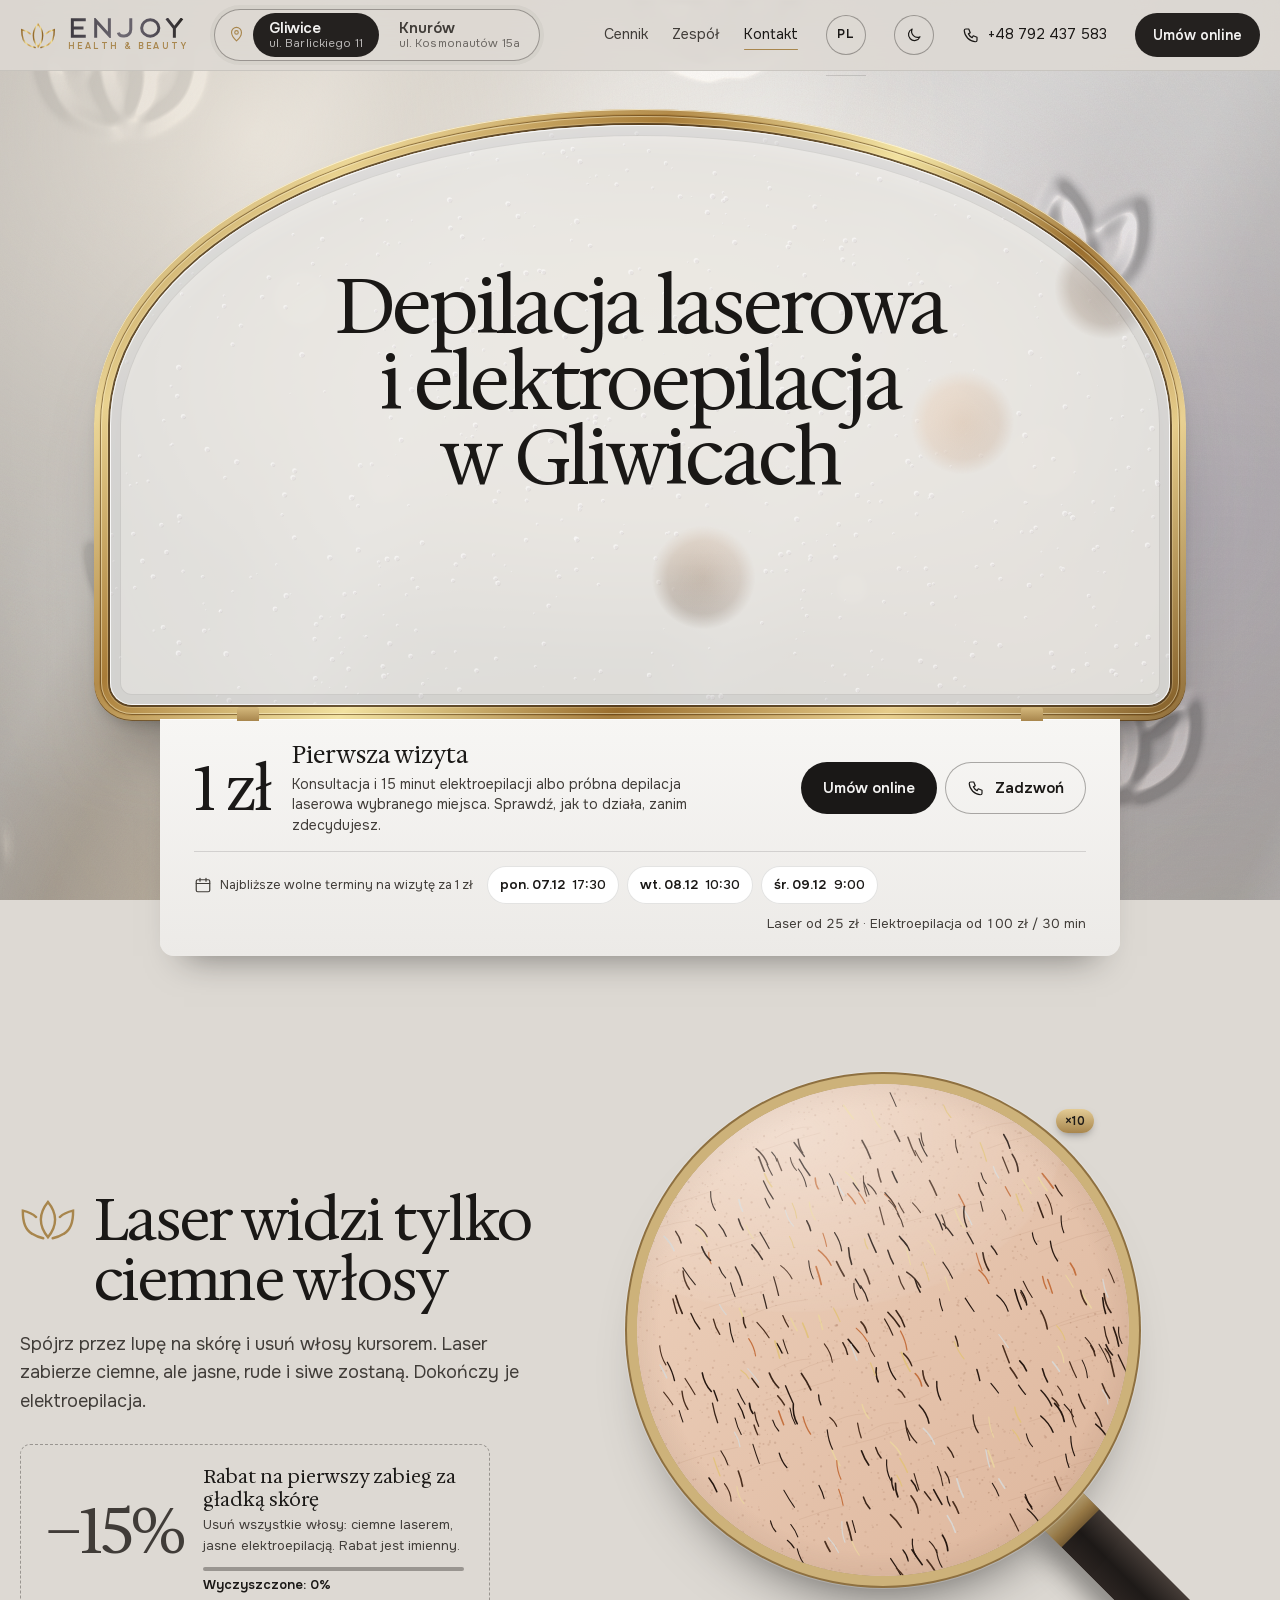
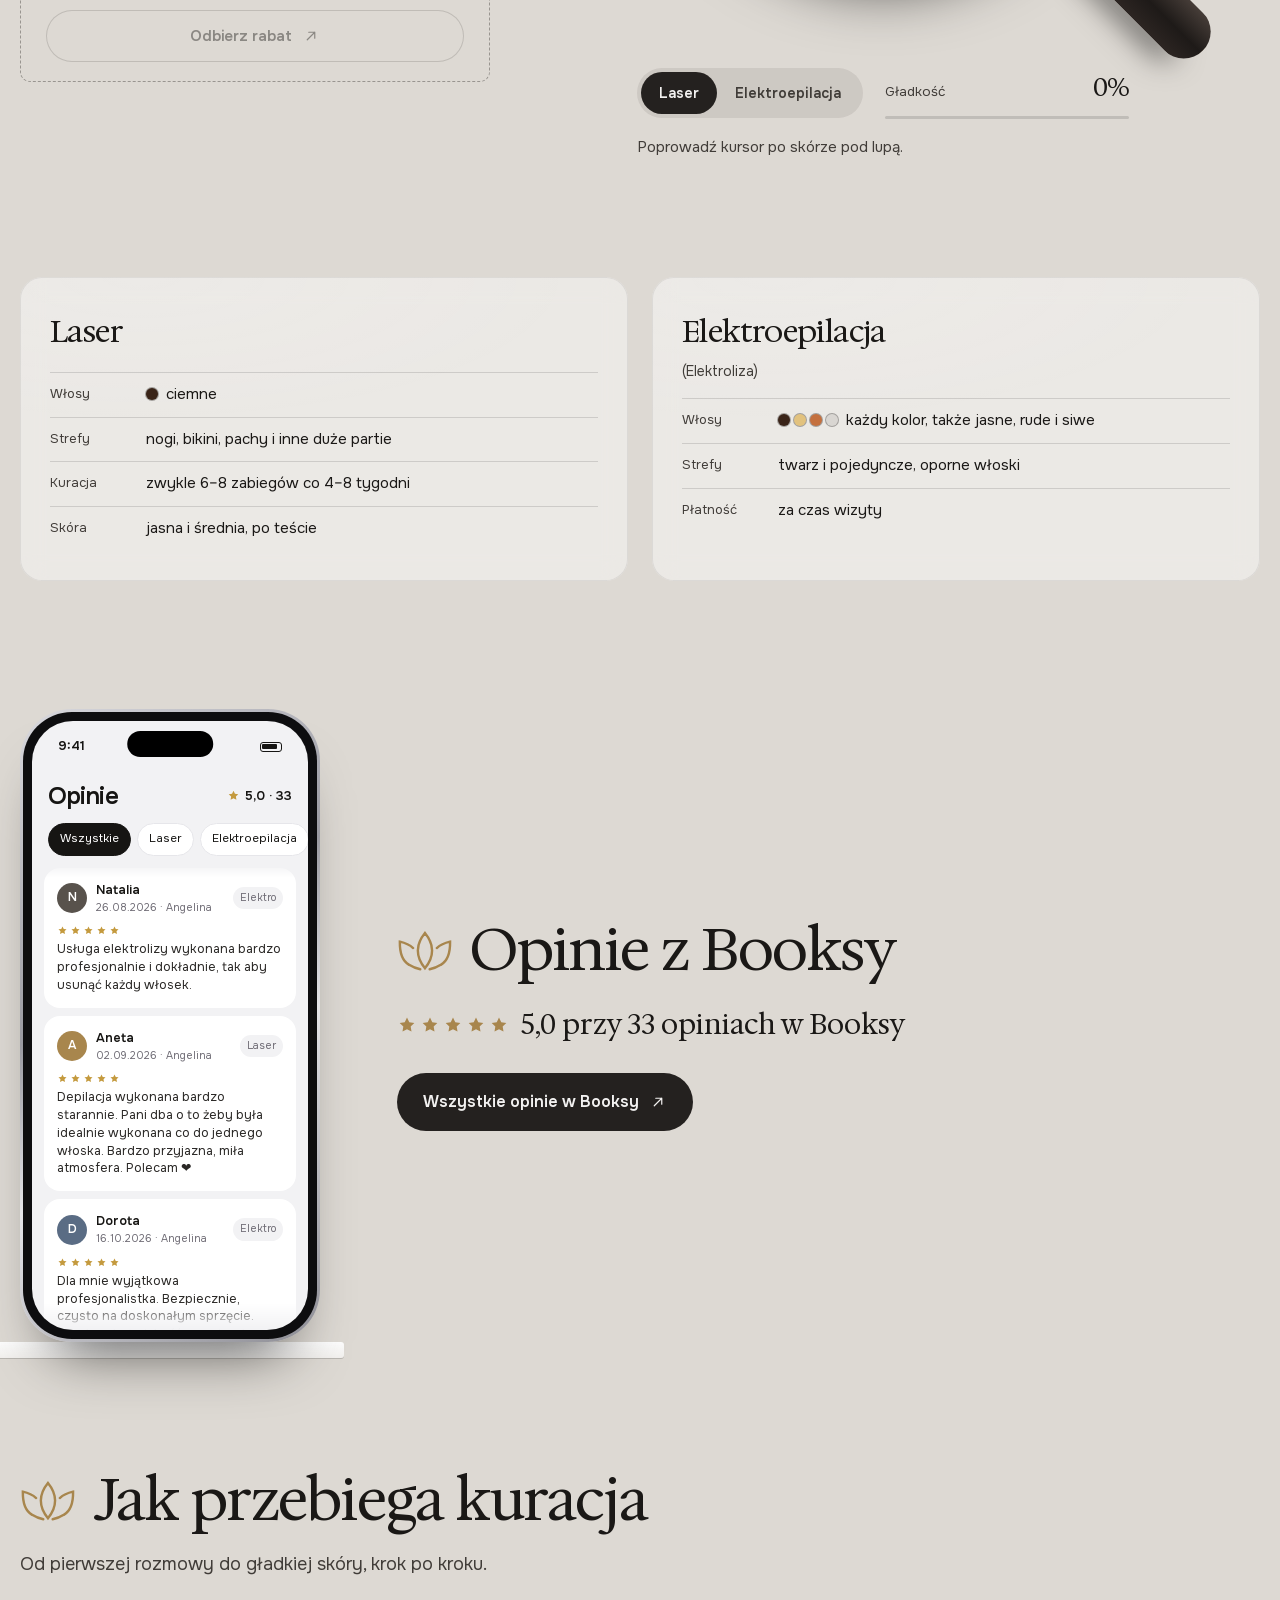
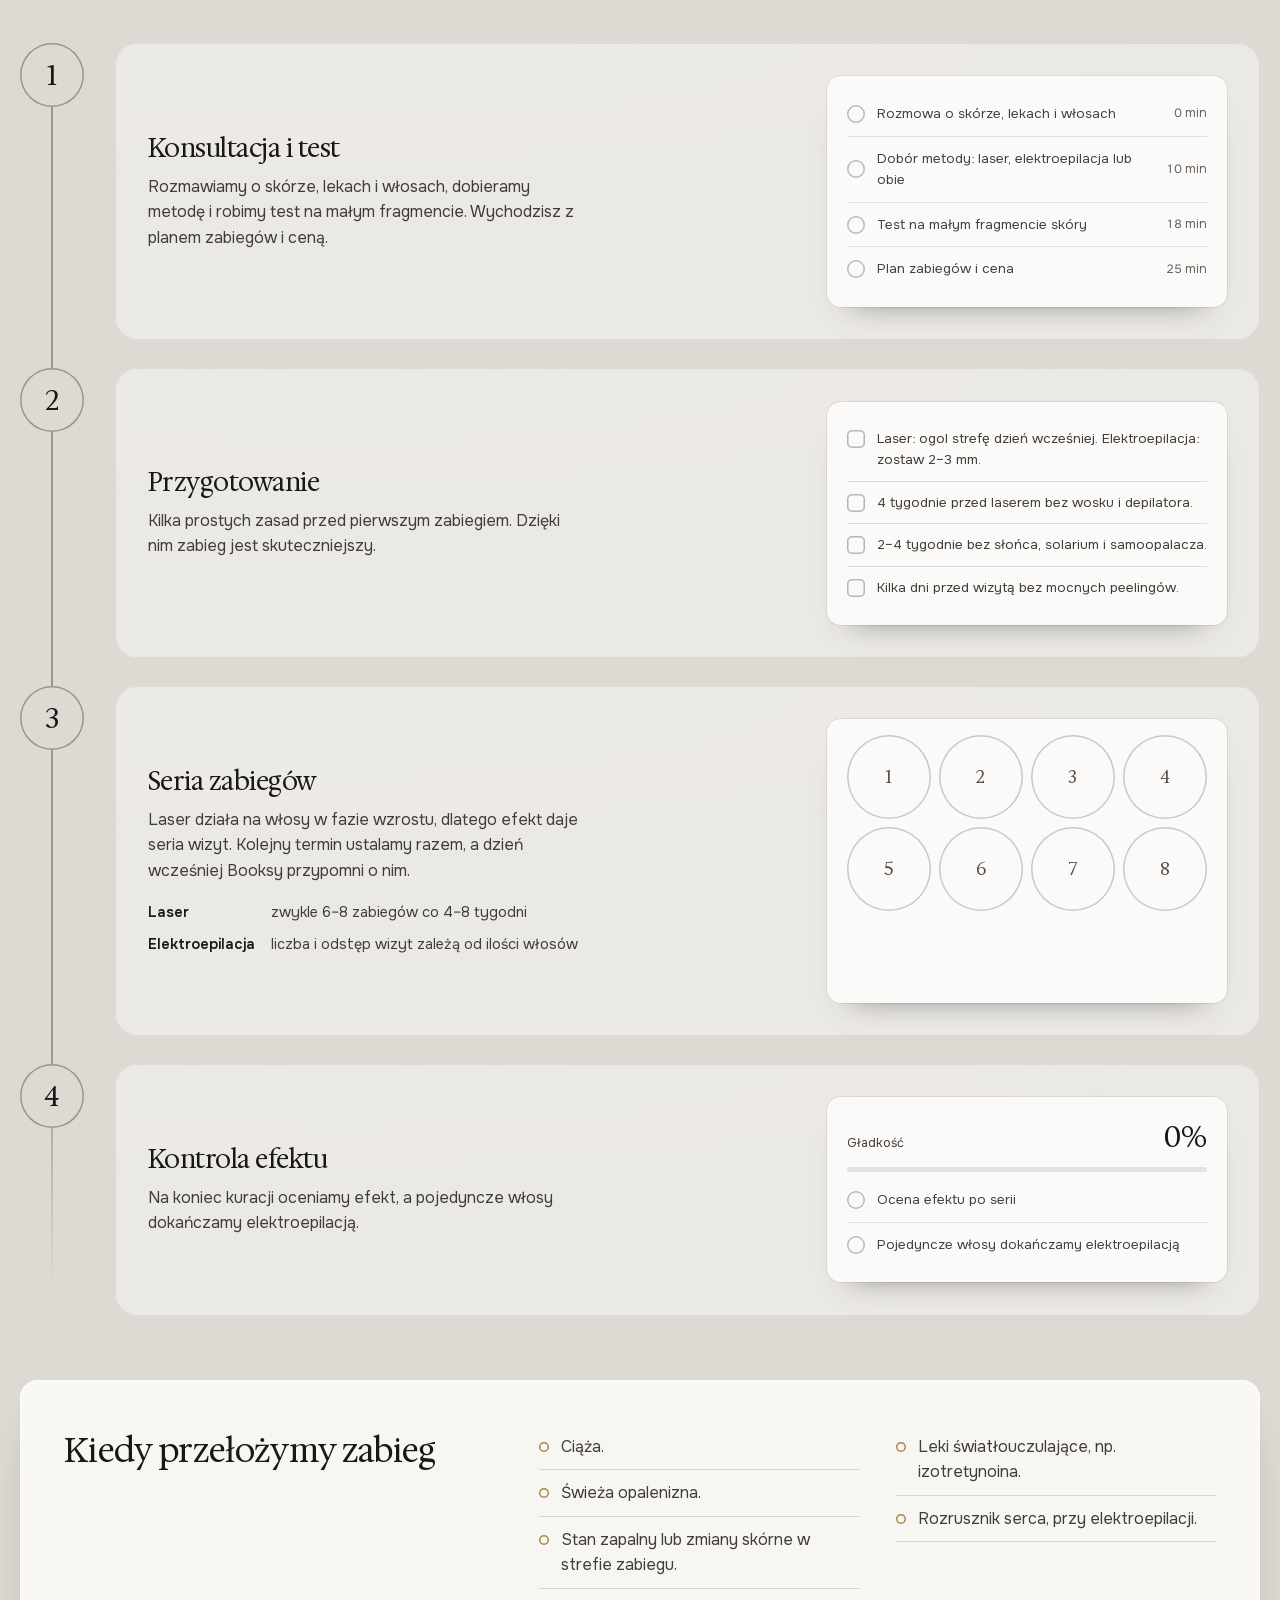
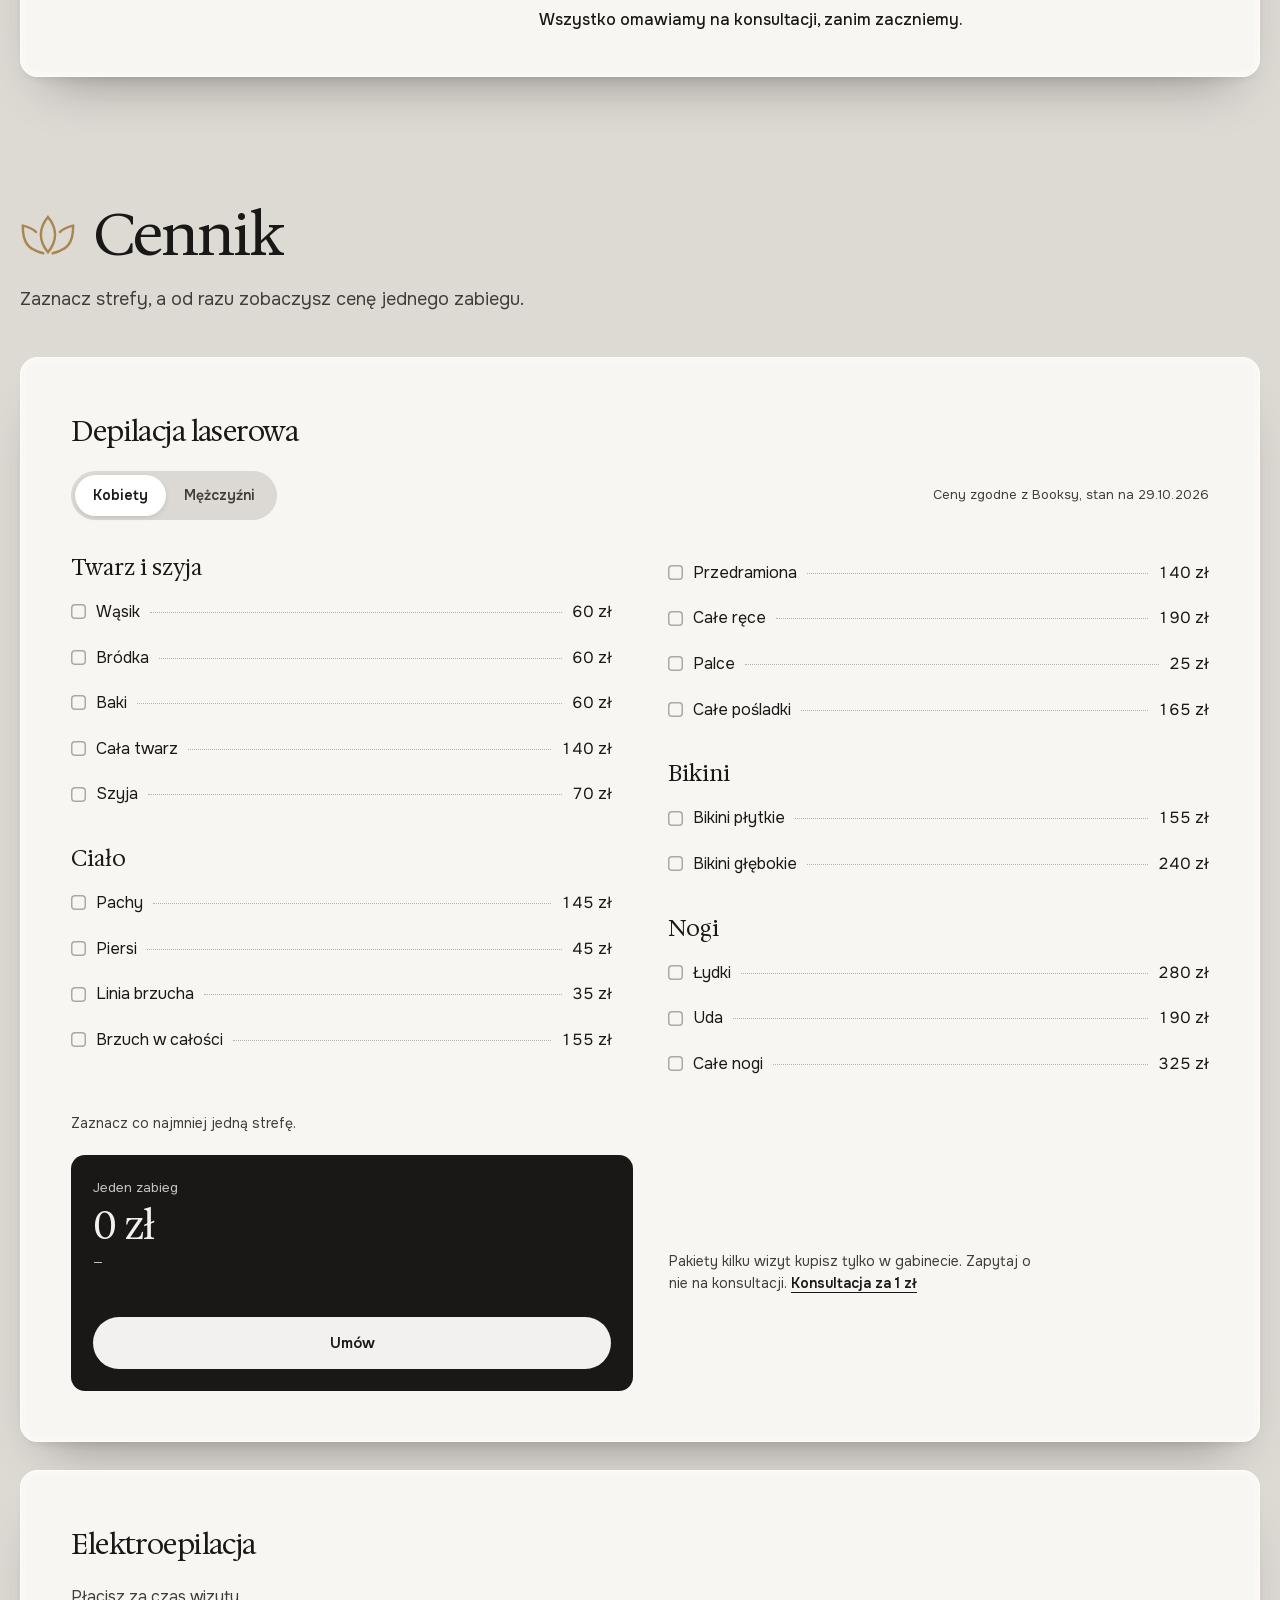
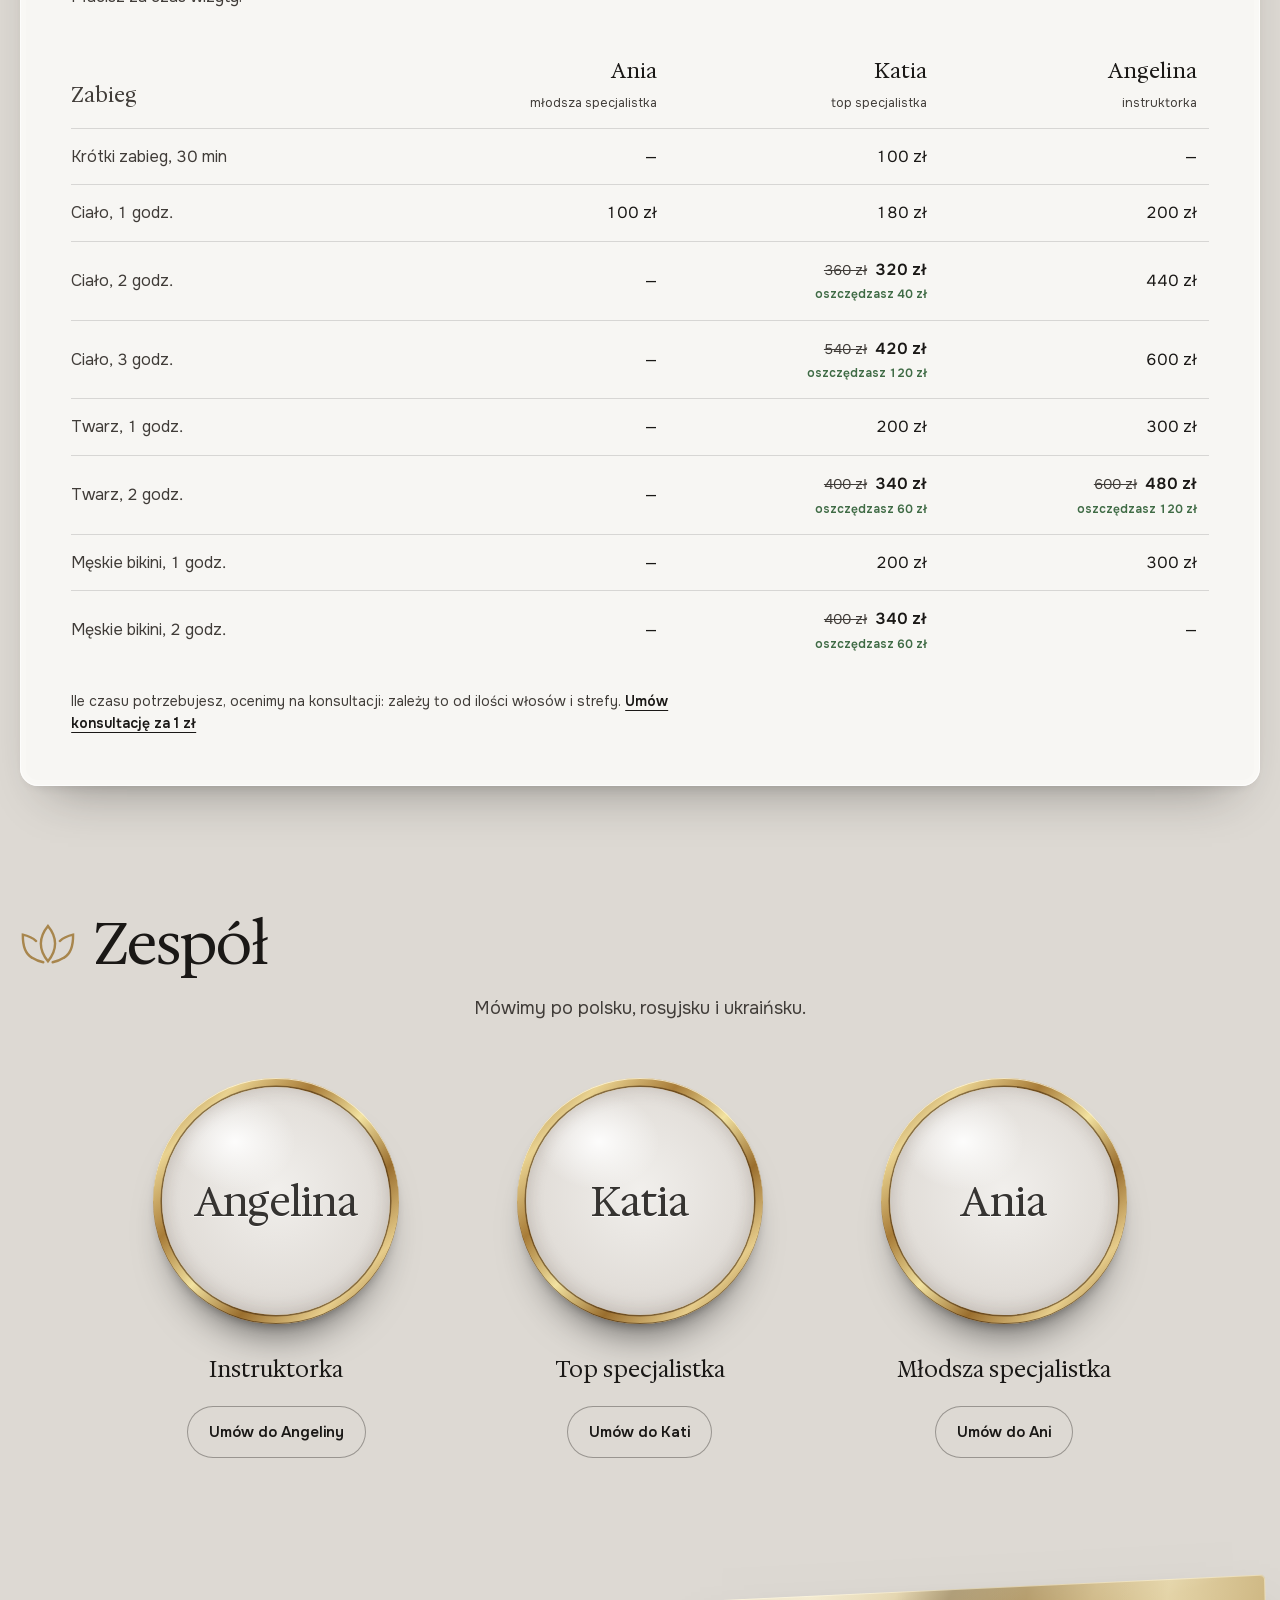
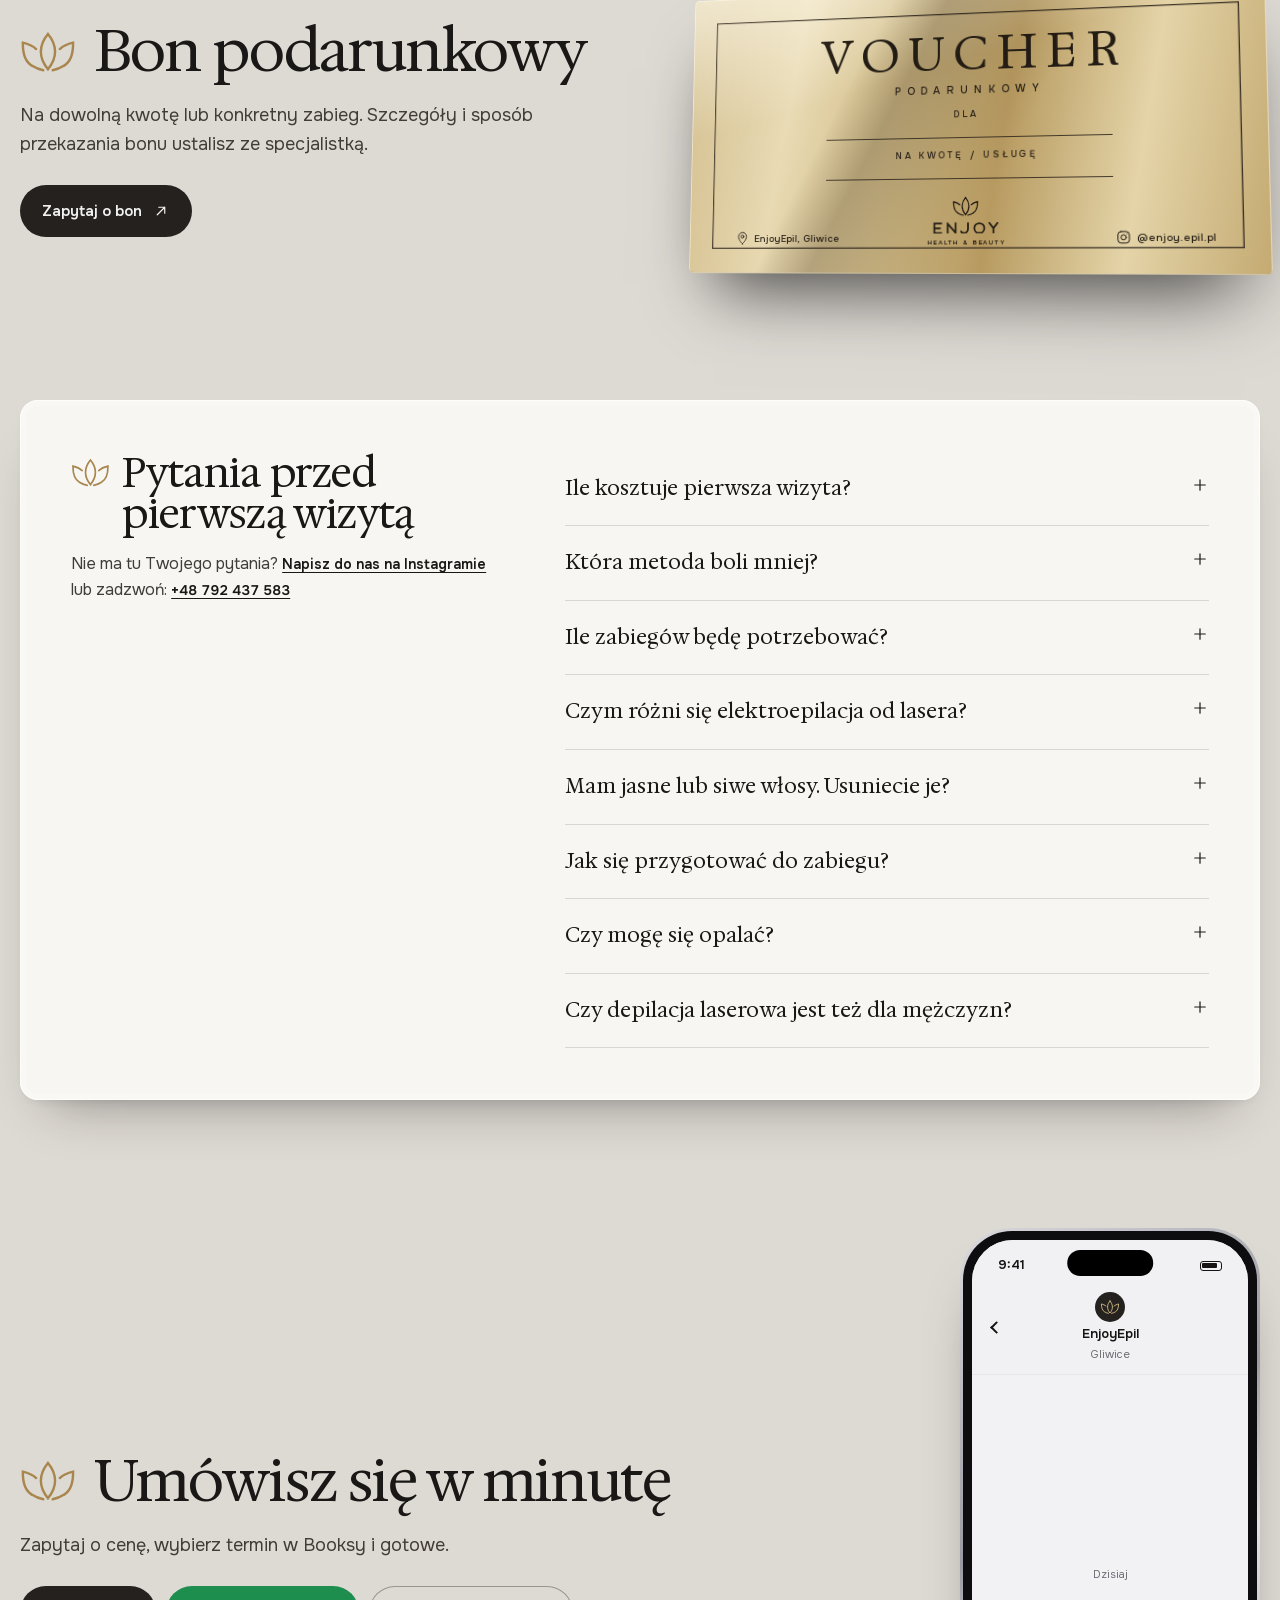
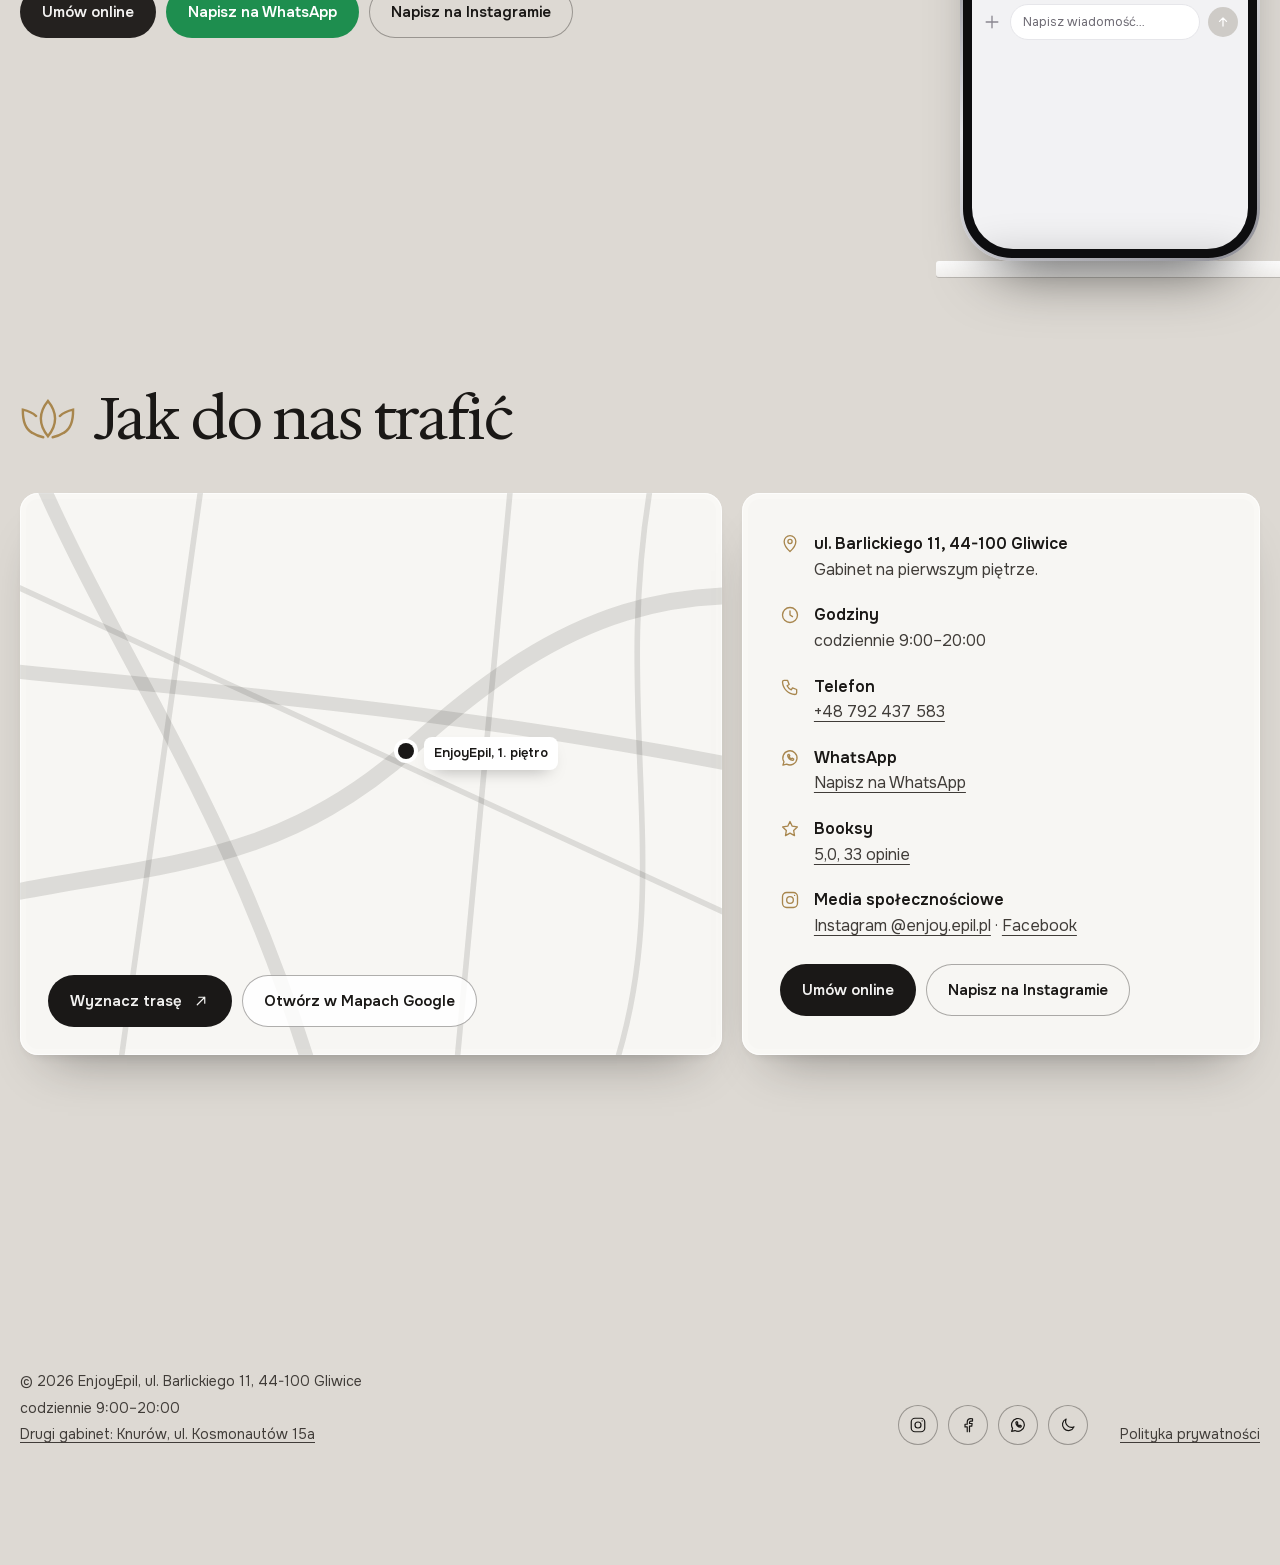
<file: index.html>
<!DOCTYPE html>
<html lang="pl">
<head>
<meta charset="utf-8">
<meta name="robots" content="noindex, nofollow">
<meta name="viewport" content="width=device-width, initial-scale=1, viewport-fit=cover">
<script>(function(){var t;try{t=localStorage.getItem("ee-theme")}catch(e){}if(t!=="light"&&t!=="dark")t=matchMedia("(prefers-color-scheme: light)").matches?"light":"dark";document.documentElement.dataset.theme=t})()</script>
<title>Depilacja laserowa i elektroepilacja Gliwice | EnjoyEpil</title>
<meta name="description" content="Depilacja laserowa i elektroepilacja (elektroliza) w Gliwicach. Laser na ciemne włosy, elektroepilacja na jasne, rude i siwe. Pierwsza wizyta za 1 zł.">
<link rel="canonical" href="https://enjoyepil.pl/">
<!--hreflang-->
<link rel="alternate" hreflang="pl" href="https://enjoyepil.pl/">
<link rel="alternate" hreflang="ru" href="https://enjoyepil.pl/ru/">
<link rel="alternate" hreflang="uk" href="https://enjoyepil.pl/uk/">
<link rel="alternate" hreflang="x-default" href="https://enjoyepil.pl/">
<meta property="og:locale:alternate" content="ru_RU">
<meta property="og:locale:alternate" content="uk_UA">
<!--/hreflang-->
<meta property="og:type" content="website">
<meta property="og:locale" content="pl_PL">
<meta property="og:site_name" content="EnjoyEpil">
<meta property="og:title" content="Depilacja laserowa i elektroepilacja Gliwice | EnjoyEpil">
<meta property="og:description" content="Laser na ciemne włosy, elektroepilacja na jasne, rude i siwe. Pierwsza wizyta za 1 zł. ul. Barlickiego 11, Gliwice.">
<meta property="og:url" content="https://enjoyepil.pl/">
<meta property="og:image" content="https://enjoyepil.pl/assets/og.png">
<meta property="og:image:width" content="1200">
<meta property="og:image:height" content="630">
<meta property="og:image:alt" content="EnjoyEpil Health &amp; Beauty, Gliwice">
<meta name="twitter:card" content="summary_large_image">
<meta name="theme-color" content="#0B0A0A" media="(prefers-color-scheme: dark)">
<meta name="theme-color" content="#DDD9D3" media="(prefers-color-scheme: light)">
<link rel="icon" href="assets/favicon.svg" type="image/svg+xml">
<link rel="icon" href="assets/favicon-48.png" sizes="48x48" type="image/png">
<link rel="apple-touch-icon" href="assets/apple-touch-icon.png">
<script type="application/ld+json">
{
 "@context": "https://schema.org",
 "@graph": [
  {
   "@type": "HealthAndBeautyBusiness",
   "@id": "https://enjoyepil.pl/#business",
   "name": "EnjoyEpil",
   "alternateName": [
    "Elektroliza. Elektroepilacja. EnjoyEpil Gliwice",
    "Enjoy Health & Beauty"
   ],
   "description": "Depilacja laserowa i elektroepilacja (elektroliza) w Gliwicach. Laser na ciemne włosy, elektroepilacja na jasne, rude i siwe. Pierwsza wizyta za 1 zł.",
   "url": "https://enjoyepil.pl/",
   "logo": "https://enjoyepil.pl/assets/logo.png",
   "image": "https://enjoyepil.pl/assets/og.png",
   "address": {
    "@type": "PostalAddress",
    "streetAddress": "ul. Norberta Barlickiego 11, I piętro",
    "addressLocality": "Gliwice",
    "postalCode": "44-100",
    "addressCountry": "PL"
   },
   "geo": {
    "@type": "GeoCoordinates",
    "latitude": 50.2978397,
    "longitude": 18.6723392
   },
   "hasMap": "https://maps.google.com/?cid=10845643352129414193",
   "telephone": "+48 792 437 583",
   "areaServed": {
    "@type": "City",
    "name": "Gliwice"
   },
   "openingHoursSpecification": [
    {
     "@type": "OpeningHoursSpecification",
     "dayOfWeek": [
      "Monday",
      "Tuesday",
      "Wednesday",
      "Thursday",
      "Friday",
      "Saturday",
      "Sunday"
     ],
     "opens": "09:00",
     "closes": "20:00"
    }
   ],
   "priceRange": "25–600 zł",
   "currenciesAccepted": "PLN",
   "knowsLanguage": [
    "pl",
    "ru",
    "uk"
   ],
   "sameAs": [
    "https://booksy.com/pl-pl/354616_elektroliza-elektroepilacja-enjoyepil-gliwice_depilacja_12795_gliwice",
    "https://www.instagram.com/enjoy.epil.pl/",
    "https://www.facebook.com/enjoyepil.poland/"
   ],
   "employee": [
    {
     "@type": "Person",
     "name": "Angelina",
     "jobTitle": "Instruktorka elektroepilacji"
    },
    {
     "@type": "Person",
     "name": "Katia",
     "jobTitle": "Top specjalistka"
    },
    {
     "@type": "Person",
     "name": "Ania",
     "jobTitle": "Młodsza specjalistka"
    }
   ],
   "potentialAction": {
    "@type": "ReserveAction",
    "target": "https://booksy.com/pl-pl/354616_elektroliza-elektroepilacja-enjoyepil-gliwice_depilacja_12795_gliwice",
    "name": "Umów wizytę w Booksy"
   },
   "hasOfferCatalog": {
    "@type": "OfferCatalog",
    "name": "Cennik",
    "itemListElement": [
     {
      "@type": "OfferCatalog",
      "name": "Konsultacja i 15 minut elektroepilacji albo próbna depilacja laserowa",
      "itemListElement": [
       {
        "@type": "Offer",
        "price": "1",
        "priceCurrency": "PLN",
        "itemOffered": {
         "@type": "Service",
         "name": "Konsultacja i 15 minut elektroepilacji albo próbna depilacja laserowa"
        }
       }
      ]
     },
     {
      "@type": "OfferCatalog",
      "name": "Depilacja laserowa kobiet",
      "itemListElement": [
       {
        "@type": "Offer",
        "price": "60",
        "priceCurrency": "PLN",
        "itemOffered": {
         "@type": "Service",
         "name": "Wąsik"
        }
       },
       {
        "@type": "Offer",
        "price": "60",
        "priceCurrency": "PLN",
        "itemOffered": {
         "@type": "Service",
         "name": "Bródka"
        }
       },
       {
        "@type": "Offer",
        "price": "60",
        "priceCurrency": "PLN",
        "itemOffered": {
         "@type": "Service",
         "name": "Baki"
        }
       },
       {
        "@type": "Offer",
        "price": "140",
        "priceCurrency": "PLN",
        "itemOffered": {
         "@type": "Service",
         "name": "Cała twarz"
        }
       },
       {
        "@type": "Offer",
        "price": "70",
        "priceCurrency": "PLN",
        "itemOffered": {
         "@type": "Service",
         "name": "Szyja"
        }
       },
       {
        "@type": "Offer",
        "price": "145",
        "priceCurrency": "PLN",
        "itemOffered": {
         "@type": "Service",
         "name": "Pachy"
        }
       },
       {
        "@type": "Offer",
        "price": "45",
        "priceCurrency": "PLN",
        "itemOffered": {
         "@type": "Service",
         "name": "Piersi"
        }
       },
       {
        "@type": "Offer",
        "price": "35",
        "priceCurrency": "PLN",
        "itemOffered": {
         "@type": "Service",
         "name": "Linia brzucha"
        }
       },
       {
        "@type": "Offer",
        "price": "155",
        "priceCurrency": "PLN",
        "itemOffered": {
         "@type": "Service",
         "name": "Brzuch w całości"
        }
       },
       {
        "@type": "Offer",
        "price": "140",
        "priceCurrency": "PLN",
        "itemOffered": {
         "@type": "Service",
         "name": "Przedramiona"
        }
       },
       {
        "@type": "Offer",
        "price": "190",
        "priceCurrency": "PLN",
        "itemOffered": {
         "@type": "Service",
         "name": "Całe ręce"
        }
       },
       {
        "@type": "Offer",
        "price": "25",
        "priceCurrency": "PLN",
        "itemOffered": {
         "@type": "Service",
         "name": "Palce"
        }
       },
       {
        "@type": "Offer",
        "price": "165",
        "priceCurrency": "PLN",
        "itemOffered": {
         "@type": "Service",
         "name": "Całe pośladki"
        }
       },
       {
        "@type": "Offer",
        "price": "155",
        "priceCurrency": "PLN",
        "itemOffered": {
         "@type": "Service",
         "name": "Bikini płytkie"
        }
       },
       {
        "@type": "Offer",
        "price": "240",
        "priceCurrency": "PLN",
        "itemOffered": {
         "@type": "Service",
         "name": "Bikini głębokie"
        }
       },
       {
        "@type": "Offer",
        "price": "280",
        "priceCurrency": "PLN",
        "itemOffered": {
         "@type": "Service",
         "name": "Łydki"
        }
       },
       {
        "@type": "Offer",
        "price": "190",
        "priceCurrency": "PLN",
        "itemOffered": {
         "@type": "Service",
         "name": "Uda"
        }
       },
       {
        "@type": "Offer",
        "price": "325",
        "priceCurrency": "PLN",
        "itemOffered": {
         "@type": "Service",
         "name": "Całe nogi"
        }
       }
      ]
     },
     {
      "@type": "OfferCatalog",
      "name": "Depilacja laserowa mężczyzn",
      "itemListElement": [
       {
        "@type": "Offer",
        "price": "80",
        "priceCurrency": "PLN",
        "itemOffered": {
         "@type": "Service",
         "name": "Konturowanie linii brody"
        }
       },
       {
        "@type": "Offer",
        "price": "170",
        "priceCurrency": "PLN",
        "itemOffered": {
         "@type": "Service",
         "name": "Cała twarz"
        }
       },
       {
        "@type": "Offer",
        "price": "90",
        "priceCurrency": "PLN",
        "itemOffered": {
         "@type": "Service",
         "name": "Szyja"
        }
       },
       {
        "@type": "Offer",
        "price": "190",
        "priceCurrency": "PLN",
        "itemOffered": {
         "@type": "Service",
         "name": "Pachy"
        }
       },
       {
        "@type": "Offer",
        "price": "175",
        "priceCurrency": "PLN",
        "itemOffered": {
         "@type": "Service",
         "name": "Ramiona"
        }
       },
       {
        "@type": "Offer",
        "price": "365",
        "priceCurrency": "PLN",
        "itemOffered": {
         "@type": "Service",
         "name": "Plecy w całości"
        }
       },
       {
        "@type": "Offer",
        "price": "230",
        "priceCurrency": "PLN",
        "itemOffered": {
         "@type": "Service",
         "name": "Bikini płytkie"
        }
       },
       {
        "@type": "Offer",
        "price": "310",
        "priceCurrency": "PLN",
        "itemOffered": {
         "@type": "Service",
         "name": "Bikini głębokie"
        }
       },
       {
        "@type": "Offer",
        "price": "320",
        "priceCurrency": "PLN",
        "itemOffered": {
         "@type": "Service",
         "name": "Łydki"
        }
       },
       {
        "@type": "Offer",
        "price": "435",
        "priceCurrency": "PLN",
        "itemOffered": {
         "@type": "Service",
         "name": "Nogi w całości"
        }
       }
      ]
     },
     {
      "@type": "OfferCatalog",
      "name": "Zestawy stref (depilacja laserowa kobiet)",
      "itemListElement": [
       {
        "@type": "Offer",
        "price": "295",
        "priceCurrency": "PLN",
        "itemOffered": {
         "@type": "Service",
         "name": "Bikini głębokie + pachy"
        }
       },
       {
        "@type": "Offer",
        "price": "465",
        "priceCurrency": "PLN",
        "itemOffered": {
         "@type": "Service",
         "name": "Bikini głębokie + pachy + łydki"
        }
       },
       {
        "@type": "Offer",
        "price": "495",
        "priceCurrency": "PLN",
        "itemOffered": {
         "@type": "Service",
         "name": "Bikini głębokie + pachy + całe nogi"
        }
       }
      ]
     },
     {
      "@type": "OfferCatalog",
      "name": "Elektroepilacja (elektroliza)",
      "itemListElement": [
       {
        "@type": "Offer",
        "price": "100",
        "priceCurrency": "PLN",
        "itemOffered": {
         "@type": "Service",
         "name": "Elektroepilacja: Krótki zabieg, 30 min (Katia, top specjalistka)"
        }
       },
       {
        "@type": "Offer",
        "price": "100",
        "priceCurrency": "PLN",
        "itemOffered": {
         "@type": "Service",
         "name": "Elektroepilacja: Ciało, 1 godz. (Ania, młodsza specjalistka)"
        }
       },
       {
        "@type": "Offer",
        "price": "180",
        "priceCurrency": "PLN",
        "itemOffered": {
         "@type": "Service",
         "name": "Elektroepilacja: Ciało, 1 godz. (Katia, top specjalistka)"
        }
       },
       {
        "@type": "Offer",
        "price": "200",
        "priceCurrency": "PLN",
        "itemOffered": {
         "@type": "Service",
         "name": "Elektroepilacja: Ciało, 1 godz. (Angelina, instruktorka)"
        }
       },
       {
        "@type": "Offer",
        "price": "320",
        "priceCurrency": "PLN",
        "itemOffered": {
         "@type": "Service",
         "name": "Elektroepilacja: Ciało, 2 godz. (Katia, top specjalistka)"
        }
       },
       {
        "@type": "Offer",
        "price": "440",
        "priceCurrency": "PLN",
        "itemOffered": {
         "@type": "Service",
         "name": "Elektroepilacja: Ciało, 2 godz. (Angelina, instruktorka)"
        }
       },
       {
        "@type": "Offer",
        "price": "420",
        "priceCurrency": "PLN",
        "itemOffered": {
         "@type": "Service",
         "name": "Elektroepilacja: Ciało, 3 godz. (Katia, top specjalistka)"
        }
       },
       {
        "@type": "Offer",
        "price": "600",
        "priceCurrency": "PLN",
        "itemOffered": {
         "@type": "Service",
         "name": "Elektroepilacja: Ciało, 3 godz. (Angelina, instruktorka)"
        }
       },
       {
        "@type": "Offer",
        "price": "200",
        "priceCurrency": "PLN",
        "itemOffered": {
         "@type": "Service",
         "name": "Elektroepilacja: Twarz, 1 godz. (Katia, top specjalistka)"
        }
       },
       {
        "@type": "Offer",
        "price": "300",
        "priceCurrency": "PLN",
        "itemOffered": {
         "@type": "Service",
         "name": "Elektroepilacja: Twarz, 1 godz. (Angelina, instruktorka)"
        }
       },
       {
        "@type": "Offer",
        "price": "340",
        "priceCurrency": "PLN",
        "itemOffered": {
         "@type": "Service",
         "name": "Elektroepilacja: Twarz, 2 godz. (Katia, top specjalistka)"
        }
       },
       {
        "@type": "Offer",
        "price": "480",
        "priceCurrency": "PLN",
        "itemOffered": {
         "@type": "Service",
         "name": "Elektroepilacja: Twarz, 2 godz. (Angelina, instruktorka)"
        }
       },
       {
        "@type": "Offer",
        "price": "200",
        "priceCurrency": "PLN",
        "itemOffered": {
         "@type": "Service",
         "name": "Elektroepilacja: Męskie bikini, 1 godz. (Katia, top specjalistka)"
        }
       },
       {
        "@type": "Offer",
        "price": "300",
        "priceCurrency": "PLN",
        "itemOffered": {
         "@type": "Service",
         "name": "Elektroepilacja: Męskie bikini, 1 godz. (Angelina, instruktorka)"
        }
       },
       {
        "@type": "Offer",
        "price": "340",
        "priceCurrency": "PLN",
        "itemOffered": {
         "@type": "Service",
         "name": "Elektroepilacja: Męskie bikini, 2 godz. (Katia, top specjalistka)"
        }
       }
      ]
     }
    ]
   }
  },
  {
   "@type": "WebSite",
   "@id": "https://enjoyepil.pl/#website",
   "url": "https://enjoyepil.pl/",
   "name": "EnjoyEpil",
   "inLanguage": "pl-PL",
   "publisher": {
    "@id": "https://enjoyepil.pl/#business"
   }
  },
  {
   "@type": "FAQPage",
   "@id": "https://enjoyepil.pl/#faq",
   "mainEntity": [
    {
     "@type": "Question",
     "name": "Ile kosztuje pierwsza wizyta?",
     "acceptedAnswer": {
      "@type": "Answer",
      "text": "1 zł. Do wyboru: konsultacja i 15 minut elektroepilacji albo próbna depilacja laserowa wybranego miejsca. Sprawdzisz, jak działa metoda, zanim zdecydujesz."
     }
    },
    {
     "@type": "Question",
     "name": "Która metoda boli mniej?",
     "acceptedAnswer": {
      "@type": "Answer",
      "text": "Laser z chłodzoną głowicą większość osób opisuje jako ciepło i mrowienie. Elektroepilacja jest bardziej odczuwalna, ale wizyty są krótkie, a moc dobieramy do strefy."
     }
    },
    {
     "@type": "Question",
     "name": "Ile zabiegów będę potrzebować?",
     "acceptedAnswer": {
      "@type": "Answer",
      "text": "Przy laserze zwykle 6–8 zabiegów co 4–8 tygodni. Przy elektroepilacji liczba wizyt zależy od ilości włosów. Plan ustalamy na konsultacji."
     }
    },
    {
     "@type": "Question",
     "name": "Czym różni się elektroepilacja od lasera?",
     "acceptedAnswer": {
      "@type": "Answer",
      "text": "Laser działa na ciemny barwnik i szybko obejmuje duże partie ciała. Elektroepilacja niszczy cebulkę każdego włosa osobno, więc działa na każdy kolor, także jasny, rudy i siwy. Elektroliza to inna nazwa elektroepilacji."
     }
    },
    {
     "@type": "Question",
     "name": "Mam jasne lub siwe włosy. Usuniecie je?",
     "acceptedAnswer": {
      "@type": "Answer",
      "text": "Tak, elektroepilacją. Laser nie widzi jasnych, rudych ani siwych włosów, bo mają za mało barwnika. Elektroepilacja usuwa je włos po włosie, także na twarzy."
     }
    },
    {
     "@type": "Question",
     "name": "Jak się przygotować do zabiegu?",
     "acceptedAnswer": {
      "@type": "Answer",
      "text": "Przed laserem ogol strefę dzień wcześniej, przed elektroepilacją zostaw 2–3 mm włosa. Na 4 tygodnie przed laserem odstaw wosk i depilator, a przez 2–4 tygodnie unikaj słońca i samoopalacza."
     }
    },
    {
     "@type": "Question",
     "name": "Czy mogę się opalać?",
     "acceptedAnswer": {
      "@type": "Answer",
      "text": "Przed laserem i po nim przez 2–4 tygodnie unikaj słońca, solarium i samoopalacza. Między wizytami używaj kremu z filtrem SPF 50."
     }
    },
    {
     "@type": "Question",
     "name": "Czy depilacja laserowa jest też dla mężczyzn?",
     "acceptedAnswer": {
      "@type": "Answer",
      "text": "Tak. Mamy osobny cennik stref dla mężczyzn, między innymi konturowanie linii brody, plecy, ramiona i nogi. Elektroepilacją usuwamy też włosy w okolicy męskiego bikini."
     }
    }
   ]
  }
 ]
}
</script>
<!-- fonts are served from the site (assets/fonts), nothing is loaded from Google -->
<link href="assets/fonts/fonts.css" rel="stylesheet">
<style>
:root{
  --wall:#0B0A0A;--tile:#1A1817;--tile-2:#22201E;--tile-3:#2A2725;--grout:#0E0D0C;--on-tile:#F2F1F0;--on-tile-2:#C9C5C1;
  --fog:#E9E8E5;--fog-2:#DCD9D5;--ink:#1A1816;--ink-2:#403C38;--line:rgba(26,24,22,.14);
  --brass:#A8864D;--brass-hi:#D6BA7E;--brass-ink:#2A1C10;
  --glass:rgba(250,248,246,.72);
  /* wall-dependent tokens: dark velvet by default, light morning wall under [data-theme="light"] */
  --on-wall:#F2F1F0;--on-wall-2:#C9C5C1;--wall-line:rgba(242,241,240,.14);--wall-line-2:rgba(242,241,240,.4);--wall-hover:rgba(242,241,240,.08);
  --wall-btn:#F2F1F0;--wall-btn-ink:#24211F;--wall-accent:#D6BA7E;--wall-pill:rgba(0,0,0,.22);--chrome:#100F0E;--chrome-line:rgba(255,255,255,.06);
  --card:rgba(255,255,255,.045);--card-edge:rgba(255,255,255,.08);--card-ink:#F2F1F0;--card-ink-2:#C9C5C1;--card-ui-edge:rgba(255,255,255,.4);--mirror:#E9E8E5;--mirror-drop:rgba(5,4,4,.6);--mirror-drop-2:rgba(5,4,4,.4);
  --glow:rgba(214,186,126,.10);--glow-2:rgba(214,186,126,.03);--lamp:rgba(214,186,126,.13);
  --m1:rgba(34,32,30,.7);--m2:rgba(24,23,21,.7);--m3:rgba(150,104,62,.26);--m4:rgba(214,186,126,.16);--m5:rgba(4,4,4,.7);--m6:rgba(29,27,25,.55);--sheen:rgba(255,232,214,.065);
  --engrave:rgba(242,241,240,.07);--engrave-hi:rgba(255,255,255,.07);--engrave-lo:rgba(0,0,0,.4);
  --grain:url("data:image/svg+xml,%3Csvg xmlns='http://www.w3.org/2000/svg' width='220' height='220'%3E%3Cfilter id='n'%3E%3CfeTurbulence type='fractalNoise' baseFrequency='.85' numOctaves='3' stitchTiles='stitch'/%3E%3CfeColorMatrix values='0 0 0 0 1 0 0 0 0 1 0 0 0 0 1 0 0 0 .07 0'/%3E%3C/filter%3E%3Crect width='100%25' height='100%25' filter='url(%23n)'/%3E%3C/svg%3E");
  --wall-light:radial-gradient(70% 55% at 18% 0%,rgba(214,186,126,.11),transparent 70%),radial-gradient(60% 55% at 100% 45%,rgba(44,41,38,.2),transparent 70%),radial-gradient(80% 60% at 0% 100%,rgba(9,8,8,.55),transparent 70%);
  --r:14px;--rs:10px;
  --f-d:"Hedvig Letters Serif",Georgia,"Times New Roman",serif;
  --f-b:"Onest",system-ui,-apple-system,"Segoe UI",sans-serif;
  --ease:cubic-bezier(.16,1,.3,1);
  --sec:clamp(72px,10vw,150px);
  box-sizing:border-box;padding-top:env(safe-area-inset-top,0px);padding-bottom:env(safe-area-inset-bottom,0px);
  color-scheme:light;
}
:root[data-theme="light"]{
  --wall:#DDD9D3;--on-wall:#1A1816;--on-wall-2:#403C38;--wall-line:rgba(26,24,22,.14);--wall-line-2:rgba(26,24,22,.35);--wall-hover:rgba(26,24,22,.06);
  --wall-btn:#24211F;--wall-btn-ink:#F2F1F0;--wall-accent:#A8864D;--wall-pill:rgba(26,24,22,.08);--chrome:#DDD9D3;--chrome-line:rgba(26,24,22,.1);
  --card:rgba(255,255,255,.42);--card-edge:rgba(26,24,22,.07);--card-ink:#1A1816;--card-ink-2:#403C38;--card-ui-edge:rgba(26,24,22,.08);--mirror:#F7F6F3;--mirror-drop:rgba(23,22,20,.42);--mirror-drop-2:rgba(23,22,20,.16);
  --glow:rgba(255,255,255,.55);--glow-2:rgba(255,255,255,.15);--lamp:rgba(255,248,236,.7);
  --m1:rgba(186,181,176,.42);--m2:rgba(178,170,204,.36);--m3:rgba(232,204,162,.48);--m4:rgba(255,255,255,.75);--m5:rgba(144,136,128,.22);--m6:rgba(214,190,176,.4);--sheen:rgba(255,255,255,.3);
  --engrave:rgba(26,24,22,.11);--engrave-hi:rgba(255,255,255,.85);--engrave-lo:rgba(26,24,22,.16);
  --grain:url("data:image/svg+xml,%3Csvg xmlns='http://www.w3.org/2000/svg' width='220' height='220'%3E%3Cfilter id='n'%3E%3CfeTurbulence type='fractalNoise' baseFrequency='.85' numOctaves='3' stitchTiles='stitch'/%3E%3CfeColorMatrix values='0 0 0 0 .16 0 0 0 0 .1 0 0 0 0 .15 0 0 0 .06 0'/%3E%3C/filter%3E%3Crect width='100%25' height='100%25' filter='url(%23n)'/%3E%3C/svg%3E");
  --wall-light:linear-gradient(118deg,transparent 0 30%,rgba(255,255,255,.45) 38%,transparent 47%,transparent 53%,rgba(255,255,255,.32) 60%,transparent 69%),radial-gradient(70% 60% at 88% 0%,rgba(255,255,255,.95),transparent 70%),radial-gradient(60% 50% at 0% 100%,rgba(36,33,31,.10),transparent 70%);
  scrollbar-color:#B4AEA9 #DDD9D3}
:root[data-theme="light"] .shelf{box-shadow:0 1px 0 rgba(255,255,255,.9) inset,0 24px 34px -24px rgba(23,22,20,.5)}
:root[data-theme="light"] .stagep .glassshelf{background:linear-gradient(180deg,rgba(255,255,255,.95),rgba(255,255,255,.6));box-shadow:0 1px 0 rgba(26,24,22,.18),0 18px 26px -14px rgba(23,22,20,.5)}
:root[data-theme="light"] .frame{box-shadow:inset 0 1px 0 rgba(255,250,230,.75),inset 0 -1px 0 rgba(60,36,10,.6),inset 0 0 0 5px rgba(255,240,200,.12),0 50px 70px -36px rgba(23,22,20,.5),0 8px 18px -10px rgba(23,22,20,.35)}
*,*::before,*::after{box-sizing:inherit}
html{scroll-padding-top:calc(env(safe-area-inset-top,0px) + 84px);scroll-behavior:smooth;overflow-x:clip}
body{margin:0;background-color:var(--wall);color:var(--on-wall);font-family:var(--f-b);font-size:16px;line-height:1.6;-webkit-font-smoothing:antialiased;overflow-x:clip;
  background-image:var(--wall-light);background-attachment:fixed}
/* living velvet: large soft gradient fields drifting slowly behind the whole page, a satin sheen and grain on top */
.mesh{position:fixed;inset:0;z-index:-4;overflow:hidden;pointer-events:none}
.mesh i{position:absolute;border-radius:50%;will-change:transform}
.mesh .m1{width:85vmax;height:85vmax;left:-30vmax;top:-35vmax;background:radial-gradient(closest-side,var(--m1),transparent);animation:mA 46s ease-in-out infinite alternate}
.mesh .m2{width:75vmax;height:75vmax;right:-30vmax;top:5vh;background:radial-gradient(closest-side,var(--m2),transparent);animation:mB 58s ease-in-out infinite alternate}
.mesh .m3{width:65vmax;height:65vmax;left:-15vmax;bottom:-35vmax;background:radial-gradient(closest-side,var(--m3),transparent);animation:mC 64s ease-in-out infinite alternate}
.mesh .m4{width:50vmax;height:50vmax;left:30vw;top:-20vmax;background:radial-gradient(closest-side,var(--m4),transparent);animation:mD 40s ease-in-out infinite alternate}
.mesh .m5{width:90vmax;height:90vmax;right:-40vmax;bottom:-50vmax;background:radial-gradient(closest-side,var(--m5),transparent);animation:mB 72s ease-in-out infinite alternate-reverse}
.mesh .m6{width:55vmax;height:55vmax;left:35vw;top:45vh;background:radial-gradient(closest-side,var(--m6),transparent);animation:mA 52s ease-in-out infinite alternate-reverse}
.mesh .sh{inset:-30% -60%;border-radius:0;background:repeating-linear-gradient(115deg,transparent 0 7%,var(--sheen) 10%,transparent 13%,transparent 21%,var(--sheen) 23%,transparent 26%);animation:sh 90s ease-in-out infinite alternate}
@keyframes mA{to{transform:translate(22vw,16vh) scale(1.18)}}
@keyframes mB{to{transform:translate(-20vw,22vh) scale(.88)}}
@keyframes mC{to{transform:translate(26vw,-18vh) scale(1.22)}}
@keyframes mD{to{transform:translate(-24vw,26vh) scale(1.3)}}
@keyframes sh{to{transform:translateX(18%)}}
.grainl{position:fixed;inset:0;z-index:-3;pointer-events:none;background-image:var(--grain);background-size:220px 220px}
/* embossed velvet: lotus relief pressed into the wall, lit by a point light that follows the cursor.
   Rendered at half size and scaled up: cheaper, and the softness suits velvet. */
.relief{position:fixed;left:0;top:0;width:50vw;height:50vh;transform:scale(2);transform-origin:0 0;z-index:-3;pointer-events:none;mix-blend-mode:soft-light;opacity:.75}
:root[data-theme="light"] .relief{mix-blend-mode:multiply;opacity:.32}
/* lamp light that drifts down the wall with scroll: warm at the hero, deeper at prices, warm again at contact */
.lamp{position:fixed;left:0;top:0;width:110vmax;height:110vmax;margin:-55vmax 0 0 -55vmax;border-radius:50%;pointer-events:none;z-index:-2;
  background:radial-gradient(closest-side,var(--lamp),transparent);transform:translate(20vw,15vh);will-change:transform,opacity}
/* warm light that follows the cursor across the wall */
.glow{position:fixed;left:0;top:0;width:680px;height:680px;margin:-340px 0 0 -340px;border-radius:50%;pointer-events:none;z-index:-1;
  background:radial-gradient(closest-side,var(--glow),var(--glow-2) 55%,transparent);transform:translate(-999px,-999px);transition:transform .7s var(--ease)}
::selection{background:var(--brass-hi);color:var(--brass-ink)}
:focus-visible{outline:2px solid var(--wall-accent);outline-offset:3px;border-radius:4px}
html{scrollbar-color:var(--tile-3) var(--grout)}
a{color:inherit;text-underline-offset:.22em;text-decoration-thickness:1px}
img,svg,canvas{display:block;max-width:100%}
button{font:inherit;color:inherit}
.wrap{width:min(1240px,100% - 40px);margin-inline:auto}
.ico{width:18px;height:18px;flex:none;stroke:currentColor;fill:none;stroke-width:1.6;stroke-linecap:round;stroke-linejoin:round}
.tag{font:500 11.5px/1.35 var(--f-b);background:rgba(255,255,255,.92);color:#2b2b2b;padding:5px 8px;border-radius:6px;display:inline-block}
.tag.abs{position:absolute;left:12px;bottom:12px;z-index:6;max-width:calc(100% - 24px)}
.num{font-variant-numeric:tabular-nums}
h1,h2,h3{font-family:var(--f-d);font-weight:400;letter-spacing:-.02em;margin:0;text-wrap:balance}
h2{font-size:clamp(34px,4.6vw,64px);line-height:1.02}
.lead{font-size:clamp(17px,1.4vw,19px);line-height:1.6;max-width:56ch;margin:20px 0 0}
.on-tile .lead,.on-tile p{color:var(--on-wall-2)}
.btn{display:inline-flex;align-items:center;gap:10px;border:0;cursor:pointer;text-decoration:none;font-weight:600;font-size:15px;padding:14px 22px;border-radius:999px;background:var(--tile);color:var(--on-tile);transition:background .35s var(--ease),color .35s var(--ease),transform .35s var(--ease);white-space:nowrap}
.btn:hover{background:var(--brass-hi);color:var(--brass-ink)}
.btn:active{transform:translateY(1px)}
.btn.ghost{background:transparent;color:var(--ink);box-shadow:inset 0 0 0 1px rgba(26,24,22,.35)}
.btn.ghost:hover{background:rgba(26,24,22,.06);color:var(--ink)}
.on-tile .btn{background:var(--wall-btn);color:var(--wall-btn-ink)}
.on-tile .btn:hover{background:var(--brass-hi);color:var(--brass-ink)}
.on-tile .btn.ghost{background:transparent;color:var(--on-wall);box-shadow:inset 0 0 0 1px var(--wall-line-2)}
.on-tile .btn.ghost:hover{background:var(--wall-hover)}
.on-tile .mirror .btn{background:var(--tile);color:var(--on-tile)}
.on-tile .mirror .btn:hover{background:var(--brass-hi);color:var(--brass-ink)}
.on-tile .mirror .btn.ghost{background:transparent;color:var(--ink);box-shadow:inset 0 0 0 1px rgba(26,24,22,.35)}
.on-tile .mirror .btn.ghost:hover{background:rgba(26,24,22,.06)}
.on-tile .mirror .plan.res .btn{background:var(--on-tile);color:var(--tile)}
.on-tile .mirror .plan.mid .btn{background:transparent;color:var(--ink);box-shadow:inset 0 0 0 1px rgba(26,24,22,.35)}
.on-tile .mirror .plan.mid .btn:hover{background:rgba(26,24,22,.06)}
/* a mirror panel mounted on the tile wall */
.mirror{position:relative;background:var(--mirror);color:var(--ink);border-radius:18px;
  box-shadow:inset 0 0 0 1px rgba(255,255,255,.7),inset 0 0 0 6px rgba(255,255,255,.18),0 30px 50px -30px var(--mirror-drop),0 6px 14px -8px var(--mirror-drop-2)}
.mirror p{color:var(--ink-2)}

/* header */
header.top{position:sticky;top:env(safe-area-inset-top,0px);z-index:40;background:color-mix(in srgb,var(--chrome) 88%,transparent);backdrop-filter:blur(14px);border-bottom:1px solid var(--chrome-line)}
body::before{content:"";position:fixed;inset:0 0 auto;height:env(safe-area-inset-top,0px);z-index:41;background:var(--chrome)}
.nav{display:flex;align-items:center;gap:28px;height:70px}
.logo{display:flex;flex:none;align-items:center;gap:12px;text-decoration:none;color:var(--on-wall)}
.logo .lt{width:36px;height:27px;--lotus:url(#lotusGold)}
.logo .lw{display:grid;gap:5px;justify-items:center}
.logo .en{width:116px;height:20px;--enjoy:url(#enjoySilver)}
.logo .hb{font:600 8.6px/1 var(--f-b);letter-spacing:.28em;margin-right:-.28em;text-transform:uppercase;white-space:nowrap;color:var(--brass-hi)}
:root[data-theme="light"] .logo .en{--enjoy:url(#enjoyGraphite)}
:root[data-theme="light"] .logo .hb{color:var(--brass)}
.nav ul{display:flex;gap:24px;list-style:none;margin:0 0 0 auto;padding:0;font-size:14.5px}
.nav ul a{text-decoration:none;color:var(--on-wall-2);transition:color .25s;white-space:nowrap}
.nav ul a:hover{color:var(--on-wall)}
/* the section on screen: its link lights up and a brass line slides in under it */
.nav ul a{position:relative}
.nav ul a::after{content:"";position:absolute;left:0;right:0;bottom:-7px;height:1.5px;border-radius:1px;background:var(--wall-accent);transform:scaleX(0);transition:transform .35s var(--ease)}
.nav ul a[aria-current]{color:var(--on-wall)}
.nav ul a[aria-current]::after{transform:scaleX(1)}
.nav .hic{display:none;place-items:center;flex:none;width:44px;height:44px;color:var(--on-wall)}
/* phone +48 792 437 583 (the Gliwice Google Maps card), the same for both salons */
.nav .tel{display:flex;flex:none;align-items:center;gap:8px;text-decoration:none;color:var(--on-wall);font-size:14.5px;white-space:nowrap}
/* salon switch */
.city{display:inline-flex;align-items:center;gap:2px;padding:3px;border-radius:999px;box-shadow:inset 0 0 0 1px var(--wall-line-2);font-size:13.5px;white-space:nowrap}
.city .ico{width:15px;height:15px;margin:0 3px 0 8px;color:var(--on-wall-2)}
.city a{padding:6px 12px;border-radius:999px;text-decoration:none;color:var(--on-wall-2);transition:background .25s,color .25s}
.city a:hover{color:var(--on-wall)}
.city a[aria-current]{background:var(--wall-btn);color:var(--wall-btn-ink)}
.city-m{display:none}
/* the salon switch is the first choice a client makes: larger, with the street under each city */
.city-x{padding:4px;gap:4px;font-size:15px;box-shadow:inset 0 0 0 1px var(--wall-line-2),0 0 0 4px color-mix(in srgb,var(--on-wall) 4%,transparent)}
.city-x .ico{width:17px;height:17px;margin:0 4px 0 10px;color:var(--wall-accent)}
.city-x a{display:grid;padding:6px 16px 7px;line-height:1.2;font-weight:600;text-align:left}
.city-x small{font-size:11.5px;font-weight:400;opacity:.72;letter-spacing:.01em}
.city button{font:inherit;border:0;background:none;cursor:pointer;padding:6px 12px;border-radius:999px;color:var(--on-wall-2);transition:background .25s,color .25s}
.city button:hover{color:var(--on-wall)}
.city button[aria-pressed="true"]{background:var(--wall-btn);color:var(--wall-btn-ink)}
/* language: a small round button with a list (header); a segmented switch in the phone menu */
.lang{position:relative;flex:none}
.lang summary{list-style:none;display:flex;align-items:center;justify-content:center;width:40px;height:40px;border-radius:50%;cursor:pointer;font:600 12.5px/1 var(--f-b);letter-spacing:.06em;color:var(--on-wall);box-shadow:inset 0 0 0 1px var(--wall-line-2);transition:box-shadow .3s}
.lang summary::-webkit-details-marker{display:none}
.lang summary:hover,.lang[open] summary{box-shadow:inset 0 0 0 1.5px var(--wall-accent)}
.lang-list{position:absolute;right:0;top:calc(100% + 10px);z-index:5;display:grid;min-width:180px;padding:6px;border-radius:14px;background:linear-gradient(var(--chrome),var(--chrome)),var(--wall);box-shadow:0 0 0 1px var(--chrome-line),0 18px 40px -16px rgba(0,0,0,.55)}
.lang-list a{display:flex;justify-content:space-between;gap:16px;padding:11px 12px;border-radius:9px;text-decoration:none;font-size:14.5px;color:var(--on-wall-2)}
.lang-list a small{font-size:12px;letter-spacing:.06em;opacity:.7}
.lang-list a:hover{background:var(--wall-hover);color:var(--on-wall)}
.lang-list a[aria-current]{color:var(--on-wall);font-weight:600}
/* burger + menu panel: tablets and phones only */
.burger{display:none;flex:none;place-content:center;gap:6px;width:44px;height:44px;padding:0;border:0;border-radius:50%;background:none;cursor:pointer;color:var(--on-wall);box-shadow:inset 0 0 0 1px var(--wall-line-2)}
.burger i{display:block;width:18px;height:1.5px;border-radius:1px;background:currentColor;transition:transform .35s var(--ease)}
.burger[aria-expanded="true"] i:first-child{transform:translateY(3.75px) rotate(45deg)}
.burger[aria-expanded="true"] i:last-child{transform:translateY(-3.75px) rotate(-45deg)}
.menu{position:absolute;left:0;right:0;top:100%;height:var(--mh,calc(100dvh - 70px));overflow-y:auto;overscroll-behavior:contain;background:linear-gradient(var(--chrome),var(--chrome)),var(--wall);
  border-top:1px solid var(--chrome-line);visibility:hidden;opacity:0;transform:translateY(-10px);transition:opacity .3s var(--ease),transform .3s var(--ease),visibility 0s .3s}
.menu.open{visibility:visible;opacity:1;transform:none;transition:opacity .3s var(--ease),transform .3s var(--ease)}
.mwrap{display:grid;gap:28px;padding:12px 0 calc(28px + env(safe-area-inset-bottom,0px))}
.mlinks{display:grid}
.mlinks a{padding:13px 0;font-family:var(--f-d);font-size:24px;line-height:1.2;text-decoration:none;color:var(--on-wall);border-bottom:1px solid var(--chrome-line)}
.mlinks a:active{color:var(--wall-accent)}
/* the section on screen: the same brass mark as in the header, here a bar at the left */
.mlinks a{transition:padding .3s var(--ease),box-shadow .3s var(--ease)}
.mlinks a[aria-current]{padding-left:14px;box-shadow:inset 3px 0 0 var(--wall-accent)}
.mopts{display:grid;gap:14px}
.mopt{display:flex;align-items:center;justify-content:space-between;gap:16px;font-size:14.5px;color:var(--on-wall-2)}
.mopt .city{display:grid;grid-auto-flow:column;grid-auto-columns:1fr;min-width:190px;font-size:14.5px;text-align:center}
.mopt .city a,.mopt .city button{padding:9px 16px}
.mfoot{display:flex;flex-wrap:wrap;align-items:center;gap:10px}
.mfoot .btn{flex:1;justify-content:center;padding:14px 18px;background:var(--wall-btn);color:var(--wall-btn-ink)}
.mfoot .btn.ghost{background:transparent;color:var(--on-wall);box-shadow:inset 0 0 0 1px var(--wall-line-2)}
.mfoot .soc{flex-basis:100%;justify-content:center;margin-top:4px}
.mfoot .soc a{width:44px;height:44px}
html.menu-open{overflow:hidden}
/* tablets: the header already holds salon, theme and booking, so the menu is just the sections, two columns, dimming the page */
@media (min-width:641px){
  .menu{height:auto;max-height:var(--mh);box-shadow:0 0 0 100vmax rgba(5,4,4,.4);clip-path:inset(0 -100vmax -100vmax -100vmax)}
  .mlinks{grid-template-columns:1fr 1fr;column-gap:40px}
  .mfoot{display:none}
}
@media (min-width:801px){.mopts{display:none}}
/* small tablets: salon, language and theme move from the header into the menu */
@media (min-width:641px) and (max-width:800px){.nav .logo{margin-right:auto}.nav .city,.nav .lang{display:none}.city-m{display:flex;width:max-content;margin:0 auto 16px}.mopts{grid-template-columns:1fr 1fr 1fr;gap:20px}.mopt{flex-direction:column;align-items:flex-start;gap:8px}}
.nav .btn{padding:11px 18px;font-size:14px;background:var(--wall-btn);color:var(--wall-btn-ink)}
.theme{display:grid;place-items:center;flex:none;width:40px;height:40px;padding:0;border:0;border-radius:50%;background:none;color:var(--on-wall);cursor:pointer;box-shadow:inset 0 0 0 1px var(--wall-line-2);transition:box-shadow .3s,color .3s}
.theme:hover{box-shadow:inset 0 0 0 1.5px var(--wall-accent)}
.theme .moon,:root[data-theme="light"] .theme .sun{display:none}
:root[data-theme="light"] .theme .moon{display:block}
.nav .btn:hover{background:var(--brass-hi);color:var(--brass-ink)}

/* HERO: arched fogged mirror */
.hero{padding:clamp(22px,3vw,40px) 0 0}
/* brass frame: polished bands with a dark seam against the glass */
.frame{position:relative;width:min(100%,1092px);margin-inline:auto;padding:16px;border-radius:546px 546px 38px 38px/316px 316px 38px 38px;
  background:linear-gradient(135deg,#8C6227,#E9D290 18%,#A87C38 34%,#F2E2A0 50%,#9A6E2E 66%,#E6CC8A 82%,#7E5822);
  box-shadow:inset 0 1px 0 rgba(255,250,230,.75),inset 0 -1px 0 rgba(60,36,10,.6),inset 0 0 0 5px rgba(255,240,200,.12),0 50px 70px -36px rgba(5,4,4,.75),0 8px 18px -10px rgba(5,4,4,.5)}
.frame::before{content:"";position:absolute;inset:7px;border-radius:539px 539px 31px 31px/309px 309px 31px 31px;pointer-events:none;
  box-shadow:0 0 0 1px rgba(80,52,16,.55),inset 0 0 0 1px rgba(255,246,214,.45)}
.hm{height:clamp(400px,calc(100vh - 320px),640px);height:clamp(400px,calc(100svh - 320px),640px);min-height:0;overflow:hidden;isolation:isolate;width:100%;border-radius:530px 530px 22px 22px/300px 300px 22px 22px;
  box-shadow:0 0 0 2px rgba(58,36,12,.75),0 0 0 3px rgba(255,240,200,.25)}
.hm::after{content:"";position:absolute;inset:0;z-index:3;border-radius:inherit;pointer-events:none;
  box-shadow:inset 0 0 0 1px rgba(255,255,255,.85),inset 0 0 0 10px rgba(255,255,255,.16),inset 0 0 0 11px rgba(26,24,22,.1),inset 0 26px 40px -30px rgba(255,255,255,.75)}
.hero .shelf{width:min(90%,960px);margin-inline:auto}
.reflect{position:absolute;inset:0;z-index:0;border-radius:inherit;overflow:hidden;
  /* nothing but warm light behind the glass */
  background:
    radial-gradient(70% 66% at 50% 38%,rgba(255,244,226,.98),rgba(246,224,204,.8) 44%,rgba(222,190,184,0) 82%),
    radial-gradient(46% 50% at 86% 86%,rgba(232,186,160,.55),transparent 72%),
    radial-gradient(40% 46% at 10% 90%,rgba(185,180,175,.45),transparent 72%),
    linear-gradient(180deg,#C1BCB7,#A7A09A 60%,#90887F)}
.reflect::before{content:"";position:absolute;inset:-10% -20%;pointer-events:none;
  background:linear-gradient(112deg,transparent 30%,rgba(255,255,255,.34) 37%,rgba(255,255,255,.08) 41%,transparent 44%,transparent 56%,rgba(255,255,255,.18) 60%,transparent 64%);
  transform:translateX(calc(var(--px,0)*-30px));transition:transform 1.4s var(--ease)}
.reflect::after{content:"";position:absolute;inset:0;border-radius:inherit;box-shadow:inset 0 0 140px 30px rgba(24,22,21,.22)}
.reflect i{position:absolute;inset:0;display:block;transition:transform 1.2s var(--ease)}
.reflect .r-glow{background:radial-gradient(34% 30% at 50% 30%,rgba(255,236,200,.75),transparent 70%);transform:translate(calc(var(--px,0)*-8px),calc(var(--py,0)*-6px))}
.reflect .r-bokeh{filter:blur(2px);opacity:.75;transform:translate(calc(var(--px,0)*-20px),calc(var(--py,0)*-12px));
  background:
    radial-gradient(circle at 18% 30%,rgba(255,240,214,.7) 0 26px,transparent 27px),
    radial-gradient(circle at 26% 62%,rgba(255,232,206,.45) 0 16px,transparent 17px),
    radial-gradient(circle at 80% 24%,rgba(255,236,210,.55) 0 20px,transparent 21px),
    radial-gradient(circle at 88% 58%,rgba(250,214,190,.5) 0 34px,transparent 35px),
    radial-gradient(circle at 70% 80%,rgba(255,240,220,.4) 0 14px,transparent 15px)}
#fog{position:absolute;inset:0;z-index:1;width:100%;height:100%;border-radius:inherit;cursor:none;touch-action:pan-y}
.hm .copy{position:relative;z-index:2;padding:clamp(96px,min(14vw,16vh),180px) clamp(28px,4.5vw,64px) clamp(24px,4vw,56px);max-width:840px;margin-inline:auto;text-align:center;pointer-events:none}
.hm h1{font-size:calc(var(--hs,1)*clamp(40px,min(6vw,10vh),88px));line-height:.98;letter-spacing:-.03em;color:var(--ink)}
body.mo .hm h1{-webkit-mask-image:linear-gradient(100deg,#000 40%,transparent 60%);mask-image:linear-gradient(100deg,#000 40%,transparent 60%);-webkit-mask-size:300% 100%;mask-size:300% 100%;-webkit-mask-position:100% 0;mask-position:100% 0;animation:wipe 1.6s var(--ease) .35s forwards}
/* ru/uk pages only: the masters speak the visitor's language (inserted by tools/i18n "kod") */
.hm .copy .speak{position:absolute;left:50%;top:clamp(34px,calc(min(14vw,16vh) - 44px),118px);transform:translateX(-50%);white-space:nowrap;display:inline-flex;align-items:center;gap:9px;padding:8px 16px;border-radius:999px;font-size:14.5px;font-weight:500;color:var(--ink);background:rgba(255,255,255,.6);box-shadow:inset 0 0 0 1px rgba(26,24,22,.14)}
.hm .copy .speak i{width:7px;height:7px;border-radius:50%;background:var(--brass);flex:none}
@keyframes wipe{to{-webkit-mask-position:0 0;mask-position:0 0}}
.hm .tag{z-index:4}
/* glass shelf with real booking */
.shelf{position:relative;margin:-2px 3% 0;padding:22px clamp(18px,3vw,34px) 22px;background:linear-gradient(180deg,#F7F6F4,#ECEAE7);color:var(--ink);border-radius:0 0 var(--r) var(--r);
  box-shadow:0 1px 0 rgba(255,255,255,.9) inset,0 22px 30px -24px rgba(5,4,4,.7);display:grid;grid-template-columns:1fr auto;gap:16px 32px;align-items:center}
.shelf .slots{grid-column:1/-1;grid-row:2;display:flex;flex-wrap:wrap;align-items:center;gap:10px 14px;padding-top:14px;border-top:1px solid var(--line)}
.shelf::before,.shelf::after{content:"";position:absolute;top:-12px;width:22px;height:14px;border-radius:3px 3px 0 0;background:linear-gradient(180deg,var(--brass-hi),var(--brass))}
.shelf::before{left:8%}.shelf::after{right:8%}
.first{display:flex;align-items:center;gap:20px}
.first .v{font-family:var(--f-d);font-size:clamp(46px,4.8vw,64px);line-height:.9;letter-spacing:-.03em;color:var(--tile);white-space:nowrap}
.first .l{display:grid;gap:4px;font-size:14px;line-height:1.45;color:var(--ink-2);max-width:42ch}
.first .l b{font-family:var(--f-d);font-weight:400;font-size:24px;line-height:1.2;color:var(--ink);text-wrap:balance}
.slots{display:grid;gap:8px}
.slots .lbl{font-size:12.5px;color:var(--ink-2);display:flex;align-items:center;gap:8px}
.slots .row{display:flex;flex-wrap:wrap;gap:8px}
.slots .tag{justify-self:start;margin-left:auto}
.slots .also{margin-left:auto;font-size:13px;color:var(--ink-2)}
.also .od-s{display:none}
.shelf .slots .tag{margin-left:0}
.slot{display:inline-flex;align-items:center;gap:8px;padding:8px 13px;border-radius:999px;background:#fff;color:var(--ink);text-decoration:none;font-size:13.5px;font-weight:500;box-shadow:inset 0 0 0 1px rgba(26,24,22,.12);transition:box-shadow .3s,background .3s}
.slot:hover{box-shadow:inset 0 0 0 1.5px var(--brass);background:#FFFDF8}
.slot b{font-weight:600}
.act{display:grid;gap:10px;justify-items:end}
.act .row{display:flex;flex-wrap:wrap;gap:8px}
/* long Russian/Ukrainian words and buttons must not push the shelf wider than the screen */
.shelf>*,.first .l{min-width:0}




/* METHOD: magnifying mirror */
.method{padding-top:var(--sec)}
.mgrid{display:grid;grid-template-columns:.9fr 1.1fr;gap:clamp(28px,5vw,80px);align-items:center}
.tools{display:inline-flex;padding:4px;border-radius:999px;background:var(--wall-pill);margin-top:30px}
.tools button{border:0;background:none;cursor:pointer;padding:10px 18px;border-radius:999px;font-weight:600;font-size:14px;color:var(--on-wall-2);transition:background .3s,color .3s}
.tools button[aria-pressed="true"]{background:var(--wall-btn);color:var(--wall-btn-ink)}
.tools.nudge button[data-tool="electro"]{background:var(--brass-hi);color:var(--brass-ink);animation:nudge 1.5s ease-in-out infinite}
/* the switch prompt sits on the lens, where the eyes are, once the laser has done its part */
.mswitch{position:absolute;z-index:6;left:50%;top:80%;display:flex;align-items:center;gap:8px;width:max-content;max-width:86%;padding:11px 16px 11px 18px;border:0;border-radius:999px;cursor:pointer;
  font:500 14px/1.3 var(--f-b);text-align:left;color:#F4F1EC;background:rgba(26,24,22,.88);backdrop-filter:blur(6px);box-shadow:0 0 0 2px var(--brass-hi),0 14px 30px -12px rgba(0,0,0,.7);
  opacity:0;pointer-events:none;transform:translate(-50%,10px);transition:opacity .45s var(--ease),transform .45s var(--ease)}
.mswitch b{color:var(--brass-hi);font-weight:600;white-space:nowrap}
.mswitch .mst{display:grid;gap:1px}  /* the call to action on its own line */
.mswitch .ico{width:16px;height:16px;color:var(--brass-hi)}
.mswitch.on{opacity:1;pointer-events:auto;transform:translate(-50%,0);animation:nudge 1.5s ease-in-out infinite}
.mswitch:hover{background:#1A1816}
@keyframes nudge{50%{box-shadow:0 0 0 6px rgba(214,186,126,.35)}}
.meter{margin-top:26px;max-width:380px}
.meter .l{display:flex;justify-content:space-between;align-items:baseline;font-size:13.5px;color:var(--on-wall-2)}
.meter b{font-family:var(--f-d);font-weight:400;font-size:34px;color:var(--on-wall);letter-spacing:-.02em}
.bar{height:3px;background:var(--wall-line);border-radius:2px;margin-top:8px;overflow:hidden}
.bar i{display:block;height:100%;width:0;background:var(--wall-accent);transition:width .3s}
.say{min-height:52px;margin:16px 0 0;font-size:15px;color:var(--on-wall-2);max-width:44ch}
.say b{color:var(--wall-accent);font-weight:600}
.linkbtn{background:none;border:0;padding:0;cursor:pointer;color:var(--on-wall-2);text-decoration:underline;text-underline-offset:.25em;font-size:14px}
/* the play column: a hand lens, and right under it the tools and the progress */
.mplay{display:grid;width:min(100%,600px);justify-self:center}
.mplay>*{width:82%}
/* hand lens: brass rim, glass glare, ×10, a handle down to the right, so nobody reads it as a body */
.magnifier{position:relative;isolation:isolate;aspect-ratio:1;margin-bottom:15%}
.lens{position:absolute;inset:0;border-radius:50%;overflow:hidden;box-shadow:0 0 0 10px #CDB27A,0 0 0 12px #8E7040,0 0 0 13px rgba(255,255,255,.2),0 40px 60px -30px rgba(0,0,0,.7)}
.lens::after{content:"";position:absolute;inset:0;z-index:2;border-radius:50%;pointer-events:none;
  background:radial-gradient(90% 60% at 32% 10%,rgba(255,255,255,.34),rgba(255,255,255,.06) 60%,transparent 61%),radial-gradient(circle,transparent 64%,rgba(70,45,30,.3) 100%)}
.magnifier::before{content:"×10";position:absolute;right:7%;top:5%;z-index:4;padding:6px 9px;border-radius:999px;font:600 12px/1 var(--f-b);letter-spacing:.04em;color:#1E1A18;background:linear-gradient(180deg,#E3CB95,#A8864D);box-shadow:0 4px 10px -4px rgba(0,0,0,.5)}
#hair{position:absolute;inset:0;width:100%;height:100%;touch-action:none;cursor:none}
.arm{position:absolute;left:84%;top:84%;z-index:-1;width:44%;height:11%;border-radius:0 999px 999px 0;transform-origin:0 50%;transform:translateY(-50%) rotate(45deg);
  background:linear-gradient(90deg,#8E7040,#E3CB95 7%,#A8864D 15%,#7A5F36 20%,transparent 20%),linear-gradient(180deg,#463D38,#1E1A18 55%,#2C2522);box-shadow:0 26px 30px -18px rgba(0,0,0,.7)}
/* demo hand: its fingertip leads the laser over the lens until the visitor tries it */
.mhand{position:absolute;z-index:5;left:30%;top:30%;width:46px;height:46px;pointer-events:none;color:#fff;opacity:0;transform:translate(-40%,-14%);
  filter:drop-shadow(0 0 1.5px rgba(26,24,22,.9)) drop-shadow(0 6px 10px rgba(26,24,22,.45));transition:opacity .45s var(--ease)}
.mhand .ico{width:100%;height:100%;stroke-width:1.5}
.mhand.on{opacity:1}
.mctl{display:flex;flex-wrap:wrap;align-items:center;gap:14px 22px}
.mctl .tools,.mctl .meter{margin-top:0}
.mctl .meter{flex:1 1 170px;max-width:none}
.mctl .meter b{font-size:26px}
.pin{position:absolute;z-index:3;transform:translate(-50%,-50%) scale(.3);opacity:0;transition:opacity .4s,transform .6s var(--ease);pointer-events:none}
.pin.on{opacity:1;transform:translate(-50%,-50%) scale(1);pointer-events:auto}
.pin button{display:block;width:24px;height:24px;border-radius:50%;background:var(--tile);border:2px solid #fff;cursor:pointer;padding:0}
.pin .card{position:absolute;left:50%;bottom:34px;width:max-content;max-width:220px;background:#fff;color:var(--ink);border-radius:12px;padding:10px 12px;font-size:13px;line-height:1.45;box-shadow:0 14px 28px -12px rgba(5,4,4,.55);opacity:0;transform:translateX(-50%) translateY(6px);transition:opacity .35s,transform .45s var(--ease);pointer-events:none}
.pin .card b{display:block;font-family:var(--f-d);font-weight:400;font-size:17px}
/* one card at a time: hover shows a card only while none is open */
.pin.open .card,.magnifier:not(:has(.pin.open)) .pin:hover .card{opacity:1;transform:translateX(-50%)}
.pin.down .card{bottom:auto;top:34px}
/* coupon: a ticket on fogged glass with punched notches */
.coupon{position:relative;display:grid;gap:4px;width:min(100%,380px);padding:20px 24px 18px;border-radius:16px;color:var(--ink);
  background:radial-gradient(circle at 0 58%,transparent 11px,var(--fog) 12px) left/51% 100% no-repeat,radial-gradient(circle at 100% 58%,transparent 11px,var(--fog) 12px) right/51% 100% no-repeat;
  filter:drop-shadow(0 20px 24px rgba(5,4,4,.35))}
.coupon .c-l{font-size:12.5px;color:var(--ink-2)}
.coupon .c-v{font-family:var(--f-d);font-weight:400;font-size:56px;line-height:1;letter-spacing:-.02em;color:var(--tile)}
.coupon .c-s{font-size:13.5px;color:var(--ink-2);max-width:34ch}
.coupon .c-row{display:flex;align-items:center;gap:14px;margin-top:10px;padding-top:12px;border-top:1.5px dashed rgba(26,24,22,.25)}
.coupon .c-code{font:600 17px/1 var(--f-b);letter-spacing:.12em;padding:9px 12px;border-radius:8px;background:#fff;box-shadow:inset 0 0 0 1px rgba(26,24,22,.12)}
.coupon .linkbtn{color:var(--ink-2)}
.coupon .c-d{font-size:12px;color:var(--ink-2)}
.coupon .tag{justify-self:start;margin-top:6px}
@keyframes ticket{from{opacity:0;transform:translateY(16px) rotate(-2deg)}}
/* −15% promo: visible from the start, unlocks at 100% cleared by hand */
.promo15{position:relative;display:grid;grid-template-columns:auto 1fr;gap:8px 20px;align-items:center;margin-top:28px;max-width:470px;padding:22px 26px 20px;border-radius:16px;color:var(--ink);
  background:radial-gradient(circle at 0 42%,transparent 10px,var(--fog) 11px) left/51% 100% no-repeat,radial-gradient(circle at 100% 42%,transparent 10px,var(--fog) 11px) right/51% 100% no-repeat;
  filter:drop-shadow(0 18px 26px rgba(5,4,4,.38))}
.promo15::before{content:"";position:absolute;inset:7px 20px;border:1.5px dashed rgba(168,134,77,.6);border-radius:10px;pointer-events:none}
.promo15 .p-v{font-family:var(--f-d);font-size:clamp(52px,5vw,64px);line-height:.9;letter-spacing:-.03em;color:var(--tile)}
.promo15 .p-t{display:grid;gap:4px}
.promo15 .p-t b{font-family:var(--f-d);font-weight:400;font-size:19px;line-height:1.2}
.promo15 .p-t span{font-size:13px;color:var(--ink-2)}
.promo15 .p-bar{height:4px;border-radius:2px;background:rgba(26,24,22,.12);overflow:hidden;margin-top:6px}
.promo15 .p-bar i{display:block;height:100%;width:0;background:linear-gradient(90deg,var(--brass),var(--brass-hi));transition:width .3s}
.promo15 .p-t .p-s{font-weight:600;color:var(--ink)}
.on-tile .promo15 .p-go{grid-column:1/-1;justify-content:center;margin-top:6px;background:var(--tile);color:var(--on-tile)}
.on-tile .promo15 .p-go:hover{background:var(--brass-hi);color:var(--brass-ink)}
.promo15 .p-go:disabled{opacity:.42;pointer-events:none}
@media (max-width:400px){
  .promo15{grid-template-columns:1fr}
  .promo15 .p-v{font-size:56px}
}
.promo15.ready{animation:ready 2.4s var(--ease) infinite}
/* until the skin is clean the ticket is only a dashed outline on the wall; it turns into paper when the discount unlocks */
.promo15:not(.ready){background:none;filter:none;color:var(--on-wall)}
.promo15:not(.ready)::before{inset:0;border-color:var(--wall-line-2)}
.promo15:not(.ready) .p-v{color:var(--on-wall-2)}
.promo15:not(.ready) .p-t span{color:var(--on-wall-2)}
.promo15:not(.ready) .p-t .p-s{color:var(--on-wall)}
.promo15:not(.ready) .p-bar{background:var(--wall-line-2)}
.on-tile .promo15:not(.ready) .p-go{background:transparent;color:var(--on-wall);box-shadow:inset 0 0 0 1px var(--wall-line-2)}
@keyframes ready{50%{filter:drop-shadow(0 18px 26px rgba(5,4,4,.38)) drop-shadow(0 0 22px rgba(214,186,126,.7))}}
/* discount dialog */
.qr-dlg{border:0;padding:0;background:none;width:min(92vw,400px);max-width:none;overflow:visible}
.qr-dlg::backdrop{background:rgba(11,10,9,.62);backdrop-filter:blur(4px)}
.qr-dlg .coupon{width:100%;padding:28px 28px 24px}
.qr-dlg[open] .coupon{animation:ticket .7s var(--ease) both}
.qr-dlg .qx{position:absolute;top:12px;right:12px;width:34px;height:34px;padding:0;border:0;border-radius:50%;background:rgba(26,24,22,.08);color:var(--ink);display:grid;place-items:center;cursor:pointer}
.c-img{justify-self:center;width:min(100%,230px);height:auto;margin:14px 0 6px;border-radius:12px;background:var(--tile);box-shadow:0 12px 26px -14px rgba(5,4,4,.55)}
.c-img:not([src]){aspect-ratio:1080/1350}
.qr-dlg .btn{margin-top:14px;width:100%;justify-content:center;background:var(--tile);color:var(--on-tile)}
.qr-dlg .btn:hover{background:var(--brass-hi);color:var(--brass-ink)}
.qr-dlg .btn.ghost{margin-top:8px;background:transparent;color:var(--ink);box-shadow:inset 0 0 0 1px rgba(26,24,22,.35)}
.qr-dlg .btn.ghost:hover{background:rgba(26,24,22,.06);color:var(--ink)}
.c-form,.c-done{display:grid;gap:8px;width:100%;margin-top:6px}
.c-form[hidden],.c-done[hidden]{display:none}
.c-f{display:grid;gap:4px;font-size:13px;color:var(--ink-2)}
.c-f input{font:inherit;font-size:16px;padding:12px 14px;border-radius:12px;border:1px solid rgba(26,24,22,.22);background:#fff;color:var(--ink)}
.c-f input:focus-visible{outline:2px solid var(--brass);outline-offset:1px}
.c-err{margin:0;font-size:13px;color:#9B2C3A}
.c-err[hidden]{display:none}
.c-note{font-size:12px;line-height:1.45;color:var(--ink-2)}
.c-done .c-s b{color:var(--ink);font-weight:600}
.who{display:grid;grid-template-columns:1fr 1fr;gap:clamp(14px,2vw,24px);margin-top:clamp(56px,7vw,96px)}
/* laser vs electro: two cards (like the process steps), labelled rows to compare line by line */
.wc{padding:clamp(22px,2.4vw,30px);border-radius:22px;background-color:var(--card);color:var(--card-ink);box-shadow:inset 0 0 0 1px var(--card-edge);
  background-image:radial-gradient(120% 80% at 20% 0%,rgba(255,255,255,.07),transparent 60%);-webkit-backdrop-filter:blur(12px);backdrop-filter:blur(12px)}
.wc h3{font-size:clamp(24px,2.4vw,32px);color:var(--card-ink)}
.wc .aka{margin:4px 0 0;font-size:14px;color:var(--card-ink-2)}
.wc dl{display:grid;margin:16px 0 0}
.wc dl>div{display:grid;grid-template-columns:84px minmax(0,1fr);gap:12px;padding:11px 0;border-top:1px solid var(--wall-line)}
.wc dt{font-size:13px;line-height:1.5;color:var(--card-ink-2)}
.wc dd{margin:0;font-size:15px;line-height:1.45;color:var(--card-ink)}
/* hair colours, as under the lens; a thin ring keeps the dark one visible on the dark card */
.hcol{display:inline-flex;gap:4px;margin-right:8px;vertical-align:-1px}
.hcol i{width:12px;height:12px;border-radius:50%;background:var(--c);box-shadow:0 0 0 1px var(--wall-line-2)}

/* PROCESS: a numbered plan along a line, each step with its live mini UI */
.process{padding-top:var(--sec)}
.steps{position:relative;list-style:none;margin:clamp(48px,5vw,72px) 0 0;padding:0;display:grid;gap:clamp(18px,2.4vw,28px)}
.steps::before{content:"";position:absolute;left:31px;top:32px;bottom:32px;width:1.5px;background:linear-gradient(var(--wall-line-2),var(--wall-line-2) 80%,transparent)}
.step{display:grid;grid-template-columns:64px minmax(0,1fr);gap:clamp(16px,2.4vw,32px);align-items:start}
.sn{position:relative;z-index:1;display:grid;place-items:center;width:64px;height:64px;border-radius:50%;font-family:var(--f-d);font-size:28px;line-height:1;color:var(--on-wall);background:var(--wall);box-shadow:inset 0 0 0 1.5px var(--wall-line-2);transition:box-shadow .6s var(--ease),color .6s var(--ease)}
.step.lit .sn{box-shadow:inset 0 0 0 1.5px var(--wall-accent);color:var(--wall-accent)}
.sc{display:grid;grid-template-columns:minmax(0,1fr) minmax(0,400px);gap:clamp(20px,3vw,48px);align-items:center;padding:clamp(22px,2.6vw,34px);border-radius:22px;background-color:var(--card);
  box-shadow:inset 0 0 0 1px var(--card-edge);background-image:radial-gradient(120% 80% at 20% 0%,rgba(255,255,255,.07),transparent 60%)}
.sc h3{font-size:clamp(22px,2vw,26px);line-height:1.2;color:var(--card-ink)}
.sc .st p{margin:10px 0 0;max-width:44ch;color:var(--card-ink-2)}
.sr{position:absolute;width:1px;height:1px;overflow:hidden;clip:rect(0 0 0 0);white-space:nowrap}
.ui{background:#FBFAF9;color:var(--ink);border-radius:14px;padding:16px 20px;font-size:13.5px;box-shadow:0 0 0 1px var(--card-ui-edge),0 18px 30px -24px rgba(0,0,0,.5)}
.log li{display:grid;grid-template-columns:20px 1fr auto;gap:10px;align-items:center;padding:11px 0;border-bottom:1px solid var(--line);opacity:.82;transition:opacity .4s}
.log li.on{opacity:1}
.log li:last-child{border:0}
.log li .ck{width:18px;height:18px;border-radius:50%;display:grid;place-items:center;background:transparent;box-shadow:inset 0 0 0 1.5px rgba(26,24,22,.35);transition:background .3s,box-shadow .3s}
.log li.on .ck{background:var(--tile);box-shadow:none}
.log li .ck svg{width:11px;height:11px;stroke:#fff;stroke-width:2.4;opacity:0}
.log li.on .ck svg{opacity:1}
.log li small{color:var(--ink-2);font-size:12px;font-variant-numeric:tabular-nums}
ul.clean{list-style:none;margin:0;padding:0}
.stamps{display:grid;grid-template-columns:repeat(4,1fr);gap:8px}
.stamp{aspect-ratio:1;border-radius:50%;box-shadow:inset 0 0 0 1.5px rgba(26,24,22,.22);display:grid;place-items:center;font-family:var(--f-d);font-size:18px;color:#58524D;position:relative}
.stamp.on{color:var(--tile);box-shadow:inset 0 0 0 2px var(--tile)}
.stamp.on::after{content:"";position:absolute;inset:6px;border-radius:50%;border:1px dashed rgba(36,33,31,.5);animation:stampin .45s var(--ease)}
@keyframes stampin{from{transform:scale(1.5);opacity:0}}
.stamps+p{margin:10px 0 0;font-size:12.5px;color:var(--ink-2)}
.notif{margin-top:14px;background:#fff;border-radius:14px;padding:10px 12px;display:grid;grid-template-columns:30px 1fr;gap:10px;align-items:center;box-shadow:0 10px 20px -12px rgba(0,0,0,.35);transform:translateY(-120%);opacity:0;transition:transform .7s var(--ease),opacity .5s}
.notif.on{transform:none;opacity:1}
.notif .ap{width:30px;height:30px;border-radius:8px;background:var(--tile);display:grid;place-items:center}
.notif .ap svg{width:20px;height:13px;color:var(--brass-hi)}
.notif b{display:block;font-size:12.5px;color:var(--ink)}
.notif small{font-size:12px;color:var(--ink-2)}
.check li{display:grid;grid-template-columns:20px 1fr;gap:10px;padding:10px 0;break-inside:avoid;border-bottom:1px solid var(--line);align-items:start}
.check li:last-child{border:0}
.check .bx{width:18px;height:18px;border-radius:5px;box-shadow:inset 0 0 0 1.5px rgba(26,24,22,.3);display:grid;place-items:center;margin-top:2px;transition:background .3s}
.check .bx svg{width:11px;height:11px;stroke:#fff;stroke-width:2.4;opacity:0}
.check li.on .bx{background:var(--brass);box-shadow:none}
.check li.on .bx svg{opacity:1}
.check li.on span{color:var(--ink)}
.check span{color:var(--ink-2)}
.contra{margin-top:clamp(40px,5vw,64px);display:grid;grid-template-columns:.8fr 1.2fr;gap:24px;padding:clamp(24px,3.5vw,44px)}
.contra h3{font-size:clamp(26px,2.6vw,36px)}
.contra ul{columns:2;column-gap:36px;margin:0;padding:0;list-style:none}
.contra li{break-inside:avoid;padding:10px 0 10px 22px;position:relative;border-bottom:1px solid var(--line);color:var(--ink-2)}
.contra .cnote{margin:18px 0 0;color:var(--ink);font-weight:500}
/* series step: one line per method under the text */
.st .meth{margin:18px 0 0;display:grid;grid-template-columns:max-content 1fr;gap:8px 16px;font-size:14.5px;color:var(--on-wall-2)}
.meth li{display:contents}
.meth b{color:var(--on-wall);font-weight:600}
.meth .tag{margin-left:6px;vertical-align:1px}
/* last step: smoothness fills up to 100% */
.smooth{margin-bottom:6px}
.smooth .l{display:flex;justify-content:space-between;align-items:baseline;font-size:12.5px;color:var(--ink-2)}
.smooth b{font-family:var(--f-d);font-weight:400;font-size:30px;color:var(--ink)}
.smooth .bar{height:5px;border-radius:3px;background:rgba(26,24,22,.1);overflow:hidden;margin-top:6px}
.smooth .bar i{display:block;height:100%;width:0;background:linear-gradient(90deg,var(--brass),var(--brass-hi));transition:width 1.6s var(--ease)}
.contra li::before{content:"";position:absolute;left:0;top:18px;width:10px;height:10px;border-radius:50%;box-shadow:inset 0 0 0 1.5px var(--brass)}

/* PRICES */
.prices{padding-top:var(--sec)}
.pm{padding:clamp(24px,4vw,56px);margin-top:44px}
/* laser and electro are priced differently, so each has its own card and title */
.pm.pe{margin-top:clamp(18px,2.4vw,28px)}
.pmh{font-size:28px;color:var(--ink);margin-bottom:18px}
.ptop{display:flex;flex-wrap:wrap;justify-content:space-between;align-items:center;gap:16px}
.gtabs{display:inline-flex;padding:4px;border-radius:999px;background:var(--fog-2)}
.gtabs button{border:0;background:none;cursor:pointer;padding:9px 18px;border-radius:999px;font-weight:600;font-size:14px;color:var(--ink-2)}
.gtabs button[aria-selected="true"]{background:#fff;color:var(--ink);box-shadow:0 2px 6px -2px rgba(0,0,0,.2)}
.pnote{font-size:13px;color:var(--ink-2)}
.zones{columns:2;column-gap:56px;margin-top:30px}
.zg{margin-bottom:24px}
.zg h3{break-after:avoid}
.z{break-inside:avoid}
.zg h3{font-size:22px;margin-bottom:4px}
.zh{display:flex;align-items:center;gap:10px;width:100%;padding:0;border:0;background:none;font:inherit;color:inherit;text-align:left;cursor:default;pointer-events:none}
.zh .zc{display:none;min-width:22px;height:22px;padding:0 6px;border-radius:11px;background:var(--tile);color:var(--on-tile);font:600 12px/22px var(--f-b);text-align:center}
.zh svg{display:none;width:18px;height:18px;margin-left:auto;stroke:var(--brass);stroke-width:1.6;flex:none;transition:transform .45s var(--ease)}
.z{display:flex;width:100%;align-items:baseline;gap:10px;background:none;border:0;padding:10px 0;cursor:pointer;text-align:left;font-size:16px;color:var(--ink)}
.z::before{content:"";flex:none;width:15px;height:15px;border-radius:4px;box-shadow:inset 0 0 0 1.5px rgba(26,24,22,.35);align-self:center;transition:background .25s,box-shadow .25s}
.z[aria-pressed="true"]::before{background:var(--tile);box-shadow:inset 0 0 0 3px var(--tile),inset 0 0 0 5px #fff}
.z .ld{flex:1;border-bottom:1px dotted rgba(26,24,22,.3);transform:translateY(-4px)}
.z .p{font-variant-numeric:tabular-nums}
.z:hover .ld{border-bottom-color:var(--brass)}
.plans{display:grid;grid-template-columns:repeat(2,1fr);gap:14px;margin-top:20px}
.plan{border-radius:var(--r);padding:22px;display:flex;flex-direction:column;gap:6px;border-top:1px solid rgba(26,24,22,.25);border-radius:0}
/* the zone-picker result is the main card; packages sit beside it quietly */
.plan.res{border-radius:var(--r);border-top:0;background:var(--tile);color:var(--on-tile);box-shadow:none}
.plan.res .s{color:var(--on-tile-2)}
.plan .n{font-size:13.5px;color:var(--ink-2)}
.plan.res .n{color:var(--on-tile-2)}
.plan .v{font-family:var(--f-d);font-size:40px;letter-spacing:-.02em;line-height:1.05;font-variant-numeric:tabular-nums}
.plan .s{font-size:13px;color:var(--ink-2);min-height:20px}
.plan .s.set{color:var(--ink);font-weight:500}
.plan.res .s.set{color:var(--on-tile)}
.plan .btn{margin-top:12px;justify-content:center}
.plan.res .btn:hover{background:var(--brass-hi);color:var(--brass-ink)}
.pkg{align-self:center;margin:0;padding:8px 22px;font-size:14px;line-height:1.55;color:var(--ink-2);max-width:42ch}
.mirror .linkbtn{color:var(--ink);font-weight:600}
.enote{margin:22px 0 0;font-size:14px;line-height:1.55;color:var(--ink-2);max-width:62ch}
.picked{font-size:14px;color:var(--ink-2);margin:26px 0 0;min-height:22px}
.picked b{color:var(--ink);font-weight:600}
/* pinned total: floats at the bottom while the zone list is on screen and the plans under it are not */
.psum{position:fixed;left:50%;bottom:calc(env(safe-area-inset-bottom,0px) + 20px);z-index:56;width:min(520px,calc(100% - 32px));display:grid;grid-template-columns:1fr auto;grid-template-areas:"t b" "v b";column-gap:18px;align-items:center;padding:12px 12px 12px 24px;border-radius:22px;background:color-mix(in srgb,var(--chrome) 94%,transparent);backdrop-filter:blur(14px);color:var(--on-wall);box-shadow:inset 0 0 0 1px var(--chrome-line),0 18px 40px -18px rgba(0,0,0,.6);opacity:0;visibility:hidden;transform:translate(-50%,14px);transition:opacity .35s var(--ease),transform .35s var(--ease),visibility 0s .35s}
.psum.on{opacity:1;visibility:visible;transform:translate(-50%,0);transition:opacity .35s var(--ease),transform .35s var(--ease)}
.psum .pt{grid-area:t;font-size:12.5px;color:var(--on-wall-2)}
.psum [data-summin]:not(:empty)::before{content:" · "}
.psum .v{grid-area:v;font-family:var(--f-d);font-weight:400;font-size:28px;line-height:1.15;letter-spacing:-.01em;font-variant-numeric:tabular-nums}
.on-tile .mirror .psum .btn{grid-area:b;background:var(--wall-btn);color:var(--wall-btn-ink)}
.on-tile .mirror .psum .btn:hover{background:var(--brass-hi);color:var(--brass-ink)}
html.menu-open .psum{display:none}
.etable-wrap{overflow-x:auto;margin-top:30px}
table.et{width:100%;min-width:560px;border-collapse:collapse;font-variant-numeric:tabular-nums}
.et th,.et td{padding:15px 12px;text-align:right;border-bottom:1px solid var(--line)}
.et th:first-child,.et td:first-child{text-align:left;padding-left:0;color:var(--ink-2)}
.et thead th{font-family:var(--f-d);font-weight:400;font-size:21px;color:var(--ink);vertical-align:bottom}
.et thead small{display:block;font-family:var(--f-b);font-size:12.5px;color:var(--ink-2);margin-top:4px}
.et tbody tr:hover td{background:rgba(168,134,77,.08)}
.et tbody tr:last-child td{border:0}
/* a longer visit is cheaper: the price of single hours struck through, then what is saved */
.et .was{color:var(--ink-2);font-size:.88em;margin-right:4px}
.et .now{font-weight:600;color:var(--ink)}
.et .save{display:block;margin-top:3px;font-size:12px;font-weight:600;color:#3F6B45}
.et .save .sm{display:none}
@media (max-width:640px){.et .save .sl{display:none}.et .save .sm{display:inline}}  /* phones: just "−40 zł" */
/* phones: each row becomes a small card (name on top, prices side by side), no sideways scrolling */
@media (max-width:640px){
  .etable-wrap{overflow:visible}
  table.et,.et tbody{display:block;min-width:0}
  .et thead{position:absolute;width:1px;height:1px;overflow:hidden;clip:rect(0 0 0 0)}
  .et tr{display:flex;flex-wrap:wrap;gap:6px 0;padding:14px 0;border-bottom:1px solid var(--line)}
  .et tbody tr:last-child{border:0}
  .et td{flex:1;padding:0;border:0;text-align:left}
  .et td:first-child{flex-basis:100%;color:var(--ink);font-weight:500}
  .et td[data-l]::before{content:attr(data-l);display:block;font-size:12px;color:var(--ink-2)}
  .et tbody tr:hover td{background:none}
}

/* REVIEWS + CTA phones */
.phonesec{padding-top:var(--sec)}
.pgrid{display:grid;grid-template-columns:1fr auto;gap:clamp(28px,6vw,96px);align-items:center}
.pgrid.rev{grid-template-columns:auto 1fr}
.pgrid.rev .ptext{order:2}
.big5{display:flex;flex-wrap:wrap;align-items:center;gap:12px;margin:22px 0 0;font-family:var(--f-d);font-size:clamp(22px,2.2vw,28px);color:var(--on-wall)!important}
.stars5{display:flex;gap:3px;color:var(--wall-accent)}
.stars5 svg{width:20px;height:20px;fill:currentColor;stroke:none}
.stagep{position:relative;width:min(300px,78vw);aspect-ratio:9/19}
.stagep .glassshelf{position:absolute;left:-8%;right:-8%;bottom:-16px;height:16px;border-radius:3px;background:linear-gradient(180deg,rgba(255,255,255,.55),rgba(255,255,255,.18));box-shadow:0 18px 24px -14px rgba(0,0,0,.6)}
.phone{position:absolute;inset:0;border-radius:52px;background:linear-gradient(145deg,#d9d9de,#9a9aa2 40%,#e4e4e8 60%,#8d8d95);padding:3px;box-shadow:0 40px 60px -34px rgba(0,0,0,.7)}
.bezel{position:absolute;inset:3px;border-radius:49px;background:#0d0d0f;padding:9px}
.screen{position:relative;width:100%;height:100%;border-radius:41px;overflow:hidden;background:#F2F2F4;color:#161513;font-family:-apple-system,"SF Pro Text",var(--f-b);font-size:13px;cursor:pointer}
.island{position:absolute;top:10px;left:50%;transform:translateX(-50%);width:31%;height:26px;border-radius:20px;background:#000;z-index:30}
.status{position:absolute;top:0;left:0;right:0;height:46px;display:flex;justify-content:space-between;align-items:center;padding:6px 26px 0;font-weight:600;font-size:13px;z-index:25}
.status i{display:inline-block;width:22px;height:10px;border:1.4px solid currentColor;border-radius:3px;position:relative}
.status i::after{content:"";position:absolute;inset:1.4px 4px 1.4px 1.4px;background:currentColor;border-radius:1px}
.touch{position:absolute;width:34px;height:34px;margin:-17px 0 0 -17px;border-radius:50%;background:rgba(60,60,70,.22);box-shadow:0 0 0 1px rgba(255,255,255,.6) inset;z-index:40;opacity:0;transform:scale(.6);transition:left .45s var(--ease),top .45s var(--ease),opacity .2s,transform .2s;pointer-events:none}
.touch.on{opacity:1;transform:scale(1)}
.touch.press{transform:scale(.75)}
.pressed{transform:scale(.96)!important;filter:brightness(.94)}
.fadeout{opacity:0!important;transition:opacity .5s}
.chat{position:absolute;inset:0;display:flex;flex-direction:column;transition:opacity .5s}
.chead{padding:52px 14px 10px;display:grid;grid-template-columns:28px 1fr 28px;align-items:center;background:rgba(242,242,244,.94);border-bottom:1px solid #E6E6EA;z-index:5}
.chead .who2{display:flex;flex-direction:column;align-items:center;gap:2px}
.av{width:30px;height:30px;border-radius:50%;display:grid;place-items:center;color:#fff;font-weight:600;font-size:12px;flex:none}
.av.brand{background:#24211F;color:#E6CC94}
.av.brand svg{width:20px;height:14px}
.chead b{font-size:13px}
.chead small{font-size:11px;color:#6E6B74}
.chev{width:9px;height:9px;border-left:2px solid #161513;border-bottom:2px solid #161513;transform:rotate(45deg);margin-left:6px}
.msgs{flex:1;display:flex;flex-direction:column;justify-content:flex-end;gap:6px;padding:12px 12px 8px;overflow:hidden}
.day{align-self:center;font-size:11px;color:#6E6B74;margin-bottom:4px}
.b{max-width:78%;padding:9px 12px;border-radius:18px;line-height:1.35;font-size:13px;animation:pop .45s cubic-bezier(.2,1.3,.4,1) both}
.b.me{align-self:flex-end;background:#24211F;color:#fff;border-bottom-right-radius:6px;transform-origin:bottom right}
.b.them{align-self:flex-start;background:#fff;border-bottom-left-radius:6px;transform-origin:bottom left}
@keyframes pop{from{opacity:0;transform:scale(.6) translateY(10px)}to{opacity:1;transform:none}}
.dots{display:inline-flex;gap:4px;padding:3px 2px}
.dots i{width:6px;height:6px;border-radius:50%;background:#B9B7BE;animation:dot 1s infinite}
.dots i:nth-child(2){animation-delay:.15s}.dots i:nth-child(3){animation-delay:.3s}
@keyframes dot{30%{transform:translateY(-3px)}}
.offer{align-self:flex-start;width:80%;background:#fff;border-radius:18px;overflow:hidden;animation:pop .5s cubic-bezier(.2,1.3,.4,1) both;transform-origin:bottom left}
.offer .img{height:70px;background:radial-gradient(42% 60% at 26% 10%,rgba(255,246,228,.95),transparent 70%),linear-gradient(180deg,#E7E1DB,#D2C7C2)}
.offer .in{padding:10px 12px 12px}
.offer b{display:block;font-size:13px}
.offer .pr{font-family:var(--f-d);font-size:24px;margin:2px 0 8px}
.offer span.cta{display:block;text-align:center;border-radius:12px;padding:9px;background:#24211F;color:#fff;font-weight:600;font-size:12.5px;transition:transform .15s}
.conf{align-self:flex-start;width:80%;background:#fff;border-radius:18px;padding:12px;animation:pop .5s cubic-bezier(.2,1.3,.4,1) both;transform-origin:bottom left;box-shadow:inset 0 0 0 1px #E7D7B5}
.conf .ok{display:flex;align-items:center;gap:8px;font-weight:600;margin-bottom:6px}
.conf .ok span{width:20px;height:20px;border-radius:50%;background:#A8864D;display:grid;place-items:center}
.conf .ok svg{width:11px;height:11px;stroke:#fff;stroke-width:2.6}
.conf p{margin:0;font-size:12px;color:#6E6B74;line-height:1.45}
.comp{display:flex;align-items:center;gap:8px;padding:8px 10px 12px;background:#F2F2F4;z-index:4}
.comp .plus{width:20px;height:20px;color:#8A8790}
.field{flex:1;min-height:32px;border-radius:18px;background:#fff;border:1px solid #E6E6EA;padding:7px 12px;font-size:12.5px;white-space:nowrap;overflow:hidden}
.field:empty::before{content:"Napisz wiadomość…";color:#6E6B74}
.field .car{display:inline-block;width:1.5px;height:14px;background:#3B6CF6;vertical-align:-2px;animation:blink 1s steps(2) infinite}
@keyframes blink{50%{opacity:0}}
.send{width:30px;height:30px;border-radius:50%;background:#CECBC7;color:#fff;display:grid;place-items:center;transition:background .2s}
.send svg{width:14px;height:14px;stroke:#fff;stroke-width:2.2}
.send.on{background:#24211F}
.kb{background:#D1D2D8;padding:8px 4px 26px;display:grid;gap:9px;transform:translateY(100%);transition:transform .45s cubic-bezier(.3,.9,.3,1)}
.kb.on{transform:none}.kb.gone{display:none}
.kr{display:flex;justify-content:center;gap:4px}
.kr span{flex:0 0 8.6%;height:34px;border-radius:5px;background:#fff;display:grid;place-items:center;font-size:15px;box-shadow:0 1px 0 rgba(0,0,0,.25);transition:background .08s,transform .08s}
.kr span.hit{background:#B9BBC2;transform:scale(1.12) translateY(-2px)}
.kr .wide{flex:0 0 46%;font-size:12px;color:#555}
.kr .fn{flex:0 0 12%;background:#ADB0B8;font-size:12px}
.sheet{position:absolute;left:0;right:0;bottom:0;background:#fff;border-radius:22px 22px 0 0;padding:10px 16px 30px;z-index:20;transform:translateY(105%);transition:transform .55s cubic-bezier(.3,.9,.3,1);box-shadow:0 -10px 40px rgba(0,0,0,.18)}
.sheet.on{transform:none}
.grab{width:36px;height:5px;border-radius:3px;background:#D6D5DA;margin:0 auto 12px}
.sheet .h4{margin:0 0 2px;font-size:16px;font-weight:700}
.sheet .s2{font-size:11.5px;color:#6E6B74;margin-bottom:14px}
.chips{display:flex;gap:6px;flex-wrap:wrap;margin-bottom:12px}
.chip{padding:8px 11px;border-radius:12px;background:#F2F2F4;font-size:12px;font-weight:500;transition:background .2s,color .2s,transform .15s;text-align:center}
.chip small{display:block;font-size:11px;color:#6E6B74;font-weight:400}
.chip.sel{background:#24211F;color:#fff}
.chip.sel small{color:#D2CFCC}
.sheet .go{display:block;width:100%;border-radius:14px;padding:12px;background:#24211F;color:#fff;font-weight:600;margin-top:6px;text-align:center;transition:opacity .2s,transform .15s}
.sheet .go.dis{opacity:.35}
.dim{position:absolute;inset:0;background:rgba(0,0,0,.25);opacity:0;transition:opacity .4s;z-index:15;pointer-events:none}
.dim.on{opacity:1}
.revapp{position:absolute;inset:0;display:flex;flex-direction:column;padding-top:50px;transition:opacity .5s}
.rtop{display:flex;justify-content:space-between;align-items:center;padding:6px 16px 8px}
.rtop .h4{margin:0;font-size:24px;font-weight:700;letter-spacing:-.02em}
.score{display:flex;align-items:center;gap:5px;font-weight:600;font-size:13px}
.score svg{width:13px;height:13px;fill:#C49A3E;stroke:none}
.segs{display:flex;gap:6px;margin:0 16px 8px}
.seg{padding:6px 11px;border-radius:999px;background:#fff;border:1px solid #E6E6EA;font:inherit;font-size:11.5px;color:inherit;cursor:pointer;transition:background .2s,color .2s}
/* review feed: whole reviews as cards, scrolling slowly upward; it stops while the visitor reads or scrolls it */
.feed{flex:1;overflow-y:auto;padding:4px 12px 16px;scrollbar-width:none;overscroll-behavior:contain;outline:0;
  -webkit-mask-image:linear-gradient(180deg,transparent,#000 14px,#000 calc(100% - 28px),transparent);mask-image:linear-gradient(180deg,transparent,#000 14px,#000 calc(100% - 28px),transparent)}
.feed::-webkit-scrollbar{display:none}
.rc{background:#fff;border-radius:16px;padding:12px 13px 13px;margin-bottom:8px}
.rc .rh{display:grid;grid-template-columns:30px 1fr auto;gap:9px;align-items:center}
.rc b{display:block;font-size:12.5px}
.rc small{display:block;font-size:10.5px;color:#6E6B74}
.rc .m{font-size:10.5px;color:#6E6B74;padding:3px 7px;border-radius:999px;background:#F2F2F4}
.rc .st{display:flex;gap:2px;margin:9px 0 5px}
.rc .st svg{width:11px;height:11px;fill:#C49A3E;stroke:none}
.rc p{margin:0;font-size:12.5px;line-height:1.42;color:#2A2826}
.rc.hide{display:none}
.seg.sel{background:#161513;color:#fff;border-color:#161513}
/* the way to all reviews: a solid button, larger */
.on-tile .btn.allrev{margin-top:26px;padding:16px 26px;font-size:16px}
/* WhatsApp: its own green, dark enough for white text */
.btn.wa,.on-tile .btn.wa{background:#1E8E4F;color:#fff;box-shadow:none}
.btn.wa:hover,.on-tile .btn.wa:hover{background:#17773F;color:#fff}
/* stacked layout: the Booksy button spans the column */
@media (max-width:980px){.on-tile .btn.allrev{display:flex;width:100%;justify-content:center}}

/* TEAM: no photos, a fogged round mirror with the name written on it */
.team{padding-top:var(--sec);text-align:center}
.team .lead{margin-inline:auto}
.people{display:grid;grid-template-columns:repeat(auto-fit,minmax(min(190px,100%),1fr));max-width:1040px;column-gap:clamp(18px,4vw,56px);row-gap:0;margin:56px auto 0}
/* one shared row grid: level, text, price and button sit at the same height in every card */
.person{display:grid;grid-template-rows:subgrid;grid-row:span 3;justify-items:center;text-align:center;align-content:start}
/* polished brass rim, like the hero mirror's frame */
.person .plink{display:block;width:min(246px,100%);padding:9px;border-radius:50%;text-decoration:none;color:inherit;
  background:linear-gradient(135deg,#8C6227,#E9D290 18%,#A87C38 34%,#F2E2A0 50%,#9A6E2E 66%,#E6CC8A 82%,#7E5822);
  box-shadow:inset 0 1px 0 rgba(255,250,230,.75),inset 0 -1px 0 rgba(60,36,10,.6),0 30px 40px -24px rgba(5,4,4,.65),0 6px 14px -8px rgba(5,4,4,.45);transition:filter .45s var(--ease)}
.person .plink .round{width:100%}
.person .plink:focus-visible{outline:2px solid var(--wall-accent);outline-offset:12px}
.round{position:relative;width:min(230px,100%);aspect-ratio:1;border-radius:50%;overflow:hidden;display:grid;place-items:center;
  background:radial-gradient(38% 30% at 32% 24%,rgba(255,255,255,.9),transparent 70%),radial-gradient(70% 70% at 50% 45%,#F1EFEC,#E2DED9 62%,#CEC8C2);
  box-shadow:0 0 0 1.5px rgba(60,36,10,.55),inset 0 0 18px rgba(60,40,20,.18)}
.round h3{font-size:clamp(32px,3.2vw,44px);color:rgba(26,24,22,.88);text-shadow:0 1px 0 rgba(255,255,255,.7);transition:color .6s var(--ease),filter .6s var(--ease)}
.person:hover .plink{filter:brightness(1.12) saturate(1.05)}
.person:hover .round h3{color:var(--ink);filter:none}
.person .lvl{margin:28px 0 0;font-family:var(--f-d);font-size:22px;color:var(--on-wall)}
.person .btn{align-self:end;margin-top:18px}

/* GIFT */
.gift{padding-top:var(--sec)}
.ggrid{display:grid;grid-template-columns:1fr 1fr;gap:clamp(28px,5vw,80px);align-items:center}
.gwrap{perspective:1200px}
.gcard{position:relative;aspect-ratio:2.05;border-radius:5px;overflow:hidden;container-type:inline-size;color:#231C14;transform:rotateX(var(--rx,6deg)) rotateY(var(--ry,-12deg));transition:transform .8s var(--ease);
  /* polished champagne-gold plate: base metal, a cool top glare and a dark reflected band, like the real voucher photographed in the salon */
  background:linear-gradient(118deg,transparent 0 30%,rgba(58,42,20,.26) 38%,rgba(58,42,20,.08) 50%,transparent 58%),
    linear-gradient(165deg,rgba(255,251,236,.6),transparent 34%),
    linear-gradient(100deg,#C9B07A 0%,#E7D8B0 20%,#D3BE8B 38%,#B79A60 56%,#E4D4A8 78%,#C4AA72 100%);
  box-shadow:0 40px 70px -30px rgba(0,0,0,.75),inset 0 0 0 1px rgba(255,248,225,.55),inset 0 -1px 0 rgba(80,60,25,.4)}
.gcard::after{content:"";position:absolute;inset:0;background:linear-gradient(115deg,transparent 30%,rgba(255,252,240,.55) 45%,transparent 58%);background-size:250% 100%;background-position:var(--sx,80%) 0;mix-blend-mode:soft-light;pointer-events:none}
.gcard .in{position:absolute;inset:4.2cqw;display:grid;grid-template-rows:auto 1fr auto;padding:3cqw 4.4cqw 2.4cqw;box-shadow:inset 0 0 0 max(1px,.22cqw) rgba(35,28,20,.85)}
.gcard .vh{text-align:center}
.gcard .vh b{display:block;font:400 8.4cqw/1 var(--f-d);letter-spacing:.2em;margin-right:-.2em;text-transform:uppercase}
.gcard .vh span{display:block;margin-top:1.3cqw;font:500 1.8cqw/1 var(--f-b);letter-spacing:.6em;margin-right:-.6em;text-transform:uppercase}
.gcard .vfs{align-self:center;justify-self:center;display:grid;gap:2.2cqw;width:60%;margin:2.4cqw 0 3cqw}
.gcard .vf{display:grid;gap:1.2cqw;text-align:center;font:500 1.55cqw/1 var(--f-b);letter-spacing:.32em;text-transform:uppercase}
.gcard .vf i{height:max(1px,.2cqw);background:currentColor;opacity:.8;margin-top:1.8cqw}
.gcard .vb{display:grid;grid-template-columns:1fr auto 1fr;align-items:end;gap:2cqw;font:500 1.7cqw/1.2 var(--f-b)}
.gcard .vl,.gcard .vr{display:flex;align-items:center;gap:1cqw;white-space:nowrap}
.gcard .vr{justify-self:end}
.gcard .vb .ico{width:2.5cqw;height:2.5cqw;flex:none}
.gcard .vlogo{display:grid;justify-items:center;gap:.9cqw}
.gcard .vlogo .lt{width:4.6cqw;height:3.4cqw;--lotus:#231C14}
.gcard .vlogo .en{width:11.5cqw;height:2cqw;--enjoy:#231C14}
.gcard .vlogo small{font:600 1.05cqw/1 var(--f-b);letter-spacing:.3em;margin-right:-.3em;text-transform:uppercase}

/* FAQ */
.faq{padding-top:var(--sec)}
.fm{display:grid;grid-template-columns:.8fr 1.2fr;gap:clamp(24px,5vw,72px);padding:clamp(26px,4vw,56px)}
.fm h2{color:var(--ink);font-size:clamp(30px,3.2vw,46px)}
details{border-bottom:1px solid var(--line);padding:20px 0}
summary{cursor:pointer;list-style:none;display:flex;justify-content:space-between;gap:20px;font-family:var(--f-d);font-size:21px;color:var(--ink)}
summary::-webkit-details-marker{display:none}
summary svg{width:18px;height:18px;stroke:var(--brass);stroke-width:1.6;transition:transform .45s var(--ease);flex:none;margin-top:4px}
details[open] summary svg{transform:rotate(45deg)}
details p{margin:12px 0 0;max-width:64ch;color:var(--ink-2)}
details p a,.fm .linkbtn{color:var(--ink);font-weight:600;text-decoration:underline;text-underline-offset:3px}
/* phones: questions in a smaller size so the list stays short */
@media (max-width:640px){details{padding:15px 0}summary{font-size:18px;gap:14px}summary svg{margin-top:2px}}

/* CONTACT */
.contact{padding-top:var(--sec)}
.cgrid{display:grid;grid-template-columns:1.15fr .85fr;gap:20px;margin-top:44px}
.map{position:relative;min-height:400px;overflow:hidden}
.map svg.streets{position:absolute;inset:0;width:100%;height:100%}
.map .pin2{position:absolute;left:55%;top:46%;width:16px;height:16px;border-radius:50%;background:var(--tile);transform:translate(-50%,-50%);box-shadow:0 0 0 4px #fff}
.map .lbl{position:absolute;left:calc(55% + 18px);top:calc(46% - 14px);background:#fff;color:var(--ink);padding:6px 10px;border-radius:8px;font-size:13px;font-weight:600;box-shadow:0 8px 18px -10px rgba(0,0,0,.4)}
.info{padding:clamp(24px,3vw,40px);display:grid;gap:20px;align-content:start}
.info .it2{display:grid;grid-template-columns:22px 1fr;gap:12px}
.info .it2 svg{width:20px;height:20px;stroke:var(--brass);margin-top:3px}
.info b{display:block;color:var(--ink);font-weight:600}
.info p{margin:0;color:var(--ink-2)}
/* the schematic map leads to Google Maps: a route and the place */
.mapbtns{position:absolute;left:clamp(16px,2.4vw,28px);bottom:clamp(16px,2.4vw,28px);right:16px;display:flex;flex-wrap:wrap;gap:10px}
.on-tile .mirror .mapbtns .btn.ghost{background:rgba(255,255,255,.85)}
/* phones and tablets: address and buttons first, a lower map under them */
@media (max-width:980px){.cgrid .info{order:-1}.map{min-height:260px}}
@media (max-width:640px){.map{min-height:280px}.map .pin2{top:26%;left:30%}.map .lbl{top:calc(26% - 14px);left:calc(30% + 18px)}}

/* FOOTER */
footer{padding:var(--sec) 0 120px}
.wordmark{font-family:var(--f-d);font-size:clamp(76px,17vw,250px);line-height:.85;letter-spacing:-.04em;margin:0;white-space:nowrap;overflow:hidden}
footer .wordmark{display:block;width:min(100%,900px);height:auto;overflow:visible;--enjoy:var(--engrave);filter:drop-shadow(0 1px 0 var(--engrave-hi)) drop-shadow(0 -1px 0 var(--engrave-lo))}
/* footer: salon details on the left (with the other salon), social links and theme, then the privacy policy */
.fmeta{display:grid;grid-template-columns:1fr auto auto;align-items:end;gap:18px 32px;margin-top:28px;font-size:14px;color:var(--on-wall-2)}
.finfo{display:grid;gap:4px;justify-items:start}
.fact{display:flex;gap:10px;align-items:center}
@media (max-width:640px){.fmeta{grid-template-columns:1fr;align-items:start;gap:16px}}
.fmeta a{color:var(--on-wall-2)}
.soc{display:flex;gap:10px}
.soc a{display:grid;place-items:center;width:40px;height:40px;border-radius:50%;color:var(--on-wall);box-shadow:inset 0 0 0 1px var(--wall-line-2);transition:box-shadow .3s,color .3s}
.soc a:hover{box-shadow:inset 0 0 0 1.5px var(--wall-accent);color:var(--wall-accent)}

/* sections surface from the fog as they scroll in (classes added by JS only when motion is on) */
body.mo .rv{opacity:0;transform:translateY(14px);transition:opacity 1s var(--ease) var(--rd,0s),transform 1.2s var(--ease) var(--rd,0s),filter 1.4s var(--ease) var(--rd,0s)}
body.mo .rv.fog{filter:blur(9px)}
body.mo .rv.in{opacity:1;transform:none;filter:none}
/* the logo lotus before each section title (added by the script); it opens as the title comes in */
h2:has(>.hl){display:flex;align-items:flex-start;gap:.3em}
h2 .hl{flex:none;width:.95em;height:.7em;margin-top:.16em;overflow:visible;--lotus:url(#lotusGold)}
/* on a light surface the pale gold stops vanish: deep brass instead */
:root[data-theme="light"] h2 .hl,.mirror h2 .hl{--lotus:var(--brass)}  /* the light mirror cards too, in both themes */
body.mo h2.rv .hl{opacity:0;transform:scale(.5) rotate(-10deg);transform-origin:50% 90%;transition:opacity .6s var(--ease) calc(var(--rd,0s) + .2s),transform 1s var(--ease) calc(var(--rd,0s) + .2s)}
body.mo h2.rv.in .hl{opacity:1;transform:none}
/* phones scroll fast: titles come in sooner, quicker and without the fog, so they are never read blurred */
@media (max-width:640px){body.mo .rv{transform:translateY(8px);transition:opacity .5s var(--ease) var(--rd,0s),transform .6s var(--ease) var(--rd,0s)}body.mo .rv.fog{filter:none}}

/* mobile bar */
.mbar{display:none}

/* back to top: appears after a screen and a half of scrolling, bottom right */
.totop{--tt:16px;position:fixed;right:16px;bottom:calc(env(safe-area-inset-bottom,0px) + var(--tt));z-index:58;display:grid;place-items:center;width:48px;height:48px;padding:0;border:0;border-radius:50%;cursor:pointer;
  color:var(--on-wall);background:color-mix(in srgb,var(--chrome) 90%,transparent);backdrop-filter:blur(10px);box-shadow:inset 0 0 0 1px var(--wall-line-2),0 12px 28px -12px rgba(0,0,0,.55);
  opacity:0;visibility:hidden;transform:translateY(10px);transition:opacity .35s var(--ease),transform .35s var(--ease),visibility 0s .35s,box-shadow .3s}
.totop.on{opacity:1;visibility:visible;transform:none;transition:opacity .35s var(--ease),transform .35s var(--ease),box-shadow .3s}
.totop:hover{box-shadow:inset 0 0 0 1.5px var(--wall-accent),0 12px 28px -12px rgba(0,0,0,.55);color:var(--wall-accent)}
.totop:focus-visible{outline:2px solid var(--wall-accent);outline-offset:3px}

/* laptops 981–1279: tighter header so nothing wraps */
@media (max-width:1279px){.nav{gap:18px}.nav ul{gap:18px}.nav .tel span{display:none}}
@media (max-width:1180px){.nav ul li:first-child{display:none}}
/* Russian and Ukrainian labels are longer: the phone shows as an icon, and below 1280 the first link goes */
html:not([lang="pl"]) .nav .tel span{display:none}
/* Gelasio (Cyrillic headings) has old-style figures by default; prices read better with lining ones */
html:not([lang="pl"]) body{font-variant-numeric:lining-nums}
@media (max-width:1279px){html:not([lang="pl"]) .nav ul li:first-child{display:none}}
/* touch screens: small text links get a 44px tap area without moving the layout */
@media (pointer:coarse){
  .nav .tel{min-width:44px;min-height:44px;justify-content:center}
  .linkbtn,.fmeta a,#kontakt p a{position:relative}
  .linkbtn::after,.fmeta a::after,#kontakt p a::after{content:"";position:absolute;inset:-11px -4px}
}
@media (max-width:980px){
  .nav ul{display:none}.nav .tel span{display:none}.nav .city{margin-right:auto}
  .burger{display:grid}
  .nav{gap:14px}
  .shelf{grid-template-columns:1fr;margin:0}
  .act{justify-items:start}
  .first{gap:14px}.slots .also{margin-left:0;flex-basis:100%}
  .mgrid,.pgrid,.pgrid.rev,.ggrid,.fm,.cgrid,.contra,.who{grid-template-columns:1fr}
  .mgrid{gap:0}.mtext{display:contents}.mplay{order:1;margin-top:34px;justify-self:stretch;width:auto}.mgrid .promo15{order:2;margin-top:8px}
  .mplay>*{width:100%}.mplay>.magnifier{width:min(76%,420px);margin-left:max(4%,calc(50% - 250px))}
  .pgrid.rev .ptext{order:-1}
  .stagep{justify-self:center}
  .sc{grid-template-columns:1fr}
  .zones{columns:1}
  .plans{grid-template-columns:1fr}
  .contra ul{columns:1}
}
@media (max-width:640px){
  .steps::before{display:none}.step{grid-template-columns:1fr;gap:10px}.sn{width:40px;height:40px;font-size:18px}.sc{padding:20px 18px}.sc .ui{padding:12px 14px}
  /* the number goes inside the card, in line with the step title */
  .step{position:relative}
  .step .sn{position:absolute;z-index:2;top:20px;left:18px;width:36px;height:36px;font-size:17px;background:none}
  .sc .st h3{display:flex;align-items:center;min-height:36px;padding-left:48px}
  .frame{padding:10px;border-radius:230px 230px 28px 28px/170px 170px 28px 28px}
  .frame::before{inset:4px;border-radius:226px 226px 24px 24px/166px 166px 24px 24px}
  .hm{height:auto;min-height:clamp(320px,calc(100vh - 480px),420px);min-height:clamp(320px,calc(100svh - 480px),420px);border-radius:220px 220px 18px 18px/160px 160px 18px 18px}
  .hm .copy{padding:92px 14px 24px}
  /* the shelf: two nearest slots, small enough to share one row */
  .shelf .slots .row{flex-wrap:nowrap}.shelf .slot:nth-child(n+3){display:none}
  .shelf .slot{padding:7px 11px;font-size:13px;gap:6px;white-space:nowrap}
  /* price list: the Kobiety/Mężczyźni switch spans the card; each zone group folds (+ turns to ×, a count of chosen zones) */
  .ptop .gtabs{display:flex;width:100%}.ptop .gtabs button{flex:1;padding:11px 10px}
  .zones{margin-top:18px}.zg{margin:0;border-bottom:1px solid var(--line)}
  .zg h3{margin:0}.zh{pointer-events:auto;cursor:pointer;padding:16px 0}
  .zh svg{display:block}.zg.open .zh svg{transform:rotate(45deg)}
  .zh .zc:not(:empty){display:inline-block}
  .zg .zl{display:none;padding-bottom:10px}.zg.open .zl{display:block}
  .also .od-l{display:none}.also .od-s{display:inline}.shelf .slots .also{font-size:12.5px}
  .shelf .act{justify-items:stretch}
  .shelf .act .row{display:grid;grid-template-columns:minmax(0,1fr) minmax(0,1fr);gap:8px}
  .shelf .act .btn{justify-content:center;padding:12px 8px;font-size:14px;white-space:nowrap}
  .hm .copy .speak{top:58px;width:max-content;max-width:calc(100% - 56px);white-space:normal;text-align:left;font-size:12.5px;line-height:1.3;padding:6px 12px}
  html:not([lang="pl"]) .hm .copy{padding-top:128px}
  .hm h1{font-size:calc(var(--hs,1)*clamp(32px,10vw,42px))}
  /* "электроэпиляция" / "електроепіляція" is one long word: a smaller headline keeps it inside the mirror */
  html:not([lang="pl"]) .hm h1{font-size:calc(var(--hs,1)*clamp(27px,8.4vw,38px))}
  .mbar{display:grid;grid-auto-flow:column;grid-auto-columns:minmax(0,1fr);gap:8px;position:fixed;left:0;right:0;bottom:0;z-index:55;padding:10px 12px calc(10px + env(safe-area-inset-bottom,0px));background:color-mix(in srgb,var(--chrome) 94%,transparent);backdrop-filter:blur(14px);border-top:1px solid var(--chrome-line)}
  .mbar .btn{justify-content:center;padding:13px 10px;background:var(--wall-btn);color:var(--wall-btn-ink)}
  .mbar .btn.ghost{background:transparent;color:var(--on-wall);box-shadow:inset 0 0 0 1px var(--wall-line-2)}
  /* phones: the up button floats just above the bottom bar */
  .totop{--tt:80px;width:44px;height:44px}
  .mbar{transition:transform .35s var(--ease)}
  .psum{left:0;right:0;width:auto;bottom:0;border-radius:0;padding:10px 12px calc(10px + env(safe-area-inset-bottom,0px)) 20px;box-shadow:none;border-top:1px solid var(--chrome-line);transform:translateY(100%)}
  .psum.on{transform:none}
  .psum .v{font-size:24px}
  .psum .pt{white-space:nowrap;overflow:hidden;text-overflow:ellipsis}
  html.psum-on .mbar{transform:translateY(100%)}
  html.psum-on .totop{opacity:0;visibility:hidden}
  footer{padding-bottom:140px}
  html.menu-open .totop{display:none}
  .nav .btn{display:none}
  .nav .city{display:none}
  .nav .lang{display:none}
  .nav .logo{margin-right:auto}.nav .hic{display:grid}.nav{gap:2px}.nav .burger{margin-left:8px}
  .nav .tel{width:44px;height:44px;justify-content:center}
  html.menu-open .mbar{display:none}
  .city-m{display:flex;width:max-content;margin:0 auto 16px}
  /* phones: the switch spans the width in two equal halves, the pin gives up its place */
  .city-x.city-m{display:grid;grid-template-columns:1fr 1fr;width:100%;max-width:440px}
  .city-x.city-m .ico{display:none}
  .city-x.city-m a{padding:7px 10px 8px 16px;min-width:0}
  .city-x.city-m small{font-size:11px;white-space:nowrap;overflow:hidden;text-overflow:ellipsis}
}
/* phones: each specialist is a compact row, a small mirror beside the text, instead of a whole screen */
@media (max-width:640px){
  .people{gap:30px;margin-top:36px}
  .person{display:grid;grid-template-columns:112px 1fr;grid-template-rows:none;grid-row:auto;column-gap:18px;align-items:center;justify-items:start;text-align:left}
  .person .plink{grid-row:1/span 2;width:112px;padding:6px;align-self:center}
  .round h3{font-size:22px}
  .person .lvl{margin:0;font-size:19px}
  .person .lvl{align-self:end}
  .person .btn{justify-self:start;align-self:start;margin-top:10px;padding:10px 16px;font-size:14px}
}
/* the narrowest phones: no room for the theme switch next to the logo, it stays in the menu (Motyw) */
@media (max-width:370px){.nav .theme{display:none}}
/* gift on narrow screens: the voucher above the heading, smaller */
/* stacked: the title and text first, the voucher under them */
@media (max-width:980px){.ggrid .gwrap{width:min(100%,420px)}.ggrid .btn{display:flex;width:100%;justify-content:center}}
/* stacked: the buttons of the booking and contact sections span the column; the map buttons fill their row */
@media (max-width:980px){.cbtns .btn{flex:1 1 100%;justify-content:center}.mapbtns .btn{flex:1 1 auto;justify-content:center}}
@media (max-width:640px){.ggrid{gap:26px}.ggrid .gwrap{width:min(86%,300px)}}
/* phones: the phone mock-ups a little smaller, so heading, button and the start of the screen fit together */
@media (max-width:640px){.stagep{width:min(256px,68vw)}}
/* narrowest phones: both shelf buttons still share a row: no icon, a long RU/UK label may take two lines */
@media (max-width:380px){.shelf .slots .also{font-size:12px}.shelf .act .btn svg{display:none}.shelf .act .btn{font-size:13.5px;padding:10px 8px;white-space:normal;text-align:center;line-height:1.2}}
@media (max-width:340px){.shelf .act .btn{font-size:12.5px;padding:10px 5px}}
/* narrow phones: a smaller logo and 36 px icons keep the header on one line */
@media (max-width:400px){
  .logo{gap:8px}.logo .lt{width:28px;height:21px}.logo .en{width:92px;height:16px}.logo .hb{font-size:7px}
  .nav .hic,.nav .tel,.nav .theme{width:36px;height:36px}.nav .burger{width:40px;height:40px;margin-left:4px}
  .mbar .btn{font-size:14px;gap:6px;padding-inline:6px}
  html:not([lang="pl"]) .first .l b{font-size:19px}
  .shelf .act .btn{padding-inline:16px}
  .first{gap:14px}.first .v{font-size:40px}
}
/* touch devices: a lighter wall. The blobs stand still and nothing blurs the page behind it while scrolling */
@media (pointer:coarse){
  .mesh i{animation:none!important;will-change:auto}
  header.top,.mbar,.wc,.ftw{-webkit-backdrop-filter:none!important;backdrop-filter:none!important}
  header.top{background:color-mix(in srgb,var(--chrome) 97%,transparent)}
  .mbar{background:color-mix(in srgb,var(--chrome) 98%,transparent)!important}
  .wc{background-color:color-mix(in srgb,var(--wall) 88%,#fff 8%)}  /* without the blur the card itself hides the relief */
}
/* font tweak panel (only with ?fonty in the address; for the owner, not for visitors) */
.ftw{position:fixed;left:16px;bottom:16px;z-index:80;width:272px;padding:14px 14px 12px;border-radius:14px;background:color-mix(in srgb,var(--chrome) 96%,transparent);backdrop-filter:blur(14px);color:var(--on-wall);box-shadow:inset 0 0 0 1px var(--chrome-line),0 18px 40px -16px rgba(0,0,0,.6);font:13px/1.35 system-ui,-apple-system,sans-serif}
.ftw b{display:flex;justify-content:space-between;align-items:center;font-size:13px;margin-bottom:8px}
.ftw b button{border:0;background:none;color:var(--on-wall-2);cursor:pointer;font:inherit;padding:2px 4px}
.ftw .ftt{flex:1;text-align:left;color:var(--on-wall);font-weight:600}
.ftw.min{width:auto}.ftw.min .ftp,.ftw.min label{display:none}.ftw.min b{margin:0}
.ftw .ftp{display:grid;gap:4px;margin-bottom:10px}
.ftw .ftp button{text-align:left;border:0;border-radius:8px;padding:7px 9px;background:var(--wall-pill);color:var(--on-wall);cursor:pointer;font:12.5px/1.25 system-ui,-apple-system,sans-serif}
.ftw .ftp button[aria-pressed="true"]{background:var(--wall-btn);color:var(--wall-btn-ink)}
.ftw label{display:grid;grid-template-columns:72px 1fr;align-items:center;gap:8px;margin-top:6px;color:var(--on-wall-2)}
.ftw select{font:12.5px system-ui,-apple-system,sans-serif;padding:5px 6px;border-radius:7px;border:1px solid var(--wall-line-2);background:var(--chrome);color:var(--on-wall)}
@media (max-width:640px){.ftw{bottom:84px;left:8px;width:min(272px,calc(100% - 16px))}}
@media (prefers-reduced-motion:reduce){*{animation:none!important;transition:none!important;scroll-behavior:auto!important}}
body.nomo *,body.nomo *::before,body.nomo *::after{animation:none!important;transition:none!important}
</style>
</head>
<body class="mo">
<div class="mesh" aria-hidden="true"><i class="m1"></i><i class="m2"></i><i class="m3"></i><i class="m4"></i><i class="m5"></i><i class="m6"></i><i class="sh"></i></div>
<div class="grainl" aria-hidden="true"></div>
<svg class="relief" aria-hidden="true"><defs><pattern id="lotusTile" width="300" height="250" patternUnits="userSpaceOnUse" patternTransform="rotate(-6)"><g fill="none" stroke="#000" stroke-width="7" stroke-linecap="round"><g transform="translate(18 14) scale(.78)"><path d="M50 2.5C43 11 36.5 22 36.5 36c0 13 5.5 24 13.5 33.5C58 60 63.5 49 63.5 36 63.5 22 57 11 50 2.5z"/><path d="M27.6 31.1C21 25 11 21 2.4 19.1 2 40 8 56 20 63c7 4.5 14 7 21.1 8.4"/><path d="M72.4 31.1C79 25 89 21 97.6 19.1 98 40 92 56 80 63c-7 4.5-14 7-21.1 8.4"/></g><g transform="translate(178 148) scale(.78)"><path d="M50 2.5C43 11 36.5 22 36.5 36c0 13 5.5 24 13.5 33.5C58 60 63.5 49 63.5 36 63.5 22 57 11 50 2.5z"/><path d="M27.6 31.1C21 25 11 21 2.4 19.1 2 40 8 56 20 63c7 4.5 14 7 21.1 8.4"/><path d="M72.4 31.1C79 25 89 21 97.6 19.1 98 40 92 56 80 63c-7 4.5-14 7-21.1 8.4"/></g></g></pattern><filter id="emb" x="0" y="0" width="100%" height="100%" color-interpolation-filters="sRGB"><feGaussianBlur in="SourceAlpha" stdDeviation="2.6" result="b"/><feDiffuseLighting in="b" surfaceScale="4" diffuseConstant="1" lighting-color="#ffffff" result="d"><fePointLight class="pl" x="200" y="120" z="150"/></feDiffuseLighting><feSpecularLighting in="b" surfaceScale="4" specularConstant=".55" specularExponent="22" lighting-color="#FFE3BC" result="s"><fePointLight class="pl" x="200" y="120" z="150"/></feSpecularLighting><feComposite in="s" in2="d" operator="arithmetic" k2="1" k3="1"/></filter></defs><rect width="100%" height="100%" fill="url(#lotusTile)" filter="url(#emb)"/></svg>
<div class="lamp" aria-hidden="true"></div>
<div class="glow" aria-hidden="true"></div>
<svg width="0" height="0" style="position:absolute" aria-hidden="true">
  <linearGradient id="lotusGold" x1="0" x2="1" y1="0" y2="0"><stop offset="0" stop-color="#94692B"/><stop offset=".32" stop-color="#F2E2A0"/><stop offset=".55" stop-color="#C69A4F"/><stop offset=".8" stop-color="#F0DC94"/><stop offset="1" stop-color="#8C6227"/></linearGradient>
  <linearGradient id="enjoySilver" gradientUnits="userSpaceOnUse" x1="0" y1="0" x2="640" y2="0"><stop offset="0" stop-color="#76767C"/><stop offset=".45" stop-color="#C4C4CA"/><stop offset=".72" stop-color="#9A9AA0"/><stop offset="1" stop-color="#68686E"/></linearGradient>
  <linearGradient id="enjoyGraphite" gradientUnits="userSpaceOnUse" x1="0" y1="0" x2="640" y2="0"><stop offset="0" stop-color="#3F3B42"/><stop offset=".45" stop-color="#6F6A73"/><stop offset=".72" stop-color="#55505A"/><stop offset="1" stop-color="#2C2927"/></linearGradient>
  <symbol id="enjoy" viewBox="-2 -2 644 114"><g fill="none" style="stroke:var(--enjoy,currentColor)" stroke-width="17" stroke-linejoin="miter" stroke-miterlimit="10"><path d="M85 8.5H8.5v93H85M8.5 55H72"/><path d="M141.5 110V12l78 86V0"/><path d="M341.5 0v64a37 37 0 0 1-37 37h-7a28 28 0 0 1-27-20"/><ellipse cx="452.5" cy="55" rx="49" ry="46.5"/><path d="M546 0l44 56 44-56M590 52v58"/></g></symbol>
  <symbol id="lotus" viewBox="-3 -3 106 78"><g fill="none" style="stroke:var(--lotus,currentColor)" stroke-width="4.6" stroke-linecap="round" stroke-linejoin="miter"><path d="M50 2.5C43 11 36.5 22 36.5 36c0 13 5.5 24 13.5 33.5C58 60 63.5 49 63.5 36 63.5 22 57 11 50 2.5z"/><path d="M27.6 31.1C21 25 11 21 2.4 19.1 2 40 8 56 20 63c7 4.5 14 7 21.1 8.4"/><path d="M72.4 31.1C79 25 89 21 97.6 19.1 98 40 92 56 80 63c-7 4.5-14 7-21.1 8.4"/></g></symbol>
  <symbol id="i-phone" viewBox="0 0 24 24"><path d="M5 4h4l2 5-2.5 1.5a11 11 0 0 0 5 5L15 13l5 2v4a2 2 0 0 1-2 2A16 16 0 0 1 3 6a2 2 0 0 1 2-2"/></symbol>
  <symbol id="i-arrow" viewBox="0 0 24 24"><path d="M7 17 17 7M9 7h8v8"/></symbol>
  <symbol id="i-cal" viewBox="0 0 24 24"><rect x="3" y="5" width="18" height="16" rx="2"/><path d="M3 10h18M8 3v4M16 3v4"/></symbol>
  <symbol id="i-check" viewBox="0 0 24 24"><path d="m5 12 5 5L20 7"/></symbol>
  <symbol id="i-plus" viewBox="0 0 24 24"><path d="M12 5v14M5 12h14"/></symbol>
  <symbol id="i-x" viewBox="0 0 24 24"><path d="M6 6l12 12M18 6 6 18"/></symbol>
  <symbol id="i-up" viewBox="0 0 24 24"><path d="M12 19V5M6 11l6-6 6 6"/></symbol>
  <symbol id="i-star" viewBox="0 0 24 24"><path d="m12 3 2.7 5.6 6.1.9-4.4 4.3 1 6.1L12 17l-5.4 2.9 1-6.1-4.4-4.3 6.1-.9z"/></symbol>
<symbol id="i-ig" viewBox="0 0 24 24"><rect x="3" y="3" width="18" height="18" rx="5"/><circle cx="12" cy="12" r="4"/><path d="M17.5 6.5h.01"/></symbol>
  <symbol id="i-fb" viewBox="0 0 24 24"><path d="M14 21v-7.5h3l.5-3.5H14V8.5c0-1 .4-1.7 1.8-1.7H18V3.7A23 23 0 0 0 15.4 3.5C12.8 3.5 11 5.1 11 8v3H8v3.5h3V21"/></symbol>
<symbol id="i-wa" viewBox="0 0 24 24"><path d="M3.5 20.5l1.3-4A8.5 8.5 0 1 1 8 19.4z"/><path d="M9.2 8.4c-.2 3.6 2.8 6.6 6.4 6.4l.9-1.5-2-1.1-.9.8a5 5 0 0 1-2.6-2.6l.8-.9-1.1-2z"/></symbol>
  <symbol id="i-pin" viewBox="0 0 24 24"><path d="M12 21s-7-6.2-7-12a7 7 0 0 1 14 0c0 5.8-7 12-7 12z"/><circle cx="12" cy="9" r="2.5"/></symbol>
  <symbol id="i-clock" viewBox="0 0 24 24"><circle cx="12" cy="12" r="9"/><path d="M12 7v5l3 2"/></symbol>
  <symbol id="i-door" viewBox="0 0 24 24"><path d="M5 21V4a1 1 0 0 1 1-1h12a1 1 0 0 1 1 1v17M3 21h18M14 12h.01"/></symbol>
  <symbol id="i-sun" viewBox="0 0 24 24"><circle cx="12" cy="12" r="4"/><path d="M12 2v2M12 20v2M4.9 4.9l1.4 1.4M17.7 17.7l1.4 1.4M2 12h2M20 12h2M4.9 19.1l1.4-1.4M17.7 6.3l1.4-1.4"/></symbol>
  <symbol id="i-moon" viewBox="0 0 24 24"><path d="M20 14.5A8 8 0 0 1 9.5 4 8 8 0 1 0 20 14.5z"/></symbol>
  <symbol id="i-hand" viewBox="0 0 24 24"><path d="M8 13V5.5a1.5 1.5 0 0 1 3 0V11m0-1.5V4.5a1.5 1.5 0 0 1 3 0V11m0-4.5a1.5 1.5 0 0 1 3 0V14a7 7 0 0 1-7 7h-1a6 6 0 0 1-5-2.7L3.5 15a1.6 1.6 0 0 1 2.6-1.8L8 15"/></symbol>
</svg>

<header class="top"><div class="wrap nav">
  <a class="logo" href="#top" aria-label="EnjoyEpil, Health &amp; Beauty"><svg class="lt" aria-hidden="true"><use href="#lotus"/></svg><span class="lw" aria-hidden="true"><svg class="en"><use href="#enjoy"/></svg><span class="hb">Health &amp; Beauty</span></span></a>
  <nav class="city city-x" aria-label="Wybierz gabinet"><svg class="ico" aria-hidden="true"><use href="#i-pin"/></svg><a href="index.html" aria-current="page">Gliwice<small>ul. Barlickiego 11</small></a><a href="knurow.html">Knurów<small>ul. Kosmonautów 15a</small></a></nav>
  <ul><li><a href="#cennik">Cennik</a></li><li><a href="#zespol">Zespół</a></li><li><a href="#kontakt">Kontakt</a></li></ul>
  <!--jezyki:naglowek--><details class="lang"><summary aria-label="Język: Polski">PL</summary><div class="lang-list"><a href="index.html" hreflang="pl" lang="pl" aria-current="page">Polski<small>PL</small></a><a href="ru/index.html" hreflang="ru" lang="ru">Русский<small>RU</small></a><a href="uk/index.html" hreflang="uk" lang="uk">Українська<small>UA</small></a></div></details><!--/jezyki:naglowek-->
  <button class="theme" type="button" aria-label="Włącz jasny motyw"><svg class="ico sun"><use href="#i-sun"/></svg><svg class="ico moon"><use href="#i-moon"/></svg></button>
  <a class="hic" href="https://www.instagram.com/enjoy.epil.pl/" target="_blank" rel="noopener" aria-label="Instagram EnjoyEpil"><svg class="ico"><use href="#i-ig"/></svg></a>
  <a class="hic" href="#" data-booksy aria-label="Umów wizytę w Booksy"><svg class="ico"><use href="#i-cal"/></svg></a>
  <a class="tel" href="#" data-tel><svg class="ico"><use href="#i-phone"/></svg><span data-telnum>+48 792 437 583</span></a>
  <a class="btn" href="#" data-booksy data-cta>Umów online</a>
  <button class="burger" id="burger" type="button" aria-expanded="false" aria-controls="menu" aria-label="Otwórz menu"><i></i><i></i></button>
</div>
<div class="menu" id="menu" inert><div class="wrap mwrap">
  <nav class="mlinks" aria-label="Menu"><a href="#opinie">Opinie</a><a href="#przebieg">Przebieg zabiegu</a><a href="#przygotowanie">Jak się przygotować do zabiegu?</a><a href="#cennik">Cennik</a><a href="#zespol">Nasz zespół</a><a href="#faq">Pytania</a><a href="#kontakt">Kontakt</a></nav>
  <div class="mopts">
    <div class="mopt"><span>Gabinet</span><nav class="city" aria-label="Wybierz gabinet"><a href="index.html" aria-current="page">Gliwice</a><a href="knurow.html">Knurów</a></nav></div>
    <div class="mopt"><span>Język</span><!--jezyki:menu--><nav class="city langs" aria-label="Język"><a href="index.html" hreflang="pl" lang="pl" aria-current="page">PL</a><a href="ru/index.html" hreflang="ru" lang="ru">RU</a><a href="uk/index.html" hreflang="uk" lang="uk">UA</a></nav><!--/jezyki:menu--></div>
    <div class="mopt"><span>Motyw</span><div class="city" role="group" aria-label="Motyw"><button type="button" data-set-theme="dark">Ciemny</button><button type="button" data-set-theme="light">Jasny</button></div></div>
  </div>
  <div class="mfoot"><a class="btn" href="#" data-booksy>Umów online</a><a class="btn ghost" href="#" data-tel><svg class="ico"><use href="#i-phone"/></svg>Zadzwoń</a>
    <span class="soc"><a href="https://www.instagram.com/enjoy.epil.pl/" target="_blank" rel="noopener" aria-label="Instagram EnjoyEpil"><svg class="ico"><use href="#i-ig"/></svg></a><a href="https://www.facebook.com/enjoyepil.poland/" target="_blank" rel="noopener" aria-label="Facebook EnjoyEpil"><svg class="ico"><use href="#i-fb"/></svg></a><a href="https://wa.me/48792437583?text=Dzie%C5%84%20dobry%21%20Chc%C4%99%20um%C3%B3wi%C4%87%20wizyt%C4%99%20%28EnjoyEpil%20Gliwice%29." target="_blank" rel="noopener" aria-label="WhatsApp EnjoyEpil"><svg class="ico"><use href="#i-wa"/></svg></a></span></div>
</div></div>
</header>

<main id="top">
  <!-- HERO -->
  <section class="wrap hero">
    <nav class="city city-x city-m" aria-label="Wybierz gabinet"><svg class="ico" aria-hidden="true"><use href="#i-pin"/></svg><a href="index.html" aria-current="page">Gliwice<small>ul. Barlickiego 11</small></a><a href="knurow.html">Knurów<small>ul. Kosmonautów 15a</small></a></nav>
    <div class="frame">
    <div class="mirror hm" id="hm">
      <div class="reflect" aria-hidden="true"><i class="r-glow"></i><i class="r-bokeh"></i></div>
      <canvas id="fog" aria-hidden="true"></canvas>
      <div class="copy">
        <h1>Depilacja laserowa i&nbsp;elektroepilacja w&nbsp;Gliwicach</h1>
      </div>
    </div>
    </div>
    <div class="shelf">
      <div class="first">
        <span class="v num">1 zł</span>
        <span class="l"><b>Pierwsza wizyta</b>Konsultacja i 15 minut elektroepilacji albo próbna depilacja laserowa wybranego miejsca. Sprawdź, jak to działa, zanim zdecydujesz.</span>
      </div>
      <div class="slots">
        <span class="lbl"><svg class="ico"><use href="#i-cal"/></svg>Najbliższe wolne terminy na wizytę za 1 zł</span>
        <div class="row">
          <a class="slot" href="#" data-booksy data-staffer="864116"><b>jutro</b> 17:30</a>
          <a class="slot" href="#" data-booksy data-staffer="864116"><b>pt. 23.10</b> 10:30</a>
          <a class="slot" href="#" data-booksy data-staffer="864116"><b>pon. 26.10</b> 9:00</a>
        </div>
        <span class="also num"><!--ceny:od--><span class="od-l">Laser od 25 zł · Elektroepilacja od 100 zł / 30 min</span><span class="od-s">Laser od 25 zł · Elektro od 100 zł / 30 min</span><!--/ceny:od--></span>
       
      </div>
      <div class="act">
        <div class="row"><a class="btn" href="#" data-booksy data-cta>Umów online</a><a class="btn ghost" href="#" data-tel><svg class="ico"><use href="#i-phone"/></svg>Zadzwoń</a></div>
      </div>
    </div>
  </section>

  <!-- METHOD: magnifying mirror -->
  <section class="wrap method on-tile" id="metoda">
    <div class="mgrid">
      <div class="mtext">
        <h2>Laser widzi tylko ciemne włosy</h2>
        <p class="lead">Spójrz przez lupę na skórę i usuń włosy <span data-touch="palcem">kursorem</span>. Laser zabierze ciemne, ale jasne, rude i siwe zostaną. Dokończy je elektroepilacja.</p>
        <div class="promo15" id="promo15"><div class="p-v num">−15%</div><div class="p-t"><b>Rabat na pierwszy zabieg za gładką skórę</b><span>Usuń wszystkie włosy: ciemne laserem, jasne elektroepilacją. Rabat jest imienny.</span><span class="p-bar" aria-hidden="true"><i id="promoBar"></i></span><span class="p-s" id="promoState" aria-live="polite">Wyczyszczone: 0%</span></div><button type="button" class="btn p-go" id="promoGo" disabled>Odbierz rabat<svg class="ico"><use href="#i-arrow"/></svg></button></div>
        <dialog class="qr-dlg" id="qrDlg" aria-labelledby="qrTitle"><div class="coupon"><button type="button" class="qx" id="qrClose" aria-label="Zamknij"><svg class="ico"><use href="#i-x"/></svg></button><span class="c-l" id="qrTitle">Rabat imienny na pierwszy zabieg</span><b class="c-v num">−15%</b><form class="c-form" id="couponForm" novalidate><span class="c-s">Na kogo wystawić rabat? W gabinecie poprosimy o to samo imię i nazwisko.</span><label class="c-f"><span>Imię</span><input name="imie" autocomplete="given-name" maxlength="40" required></label><label class="c-f"><span>Nazwisko</span><input name="nazwisko" autocomplete="family-name" maxlength="40" required></label><p class="c-err" id="couponErr" role="alert" hidden>Wpisz imię i nazwisko.</p><button type="submit" class="btn">Wystaw rabat</button><span class="c-note">Rabat dotyczy tylko pierwszego zabiegu w EnjoyEpil, jeden na osobę. Dane zostają na Twoim urządzeniu, nie wysyłamy ich.</span></form><div class="c-done" id="couponDone" hidden><span class="c-s">Wystawiony dla <b id="couponName"></b>, na pierwszy zabieg w EnjoyEpil. Obraz z kodem zapisał się na Twoim urządzeniu. Pokaż go w gabinecie przed zabiegiem.</span><img class="c-img" id="couponImg" alt="" width="1080" height="1350"><span class="c-row"><code class="c-code num" id="couponCode"></code><button type="button" class="linkbtn" id="couponCopy">Kopiuj kod</button></span><span class="c-d" id="couponDate"></span><a class="btn" id="couponSave" href="#" download>Pobierz obraz</a><a class="btn ghost" href="#" data-booksy>Umów wizytę w Booksy</a></div></div></dialog>
      </div>
      <div class="mplay">
      <div class="magnifier">
        <span class="arm" aria-hidden="true"></span>
        <button type="button" class="mswitch" id="mswitch" tabindex="-1"><span class="mst">Jasne włosy zostały. <b>Włącz elektroepilację</b></span><svg class="ico"><use href="#i-arrow"/></svg></button>
        <span class="mhand" aria-hidden="true"><svg class="ico"><use href="#i-hand"/></svg></span>
        <div class="lens"><canvas id="hair" aria-label="Skóra z włosami pod lupą. Prowadź kursorem, aby usunąć włosy."></canvas></div>
        <div class="pin" data-x=".22" data-y=".66"><button aria-label="Laser: seria zabiegów"></button><div class="card"><b>6–8 zabiegów</b>Laser działa na włosy w fazie wzrostu, dlatego seria co 4–8 tygodni.</div></div>
        <div class="pin" data-x=".8" data-y=".66"><button aria-label="Test przed serią"></button><div class="card"><b>Najpierw test</b>Sprawdzamy reakcję skóry na małym fragmencie i dopiero wtedy ustawiamy moc.</div></div>
        <div class="pin down" data-x=".5" data-y=".16" data-light="1"><button aria-label="Każdy kolor"></button><div class="card"><b>Każdy kolor</b>Jasne, rude i siwe włosy usuwa elektroepilacja, włos po włosie.</div></div>
      </div>
        <div class="mctl">
          <div class="tools" role="group" aria-label="Metoda"><button data-tool="laser" aria-pressed="true">Laser</button><button data-tool="electro" aria-pressed="false">Elektroepilacja</button></div>
          <div class="meter"><div class="l"><span>Gładkość</span><b class="num" id="pct">0%</b></div><div class="bar"><i id="barfill"></i></div></div>
        </div>
        <p class="say" id="say" aria-live="polite"><span data-touch="Przesuń palcem">Poprowadź kursor</span> po skórze pod lupą.</p>
      </div>
    </div>
    <div class="who">
      <div class="wc"><h3>Laser</h3><dl><div><dt>Włosy</dt><dd><span class="hcol" aria-hidden="true"><i style="--c:#3A2418"></i></span>ciemne</dd></div><div><dt>Strefy</dt><dd>nogi, bikini, pachy i inne duże partie</dd></div><div><dt>Kuracja</dt><dd>zwykle 6–8 zabiegów co 4–8 tygodni</dd></div><div><dt>Skóra</dt><dd>jasna i średnia, po teście</dd></div></dl></div>
      <div class="wc"><h3>Elektroepilacja</h3><p class="aka">(Elektroliza)</p><dl><div><dt>Włosy</dt><dd><span class="hcol" aria-hidden="true"><i style="--c:#3A2418"></i><i style="--c:#E2C27E"></i><i style="--c:#C4703E"></i><i style="--c:#D9D6D2"></i></span>każdy kolor, także jasne, rude i siwe</dd></div><div><dt>Strefy</dt><dd>twarz i pojedyncze, oporne włoski</dd></div><div><dt>Płatność</dt><dd>za czas wizyty</dd></div></dl></div>
    </div>
  </section>

  <!-- REVIEWS: phone -->
  <section class="wrap phonesec on-tile" id="opinie">
    <div class="pgrid rev">
      <div class="stagep" id="p2"><span class="glassshelf" aria-hidden="true"></span><div class="phone"><div class="bezel"><div class="screen">
        <div class="island"></div><div class="status"><span>9:41</span><i></i></div>
        <div class="revapp">
          <div class="rtop"><div class="h4">Opinie</div><div class="score"><svg><use href="#i-star"/></svg><!--ocena:telefon-->5,0 · 33<!--/ocena:telefon--></div></div>
          <div class="segs" role="group" aria-label="Filtr opinii"><button type="button" class="seg sel" data-f="all" aria-pressed="true">Wszystkie</button><button type="button" class="seg" data-f="laser" aria-pressed="false">Laser</button><button type="button" class="seg" data-f="elektro" aria-pressed="false">Elektroepilacja</button></div>
          <div class="feed" tabindex="0" aria-label="Opinie z Booksy"></div>
        </div>
      </div></div></div></div>
      <div class="ptext">
        <h2>Opinie z Booksy</h2>
        <p class="big5"><span class="stars5"><svg><use href="#i-star"/></svg><svg><use href="#i-star"/></svg><svg><use href="#i-star"/></svg><svg><use href="#i-star"/></svg><svg><use href="#i-star"/></svg></span><!--ocena:opinie-->5,0 przy 33 opiniach w Booksy<!--/ocena:opinie--></p>
        <a class="btn allrev" href="#" data-booksy>Wszystkie opinie w Booksy<svg class="ico"><use href="#i-arrow"/></svg></a>
      </div>
    </div>
  </section>

  <!-- PROCESS: tile bento -->
  <section class="wrap process on-tile" id="przebieg">
    <h2>Jak przebiega kuracja</h2>
    <p class="lead">Od pierwszej rozmowy do gładkiej skóry, krok po kroku.</p>
    <ol class="steps" id="bento">
      <li class="step"><span class="sn num" aria-hidden="true">1</span><div class="sc"><div class="st"><h3><span class="sr">Krok 1. </span>Konsultacja i test</h3><p>Rozmawiamy o skórze, lekach i włosach, dobieramy metodę i robimy test na małym fragmencie. Wychodzisz z planem zabiegów i ceną.</p></div><div class="ui"><ul class="clean log" id="log"><li><span class="ck"><svg><use href="#i-check"/></svg></span>Rozmowa o skórze, lekach i włosach<small>0 min</small></li><li><span class="ck"><svg><use href="#i-check"/></svg></span>Dobór metody: laser, elektroepilacja lub obie<small>10 min</small></li><li><span class="ck"><svg><use href="#i-check"/></svg></span>Test na małym fragmencie skóry<small>18 min</small></li><li><span class="ck"><svg><use href="#i-check"/></svg></span>Plan zabiegów i cena<small>25 min</small></li></ul></div></div></li>
      <li class="step" id="przygotowanie"><span class="sn num" aria-hidden="true">2</span><div class="sc"><div class="st"><h3><span class="sr">Krok 2. </span>Przygotowanie</h3><p>Kilka prostych zasad przed pierwszym zabiegiem. Dzięki nim zabieg jest skuteczniejszy.</p></div><div class="ui"><ul class="clean check" id="check"><li><span class="bx"><svg><use href="#i-check"/></svg></span><span>Laser: ogol strefę dzień wcześniej. Elektroepilacja: zostaw 2–3 mm.</span></li><li><span class="bx"><svg><use href="#i-check"/></svg></span><span>4 tygodnie przed laserem bez wosku i depilatora.</span></li><li><span class="bx"><svg><use href="#i-check"/></svg></span><span>2–4 tygodnie bez słońca, solarium i samoopalacza.</span></li><li><span class="bx"><svg><use href="#i-check"/></svg></span><span>Kilka dni przed wizytą bez mocnych peelingów.</span></li></ul></div></div></li>
      <li class="step"><span class="sn num" aria-hidden="true">3</span><div class="sc"><div class="st"><h3><span class="sr">Krok 3. </span>Seria zabiegów</h3><p>Laser działa na włosy w fazie wzrostu, dlatego efekt daje seria wizyt. Kolejny termin ustalamy razem, a dzień wcześniej Booksy przypomni o nim.</p><ul class="clean meth"><li><b>Laser</b><span>zwykle 6–8 zabiegów co 4–8 tygodni</span></li><li><b>Elektroepilacja</b><span>liczba i odstęp wizyt zależą od ilości włosów</span></li></ul></div><div class="ui"><div class="stamps" id="stamps"><span class="stamp">1</span><span class="stamp">2</span><span class="stamp">3</span><span class="stamp">4</span><span class="stamp">5</span><span class="stamp">6</span><span class="stamp">7</span><span class="stamp">8</span></div><div class="notif" id="notif"><span class="ap"><svg><use href="#lotus"/></svg></span><div><b>EnjoyEpil · Booksy</b><small>Jutro 17:30, ul. Barlickiego 11, 1. piętro</small></div></div></div></div></li>
      <li class="step"><span class="sn num" aria-hidden="true">4</span><div class="sc"><div class="st"><h3><span class="sr">Krok 4. </span>Kontrola efektu</h3><p>Na koniec kuracji oceniamy efekt, a pojedyncze włosy dokańczamy elektroepilacją.</p></div><div class="ui"><div class="smooth" id="smooth"><div class="l"><span>Gładkość</span><b class="num">0%</b></div><div class="bar"><i></i></div></div><ul class="clean log" id="log2"><li><span class="ck"><svg><use href="#i-check"/></svg></span>Ocena efektu po serii<small></small></li><li><span class="ck"><svg><use href="#i-check"/></svg></span>Pojedyncze włosy dokańczamy elektroepilacją<small></small></li></ul></div></div></li>
    </ol>
    <div class="mirror contra" id="przeciwwskazania">
      <h3>Kiedy przełożymy zabieg</h3>
      <div><ul><li>Ciąża.</li><li>Świeża opalenizna.</li><li>Stan zapalny lub zmiany skórne w strefie zabiegu.</li><li>Leki światłouczulające, np. izotretynoina.</li><li>Rozrusznik serca, przy elektroepilacji.</li></ul><p class="cnote">Wszystko omawiamy na konsultacji, zanim zaczniemy.</p></div>
    </div>
  </section>

  <!-- PRICES -->
  <section class="wrap prices on-tile" id="cennik">
    <h2>Cennik</h2>
    <p class="lead">Zaznacz strefy, a od razu zobaczysz cenę jednego zabiegu.</p>
    <div class="mirror pm">
      <h3 class="pmh">Depilacja laserowa</h3>
      <div class="ptop">
        <div class="gtabs" role="tablist" aria-label="Dla kogo"><button role="tab" data-g="k" aria-selected="true">Kobiety</button><button role="tab" data-g="m" aria-selected="false">Mężczyźni</button></div>
        <span class="pnote"><!--ceny:data-->Ceny zgodne z Booksy, stan na 29.10.2026<!--/ceny:data--></span>
      </div>
      <div class="zones" id="zones"><!--ceny:strefy--><div class="zg open"><h3><button type="button" class="zh" aria-expanded="true"><span>Twarz i szyja</span><span class="zc"></span><svg aria-hidden="true"><use href="#i-plus"/></svg></button></h3><div class="zl"><button type="button" class="z" data-z="k1" aria-pressed="false"><span>Wąsik</span><i class="ld"></i><span class="p">60 zł</span></button><button type="button" class="z" data-z="k2" aria-pressed="false"><span>Bródka</span><i class="ld"></i><span class="p">60 zł</span></button><button type="button" class="z" data-z="k3" aria-pressed="false"><span>Baki</span><i class="ld"></i><span class="p">60 zł</span></button><button type="button" class="z" data-z="k4" aria-pressed="false"><span>Cała twarz</span><i class="ld"></i><span class="p">140 zł</span></button><button type="button" class="z" data-z="k5" aria-pressed="false"><span>Szyja</span><i class="ld"></i><span class="p">70 zł</span></button></div></div><div class="zg open"><h3><button type="button" class="zh" aria-expanded="true"><span>Ciało</span><span class="zc"></span><svg aria-hidden="true"><use href="#i-plus"/></svg></button></h3><div class="zl"><button type="button" class="z" data-z="k6" aria-pressed="false"><span>Pachy</span><i class="ld"></i><span class="p">145 zł</span></button><button type="button" class="z" data-z="k7" aria-pressed="false"><span>Piersi</span><i class="ld"></i><span class="p">45 zł</span></button><button type="button" class="z" data-z="k8" aria-pressed="false"><span>Linia brzucha</span><i class="ld"></i><span class="p">35 zł</span></button><button type="button" class="z" data-z="k9" aria-pressed="false"><span>Brzuch w całości</span><i class="ld"></i><span class="p">155 zł</span></button><button type="button" class="z" data-z="k10" aria-pressed="false"><span>Przedramiona</span><i class="ld"></i><span class="p">140 zł</span></button><button type="button" class="z" data-z="k11" aria-pressed="false"><span>Całe ręce</span><i class="ld"></i><span class="p">190 zł</span></button><button type="button" class="z" data-z="k12" aria-pressed="false"><span>Palce</span><i class="ld"></i><span class="p">25 zł</span></button><button type="button" class="z" data-z="k13" aria-pressed="false"><span>Całe pośladki</span><i class="ld"></i><span class="p">165 zł</span></button></div></div><div class="zg open"><h3><button type="button" class="zh" aria-expanded="true"><span>Bikini</span><span class="zc"></span><svg aria-hidden="true"><use href="#i-plus"/></svg></button></h3><div class="zl"><button type="button" class="z" data-z="k14" aria-pressed="false"><span>Bikini płytkie</span><i class="ld"></i><span class="p">155 zł</span></button><button type="button" class="z" data-z="k15" aria-pressed="false"><span>Bikini głębokie</span><i class="ld"></i><span class="p">240 zł</span></button></div></div><div class="zg open"><h3><button type="button" class="zh" aria-expanded="true"><span>Nogi</span><span class="zc"></span><svg aria-hidden="true"><use href="#i-plus"/></svg></button></h3><div class="zl"><button type="button" class="z" data-z="k16" aria-pressed="false"><span>Łydki</span><i class="ld"></i><span class="p">280 zł</span></button><button type="button" class="z" data-z="k17" aria-pressed="false"><span>Uda</span><i class="ld"></i><span class="p">190 zł</span></button><button type="button" class="z" data-z="k18" aria-pressed="false"><span>Całe nogi</span><i class="ld"></i><span class="p">325 zł</span></button></div></div><!--/ceny:strefy--></div>
      <div class="psum" id="psum" inert><span class="pt"><span>Jeden zabieg</span><span data-summin></span></span><b class="v num" data-sum>0 zł</b><a class="btn" href="#" data-booksy>Umów</a></div>
      <p class="picked" id="picked">Zaznacz co najmniej jedną strefę.</p>
      <div class="plans" aria-live="polite">
        <div class="plan res"><span class="n">Jeden zabieg</span><span class="v" data-per>0 zł</span><span class="s" data-min>—</span><span class="s set" data-set></span><a class="btn" href="#" data-booksy>Umów</a></div>
        <!--ceny:pakiet--><p class="pkg">Pakiety kilku wizyt kupisz tylko w gabinecie. Zapytaj o nie na konsultacji. <a class="linkbtn" href="#" data-booksy>Konsultacja za 1 zł</a></p><!--/ceny:pakiet-->
      </div>
    </div>
    <div class="mirror pm pe">
      <h3 class="pmh">Elektroepilacja</h3>
      <p style="margin:8px 0 0;max-width:60ch">Płacisz za czas wizyty.</p>
      <!--ceny:elektro--><div class="etable-wrap"><table class="et"><thead><tr><th>Zabieg</th><th>Ania<small>młodsza specjalistka</small></th><th>Katia<small>top specjalistka</small></th><th>Angelina<small>instruktorka</small></th></tr></thead>
        <tbody><tr><td>Krótki zabieg, 30 min</td><td data-l="Ania">—</td><td data-l="Katia">100 zł</td><td data-l="Angelina">—</td></tr><tr><td>Ciało, 1 godz.</td><td data-l="Ania">100 zł</td><td data-l="Katia">180 zł</td><td data-l="Angelina">200 zł</td></tr><tr><td>Ciało, 2 godz.</td><td data-l="Ania">—</td><td data-l="Katia"><s class="was">360 zł</s> <span class="now">320 zł</span><small class="save"><span class="sl">oszczędzasz</span> <span class="sm">−</span>40 zł</small></td><td data-l="Angelina">440 zł</td></tr><tr><td>Ciało, 3 godz.</td><td data-l="Ania">—</td><td data-l="Katia"><s class="was">540 zł</s> <span class="now">420 zł</span><small class="save"><span class="sl">oszczędzasz</span> <span class="sm">−</span>120 zł</small></td><td data-l="Angelina">600 zł</td></tr><tr><td>Twarz, 1 godz.</td><td data-l="Ania">—</td><td data-l="Katia">200 zł</td><td data-l="Angelina">300 zł</td></tr><tr><td>Twarz, 2 godz.</td><td data-l="Ania">—</td><td data-l="Katia"><s class="was">400 zł</s> <span class="now">340 zł</span><small class="save"><span class="sl">oszczędzasz</span> <span class="sm">−</span>60 zł</small></td><td data-l="Angelina"><s class="was">600 zł</s> <span class="now">480 zł</span><small class="save"><span class="sl">oszczędzasz</span> <span class="sm">−</span>120 zł</small></td></tr><tr><td>Męskie bikini, 1 godz.</td><td data-l="Ania">—</td><td data-l="Katia">200 zł</td><td data-l="Angelina">300 zł</td></tr><tr><td>Męskie bikini, 2 godz.</td><td data-l="Ania">—</td><td data-l="Katia"><s class="was">400 zł</s> <span class="now">340 zł</span><small class="save"><span class="sl">oszczędzasz</span> <span class="sm">−</span>60 zł</small></td><td data-l="Angelina">—</td></tr></tbody></table></div><!--/ceny:elektro-->
      <p class="enote">Ile czasu potrzebujesz, ocenimy na konsultacji: zależy to od ilości włosów i strefy. <a class="linkbtn" href="#" data-booksy>Umów konsultację za 1 zł</a></p>
    </div>
  </section>

  <!-- TEAM -->
  <section class="wrap team on-tile" id="zespol">
    <h2>Zespół</h2>
    <p class="lead">Mówimy po polsku, rosyjsku i ukraińsku.</p>
    <div class="people">
      <!--ceny:zespol--><div class="person"><a class="plink" href="#" data-booksy data-staffer="848488" aria-label="Angelina w Booksy"><div class="round"><h3>Angelina</h3></div></a><p class="lvl">Instruktorka</p><a class="btn ghost" href="#" data-booksy data-staffer="848488">Umów do Angeliny</a></div>
      <div class="person"><a class="plink" href="#" data-booksy data-staffer="864114" aria-label="Katia w Booksy"><div class="round"><h3>Katia</h3></div></a><p class="lvl">Top specjalistka</p><a class="btn ghost" href="#" data-booksy data-staffer="864114">Umów do Kati</a></div>
      <div class="person"><a class="plink" href="#" data-booksy data-staffer="864116" aria-label="Ania w Booksy"><div class="round"><h3>Ania</h3></div></a><p class="lvl">Młodsza specjalistka</p><a class="btn ghost" href="#" data-booksy data-staffer="864116">Umów do Ani</a></div><!--/ceny:zespol-->
    </div>
  </section>

  <!-- GIFT -->
  <section class="wrap gift on-tile">
    <div class="ggrid">
      <div><h2>Bon podarunkowy</h2><p class="lead">Na dowolną kwotę lub konkretny zabieg. Szczegóły i sposób przekazania bonu ustalisz ze specjalistką.</p><a class="btn" style="margin-top:26px" href="https://wa.me/48792437583?text=Dzie%C5%84%20dobry%21%20Mam%20pytanie%20o%20bon%20podarunkowy%20%28EnjoyEpil%20Gliwice%29." target="_blank" rel="noopener">Zapytaj o bon<svg class="ico"><use href="#i-arrow"/></svg></a></div>
      <div class="gwrap"><div class="gcard" data-tilt role="img" aria-label="Wzór bonu podarunkowego EnjoyEpil: złota karta z miejscem na imię i kwotę lub zabieg"><div class="in" aria-hidden="true" translate="no"><div class="vh"><b>Voucher</b><span>podarunkowy</span></div><div class="vfs"><div class="vf"><span>dla</span><i></i></div><div class="vf"><span>na kwotę / usługę</span><i></i></div></div><div class="vb"><span class="vl"><svg class="ico"><use href="#i-pin"/></svg><span>EnjoyEpil, Gliwice</span></span><span class="vlogo"><svg class="lt"><use href="#lotus"/></svg><svg class="en"><use href="#enjoy"/></svg><small>Health &amp; Beauty</small></span><span class="vr"><svg class="ico"><use href="#i-ig"/></svg>@enjoy.epil.pl</span></div></div></div></div>
    </div>
  </section>

  <!-- FAQ -->
  <section class="wrap faq" id="faq">
    <div class="mirror fm">
      <div><h2>Pytania przed pierwszą wizytą</h2><p style="margin-top:16px">Nie ma tu Twojego pytania? <a class="linkbtn" href="https://ig.me/m/enjoy.epil.pl" target="_blank" rel="noopener">Napisz do nas na Instagramie</a> <span class="orcall">lub zadzwoń: <a class="linkbtn num" href="#" data-tel data-telnum>+48 792 437 583</a></span></p></div>
      <div id="faqlist"><details><summary>Ile kosztuje pierwsza wizyta?<svg class="ico"><use href="#i-plus"/></svg></summary><p>1 zł. Do wyboru: konsultacja i 15 minut elektroepilacji albo próbna depilacja laserowa wybranego miejsca. Sprawdzisz, jak działa metoda, zanim zdecydujesz.</p></details><details><summary>Która metoda boli mniej?<svg class="ico"><use href="#i-plus"/></svg></summary><p>Laser z chłodzoną głowicą większość osób opisuje jako ciepło i mrowienie. Elektroepilacja jest bardziej odczuwalna, ale wizyty są krótkie, a moc dobieramy do strefy.</p></details><details><summary>Ile zabiegów będę potrzebować?<svg class="ico"><use href="#i-plus"/></svg></summary><p>Przy laserze zwykle 6–8 zabiegów co 4–8 tygodni. Przy elektroepilacji liczba wizyt zależy od ilości włosów. Plan ustalamy na konsultacji.</p></details><details><summary>Czym różni się elektroepilacja od lasera?<svg class="ico"><use href="#i-plus"/></svg></summary><p>Laser działa na ciemny barwnik i szybko obejmuje duże partie ciała. Elektroepilacja niszczy cebulkę każdego włosa osobno, więc działa na każdy kolor, także jasny, rudy i siwy. Elektroliza to inna nazwa elektroepilacji.</p></details><details><summary>Mam jasne lub siwe włosy. Usuniecie je?<svg class="ico"><use href="#i-plus"/></svg></summary><p>Tak, elektroepilacją. Laser nie widzi jasnych, rudych ani siwych włosów, bo mają za mało barwnika. Elektroepilacja usuwa je włos po włosie, także na twarzy.</p></details><details><summary>Jak się przygotować do zabiegu?<svg class="ico"><use href="#i-plus"/></svg></summary><p>Przed laserem ogol strefę dzień wcześniej, przed elektroepilacją zostaw 2–3 mm włosa. Na 4 tygodnie przed laserem odstaw wosk i depilator, a przez 2–4 tygodnie unikaj słońca i samoopalacza. <a href="#przygotowanie">Wszystkie zasady</a></p></details><details><summary>Czy mogę się opalać?<svg class="ico"><use href="#i-plus"/></svg></summary><p>Przed laserem i po nim przez 2–4 tygodnie unikaj słońca, solarium i samoopalacza. Między wizytami używaj kremu z filtrem SPF 50.</p></details><details><summary>Czy depilacja laserowa jest też dla mężczyzn?<svg class="ico"><use href="#i-plus"/></svg></summary><p>Tak. Mamy osobny cennik stref dla mężczyzn, między innymi konturowanie linii brody, plecy, ramiona i nogi. Elektroepilacją usuwamy też włosy w okolicy męskiego bikini.</p></details></div>
    </div>
  </section>

  <!-- CTA: phone chat -->
  <section class="wrap phonesec on-tile">
    <div class="pgrid">
      <div class="ptext">
        <h2>Umówisz się w minutę</h2>
        <p class="lead">Zapytaj o cenę, wybierz termin w Booksy i gotowe.</p>
        <div class="cbtns" style="display:flex;flex-wrap:wrap;gap:10px;margin-top:26px"><a class="btn" href="#" data-booksy data-cta>Umów online</a><a class="btn wa" href="https://wa.me/48792437583?text=Dzie%C5%84%20dobry%21%20Chc%C4%99%20um%C3%B3wi%C4%87%20wizyt%C4%99%20%28EnjoyEpil%20Gliwice%29." target="_blank" rel="noopener">Napisz na WhatsApp</a><a class="btn ghost" href="https://ig.me/m/enjoy.epil.pl" target="_blank" rel="noopener">Napisz na Instagramie</a></div>
      </div>
      <div class="stagep" id="p1"><span class="glassshelf" aria-hidden="true"></span><div class="phone"><div class="bezel"><div class="screen" title="Kliknij, aby zacząć od nowa">
        <div class="island"></div><div class="status"><span>9:41</span><i></i></div>
        <div class="chat">
          <div class="chead"><span class="chev"></span><div class="who2"><span class="av brand"><svg><use href="#lotus"/></svg></span><b>EnjoyEpil</b><small>Gliwice</small></div><span></span></div>
          <div class="msgs"><span class="day">Dzisiaj</span></div>
          <div class="comp"><svg class="plus ico"><use href="#i-plus"/></svg><div class="field"></div><span class="send"><svg class="ico"><use href="#i-up"/></svg></span></div>
          <div class="kb"><div class="kr">qwertyuiop</div><div class="kr">asdfghjkl</div><div class="kr">zxcvbnm</div><div class="kr"><span class="fn">123</span><span class="wide">spacja</span><span class="fn">↵</span></div></div>
        </div>
        <div class="dim"></div>
        <div class="sheet"><div class="grab"></div><div class="h4">Konsultacja i próbny zabieg</div><div class="s2">1 zł · ul. Barlickiego 11</div>
          <div class="chips days"><span class="chip">czw.<small>22</small></span><span class="chip">pt.<small>23</small></span><span class="chip">pon.<small>26</small></span><span class="chip">wt.<small>27</small></span></div>
          <div class="chips times"><span class="chip">9:00</span><span class="chip">10:30</span><span class="chip">13:00</span><span class="chip">17:30</span></div>
          <span class="go dis">Zarezerwuj w Booksy</span></div>
        <div class="touch"></div>
      </div></div></div></div>
    </div>
  </section>

  <!-- CONTACT -->
  <section class="wrap contact on-tile" id="kontakt">
    <h2>Jak do nas trafić</h2>
    <div class="cgrid">
      <div class="mirror map">
        <svg class="streets" viewBox="0 0 600 400" preserveAspectRatio="xMidYMid slice" aria-hidden="true"><g fill="none" stroke="rgba(26,24,22,.12)" stroke-linecap="round"><path d="M-20 300 C120 260 220 280 330 180 S520 60 640 80" stroke-width="12"/><path d="M60 -20 C120 120 200 220 260 420" stroke-width="10"/><path d="M-20 120 C160 140 360 150 640 210" stroke-width="10"/><path d="M400 -10 L360 420" stroke-width="4"/><path d="M-10 40 L620 330" stroke-width="4"/><path d="M180 -10 L120 420" stroke-width="4"/><path d="M500 -10 C470 160 520 280 470 420" stroke-width="4"/></g></svg>
        <span class="pin2"></span><span class="lbl">EnjoyEpil, 1. piętro</span>
        <div class="mapbtns"><a class="btn" href="https://www.google.com/maps/dir/?api=1&amp;destination=50.2978397,18.6723392" target="_blank" rel="noopener">Wyznacz trasę<svg class="ico"><use href="#i-arrow"/></svg></a><a class="btn ghost" href="https://maps.google.com/?cid=10845643352129414193" target="_blank" rel="noopener">Otwórz w Mapach Google</a></div>
      </div>
      <div class="mirror info">
        <div class="it2"><svg class="ico"><use href="#i-pin"/></svg><p><b>ul. Barlickiego 11, 44-100 Gliwice</b>Gabinet na pierwszym piętrze.</p></div>
        <div class="it2"><svg class="ico"><use href="#i-clock"/></svg><p><b>Godziny</b>codziennie 9:00–20:00</p></div>
        <div class="it2"><svg class="ico"><use href="#i-phone"/></svg><p><b>Telefon</b><a href="#" data-tel data-telnum>+48 792 437 583</a></p></div>
        <div class="it2"><svg class="ico"><use href="#i-wa"/></svg><p><b>WhatsApp</b><a href="https://wa.me/48792437583?text=Dzie%C5%84%20dobry%21%20Chc%C4%99%20um%C3%B3wi%C4%87%20wizyt%C4%99%20%28EnjoyEpil%20Gliwice%29." target="_blank" rel="noopener">Napisz na WhatsApp</a></p></div>
        <div class="it2"><svg class="ico"><use href="#i-star"/></svg><p><b>Booksy</b><a href="#" data-booksy><!--ocena:kontakt-->5,0, 33 opinie<!--/ocena:kontakt--></a></p></div>
        <div class="it2"><svg class="ico"><use href="#i-ig"/></svg><p><b>Media społecznościowe</b><a href="https://www.instagram.com/enjoy.epil.pl/" target="_blank" rel="noopener">Instagram @enjoy.epil.pl</a> · <a href="https://www.facebook.com/enjoyepil.poland/" target="_blank" rel="noopener">Facebook</a></p></div>
        <div class="cbtns" style="display:flex;flex-wrap:wrap;gap:10px;margin-top:6px"><a class="btn" href="#" data-booksy data-cta>Umów online</a><a class="btn ghost" href="https://ig.me/m/enjoy.epil.pl" target="_blank" rel="noopener">Napisz na Instagramie</a></div>
      </div>
    </div>
  </section>
</main>

<footer class="wrap on-tile">
  <svg class="wordmark" viewBox="-2 -2 644 114" aria-hidden="true"><use href="#enjoy"/></svg>
  <div class="fmeta"><div class="finfo"><span>© 2026 EnjoyEpil, ul. Barlickiego 11, 44-100 Gliwice</span><span>codziennie 9:00–20:00</span><a class="fother" href="knurow.html">Drugi gabinet: Knurów, ul. Kosmonautów 15a</a></div><div class="fact"><span class="soc"><a href="https://www.instagram.com/enjoy.epil.pl/" target="_blank" rel="noopener" aria-label="Instagram EnjoyEpil"><svg class="ico"><use href="#i-ig"/></svg></a><a href="https://www.facebook.com/enjoyepil.poland/" target="_blank" rel="noopener" aria-label="Facebook EnjoyEpil"><svg class="ico"><use href="#i-fb"/></svg></a><a href="https://wa.me/48792437583?text=Dzie%C5%84%20dobry%21%20Chc%C4%99%20um%C3%B3wi%C4%87%20wizyt%C4%99%20%28EnjoyEpil%20Gliwice%29." target="_blank" rel="noopener" aria-label="WhatsApp EnjoyEpil"><svg class="ico"><use href="#i-wa"/></svg></a></span><button class="theme" id="theme" type="button" aria-label="Włącz jasny motyw"><svg class="ico sun"><use href="#i-sun"/></svg><svg class="ico moon"><use href="#i-moon"/></svg></button></div><a href="polityka-prywatnosci.html">Polityka prywatności</a></div>
</footer>

<div class="mbar"><a class="btn" href="#" data-booksy data-cta>Umów online</a><a class="btn ghost" href="#" data-tel><svg class="ico"><use href="#i-phone"/></svg>Zadzwoń</a></div>

<button class="totop" id="totop" type="button" aria-label="Do góry"><svg class="ico"><use href="#i-up"/></svg></button>

<script>
(function(){
"use strict";
const BOOKSY="https://booksy.com/pl-pl/354616_elektroliza-elektroepilacja-enjoyepil-gliwice_depilacja_12795_gliwice";
const TEL="tel:+48792437583";
const reduce=matchMedia("(prefers-reduced-motion: reduce)").matches;
const $=(s,r=document)=>r.querySelector(s),$$=(s,r=document)=>[...r.querySelectorAll(s)];
const rnd=(a,b)=>a+Math.random()*(b-a),clamp=(x,a=0,b=1)=>Math.min(b,Math.max(a,x));
const zl=n=>Math.round(n).toLocaleString("pl-PL")+"\u00a0zł";
let motion=!reduce;if(reduce)document.body.classList.replace("mo","nomo");
/* data-staffer opens that master's own Booksy page (her services, consultation included) */
$$("[data-booksy]").forEach(a=>{a.href=a.dataset.staffer?`${BOOKSY}/staffer/${a.dataset.staffer}`:BOOKSY;a.target="_blank";a.rel="noopener"});
$$("[data-tel]").forEach(a=>a.href=TEL);
/* the example dates in the mock-ups (slots, lock screen, phone chat) follow today, so they never show past days */
const LANG=document.documentElement.lang||"pl",day=(d,o)=>d.toLocaleDateString(LANG,o),pad=n=>String(n).padStart(2,"0");
const WORK=[],TMRW=new Date();TMRW.setDate(TMRW.getDate()+1);
for(const d=new Date();WORK.length<4;){d.setDate(d.getDate()+1);if(d.getDay()%6)WORK.push(new Date(d))}
$$(".slots .slot b").forEach((b,i)=>b.textContent=WORK[i].toDateString()===TMRW.toDateString()?new Intl.RelativeTimeFormat(LANG,{numeric:"auto"}).format(1,"day"):day(WORK[i],{weekday:"short"})+" "+pad(WORK[i].getDate())+"."+pad(WORK[i].getMonth()+1));
$$("#p1 .days .chip").forEach((c,i)=>{c.firstChild.textContent=day(WORK[i],{weekday:"short"});c.querySelector("small").textContent=WORK[i].getDate()});

/* ---------- 1. HERO FOG ---------- */
/* a canvas loop runs only while its mirror is on screen (saves battery on phones) */
function whileVisible(el,frame){let vis=true,run=true;
  const tick=t=>{if(!vis){run=false;return}frame(t);requestAnimationFrame(tick)};
  new IntersectionObserver(es=>{vis=es[0].isIntersecting;if(vis&&!run){run=true;requestAnimationFrame(tick)}}).observe(el);
  return tick}
const hm=$("#hm"),fc=$("#fog"),fx=fc.getContext("2d");let FW,FH,FD,fogA=.9,lastWipe=0,auto=true;
function fogFill(alpha){fx.globalCompositeOperation="source-over";fx.fillStyle=`rgba(233,232,229,${alpha})`;fx.fillRect(0,0,FW,FH)}
function droplets(n){for(let i=0;i<n;i++){const x=rnd(0,FW),y=rnd(0,FH),r=rnd(.6,2.6);fx.fillStyle="rgba(255,255,255,.55)";fx.beginPath();fx.arc(x,y,r,0,7);fx.fill();fx.fillStyle="rgba(120,110,115,.12)";fx.beginPath();fx.arc(x+r*.35,y+r*.4,r*.8,0,7);fx.fill()}}
function fogInit(){const r=hm.getBoundingClientRect();FD=Math.min(2,devicePixelRatio||1);FW=r.width;FH=r.height;fc.width=FW*FD;fc.height=FH*FD;fx.setTransform(FD,0,0,FD,0,0);fx.clearRect(0,0,FW,FH);fogFill(fogA);droplets(Math.round(FW*FH/900))}
function wipe(x,y,r){fx.globalCompositeOperation="destination-out";const g=fx.createRadialGradient(x,y,0,x,y,r);g.addColorStop(0,"rgba(0,0,0,.9)");g.addColorStop(.7,"rgba(0,0,0,.6)");g.addColorStop(1,"rgba(0,0,0,0)");fx.fillStyle=g;fx.beginPath();fx.arc(x,y,r,0,7);fx.fill();fx.globalCompositeOperation="source-over";lastWipe=performance.now()}
let prev=null;
fc.addEventListener("pointermove",e=>{const r=fc.getBoundingClientRect(),x=e.clientX-r.left,y=e.clientY-r.top;auto=false;
  if(prev){const d=Math.hypot(x-prev.x,y-prev.y),n=Math.ceil(d/10);for(let i=1;i<=n;i++)wipe(prev.x+(x-prev.x)*i/n,prev.y+(y-prev.y)*i/n,46)}else wipe(x,y,46);prev={x,y}});
fc.addEventListener("pointerleave",()=>prev=null);
let drips=[],nextDrip=0;
function spawnDrip(){drips.push({x:rnd(FW*.5,FW-20),y:rnd(10,FH*.4),v:rnd(.25,.6),w:rnd(2.5,4.5),life:rnd(FH*.35,FH*.75)})}
function fogLoop(t){if(motion){
    if(t>nextDrip&&drips.length<4){spawnDrip();nextDrip=t+rnd(2500,5000)}
    fx.globalCompositeOperation="destination-out";for(const d of drips){const wob=Math.sin(d.y*.05)*.4;d.x+=wob*.2;d.y+=d.v;d.life-=d.v;fx.fillStyle="rgba(0,0,0,.85)";fx.beginPath();fx.ellipse(d.x,d.y,d.w*.5,d.w*.7,0,0,7);fx.fill()}
    fx.globalCompositeOperation="source-over";for(const d of drips){fx.fillStyle="rgba(255,255,255,.5)";fx.beginPath();fx.arc(d.x-d.w*.15,d.y+d.w*.3,d.w*.35,0,7);fx.fill()}
    drips=drips.filter(d=>d.life>0&&d.y<FH);
    if(t-lastWipe>2200){fx.fillStyle=`rgba(233,232,229,${fogA*.006})`;fx.fillRect(0,0,FW,FH)}}}
function handSweep(){if(!motion)return;const t0=performance.now(),d=1500;
  (function s(t){if(!auto)return;const k=clamp((t-t0)/d),e=1-Math.pow(1-k,3);const x=FW*(.56+.38*e),y=FH*(.78-.5*e+Math.sin(e*Math.PI)*.06);wipe(x,y,52);if(k<1)requestAnimationFrame(s)})(t0)}

/* ---------- 2. MAGNIFIER HAIR ---------- */
const COARSE=matchMedia("(pointer:coarse)").matches;
const DARK=["#2A1A12","#3A2418","#24160F","#4A2E1E"],LIGHT=["#E2C27E","#D9D6D2","#C4703E","#EAD3A0"];
const hc=$("#hair"),hx=hc.getContext("2d"),mag=$(".magnifier"),pins=$$(".magnifier .pin");
let HW,HD,hairs=[],bits=[],tool="laser",hm2={x:-999,y:-999,in:false},said={},done=false,lastPct=-1,dirty=true;
const txt=document.createElement("canvas"),mask=document.createElement("canvas"),tmp=document.createElement("canvas"),skin=document.createElement("canvas");
function hairInit(){HW=hc.getBoundingClientRect().width;HD=Math.min(2,devicePixelRatio||1);[hc,txt,mask,tmp,skin].forEach(c=>{c.width=HW*HD;c.height=HW*HD});hx.setTransform(HD,0,0,HD,0,0);
  /* flat skin of a leg seen through a lens: even tone, pores and fine lines, no round shading */
  {const k=skin.getContext("2d");k.setTransform(HD,0,0,HD,0,0);const lg=k.createLinearGradient(0,0,HW,HW);lg.addColorStop(0,"#EED3BF");lg.addColorStop(1,"#DDB59B");k.fillStyle=lg;k.fillRect(0,0,HW,HW);
   k.strokeStyle="rgba(150,100,75,.13)";k.lineWidth=.8;for(let i=0;i<HW/9;i++){const x=rnd(-HW*.2,HW),y=rnd(0,HW),d=rnd(30,80);k.beginPath();k.moveTo(x,y);k.quadraticCurveTo(x+d*.5,y-d*.18+rnd(-6,6),x+d,y-d*.3);k.stroke()}
   for(let i=0;i<HW*HW/110;i++){k.fillStyle=`rgba(140,90,65,${rnd(.1,.22)})`;k.beginPath();k.arc(rnd(0,HW),rnd(0,HW),rnd(.5,1.2),0,7);k.fill()}}
  const t=txt.getContext("2d");t.setTransform(HD,0,0,HD,0,0);t.clearRect(0,0,HW,HW);const fs=HW/7.4;t.textAlign="center";t.textBaseline="middle";t.fillStyle="#1C1A18";t.font=`400 ${fs}px "Hedvig Letters Serif", Georgia, serif`;t.fillText("Każdy włos.",HW/2,HW*.43);t.fillText("Każdy kolor.",HW/2,HW*.43+fs*1.02);
  t.font=`500 ${Math.max(11,fs*.17)}px Onest, sans-serif`;t.fillStyle="rgba(28,26,24,.78)";t.fillText("laser i elektroepilacja · Gliwice",HW/2,HW*.43+fs*1.85);
  mask.getContext("2d").clearRect(0,0,mask.width,mask.height);hairs=[];bits=[];const R=HW/2,n=Math.round(Math.PI*R*R/(COARSE?720:580));   // fewer hairs on touch screens
  for(let i=0;i<n;i++){let x,y;do{x=rnd(0,HW);y=rnd(0,HW)}while(Math.hypot(x-R,y-R)>R-6);const light=Math.random()<.25;hairs.push({x,y,len:rnd(10,21),bend:rnd(-.3,.3),ang:2.7+rnd(-.22,.22),w:rnd(1,1.7),col:light?LIGHT[i%4]:DARK[i%4],light,ph:rnd(0,6),sw:rnd(.04,.1),gone:false,heat:0})}
  pins.forEach(p=>{const px=+p.dataset.x*HW,py=+p.dataset.y*HW;p.style.left=(+p.dataset.x*100)+"%";p.style.top=(+p.dataset.y*100)+"%";p.classList.remove("on","open");p._near=hairs.filter(h=>Math.hypot(h.x-px,h.y-py)<46);p._light=!!p.dataset.light});
  said={};done=false;lastPct=-1;dirty=true;promoReset();$(".tools").classList.remove("nudge");$("#mswitch").classList.remove("on");}
function carve(x,y){const m=mask.getContext("2d");m.setTransform(HD,0,0,HD,0,0);const g=m.createRadialGradient(x,y,0,x,y,26);g.addColorStop(0,"#000");g.addColorStop(.6,"rgba(0,0,0,.9)");g.addColorStop(1,"rgba(0,0,0,0)");m.fillStyle=g;m.beginPath();m.arc(x,y,26,0,7);m.fill();dirty=true}
function rm(h){h.gone=true;h.heat=1;carve(h.x,h.y);if(demoRun)demoGone.push(h);if(motion)bits.push({x:h.x,y:h.y,vx:rnd(-.8,.8),vy:rnd(-1.6,-.4),r:rnd(-.15,.15),a:h.ang,len:h.len,col:h.col,w:h.w,life:1})}
function sayIt(html){$("#say").innerHTML=html}
function hairFrame(t){t/=1000;const W=HW;if(!W)return;
  hx.save();hx.setTransform(1,0,0,1,0,0);hx.drawImage(skin,0,0);hx.restore();
  if(dirty){const c=tmp.getContext("2d");c.setTransform(1,0,0,1,0,0);c.clearRect(0,0,tmp.width,tmp.height);c.drawImage(txt,0,0);c.globalCompositeOperation="destination-in";c.drawImage(mask,0,0);
    if(!done){c.globalCompositeOperation="destination-out";c.setTransform(HD,0,0,HD,0,0);for(const h of hairs){if(h.light&&!h.gone){const yy=h.y-h.len*.4,gg=c.createRadialGradient(h.x,yy,0,h.x,yy,16);gg.addColorStop(0,"#000");gg.addColorStop(.65,"rgba(0,0,0,.95)");gg.addColorStop(1,"rgba(0,0,0,0)");c.fillStyle=gg;c.beginPath();c.arc(h.x,yy,16,0,7);c.fill()}}}
    c.setTransform(1,0,0,1,0,0);c.globalCompositeOperation="source-over";dirty=false}
  hx.save();hx.setTransform(1,0,0,1,0,0);hx.drawImage(tmp,0,0);hx.restore();
  const R=tool==="laser"?(COARSE?54:44):(COARSE?32:26);let removed=0,dl=0,ll=0;
  for(const h of hairs){if(hm2.in&&!h.gone&&Math.hypot(h.x-hm2.x,h.y-hm2.y)<R&&(tool==="electro"||!h.light)){rm(h);if(h.light)dirty=true}
    if(h.gone)removed++;else{h.light?ll++:dl++;const sway=motion?Math.sin(t*1.3+h.ph)*h.sw:0,a=h.ang+h.bend*.4+sway*.15,L=h.grow<1?h.len*(h.grow=Math.min(1,h.grow+.035)):h.len,ex=h.x+Math.sin(a)*L,ey=h.y-Math.cos(a)*L,cx=h.x+Math.sin(a+h.bend)*L*.55,cy=h.y-Math.cos(a+h.bend)*L*.55;hx.strokeStyle=h.col;hx.lineWidth=h.w;hx.lineCap="round";hx.beginPath();hx.moveTo(h.x,h.y);hx.quadraticCurveTo(cx,cy,ex,ey);hx.stroke()}
    if(h.heat>0){const r=15*h.heat,gg=hx.createRadialGradient(h.x,h.y,0,h.x,h.y,r);gg.addColorStop(0,`rgba(255,246,220,${h.heat})`);gg.addColorStop(1,tool==="laser"?"rgba(242,184,102,0)":"rgba(170,200,255,0)");hx.fillStyle=gg;hx.beginPath();hx.arc(h.x,h.y,r,0,7);hx.fill();h.heat=Math.max(0,h.heat-.05)}}
  bits=bits.filter(b=>b.life>0);for(const b of bits){b.vy+=.08;b.x+=b.vx;b.y+=b.vy;b.a+=b.r;b.life-=.02;hx.save();hx.translate(b.x,b.y);hx.rotate(b.a);hx.globalAlpha=Math.max(0,b.life);hx.strokeStyle=b.col;hx.lineWidth=b.w;hx.beginPath();hx.moveTo(0,0);hx.lineTo(0,-b.len);hx.stroke();hx.restore()}hx.globalAlpha=1;
  if(hm2.in){if(tool==="laser"){const gg=hx.createRadialGradient(hm2.x,hm2.y,0,hm2.x,hm2.y,R);gg.addColorStop(0,"rgba(255,240,205,.5)");gg.addColorStop(1,"rgba(242,200,130,0)");hx.fillStyle=gg;hx.beginPath();hx.arc(hm2.x,hm2.y,R,0,7);hx.fill();hx.strokeStyle="rgba(255,255,255,.95)";hx.lineWidth=1.2;hx.beginPath();hx.roundRect(hm2.x-R*.6,hm2.y-R*.6,R*1.2,R*1.2,7);hx.stroke()}
    else{hx.strokeStyle="#EFEEEC";hx.lineWidth=1.6;hx.beginPath();hx.moveTo(hm2.x,hm2.y);hx.lineTo(hm2.x+24,hm2.y-56);hx.stroke();hx.strokeStyle="#7E7A86";hx.lineWidth=6;hx.lineCap="round";hx.beginPath();hx.moveTo(hm2.x+24,hm2.y-56);hx.lineTo(hm2.x+35,hm2.y-86);hx.stroke();hx.strokeStyle="rgba(170,200,255,.85)";hx.lineWidth=1;hx.beginPath();hx.arc(hm2.x,hm2.y,R,0,7);hx.stroke()}
    if(tool==="laser"&&removed>hairs.length*.4){for(const h of hairs){if(h.light&&!h.gone){const k=Math.max(0,1-Math.hypot(h.x-hm2.x,h.y-hm2.y)/150);if(k>0){hx.globalAlpha=k*(.6+.3*Math.sin(t*3+h.ph));hx.fillStyle="#FFF7E8";hx.beginPath();hx.arc(h.x,h.y,2.4,0,7);hx.fill()}}}hx.globalAlpha=1}}
  pins.forEach(p=>{if(p.classList.contains("on"))return;if(p._near.length&&p._near.every(h=>h.gone||(!p._light&&h.light))){p.classList.add("on");pinOpen(p,true)}});
  const pct=Math.round(removed/hairs.length*100);
  if(pct!==lastPct){lastPct=pct;$("#pct").textContent=pct+"%";$("#barfill").style.width=pct+"%";promoProgress(pct);
    if(pct>=15&&!said.a){said.a=1;sayIt("Pod włosami coś jest. <b>Czyść dalej.</b>")}
    if(tool==="laser"&&dl<=hairs.filter(h=>!h.light).length*.15&&ll>0&&!said.b){said.b=1;sayIt("Laser zrobił swoje, ale napis wciąż jest dziurawy. <b>Jasnych, rudych i siwych włosów laser nie widzi.</b> Przełącz na elektroepilację.");$(".tools").classList.add("nudge");mswitch.classList.add("on");mswitch.tabIndex=0}
    if(tool==="electro"&&!said.c){said.c=1;sayIt("Sonda działa na <b>każdy kolor</b>, włos po włosie.")}
    /* the last few stray hairs go by themselves: the point is the discount, not hunting single hairs */
    if(!done&&removed>0&&dl+ll>0&&dl+ll<=Math.max(2,hairs.length*.04)&&tool==="electro")hairs.forEach(h=>{if(!h.gone)rm(h)});
    if(dl===0&&ll===0&&!done){done=true;const m=mask.getContext("2d");m.setTransform(1,0,0,1,0,0);m.fillStyle="#000";m.fillRect(0,0,mask.width,mask.height);dirty=true;promoReady();sayIt("<b>Gładko.</b> Rabat −15% na pierwszy zabieg jest Twój. Kliknij „Odbierz rabat”.");pins.forEach(p=>p.classList.add("on"))}}}
function hpos(e){const r=hc.getBoundingClientRect();hm2.x=(e.clientX-r.left)*HW/r.width;hm2.y=(e.clientY-r.top)*HW/r.height;hm2.in=Math.hypot(hm2.x-HW/2,hm2.y-HW/2)<HW/2}
hc.addEventListener("pointermove",hpos);hc.addEventListener("pointerdown",e=>{hpos(e);hc.setPointerCapture(e.pointerId)});hc.addEventListener("pointerleave",()=>hm2.in=false);hc.addEventListener("pointerup",e=>{if(e.pointerType!=="mouse")hm2.in=false});
/* demo: while nobody has touched the lens, a hand sweeps over it and the laser clears a strip; the hairs grow back,
   so the next pass shows it again (4 passes at most, a little higher or lower each time) */
const mhand=$(".mhand"),mswitch=$("#mswitch");let demoOff=false,demoRun=false,demoN=0,magVis=false,demoGone=[];
function regrow(){if(demoOff||!demoGone.length)return;demoGone.forEach(h=>{h.gone=false;h.heat=0;h.grow=0});demoGone=[];
  const m=mask.getContext("2d");m.setTransform(1,0,0,1,0,0);m.clearRect(0,0,mask.width,mask.height);hairs.forEach(h=>{if(h.gone)carve(h.x,h.y)});
  dirty=true;lastPct=-1;said={};sayIt(HINT);pins.forEach(p=>p.classList.remove("on","open"))}
function demoStop(){demoOff=true;mhand.classList.remove("on")}
function demo(){if(demoOff||demoRun||!magVis||!motion||demoN>=4)return;demoRun=true;const dy=[0,-.13,.13,0][demoN++];mhand.classList.add("on");const t0=performance.now()+600,d=2200;
  (function step(t){if(demoOff){demoRun=false;hm2.in=false;return}
    const k=clamp((t-t0)/d),e=k<.5?2*k*k:1-Math.pow(2-2*k,2)/2,x=.27+.46*e,y=.5+dy-.1*Math.sin(e*Math.PI*2);   // one wavy strip, a little higher or lower each pass
    mhand.style.left=x*100+"%";mhand.style.top=y*100+"%";if(t>=t0){hm2.x=x*HW;hm2.y=y*HW;hm2.in=true}
    if(k<1)requestAnimationFrame(step);else{hm2.in=false;demoRun=false;mhand.classList.remove("on");setTimeout(regrow,1400);setTimeout(demo,4200)}})(performance.now())}
new IntersectionObserver(es=>{magVis=es[0].isIntersecting;if(magVis)setTimeout(demo,700)},{threshold:.6}).observe(mag);
["pointerdown","pointermove"].forEach(ev=>hc.addEventListener(ev,e=>{if(e.isTrusted)demoStop()}));
$$("[data-tool]").forEach(b=>b.addEventListener("click",()=>{tool=b.dataset.tool;$$("[data-tool]").forEach(q=>q.setAttribute("aria-pressed",q===b));if(tool==="electro"){$(".tools").classList.remove("nudge");mswitch.classList.remove("on");mswitch.tabIndex=-1}lastPct=-1}));
mswitch.addEventListener("click",()=>$('[data-tool="electro"]').click());
/* one fact card open at a time; a card the game opened closes by itself after a while */
function pinOpen(p,auto){pins.forEach(q=>{clearTimeout(q._t);if(q!==p)q.classList.remove("open")});const on=auto||!p.classList.contains("open");p.classList.toggle("open",on);if(on&&auto)p._t=setTimeout(()=>p.classList.remove("open"),3800)}
pins.forEach(p=>p.querySelector("button").addEventListener("click",()=>pinOpen(p)));
/* the coupon: one code per browser, kept so it is the same on the next visit */
let memCoupon=null;
function couponGet(){let c=memCoupon;try{c=JSON.parse(localStorage.getItem("ee-coupon")||"null")||c}catch(e){}
  if(!c||!/^ENJOY-[A-Z0-9]{5}$/.test(c.code||"")){const A="ABCDEFGHJKLMNPQRSTUVWXYZ23456789";let s="";for(let i=0;i<5;i++)s+=A[Math.floor(Math.random()*A.length)];
    c={code:"ENJOY-"+s,date:new Date().toISOString().slice(0,10)};try{localStorage.setItem("ee-coupon",JSON.stringify(c))}catch(e){}}
  memCoupon=c;
  return c}
/* promo ticket and the QR dialog */
const promo=$("#promo15"),promoGo=$("#promoGo"),qrDlg=$("#qrDlg");
function promoState(t){$("#promoState").textContent=t}
function promoProgress(p){$("#promoBar").style.width=p+"%";if(!promo.classList.contains("ready"))promoState(`Wyczyszczone: ${p}%`)}
function promoReset(){promo.classList.remove("ready");promoGo.disabled=true;promoProgress(0)}
function promoReady(){promo.classList.add("ready");promoGo.disabled=false;promoState("Gotowe! Odbierz swój rabat.")}
/* the discount as an image: logo, −15%, code, salon, date (drawn here, no library) */
function logoSvg(){const g=id=>document.getElementById(id).outerHTML,s=id=>document.getElementById(id);
  const lot=s("lotus").innerHTML.replace("var(--lotus,currentColor)","url(#lotusGold)"),enj=s("enjoy").innerHTML.replace("var(--enjoy,currentColor)","url(#enjoySilver)");
  return `<svg xmlns="http://www.w3.org/2000/svg" width="460" height="240" viewBox="0 0 460 240"><defs>${g("lotusGold")}${g("enjoySilver")}</defs><svg x="160" y="0" width="140" height="103" viewBox="${s("lotus").getAttribute("viewBox")}">${lot}</svg><svg x="0" y="150" width="460" height="82" viewBox="${s("enjoy").getAttribute("viewBox")}">${enj}</svg></svg>`}
function svgImage(svg){return new Promise((res,rej)=>{const i=new Image();i.onload=()=>res(i);i.onerror=rej;i.src="data:image/svg+xml;charset=utf-8,"+encodeURIComponent(svg)})}
function spaced(x,t,cx,y,sp){const w=[...t].reduce((a,ch)=>a+x.measureText(ch).width+sp,-sp);let px=cx-w/2;for(const ch of t){x.fillText(ch,px,y);px+=x.measureText(ch).width+sp}}
function rr(x,a,b,w,hh,r){x.beginPath();x.roundRect(a,b,w,hh,r)}
async function couponImage(code,salon,date,name){
  await Promise.all(['400 200px "Hedvig Letters Serif"','600 60px Onest','500 30px Onest'].map(f=>document.fonts.load(f))).catch(()=>{});
  const W=1080,H=1350,cv=document.createElement("canvas");cv.width=W;cv.height=H;const x=cv.getContext("2d");x.textAlign="left";x.textBaseline="alphabetic";
  let g=x.createRadialGradient(W*.2,0,0,W*.2,0,W*1.3);g.addColorStop(0,"#3C3834");g.addColorStop(.6,"#24211F");g.addColorStop(1,"#191716");x.fillStyle=g;x.fillRect(0,0,W,H);
  x.drawImage(await svgImage(logoSvg()),W/2-230,70,460,240);
  x.font="600 24px Onest";x.fillStyle="#D6BA7E";spaced(x,"HEALTH & BEAUTY",W/2,352,9);
  const tx=90,ty=420,tw=W-180,th=800,cut=ty+540;
  /* ticket on its own layer so the notches show the wall, not transparency */
  const tk=document.createElement("canvas");tk.width=W;tk.height=H;const k=tk.getContext("2d");rr(k,tx,ty,tw,th,34);k.fillStyle="#E9E8E5";k.fill();
  k.globalCompositeOperation="destination-out";for(const cx of [tx,tx+tw]){k.beginPath();k.arc(cx,cut,26,0,7);k.fill()}x.drawImage(tk,0,0);
  x.setLineDash([12,10]);x.lineWidth=3;x.strokeStyle="rgba(168,134,77,.6)";rr(x,tx+22,ty+22,tw-44,th-44,22);x.stroke();
  x.strokeStyle="rgba(26,24,22,.25)";x.beginPath();x.moveTo(tx+50,cut);x.lineTo(tx+tw-50,cut);x.stroke();x.setLineDash([]);
  x.textAlign="center";x.fillStyle="#403C38";x.font="500 32px Onest";x.fillText("Rabat imienny na pierwszy zabieg",W/2,ty+110);
  x.fillStyle="#24211F";x.font='400 230px "Hedvig Letters Serif", Georgia, serif';x.fillText("−15%",W/2,ty+330);
  x.fillStyle="#403C38";x.font="500 34px Onest";x.fillText("w EnjoyEpil"+(salon?" "+salon:""),W/2,ty+400);
  /* the name, shrunk to fit long names */
  let fs=54;do{x.font=`400 ${fs}px "Hedvig Letters Serif", Georgia, serif`;fs-=2}while(x.measureText(name).width>tw-140&&fs>26);x.fillStyle="#1A1816";x.fillText(name,W/2,ty+478);
  x.textAlign="left";x.font="600 70px Onest";const cw=[...code].reduce((a,ch)=>a+x.measureText(ch).width+8,-8);
  x.fillStyle="#fff";rr(x,W/2-cw/2-40,cut+60,cw+80,110,22);x.fill();x.fillStyle="#1A1816";spaced(x,code,W/2,cut+138,8);
  x.textAlign="center";x.fillStyle="#403C38";x.font="500 28px Onest";x.fillText("Wydany "+date,W/2,cut+226);
  x.fillStyle="#C9C5C1";x.font="500 30px Onest";x.fillText("Tylko na pierwszy zabieg. Pokaż ten obraz w gabinecie.",W/2,H-70);
  return new Promise((res,rej)=>cv.toBlob(b=>b?res(b):rej(),"image/png"))}
let couponUrl=null;
function couponStore(c){memCoupon=c;try{localStorage.setItem("ee-coupon",JSON.stringify(c))}catch(e){}}
/* one discount per device: once a name is on it, reopening shows the same discount */
function openCoupon(){const c=couponGet();$("#couponErr").hidden=true;qrDlg.showModal();
  if(c.name)showIssued(c);else{$("#couponForm").hidden=false;$("#couponDone").hidden=true;$("#couponForm").elements.imie.focus()}}
$("#couponForm").addEventListener("submit",e=>{e.preventDefault();const f=e.target,im=f.elements.imie.value.trim().replace(/\s+/g," "),na=f.elements.nazwisko.value.trim().replace(/\s+/g," ");
  if(im.length<2||na.length<2){$("#couponErr").hidden=false;return}
  const c=couponGet();c.name=`${im} ${na}`;couponStore(c);couponUrl=null;showIssued(c)});
async function showIssued(c){const[y,m,d]=c.date.split("-"),date=`${d}.${m}.${y}`,salon=(($(".city [aria-current]")||{}).firstChild||{textContent:""}).textContent.trim();
  const img=$("#couponImg"),save=$("#couponSave");$("#couponForm").hidden=true;$("#couponDone").hidden=false;
  $("#couponName").textContent=c.name;$("#couponCode").textContent=c.code;$("#couponDate").textContent=`Wydany ${date}`;save.hidden=false;
  try{if(!couponUrl)couponUrl=URL.createObjectURL(await couponImage(c.code,salon,date,c.name));
    img.src=couponUrl;img.alt=`Rabat −15% na pierwszy zabieg dla: ${c.name}, kod ${c.code}`;save.href=couponUrl;save.download=`EnjoyEpil-rabat-${c.code}.png`;save.click()}
  catch(e){img.removeAttribute("src");save.hidden=true}}
promoGo.addEventListener("click",openCoupon);
$("#qrClose").addEventListener("click",()=>qrDlg.close());
qrDlg.addEventListener("click",e=>{if(e.target===qrDlg)qrDlg.close()});
$("#couponCopy").addEventListener("click",async()=>{const b=$("#couponCopy");try{await navigator.clipboard.writeText($("#couponCode").textContent);b.textContent="Skopiowano"}catch(e){b.textContent="Zaznacz i skopiuj"}setTimeout(()=>b.textContent="Kopiuj kod",2200)});

/* touch screens: talk about a finger, not a cursor */
const touchMQ=matchMedia("(pointer:coarse)");let HINT;
function touchCopy(){const t=touchMQ.matches;HINT=(t?"Przesuń palcem":"Poprowadź kursor")+" po skórze pod lupą.";
  $$("[data-touch]").forEach(e=>{e.dataset.mouse??=e.textContent;e.textContent=t?e.dataset.touch:e.dataset.mouse})}
touchCopy();touchMQ.addEventListener("change",touchCopy);

/* ---------- 3. BENTO live tiles ---------- */
const sleep=ms=>new Promise(r=>setTimeout(r,motion?ms:0));
/* each step lights its number and plays its mini UI once, when it comes into view */
async function playStep(s){s.classList.add("lit");await sleep(300);
  for(const li of s.querySelectorAll("#log li,#check li")){li.classList.add("on");await sleep(550)}
  for(const x of [...s.querySelectorAll("#stamps .stamp")].slice(0,6)){x.classList.add("on");await sleep(320)}
  for(const li of s.querySelectorAll("#log2 li")){li.classList.add("on");await sleep(450)}
  const n=s.querySelector("#notif");if(n){await sleep(300);n.classList.add("on")}
  const sm=s.querySelector("#smooth");if(sm){sm.querySelector(".bar i").style.width="100%";const b=sm.querySelector("b"),t0=performance.now();
    (function count(t){const k=motion?clamp((t-t0)/1600):1;b.textContent=Math.round(100*(1-Math.pow(1-k,3)))+"%";if(k<1)requestAnimationFrame(count)})(t0)}}
const stepIO=new IntersectionObserver(es=>es.forEach(e=>{if(e.isIntersecting){stepIO.unobserve(e.target);playStep(e.target)}}),{threshold:.35});
$$("#bento .step").forEach(s=>stepIO.observe(s));

/* ---------- 4. PRICES ---------- */
/* ceny:js (generated from ceny.csv by tools/aktualizuj_ceny.py) */
const ZONES={k:[["Twarz i szyja",[["k1","Wąsik",60,15],["k2","Bródka",60,15],["k3","Baki",60,15],["k4","Cała twarz",140,15],["k5","Szyja",70,30]]],["Ciało",[["k6","Pachy",145,20],["k7","Piersi",45,15],["k8","Linia brzucha",35,20],["k9","Brzuch w całości",155,30],["k10","Przedramiona",140,30],["k11","Całe ręce",190,40],["k12","Palce",25,15],["k13","Całe pośladki",165,30]]],["Bikini",[["k14","Bikini płytkie",155,30],["k15","Bikini głębokie",240,30]]],["Nogi",[["k16","Łydki",280,50],["k17","Uda",190,60],["k18","Całe nogi",325,90]]]],m:[["Twarz i szyja",[["m1","Konturowanie linii brody",80,30],["m2","Cała twarz",170,30],["m3","Szyja",90,30]]],["Ciało",[["m4","Pachy",190,30],["m5","Ramiona",175,40],["m6","Plecy w całości",365,60]]],["Bikini",[["m7","Bikini płytkie",230,40],["m8","Bikini głębokie",310,40]]],["Nogi",[["m9","Łydki",320,50],["m10","Nogi w całości",435,90]]]]};
/* zone sets that Booksy sells cheaper than the sum */
const SETS=[[["k15","k6"],"Bikini głębokie + pachy",295],[["k15","k6","k16"],"Bikini głębokie + pachy + łydki",465],[["k15","k6","k18"],"Bikini głębokie + pachy + całe nogi",495]];
const SEL_K=[];
/* /ceny:js */
const all={};Object.values(ZONES).flat().forEach(g=>g[1].forEach(i=>all[i[0]]=i));
const sel={k:new Set(SEL_K),m:new Set()};let gender="k";
/* the pinned total shows while the zone list is on screen but the plans under it are not */
const psum=$("#psum");let zIn=false,pIn=false;
function psumShow(){const on=zIn&&!pIn&&sel[gender].size>0;psum.classList.toggle("on",on);psum.inert=!on;document.documentElement.classList.toggle("psum-on",on)}
const pio=new IntersectionObserver(es=>{es.forEach(e=>{if(e.target.id==="zones")zIn=e.isIntersecting;else pIn=e.isIntersecting});psumShow()},{rootMargin:"0px 0px -90px 0px"});
pio.observe($("#zones"));pio.observe($(".plans"));
/* zone groups fold on phones: all start open, the header counts what is chosen */
const openG=new Set(ZONES.k.concat(ZONES.m).map(([g])=>g));
function zcount(){$$("#zones .zg").forEach(z=>{const n=$$(".z[aria-pressed=true]",z).length;$(".zc",z).textContent=n||""})}
function zones(){$("#zones").innerHTML=ZONES[gender].map(([g,items])=>`<div class="zg${openG.has(g)?" open":""}"><h3><button type="button" class="zh" aria-expanded="${openG.has(g)}"><span>${g}</span><span class="zc"></span><svg aria-hidden="true"><use href="#i-plus"/></svg></button></h3><div class="zl">${items.map(i=>`<button type="button" class="z" data-z="${i[0]}" aria-pressed="${sel[gender].has(i[0])}"><span>${i[1]}</span><i class="ld"></i><span class="p">${zl(i[2])}</span></button>`).join("")}</div></div>`).join("");zcount();$$("[data-g]").forEach(b=>b.setAttribute("aria-selected",b.dataset.g===gender))}
function tween(el,to){const from=+(el.dataset.n||0);el.dataset.n=to;if(!motion){el.textContent=zl(to);return}const t0=performance.now();(function f(t){const k=clamp((t-t0)/600),e=1-Math.pow(1-k,3);el.textContent=zl(from+(to-from)*e);if(k<1)requestAnimationFrame(f)})(t0)}
function price(){const items=[...sel[gender]].map(id=>all[id]),per=items.reduce((a,i)=>a+i[2],0),mins=items.reduce((a,i)=>a+i[3],0);
  tween($("[data-per]"),per);
  $("[data-min]").textContent=items.length?`wizyta ok. ${mins} min`:"—";
  $("[data-sum]").textContent=zl(per);$("[data-summin]").textContent=items.length?$("[data-min]").textContent:"";psumShow();
  const best=SETS.filter(([ids])=>ids.every(id=>sel[gender].has(id))).pop();$("[data-set]").textContent=best?`W zestawie „${best[1]}” taniej: ${zl(best[2])}`:"";
  $("#picked").innerHTML=items.length?"Wybrane: <b>"+items.map(i=>i[1]).join(", ")+"</b>":"Zaznacz co najmniej jedną strefę."}
document.addEventListener("click",e=>{const z=e.target.closest("[data-z]");if(z){const s=sel[gender];s.has(z.dataset.z)?s.delete(z.dataset.z):s.add(z.dataset.z);z.setAttribute("aria-pressed",s.has(z.dataset.z));price();zcount()}
  const h=e.target.closest(".zh");if(h){const g=h.closest(".zg"),name=h.firstChild.textContent,on=!g.classList.contains("open");g.classList.toggle("open",on);h.setAttribute("aria-expanded",on);on?openG.add(name):openG.delete(name)}
  const g=e.target.closest("[data-g]");if(g){gender=g.dataset.g;zones();price()}});

/* ---------- 5. FAQ ---------- */

/* ---------- 6. PHONES ---------- */
const pw=ms=>new Promise(r=>setTimeout(r,motion?ms:Math.min(ms,60)));
function touchAt(scr,el){const t=$(".touch",scr),r=scr.getBoundingClientRect(),e=el.getBoundingClientRect(),s=r.width/scr.offsetWidth;t.style.left=(e.left-r.left+e.width/2)/s+"px";t.style.top=(e.top-r.top+e.height/2)/s+"px";t.classList.add("on")}
async function tap(scr,el){touchAt(scr,el);await pw(480);const t=$(".touch",scr);t.classList.add("press");el.classList.add("pressed");await pw(160);t.classList.remove("press");el.classList.remove("pressed");await pw(120)}
const hideT=scr=>$(".touch",scr).classList.remove("on");
const s1=$("#p1 .screen");$$(".kr",s1).forEach(r=>{if(!r.children.length)r.innerHTML=[...r.textContent].map(c=>`<span>${c}</span>`).join("")});
const keyOf=c=>{const n=c.toLowerCase().normalize("NFD").replace(/[\u0300-\u036f]/g,"").replace("ł","l");return $$(".kr span",s1).find(k=>k.textContent===n)||(c===" "?$(".wide",s1):null)};
function bub(cls,html){const m=$(".msgs",s1),b=document.createElement("div");b.className=cls;b.innerHTML=html;m.appendChild(b);while(m.scrollHeight>m.clientHeight+2&&m.children.length>2)m.children[1].remove();return b}
async function type(text){const f=$(".field",s1),send=$(".send",s1);let acc="";for(const c of text){acc+=c;f.innerHTML=acc+'<span class="car"></span>';send.classList.add("on");const k=keyOf(c);if(k){k.classList.add("hit");setTimeout(()=>k.classList.remove("hit"),110)}f.scrollLeft=9999;await pw(c===" "?70:42+Math.random()*40)}}
const DOTS='<span class="dots"><i></i><i></i><i></i></span>';
async function chatRun(){const chat=$(".chat",s1),kb=$(".kb",s1),f=$(".field",s1),send=$(".send",s1),sheet=$(".sheet",s1),dim=$(".dim",s1);
  chat.classList.remove("fadeout");$(".msgs",s1).innerHTML='<span class="day">Dzisiaj</span>';f.innerHTML="";send.classList.remove("on");kb.classList.remove("gone","on");sheet.classList.remove("on");dim.classList.remove("on");$$(".sheet .chip",s1).forEach(c=>c.classList.remove("sel"));$(".go",s1).classList.add("dis");hideT(s1);
  await pw(700);await tap(s1,f);kb.classList.add("on");hideT(s1);await pw(450);
  await type("Dzień dobry! Ile kosztuje pierwsza wizyta?");await pw(250);await tap(s1,send);hideT(s1);
  const q=f.textContent;f.innerHTML="";send.classList.remove("on");bub("b me",q);kb.classList.remove("on");await pw(500);kb.classList.add("gone");
  await pw(500);let ty=bub("b them",DOTS);await pw(1500);ty.remove();
  bub("b them","1 zł. Do wyboru: konsultacja i 15 minut elektroepilacji albo próbna depilacja laserowa wybranego miejsca.");await pw(1400);
  ty=bub("b them",DOTS);await pw(1000);ty.remove();
  const off=bub("offer",'<div class="img"></div><div class="in"><b>Konsultacja i próbny zabieg</b><div class="pr">1 zł</div><span class="cta">Wybierz termin</span></div>');await pw(1300);
  await tap(s1,$(".cta",off));hideT(s1);dim.classList.add("on");sheet.classList.add("on");await pw(800);
  const D=$$(".days .chip",s1),T=$$(".times .chip",s1);await tap(s1,D[1]);D[1].classList.add("sel");await pw(250);await tap(s1,T[1]);T[1].classList.add("sel");$(".go",s1).classList.remove("dis");await pw(350);
  await tap(s1,$(".go",s1));hideT(s1);sheet.classList.remove("on");dim.classList.remove("on");await pw(600);
  bub("conf",'<div class="ok"><span><svg><use href="#i-check"/></svg></span>Zarezerwowano</div><p><span class="when"></span>, 10:30<br>ul. Barlickiego 11, 1. piętro</p>').querySelector(".when").textContent=day(WORK[1],{weekday:"long",day:"numeric",month:"long"});await pw(900);
  bub("b them","Do zobaczenia! Szczegóły wizyty znajdziesz w Booksy.");await pw(3800);chat.classList.add("fadeout");await pw(600)}
const s2=$("#p2 .screen"),COLS=["#58524C","#A8864D","#5A6C84","#B4705A","#6F7F62","#4A4540"];
/* real Booksy reviews with text (name as in Booksy, text verbatim): name, initial, method, text, date, master */
const R=[["Natalia","N","elektro","Usługa elektrolizy wykonana bardzo profesjonalnie i dokładnie, tak aby usunąć każdy włosek.","26.08.2026","Angelina"],["Aneta","A","laser","Depilacja wykonana bardzo starannie. Pani dba o to żeby była idealnie wykonana co do jednego włoska. Bardzo przyjazna, miła atmosfera. Polecam ❤️","02.09.2026","Angelina"],["Dorota","D","elektro","Dla mnie wyjątkowa profesjonalistka. Bezpiecznie, czysto na doskonałym sprzęcie. Uważam że to jakość na najwyższym poziomie","16.10.2026","Angelina"],["Patrycja","P","laser","Jestem zadowolona, zabieg przebiegł w dobrej atmosferze, delikatnie i profesjonalnie, dostałam wyczerpujące odpowiedzi na wszystkie moje pytania, napewno wrócę 😊","08.10.2026","Katia"],["Natalia","N","elektro","Jestem bardzo zadowolona, bardzo miła Pani. Procedura zabiegu została wyjaśniona, czułam się komfortowo i byłam zaopiekowana. Efekty też świetne, polecam.:)","22.10.2026","Katia"],["Marlena","M","elektro","Polecam usługę elektroepilacji oraz depilacji laserowej u Katji! Zawsze punktualna, dokładna, miła i częstuje pysznościami 😘","07.10.2026","Katia"],["Тетяна","Т","laser","Bardzo zadowolona z usług, polecam serdecznie ❤️ Pani Katerina jest bardzo miła","18.10.2026","Katia"]];
/* review feed: every review in full, twice in a row so the slow upward scroll loops without a seam */
const feed=$(".feed",s2),STARS='<svg><use href="#i-star"/></svg>'.repeat(5);
const card=(r,i)=>`<div class="rc" data-t="${r[2]}"><div class="rh"><span class="av" style="background:${COLS[i%COLS.length]}">${r[1]}</span><div><b>${r[0]}</b><small>${r[4]} · ${r[5]}</small></div><span class="m">${r[2]==="laser"?"Laser":"Elektro"}</span></div><div class="st">${STARS}</div><p>${r[3]}</p></div>`;
feed.innerHTML=R.map(card).join("")+R.map(card).join("");
let fHold=0,fPos=0;
function feedFrame(){const half=feed.scrollHeight/2;if(half<=feed.clientHeight)return;
  if(performance.now()>fHold){fPos=(fPos+.35)%half;feed.scrollTop=fPos}else{if(feed.scrollTop>=half)feed.scrollTop-=half;fPos=feed.scrollTop}}
const hold=ms=>()=>fHold=performance.now()+ms;
["wheel","touchstart","pointerdown","focusin"].forEach(ev=>feed.addEventListener(ev,hold(4000),{passive:true}));
feed.addEventListener("pointerenter",e=>{if(e.pointerType==="mouse")fHold=Infinity});
feed.addEventListener("pointerleave",e=>{if(e.pointerType==="mouse")hold(800)()});
if(motion)requestAnimationFrame(whileVisible(feed,feedFrame));
$$(".seg",s2).forEach(b=>b.addEventListener("click",()=>{$$(".seg",s2).forEach(x=>{x.classList.toggle("sel",x===b);x.setAttribute("aria-pressed",x===b)});
  $$(".rc",feed).forEach(c=>c.classList.toggle("hide",b.dataset.f!=="all"&&c.dataset.t!==b.dataset.f));fPos=0;feed.scrollTop=0;hold(2500)()}));
function player(el,fn){let running=false,visible=false,token=0;async function loop(){if(running)return;running=true;const my=++token;while(visible&&my===token){await fn();if(!motion)break}running=false}
  new IntersectionObserver(es=>{visible=es[0].isIntersecting;if(visible)loop()},{threshold:.35}).observe(el);el.addEventListener("click",()=>{token++;running=false;setTimeout(loop,50)})}
player($("#p1"),chatRun);

/* ---------- 7. GIFT tilt ---------- */
const gc=$("[data-tilt]");gc.addEventListener("pointermove",e=>{if(!motion)return;const r=gc.getBoundingClientRect(),x=(e.clientX-r.left)/r.width-.5,y=(e.clientY-r.top)/r.height-.5;gc.style.setProperty("--ry",x*20+"deg");gc.style.setProperty("--rx",-y*14+"deg");gc.style.setProperty("--sx",(1-x)*100+"%")});
gc.addEventListener("pointerleave",()=>["--rx","--ry","--sx"].forEach(p=>gc.style.removeProperty(p)));

/* ---------- 9. WALL GLOW ---------- */
const glow=$(".glow");if(!matchMedia("(pointer:coarse)").matches)addEventListener("pointermove",e=>{glow.style.transform=`translate(${e.clientX}px,${e.clientY}px)`},{passive:true});

/* ---------- 10. THEME ---------- */
const root=document.documentElement,themeBtns=$$(".theme"),sysLight=matchMedia("(prefers-color-scheme: light)");
function setTheme(t,save){root.dataset.theme=t;$$("[data-set-theme]").forEach(b=>b.setAttribute("aria-pressed",b.dataset.setTheme===t));themeBtns.forEach(b=>b.setAttribute("aria-label",t==="light"?"Włącz ciemny motyw":"Włącz jasny motyw"));if(save)try{localStorage.setItem("ee-theme",t)}catch(e){}}
function savedTheme(){try{return localStorage.getItem("ee-theme")}catch(e){return null}}
setTheme(root.dataset.theme,false);
themeBtns.forEach(b=>b.addEventListener("click",()=>setTheme(root.dataset.theme==="light"?"dark":"light",true)));
sysLight.addEventListener("change",e=>{if(!savedTheme())setTheme(e.matches?"light":"dark",false)});

/* ---------- 11. HERO PARALLAX, LAMP, REVEAL ---------- */
const refl=$(".reflect");hm.addEventListener("pointermove",e=>{if(!motion)return;const r=hm.getBoundingClientRect();refl.style.setProperty("--px",((e.clientX-r.left)/r.width*2-1).toFixed(3));refl.style.setProperty("--py",((e.clientY-r.top)/r.height*2-1).toFixed(3))});
hm.addEventListener("pointerleave",()=>{refl.style.removeProperty("--px");refl.style.removeProperty("--py")});
const lamp=$(".lamp");let lampQ=false;
function lampAt(){lampQ=false;const max=document.documentElement.scrollHeight-innerHeight,k=max>0?clamp(scrollY/max):0,s=Math.sin(Math.PI*k);
  lamp.style.transform=`translate(${20+58*s-8*k}vw,${15+40*s+12*k}vh)`;lamp.style.opacity=(1-.5*s).toFixed(3)}
$$("main section:not(.hero) h2").forEach(h=>h.insertAdjacentHTML("afterbegin",'<svg class="hl" aria-hidden="true"><use href="#lotus"/></svg>'));
let pend=[];
const phone=matchMedia("(max-width:640px)");
function reveal(){const lim=innerHeight*(phone.matches?1:.9);pend=pend.filter(el=>{if(el.getBoundingClientRect().top<lim){el.classList.add("in");return false}return true})}
addEventListener("scroll",()=>{if(!lampQ){lampQ=true;requestAnimationFrame(()=>{lampAt();reveal()})}},{passive:true});lampAt();
if(motion){
  $$("main section:not(.hero)").forEach(sec=>{
    $$(":scope h2, :scope .lead",sec).forEach((el,i)=>{el.classList.add("rv","fog");el.style.setProperty("--rd",(i?.15:0)+"s");pend.push(el)});
    $$(":scope .magnifier, :scope .who, :scope .steps > li, :scope > .mirror, :scope .people, :scope .stagep, :scope .gwrap, :scope .cgrid",sec).forEach(el=>{el.classList.add("rv");el.style.setProperty("--rd",".2s");pend.push(el)})});
  const ft=$("footer .wordmark");ft.classList.add("rv","fog");pend.push(ft);requestAnimationFrame(reveal)}

$$("[data-set-theme]").forEach(b=>b.addEventListener("click",()=>setTheme(b.dataset.setTheme,true)));

/* language list closes on an outside click or Escape */
const langBox=$(".nav .lang");
if(langBox){addEventListener("click",e=>{if(langBox.open&&!langBox.contains(e.target))langBox.open=false});
  addEventListener("keydown",e=>{if(e.key==="Escape"&&langBox.open){langBox.open=false;langBox.querySelector("summary").focus()}})}

/* ---------- 11b. MOBILE MENU ---------- */
const burger=$("#burger"),menu=$("#menu");
/* the menu marks the section in the middle of the screen; of nested ones (a step inside "Przebieg") the innermost */
function menuCurrent(){const mid=innerHeight*.45;let best=null,bh=Infinity;
  $$(".mlinks a").forEach(a=>{a.removeAttribute("aria-current");const t=a.hash&&$(a.hash);if(!t)return;const r=t.getBoundingClientRect();if(r.top<=mid&&r.bottom>mid&&r.height<bh){best=a;bh=r.height}});
  if(best)best.setAttribute("aria-current","true")}
function menuOpen(on){if(on)menuCurrent();menu.style.setProperty("--mh",`${innerHeight-$("header.top").getBoundingClientRect().bottom}px`);
  menu.classList.toggle("open",on);menu.inert=!on;root.classList.toggle("menu-open",on);
  burger.setAttribute("aria-expanded",on);burger.setAttribute("aria-label",on?"Zamknij menu":"Otwórz menu")}
burger.addEventListener("click",()=>menuOpen(!menu.classList.contains("open")));
/* close first, then scroll ourselves: the page is unlocked before it moves */
$$("#menu a").forEach(a=>a.addEventListener("click",e=>{menuOpen(false);const t=a.hash&&$(a.hash);if(!t)return;
  e.preventDefault();t.scrollIntoView();try{history.pushState(null,"",a.hash)}catch(_){}}));
addEventListener("keydown",e=>{if(e.key==="Escape"&&menu.classList.contains("open")){menuOpen(false);burger.focus()}});
matchMedia("(min-width:981px)").addEventListener("change",e=>{if(e.matches)menuOpen(false)});

/* back to top */
const totop=$("#totop");
addEventListener("scroll",()=>totop.classList.toggle("on",scrollY>innerHeight*1.5),{passive:true});
totop.addEventListener("click",()=>{scrollTo({top:0,behavior:motion?"smooth":"auto"});$(".logo").focus({preventScroll:true})});

/* ---------- 12. SALON SWITCH ---------- */
/* header nav: the link of the section in the middle of the screen gets aria-current */
{const navA=$$(".nav ul a"),secs=navA.map(a=>$(a.hash)).filter(Boolean);
 const nio=new IntersectionObserver(es=>es.forEach(e=>{const a=navA.find(x=>x.hash==="#"+e.target.id);if(!a)return;if(e.isIntersecting)a.setAttribute("aria-current","true");else a.removeAttribute("aria-current")}),{rootMargin:"-45% 0px -50% 0px"});
 secs.forEach(x=>nio.observe(x))}
$$(".city:not(.langs) a").forEach(a=>a.addEventListener("click",()=>{try{localStorage.setItem("ee-salon",a.firstChild.textContent.trim())}catch(e){}}));

/* ---------- 13. EMBOSSED VELVET LIGHT ---------- */
/* the relief light follows the cursor; without a mouse it slowly circles the page; with motion off it stays put */
const pls=[...document.querySelectorAll(".relief .pl")];let ltx=innerWidth*.3,lty=innerHeight*.25,lcx=ltx,lcy=lty,lUser=false;const lt0=performance.now();
if(!matchMedia("(pointer:coarse)").matches)addEventListener("pointermove",e=>{lUser=true;ltx=e.clientX;lty=e.clientY},{passive:true});
/* touch screens: the light is placed once; animating it re-renders the full-screen SVG lighting filter every frame */
const reliefStill=matchMedia("(pointer:coarse)").matches;
(function reliefLoop(t){if(!lUser&&motion&&!reliefStill){const a=(t-lt0)/9000;ltx=innerWidth*(.5+.32*Math.cos(a));lty=innerHeight*(.45+.3*Math.sin(a*1.3))}
  const nx=lcx+(ltx-lcx)*.12,ny=lcy+(lty-lcy)*.12;
  if(Math.abs(nx-lcx)>.3||Math.abs(ny-lcy)>.3){lcx=nx;lcy=ny;for(const l of pls){l.setAttribute("x",(lcx/2).toFixed(1));l.setAttribute("y",(lcy/2).toFixed(1))}}
  if(!reliefStill||Math.abs(ltx-lcx)>.3||Math.abs(lty-lcy)>.3)requestAnimationFrame(reliefLoop)})(lt0);

/* ---------- boot ---------- */
zones();price();
/* only a change of width redraws the fog and the lens: on phones the address bar changes the height while scrolling */
let rt,lastW=innerWidth;addEventListener("resize",()=>{clearTimeout(rt);rt=setTimeout(()=>{if(innerWidth===lastW)return;lastW=innerWidth;fogInit();hairInit()},150)});
(document.fonts?document.fonts.ready:Promise.resolve()).then(()=>{fogInit();hairInit();requestAnimationFrame(whileVisible(hm,fogLoop));requestAnimationFrame(whileVisible(mag,hairFrame));setTimeout(handSweep,500)});
/* ---------- FONT TWEAKS (hidden: ?fonty in the address turns the panel on for this device, ?fonty=0 off) ---------- */
{const q=new URLSearchParams(location.search).get("fonty"),store=(k,v)=>{try{v===undefined?localStorage.removeItem(k):localStorage.setItem(k,v)}catch(e){}},read=k=>{try{return localStorage.getItem(k)}catch(e){return null}};
 if(q==="0")store("ee-fonty-on");else if(q!==null)store("ee-fonty-on","1");
 if(read("ee-fonty-on")){
  const SPEC={"Noto Serif Display":"Noto+Serif+Display:wght@400;500","Cormorant Garamond":"Cormorant+Garamond:wght@500;600","Tenor Sans":"Tenor+Sans","Prata":"Prata","Literata":"Literata:wght@400;500","Gelasio":"Gelasio:wght@400;500","Playfair Display":"Playfair+Display:wght@400;500",
              "Onest":"Onest:wght@400;500;600","Inter":"Inter:wght@400;500;600","Manrope":"Manrope:wght@400;500;600","Golos Text":"Golos+Text:wght@400;500;600","Montserrat":"Montserrat:wght@400;500;600"};
  const SANS=["Tenor Sans","Onest","Inter","Manrope","Golos Text","Montserrat"];
  const PAIRS=[["Obecny","",""],["1 · Noto Serif Display + Onest","Noto Serif Display","Onest"],["2 · Cormorant Garamond + Manrope","Cormorant Garamond","Manrope"],["3 · Tenor Sans + Onest","Tenor Sans",""],["4 · Prata + Golos Text","Prata","Golos Text"],["5 · Literata + Onest","Literata","Onest"]];
  const HEADS=["","Noto Serif Display","Cormorant Garamond","Tenor Sans","Prata","Literata","Playfair Display","Gelasio"],TEXTS=["","Inter","Manrope","Golos Text","Montserrat"];
  const loaded=new Set();
  function load(f){if(!f||loaded.has(f))return;loaded.add(f);const l=document.createElement("link");l.rel="stylesheet";l.href="https://fonts.googleapis.com/css2?family="+SPEC[f]+"&display=swap";document.head.append(l)}
  const stack=f=>`"${f}",`+(SANS.includes(f)?"system-ui,sans-serif":"Georgia,serif");
  let cur={d:"",b:""};try{cur=Object.assign(cur,JSON.parse(read("ee-fonty")||"{}"))}catch(e){}
  const w=document.createElement("div");w.className="ftw";w.setAttribute("translate","no");
  w.innerHTML='<b><button type="button" class="ftt"></button><button type="button" class="ftx" title="Ukryj panel (?fonty=0)">✕</button></b><div class="ftp"></div>'
   +'<label>Nagłówki<select data-k="d"></select></label><label>Tekst<select data-k="b"></select></label>';
  const ftp=w.querySelector(".ftp"),sel={d:w.querySelector('[data-k="d"]'),b:w.querySelector('[data-k="b"]')};
  sel.d.innerHTML=HEADS.map(f=>`<option value="${f}">${f||"Obecny"}</option>`).join("");
  sel.b.innerHTML=TEXTS.map(f=>`<option value="${f}">${f||"Obecny (Onest)"}</option>`).join("");
  ftp.innerHTML=PAIRS.map((p,i)=>`<button type="button" data-i="${i}">${p[0]}</button>`).join("");
  function apply(){load(cur.d);load(cur.b);
    cur.d?root.style.setProperty("--f-d",stack(cur.d)):root.style.removeProperty("--f-d");
    cur.b?root.style.setProperty("--f-b",stack(cur.b)):root.style.removeProperty("--f-b");
    sel.d.value=cur.d;sel.b.value=cur.b;
    ftp.querySelectorAll("button").forEach(b=>{const p=PAIRS[+b.dataset.i];b.setAttribute("aria-pressed",p[1]===cur.d&&p[2]===cur.b)});
    w.querySelector(".ftt").textContent="Fonty: "+(cur.d||"obecny")+" + "+(cur.b||"Onest");
    store("ee-fonty",JSON.stringify(cur))}
  ftp.addEventListener("click",e=>{const b=e.target.closest("button");if(!b)return;const p=PAIRS[+b.dataset.i];cur={d:p[1],b:p[2]};apply()});
  Object.entries(sel).forEach(([k,el])=>el.addEventListener("change",()=>{cur[k]=el.value;apply()}));
  w.querySelector(".ftt").addEventListener("click",()=>{w.classList.toggle("min");store("ee-fonty-min",w.classList.contains("min")?"1":undefined)});
  if(read("ee-fonty-min")||matchMedia("(max-width:640px)").matches)w.classList.add("min");
  w.querySelector(".ftx").addEventListener("click",()=>{store("ee-fonty-on");store("ee-fonty");w.remove();root.style.removeProperty("--f-d");root.style.removeProperty("--f-b")});
  document.body.append(w);apply()}}

})();
</script>
</body>
</html>
</file>
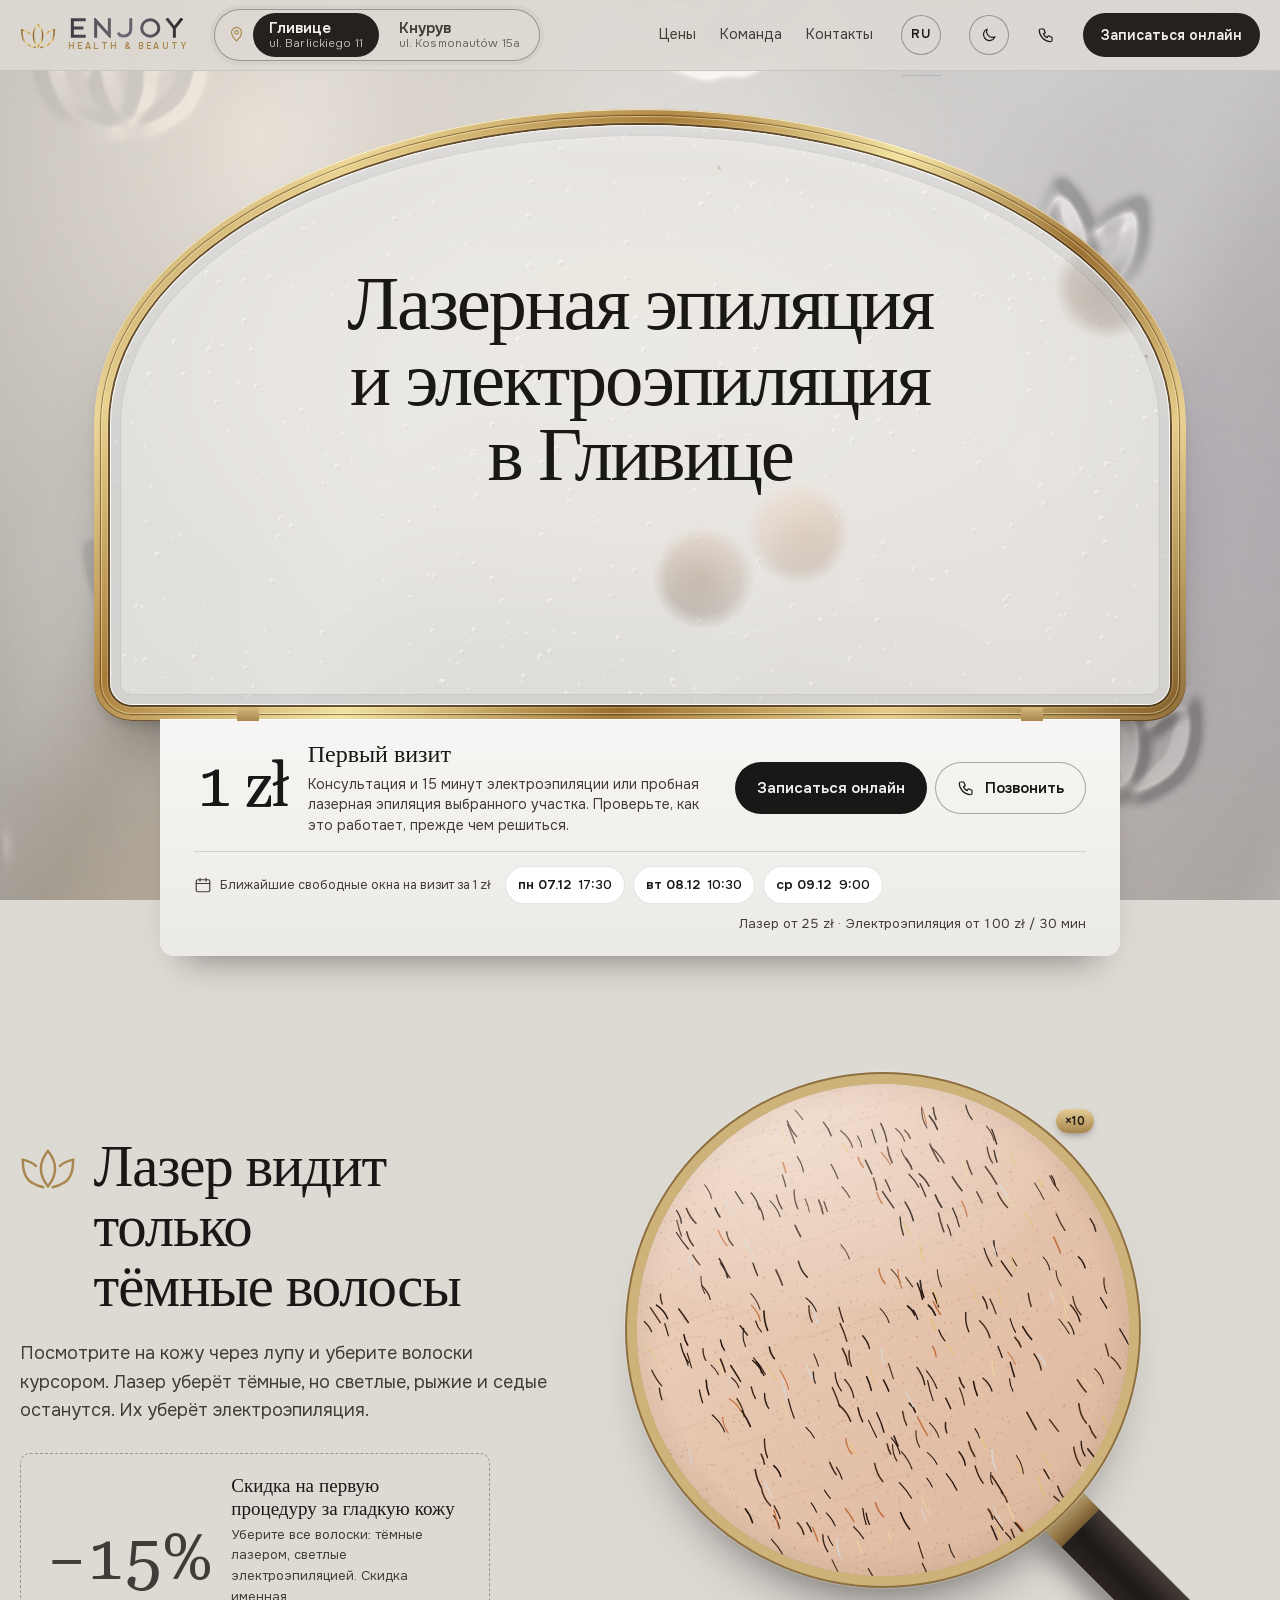
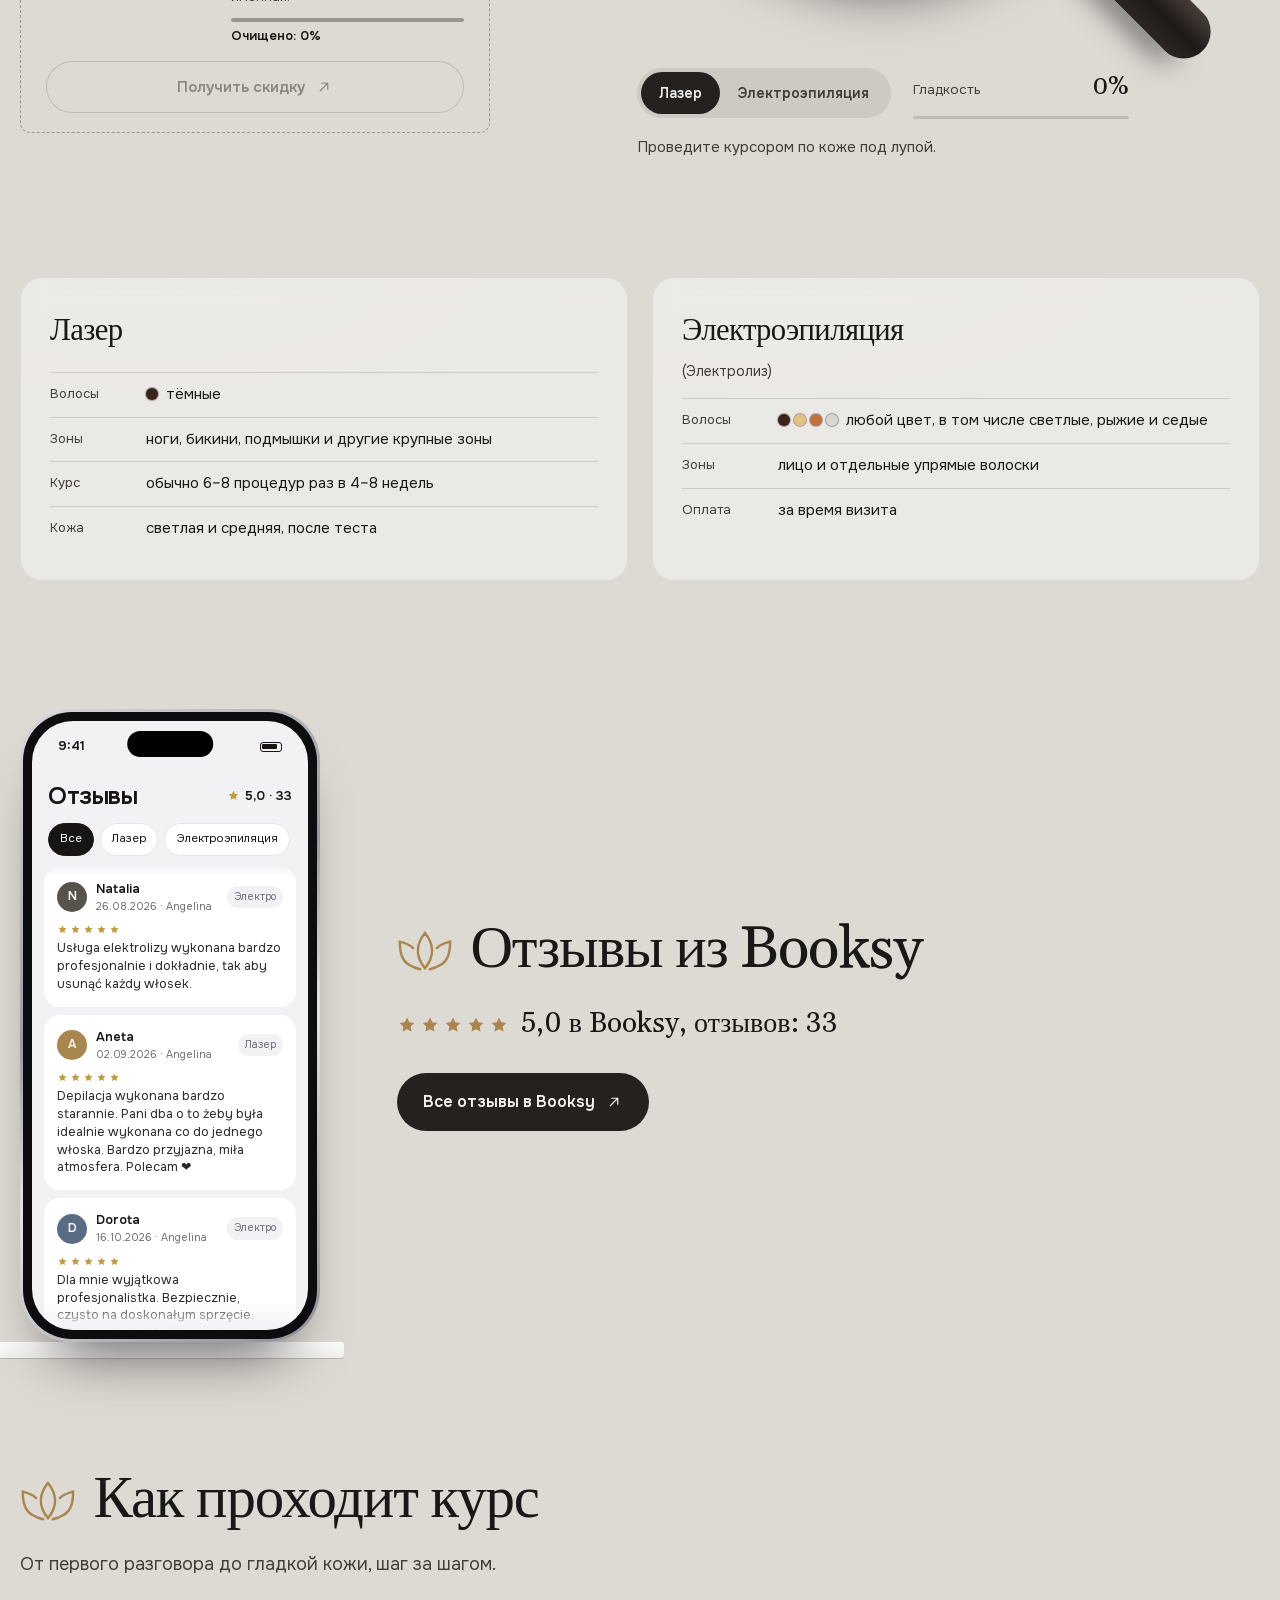
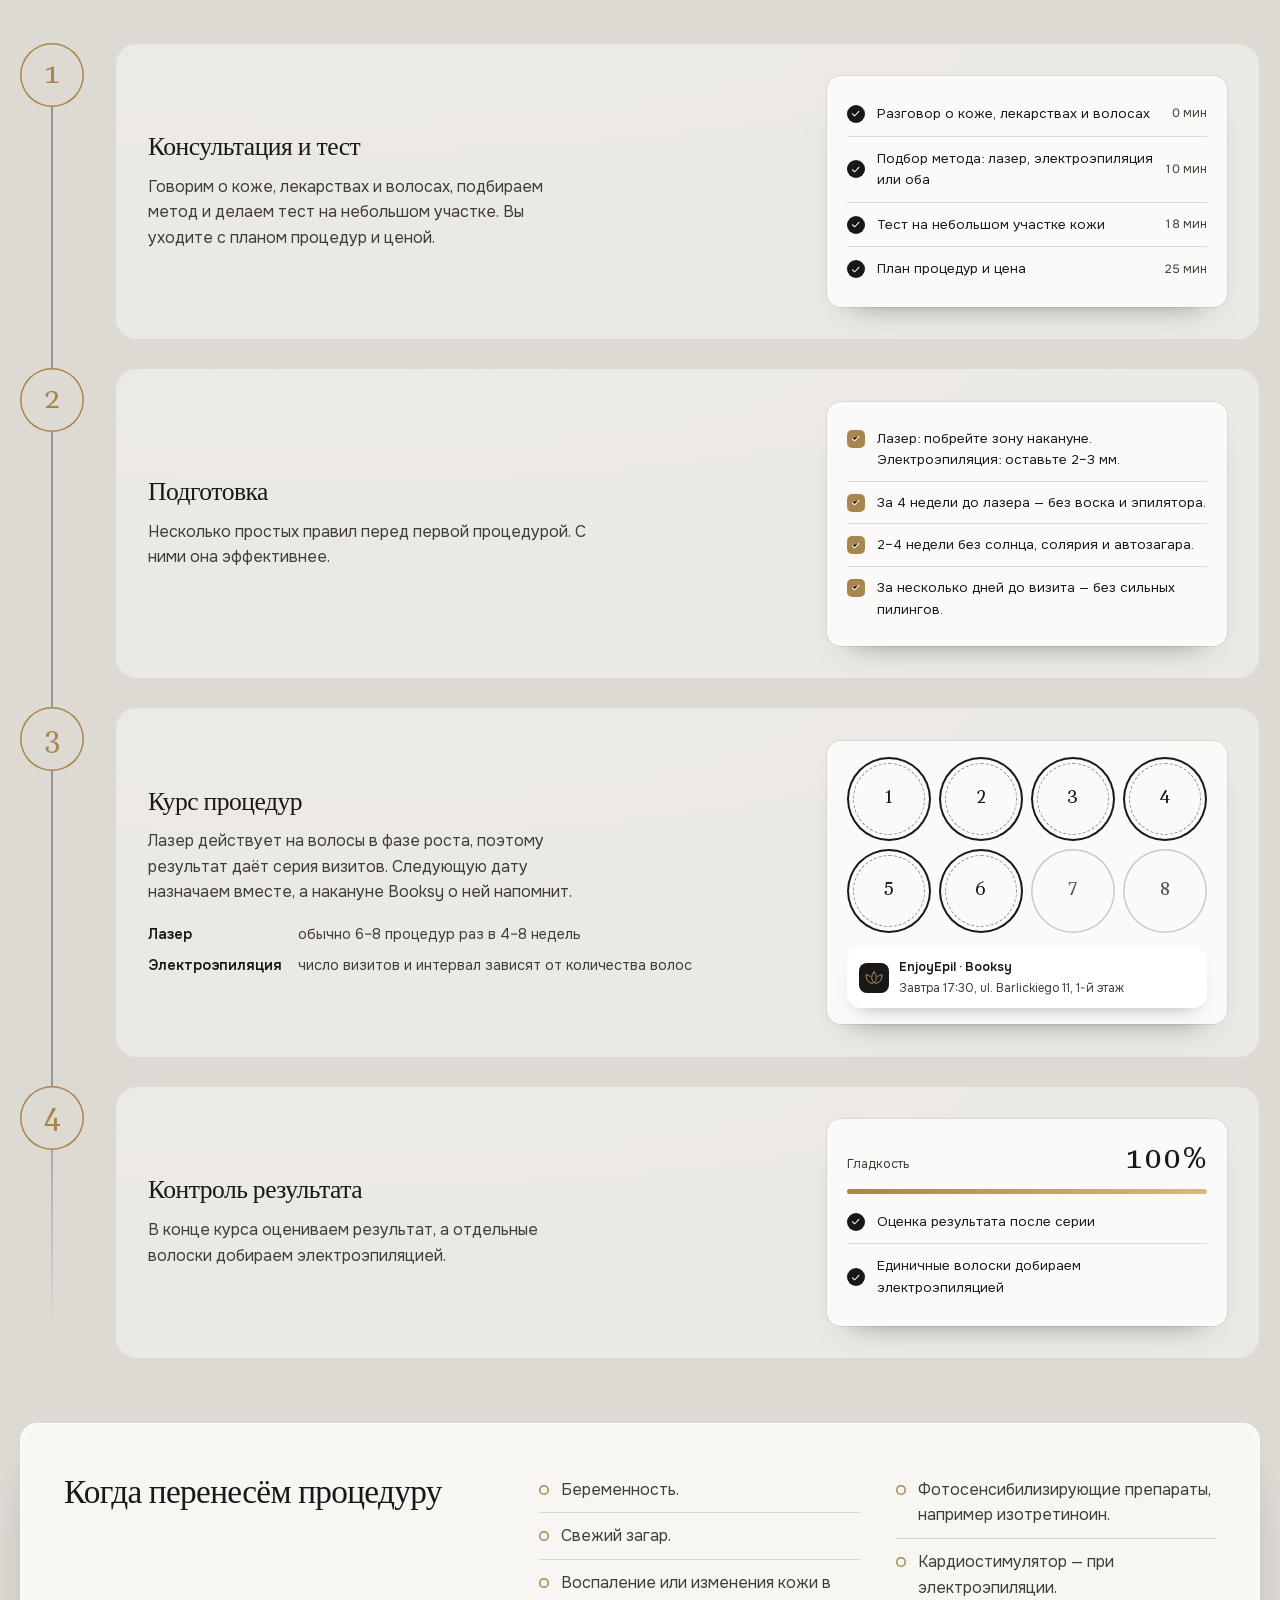
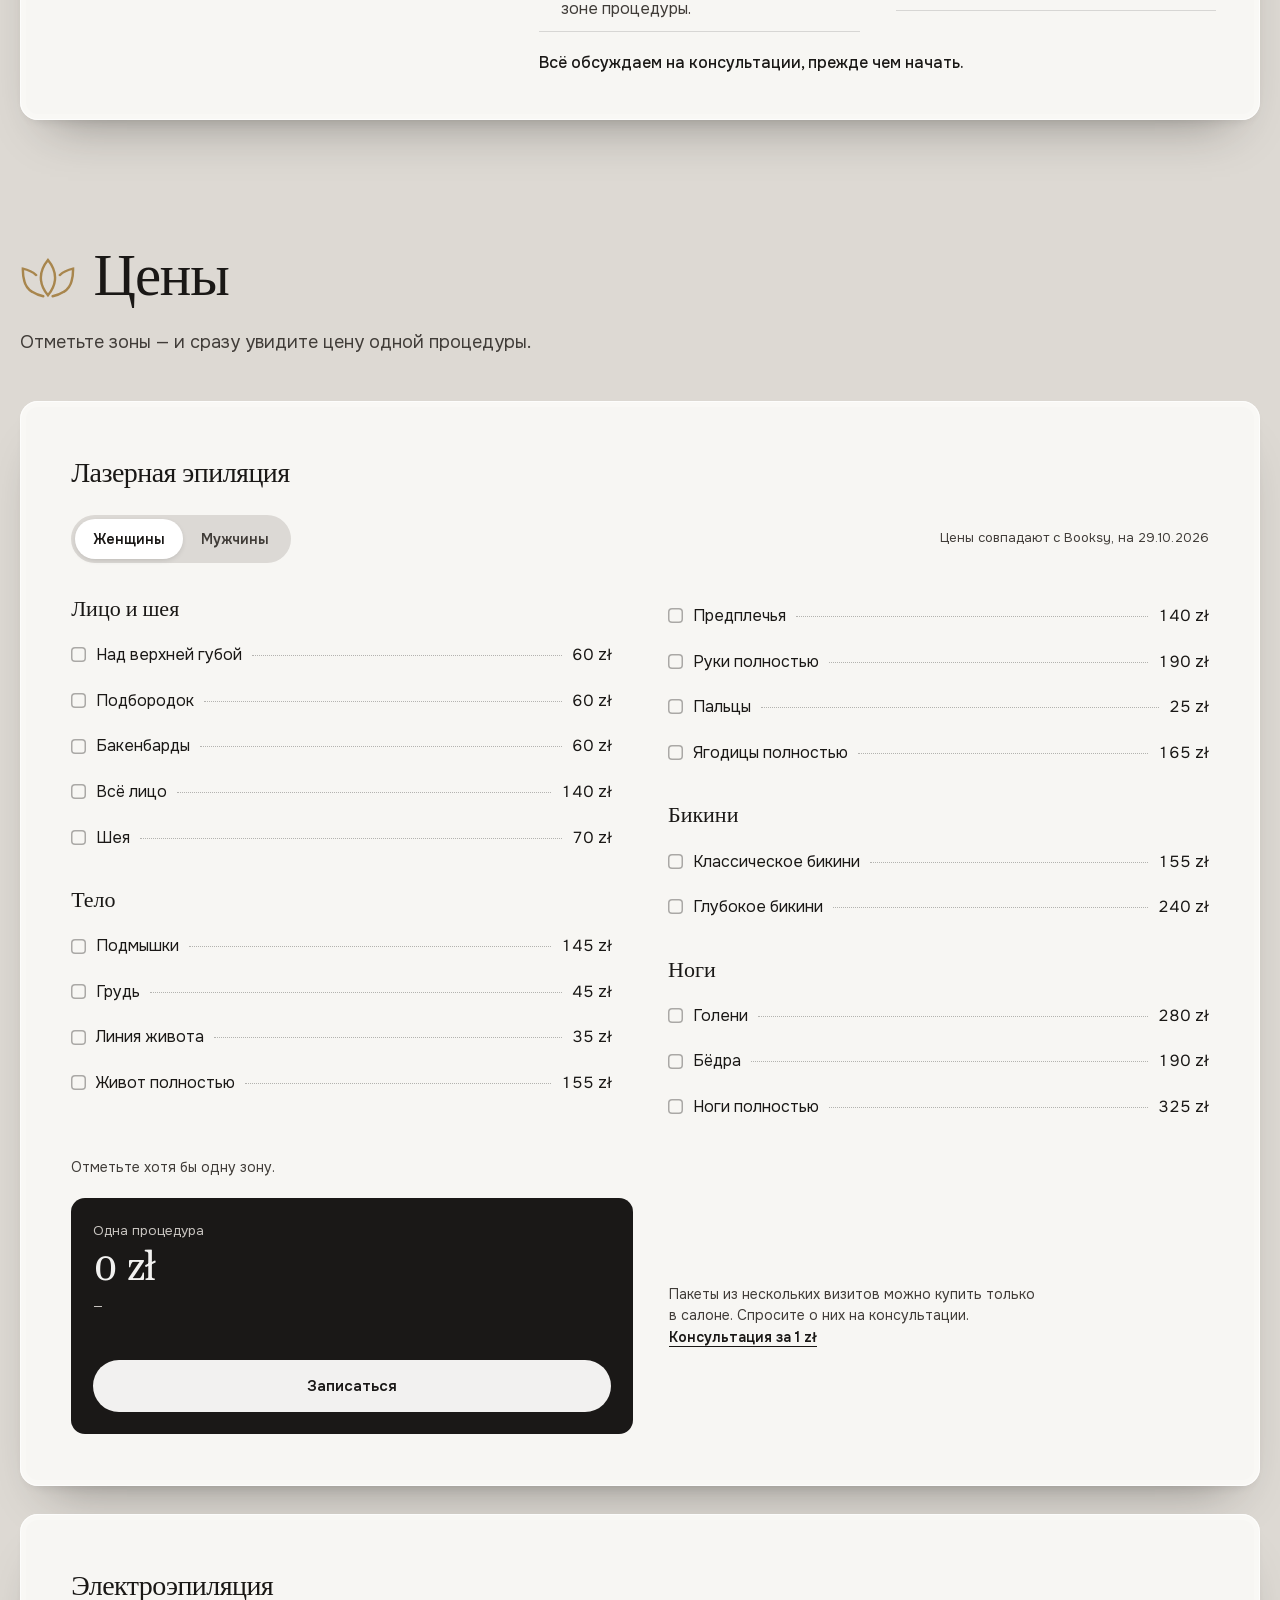
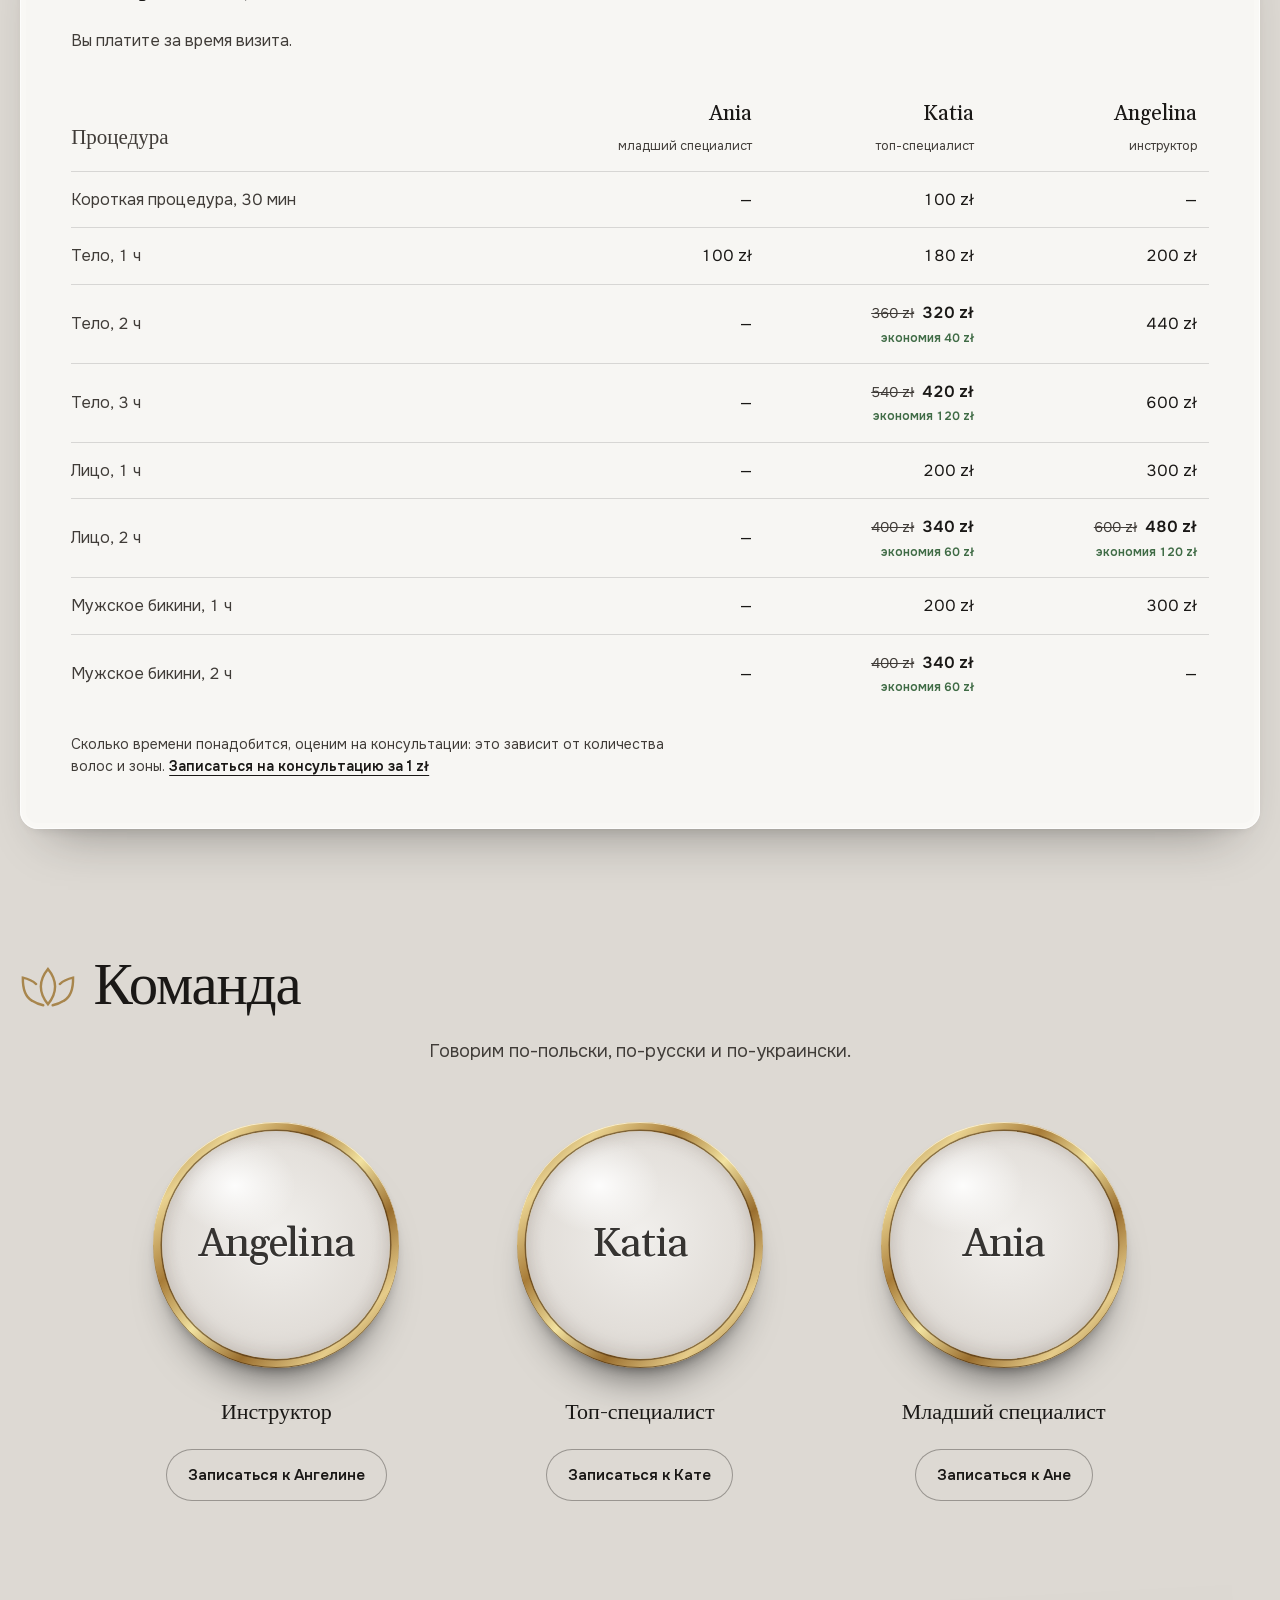
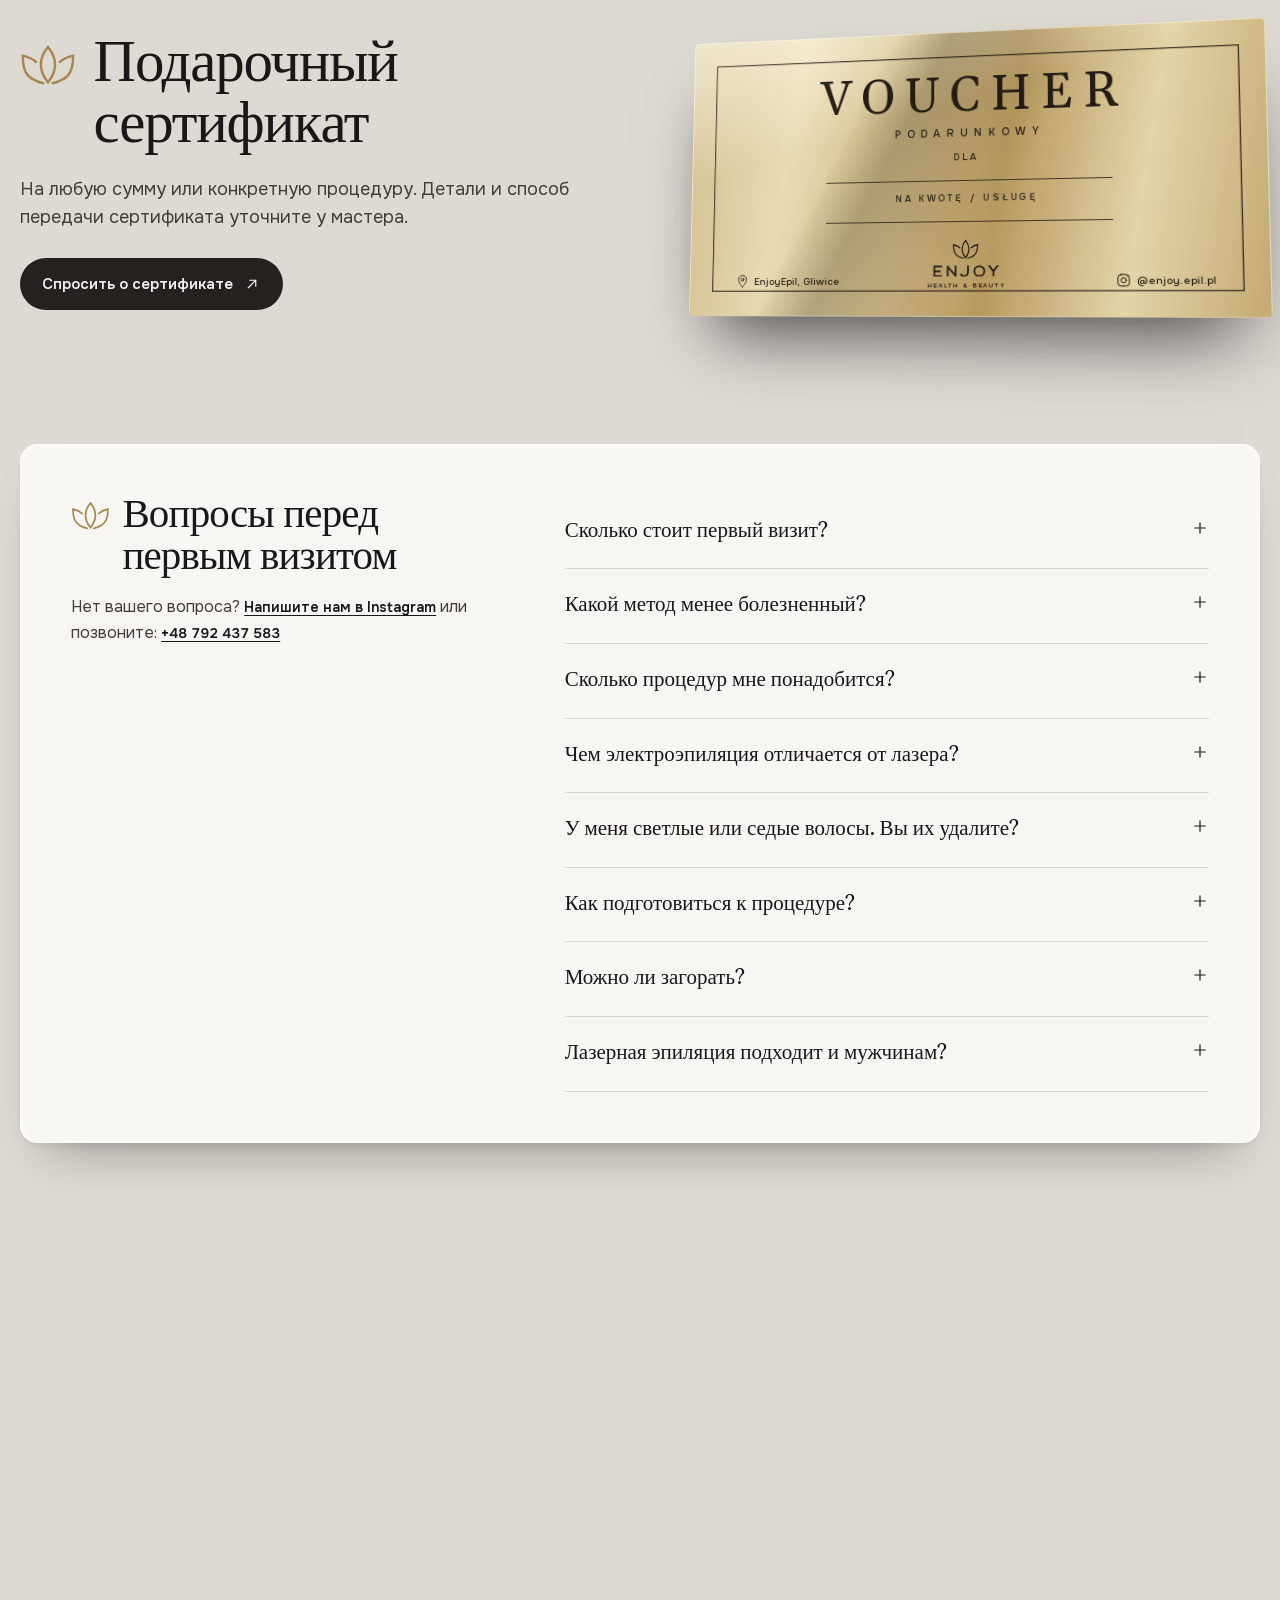
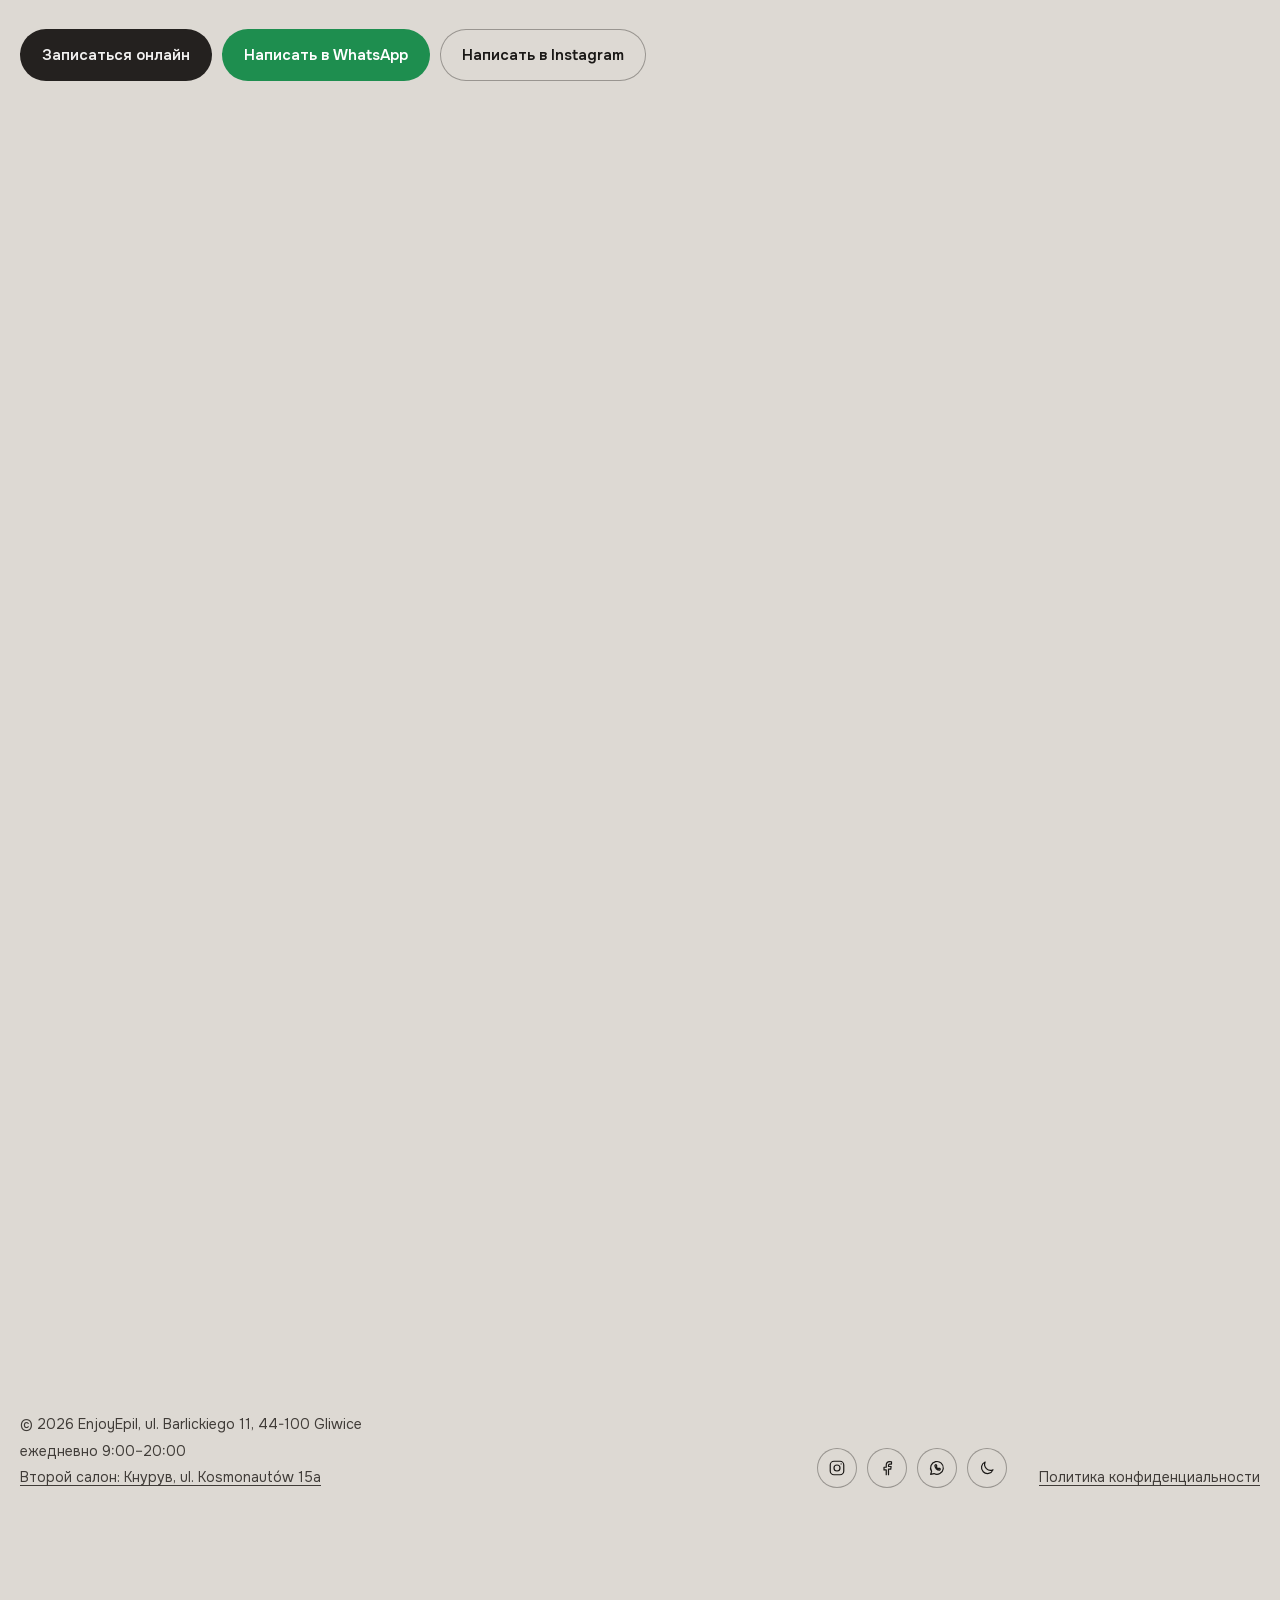
<file: ru/index.html>
<!DOCTYPE html>
<!-- Generated from index.html by tools/aktualizuj_ceny.py. Do not edit by hand. -->
<html lang="ru">
<head>
<meta charset="utf-8">
<meta name="robots" content="noindex, nofollow">
<meta name="viewport" content="width=device-width, initial-scale=1, viewport-fit=cover">
<script>(function(){var t;try{t=localStorage.getItem("ee-theme")}catch(e){}if(t!=="light"&&t!=="dark")t=matchMedia("(prefers-color-scheme: light)").matches?"light":"dark";document.documentElement.dataset.theme=t})()</script>
<title>Лазерная эпиляция и электроэпиляция в Гливице | EnjoyEpil</title>
<meta name="description" content="Лазерная эпиляция и электроэпиляция (электролиз) в Гливице. Говорим по-русски и по-украински. Лазер для тёмных волос, электроэпиляция для светлых и седых. Первый визит за 1 zł.">
<link rel="canonical" href="https://enjoyepil.pl/ru/">
<!--hreflang-->
<link rel="alternate" hreflang="pl" href="https://enjoyepil.pl/">
<link rel="alternate" hreflang="ru" href="https://enjoyepil.pl/ru/">
<link rel="alternate" hreflang="uk" href="https://enjoyepil.pl/uk/">
<link rel="alternate" hreflang="x-default" href="https://enjoyepil.pl/">
<meta property="og:locale:alternate" content="pl_PL">
<meta property="og:locale:alternate" content="uk_UA">
<!--/hreflang-->
<meta property="og:type" content="website">
<meta property="og:locale" content="ru_RU">
<meta property="og:site_name" content="EnjoyEpil">
<meta property="og:title" content="Лазерная эпиляция и электроэпиляция в Гливице | EnjoyEpil">
<meta property="og:description" content="Лазер для тёмных волос, электроэпиляция для светлых, рыжих и седых. Первый визит за 1 zł. ul. Barlickiego 11, Гливице. Говорим по-русски и по-украински.">
<meta property="og:url" content="https://enjoyepil.pl/ru/">
<meta property="og:image" content="https://enjoyepil.pl/assets/og.png">
<meta property="og:image:width" content="1200">
<meta property="og:image:height" content="630">
<meta property="og:image:alt" content="EnjoyEpil Health &amp; Beauty, Гливице">
<meta name="twitter:card" content="summary_large_image">
<meta name="theme-color" content="#0B0A0A" media="(prefers-color-scheme: dark)">
<meta name="theme-color" content="#DDD9D3" media="(prefers-color-scheme: light)">
<link rel="icon" href="../assets/favicon.svg" type="image/svg+xml">
<link rel="icon" href="../assets/favicon-48.png" sizes="48x48" type="image/png">
<link rel="apple-touch-icon" href="../assets/apple-touch-icon.png">
<script type="application/ld+json">
{
 "@context": "https://schema.org",
 "@graph": [
  {
   "@type": "HealthAndBeautyBusiness",
   "@id": "https://enjoyepil.pl/ru/#business",
   "name": "EnjoyEpil",
   "alternateName": [
    "Электролиз. Электроэпиляция. EnjoyEpil Гливице",
    "Enjoy Health & Beauty"
   ],
   "description": "Лазерная эпиляция и электроэпиляция (электролиз) в Гливице. Говорим по-русски и по-украински. Лазер для тёмных волос, электроэпиляция для светлых и седых. Первый визит за 1 zł.",
   "url": "https://enjoyepil.pl/ru/",
   "logo": "https://enjoyepil.pl/assets/logo.png",
   "image": "https://enjoyepil.pl/assets/og.png",
   "address": {
    "@type": "PostalAddress",
    "streetAddress": "ul. Norberta Barlickiego 11, I piętro",
    "addressLocality": "Gliwice",
    "postalCode": "44-100",
    "addressCountry": "PL"
   },
   "geo": {
    "@type": "GeoCoordinates",
    "latitude": 50.2978397,
    "longitude": 18.6723392
   },
   "hasMap": "https://maps.google.com/?cid=10845643352129414193",
   "telephone": "+48 792 437 583",
   "areaServed": {
    "@type": "City",
    "name": "Гливице"
   },
   "openingHoursSpecification": [
    {
     "@type": "OpeningHoursSpecification",
     "dayOfWeek": [
      "Monday",
      "Tuesday",
      "Wednesday",
      "Thursday",
      "Friday",
      "Saturday",
      "Sunday"
     ],
     "opens": "09:00",
     "closes": "20:00"
    }
   ],
   "priceRange": "25–600 zł",
   "currenciesAccepted": "PLN",
   "knowsLanguage": [
    "pl",
    "ru",
    "uk"
   ],
   "sameAs": [
    "https://booksy.com/pl-pl/354616_elektroliza-elektroepilacja-enjoyepil-gliwice_depilacja_12795_gliwice",
    "https://www.instagram.com/enjoy.epil.pl/",
    "https://www.facebook.com/enjoyepil.poland/"
   ],
   "employee": [
    {
     "@type": "Person",
     "name": "Angelina",
     "jobTitle": "Инструктор по электроэпиляции"
    },
    {
     "@type": "Person",
     "name": "Katia",
     "jobTitle": "Топ-специалист"
    },
    {
     "@type": "Person",
     "name": "Ania",
     "jobTitle": "Младший специалист"
    }
   ],
   "potentialAction": {
    "@type": "ReserveAction",
    "target": "https://booksy.com/pl-pl/354616_elektroliza-elektroepilacja-enjoyepil-gliwice_depilacja_12795_gliwice",
    "name": "Записаться в Booksy"
   },
   "hasOfferCatalog": {
    "@type": "OfferCatalog",
    "name": "Цены",
    "itemListElement": [
     {
      "@type": "OfferCatalog",
      "name": "Консультация и 15 минут электроэпиляции или пробная лазерная эпиляция",
      "itemListElement": [
       {
        "@type": "Offer",
        "price": "1",
        "priceCurrency": "PLN",
        "itemOffered": {
         "@type": "Service",
         "name": "Консультация и 15 минут электроэпиляции или пробная лазерная эпиляция"
        }
       }
      ]
     },
     {
      "@type": "OfferCatalog",
      "name": "Лазерная эпиляция для женщин",
      "itemListElement": [
       {
        "@type": "Offer",
        "price": "60",
        "priceCurrency": "PLN",
        "itemOffered": {
         "@type": "Service",
         "name": "Над верхней губой"
        }
       },
       {
        "@type": "Offer",
        "price": "60",
        "priceCurrency": "PLN",
        "itemOffered": {
         "@type": "Service",
         "name": "Подбородок"
        }
       },
       {
        "@type": "Offer",
        "price": "60",
        "priceCurrency": "PLN",
        "itemOffered": {
         "@type": "Service",
         "name": "Бакенбарды"
        }
       },
       {
        "@type": "Offer",
        "price": "140",
        "priceCurrency": "PLN",
        "itemOffered": {
         "@type": "Service",
         "name": "Всё лицо"
        }
       },
       {
        "@type": "Offer",
        "price": "70",
        "priceCurrency": "PLN",
        "itemOffered": {
         "@type": "Service",
         "name": "Шея"
        }
       },
       {
        "@type": "Offer",
        "price": "145",
        "priceCurrency": "PLN",
        "itemOffered": {
         "@type": "Service",
         "name": "Подмышки"
        }
       },
       {
        "@type": "Offer",
        "price": "45",
        "priceCurrency": "PLN",
        "itemOffered": {
         "@type": "Service",
         "name": "Грудь"
        }
       },
       {
        "@type": "Offer",
        "price": "35",
        "priceCurrency": "PLN",
        "itemOffered": {
         "@type": "Service",
         "name": "Линия живота"
        }
       },
       {
        "@type": "Offer",
        "price": "155",
        "priceCurrency": "PLN",
        "itemOffered": {
         "@type": "Service",
         "name": "Живот полностью"
        }
       },
       {
        "@type": "Offer",
        "price": "140",
        "priceCurrency": "PLN",
        "itemOffered": {
         "@type": "Service",
         "name": "Предплечья"
        }
       },
       {
        "@type": "Offer",
        "price": "190",
        "priceCurrency": "PLN",
        "itemOffered": {
         "@type": "Service",
         "name": "Руки полностью"
        }
       },
       {
        "@type": "Offer",
        "price": "25",
        "priceCurrency": "PLN",
        "itemOffered": {
         "@type": "Service",
         "name": "Пальцы"
        }
       },
       {
        "@type": "Offer",
        "price": "165",
        "priceCurrency": "PLN",
        "itemOffered": {
         "@type": "Service",
         "name": "Ягодицы полностью"
        }
       },
       {
        "@type": "Offer",
        "price": "155",
        "priceCurrency": "PLN",
        "itemOffered": {
         "@type": "Service",
         "name": "Классическое бикини"
        }
       },
       {
        "@type": "Offer",
        "price": "240",
        "priceCurrency": "PLN",
        "itemOffered": {
         "@type": "Service",
         "name": "Глубокое бикини"
        }
       },
       {
        "@type": "Offer",
        "price": "280",
        "priceCurrency": "PLN",
        "itemOffered": {
         "@type": "Service",
         "name": "Голени"
        }
       },
       {
        "@type": "Offer",
        "price": "190",
        "priceCurrency": "PLN",
        "itemOffered": {
         "@type": "Service",
         "name": "Бёдра"
        }
       },
       {
        "@type": "Offer",
        "price": "325",
        "priceCurrency": "PLN",
        "itemOffered": {
         "@type": "Service",
         "name": "Ноги полностью"
        }
       }
      ]
     },
     {
      "@type": "OfferCatalog",
      "name": "Лазерная эпиляция для мужчин",
      "itemListElement": [
       {
        "@type": "Offer",
        "price": "80",
        "priceCurrency": "PLN",
        "itemOffered": {
         "@type": "Service",
         "name": "Контур бороды"
        }
       },
       {
        "@type": "Offer",
        "price": "170",
        "priceCurrency": "PLN",
        "itemOffered": {
         "@type": "Service",
         "name": "Всё лицо"
        }
       },
       {
        "@type": "Offer",
        "price": "90",
        "priceCurrency": "PLN",
        "itemOffered": {
         "@type": "Service",
         "name": "Шея"
        }
       },
       {
        "@type": "Offer",
        "price": "190",
        "priceCurrency": "PLN",
        "itemOffered": {
         "@type": "Service",
         "name": "Подмышки"
        }
       },
       {
        "@type": "Offer",
        "price": "175",
        "priceCurrency": "PLN",
        "itemOffered": {
         "@type": "Service",
         "name": "Плечи"
        }
       },
       {
        "@type": "Offer",
        "price": "365",
        "priceCurrency": "PLN",
        "itemOffered": {
         "@type": "Service",
         "name": "Спина полностью"
        }
       },
       {
        "@type": "Offer",
        "price": "230",
        "priceCurrency": "PLN",
        "itemOffered": {
         "@type": "Service",
         "name": "Классическое бикини"
        }
       },
       {
        "@type": "Offer",
        "price": "310",
        "priceCurrency": "PLN",
        "itemOffered": {
         "@type": "Service",
         "name": "Глубокое бикини"
        }
       },
       {
        "@type": "Offer",
        "price": "320",
        "priceCurrency": "PLN",
        "itemOffered": {
         "@type": "Service",
         "name": "Голени"
        }
       },
       {
        "@type": "Offer",
        "price": "435",
        "priceCurrency": "PLN",
        "itemOffered": {
         "@type": "Service",
         "name": "Ноги полностью"
        }
       }
      ]
     },
     {
      "@type": "OfferCatalog",
      "name": "Наборы зон (лазерная эпиляция для женщин)",
      "itemListElement": [
       {
        "@type": "Offer",
        "price": "295",
        "priceCurrency": "PLN",
        "itemOffered": {
         "@type": "Service",
         "name": "Глубокое бикини + подмышки"
        }
       },
       {
        "@type": "Offer",
        "price": "465",
        "priceCurrency": "PLN",
        "itemOffered": {
         "@type": "Service",
         "name": "Глубокое бикини + подмышки + голени"
        }
       },
       {
        "@type": "Offer",
        "price": "495",
        "priceCurrency": "PLN",
        "itemOffered": {
         "@type": "Service",
         "name": "Глубокое бикини + подмышки + ноги полностью"
        }
       }
      ]
     },
     {
      "@type": "OfferCatalog",
      "name": "Электроэпиляция (электролиз)",
      "itemListElement": [
       {
        "@type": "Offer",
        "price": "100",
        "priceCurrency": "PLN",
        "itemOffered": {
         "@type": "Service",
         "name": "Электроэпиляция: Короткая процедура, 30 мин (Katia, топ-специалист)"
        }
       },
       {
        "@type": "Offer",
        "price": "100",
        "priceCurrency": "PLN",
        "itemOffered": {
         "@type": "Service",
         "name": "Электроэпиляция: Тело, 1 ч (Ania, младший специалист)"
        }
       },
       {
        "@type": "Offer",
        "price": "180",
        "priceCurrency": "PLN",
        "itemOffered": {
         "@type": "Service",
         "name": "Электроэпиляция: Тело, 1 ч (Katia, топ-специалист)"
        }
       },
       {
        "@type": "Offer",
        "price": "200",
        "priceCurrency": "PLN",
        "itemOffered": {
         "@type": "Service",
         "name": "Электроэпиляция: Тело, 1 ч (Angelina, инструктор)"
        }
       },
       {
        "@type": "Offer",
        "price": "320",
        "priceCurrency": "PLN",
        "itemOffered": {
         "@type": "Service",
         "name": "Электроэпиляция: Тело, 2 ч (Katia, топ-специалист)"
        }
       },
       {
        "@type": "Offer",
        "price": "440",
        "priceCurrency": "PLN",
        "itemOffered": {
         "@type": "Service",
         "name": "Электроэпиляция: Тело, 2 ч (Angelina, инструктор)"
        }
       },
       {
        "@type": "Offer",
        "price": "420",
        "priceCurrency": "PLN",
        "itemOffered": {
         "@type": "Service",
         "name": "Электроэпиляция: Тело, 3 ч (Katia, топ-специалист)"
        }
       },
       {
        "@type": "Offer",
        "price": "600",
        "priceCurrency": "PLN",
        "itemOffered": {
         "@type": "Service",
         "name": "Электроэпиляция: Тело, 3 ч (Angelina, инструктор)"
        }
       },
       {
        "@type": "Offer",
        "price": "200",
        "priceCurrency": "PLN",
        "itemOffered": {
         "@type": "Service",
         "name": "Электроэпиляция: Лицо, 1 ч (Katia, топ-специалист)"
        }
       },
       {
        "@type": "Offer",
        "price": "300",
        "priceCurrency": "PLN",
        "itemOffered": {
         "@type": "Service",
         "name": "Электроэпиляция: Лицо, 1 ч (Angelina, инструктор)"
        }
       },
       {
        "@type": "Offer",
        "price": "340",
        "priceCurrency": "PLN",
        "itemOffered": {
         "@type": "Service",
         "name": "Электроэпиляция: Лицо, 2 ч (Katia, топ-специалист)"
        }
       },
       {
        "@type": "Offer",
        "price": "480",
        "priceCurrency": "PLN",
        "itemOffered": {
         "@type": "Service",
         "name": "Электроэпиляция: Лицо, 2 ч (Angelina, инструктор)"
        }
       },
       {
        "@type": "Offer",
        "price": "200",
        "priceCurrency": "PLN",
        "itemOffered": {
         "@type": "Service",
         "name": "Электроэпиляция: Мужское бикини, 1 ч (Katia, топ-специалист)"
        }
       },
       {
        "@type": "Offer",
        "price": "300",
        "priceCurrency": "PLN",
        "itemOffered": {
         "@type": "Service",
         "name": "Электроэпиляция: Мужское бикини, 1 ч (Angelina, инструктор)"
        }
       },
       {
        "@type": "Offer",
        "price": "340",
        "priceCurrency": "PLN",
        "itemOffered": {
         "@type": "Service",
         "name": "Электроэпиляция: Мужское бикини, 2 ч (Katia, топ-специалист)"
        }
       }
      ]
     }
    ]
   }
  },
  {
   "@type": "WebSite",
   "@id": "https://enjoyepil.pl/ru/#website",
   "url": "https://enjoyepil.pl/ru/",
   "name": "EnjoyEpil",
   "inLanguage": "ru-RU",
   "publisher": {
    "@id": "https://enjoyepil.pl/ru/#business"
   }
  },
  {
   "@type": "FAQPage",
   "@id": "https://enjoyepil.pl/ru/#faq",
   "mainEntity": [
    {
     "@type": "Question",
     "name": "Сколько стоит первый визит?",
     "acceptedAnswer": {
      "@type": "Answer",
      "text": "1 zł. На выбор: консультация и 15 минут электроэпиляции или пробная лазерная эпиляция выбранного участка. Вы увидите, как работает метод, прежде чем решиться."
     }
    },
    {
     "@type": "Question",
     "name": "Какой метод менее болезненный?",
     "acceptedAnswer": {
      "@type": "Answer",
      "text": "Лазер с охлаждаемой насадкой большинство описывает как тепло и покалывание. Электроэпиляция ощутимее, но визиты короткие, а мощность подбираем под зону."
     }
    },
    {
     "@type": "Question",
     "name": "Сколько процедур мне понадобится?",
     "acceptedAnswer": {
      "@type": "Answer",
      "text": "Для лазера обычно 6–8 процедур каждые 4–8 недель. Для электроэпиляции число визитов зависит от количества волос. План составляем на консультации."
     }
    },
    {
     "@type": "Question",
     "name": "Чем электроэпиляция отличается от лазера?",
     "acceptedAnswer": {
      "@type": "Answer",
      "text": "Лазер действует на тёмный пигмент и быстро обрабатывает большие зоны. Электроэпиляция разрушает луковицу каждого волоса отдельно, поэтому работает на любом цвете, в том числе светлом, рыжем и седом. Электролиз — другое название электроэпиляции."
     }
    },
    {
     "@type": "Question",
     "name": "У меня светлые или седые волосы. Вы их удалите?",
     "acceptedAnswer": {
      "@type": "Answer",
      "text": "Да, электроэпиляцией. Лазер не видит светлые, рыжие и седые волосы: в них слишком мало пигмента. Электроэпиляция удаляет их волосок за волоском, в том числе на лице."
     }
    },
    {
     "@type": "Question",
     "name": "Как подготовиться к процедуре?",
     "acceptedAnswer": {
      "@type": "Answer",
      "text": "Перед лазером побрейте зону за день, перед электроэпиляцией оставьте волосы длиной 2–3 мм. За 4 недели до лазера откажитесь от воска и эпилятора, а 2–4 недели избегайте солнца и автозагара."
     }
    },
    {
     "@type": "Question",
     "name": "Можно ли загорать?",
     "acceptedAnswer": {
      "@type": "Answer",
      "text": "До и после лазера 2–4 недели избегайте солнца, солярия и автозагара. Между визитами пользуйтесь кремом с SPF 50."
     }
    },
    {
     "@type": "Question",
     "name": "Лазерная эпиляция подходит и мужчинам?",
     "acceptedAnswer": {
      "@type": "Answer",
      "text": "Да. У нас отдельный прайс на мужские зоны, среди них контур бороды, спина, плечи и ноги. Электроэпиляцией удаляем и волосы в зоне мужского бикини."
     }
    }
   ],
   "inLanguage": "ru-RU"
  }
 ]
}
</script>
<!-- fonts are served from the site (assets/fonts), nothing is loaded from Google -->
<link href="../assets/fonts/fonts.css" rel="stylesheet">
<style>
:root{
  --wall:#0B0A0A;--tile:#1A1817;--tile-2:#22201E;--tile-3:#2A2725;--grout:#0E0D0C;--on-tile:#F2F1F0;--on-tile-2:#C9C5C1;
  --fog:#E9E8E5;--fog-2:#DCD9D5;--ink:#1A1816;--ink-2:#403C38;--line:rgba(26,24,22,.14);
  --brass:#A8864D;--brass-hi:#D6BA7E;--brass-ink:#2A1C10;
  --glass:rgba(250,248,246,.72);
  /* wall-dependent tokens: dark velvet by default, light morning wall under [data-theme="light"] */
  --on-wall:#F2F1F0;--on-wall-2:#C9C5C1;--wall-line:rgba(242,241,240,.14);--wall-line-2:rgba(242,241,240,.4);--wall-hover:rgba(242,241,240,.08);
  --wall-btn:#F2F1F0;--wall-btn-ink:#24211F;--wall-accent:#D6BA7E;--wall-pill:rgba(0,0,0,.22);--chrome:#100F0E;--chrome-line:rgba(255,255,255,.06);
  --card:rgba(255,255,255,.045);--card-edge:rgba(255,255,255,.08);--card-ink:#F2F1F0;--card-ink-2:#C9C5C1;--card-ui-edge:rgba(255,255,255,.4);--mirror:#E9E8E5;--mirror-drop:rgba(5,4,4,.6);--mirror-drop-2:rgba(5,4,4,.4);
  --glow:rgba(214,186,126,.10);--glow-2:rgba(214,186,126,.03);--lamp:rgba(214,186,126,.13);
  --m1:rgba(34,32,30,.7);--m2:rgba(24,23,21,.7);--m3:rgba(150,104,62,.26);--m4:rgba(214,186,126,.16);--m5:rgba(4,4,4,.7);--m6:rgba(29,27,25,.55);--sheen:rgba(255,232,214,.065);
  --engrave:rgba(242,241,240,.07);--engrave-hi:rgba(255,255,255,.07);--engrave-lo:rgba(0,0,0,.4);
  --grain:url("data:image/svg+xml,%3Csvg xmlns='http://www.w3.org/2000/svg' width='220' height='220'%3E%3Cfilter id='n'%3E%3CfeTurbulence type='fractalNoise' baseFrequency='.85' numOctaves='3' stitchTiles='stitch'/%3E%3CfeColorMatrix values='0 0 0 0 1 0 0 0 0 1 0 0 0 0 1 0 0 0 .07 0'/%3E%3C/filter%3E%3Crect width='100%25' height='100%25' filter='url(%23n)'/%3E%3C/svg%3E");
  --wall-light:radial-gradient(70% 55% at 18% 0%,rgba(214,186,126,.11),transparent 70%),radial-gradient(60% 55% at 100% 45%,rgba(44,41,38,.2),transparent 70%),radial-gradient(80% 60% at 0% 100%,rgba(9,8,8,.55),transparent 70%);
  --r:14px;--rs:10px;
  --f-d:"Gelasio",Georgia,"Times New Roman",serif;
  --f-b:"Onest",system-ui,-apple-system,"Segoe UI",sans-serif;
  --ease:cubic-bezier(.16,1,.3,1);
  --sec:clamp(72px,10vw,150px);
  box-sizing:border-box;padding-top:env(safe-area-inset-top,0px);padding-bottom:env(safe-area-inset-bottom,0px);
  color-scheme:light;
}
:root[data-theme="light"]{
  --wall:#DDD9D3;--on-wall:#1A1816;--on-wall-2:#403C38;--wall-line:rgba(26,24,22,.14);--wall-line-2:rgba(26,24,22,.35);--wall-hover:rgba(26,24,22,.06);
  --wall-btn:#24211F;--wall-btn-ink:#F2F1F0;--wall-accent:#A8864D;--wall-pill:rgba(26,24,22,.08);--chrome:#DDD9D3;--chrome-line:rgba(26,24,22,.1);
  --card:rgba(255,255,255,.42);--card-edge:rgba(26,24,22,.07);--card-ink:#1A1816;--card-ink-2:#403C38;--card-ui-edge:rgba(26,24,22,.08);--mirror:#F7F6F3;--mirror-drop:rgba(23,22,20,.42);--mirror-drop-2:rgba(23,22,20,.16);
  --glow:rgba(255,255,255,.55);--glow-2:rgba(255,255,255,.15);--lamp:rgba(255,248,236,.7);
  --m1:rgba(186,181,176,.42);--m2:rgba(178,170,204,.36);--m3:rgba(232,204,162,.48);--m4:rgba(255,255,255,.75);--m5:rgba(144,136,128,.22);--m6:rgba(214,190,176,.4);--sheen:rgba(255,255,255,.3);
  --engrave:rgba(26,24,22,.11);--engrave-hi:rgba(255,255,255,.85);--engrave-lo:rgba(26,24,22,.16);
  --grain:url("data:image/svg+xml,%3Csvg xmlns='http://www.w3.org/2000/svg' width='220' height='220'%3E%3Cfilter id='n'%3E%3CfeTurbulence type='fractalNoise' baseFrequency='.85' numOctaves='3' stitchTiles='stitch'/%3E%3CfeColorMatrix values='0 0 0 0 .16 0 0 0 0 .1 0 0 0 0 .15 0 0 0 .06 0'/%3E%3C/filter%3E%3Crect width='100%25' height='100%25' filter='url(%23n)'/%3E%3C/svg%3E");
  --wall-light:linear-gradient(118deg,transparent 0 30%,rgba(255,255,255,.45) 38%,transparent 47%,transparent 53%,rgba(255,255,255,.32) 60%,transparent 69%),radial-gradient(70% 60% at 88% 0%,rgba(255,255,255,.95),transparent 70%),radial-gradient(60% 50% at 0% 100%,rgba(36,33,31,.10),transparent 70%);
  scrollbar-color:#B4AEA9 #DDD9D3}
:root[data-theme="light"] .shelf{box-shadow:0 1px 0 rgba(255,255,255,.9) inset,0 24px 34px -24px rgba(23,22,20,.5)}
:root[data-theme="light"] .stagep .glassshelf{background:linear-gradient(180deg,rgba(255,255,255,.95),rgba(255,255,255,.6));box-shadow:0 1px 0 rgba(26,24,22,.18),0 18px 26px -14px rgba(23,22,20,.5)}
:root[data-theme="light"] .frame{box-shadow:inset 0 1px 0 rgba(255,250,230,.75),inset 0 -1px 0 rgba(60,36,10,.6),inset 0 0 0 5px rgba(255,240,200,.12),0 50px 70px -36px rgba(23,22,20,.5),0 8px 18px -10px rgba(23,22,20,.35)}
*,*::before,*::after{box-sizing:inherit}
html{scroll-padding-top:calc(env(safe-area-inset-top,0px) + 84px);scroll-behavior:smooth;overflow-x:clip}
body{margin:0;background-color:var(--wall);color:var(--on-wall);font-family:var(--f-b);font-size:16px;line-height:1.6;-webkit-font-smoothing:antialiased;overflow-x:clip;
  background-image:var(--wall-light);background-attachment:fixed}
/* living velvet: large soft gradient fields drifting slowly behind the whole page, a satin sheen and grain on top */
.mesh{position:fixed;inset:0;z-index:-4;overflow:hidden;pointer-events:none}
.mesh i{position:absolute;border-radius:50%;will-change:transform}
.mesh .m1{width:85vmax;height:85vmax;left:-30vmax;top:-35vmax;background:radial-gradient(closest-side,var(--m1),transparent);animation:mA 46s ease-in-out infinite alternate}
.mesh .m2{width:75vmax;height:75vmax;right:-30vmax;top:5vh;background:radial-gradient(closest-side,var(--m2),transparent);animation:mB 58s ease-in-out infinite alternate}
.mesh .m3{width:65vmax;height:65vmax;left:-15vmax;bottom:-35vmax;background:radial-gradient(closest-side,var(--m3),transparent);animation:mC 64s ease-in-out infinite alternate}
.mesh .m4{width:50vmax;height:50vmax;left:30vw;top:-20vmax;background:radial-gradient(closest-side,var(--m4),transparent);animation:mD 40s ease-in-out infinite alternate}
.mesh .m5{width:90vmax;height:90vmax;right:-40vmax;bottom:-50vmax;background:radial-gradient(closest-side,var(--m5),transparent);animation:mB 72s ease-in-out infinite alternate-reverse}
.mesh .m6{width:55vmax;height:55vmax;left:35vw;top:45vh;background:radial-gradient(closest-side,var(--m6),transparent);animation:mA 52s ease-in-out infinite alternate-reverse}
.mesh .sh{inset:-30% -60%;border-radius:0;background:repeating-linear-gradient(115deg,transparent 0 7%,var(--sheen) 10%,transparent 13%,transparent 21%,var(--sheen) 23%,transparent 26%);animation:sh 90s ease-in-out infinite alternate}
@keyframes mA{to{transform:translate(22vw,16vh) scale(1.18)}}
@keyframes mB{to{transform:translate(-20vw,22vh) scale(.88)}}
@keyframes mC{to{transform:translate(26vw,-18vh) scale(1.22)}}
@keyframes mD{to{transform:translate(-24vw,26vh) scale(1.3)}}
@keyframes sh{to{transform:translateX(18%)}}
.grainl{position:fixed;inset:0;z-index:-3;pointer-events:none;background-image:var(--grain);background-size:220px 220px}
/* embossed velvet: lotus relief pressed into the wall, lit by a point light that follows the cursor.
   Rendered at half size and scaled up: cheaper, and the softness suits velvet. */
.relief{position:fixed;left:0;top:0;width:50vw;height:50vh;transform:scale(2);transform-origin:0 0;z-index:-3;pointer-events:none;mix-blend-mode:soft-light;opacity:.75}
:root[data-theme="light"] .relief{mix-blend-mode:multiply;opacity:.32}
/* lamp light that drifts down the wall with scroll: warm at the hero, deeper at prices, warm again at contact */
.lamp{position:fixed;left:0;top:0;width:110vmax;height:110vmax;margin:-55vmax 0 0 -55vmax;border-radius:50%;pointer-events:none;z-index:-2;
  background:radial-gradient(closest-side,var(--lamp),transparent);transform:translate(20vw,15vh);will-change:transform,opacity}
/* warm light that follows the cursor across the wall */
.glow{position:fixed;left:0;top:0;width:680px;height:680px;margin:-340px 0 0 -340px;border-radius:50%;pointer-events:none;z-index:-1;
  background:radial-gradient(closest-side,var(--glow),var(--glow-2) 55%,transparent);transform:translate(-999px,-999px);transition:transform .7s var(--ease)}
::selection{background:var(--brass-hi);color:var(--brass-ink)}
:focus-visible{outline:2px solid var(--wall-accent);outline-offset:3px;border-radius:4px}
html{scrollbar-color:var(--tile-3) var(--grout)}
a{color:inherit;text-underline-offset:.22em;text-decoration-thickness:1px}
img,svg,canvas{display:block;max-width:100%}
button{font:inherit;color:inherit}
.wrap{width:min(1240px,100% - 40px);margin-inline:auto}
.ico{width:18px;height:18px;flex:none;stroke:currentColor;fill:none;stroke-width:1.6;stroke-linecap:round;stroke-linejoin:round}
.tag{font:500 11.5px/1.35 var(--f-b);background:rgba(255,255,255,.92);color:#2b2b2b;padding:5px 8px;border-radius:6px;display:inline-block}
.tag.abs{position:absolute;left:12px;bottom:12px;z-index:6;max-width:calc(100% - 24px)}
.num{font-variant-numeric:tabular-nums}
h1,h2,h3{font-family:var(--f-d);font-weight:400;letter-spacing:-.02em;margin:0;text-wrap:balance}
h2{font-size:clamp(34px,4.6vw,64px);line-height:1.02}
.lead{font-size:clamp(17px,1.4vw,19px);line-height:1.6;max-width:56ch;margin:20px 0 0}
.on-tile .lead,.on-tile p{color:var(--on-wall-2)}
.btn{display:inline-flex;align-items:center;gap:10px;border:0;cursor:pointer;text-decoration:none;font-weight:600;font-size:15px;padding:14px 22px;border-radius:999px;background:var(--tile);color:var(--on-tile);transition:background .35s var(--ease),color .35s var(--ease),transform .35s var(--ease);white-space:nowrap}
.btn:hover{background:var(--brass-hi);color:var(--brass-ink)}
.btn:active{transform:translateY(1px)}
.btn.ghost{background:transparent;color:var(--ink);box-shadow:inset 0 0 0 1px rgba(26,24,22,.35)}
.btn.ghost:hover{background:rgba(26,24,22,.06);color:var(--ink)}
.on-tile .btn{background:var(--wall-btn);color:var(--wall-btn-ink)}
.on-tile .btn:hover{background:var(--brass-hi);color:var(--brass-ink)}
.on-tile .btn.ghost{background:transparent;color:var(--on-wall);box-shadow:inset 0 0 0 1px var(--wall-line-2)}
.on-tile .btn.ghost:hover{background:var(--wall-hover)}
.on-tile .mirror .btn{background:var(--tile);color:var(--on-tile)}
.on-tile .mirror .btn:hover{background:var(--brass-hi);color:var(--brass-ink)}
.on-tile .mirror .btn.ghost{background:transparent;color:var(--ink);box-shadow:inset 0 0 0 1px rgba(26,24,22,.35)}
.on-tile .mirror .btn.ghost:hover{background:rgba(26,24,22,.06)}
.on-tile .mirror .plan.res .btn{background:var(--on-tile);color:var(--tile)}
.on-tile .mirror .plan.mid .btn{background:transparent;color:var(--ink);box-shadow:inset 0 0 0 1px rgba(26,24,22,.35)}
.on-tile .mirror .plan.mid .btn:hover{background:rgba(26,24,22,.06)}
/* a mirror panel mounted on the tile wall */
.mirror{position:relative;background:var(--mirror);color:var(--ink);border-radius:18px;
  box-shadow:inset 0 0 0 1px rgba(255,255,255,.7),inset 0 0 0 6px rgba(255,255,255,.18),0 30px 50px -30px var(--mirror-drop),0 6px 14px -8px var(--mirror-drop-2)}
.mirror p{color:var(--ink-2)}

/* header */
header.top{position:sticky;top:env(safe-area-inset-top,0px);z-index:40;background:color-mix(in srgb,var(--chrome) 88%,transparent);backdrop-filter:blur(14px);border-bottom:1px solid var(--chrome-line)}
body::before{content:"";position:fixed;inset:0 0 auto;height:env(safe-area-inset-top,0px);z-index:41;background:var(--chrome)}
.nav{display:flex;align-items:center;gap:28px;height:70px}
.logo{display:flex;flex:none;align-items:center;gap:12px;text-decoration:none;color:var(--on-wall)}
.logo .lt{width:36px;height:27px;--lotus:url(#lotusGold)}
.logo .lw{display:grid;gap:5px;justify-items:center}
.logo .en{width:116px;height:20px;--enjoy:url(#enjoySilver)}
.logo .hb{font:600 8.6px/1 var(--f-b);letter-spacing:.28em;margin-right:-.28em;text-transform:uppercase;white-space:nowrap;color:var(--brass-hi)}
:root[data-theme="light"] .logo .en{--enjoy:url(#enjoyGraphite)}
:root[data-theme="light"] .logo .hb{color:var(--brass)}
.nav ul{display:flex;gap:24px;list-style:none;margin:0 0 0 auto;padding:0;font-size:14.5px}
.nav ul a{text-decoration:none;color:var(--on-wall-2);transition:color .25s;white-space:nowrap}
.nav ul a:hover{color:var(--on-wall)}
/* the section on screen: its link lights up and a brass line slides in under it */
.nav ul a{position:relative}
.nav ul a::after{content:"";position:absolute;left:0;right:0;bottom:-7px;height:1.5px;border-radius:1px;background:var(--wall-accent);transform:scaleX(0);transition:transform .35s var(--ease)}
.nav ul a[aria-current]{color:var(--on-wall)}
.nav ul a[aria-current]::after{transform:scaleX(1)}
.nav .hic{display:none;place-items:center;flex:none;width:44px;height:44px;color:var(--on-wall)}
/* phone +48 792 437 583 (the Gliwice Google Maps card), the same for both salons */
.nav .tel{display:flex;flex:none;align-items:center;gap:8px;text-decoration:none;color:var(--on-wall);font-size:14.5px;white-space:nowrap}
/* salon switch */
.city{display:inline-flex;align-items:center;gap:2px;padding:3px;border-radius:999px;box-shadow:inset 0 0 0 1px var(--wall-line-2);font-size:13.5px;white-space:nowrap}
.city .ico{width:15px;height:15px;margin:0 3px 0 8px;color:var(--on-wall-2)}
.city a{padding:6px 12px;border-radius:999px;text-decoration:none;color:var(--on-wall-2);transition:background .25s,color .25s}
.city a:hover{color:var(--on-wall)}
.city a[aria-current]{background:var(--wall-btn);color:var(--wall-btn-ink)}
.city-m{display:none}
/* the salon switch is the first choice a client makes: larger, with the street under each city */
.city-x{padding:4px;gap:4px;font-size:15px;box-shadow:inset 0 0 0 1px var(--wall-line-2),0 0 0 4px color-mix(in srgb,var(--on-wall) 4%,transparent)}
.city-x .ico{width:17px;height:17px;margin:0 4px 0 10px;color:var(--wall-accent)}
.city-x a{display:grid;padding:6px 16px 7px;line-height:1.2;font-weight:600;text-align:left}
.city-x small{font-size:11.5px;font-weight:400;opacity:.72;letter-spacing:.01em}
.city button{font:inherit;border:0;background:none;cursor:pointer;padding:6px 12px;border-radius:999px;color:var(--on-wall-2);transition:background .25s,color .25s}
.city button:hover{color:var(--on-wall)}
.city button[aria-pressed="true"]{background:var(--wall-btn);color:var(--wall-btn-ink)}
/* language: a small round button with a list (header); a segmented switch in the phone menu */
.lang{position:relative;flex:none}
.lang summary{list-style:none;display:flex;align-items:center;justify-content:center;width:40px;height:40px;border-radius:50%;cursor:pointer;font:600 12.5px/1 var(--f-b);letter-spacing:.06em;color:var(--on-wall);box-shadow:inset 0 0 0 1px var(--wall-line-2);transition:box-shadow .3s}
.lang summary::-webkit-details-marker{display:none}
.lang summary:hover,.lang[open] summary{box-shadow:inset 0 0 0 1.5px var(--wall-accent)}
.lang-list{position:absolute;right:0;top:calc(100% + 10px);z-index:5;display:grid;min-width:180px;padding:6px;border-radius:14px;background:linear-gradient(var(--chrome),var(--chrome)),var(--wall);box-shadow:0 0 0 1px var(--chrome-line),0 18px 40px -16px rgba(0,0,0,.55)}
.lang-list a{display:flex;justify-content:space-between;gap:16px;padding:11px 12px;border-radius:9px;text-decoration:none;font-size:14.5px;color:var(--on-wall-2)}
.lang-list a small{font-size:12px;letter-spacing:.06em;opacity:.7}
.lang-list a:hover{background:var(--wall-hover);color:var(--on-wall)}
.lang-list a[aria-current]{color:var(--on-wall);font-weight:600}
/* burger + menu panel: tablets and phones only */
.burger{display:none;flex:none;place-content:center;gap:6px;width:44px;height:44px;padding:0;border:0;border-radius:50%;background:none;cursor:pointer;color:var(--on-wall);box-shadow:inset 0 0 0 1px var(--wall-line-2)}
.burger i{display:block;width:18px;height:1.5px;border-radius:1px;background:currentColor;transition:transform .35s var(--ease)}
.burger[aria-expanded="true"] i:first-child{transform:translateY(3.75px) rotate(45deg)}
.burger[aria-expanded="true"] i:last-child{transform:translateY(-3.75px) rotate(-45deg)}
.menu{position:absolute;left:0;right:0;top:100%;height:var(--mh,calc(100dvh - 70px));overflow-y:auto;overscroll-behavior:contain;background:linear-gradient(var(--chrome),var(--chrome)),var(--wall);
  border-top:1px solid var(--chrome-line);visibility:hidden;opacity:0;transform:translateY(-10px);transition:opacity .3s var(--ease),transform .3s var(--ease),visibility 0s .3s}
.menu.open{visibility:visible;opacity:1;transform:none;transition:opacity .3s var(--ease),transform .3s var(--ease)}
.mwrap{display:grid;gap:28px;padding:12px 0 calc(28px + env(safe-area-inset-bottom,0px))}
.mlinks{display:grid}
.mlinks a{padding:13px 0;font-family:var(--f-d);font-size:24px;line-height:1.2;text-decoration:none;color:var(--on-wall);border-bottom:1px solid var(--chrome-line)}
.mlinks a:active{color:var(--wall-accent)}
/* the section on screen: the same brass mark as in the header, here a bar at the left */
.mlinks a{transition:padding .3s var(--ease),box-shadow .3s var(--ease)}
.mlinks a[aria-current]{padding-left:14px;box-shadow:inset 3px 0 0 var(--wall-accent)}
.mopts{display:grid;gap:14px}
.mopt{display:flex;align-items:center;justify-content:space-between;gap:16px;font-size:14.5px;color:var(--on-wall-2)}
.mopt .city{display:grid;grid-auto-flow:column;grid-auto-columns:1fr;min-width:190px;font-size:14.5px;text-align:center}
.mopt .city a,.mopt .city button{padding:9px 16px}
.mfoot{display:flex;flex-wrap:wrap;align-items:center;gap:10px}
.mfoot .btn{flex:1;justify-content:center;padding:14px 18px;background:var(--wall-btn);color:var(--wall-btn-ink)}
.mfoot .btn.ghost{background:transparent;color:var(--on-wall);box-shadow:inset 0 0 0 1px var(--wall-line-2)}
.mfoot .soc{flex-basis:100%;justify-content:center;margin-top:4px}
.mfoot .soc a{width:44px;height:44px}
html.menu-open{overflow:hidden}
/* tablets: the header already holds salon, theme and booking, so the menu is just the sections, two columns, dimming the page */
@media (min-width:641px){
  .menu{height:auto;max-height:var(--mh);box-shadow:0 0 0 100vmax rgba(5,4,4,.4);clip-path:inset(0 -100vmax -100vmax -100vmax)}
  .mlinks{grid-template-columns:1fr 1fr;column-gap:40px}
  .mfoot{display:none}
}
@media (min-width:801px){.mopts{display:none}}
/* small tablets: salon, language and theme move from the header into the menu */
@media (min-width:641px) and (max-width:800px){.nav .logo{margin-right:auto}.nav .city,.nav .lang{display:none}.city-m{display:flex;width:max-content;margin:0 auto 16px}.mopts{grid-template-columns:1fr 1fr 1fr;gap:20px}.mopt{flex-direction:column;align-items:flex-start;gap:8px}}
.nav .btn{padding:11px 18px;font-size:14px;background:var(--wall-btn);color:var(--wall-btn-ink)}
.theme{display:grid;place-items:center;flex:none;width:40px;height:40px;padding:0;border:0;border-radius:50%;background:none;color:var(--on-wall);cursor:pointer;box-shadow:inset 0 0 0 1px var(--wall-line-2);transition:box-shadow .3s,color .3s}
.theme:hover{box-shadow:inset 0 0 0 1.5px var(--wall-accent)}
.theme .moon,:root[data-theme="light"] .theme .sun{display:none}
:root[data-theme="light"] .theme .moon{display:block}
.nav .btn:hover{background:var(--brass-hi);color:var(--brass-ink)}

/* HERO: arched fogged mirror */
.hero{padding:clamp(22px,3vw,40px) 0 0}
/* brass frame: polished bands with a dark seam against the glass */
.frame{position:relative;width:min(100%,1092px);margin-inline:auto;padding:16px;border-radius:546px 546px 38px 38px/316px 316px 38px 38px;
  background:linear-gradient(135deg,#8C6227,#E9D290 18%,#A87C38 34%,#F2E2A0 50%,#9A6E2E 66%,#E6CC8A 82%,#7E5822);
  box-shadow:inset 0 1px 0 rgba(255,250,230,.75),inset 0 -1px 0 rgba(60,36,10,.6),inset 0 0 0 5px rgba(255,240,200,.12),0 50px 70px -36px rgba(5,4,4,.75),0 8px 18px -10px rgba(5,4,4,.5)}
.frame::before{content:"";position:absolute;inset:7px;border-radius:539px 539px 31px 31px/309px 309px 31px 31px;pointer-events:none;
  box-shadow:0 0 0 1px rgba(80,52,16,.55),inset 0 0 0 1px rgba(255,246,214,.45)}
.hm{height:clamp(400px,calc(100vh - 320px),640px);height:clamp(400px,calc(100svh - 320px),640px);min-height:0;overflow:hidden;isolation:isolate;width:100%;border-radius:530px 530px 22px 22px/300px 300px 22px 22px;
  box-shadow:0 0 0 2px rgba(58,36,12,.75),0 0 0 3px rgba(255,240,200,.25)}
.hm::after{content:"";position:absolute;inset:0;z-index:3;border-radius:inherit;pointer-events:none;
  box-shadow:inset 0 0 0 1px rgba(255,255,255,.85),inset 0 0 0 10px rgba(255,255,255,.16),inset 0 0 0 11px rgba(26,24,22,.1),inset 0 26px 40px -30px rgba(255,255,255,.75)}
.hero .shelf{width:min(90%,960px);margin-inline:auto}
.reflect{position:absolute;inset:0;z-index:0;border-radius:inherit;overflow:hidden;
  /* nothing but warm light behind the glass */
  background:
    radial-gradient(70% 66% at 50% 38%,rgba(255,244,226,.98),rgba(246,224,204,.8) 44%,rgba(222,190,184,0) 82%),
    radial-gradient(46% 50% at 86% 86%,rgba(232,186,160,.55),transparent 72%),
    radial-gradient(40% 46% at 10% 90%,rgba(185,180,175,.45),transparent 72%),
    linear-gradient(180deg,#C1BCB7,#A7A09A 60%,#90887F)}
.reflect::before{content:"";position:absolute;inset:-10% -20%;pointer-events:none;
  background:linear-gradient(112deg,transparent 30%,rgba(255,255,255,.34) 37%,rgba(255,255,255,.08) 41%,transparent 44%,transparent 56%,rgba(255,255,255,.18) 60%,transparent 64%);
  transform:translateX(calc(var(--px,0)*-30px));transition:transform 1.4s var(--ease)}
.reflect::after{content:"";position:absolute;inset:0;border-radius:inherit;box-shadow:inset 0 0 140px 30px rgba(24,22,21,.22)}
.reflect i{position:absolute;inset:0;display:block;transition:transform 1.2s var(--ease)}
.reflect .r-glow{background:radial-gradient(34% 30% at 50% 30%,rgba(255,236,200,.75),transparent 70%);transform:translate(calc(var(--px,0)*-8px),calc(var(--py,0)*-6px))}
.reflect .r-bokeh{filter:blur(2px);opacity:.75;transform:translate(calc(var(--px,0)*-20px),calc(var(--py,0)*-12px));
  background:
    radial-gradient(circle at 18% 30%,rgba(255,240,214,.7) 0 26px,transparent 27px),
    radial-gradient(circle at 26% 62%,rgba(255,232,206,.45) 0 16px,transparent 17px),
    radial-gradient(circle at 80% 24%,rgba(255,236,210,.55) 0 20px,transparent 21px),
    radial-gradient(circle at 88% 58%,rgba(250,214,190,.5) 0 34px,transparent 35px),
    radial-gradient(circle at 70% 80%,rgba(255,240,220,.4) 0 14px,transparent 15px)}
#fog{position:absolute;inset:0;z-index:1;width:100%;height:100%;border-radius:inherit;cursor:none;touch-action:pan-y}
.hm .copy{position:relative;z-index:2;padding:clamp(96px,min(14vw,16vh),180px) clamp(28px,4.5vw,64px) clamp(24px,4vw,56px);max-width:840px;margin-inline:auto;text-align:center;pointer-events:none}
.hm h1{font-size:calc(var(--hs,1)*clamp(40px,min(6vw,10vh),88px));line-height:.98;letter-spacing:-.03em;color:var(--ink)}
body.mo .hm h1{-webkit-mask-image:linear-gradient(100deg,#000 40%,transparent 60%);mask-image:linear-gradient(100deg,#000 40%,transparent 60%);-webkit-mask-size:300% 100%;mask-size:300% 100%;-webkit-mask-position:100% 0;mask-position:100% 0;animation:wipe 1.6s var(--ease) .35s forwards}
/* ru/uk pages only: the masters speak the visitor's language (inserted by tools/i18n "kod") */
.hm .copy .speak{position:absolute;left:50%;top:clamp(34px,calc(min(14vw,16vh) - 44px),118px);transform:translateX(-50%);white-space:nowrap;display:inline-flex;align-items:center;gap:9px;padding:8px 16px;border-radius:999px;font-size:14.5px;font-weight:500;color:var(--ink);background:rgba(255,255,255,.6);box-shadow:inset 0 0 0 1px rgba(26,24,22,.14)}
.hm .copy .speak i{width:7px;height:7px;border-radius:50%;background:var(--brass);flex:none}
@keyframes wipe{to{-webkit-mask-position:0 0;mask-position:0 0}}
.hm .tag{z-index:4}
/* glass shelf with real booking */
.shelf{position:relative;margin:-2px 3% 0;padding:22px clamp(18px,3vw,34px) 22px;background:linear-gradient(180deg,#F7F6F4,#ECEAE7);color:var(--ink);border-radius:0 0 var(--r) var(--r);
  box-shadow:0 1px 0 rgba(255,255,255,.9) inset,0 22px 30px -24px rgba(5,4,4,.7);display:grid;grid-template-columns:1fr auto;gap:16px 32px;align-items:center}
.shelf .slots{grid-column:1/-1;grid-row:2;display:flex;flex-wrap:wrap;align-items:center;gap:10px 14px;padding-top:14px;border-top:1px solid var(--line)}
.shelf::before,.shelf::after{content:"";position:absolute;top:-12px;width:22px;height:14px;border-radius:3px 3px 0 0;background:linear-gradient(180deg,var(--brass-hi),var(--brass))}
.shelf::before{left:8%}.shelf::after{right:8%}
.first{display:flex;align-items:center;gap:20px}
.first .v{font-family:var(--f-d);font-size:clamp(46px,4.8vw,64px);line-height:.9;letter-spacing:-.03em;color:var(--tile);white-space:nowrap}
.first .l{display:grid;gap:4px;font-size:14px;line-height:1.45;color:var(--ink-2);max-width:42ch}
.first .l b{font-family:var(--f-d);font-weight:400;font-size:24px;line-height:1.2;color:var(--ink);text-wrap:balance}
.slots{display:grid;gap:8px}
.slots .lbl{font-size:12.5px;color:var(--ink-2);display:flex;align-items:center;gap:8px}
.slots .row{display:flex;flex-wrap:wrap;gap:8px}
.slots .tag{justify-self:start;margin-left:auto}
.slots .also{margin-left:auto;font-size:13px;color:var(--ink-2)}
.also .od-s{display:none}
.shelf .slots .tag{margin-left:0}
.slot{display:inline-flex;align-items:center;gap:8px;padding:8px 13px;border-radius:999px;background:#fff;color:var(--ink);text-decoration:none;font-size:13.5px;font-weight:500;box-shadow:inset 0 0 0 1px rgba(26,24,22,.12);transition:box-shadow .3s,background .3s}
.slot:hover{box-shadow:inset 0 0 0 1.5px var(--brass);background:#FFFDF8}
.slot b{font-weight:600}
.act{display:grid;gap:10px;justify-items:end}
.act .row{display:flex;flex-wrap:wrap;gap:8px}
/* long Russian/Ukrainian words and buttons must not push the shelf wider than the screen */
.shelf>*,.first .l{min-width:0}




/* METHOD: magnifying mirror */
.method{padding-top:var(--sec)}
.mgrid{display:grid;grid-template-columns:.9fr 1.1fr;gap:clamp(28px,5vw,80px);align-items:center}
.tools{display:inline-flex;padding:4px;border-radius:999px;background:var(--wall-pill);margin-top:30px}
.tools button{border:0;background:none;cursor:pointer;padding:10px 18px;border-radius:999px;font-weight:600;font-size:14px;color:var(--on-wall-2);transition:background .3s,color .3s}
.tools button[aria-pressed="true"]{background:var(--wall-btn);color:var(--wall-btn-ink)}
.tools.nudge button[data-tool="electro"]{background:var(--brass-hi);color:var(--brass-ink);animation:nudge 1.5s ease-in-out infinite}
/* the switch prompt sits on the lens, where the eyes are, once the laser has done its part */
.mswitch{position:absolute;z-index:6;left:50%;top:80%;display:flex;align-items:center;gap:8px;width:max-content;max-width:86%;padding:11px 16px 11px 18px;border:0;border-radius:999px;cursor:pointer;
  font:500 14px/1.3 var(--f-b);text-align:left;color:#F4F1EC;background:rgba(26,24,22,.88);backdrop-filter:blur(6px);box-shadow:0 0 0 2px var(--brass-hi),0 14px 30px -12px rgba(0,0,0,.7);
  opacity:0;pointer-events:none;transform:translate(-50%,10px);transition:opacity .45s var(--ease),transform .45s var(--ease)}
.mswitch b{color:var(--brass-hi);font-weight:600;white-space:nowrap}
.mswitch .mst{display:grid;gap:1px}  /* the call to action on its own line */
.mswitch .ico{width:16px;height:16px;color:var(--brass-hi)}
.mswitch.on{opacity:1;pointer-events:auto;transform:translate(-50%,0);animation:nudge 1.5s ease-in-out infinite}
.mswitch:hover{background:#1A1816}
@keyframes nudge{50%{box-shadow:0 0 0 6px rgba(214,186,126,.35)}}
.meter{margin-top:26px;max-width:380px}
.meter .l{display:flex;justify-content:space-between;align-items:baseline;font-size:13.5px;color:var(--on-wall-2)}
.meter b{font-family:var(--f-d);font-weight:400;font-size:34px;color:var(--on-wall);letter-spacing:-.02em}
.bar{height:3px;background:var(--wall-line);border-radius:2px;margin-top:8px;overflow:hidden}
.bar i{display:block;height:100%;width:0;background:var(--wall-accent);transition:width .3s}
.say{min-height:52px;margin:16px 0 0;font-size:15px;color:var(--on-wall-2);max-width:44ch}
.say b{color:var(--wall-accent);font-weight:600}
.linkbtn{background:none;border:0;padding:0;cursor:pointer;color:var(--on-wall-2);text-decoration:underline;text-underline-offset:.25em;font-size:14px}
/* the play column: a hand lens, and right under it the tools and the progress */
.mplay{display:grid;width:min(100%,600px);justify-self:center}
.mplay>*{width:82%}
/* hand lens: brass rim, glass glare, ×10, a handle down to the right, so nobody reads it as a body */
.magnifier{position:relative;isolation:isolate;aspect-ratio:1;margin-bottom:15%}
.lens{position:absolute;inset:0;border-radius:50%;overflow:hidden;box-shadow:0 0 0 10px #CDB27A,0 0 0 12px #8E7040,0 0 0 13px rgba(255,255,255,.2),0 40px 60px -30px rgba(0,0,0,.7)}
.lens::after{content:"";position:absolute;inset:0;z-index:2;border-radius:50%;pointer-events:none;
  background:radial-gradient(90% 60% at 32% 10%,rgba(255,255,255,.34),rgba(255,255,255,.06) 60%,transparent 61%),radial-gradient(circle,transparent 64%,rgba(70,45,30,.3) 100%)}
.magnifier::before{content:"×10";position:absolute;right:7%;top:5%;z-index:4;padding:6px 9px;border-radius:999px;font:600 12px/1 var(--f-b);letter-spacing:.04em;color:#1E1A18;background:linear-gradient(180deg,#E3CB95,#A8864D);box-shadow:0 4px 10px -4px rgba(0,0,0,.5)}
#hair{position:absolute;inset:0;width:100%;height:100%;touch-action:none;cursor:none}
.arm{position:absolute;left:84%;top:84%;z-index:-1;width:44%;height:11%;border-radius:0 999px 999px 0;transform-origin:0 50%;transform:translateY(-50%) rotate(45deg);
  background:linear-gradient(90deg,#8E7040,#E3CB95 7%,#A8864D 15%,#7A5F36 20%,transparent 20%),linear-gradient(180deg,#463D38,#1E1A18 55%,#2C2522);box-shadow:0 26px 30px -18px rgba(0,0,0,.7)}
/* demo hand: its fingertip leads the laser over the lens until the visitor tries it */
.mhand{position:absolute;z-index:5;left:30%;top:30%;width:46px;height:46px;pointer-events:none;color:#fff;opacity:0;transform:translate(-40%,-14%);
  filter:drop-shadow(0 0 1.5px rgba(26,24,22,.9)) drop-shadow(0 6px 10px rgba(26,24,22,.45));transition:opacity .45s var(--ease)}
.mhand .ico{width:100%;height:100%;stroke-width:1.5}
.mhand.on{opacity:1}
.mctl{display:flex;flex-wrap:wrap;align-items:center;gap:14px 22px}
.mctl .tools,.mctl .meter{margin-top:0}
.mctl .meter{flex:1 1 170px;max-width:none}
.mctl .meter b{font-size:26px}
.pin{position:absolute;z-index:3;transform:translate(-50%,-50%) scale(.3);opacity:0;transition:opacity .4s,transform .6s var(--ease);pointer-events:none}
.pin.on{opacity:1;transform:translate(-50%,-50%) scale(1);pointer-events:auto}
.pin button{display:block;width:24px;height:24px;border-radius:50%;background:var(--tile);border:2px solid #fff;cursor:pointer;padding:0}
.pin .card{position:absolute;left:50%;bottom:34px;width:max-content;max-width:220px;background:#fff;color:var(--ink);border-radius:12px;padding:10px 12px;font-size:13px;line-height:1.45;box-shadow:0 14px 28px -12px rgba(5,4,4,.55);opacity:0;transform:translateX(-50%) translateY(6px);transition:opacity .35s,transform .45s var(--ease);pointer-events:none}
.pin .card b{display:block;font-family:var(--f-d);font-weight:400;font-size:17px}
/* one card at a time: hover shows a card only while none is open */
.pin.open .card,.magnifier:not(:has(.pin.open)) .pin:hover .card{opacity:1;transform:translateX(-50%)}
.pin.down .card{bottom:auto;top:34px}
/* coupon: a ticket on fogged glass with punched notches */
.coupon{position:relative;display:grid;gap:4px;width:min(100%,380px);padding:20px 24px 18px;border-radius:16px;color:var(--ink);
  background:radial-gradient(circle at 0 58%,transparent 11px,var(--fog) 12px) left/51% 100% no-repeat,radial-gradient(circle at 100% 58%,transparent 11px,var(--fog) 12px) right/51% 100% no-repeat;
  filter:drop-shadow(0 20px 24px rgba(5,4,4,.35))}
.coupon .c-l{font-size:12.5px;color:var(--ink-2)}
.coupon .c-v{font-family:var(--f-d);font-weight:400;font-size:56px;line-height:1;letter-spacing:-.02em;color:var(--tile)}
.coupon .c-s{font-size:13.5px;color:var(--ink-2);max-width:34ch}
.coupon .c-row{display:flex;align-items:center;gap:14px;margin-top:10px;padding-top:12px;border-top:1.5px dashed rgba(26,24,22,.25)}
.coupon .c-code{font:600 17px/1 var(--f-b);letter-spacing:.12em;padding:9px 12px;border-radius:8px;background:#fff;box-shadow:inset 0 0 0 1px rgba(26,24,22,.12)}
.coupon .linkbtn{color:var(--ink-2)}
.coupon .c-d{font-size:12px;color:var(--ink-2)}
.coupon .tag{justify-self:start;margin-top:6px}
@keyframes ticket{from{opacity:0;transform:translateY(16px) rotate(-2deg)}}
/* −15% promo: visible from the start, unlocks at 100% cleared by hand */
.promo15{position:relative;display:grid;grid-template-columns:auto 1fr;gap:8px 20px;align-items:center;margin-top:28px;max-width:470px;padding:22px 26px 20px;border-radius:16px;color:var(--ink);
  background:radial-gradient(circle at 0 42%,transparent 10px,var(--fog) 11px) left/51% 100% no-repeat,radial-gradient(circle at 100% 42%,transparent 10px,var(--fog) 11px) right/51% 100% no-repeat;
  filter:drop-shadow(0 18px 26px rgba(5,4,4,.38))}
.promo15::before{content:"";position:absolute;inset:7px 20px;border:1.5px dashed rgba(168,134,77,.6);border-radius:10px;pointer-events:none}
.promo15 .p-v{font-family:var(--f-d);font-size:clamp(52px,5vw,64px);line-height:.9;letter-spacing:-.03em;color:var(--tile)}
.promo15 .p-t{display:grid;gap:4px}
.promo15 .p-t b{font-family:var(--f-d);font-weight:400;font-size:19px;line-height:1.2}
.promo15 .p-t span{font-size:13px;color:var(--ink-2)}
.promo15 .p-bar{height:4px;border-radius:2px;background:rgba(26,24,22,.12);overflow:hidden;margin-top:6px}
.promo15 .p-bar i{display:block;height:100%;width:0;background:linear-gradient(90deg,var(--brass),var(--brass-hi));transition:width .3s}
.promo15 .p-t .p-s{font-weight:600;color:var(--ink)}
.on-tile .promo15 .p-go{grid-column:1/-1;justify-content:center;margin-top:6px;background:var(--tile);color:var(--on-tile)}
.on-tile .promo15 .p-go:hover{background:var(--brass-hi);color:var(--brass-ink)}
.promo15 .p-go:disabled{opacity:.42;pointer-events:none}
@media (max-width:400px){
  .promo15{grid-template-columns:1fr}
  .promo15 .p-v{font-size:56px}
}
.promo15.ready{animation:ready 2.4s var(--ease) infinite}
/* until the skin is clean the ticket is only a dashed outline on the wall; it turns into paper when the discount unlocks */
.promo15:not(.ready){background:none;filter:none;color:var(--on-wall)}
.promo15:not(.ready)::before{inset:0;border-color:var(--wall-line-2)}
.promo15:not(.ready) .p-v{color:var(--on-wall-2)}
.promo15:not(.ready) .p-t span{color:var(--on-wall-2)}
.promo15:not(.ready) .p-t .p-s{color:var(--on-wall)}
.promo15:not(.ready) .p-bar{background:var(--wall-line-2)}
.on-tile .promo15:not(.ready) .p-go{background:transparent;color:var(--on-wall);box-shadow:inset 0 0 0 1px var(--wall-line-2)}
@keyframes ready{50%{filter:drop-shadow(0 18px 26px rgba(5,4,4,.38)) drop-shadow(0 0 22px rgba(214,186,126,.7))}}
/* discount dialog */
.qr-dlg{border:0;padding:0;background:none;width:min(92vw,400px);max-width:none;overflow:visible}
.qr-dlg::backdrop{background:rgba(11,10,9,.62);backdrop-filter:blur(4px)}
.qr-dlg .coupon{width:100%;padding:28px 28px 24px}
.qr-dlg[open] .coupon{animation:ticket .7s var(--ease) both}
.qr-dlg .qx{position:absolute;top:12px;right:12px;width:34px;height:34px;padding:0;border:0;border-radius:50%;background:rgba(26,24,22,.08);color:var(--ink);display:grid;place-items:center;cursor:pointer}
.c-img{justify-self:center;width:min(100%,230px);height:auto;margin:14px 0 6px;border-radius:12px;background:var(--tile);box-shadow:0 12px 26px -14px rgba(5,4,4,.55)}
.c-img:not([src]){aspect-ratio:1080/1350}
.qr-dlg .btn{margin-top:14px;width:100%;justify-content:center;background:var(--tile);color:var(--on-tile)}
.qr-dlg .btn:hover{background:var(--brass-hi);color:var(--brass-ink)}
.qr-dlg .btn.ghost{margin-top:8px;background:transparent;color:var(--ink);box-shadow:inset 0 0 0 1px rgba(26,24,22,.35)}
.qr-dlg .btn.ghost:hover{background:rgba(26,24,22,.06);color:var(--ink)}
.c-form,.c-done{display:grid;gap:8px;width:100%;margin-top:6px}
.c-form[hidden],.c-done[hidden]{display:none}
.c-f{display:grid;gap:4px;font-size:13px;color:var(--ink-2)}
.c-f input{font:inherit;font-size:16px;padding:12px 14px;border-radius:12px;border:1px solid rgba(26,24,22,.22);background:#fff;color:var(--ink)}
.c-f input:focus-visible{outline:2px solid var(--brass);outline-offset:1px}
.c-err{margin:0;font-size:13px;color:#9B2C3A}
.c-err[hidden]{display:none}
.c-note{font-size:12px;line-height:1.45;color:var(--ink-2)}
.c-done .c-s b{color:var(--ink);font-weight:600}
.who{display:grid;grid-template-columns:1fr 1fr;gap:clamp(14px,2vw,24px);margin-top:clamp(56px,7vw,96px)}
/* laser vs electro: two cards (like the process steps), labelled rows to compare line by line */
.wc{padding:clamp(22px,2.4vw,30px);border-radius:22px;background-color:var(--card);color:var(--card-ink);box-shadow:inset 0 0 0 1px var(--card-edge);
  background-image:radial-gradient(120% 80% at 20% 0%,rgba(255,255,255,.07),transparent 60%);-webkit-backdrop-filter:blur(12px);backdrop-filter:blur(12px)}
.wc h3{font-size:clamp(24px,2.4vw,32px);color:var(--card-ink)}
.wc .aka{margin:4px 0 0;font-size:14px;color:var(--card-ink-2)}
.wc dl{display:grid;margin:16px 0 0}
.wc dl>div{display:grid;grid-template-columns:84px minmax(0,1fr);gap:12px;padding:11px 0;border-top:1px solid var(--wall-line)}
.wc dt{font-size:13px;line-height:1.5;color:var(--card-ink-2)}
.wc dd{margin:0;font-size:15px;line-height:1.45;color:var(--card-ink)}
/* hair colours, as under the lens; a thin ring keeps the dark one visible on the dark card */
.hcol{display:inline-flex;gap:4px;margin-right:8px;vertical-align:-1px}
.hcol i{width:12px;height:12px;border-radius:50%;background:var(--c);box-shadow:0 0 0 1px var(--wall-line-2)}

/* PROCESS: a numbered plan along a line, each step with its live mini UI */
.process{padding-top:var(--sec)}
.steps{position:relative;list-style:none;margin:clamp(48px,5vw,72px) 0 0;padding:0;display:grid;gap:clamp(18px,2.4vw,28px)}
.steps::before{content:"";position:absolute;left:31px;top:32px;bottom:32px;width:1.5px;background:linear-gradient(var(--wall-line-2),var(--wall-line-2) 80%,transparent)}
.step{display:grid;grid-template-columns:64px minmax(0,1fr);gap:clamp(16px,2.4vw,32px);align-items:start}
.sn{position:relative;z-index:1;display:grid;place-items:center;width:64px;height:64px;border-radius:50%;font-family:var(--f-d);font-size:28px;line-height:1;color:var(--on-wall);background:var(--wall);box-shadow:inset 0 0 0 1.5px var(--wall-line-2);transition:box-shadow .6s var(--ease),color .6s var(--ease)}
.step.lit .sn{box-shadow:inset 0 0 0 1.5px var(--wall-accent);color:var(--wall-accent)}
.sc{display:grid;grid-template-columns:minmax(0,1fr) minmax(0,400px);gap:clamp(20px,3vw,48px);align-items:center;padding:clamp(22px,2.6vw,34px);border-radius:22px;background-color:var(--card);
  box-shadow:inset 0 0 0 1px var(--card-edge);background-image:radial-gradient(120% 80% at 20% 0%,rgba(255,255,255,.07),transparent 60%)}
.sc h3{font-size:clamp(22px,2vw,26px);line-height:1.2;color:var(--card-ink)}
.sc .st p{margin:10px 0 0;max-width:44ch;color:var(--card-ink-2)}
.sr{position:absolute;width:1px;height:1px;overflow:hidden;clip:rect(0 0 0 0);white-space:nowrap}
.ui{background:#FBFAF9;color:var(--ink);border-radius:14px;padding:16px 20px;font-size:13.5px;box-shadow:0 0 0 1px var(--card-ui-edge),0 18px 30px -24px rgba(0,0,0,.5)}
.log li{display:grid;grid-template-columns:20px 1fr auto;gap:10px;align-items:center;padding:11px 0;border-bottom:1px solid var(--line);opacity:.82;transition:opacity .4s}
.log li.on{opacity:1}
.log li:last-child{border:0}
.log li .ck{width:18px;height:18px;border-radius:50%;display:grid;place-items:center;background:transparent;box-shadow:inset 0 0 0 1.5px rgba(26,24,22,.35);transition:background .3s,box-shadow .3s}
.log li.on .ck{background:var(--tile);box-shadow:none}
.log li .ck svg{width:11px;height:11px;stroke:#fff;stroke-width:2.4;opacity:0}
.log li.on .ck svg{opacity:1}
.log li small{color:var(--ink-2);font-size:12px;font-variant-numeric:tabular-nums}
ul.clean{list-style:none;margin:0;padding:0}
.stamps{display:grid;grid-template-columns:repeat(4,1fr);gap:8px}
.stamp{aspect-ratio:1;border-radius:50%;box-shadow:inset 0 0 0 1.5px rgba(26,24,22,.22);display:grid;place-items:center;font-family:var(--f-d);font-size:18px;color:#58524D;position:relative}
.stamp.on{color:var(--tile);box-shadow:inset 0 0 0 2px var(--tile)}
.stamp.on::after{content:"";position:absolute;inset:6px;border-radius:50%;border:1px dashed rgba(36,33,31,.5);animation:stampin .45s var(--ease)}
@keyframes stampin{from{transform:scale(1.5);opacity:0}}
.stamps+p{margin:10px 0 0;font-size:12.5px;color:var(--ink-2)}
.notif{margin-top:14px;background:#fff;border-radius:14px;padding:10px 12px;display:grid;grid-template-columns:30px 1fr;gap:10px;align-items:center;box-shadow:0 10px 20px -12px rgba(0,0,0,.35);transform:translateY(-120%);opacity:0;transition:transform .7s var(--ease),opacity .5s}
.notif.on{transform:none;opacity:1}
.notif .ap{width:30px;height:30px;border-radius:8px;background:var(--tile);display:grid;place-items:center}
.notif .ap svg{width:20px;height:13px;color:var(--brass-hi)}
.notif b{display:block;font-size:12.5px;color:var(--ink)}
.notif small{font-size:12px;color:var(--ink-2)}
.check li{display:grid;grid-template-columns:20px 1fr;gap:10px;padding:10px 0;break-inside:avoid;border-bottom:1px solid var(--line);align-items:start}
.check li:last-child{border:0}
.check .bx{width:18px;height:18px;border-radius:5px;box-shadow:inset 0 0 0 1.5px rgba(26,24,22,.3);display:grid;place-items:center;margin-top:2px;transition:background .3s}
.check .bx svg{width:11px;height:11px;stroke:#fff;stroke-width:2.4;opacity:0}
.check li.on .bx{background:var(--brass);box-shadow:none}
.check li.on .bx svg{opacity:1}
.check li.on span{color:var(--ink)}
.check span{color:var(--ink-2)}
.contra{margin-top:clamp(40px,5vw,64px);display:grid;grid-template-columns:.8fr 1.2fr;gap:24px;padding:clamp(24px,3.5vw,44px)}
.contra h3{font-size:clamp(26px,2.6vw,36px)}
.contra ul{columns:2;column-gap:36px;margin:0;padding:0;list-style:none}
.contra li{break-inside:avoid;padding:10px 0 10px 22px;position:relative;border-bottom:1px solid var(--line);color:var(--ink-2)}
.contra .cnote{margin:18px 0 0;color:var(--ink);font-weight:500}
/* series step: one line per method under the text */
.st .meth{margin:18px 0 0;display:grid;grid-template-columns:max-content 1fr;gap:8px 16px;font-size:14.5px;color:var(--on-wall-2)}
.meth li{display:contents}
.meth b{color:var(--on-wall);font-weight:600}
.meth .tag{margin-left:6px;vertical-align:1px}
/* last step: smoothness fills up to 100% */
.smooth{margin-bottom:6px}
.smooth .l{display:flex;justify-content:space-between;align-items:baseline;font-size:12.5px;color:var(--ink-2)}
.smooth b{font-family:var(--f-d);font-weight:400;font-size:30px;color:var(--ink)}
.smooth .bar{height:5px;border-radius:3px;background:rgba(26,24,22,.1);overflow:hidden;margin-top:6px}
.smooth .bar i{display:block;height:100%;width:0;background:linear-gradient(90deg,var(--brass),var(--brass-hi));transition:width 1.6s var(--ease)}
.contra li::before{content:"";position:absolute;left:0;top:18px;width:10px;height:10px;border-radius:50%;box-shadow:inset 0 0 0 1.5px var(--brass)}

/* PRICES */
.prices{padding-top:var(--sec)}
.pm{padding:clamp(24px,4vw,56px);margin-top:44px}
/* laser and electro are priced differently, so each has its own card and title */
.pm.pe{margin-top:clamp(18px,2.4vw,28px)}
.pmh{font-size:28px;color:var(--ink);margin-bottom:18px}
.ptop{display:flex;flex-wrap:wrap;justify-content:space-between;align-items:center;gap:16px}
.gtabs{display:inline-flex;padding:4px;border-radius:999px;background:var(--fog-2)}
.gtabs button{border:0;background:none;cursor:pointer;padding:9px 18px;border-radius:999px;font-weight:600;font-size:14px;color:var(--ink-2)}
.gtabs button[aria-selected="true"]{background:#fff;color:var(--ink);box-shadow:0 2px 6px -2px rgba(0,0,0,.2)}
.pnote{font-size:13px;color:var(--ink-2)}
.zones{columns:2;column-gap:56px;margin-top:30px}
.zg{margin-bottom:24px}
.zg h3{break-after:avoid}
.z{break-inside:avoid}
.zg h3{font-size:22px;margin-bottom:4px}
.zh{display:flex;align-items:center;gap:10px;width:100%;padding:0;border:0;background:none;font:inherit;color:inherit;text-align:left;cursor:default;pointer-events:none}
.zh .zc{display:none;min-width:22px;height:22px;padding:0 6px;border-radius:11px;background:var(--tile);color:var(--on-tile);font:600 12px/22px var(--f-b);text-align:center}
.zh svg{display:none;width:18px;height:18px;margin-left:auto;stroke:var(--brass);stroke-width:1.6;flex:none;transition:transform .45s var(--ease)}
.z{display:flex;width:100%;align-items:baseline;gap:10px;background:none;border:0;padding:10px 0;cursor:pointer;text-align:left;font-size:16px;color:var(--ink)}
.z::before{content:"";flex:none;width:15px;height:15px;border-radius:4px;box-shadow:inset 0 0 0 1.5px rgba(26,24,22,.35);align-self:center;transition:background .25s,box-shadow .25s}
.z[aria-pressed="true"]::before{background:var(--tile);box-shadow:inset 0 0 0 3px var(--tile),inset 0 0 0 5px #fff}
.z .ld{flex:1;border-bottom:1px dotted rgba(26,24,22,.3);transform:translateY(-4px)}
.z .p{font-variant-numeric:tabular-nums}
.z:hover .ld{border-bottom-color:var(--brass)}
.plans{display:grid;grid-template-columns:repeat(2,1fr);gap:14px;margin-top:20px}
.plan{border-radius:var(--r);padding:22px;display:flex;flex-direction:column;gap:6px;border-top:1px solid rgba(26,24,22,.25);border-radius:0}
/* the zone-picker result is the main card; packages sit beside it quietly */
.plan.res{border-radius:var(--r);border-top:0;background:var(--tile);color:var(--on-tile);box-shadow:none}
.plan.res .s{color:var(--on-tile-2)}
.plan .n{font-size:13.5px;color:var(--ink-2)}
.plan.res .n{color:var(--on-tile-2)}
.plan .v{font-family:var(--f-d);font-size:40px;letter-spacing:-.02em;line-height:1.05;font-variant-numeric:tabular-nums}
.plan .s{font-size:13px;color:var(--ink-2);min-height:20px}
.plan .s.set{color:var(--ink);font-weight:500}
.plan.res .s.set{color:var(--on-tile)}
.plan .btn{margin-top:12px;justify-content:center}
.plan.res .btn:hover{background:var(--brass-hi);color:var(--brass-ink)}
.pkg{align-self:center;margin:0;padding:8px 22px;font-size:14px;line-height:1.55;color:var(--ink-2);max-width:42ch}
.mirror .linkbtn{color:var(--ink);font-weight:600}
.enote{margin:22px 0 0;font-size:14px;line-height:1.55;color:var(--ink-2);max-width:62ch}
.picked{font-size:14px;color:var(--ink-2);margin:26px 0 0;min-height:22px}
.picked b{color:var(--ink);font-weight:600}
/* pinned total: floats at the bottom while the zone list is on screen and the plans under it are not */
.psum{position:fixed;left:50%;bottom:calc(env(safe-area-inset-bottom,0px) + 20px);z-index:56;width:min(520px,calc(100% - 32px));display:grid;grid-template-columns:1fr auto;grid-template-areas:"t b" "v b";column-gap:18px;align-items:center;padding:12px 12px 12px 24px;border-radius:22px;background:color-mix(in srgb,var(--chrome) 94%,transparent);backdrop-filter:blur(14px);color:var(--on-wall);box-shadow:inset 0 0 0 1px var(--chrome-line),0 18px 40px -18px rgba(0,0,0,.6);opacity:0;visibility:hidden;transform:translate(-50%,14px);transition:opacity .35s var(--ease),transform .35s var(--ease),visibility 0s .35s}
.psum.on{opacity:1;visibility:visible;transform:translate(-50%,0);transition:opacity .35s var(--ease),transform .35s var(--ease)}
.psum .pt{grid-area:t;font-size:12.5px;color:var(--on-wall-2)}
.psum [data-summin]:not(:empty)::before{content:" · "}
.psum .v{grid-area:v;font-family:var(--f-d);font-weight:400;font-size:28px;line-height:1.15;letter-spacing:-.01em;font-variant-numeric:tabular-nums}
.on-tile .mirror .psum .btn{grid-area:b;background:var(--wall-btn);color:var(--wall-btn-ink)}
.on-tile .mirror .psum .btn:hover{background:var(--brass-hi);color:var(--brass-ink)}
html.menu-open .psum{display:none}
.etable-wrap{overflow-x:auto;margin-top:30px}
table.et{width:100%;min-width:560px;border-collapse:collapse;font-variant-numeric:tabular-nums}
.et th,.et td{padding:15px 12px;text-align:right;border-bottom:1px solid var(--line)}
.et th:first-child,.et td:first-child{text-align:left;padding-left:0;color:var(--ink-2)}
.et thead th{font-family:var(--f-d);font-weight:400;font-size:21px;color:var(--ink);vertical-align:bottom}
.et thead small{display:block;font-family:var(--f-b);font-size:12.5px;color:var(--ink-2);margin-top:4px}
.et tbody tr:hover td{background:rgba(168,134,77,.08)}
.et tbody tr:last-child td{border:0}
/* a longer visit is cheaper: the price of single hours struck through, then what is saved */
.et .was{color:var(--ink-2);font-size:.88em;margin-right:4px}
.et .now{font-weight:600;color:var(--ink)}
.et .save{display:block;margin-top:3px;font-size:12px;font-weight:600;color:#3F6B45}
.et .save .sm{display:none}
@media (max-width:640px){.et .save .sl{display:none}.et .save .sm{display:inline}}  /* phones: just "−40 zł" */
/* phones: each row becomes a small card (name on top, prices side by side), no sideways scrolling */
@media (max-width:640px){
  .etable-wrap{overflow:visible}
  table.et,.et tbody{display:block;min-width:0}
  .et thead{position:absolute;width:1px;height:1px;overflow:hidden;clip:rect(0 0 0 0)}
  .et tr{display:flex;flex-wrap:wrap;gap:6px 0;padding:14px 0;border-bottom:1px solid var(--line)}
  .et tbody tr:last-child{border:0}
  .et td{flex:1;padding:0;border:0;text-align:left}
  .et td:first-child{flex-basis:100%;color:var(--ink);font-weight:500}
  .et td[data-l]::before{content:attr(data-l);display:block;font-size:12px;color:var(--ink-2)}
  .et tbody tr:hover td{background:none}
}

/* REVIEWS + CTA phones */
.phonesec{padding-top:var(--sec)}
.pgrid{display:grid;grid-template-columns:1fr auto;gap:clamp(28px,6vw,96px);align-items:center}
.pgrid.rev{grid-template-columns:auto 1fr}
.pgrid.rev .ptext{order:2}
.big5{display:flex;flex-wrap:wrap;align-items:center;gap:12px;margin:22px 0 0;font-family:var(--f-d);font-size:clamp(22px,2.2vw,28px);color:var(--on-wall)!important}
.stars5{display:flex;gap:3px;color:var(--wall-accent)}
.stars5 svg{width:20px;height:20px;fill:currentColor;stroke:none}
.stagep{position:relative;width:min(300px,78vw);aspect-ratio:9/19}
.stagep .glassshelf{position:absolute;left:-8%;right:-8%;bottom:-16px;height:16px;border-radius:3px;background:linear-gradient(180deg,rgba(255,255,255,.55),rgba(255,255,255,.18));box-shadow:0 18px 24px -14px rgba(0,0,0,.6)}
.phone{position:absolute;inset:0;border-radius:52px;background:linear-gradient(145deg,#d9d9de,#9a9aa2 40%,#e4e4e8 60%,#8d8d95);padding:3px;box-shadow:0 40px 60px -34px rgba(0,0,0,.7)}
.bezel{position:absolute;inset:3px;border-radius:49px;background:#0d0d0f;padding:9px}
.screen{position:relative;width:100%;height:100%;border-radius:41px;overflow:hidden;background:#F2F2F4;color:#161513;font-family:-apple-system,"SF Pro Text",var(--f-b);font-size:13px;cursor:pointer}
.island{position:absolute;top:10px;left:50%;transform:translateX(-50%);width:31%;height:26px;border-radius:20px;background:#000;z-index:30}
.status{position:absolute;top:0;left:0;right:0;height:46px;display:flex;justify-content:space-between;align-items:center;padding:6px 26px 0;font-weight:600;font-size:13px;z-index:25}
.status i{display:inline-block;width:22px;height:10px;border:1.4px solid currentColor;border-radius:3px;position:relative}
.status i::after{content:"";position:absolute;inset:1.4px 4px 1.4px 1.4px;background:currentColor;border-radius:1px}
.touch{position:absolute;width:34px;height:34px;margin:-17px 0 0 -17px;border-radius:50%;background:rgba(60,60,70,.22);box-shadow:0 0 0 1px rgba(255,255,255,.6) inset;z-index:40;opacity:0;transform:scale(.6);transition:left .45s var(--ease),top .45s var(--ease),opacity .2s,transform .2s;pointer-events:none}
.touch.on{opacity:1;transform:scale(1)}
.touch.press{transform:scale(.75)}
.pressed{transform:scale(.96)!important;filter:brightness(.94)}
.fadeout{opacity:0!important;transition:opacity .5s}
.chat{position:absolute;inset:0;display:flex;flex-direction:column;transition:opacity .5s}
.chead{padding:52px 14px 10px;display:grid;grid-template-columns:28px 1fr 28px;align-items:center;background:rgba(242,242,244,.94);border-bottom:1px solid #E6E6EA;z-index:5}
.chead .who2{display:flex;flex-direction:column;align-items:center;gap:2px}
.av{width:30px;height:30px;border-radius:50%;display:grid;place-items:center;color:#fff;font-weight:600;font-size:12px;flex:none}
.av.brand{background:#24211F;color:#E6CC94}
.av.brand svg{width:20px;height:14px}
.chead b{font-size:13px}
.chead small{font-size:11px;color:#6E6B74}
.chev{width:9px;height:9px;border-left:2px solid #161513;border-bottom:2px solid #161513;transform:rotate(45deg);margin-left:6px}
.msgs{flex:1;display:flex;flex-direction:column;justify-content:flex-end;gap:6px;padding:12px 12px 8px;overflow:hidden}
.day{align-self:center;font-size:11px;color:#6E6B74;margin-bottom:4px}
.b{max-width:78%;padding:9px 12px;border-radius:18px;line-height:1.35;font-size:13px;animation:pop .45s cubic-bezier(.2,1.3,.4,1) both}
.b.me{align-self:flex-end;background:#24211F;color:#fff;border-bottom-right-radius:6px;transform-origin:bottom right}
.b.them{align-self:flex-start;background:#fff;border-bottom-left-radius:6px;transform-origin:bottom left}
@keyframes pop{from{opacity:0;transform:scale(.6) translateY(10px)}to{opacity:1;transform:none}}
.dots{display:inline-flex;gap:4px;padding:3px 2px}
.dots i{width:6px;height:6px;border-radius:50%;background:#B9B7BE;animation:dot 1s infinite}
.dots i:nth-child(2){animation-delay:.15s}.dots i:nth-child(3){animation-delay:.3s}
@keyframes dot{30%{transform:translateY(-3px)}}
.offer{align-self:flex-start;width:80%;background:#fff;border-radius:18px;overflow:hidden;animation:pop .5s cubic-bezier(.2,1.3,.4,1) both;transform-origin:bottom left}
.offer .img{height:70px;background:radial-gradient(42% 60% at 26% 10%,rgba(255,246,228,.95),transparent 70%),linear-gradient(180deg,#E7E1DB,#D2C7C2)}
.offer .in{padding:10px 12px 12px}
.offer b{display:block;font-size:13px}
.offer .pr{font-family:var(--f-d);font-size:24px;margin:2px 0 8px}
.offer span.cta{display:block;text-align:center;border-radius:12px;padding:9px;background:#24211F;color:#fff;font-weight:600;font-size:12.5px;transition:transform .15s}
.conf{align-self:flex-start;width:80%;background:#fff;border-radius:18px;padding:12px;animation:pop .5s cubic-bezier(.2,1.3,.4,1) both;transform-origin:bottom left;box-shadow:inset 0 0 0 1px #E7D7B5}
.conf .ok{display:flex;align-items:center;gap:8px;font-weight:600;margin-bottom:6px}
.conf .ok span{width:20px;height:20px;border-radius:50%;background:#A8864D;display:grid;place-items:center}
.conf .ok svg{width:11px;height:11px;stroke:#fff;stroke-width:2.6}
.conf p{margin:0;font-size:12px;color:#6E6B74;line-height:1.45}
.comp{display:flex;align-items:center;gap:8px;padding:8px 10px 12px;background:#F2F2F4;z-index:4}
.comp .plus{width:20px;height:20px;color:#8A8790}
.field{flex:1;min-height:32px;border-radius:18px;background:#fff;border:1px solid #E6E6EA;padding:7px 12px;font-size:12.5px;white-space:nowrap;overflow:hidden}
.field:empty::before{content:"Написать сообщение…";color:#6E6B74}
.field .car{display:inline-block;width:1.5px;height:14px;background:#3B6CF6;vertical-align:-2px;animation:blink 1s steps(2) infinite}
@keyframes blink{50%{opacity:0}}
.send{width:30px;height:30px;border-radius:50%;background:#CECBC7;color:#fff;display:grid;place-items:center;transition:background .2s}
.send svg{width:14px;height:14px;stroke:#fff;stroke-width:2.2}
.send.on{background:#24211F}
.kb{background:#D1D2D8;padding:8px 4px 26px;display:grid;gap:9px;transform:translateY(100%);transition:transform .45s cubic-bezier(.3,.9,.3,1)}
.kb.on{transform:none}.kb.gone{display:none}
.kr{display:flex;justify-content:center;gap:4px}
.kr span{flex:0 0 8.6%;height:34px;border-radius:5px;background:#fff;display:grid;place-items:center;font-size:15px;box-shadow:0 1px 0 rgba(0,0,0,.25);transition:background .08s,transform .08s}
.kr span.hit{background:#B9BBC2;transform:scale(1.12) translateY(-2px)}
.kr .wide{flex:0 0 46%;font-size:12px;color:#555}
.kr .fn{flex:0 0 12%;background:#ADB0B8;font-size:12px}
.sheet{position:absolute;left:0;right:0;bottom:0;background:#fff;border-radius:22px 22px 0 0;padding:10px 16px 30px;z-index:20;transform:translateY(105%);transition:transform .55s cubic-bezier(.3,.9,.3,1);box-shadow:0 -10px 40px rgba(0,0,0,.18)}
.sheet.on{transform:none}
.grab{width:36px;height:5px;border-radius:3px;background:#D6D5DA;margin:0 auto 12px}
.sheet .h4{margin:0 0 2px;font-size:16px;font-weight:700}
.sheet .s2{font-size:11.5px;color:#6E6B74;margin-bottom:14px}
.chips{display:flex;gap:6px;flex-wrap:wrap;margin-bottom:12px}
.chip{padding:8px 11px;border-radius:12px;background:#F2F2F4;font-size:12px;font-weight:500;transition:background .2s,color .2s,transform .15s;text-align:center}
.chip small{display:block;font-size:11px;color:#6E6B74;font-weight:400}
.chip.sel{background:#24211F;color:#fff}
.chip.sel small{color:#D2CFCC}
.sheet .go{display:block;width:100%;border-radius:14px;padding:12px;background:#24211F;color:#fff;font-weight:600;margin-top:6px;text-align:center;transition:opacity .2s,transform .15s}
.sheet .go.dis{opacity:.35}
.dim{position:absolute;inset:0;background:rgba(0,0,0,.25);opacity:0;transition:opacity .4s;z-index:15;pointer-events:none}
.dim.on{opacity:1}
.revapp{position:absolute;inset:0;display:flex;flex-direction:column;padding-top:50px;transition:opacity .5s}
.rtop{display:flex;justify-content:space-between;align-items:center;padding:6px 16px 8px}
.rtop .h4{margin:0;font-size:24px;font-weight:700;letter-spacing:-.02em}
.score{display:flex;align-items:center;gap:5px;font-weight:600;font-size:13px}
.score svg{width:13px;height:13px;fill:#C49A3E;stroke:none}
.segs{display:flex;gap:6px;margin:0 16px 8px}
.seg{padding:6px 11px;border-radius:999px;background:#fff;border:1px solid #E6E6EA;font:inherit;font-size:11.5px;color:inherit;cursor:pointer;transition:background .2s,color .2s}
/* review feed: whole reviews as cards, scrolling slowly upward; it stops while the visitor reads or scrolls it */
.feed{flex:1;overflow-y:auto;padding:4px 12px 16px;scrollbar-width:none;overscroll-behavior:contain;outline:0;
  -webkit-mask-image:linear-gradient(180deg,transparent,#000 14px,#000 calc(100% - 28px),transparent);mask-image:linear-gradient(180deg,transparent,#000 14px,#000 calc(100% - 28px),transparent)}
.feed::-webkit-scrollbar{display:none}
.rc{background:#fff;border-radius:16px;padding:12px 13px 13px;margin-bottom:8px}
.rc .rh{display:grid;grid-template-columns:30px 1fr auto;gap:9px;align-items:center}
.rc b{display:block;font-size:12.5px}
.rc small{display:block;font-size:10.5px;color:#6E6B74}
.rc .m{font-size:10.5px;color:#6E6B74;padding:3px 7px;border-radius:999px;background:#F2F2F4}
.rc .st{display:flex;gap:2px;margin:9px 0 5px}
.rc .st svg{width:11px;height:11px;fill:#C49A3E;stroke:none}
.rc p{margin:0;font-size:12.5px;line-height:1.42;color:#2A2826}
.rc.hide{display:none}
.seg.sel{background:#161513;color:#fff;border-color:#161513}
/* the way to all reviews: a solid button, larger */
.on-tile .btn.allrev{margin-top:26px;padding:16px 26px;font-size:16px}
/* WhatsApp: its own green, dark enough for white text */
.btn.wa,.on-tile .btn.wa{background:#1E8E4F;color:#fff;box-shadow:none}
.btn.wa:hover,.on-tile .btn.wa:hover{background:#17773F;color:#fff}
/* stacked layout: the Booksy button spans the column */
@media (max-width:980px){.on-tile .btn.allrev{display:flex;width:100%;justify-content:center}}

/* TEAM: no photos, a fogged round mirror with the name written on it */
.team{padding-top:var(--sec);text-align:center}
.team .lead{margin-inline:auto}
.people{display:grid;grid-template-columns:repeat(auto-fit,minmax(min(190px,100%),1fr));max-width:1040px;column-gap:clamp(18px,4vw,56px);row-gap:0;margin:56px auto 0}
/* one shared row grid: level, text, price and button sit at the same height in every card */
.person{display:grid;grid-template-rows:subgrid;grid-row:span 3;justify-items:center;text-align:center;align-content:start}
/* polished brass rim, like the hero mirror's frame */
.person .plink{display:block;width:min(246px,100%);padding:9px;border-radius:50%;text-decoration:none;color:inherit;
  background:linear-gradient(135deg,#8C6227,#E9D290 18%,#A87C38 34%,#F2E2A0 50%,#9A6E2E 66%,#E6CC8A 82%,#7E5822);
  box-shadow:inset 0 1px 0 rgba(255,250,230,.75),inset 0 -1px 0 rgba(60,36,10,.6),0 30px 40px -24px rgba(5,4,4,.65),0 6px 14px -8px rgba(5,4,4,.45);transition:filter .45s var(--ease)}
.person .plink .round{width:100%}
.person .plink:focus-visible{outline:2px solid var(--wall-accent);outline-offset:12px}
.round{position:relative;width:min(230px,100%);aspect-ratio:1;border-radius:50%;overflow:hidden;display:grid;place-items:center;
  background:radial-gradient(38% 30% at 32% 24%,rgba(255,255,255,.9),transparent 70%),radial-gradient(70% 70% at 50% 45%,#F1EFEC,#E2DED9 62%,#CEC8C2);
  box-shadow:0 0 0 1.5px rgba(60,36,10,.55),inset 0 0 18px rgba(60,40,20,.18)}
.round h3{font-size:clamp(32px,3.2vw,44px);color:rgba(26,24,22,.88);text-shadow:0 1px 0 rgba(255,255,255,.7);transition:color .6s var(--ease),filter .6s var(--ease)}
.person:hover .plink{filter:brightness(1.12) saturate(1.05)}
.person:hover .round h3{color:var(--ink);filter:none}
.person .lvl{margin:28px 0 0;font-family:var(--f-d);font-size:22px;color:var(--on-wall)}
.person .btn{align-self:end;margin-top:18px}

/* GIFT */
.gift{padding-top:var(--sec)}
.ggrid{display:grid;grid-template-columns:1fr 1fr;gap:clamp(28px,5vw,80px);align-items:center}
.gwrap{perspective:1200px}
.gcard{position:relative;aspect-ratio:2.05;border-radius:5px;overflow:hidden;container-type:inline-size;color:#231C14;transform:rotateX(var(--rx,6deg)) rotateY(var(--ry,-12deg));transition:transform .8s var(--ease);
  /* polished champagne-gold plate: base metal, a cool top glare and a dark reflected band, like the real voucher photographed in the salon */
  background:linear-gradient(118deg,transparent 0 30%,rgba(58,42,20,.26) 38%,rgba(58,42,20,.08) 50%,transparent 58%),
    linear-gradient(165deg,rgba(255,251,236,.6),transparent 34%),
    linear-gradient(100deg,#C9B07A 0%,#E7D8B0 20%,#D3BE8B 38%,#B79A60 56%,#E4D4A8 78%,#C4AA72 100%);
  box-shadow:0 40px 70px -30px rgba(0,0,0,.75),inset 0 0 0 1px rgba(255,248,225,.55),inset 0 -1px 0 rgba(80,60,25,.4)}
.gcard::after{content:"";position:absolute;inset:0;background:linear-gradient(115deg,transparent 30%,rgba(255,252,240,.55) 45%,transparent 58%);background-size:250% 100%;background-position:var(--sx,80%) 0;mix-blend-mode:soft-light;pointer-events:none}
.gcard .in{position:absolute;inset:4.2cqw;display:grid;grid-template-rows:auto 1fr auto;padding:3cqw 4.4cqw 2.4cqw;box-shadow:inset 0 0 0 max(1px,.22cqw) rgba(35,28,20,.85)}
.gcard .vh{text-align:center}
.gcard .vh b{display:block;font:400 8.4cqw/1 var(--f-d);letter-spacing:.2em;margin-right:-.2em;text-transform:uppercase}
.gcard .vh span{display:block;margin-top:1.3cqw;font:500 1.8cqw/1 var(--f-b);letter-spacing:.6em;margin-right:-.6em;text-transform:uppercase}
.gcard .vfs{align-self:center;justify-self:center;display:grid;gap:2.2cqw;width:60%;margin:2.4cqw 0 3cqw}
.gcard .vf{display:grid;gap:1.2cqw;text-align:center;font:500 1.55cqw/1 var(--f-b);letter-spacing:.32em;text-transform:uppercase}
.gcard .vf i{height:max(1px,.2cqw);background:currentColor;opacity:.8;margin-top:1.8cqw}
.gcard .vb{display:grid;grid-template-columns:1fr auto 1fr;align-items:end;gap:2cqw;font:500 1.7cqw/1.2 var(--f-b)}
.gcard .vl,.gcard .vr{display:flex;align-items:center;gap:1cqw;white-space:nowrap}
.gcard .vr{justify-self:end}
.gcard .vb .ico{width:2.5cqw;height:2.5cqw;flex:none}
.gcard .vlogo{display:grid;justify-items:center;gap:.9cqw}
.gcard .vlogo .lt{width:4.6cqw;height:3.4cqw;--lotus:#231C14}
.gcard .vlogo .en{width:11.5cqw;height:2cqw;--enjoy:#231C14}
.gcard .vlogo small{font:600 1.05cqw/1 var(--f-b);letter-spacing:.3em;margin-right:-.3em;text-transform:uppercase}

/* FAQ */
.faq{padding-top:var(--sec)}
.fm{display:grid;grid-template-columns:.8fr 1.2fr;gap:clamp(24px,5vw,72px);padding:clamp(26px,4vw,56px)}
.fm h2{color:var(--ink);font-size:clamp(30px,3.2vw,46px)}
details{border-bottom:1px solid var(--line);padding:20px 0}
summary{cursor:pointer;list-style:none;display:flex;justify-content:space-between;gap:20px;font-family:var(--f-d);font-size:21px;color:var(--ink)}
summary::-webkit-details-marker{display:none}
summary svg{width:18px;height:18px;stroke:var(--brass);stroke-width:1.6;transition:transform .45s var(--ease);flex:none;margin-top:4px}
details[open] summary svg{transform:rotate(45deg)}
details p{margin:12px 0 0;max-width:64ch;color:var(--ink-2)}
details p a,.fm .linkbtn{color:var(--ink);font-weight:600;text-decoration:underline;text-underline-offset:3px}
/* phones: questions in a smaller size so the list stays short */
@media (max-width:640px){details{padding:15px 0}summary{font-size:18px;gap:14px}summary svg{margin-top:2px}}

/* CONTACT */
.contact{padding-top:var(--sec)}
.cgrid{display:grid;grid-template-columns:1.15fr .85fr;gap:20px;margin-top:44px}
.map{position:relative;min-height:400px;overflow:hidden}
.map svg.streets{position:absolute;inset:0;width:100%;height:100%}
.map .pin2{position:absolute;left:55%;top:46%;width:16px;height:16px;border-radius:50%;background:var(--tile);transform:translate(-50%,-50%);box-shadow:0 0 0 4px #fff}
.map .lbl{position:absolute;left:calc(55% + 18px);top:calc(46% - 14px);background:#fff;color:var(--ink);padding:6px 10px;border-radius:8px;font-size:13px;font-weight:600;box-shadow:0 8px 18px -10px rgba(0,0,0,.4)}
.info{padding:clamp(24px,3vw,40px);display:grid;gap:20px;align-content:start}
.info .it2{display:grid;grid-template-columns:22px 1fr;gap:12px}
.info .it2 svg{width:20px;height:20px;stroke:var(--brass);margin-top:3px}
.info b{display:block;color:var(--ink);font-weight:600}
.info p{margin:0;color:var(--ink-2)}
/* the schematic map leads to Google Maps: a route and the place */
.mapbtns{position:absolute;left:clamp(16px,2.4vw,28px);bottom:clamp(16px,2.4vw,28px);right:16px;display:flex;flex-wrap:wrap;gap:10px}
.on-tile .mirror .mapbtns .btn.ghost{background:rgba(255,255,255,.85)}
/* phones and tablets: address and buttons first, a lower map under them */
@media (max-width:980px){.cgrid .info{order:-1}.map{min-height:260px}}
@media (max-width:640px){.map{min-height:280px}.map .pin2{top:26%;left:30%}.map .lbl{top:calc(26% - 14px);left:calc(30% + 18px)}}

/* FOOTER */
footer{padding:var(--sec) 0 120px}
.wordmark{font-family:var(--f-d);font-size:clamp(76px,17vw,250px);line-height:.85;letter-spacing:-.04em;margin:0;white-space:nowrap;overflow:hidden}
footer .wordmark{display:block;width:min(100%,900px);height:auto;overflow:visible;--enjoy:var(--engrave);filter:drop-shadow(0 1px 0 var(--engrave-hi)) drop-shadow(0 -1px 0 var(--engrave-lo))}
/* footer: salon details on the left (with the other salon), social links and theme, then the privacy policy */
.fmeta{display:grid;grid-template-columns:1fr auto auto;align-items:end;gap:18px 32px;margin-top:28px;font-size:14px;color:var(--on-wall-2)}
.finfo{display:grid;gap:4px;justify-items:start}
.fact{display:flex;gap:10px;align-items:center}
@media (max-width:640px){.fmeta{grid-template-columns:1fr;align-items:start;gap:16px}}
.fmeta a{color:var(--on-wall-2)}
.soc{display:flex;gap:10px}
.soc a{display:grid;place-items:center;width:40px;height:40px;border-radius:50%;color:var(--on-wall);box-shadow:inset 0 0 0 1px var(--wall-line-2);transition:box-shadow .3s,color .3s}
.soc a:hover{box-shadow:inset 0 0 0 1.5px var(--wall-accent);color:var(--wall-accent)}

/* sections surface from the fog as they scroll in (classes added by JS only when motion is on) */
body.mo .rv{opacity:0;transform:translateY(14px);transition:opacity 1s var(--ease) var(--rd,0s),transform 1.2s var(--ease) var(--rd,0s),filter 1.4s var(--ease) var(--rd,0s)}
body.mo .rv.fog{filter:blur(9px)}
body.mo .rv.in{opacity:1;transform:none;filter:none}
/* the logo lotus before each section title (added by the script); it opens as the title comes in */
h2:has(>.hl){display:flex;align-items:flex-start;gap:.3em}
h2 .hl{flex:none;width:.95em;height:.7em;margin-top:.16em;overflow:visible;--lotus:url(#lotusGold)}
/* on a light surface the pale gold stops vanish: deep brass instead */
:root[data-theme="light"] h2 .hl,.mirror h2 .hl{--lotus:var(--brass)}  /* the light mirror cards too, in both themes */
body.mo h2.rv .hl{opacity:0;transform:scale(.5) rotate(-10deg);transform-origin:50% 90%;transition:opacity .6s var(--ease) calc(var(--rd,0s) + .2s),transform 1s var(--ease) calc(var(--rd,0s) + .2s)}
body.mo h2.rv.in .hl{opacity:1;transform:none}
/* phones scroll fast: titles come in sooner, quicker and without the fog, so they are never read blurred */
@media (max-width:640px){body.mo .rv{transform:translateY(8px);transition:opacity .5s var(--ease) var(--rd,0s),transform .6s var(--ease) var(--rd,0s)}body.mo .rv.fog{filter:none}}

/* mobile bar */
.mbar{display:none}

/* back to top: appears after a screen and a half of scrolling, bottom right */
.totop{--tt:16px;position:fixed;right:16px;bottom:calc(env(safe-area-inset-bottom,0px) + var(--tt));z-index:58;display:grid;place-items:center;width:48px;height:48px;padding:0;border:0;border-radius:50%;cursor:pointer;
  color:var(--on-wall);background:color-mix(in srgb,var(--chrome) 90%,transparent);backdrop-filter:blur(10px);box-shadow:inset 0 0 0 1px var(--wall-line-2),0 12px 28px -12px rgba(0,0,0,.55);
  opacity:0;visibility:hidden;transform:translateY(10px);transition:opacity .35s var(--ease),transform .35s var(--ease),visibility 0s .35s,box-shadow .3s}
.totop.on{opacity:1;visibility:visible;transform:none;transition:opacity .35s var(--ease),transform .35s var(--ease),box-shadow .3s}
.totop:hover{box-shadow:inset 0 0 0 1.5px var(--wall-accent),0 12px 28px -12px rgba(0,0,0,.55);color:var(--wall-accent)}
.totop:focus-visible{outline:2px solid var(--wall-accent);outline-offset:3px}

/* laptops 981–1279: tighter header so nothing wraps */
@media (max-width:1279px){.nav{gap:18px}.nav ul{gap:18px}.nav .tel span{display:none}}
@media (max-width:1180px){.nav ul li:first-child{display:none}}
/* Russian and Ukrainian labels are longer: the phone shows as an icon, and below 1280 the first link goes */
html:not([lang="pl"]) .nav .tel span{display:none}
/* Gelasio (Cyrillic headings) has old-style figures by default; prices read better with lining ones */
html:not([lang="pl"]) body{font-variant-numeric:lining-nums}
@media (max-width:1279px){html:not([lang="pl"]) .nav ul li:first-child{display:none}}
/* touch screens: small text links get a 44px tap area without moving the layout */
@media (pointer:coarse){
  .nav .tel{min-width:44px;min-height:44px;justify-content:center}
  .linkbtn,.fmeta a,#kontakt p a{position:relative}
  .linkbtn::after,.fmeta a::after,#kontakt p a::after{content:"";position:absolute;inset:-11px -4px}
}
@media (max-width:980px){
  .nav ul{display:none}.nav .tel span{display:none}.nav .city{margin-right:auto}
  .burger{display:grid}
  .nav{gap:14px}
  .shelf{grid-template-columns:1fr;margin:0}
  .act{justify-items:start}
  .first{gap:14px}.slots .also{margin-left:0;flex-basis:100%}
  .mgrid,.pgrid,.pgrid.rev,.ggrid,.fm,.cgrid,.contra,.who{grid-template-columns:1fr}
  .mgrid{gap:0}.mtext{display:contents}.mplay{order:1;margin-top:34px;justify-self:stretch;width:auto}.mgrid .promo15{order:2;margin-top:8px}
  .mplay>*{width:100%}.mplay>.magnifier{width:min(76%,420px);margin-left:max(4%,calc(50% - 250px))}
  .pgrid.rev .ptext{order:-1}
  .stagep{justify-self:center}
  .sc{grid-template-columns:1fr}
  .zones{columns:1}
  .plans{grid-template-columns:1fr}
  .contra ul{columns:1}
}
@media (max-width:640px){
  .steps::before{display:none}.step{grid-template-columns:1fr;gap:10px}.sn{width:40px;height:40px;font-size:18px}.sc{padding:20px 18px}.sc .ui{padding:12px 14px}
  /* the number goes inside the card, in line with the step title */
  .step{position:relative}
  .step .sn{position:absolute;z-index:2;top:20px;left:18px;width:36px;height:36px;font-size:17px;background:none}
  .sc .st h3{display:flex;align-items:center;min-height:36px;padding-left:48px}
  .frame{padding:10px;border-radius:230px 230px 28px 28px/170px 170px 28px 28px}
  .frame::before{inset:4px;border-radius:226px 226px 24px 24px/166px 166px 24px 24px}
  .hm{height:auto;min-height:clamp(320px,calc(100vh - 480px),420px);min-height:clamp(320px,calc(100svh - 480px),420px);border-radius:220px 220px 18px 18px/160px 160px 18px 18px}
  .hm .copy{padding:92px 14px 24px}
  /* the shelf: two nearest slots, small enough to share one row */
  .shelf .slots .row{flex-wrap:nowrap}.shelf .slot:nth-child(n+3){display:none}
  .shelf .slot{padding:7px 11px;font-size:13px;gap:6px;white-space:nowrap}
  /* price list: the Kobiety/Mężczyźni switch spans the card; each zone group folds (+ turns to ×, a count of chosen zones) */
  .ptop .gtabs{display:flex;width:100%}.ptop .gtabs button{flex:1;padding:11px 10px}
  .zones{margin-top:18px}.zg{margin:0;border-bottom:1px solid var(--line)}
  .zg h3{margin:0}.zh{pointer-events:auto;cursor:pointer;padding:16px 0}
  .zh svg{display:block}.zg.open .zh svg{transform:rotate(45deg)}
  .zh .zc:not(:empty){display:inline-block}
  .zg .zl{display:none;padding-bottom:10px}.zg.open .zl{display:block}
  .also .od-l{display:none}.also .od-s{display:inline}.shelf .slots .also{font-size:12.5px}
  .shelf .act{justify-items:stretch}
  .shelf .act .row{display:grid;grid-template-columns:minmax(0,1fr) minmax(0,1fr);gap:8px}
  .shelf .act .btn{justify-content:center;padding:12px 8px;font-size:14px;white-space:nowrap}
  .hm .copy .speak{top:58px;width:max-content;max-width:calc(100% - 56px);white-space:normal;text-align:left;font-size:12.5px;line-height:1.3;padding:6px 12px}
  html:not([lang="pl"]) .hm .copy{padding-top:128px}
  .hm h1{font-size:calc(var(--hs,1)*clamp(32px,10vw,42px))}
  /* "электроэпиляция" / "електроепіляція" is one long word: a smaller headline keeps it inside the mirror */
  html:not([lang="pl"]) .hm h1{font-size:calc(var(--hs,1)*clamp(27px,8.4vw,38px))}
  .mbar{display:grid;grid-auto-flow:column;grid-auto-columns:minmax(0,1fr);gap:8px;position:fixed;left:0;right:0;bottom:0;z-index:55;padding:10px 12px calc(10px + env(safe-area-inset-bottom,0px));background:color-mix(in srgb,var(--chrome) 94%,transparent);backdrop-filter:blur(14px);border-top:1px solid var(--chrome-line)}
  .mbar .btn{justify-content:center;padding:13px 10px;background:var(--wall-btn);color:var(--wall-btn-ink)}
  .mbar .btn.ghost{background:transparent;color:var(--on-wall);box-shadow:inset 0 0 0 1px var(--wall-line-2)}
  /* phones: the up button floats just above the bottom bar */
  .totop{--tt:80px;width:44px;height:44px}
  .mbar{transition:transform .35s var(--ease)}
  .psum{left:0;right:0;width:auto;bottom:0;border-radius:0;padding:10px 12px calc(10px + env(safe-area-inset-bottom,0px)) 20px;box-shadow:none;border-top:1px solid var(--chrome-line);transform:translateY(100%)}
  .psum.on{transform:none}
  .psum .v{font-size:24px}
  .psum .pt{white-space:nowrap;overflow:hidden;text-overflow:ellipsis}
  html.psum-on .mbar{transform:translateY(100%)}
  html.psum-on .totop{opacity:0;visibility:hidden}
  footer{padding-bottom:140px}
  html.menu-open .totop{display:none}
  .nav .btn{display:none}
  .nav .city{display:none}
  .nav .lang{display:none}
  .nav .logo{margin-right:auto}.nav .hic{display:grid}.nav{gap:2px}.nav .burger{margin-left:8px}
  .nav .tel{width:44px;height:44px;justify-content:center}
  html.menu-open .mbar{display:none}
  .city-m{display:flex;width:max-content;margin:0 auto 16px}
  /* phones: the switch spans the width in two equal halves, the pin gives up its place */
  .city-x.city-m{display:grid;grid-template-columns:1fr 1fr;width:100%;max-width:440px}
  .city-x.city-m .ico{display:none}
  .city-x.city-m a{padding:7px 10px 8px 16px;min-width:0}
  .city-x.city-m small{font-size:11px;white-space:nowrap;overflow:hidden;text-overflow:ellipsis}
}
/* phones: each specialist is a compact row, a small mirror beside the text, instead of a whole screen */
@media (max-width:640px){
  .people{gap:30px;margin-top:36px}
  .person{display:grid;grid-template-columns:112px 1fr;grid-template-rows:none;grid-row:auto;column-gap:18px;align-items:center;justify-items:start;text-align:left}
  .person .plink{grid-row:1/span 2;width:112px;padding:6px;align-self:center}
  .round h3{font-size:22px}
  .person .lvl{margin:0;font-size:19px}
  .person .lvl{align-self:end}
  .person .btn{justify-self:start;align-self:start;margin-top:10px;padding:10px 16px;font-size:14px}
}
/* the narrowest phones: no room for the theme switch next to the logo, it stays in the menu (Motyw) */
@media (max-width:370px){.nav .theme{display:none}}
/* gift on narrow screens: the voucher above the heading, smaller */
/* stacked: the title and text first, the voucher under them */
@media (max-width:980px){.ggrid .gwrap{width:min(100%,420px)}.ggrid .btn{display:flex;width:100%;justify-content:center}}
/* stacked: the buttons of the booking and contact sections span the column; the map buttons fill their row */
@media (max-width:980px){.cbtns .btn{flex:1 1 100%;justify-content:center}.mapbtns .btn{flex:1 1 auto;justify-content:center}}
@media (max-width:640px){.ggrid{gap:26px}.ggrid .gwrap{width:min(86%,300px)}}
/* phones: the phone mock-ups a little smaller, so heading, button and the start of the screen fit together */
@media (max-width:640px){.stagep{width:min(256px,68vw)}}
/* narrowest phones: both shelf buttons still share a row: no icon, a long RU/UK label may take two lines */
@media (max-width:380px){.shelf .slots .also{font-size:12px}.shelf .act .btn svg{display:none}.shelf .act .btn{font-size:13.5px;padding:10px 8px;white-space:normal;text-align:center;line-height:1.2}}
@media (max-width:340px){.shelf .act .btn{font-size:12.5px;padding:10px 5px}}
/* narrow phones: a smaller logo and 36 px icons keep the header on one line */
@media (max-width:400px){
  .logo{gap:8px}.logo .lt{width:28px;height:21px}.logo .en{width:92px;height:16px}.logo .hb{font-size:7px}
  .nav .hic,.nav .tel,.nav .theme{width:36px;height:36px}.nav .burger{width:40px;height:40px;margin-left:4px}
  .mbar .btn{font-size:14px;gap:6px;padding-inline:6px}
  html:not([lang="pl"]) .first .l b{font-size:19px}
  .shelf .act .btn{padding-inline:16px}
  .first{gap:14px}.first .v{font-size:40px}
}
/* touch devices: a lighter wall. The blobs stand still and nothing blurs the page behind it while scrolling */
@media (pointer:coarse){
  .mesh i{animation:none!important;will-change:auto}
  header.top,.mbar,.wc,.ftw{-webkit-backdrop-filter:none!important;backdrop-filter:none!important}
  header.top{background:color-mix(in srgb,var(--chrome) 97%,transparent)}
  .mbar{background:color-mix(in srgb,var(--chrome) 98%,transparent)!important}
  .wc{background-color:color-mix(in srgb,var(--wall) 88%,#fff 8%)}  /* without the blur the card itself hides the relief */
}
/* font tweak panel (only with ?fonty in the address; for the owner, not for visitors) */
.ftw{position:fixed;left:16px;bottom:16px;z-index:80;width:272px;padding:14px 14px 12px;border-radius:14px;background:color-mix(in srgb,var(--chrome) 96%,transparent);backdrop-filter:blur(14px);color:var(--on-wall);box-shadow:inset 0 0 0 1px var(--chrome-line),0 18px 40px -16px rgba(0,0,0,.6);font:13px/1.35 system-ui,-apple-system,sans-serif}
.ftw b{display:flex;justify-content:space-between;align-items:center;font-size:13px;margin-bottom:8px}
.ftw b button{border:0;background:none;color:var(--on-wall-2);cursor:pointer;font:inherit;padding:2px 4px}
.ftw .ftt{flex:1;text-align:left;color:var(--on-wall);font-weight:600}
.ftw.min{width:auto}.ftw.min .ftp,.ftw.min label{display:none}.ftw.min b{margin:0}
.ftw .ftp{display:grid;gap:4px;margin-bottom:10px}
.ftw .ftp button{text-align:left;border:0;border-radius:8px;padding:7px 9px;background:var(--wall-pill);color:var(--on-wall);cursor:pointer;font:12.5px/1.25 system-ui,-apple-system,sans-serif}
.ftw .ftp button[aria-pressed="true"]{background:var(--wall-btn);color:var(--wall-btn-ink)}
.ftw label{display:grid;grid-template-columns:72px 1fr;align-items:center;gap:8px;margin-top:6px;color:var(--on-wall-2)}
.ftw select{font:12.5px system-ui,-apple-system,sans-serif;padding:5px 6px;border-radius:7px;border:1px solid var(--wall-line-2);background:var(--chrome);color:var(--on-wall)}
@media (max-width:640px){.ftw{bottom:84px;left:8px;width:min(272px,calc(100% - 16px))}}
@media (prefers-reduced-motion:reduce){*{animation:none!important;transition:none!important;scroll-behavior:auto!important}}
body.nomo *,body.nomo *::before,body.nomo *::after{animation:none!important;transition:none!important}
</style>
</head>
<body class="mo">
<div class="mesh" aria-hidden="true"><i class="m1"></i><i class="m2"></i><i class="m3"></i><i class="m4"></i><i class="m5"></i><i class="m6"></i><i class="sh"></i></div>
<div class="grainl" aria-hidden="true"></div>
<svg class="relief" aria-hidden="true"><defs><pattern id="lotusTile" width="300" height="250" patternUnits="userSpaceOnUse" patternTransform="rotate(-6)"><g fill="none" stroke="#000" stroke-width="7" stroke-linecap="round"><g transform="translate(18 14) scale(.78)"><path d="M50 2.5C43 11 36.5 22 36.5 36c0 13 5.5 24 13.5 33.5C58 60 63.5 49 63.5 36 63.5 22 57 11 50 2.5z"/><path d="M27.6 31.1C21 25 11 21 2.4 19.1 2 40 8 56 20 63c7 4.5 14 7 21.1 8.4"/><path d="M72.4 31.1C79 25 89 21 97.6 19.1 98 40 92 56 80 63c-7 4.5-14 7-21.1 8.4"/></g><g transform="translate(178 148) scale(.78)"><path d="M50 2.5C43 11 36.5 22 36.5 36c0 13 5.5 24 13.5 33.5C58 60 63.5 49 63.5 36 63.5 22 57 11 50 2.5z"/><path d="M27.6 31.1C21 25 11 21 2.4 19.1 2 40 8 56 20 63c7 4.5 14 7 21.1 8.4"/><path d="M72.4 31.1C79 25 89 21 97.6 19.1 98 40 92 56 80 63c-7 4.5-14 7-21.1 8.4"/></g></g></pattern><filter id="emb" x="0" y="0" width="100%" height="100%" color-interpolation-filters="sRGB"><feGaussianBlur in="SourceAlpha" stdDeviation="2.6" result="b"/><feDiffuseLighting in="b" surfaceScale="4" diffuseConstant="1" lighting-color="#ffffff" result="d"><fePointLight class="pl" x="200" y="120" z="150"/></feDiffuseLighting><feSpecularLighting in="b" surfaceScale="4" specularConstant=".55" specularExponent="22" lighting-color="#FFE3BC" result="s"><fePointLight class="pl" x="200" y="120" z="150"/></feSpecularLighting><feComposite in="s" in2="d" operator="arithmetic" k2="1" k3="1"/></filter></defs><rect width="100%" height="100%" fill="url(#lotusTile)" filter="url(#emb)"/></svg>
<div class="lamp" aria-hidden="true"></div>
<div class="glow" aria-hidden="true"></div>
<svg width="0" height="0" style="position:absolute" aria-hidden="true">
  <linearGradient id="lotusGold" x1="0" x2="1" y1="0" y2="0"><stop offset="0" stop-color="#94692B"/><stop offset=".32" stop-color="#F2E2A0"/><stop offset=".55" stop-color="#C69A4F"/><stop offset=".8" stop-color="#F0DC94"/><stop offset="1" stop-color="#8C6227"/></linearGradient>
  <linearGradient id="enjoySilver" gradientUnits="userSpaceOnUse" x1="0" y1="0" x2="640" y2="0"><stop offset="0" stop-color="#76767C"/><stop offset=".45" stop-color="#C4C4CA"/><stop offset=".72" stop-color="#9A9AA0"/><stop offset="1" stop-color="#68686E"/></linearGradient>
  <linearGradient id="enjoyGraphite" gradientUnits="userSpaceOnUse" x1="0" y1="0" x2="640" y2="0"><stop offset="0" stop-color="#3F3B42"/><stop offset=".45" stop-color="#6F6A73"/><stop offset=".72" stop-color="#55505A"/><stop offset="1" stop-color="#2C2927"/></linearGradient>
  <symbol id="enjoy" viewBox="-2 -2 644 114"><g fill="none" style="stroke:var(--enjoy,currentColor)" stroke-width="17" stroke-linejoin="miter" stroke-miterlimit="10"><path d="M85 8.5H8.5v93H85M8.5 55H72"/><path d="M141.5 110V12l78 86V0"/><path d="M341.5 0v64a37 37 0 0 1-37 37h-7a28 28 0 0 1-27-20"/><ellipse cx="452.5" cy="55" rx="49" ry="46.5"/><path d="M546 0l44 56 44-56M590 52v58"/></g></symbol>
  <symbol id="lotus" viewBox="-3 -3 106 78"><g fill="none" style="stroke:var(--lotus,currentColor)" stroke-width="4.6" stroke-linecap="round" stroke-linejoin="miter"><path d="M50 2.5C43 11 36.5 22 36.5 36c0 13 5.5 24 13.5 33.5C58 60 63.5 49 63.5 36 63.5 22 57 11 50 2.5z"/><path d="M27.6 31.1C21 25 11 21 2.4 19.1 2 40 8 56 20 63c7 4.5 14 7 21.1 8.4"/><path d="M72.4 31.1C79 25 89 21 97.6 19.1 98 40 92 56 80 63c-7 4.5-14 7-21.1 8.4"/></g></symbol>
  <symbol id="i-phone" viewBox="0 0 24 24"><path d="M5 4h4l2 5-2.5 1.5a11 11 0 0 0 5 5L15 13l5 2v4a2 2 0 0 1-2 2A16 16 0 0 1 3 6a2 2 0 0 1 2-2"/></symbol>
  <symbol id="i-arrow" viewBox="0 0 24 24"><path d="M7 17 17 7M9 7h8v8"/></symbol>
  <symbol id="i-cal" viewBox="0 0 24 24"><rect x="3" y="5" width="18" height="16" rx="2"/><path d="M3 10h18M8 3v4M16 3v4"/></symbol>
  <symbol id="i-check" viewBox="0 0 24 24"><path d="m5 12 5 5L20 7"/></symbol>
  <symbol id="i-plus" viewBox="0 0 24 24"><path d="M12 5v14M5 12h14"/></symbol>
  <symbol id="i-x" viewBox="0 0 24 24"><path d="M6 6l12 12M18 6 6 18"/></symbol>
  <symbol id="i-up" viewBox="0 0 24 24"><path d="M12 19V5M6 11l6-6 6 6"/></symbol>
  <symbol id="i-star" viewBox="0 0 24 24"><path d="m12 3 2.7 5.6 6.1.9-4.4 4.3 1 6.1L12 17l-5.4 2.9 1-6.1-4.4-4.3 6.1-.9z"/></symbol>
<symbol id="i-ig" viewBox="0 0 24 24"><rect x="3" y="3" width="18" height="18" rx="5"/><circle cx="12" cy="12" r="4"/><path d="M17.5 6.5h.01"/></symbol>
  <symbol id="i-fb" viewBox="0 0 24 24"><path d="M14 21v-7.5h3l.5-3.5H14V8.5c0-1 .4-1.7 1.8-1.7H18V3.7A23 23 0 0 0 15.4 3.5C12.8 3.5 11 5.1 11 8v3H8v3.5h3V21"/></symbol>
<symbol id="i-wa" viewBox="0 0 24 24"><path d="M3.5 20.5l1.3-4A8.5 8.5 0 1 1 8 19.4z"/><path d="M9.2 8.4c-.2 3.6 2.8 6.6 6.4 6.4l.9-1.5-2-1.1-.9.8a5 5 0 0 1-2.6-2.6l.8-.9-1.1-2z"/></symbol>
  <symbol id="i-pin" viewBox="0 0 24 24"><path d="M12 21s-7-6.2-7-12a7 7 0 0 1 14 0c0 5.8-7 12-7 12z"/><circle cx="12" cy="9" r="2.5"/></symbol>
  <symbol id="i-clock" viewBox="0 0 24 24"><circle cx="12" cy="12" r="9"/><path d="M12 7v5l3 2"/></symbol>
  <symbol id="i-door" viewBox="0 0 24 24"><path d="M5 21V4a1 1 0 0 1 1-1h12a1 1 0 0 1 1 1v17M3 21h18M14 12h.01"/></symbol>
  <symbol id="i-sun" viewBox="0 0 24 24"><circle cx="12" cy="12" r="4"/><path d="M12 2v2M12 20v2M4.9 4.9l1.4 1.4M17.7 17.7l1.4 1.4M2 12h2M20 12h2M4.9 19.1l1.4-1.4M17.7 6.3l1.4-1.4"/></symbol>
  <symbol id="i-moon" viewBox="0 0 24 24"><path d="M20 14.5A8 8 0 0 1 9.5 4 8 8 0 1 0 20 14.5z"/></symbol>
  <symbol id="i-hand" viewBox="0 0 24 24"><path d="M8 13V5.5a1.5 1.5 0 0 1 3 0V11m0-1.5V4.5a1.5 1.5 0 0 1 3 0V11m0-4.5a1.5 1.5 0 0 1 3 0V14a7 7 0 0 1-7 7h-1a6 6 0 0 1-5-2.7L3.5 15a1.6 1.6 0 0 1 2.6-1.8L8 15"/></symbol>
</svg>

<header class="top"><div class="wrap nav">
  <a class="logo" href="#top" aria-label="EnjoyEpil, Health &amp; Beauty"><svg class="lt" aria-hidden="true"><use href="#lotus"/></svg><span class="lw" aria-hidden="true"><svg class="en"><use href="#enjoy"/></svg><span class="hb">Health &amp; Beauty</span></span></a>
  <nav class="city city-x" aria-label="Выберите салон"><svg class="ico" aria-hidden="true"><use href="#i-pin"/></svg><a href="index.html" aria-current="page">Гливице<small>ul. Barlickiego 11</small></a><a href="knurow.html">Кнурув<small>ul. Kosmonautów 15a</small></a></nav>
  <ul><li><a href="#cennik">Цены</a></li><li><a href="#zespol">Команда</a></li><li><a href="#kontakt">Контакты</a></li></ul>
  <!--jezyki:naglowek--><details class="lang"><summary aria-label="Язык: Русский">RU</summary><div class="lang-list"><a href="../index.html" hreflang="pl" lang="pl">Polski<small>PL</small></a><a href="../ru/index.html" hreflang="ru" lang="ru" aria-current="page">Русский<small>RU</small></a><a href="../uk/index.html" hreflang="uk" lang="uk">Українська<small>UA</small></a></div></details><!--/jezyki:naglowek-->
  <button class="theme" type="button" aria-label="Включить светлую тему"><svg class="ico sun"><use href="#i-sun"/></svg><svg class="ico moon"><use href="#i-moon"/></svg></button>
  <a class="hic" href="https://www.instagram.com/enjoy.epil.pl/" target="_blank" rel="noopener" aria-label="Instagram EnjoyEpil"><svg class="ico"><use href="#i-ig"/></svg></a>
  <a class="hic" href="#" data-booksy aria-label="Записаться в Booksy"><svg class="ico"><use href="#i-cal"/></svg></a>
  <a class="tel" href="#" data-tel><svg class="ico"><use href="#i-phone"/></svg><span data-telnum>+48 792 437 583</span></a>
  <a class="btn" href="#" data-booksy data-cta>Записаться онлайн</a>
  <button class="burger" id="burger" type="button" aria-expanded="false" aria-controls="menu" aria-label="Открыть меню"><i></i><i></i></button>
</div>
<div class="menu" id="menu" inert><div class="wrap mwrap">
  <nav class="mlinks" aria-label="Меню"><a href="#opinie">Отзывы</a><a href="#przebieg">Ход процедуры</a><a href="#przygotowanie">Как подготовиться к процедуре?</a><a href="#cennik">Цены</a><a href="#zespol">Наша команда</a><a href="#faq">Вопросы</a><a href="#kontakt">Контакты</a></nav>
  <div class="mopts">
    <div class="mopt"><span>Салон</span><nav class="city" aria-label="Выберите салон"><a href="index.html" aria-current="page">Гливице</a><a href="knurow.html">Кнурув</a></nav></div>
    <div class="mopt"><span>Язык</span><!--jezyki:menu--><nav class="city langs" aria-label="Язык"><a href="../index.html" hreflang="pl" lang="pl">PL</a><a href="../ru/index.html" hreflang="ru" lang="ru" aria-current="page">RU</a><a href="../uk/index.html" hreflang="uk" lang="uk">UA</a></nav><!--/jezyki:menu--></div>
    <div class="mopt"><span>Тема</span><div class="city" role="group" aria-label="Тема"><button type="button" data-set-theme="dark">Тёмная</button><button type="button" data-set-theme="light">Светлая</button></div></div>
  </div>
  <div class="mfoot"><a class="btn" href="#" data-booksy>Записаться онлайн</a><a class="btn ghost" href="#" data-tel><svg class="ico"><use href="#i-phone"/></svg>Позвонить</a>
    <span class="soc"><a href="https://www.instagram.com/enjoy.epil.pl/" target="_blank" rel="noopener" aria-label="Instagram EnjoyEpil"><svg class="ico"><use href="#i-ig"/></svg></a><a href="https://www.facebook.com/enjoyepil.poland/" target="_blank" rel="noopener" aria-label="Facebook EnjoyEpil"><svg class="ico"><use href="#i-fb"/></svg></a><a href="https://wa.me/48792437583?text=%D0%97%D0%B4%D1%80%D0%B0%D0%B2%D1%81%D1%82%D0%B2%D1%83%D0%B9%D1%82%D0%B5%21%20%D0%A5%D0%BE%D1%87%D1%83%20%D0%B7%D0%B0%D0%BF%D0%B8%D1%81%D0%B0%D1%82%D1%8C%D1%81%D1%8F%20%D0%BD%D0%B0%20%D0%B2%D0%B8%D0%B7%D0%B8%D1%82%20%28EnjoyEpil%20Gliwice%29." target="_blank" rel="noopener" aria-label="WhatsApp EnjoyEpil"><svg class="ico"><use href="#i-wa"/></svg></a></span></div>
</div></div>
</header>

<main id="top">
  <!-- HERO -->
  <section class="wrap hero">
    <nav class="city city-x city-m" aria-label="Выберите салон"><svg class="ico" aria-hidden="true"><use href="#i-pin"/></svg><a href="index.html" aria-current="page">Гливице<small>ul. Barlickiego 11</small></a><a href="knurow.html">Кнурув<small>ul. Kosmonautów 15a</small></a></nav>
    <div class="frame">
    <div class="mirror hm" id="hm">
      <div class="reflect" aria-hidden="true"><i class="r-glow"></i><i class="r-bokeh"></i></div>
      <canvas id="fog" aria-hidden="true"></canvas>
      <div class="copy">
        <h1>Лазерная эпиляция и&nbsp;электроэпиляция в&nbsp;Гливице</h1>
      </div>
    </div>
    </div>
    <div class="shelf">
      <div class="first">
        <span class="v num">1 zł</span>
        <span class="l"><b>Первый визит</b>Консультация и 15 минут электроэпиляции или пробная лазерная эпиляция выбранного участка. Проверьте, как это работает, прежде чем решиться.</span>
      </div>
      <div class="slots">
        <span class="lbl"><svg class="ico"><use href="#i-cal"/></svg>Ближайшие свободные окна на визит за 1 zł</span>
        <div class="row">
          <a class="slot" href="#" data-booksy data-staffer="864116"><b>завтра</b> 17:30</a>
          <a class="slot" href="#" data-booksy data-staffer="864116"><b>пт 23.10</b> 10:30</a>
          <a class="slot" href="#" data-booksy data-staffer="864116"><b>пн 26.10</b> 9:00</a>
        </div>
        <span class="also num"><!--ceny:od--><span class="od-l">Лазер от 25 zł · Электроэпиляция от 100 zł / 30 мин</span><span class="od-s">Лазер от 25 zł · Электро от 100 zł / 30 мин</span><!--/ceny:od--></span>
       
      </div>
      <div class="act">
        <div class="row"><a class="btn" href="#" data-booksy data-cta>Записаться онлайн</a><a class="btn ghost" href="#" data-tel><svg class="ico"><use href="#i-phone"/></svg>Позвонить</a></div>
      </div>
    </div>
  </section>

  <!-- METHOD: magnifying mirror -->
  <section class="wrap method on-tile" id="metoda">
    <div class="mgrid">
      <div class="mtext">
        <h2>Лазер видит только тёмные волосы</h2>
        <p class="lead">Посмотрите на кожу через лупу и уберите волоски <span data-touch="пальцем">курсором</span>. Лазер уберёт тёмные, но светлые, рыжие и седые останутся. Их уберёт электроэпиляция.</p>
        <div class="promo15" id="promo15"><div class="p-v num">−15%</div><div class="p-t"><b>Скидка на первую процедуру за гладкую кожу</b><span>Уберите все волоски: тёмные лазером, светлые электроэпиляцией. Скидка именная.</span><span class="p-bar" aria-hidden="true"><i id="promoBar"></i></span><span class="p-s" id="promoState" aria-live="polite">Очищено: 0%</span></div><button type="button" class="btn p-go" id="promoGo" disabled>Получить скидку<svg class="ico"><use href="#i-arrow"/></svg></button></div>
        <dialog class="qr-dlg" id="qrDlg" aria-labelledby="qrTitle"><div class="coupon"><button type="button" class="qx" id="qrClose" aria-label="Закрыть"><svg class="ico"><use href="#i-x"/></svg></button><span class="c-l" id="qrTitle">Именная скидка на первую процедуру</span><b class="c-v num">−15%</b><form class="c-form" id="couponForm" novalidate><span class="c-s">На кого оформить скидку? В салоне мы спросим те же имя и фамилию.</span><label class="c-f"><span>Имя</span><input name="imie" autocomplete="given-name" maxlength="40" required></label><label class="c-f"><span>Фамилия</span><input name="nazwisko" autocomplete="family-name" maxlength="40" required></label><p class="c-err" id="couponErr" role="alert" hidden>Введите имя и фамилию.</p><button type="submit" class="btn">Оформить скидку</button><span class="c-note">Скидка действует только на первую процедуру в EnjoyEpil, одна на человека. Данные остаются на вашем устройстве, мы их никуда не отправляем.</span></form><div class="c-done" id="couponDone" hidden><span class="c-s">Оформлена на имя <b id="couponName"></b>, на первую процедуру в EnjoyEpil. Изображение с кодом сохранилось на вашем устройстве. Покажите его в салоне перед процедурой.</span><img class="c-img" id="couponImg" alt="" width="1080" height="1350"><span class="c-row"><code class="c-code num" id="couponCode"></code><button type="button" class="linkbtn" id="couponCopy">Копировать код</button></span><span class="c-d" id="couponDate"></span><a class="btn" id="couponSave" href="#" download>Скачать изображение</a><a class="btn ghost" href="#" data-booksy>Записаться в Booksy</a></div></div></dialog>
      </div>
      <div class="mplay">
      <div class="magnifier">
        <span class="arm" aria-hidden="true"></span>
        <button type="button" class="mswitch" id="mswitch" tabindex="-1"><span class="mst">Светлые волоски остались. <b>Включите электроэпиляцию</b></span><svg class="ico"><use href="#i-arrow"/></svg></button>
        <span class="mhand" aria-hidden="true"><svg class="ico"><use href="#i-hand"/></svg></span>
        <div class="lens"><canvas id="hair" aria-label="Кожа с волосками под лупой. Ведите курсором, чтобы убрать волоски."></canvas></div>
        <div class="pin" data-x=".22" data-y=".66"><button aria-label="Лазер: курс процедур"></button><div class="card"><b>6–8 процедур</b>Лазер действует на волосы в фазе роста, поэтому нужен курс с интервалом 4–8 недель.</div></div>
        <div class="pin" data-x=".8" data-y=".66"><button aria-label="Тест перед курсом"></button><div class="card"><b>Сначала тест</b>Проверяем реакцию кожи на небольшом участке и только потом настраиваем мощность.</div></div>
        <div class="pin down" data-x=".5" data-y=".16" data-light="1"><button aria-label="Любой цвет"></button><div class="card"><b>Любой цвет</b>Светлые, рыжие и седые волосы удаляет электроэпиляция, волосок за волоском.</div></div>
      </div>
        <div class="mctl">
          <div class="tools" role="group" aria-label="Метод"><button data-tool="laser" aria-pressed="true">Лазер</button><button data-tool="electro" aria-pressed="false">Электроэпиляция</button></div>
          <div class="meter"><div class="l"><span>Гладкость</span><b class="num" id="pct">0%</b></div><div class="bar"><i id="barfill"></i></div></div>
        </div>
        <p class="say" id="say" aria-live="polite"><span data-touch="Проведите пальцем">Проведите курсором</span> по коже под лупой.</p>
      </div>
    </div>
    <div class="who">
      <div class="wc"><h3>Лазер</h3><dl><div><dt>Волосы</dt><dd><span class="hcol" aria-hidden="true"><i style="--c:#3A2418"></i></span>тёмные</dd></div><div><dt>Зоны</dt><dd>ноги, бикини, подмышки и другие крупные зоны</dd></div><div><dt>Курс</dt><dd>обычно 6–8 процедур раз в 4–8 недель</dd></div><div><dt>Кожа</dt><dd>светлая и средняя, после теста</dd></div></dl></div>
      <div class="wc"><h3>Электроэпиляция</h3><p class="aka">(Электролиз)</p><dl><div><dt>Волосы</dt><dd><span class="hcol" aria-hidden="true"><i style="--c:#3A2418"></i><i style="--c:#E2C27E"></i><i style="--c:#C4703E"></i><i style="--c:#D9D6D2"></i></span>любой цвет, в том числе светлые, рыжие и седые</dd></div><div><dt>Зоны</dt><dd>лицо и отдельные упрямые волоски</dd></div><div><dt>Оплата</dt><dd>за время визита</dd></div></dl></div>
    </div>
  </section>

  <!-- REVIEWS: phone -->
  <section class="wrap phonesec on-tile" id="opinie">
    <div class="pgrid rev">
      <div class="stagep" id="p2"><span class="glassshelf" aria-hidden="true"></span><div class="phone"><div class="bezel"><div class="screen">
        <div class="island"></div><div class="status"><span>9:41</span><i></i></div>
        <div class="revapp">
          <div class="rtop"><div class="h4">Отзывы</div><div class="score"><svg><use href="#i-star"/></svg><!--ocena:telefon-->5,0 · 33<!--/ocena:telefon--></div></div>
          <div class="segs" role="group" aria-label="Фильтр отзывов"><button type="button" class="seg sel" data-f="all" aria-pressed="true">Все</button><button type="button" class="seg" data-f="laser" aria-pressed="false">Лазер</button><button type="button" class="seg" data-f="elektro" aria-pressed="false">Электроэпиляция</button></div>
          <div class="feed" tabindex="0" aria-label="Отзывы из Booksy"></div>
        </div>
      </div></div></div></div>
      <div class="ptext">
        <h2>Отзывы из Booksy</h2>
        <p class="big5"><span class="stars5"><svg><use href="#i-star"/></svg><svg><use href="#i-star"/></svg><svg><use href="#i-star"/></svg><svg><use href="#i-star"/></svg><svg><use href="#i-star"/></svg></span><!--ocena:opinie-->5,0 в Booksy, отзывов: 33<!--/ocena:opinie--></p>
        <a class="btn allrev" href="#" data-booksy>Все отзывы в Booksy<svg class="ico"><use href="#i-arrow"/></svg></a>
      </div>
    </div>
  </section>

  <!-- PROCESS: tile bento -->
  <section class="wrap process on-tile" id="przebieg">
    <h2>Как проходит курс</h2>
    <p class="lead">От первого разговора до гладкой кожи, шаг за шагом.</p>
    <ol class="steps" id="bento">
      <li class="step"><span class="sn num" aria-hidden="true">1</span><div class="sc"><div class="st"><h3><span class="sr">Шаг 1. </span>Консультация и тест</h3><p>Говорим о коже, лекарствах и волосах, подбираем метод и делаем тест на небольшом участке. Вы уходите с планом процедур и ценой.</p></div><div class="ui"><ul class="clean log" id="log"><li><span class="ck"><svg><use href="#i-check"/></svg></span>Разговор о коже, лекарствах и волосах<small>0 мин</small></li><li><span class="ck"><svg><use href="#i-check"/></svg></span>Подбор метода: лазер, электроэпиляция или оба<small>10 мин</small></li><li><span class="ck"><svg><use href="#i-check"/></svg></span>Тест на небольшом участке кожи<small>18 мин</small></li><li><span class="ck"><svg><use href="#i-check"/></svg></span>План процедур и цена<small>25 мин</small></li></ul></div></div></li>
      <li class="step" id="przygotowanie"><span class="sn num" aria-hidden="true">2</span><div class="sc"><div class="st"><h3><span class="sr">Шаг 2. </span>Подготовка</h3><p>Несколько простых правил перед первой процедурой. С ними она эффективнее.</p></div><div class="ui"><ul class="clean check" id="check"><li><span class="bx"><svg><use href="#i-check"/></svg></span><span>Лазер: побрейте зону накануне. Электроэпиляция: оставьте 2–3 мм.</span></li><li><span class="bx"><svg><use href="#i-check"/></svg></span><span>За 4 недели до лазера — без воска и эпилятора.</span></li><li><span class="bx"><svg><use href="#i-check"/></svg></span><span>2–4 недели без солнца, солярия и автозагара.</span></li><li><span class="bx"><svg><use href="#i-check"/></svg></span><span>За несколько дней до визита — без сильных пилингов.</span></li></ul></div></div></li>
      <li class="step"><span class="sn num" aria-hidden="true">3</span><div class="sc"><div class="st"><h3><span class="sr">Шаг 3. </span>Курс процедур</h3><p>Лазер действует на волосы в фазе роста, поэтому результат даёт серия визитов. Следующую дату назначаем вместе, а накануне Booksy о ней напомнит.</p><ul class="clean meth"><li><b>Лазер</b><span>обычно 6–8 процедур раз в 4–8 недель</span></li><li><b>Электроэпиляция</b><span>число визитов и интервал зависят от количества волос</span></li></ul></div><div class="ui"><div class="stamps" id="stamps"><span class="stamp">1</span><span class="stamp">2</span><span class="stamp">3</span><span class="stamp">4</span><span class="stamp">5</span><span class="stamp">6</span><span class="stamp">7</span><span class="stamp">8</span></div><div class="notif" id="notif"><span class="ap"><svg><use href="#lotus"/></svg></span><div><b>EnjoyEpil · Booksy</b><small>Завтра 17:30, ul. Barlickiego 11, 1-й этаж</small></div></div></div></div></li>
      <li class="step"><span class="sn num" aria-hidden="true">4</span><div class="sc"><div class="st"><h3><span class="sr">Шаг 4. </span>Контроль результата</h3><p>В конце курса оцениваем результат, а отдельные волоски добираем электроэпиляцией.</p></div><div class="ui"><div class="smooth" id="smooth"><div class="l"><span>Гладкость</span><b class="num">0%</b></div><div class="bar"><i></i></div></div><ul class="clean log" id="log2"><li><span class="ck"><svg><use href="#i-check"/></svg></span>Оценка результата после серии<small></small></li><li><span class="ck"><svg><use href="#i-check"/></svg></span>Единичные волоски добираем электроэпиляцией<small></small></li></ul></div></div></li>
    </ol>
    <div class="mirror contra" id="przeciwwskazania">
      <h3>Когда перенесём процедуру</h3>
      <div><ul><li>Беременность.</li><li>Свежий загар.</li><li>Воспаление или изменения кожи в зоне процедуры.</li><li>Фотосенсибилизирующие препараты, например изотретиноин.</li><li>Кардиостимулятор — при электроэпиляции.</li></ul><p class="cnote">Всё обсуждаем на консультации, прежде чем начать.</p></div>
    </div>
  </section>

  <!-- PRICES -->
  <section class="wrap prices on-tile" id="cennik">
    <h2>Цены</h2>
    <p class="lead">Отметьте зоны — и сразу увидите цену одной процедуры.</p>
    <div class="mirror pm">
      <h3 class="pmh">Лазерная эпиляция</h3>
      <div class="ptop">
        <div class="gtabs" role="tablist" aria-label="Для кого"><button role="tab" data-g="k" aria-selected="true">Женщины</button><button role="tab" data-g="m" aria-selected="false">Мужчины</button></div>
        <span class="pnote"><!--ceny:data-->Цены совпадают с Booksy, на 29.10.2026<!--/ceny:data--></span>
      </div>
      <div class="zones" id="zones"><!--ceny:strefy--><div class="zg open"><h3><button type="button" class="zh" aria-expanded="true"><span>Лицо и шея</span><span class="zc"></span><svg aria-hidden="true"><use href="#i-plus"/></svg></button></h3><div class="zl"><button type="button" class="z" data-z="k1" aria-pressed="false"><span>Над верхней губой</span><i class="ld"></i><span class="p">60 zł</span></button><button type="button" class="z" data-z="k2" aria-pressed="false"><span>Подбородок</span><i class="ld"></i><span class="p">60 zł</span></button><button type="button" class="z" data-z="k3" aria-pressed="false"><span>Бакенбарды</span><i class="ld"></i><span class="p">60 zł</span></button><button type="button" class="z" data-z="k4" aria-pressed="false"><span>Всё лицо</span><i class="ld"></i><span class="p">140 zł</span></button><button type="button" class="z" data-z="k5" aria-pressed="false"><span>Шея</span><i class="ld"></i><span class="p">70 zł</span></button></div></div><div class="zg open"><h3><button type="button" class="zh" aria-expanded="true"><span>Тело</span><span class="zc"></span><svg aria-hidden="true"><use href="#i-plus"/></svg></button></h3><div class="zl"><button type="button" class="z" data-z="k6" aria-pressed="false"><span>Подмышки</span><i class="ld"></i><span class="p">145 zł</span></button><button type="button" class="z" data-z="k7" aria-pressed="false"><span>Грудь</span><i class="ld"></i><span class="p">45 zł</span></button><button type="button" class="z" data-z="k8" aria-pressed="false"><span>Линия живота</span><i class="ld"></i><span class="p">35 zł</span></button><button type="button" class="z" data-z="k9" aria-pressed="false"><span>Живот полностью</span><i class="ld"></i><span class="p">155 zł</span></button><button type="button" class="z" data-z="k10" aria-pressed="false"><span>Предплечья</span><i class="ld"></i><span class="p">140 zł</span></button><button type="button" class="z" data-z="k11" aria-pressed="false"><span>Руки полностью</span><i class="ld"></i><span class="p">190 zł</span></button><button type="button" class="z" data-z="k12" aria-pressed="false"><span>Пальцы</span><i class="ld"></i><span class="p">25 zł</span></button><button type="button" class="z" data-z="k13" aria-pressed="false"><span>Ягодицы полностью</span><i class="ld"></i><span class="p">165 zł</span></button></div></div><div class="zg open"><h3><button type="button" class="zh" aria-expanded="true"><span>Бикини</span><span class="zc"></span><svg aria-hidden="true"><use href="#i-plus"/></svg></button></h3><div class="zl"><button type="button" class="z" data-z="k14" aria-pressed="false"><span>Классическое бикини</span><i class="ld"></i><span class="p">155 zł</span></button><button type="button" class="z" data-z="k15" aria-pressed="false"><span>Глубокое бикини</span><i class="ld"></i><span class="p">240 zł</span></button></div></div><div class="zg open"><h3><button type="button" class="zh" aria-expanded="true"><span>Ноги</span><span class="zc"></span><svg aria-hidden="true"><use href="#i-plus"/></svg></button></h3><div class="zl"><button type="button" class="z" data-z="k16" aria-pressed="false"><span>Голени</span><i class="ld"></i><span class="p">280 zł</span></button><button type="button" class="z" data-z="k17" aria-pressed="false"><span>Бёдра</span><i class="ld"></i><span class="p">190 zł</span></button><button type="button" class="z" data-z="k18" aria-pressed="false"><span>Ноги полностью</span><i class="ld"></i><span class="p">325 zł</span></button></div></div><!--/ceny:strefy--></div>
      <div class="psum" id="psum" inert><span class="pt"><span>Одна процедура</span><span data-summin></span></span><b class="v num" data-sum>0 zł</b><a class="btn" href="#" data-booksy>Записаться</a></div>
      <p class="picked" id="picked">Отметьте хотя бы одну зону.</p>
      <div class="plans" aria-live="polite">
        <div class="plan res"><span class="n">Одна процедура</span><span class="v" data-per>0 zł</span><span class="s" data-min>—</span><span class="s set" data-set></span><a class="btn" href="#" data-booksy>Записаться</a></div>
        <!--ceny:pakiet--><p class="pkg">Пакеты из нескольких визитов можно купить только в салоне. Спросите о них на консультации. <a class="linkbtn" href="#" data-booksy>Консультация за 1 zł</a></p><!--/ceny:pakiet-->
      </div>
    </div>
    <div class="mirror pm pe">
      <h3 class="pmh">Электроэпиляция</h3>
      <p style="margin:8px 0 0;max-width:60ch">Вы платите за время визита.</p>
      <!--ceny:elektro--><div class="etable-wrap"><table class="et"><thead><tr><th>Процедура</th><th>Ania<small>младший специалист</small></th><th>Katia<small>топ-специалист</small></th><th>Angelina<small>инструктор</small></th></tr></thead>
        <tbody><tr><td>Короткая процедура, 30 мин</td><td data-l="Ania">—</td><td data-l="Katia">100 zł</td><td data-l="Angelina">—</td></tr><tr><td>Тело, 1 ч</td><td data-l="Ania">100 zł</td><td data-l="Katia">180 zł</td><td data-l="Angelina">200 zł</td></tr><tr><td>Тело, 2 ч</td><td data-l="Ania">—</td><td data-l="Katia"><s class="was">360 zł</s> <span class="now">320 zł</span><small class="save"><span class="sl">экономия</span> <span class="sm">−</span>40 zł</small></td><td data-l="Angelina">440 zł</td></tr><tr><td>Тело, 3 ч</td><td data-l="Ania">—</td><td data-l="Katia"><s class="was">540 zł</s> <span class="now">420 zł</span><small class="save"><span class="sl">экономия</span> <span class="sm">−</span>120 zł</small></td><td data-l="Angelina">600 zł</td></tr><tr><td>Лицо, 1 ч</td><td data-l="Ania">—</td><td data-l="Katia">200 zł</td><td data-l="Angelina">300 zł</td></tr><tr><td>Лицо, 2 ч</td><td data-l="Ania">—</td><td data-l="Katia"><s class="was">400 zł</s> <span class="now">340 zł</span><small class="save"><span class="sl">экономия</span> <span class="sm">−</span>60 zł</small></td><td data-l="Angelina"><s class="was">600 zł</s> <span class="now">480 zł</span><small class="save"><span class="sl">экономия</span> <span class="sm">−</span>120 zł</small></td></tr><tr><td>Мужское бикини, 1 ч</td><td data-l="Ania">—</td><td data-l="Katia">200 zł</td><td data-l="Angelina">300 zł</td></tr><tr><td>Мужское бикини, 2 ч</td><td data-l="Ania">—</td><td data-l="Katia"><s class="was">400 zł</s> <span class="now">340 zł</span><small class="save"><span class="sl">экономия</span> <span class="sm">−</span>60 zł</small></td><td data-l="Angelina">—</td></tr></tbody></table></div><!--/ceny:elektro-->
      <p class="enote">Сколько времени понадобится, оценим на консультации: это зависит от количества волос и зоны. <a class="linkbtn" href="#" data-booksy>Записаться на консультацию за 1 zł</a></p>
    </div>
  </section>

  <!-- TEAM -->
  <section class="wrap team on-tile" id="zespol">
    <h2>Команда</h2>
    <p class="lead">Говорим по-польски, по-русски и по-украински.</p>
    <div class="people">
      <!--ceny:zespol--><div class="person"><a class="plink" href="#" data-booksy data-staffer="848488" aria-label="Angelina в Booksy"><div class="round"><h3>Angelina</h3></div></a><p class="lvl">Инструктор</p><a class="btn ghost" href="#" data-booksy data-staffer="848488">Записаться к Ангелине</a></div>
      <div class="person"><a class="plink" href="#" data-booksy data-staffer="864114" aria-label="Katia в Booksy"><div class="round"><h3>Katia</h3></div></a><p class="lvl">Топ-специалист</p><a class="btn ghost" href="#" data-booksy data-staffer="864114">Записаться к Кате</a></div>
      <div class="person"><a class="plink" href="#" data-booksy data-staffer="864116" aria-label="Ania в Booksy"><div class="round"><h3>Ania</h3></div></a><p class="lvl">Младший специалист</p><a class="btn ghost" href="#" data-booksy data-staffer="864116">Записаться к Ане</a></div><!--/ceny:zespol-->
    </div>
  </section>

  <!-- GIFT -->
  <section class="wrap gift on-tile">
    <div class="ggrid">
      <div><h2>Подарочный сертификат</h2><p class="lead">На любую сумму или конкретную процедуру. Детали и способ передачи сертификата уточните у мастера.</p><a class="btn" style="margin-top:26px" href="https://wa.me/48792437583?text=%D0%97%D0%B4%D1%80%D0%B0%D0%B2%D1%81%D1%82%D0%B2%D1%83%D0%B9%D1%82%D0%B5%21%20%D0%A5%D0%BE%D1%87%D1%83%20%D1%81%D0%BF%D1%80%D0%BE%D1%81%D0%B8%D1%82%D1%8C%20%D0%BE%20%D0%BF%D0%BE%D0%B4%D0%B0%D1%80%D0%BE%D1%87%D0%BD%D0%BE%D0%BC%20%D1%81%D0%B5%D1%80%D1%82%D0%B8%D1%84%D0%B8%D0%BA%D0%B0%D1%82%D0%B5%20%28EnjoyEpil%20Gliwice%29." target="_blank" rel="noopener">Спросить о сертификате<svg class="ico"><use href="#i-arrow"/></svg></a></div>
      <div class="gwrap"><div class="gcard" data-tilt role="img" aria-label="Образец подарочного сертификата EnjoyEpil: золотая карта с местом для имени и суммы или процедуры"><div class="in" aria-hidden="true" translate="no"><div class="vh"><b>Voucher</b><span>podarunkowy</span></div><div class="vfs"><div class="vf"><span>dla</span><i></i></div><div class="vf"><span>na kwotę / usługę</span><i></i></div></div><div class="vb"><span class="vl"><svg class="ico"><use href="#i-pin"/></svg><span>EnjoyEpil, Gliwice</span></span><span class="vlogo"><svg class="lt"><use href="#lotus"/></svg><svg class="en"><use href="#enjoy"/></svg><small>Health &amp; Beauty</small></span><span class="vr"><svg class="ico"><use href="#i-ig"/></svg>@enjoy.epil.pl</span></div></div></div></div>
    </div>
  </section>

  <!-- FAQ -->
  <section class="wrap faq" id="faq">
    <div class="mirror fm">
      <div><h2>Вопросы перед первым визитом</h2><p style="margin-top:16px">Нет вашего вопроса? <a class="linkbtn" href="https://ig.me/m/enjoy.epil.pl" target="_blank" rel="noopener">Напишите нам в Instagram</a> <span class="orcall">или позвоните: <a class="linkbtn num" href="#" data-tel data-telnum>+48 792 437 583</a></span></p></div>
      <div id="faqlist"><details><summary>Сколько стоит первый визит?<svg class="ico"><use href="#i-plus"/></svg></summary><p>1 zł. На выбор: консультация и 15 минут электроэпиляции или пробная лазерная эпиляция выбранного участка. Вы увидите, как работает метод, прежде чем решиться.</p></details><details><summary>Какой метод менее болезненный?<svg class="ico"><use href="#i-plus"/></svg></summary><p>Лазер с охлаждаемой насадкой большинство описывает как тепло и покалывание. Электроэпиляция ощутимее, но визиты короткие, а мощность подбираем под зону.</p></details><details><summary>Сколько процедур мне понадобится?<svg class="ico"><use href="#i-plus"/></svg></summary><p>Для лазера обычно 6–8 процедур каждые 4–8 недель. Для электроэпиляции число визитов зависит от количества волос. План составляем на консультации.</p></details><details><summary>Чем электроэпиляция отличается от лазера?<svg class="ico"><use href="#i-plus"/></svg></summary><p>Лазер действует на тёмный пигмент и быстро обрабатывает большие зоны. Электроэпиляция разрушает луковицу каждого волоса отдельно, поэтому работает на любом цвете, в том числе светлом, рыжем и седом. Электролиз — другое название электроэпиляции.</p></details><details><summary>У меня светлые или седые волосы. Вы их удалите?<svg class="ico"><use href="#i-plus"/></svg></summary><p>Да, электроэпиляцией. Лазер не видит светлые, рыжие и седые волосы: в них слишком мало пигмента. Электроэпиляция удаляет их волосок за волоском, в том числе на лице.</p></details><details><summary>Как подготовиться к процедуре?<svg class="ico"><use href="#i-plus"/></svg></summary><p>Перед лазером побрейте зону за день, перед электроэпиляцией оставьте волосы длиной 2–3 мм. За 4 недели до лазера откажитесь от воска и эпилятора, а 2–4 недели избегайте солнца и автозагара. <a href="#przygotowanie">Все правила</a></p></details><details><summary>Можно ли загорать?<svg class="ico"><use href="#i-plus"/></svg></summary><p>До и после лазера 2–4 недели избегайте солнца, солярия и автозагара. Между визитами пользуйтесь кремом с SPF 50.</p></details><details><summary>Лазерная эпиляция подходит и мужчинам?<svg class="ico"><use href="#i-plus"/></svg></summary><p>Да. У нас отдельный прайс на мужские зоны, среди них контур бороды, спина, плечи и ноги. Электроэпиляцией удаляем и волосы в зоне мужского бикини.</p></details></div>
    </div>
  </section>

  <!-- CTA: phone chat -->
  <section class="wrap phonesec on-tile">
    <div class="pgrid">
      <div class="ptext">
        <h2>Запись за минуту</h2>
        <p class="lead">Спросите о цене, выберите время в Booksy — и готово.</p>
        <div class="cbtns" style="display:flex;flex-wrap:wrap;gap:10px;margin-top:26px"><a class="btn" href="#" data-booksy data-cta>Записаться онлайн</a><a class="btn wa" href="https://wa.me/48792437583?text=%D0%97%D0%B4%D1%80%D0%B0%D0%B2%D1%81%D1%82%D0%B2%D1%83%D0%B9%D1%82%D0%B5%21%20%D0%A5%D0%BE%D1%87%D1%83%20%D0%B7%D0%B0%D0%BF%D0%B8%D1%81%D0%B0%D1%82%D1%8C%D1%81%D1%8F%20%D0%BD%D0%B0%20%D0%B2%D0%B8%D0%B7%D0%B8%D1%82%20%28EnjoyEpil%20Gliwice%29." target="_blank" rel="noopener">Написать в WhatsApp</a><a class="btn ghost" href="https://ig.me/m/enjoy.epil.pl" target="_blank" rel="noopener">Написать в Instagram</a></div>
      </div>
      <div class="stagep" id="p1"><span class="glassshelf" aria-hidden="true"></span><div class="phone"><div class="bezel"><div class="screen" title="Нажмите, чтобы начать заново">
        <div class="island"></div><div class="status"><span>9:41</span><i></i></div>
        <div class="chat">
          <div class="chead"><span class="chev"></span><div class="who2"><span class="av brand"><svg><use href="#lotus"/></svg></span><b>EnjoyEpil</b><small>Гливице</small></div><span></span></div>
          <div class="msgs"><span class="day">Сегодня</span></div>
          <div class="comp"><svg class="plus ico"><use href="#i-plus"/></svg><div class="field"></div><span class="send"><svg class="ico"><use href="#i-up"/></svg></span></div>
          <div class="kb"><div class="kr">йцукенгшщзх</div><div class="kr">фывапролджэ</div><div class="kr">ячсмитьбю</div><div class="kr"><span class="fn">123</span><span class="wide">пробел</span><span class="fn">↵</span></div></div>
        </div>
        <div class="dim"></div>
        <div class="sheet"><div class="grab"></div><div class="h4">Консультация и пробная процедура</div><div class="s2">1 zł · ul. Barlickiego 11</div>
          <div class="chips days"><span class="chip">чт<small>22</small></span><span class="chip">пт<small>23</small></span><span class="chip">пн<small>26</small></span><span class="chip">вт<small>27</small></span></div>
          <div class="chips times"><span class="chip">9:00</span><span class="chip">10:30</span><span class="chip">13:00</span><span class="chip">17:30</span></div>
          <span class="go dis">Записаться в Booksy</span></div>
        <div class="touch"></div>
      </div></div></div></div>
    </div>
  </section>

  <!-- CONTACT -->
  <section class="wrap contact on-tile" id="kontakt">
    <h2>Как нас найти</h2>
    <div class="cgrid">
      <div class="mirror map">
        <svg class="streets" viewBox="0 0 600 400" preserveAspectRatio="xMidYMid slice" aria-hidden="true"><g fill="none" stroke="rgba(26,24,22,.12)" stroke-linecap="round"><path d="M-20 300 C120 260 220 280 330 180 S520 60 640 80" stroke-width="12"/><path d="M60 -20 C120 120 200 220 260 420" stroke-width="10"/><path d="M-20 120 C160 140 360 150 640 210" stroke-width="10"/><path d="M400 -10 L360 420" stroke-width="4"/><path d="M-10 40 L620 330" stroke-width="4"/><path d="M180 -10 L120 420" stroke-width="4"/><path d="M500 -10 C470 160 520 280 470 420" stroke-width="4"/></g></svg>
        <span class="pin2"></span><span class="lbl">EnjoyEpil, 1-й этаж</span>
        <div class="mapbtns"><a class="btn" href="https://www.google.com/maps/dir/?api=1&amp;destination=50.2978397,18.6723392" target="_blank" rel="noopener">Проложить маршрут<svg class="ico"><use href="#i-arrow"/></svg></a><a class="btn ghost" href="https://maps.google.com/?cid=10845643352129414193" target="_blank" rel="noopener">Открыть в Google Картах</a></div>
      </div>
      <div class="mirror info">
        <div class="it2"><svg class="ico"><use href="#i-pin"/></svg><p><b>ul. Barlickiego 11, 44-100 Gliwice (Гливице)</b>Салон на первом этаже.</p></div>
        <div class="it2"><svg class="ico"><use href="#i-clock"/></svg><p><b>Часы работы</b>ежедневно 9:00–20:00</p></div>
        <div class="it2"><svg class="ico"><use href="#i-phone"/></svg><p><b>Телефон</b><a href="#" data-tel data-telnum>+48 792 437 583</a></p></div>
        <div class="it2"><svg class="ico"><use href="#i-wa"/></svg><p><b>WhatsApp</b><a href="https://wa.me/48792437583?text=%D0%97%D0%B4%D1%80%D0%B0%D0%B2%D1%81%D1%82%D0%B2%D1%83%D0%B9%D1%82%D0%B5%21%20%D0%A5%D0%BE%D1%87%D1%83%20%D0%B7%D0%B0%D0%BF%D0%B8%D1%81%D0%B0%D1%82%D1%8C%D1%81%D1%8F%20%D0%BD%D0%B0%20%D0%B2%D0%B8%D0%B7%D0%B8%D1%82%20%28EnjoyEpil%20Gliwice%29." target="_blank" rel="noopener">Написать в WhatsApp</a></p></div>
        <div class="it2"><svg class="ico"><use href="#i-star"/></svg><p><b>Booksy</b><a href="#" data-booksy><!--ocena:kontakt-->5,0, отзывов: 33<!--/ocena:kontakt--></a></p></div>
        <div class="it2"><svg class="ico"><use href="#i-ig"/></svg><p><b>Соцсети</b><a href="https://www.instagram.com/enjoy.epil.pl/" target="_blank" rel="noopener">Instagram @enjoy.epil.pl</a> · <a href="https://www.facebook.com/enjoyepil.poland/" target="_blank" rel="noopener">Facebook</a></p></div>
        <div class="cbtns" style="display:flex;flex-wrap:wrap;gap:10px;margin-top:6px"><a class="btn" href="#" data-booksy data-cta>Записаться онлайн</a><a class="btn ghost" href="https://ig.me/m/enjoy.epil.pl" target="_blank" rel="noopener">Написать в Instagram</a></div>
      </div>
    </div>
  </section>
</main>

<footer class="wrap on-tile">
  <svg class="wordmark" viewBox="-2 -2 644 114" aria-hidden="true"><use href="#enjoy"/></svg>
  <div class="fmeta"><div class="finfo"><span>© 2026 EnjoyEpil, ul. Barlickiego 11, 44-100 Gliwice</span><span>ежедневно 9:00–20:00</span><a class="fother" href="knurow.html">Второй салон: Кнурув, ul. Kosmonautów 15a</a></div><div class="fact"><span class="soc"><a href="https://www.instagram.com/enjoy.epil.pl/" target="_blank" rel="noopener" aria-label="Instagram EnjoyEpil"><svg class="ico"><use href="#i-ig"/></svg></a><a href="https://www.facebook.com/enjoyepil.poland/" target="_blank" rel="noopener" aria-label="Facebook EnjoyEpil"><svg class="ico"><use href="#i-fb"/></svg></a><a href="https://wa.me/48792437583?text=%D0%97%D0%B4%D1%80%D0%B0%D0%B2%D1%81%D1%82%D0%B2%D1%83%D0%B9%D1%82%D0%B5%21%20%D0%A5%D0%BE%D1%87%D1%83%20%D0%B7%D0%B0%D0%BF%D0%B8%D1%81%D0%B0%D1%82%D1%8C%D1%81%D1%8F%20%D0%BD%D0%B0%20%D0%B2%D0%B8%D0%B7%D0%B8%D1%82%20%28EnjoyEpil%20Gliwice%29." target="_blank" rel="noopener" aria-label="WhatsApp EnjoyEpil"><svg class="ico"><use href="#i-wa"/></svg></a></span><button class="theme" id="theme" type="button" aria-label="Включить светлую тему"><svg class="ico sun"><use href="#i-sun"/></svg><svg class="ico moon"><use href="#i-moon"/></svg></button></div><a href="../polityka-prywatnosci.html">Политика конфиденциальности</a></div>
</footer>

<div class="mbar"><a class="btn" href="#" data-booksy data-cta>Записаться онлайн</a><a class="btn ghost" href="#" data-tel><svg class="ico"><use href="#i-phone"/></svg>Позвонить</a></div>

<button class="totop" id="totop" type="button" aria-label="Наверх"><svg class="ico"><use href="#i-up"/></svg></button>

<script>
(function(){
"use strict";
const BOOKSY="https://booksy.com/pl-pl/354616_elektroliza-elektroepilacja-enjoyepil-gliwice_depilacja_12795_gliwice";
const TEL="tel:+48792437583";
const reduce=matchMedia("(prefers-reduced-motion: reduce)").matches;
const $=(s,r=document)=>r.querySelector(s),$$=(s,r=document)=>[...r.querySelectorAll(s)];
const rnd=(a,b)=>a+Math.random()*(b-a),clamp=(x,a=0,b=1)=>Math.min(b,Math.max(a,x));
const zl=n=>Math.round(n).toLocaleString("ru-RU")+"\u00a0zł";
let motion=!reduce;if(reduce)document.body.classList.replace("mo","nomo");
/* data-staffer opens that master's own Booksy page (her services, consultation included) */
$$("[data-booksy]").forEach(a=>{a.href=a.dataset.staffer?`${BOOKSY}/staffer/${a.dataset.staffer}`:BOOKSY;a.target="_blank";a.rel="noopener"});
$$("[data-tel]").forEach(a=>a.href=TEL);
/* the example dates in the mock-ups (slots, lock screen, phone chat) follow today, so they never show past days */
const LANG=document.documentElement.lang||"pl",day=(d,o)=>d.toLocaleDateString(LANG,o),pad=n=>String(n).padStart(2,"0");
const WORK=[],TMRW=new Date();TMRW.setDate(TMRW.getDate()+1);
for(const d=new Date();WORK.length<4;){d.setDate(d.getDate()+1);if(d.getDay()%6)WORK.push(new Date(d))}
$$(".slots .slot b").forEach((b,i)=>b.textContent=WORK[i].toDateString()===TMRW.toDateString()?new Intl.RelativeTimeFormat(LANG,{numeric:"auto"}).format(1,"day"):day(WORK[i],{weekday:"short"})+" "+pad(WORK[i].getDate())+"."+pad(WORK[i].getMonth()+1));
$$("#p1 .days .chip").forEach((c,i)=>{c.firstChild.textContent=day(WORK[i],{weekday:"short"});c.querySelector("small").textContent=WORK[i].getDate()});

/* ---------- 1. HERO FOG ---------- */
/* a canvas loop runs only while its mirror is on screen (saves battery on phones) */
function whileVisible(el,frame){let vis=true,run=true;
  const tick=t=>{if(!vis){run=false;return}frame(t);requestAnimationFrame(tick)};
  new IntersectionObserver(es=>{vis=es[0].isIntersecting;if(vis&&!run){run=true;requestAnimationFrame(tick)}}).observe(el);
  return tick}
const hm=$("#hm"),fc=$("#fog"),fx=fc.getContext("2d");let FW,FH,FD,fogA=.9,lastWipe=0,auto=true;
function fogFill(alpha){fx.globalCompositeOperation="source-over";fx.fillStyle=`rgba(233,232,229,${alpha})`;fx.fillRect(0,0,FW,FH)}
function droplets(n){for(let i=0;i<n;i++){const x=rnd(0,FW),y=rnd(0,FH),r=rnd(.6,2.6);fx.fillStyle="rgba(255,255,255,.55)";fx.beginPath();fx.arc(x,y,r,0,7);fx.fill();fx.fillStyle="rgba(120,110,115,.12)";fx.beginPath();fx.arc(x+r*.35,y+r*.4,r*.8,0,7);fx.fill()}}
function fogInit(){const r=hm.getBoundingClientRect();FD=Math.min(2,devicePixelRatio||1);FW=r.width;FH=r.height;fc.width=FW*FD;fc.height=FH*FD;fx.setTransform(FD,0,0,FD,0,0);fx.clearRect(0,0,FW,FH);fogFill(fogA);droplets(Math.round(FW*FH/900))}
function wipe(x,y,r){fx.globalCompositeOperation="destination-out";const g=fx.createRadialGradient(x,y,0,x,y,r);g.addColorStop(0,"rgba(0,0,0,.9)");g.addColorStop(.7,"rgba(0,0,0,.6)");g.addColorStop(1,"rgba(0,0,0,0)");fx.fillStyle=g;fx.beginPath();fx.arc(x,y,r,0,7);fx.fill();fx.globalCompositeOperation="source-over";lastWipe=performance.now()}
let prev=null;
fc.addEventListener("pointermove",e=>{const r=fc.getBoundingClientRect(),x=e.clientX-r.left,y=e.clientY-r.top;auto=false;
  if(prev){const d=Math.hypot(x-prev.x,y-prev.y),n=Math.ceil(d/10);for(let i=1;i<=n;i++)wipe(prev.x+(x-prev.x)*i/n,prev.y+(y-prev.y)*i/n,46)}else wipe(x,y,46);prev={x,y}});
fc.addEventListener("pointerleave",()=>prev=null);
let drips=[],nextDrip=0;
function spawnDrip(){drips.push({x:rnd(FW*.5,FW-20),y:rnd(10,FH*.4),v:rnd(.25,.6),w:rnd(2.5,4.5),life:rnd(FH*.35,FH*.75)})}
function fogLoop(t){if(motion){
    if(t>nextDrip&&drips.length<4){spawnDrip();nextDrip=t+rnd(2500,5000)}
    fx.globalCompositeOperation="destination-out";for(const d of drips){const wob=Math.sin(d.y*.05)*.4;d.x+=wob*.2;d.y+=d.v;d.life-=d.v;fx.fillStyle="rgba(0,0,0,.85)";fx.beginPath();fx.ellipse(d.x,d.y,d.w*.5,d.w*.7,0,0,7);fx.fill()}
    fx.globalCompositeOperation="source-over";for(const d of drips){fx.fillStyle="rgba(255,255,255,.5)";fx.beginPath();fx.arc(d.x-d.w*.15,d.y+d.w*.3,d.w*.35,0,7);fx.fill()}
    drips=drips.filter(d=>d.life>0&&d.y<FH);
    if(t-lastWipe>2200){fx.fillStyle=`rgba(233,232,229,${fogA*.006})`;fx.fillRect(0,0,FW,FH)}}}
function handSweep(){if(!motion)return;const t0=performance.now(),d=1500;
  (function s(t){if(!auto)return;const k=clamp((t-t0)/d),e=1-Math.pow(1-k,3);const x=FW*(.56+.38*e),y=FH*(.78-.5*e+Math.sin(e*Math.PI)*.06);wipe(x,y,52);if(k<1)requestAnimationFrame(s)})(t0)}

/* ---------- 2. MAGNIFIER HAIR ---------- */
const COARSE=matchMedia("(pointer:coarse)").matches;
const DARK=["#2A1A12","#3A2418","#24160F","#4A2E1E"],LIGHT=["#E2C27E","#D9D6D2","#C4703E","#EAD3A0"];
const hc=$("#hair"),hx=hc.getContext("2d"),mag=$(".magnifier"),pins=$$(".magnifier .pin");
let HW,HD,hairs=[],bits=[],tool="laser",hm2={x:-999,y:-999,in:false},said={},done=false,lastPct=-1,dirty=true;
const txt=document.createElement("canvas"),mask=document.createElement("canvas"),tmp=document.createElement("canvas"),skin=document.createElement("canvas");
function hairInit(){HW=hc.getBoundingClientRect().width;HD=Math.min(2,devicePixelRatio||1);[hc,txt,mask,tmp,skin].forEach(c=>{c.width=HW*HD;c.height=HW*HD});hx.setTransform(HD,0,0,HD,0,0);
  /* flat skin of a leg seen through a lens: even tone, pores and fine lines, no round shading */
  {const k=skin.getContext("2d");k.setTransform(HD,0,0,HD,0,0);const lg=k.createLinearGradient(0,0,HW,HW);lg.addColorStop(0,"#EED3BF");lg.addColorStop(1,"#DDB59B");k.fillStyle=lg;k.fillRect(0,0,HW,HW);
   k.strokeStyle="rgba(150,100,75,.13)";k.lineWidth=.8;for(let i=0;i<HW/9;i++){const x=rnd(-HW*.2,HW),y=rnd(0,HW),d=rnd(30,80);k.beginPath();k.moveTo(x,y);k.quadraticCurveTo(x+d*.5,y-d*.18+rnd(-6,6),x+d,y-d*.3);k.stroke()}
   for(let i=0;i<HW*HW/110;i++){k.fillStyle=`rgba(140,90,65,${rnd(.1,.22)})`;k.beginPath();k.arc(rnd(0,HW),rnd(0,HW),rnd(.5,1.2),0,7);k.fill()}}
  const t=txt.getContext("2d");t.setTransform(HD,0,0,HD,0,0);t.clearRect(0,0,HW,HW);const fs=HW/7.4;t.textAlign="center";t.textBaseline="middle";t.fillStyle="#1C1A18";t.font=`400 ${fs}px "Gelasio", Georgia, serif`;t.fillText("Каждый волос.",HW/2,HW*.43);t.fillText("Каждый цвет.",HW/2,HW*.43+fs*1.02);
  t.font=`500 ${Math.max(11,fs*.17)}px Onest, sans-serif`;t.fillStyle="rgba(28,26,24,.78)";t.fillText("лазер и электроэпиляция · Гливице",HW/2,HW*.43+fs*1.85);
  mask.getContext("2d").clearRect(0,0,mask.width,mask.height);hairs=[];bits=[];const R=HW/2,n=Math.round(Math.PI*R*R/(COARSE?720:580));   // fewer hairs on touch screens
  for(let i=0;i<n;i++){let x,y;do{x=rnd(0,HW);y=rnd(0,HW)}while(Math.hypot(x-R,y-R)>R-6);const light=Math.random()<.25;hairs.push({x,y,len:rnd(10,21),bend:rnd(-.3,.3),ang:2.7+rnd(-.22,.22),w:rnd(1,1.7),col:light?LIGHT[i%4]:DARK[i%4],light,ph:rnd(0,6),sw:rnd(.04,.1),gone:false,heat:0})}
  pins.forEach(p=>{const px=+p.dataset.x*HW,py=+p.dataset.y*HW;p.style.left=(+p.dataset.x*100)+"%";p.style.top=(+p.dataset.y*100)+"%";p.classList.remove("on","open");p._near=hairs.filter(h=>Math.hypot(h.x-px,h.y-py)<46);p._light=!!p.dataset.light});
  said={};done=false;lastPct=-1;dirty=true;promoReset();$(".tools").classList.remove("nudge");$("#mswitch").classList.remove("on");}
function carve(x,y){const m=mask.getContext("2d");m.setTransform(HD,0,0,HD,0,0);const g=m.createRadialGradient(x,y,0,x,y,26);g.addColorStop(0,"#000");g.addColorStop(.6,"rgba(0,0,0,.9)");g.addColorStop(1,"rgba(0,0,0,0)");m.fillStyle=g;m.beginPath();m.arc(x,y,26,0,7);m.fill();dirty=true}
function rm(h){h.gone=true;h.heat=1;carve(h.x,h.y);if(demoRun)demoGone.push(h);if(motion)bits.push({x:h.x,y:h.y,vx:rnd(-.8,.8),vy:rnd(-1.6,-.4),r:rnd(-.15,.15),a:h.ang,len:h.len,col:h.col,w:h.w,life:1})}
function sayIt(html){$("#say").innerHTML=html}
function hairFrame(t){t/=1000;const W=HW;if(!W)return;
  hx.save();hx.setTransform(1,0,0,1,0,0);hx.drawImage(skin,0,0);hx.restore();
  if(dirty){const c=tmp.getContext("2d");c.setTransform(1,0,0,1,0,0);c.clearRect(0,0,tmp.width,tmp.height);c.drawImage(txt,0,0);c.globalCompositeOperation="destination-in";c.drawImage(mask,0,0);
    if(!done){c.globalCompositeOperation="destination-out";c.setTransform(HD,0,0,HD,0,0);for(const h of hairs){if(h.light&&!h.gone){const yy=h.y-h.len*.4,gg=c.createRadialGradient(h.x,yy,0,h.x,yy,16);gg.addColorStop(0,"#000");gg.addColorStop(.65,"rgba(0,0,0,.95)");gg.addColorStop(1,"rgba(0,0,0,0)");c.fillStyle=gg;c.beginPath();c.arc(h.x,yy,16,0,7);c.fill()}}}
    c.setTransform(1,0,0,1,0,0);c.globalCompositeOperation="source-over";dirty=false}
  hx.save();hx.setTransform(1,0,0,1,0,0);hx.drawImage(tmp,0,0);hx.restore();
  const R=tool==="laser"?(COARSE?54:44):(COARSE?32:26);let removed=0,dl=0,ll=0;
  for(const h of hairs){if(hm2.in&&!h.gone&&Math.hypot(h.x-hm2.x,h.y-hm2.y)<R&&(tool==="electro"||!h.light)){rm(h);if(h.light)dirty=true}
    if(h.gone)removed++;else{h.light?ll++:dl++;const sway=motion?Math.sin(t*1.3+h.ph)*h.sw:0,a=h.ang+h.bend*.4+sway*.15,L=h.grow<1?h.len*(h.grow=Math.min(1,h.grow+.035)):h.len,ex=h.x+Math.sin(a)*L,ey=h.y-Math.cos(a)*L,cx=h.x+Math.sin(a+h.bend)*L*.55,cy=h.y-Math.cos(a+h.bend)*L*.55;hx.strokeStyle=h.col;hx.lineWidth=h.w;hx.lineCap="round";hx.beginPath();hx.moveTo(h.x,h.y);hx.quadraticCurveTo(cx,cy,ex,ey);hx.stroke()}
    if(h.heat>0){const r=15*h.heat,gg=hx.createRadialGradient(h.x,h.y,0,h.x,h.y,r);gg.addColorStop(0,`rgba(255,246,220,${h.heat})`);gg.addColorStop(1,tool==="laser"?"rgba(242,184,102,0)":"rgba(170,200,255,0)");hx.fillStyle=gg;hx.beginPath();hx.arc(h.x,h.y,r,0,7);hx.fill();h.heat=Math.max(0,h.heat-.05)}}
  bits=bits.filter(b=>b.life>0);for(const b of bits){b.vy+=.08;b.x+=b.vx;b.y+=b.vy;b.a+=b.r;b.life-=.02;hx.save();hx.translate(b.x,b.y);hx.rotate(b.a);hx.globalAlpha=Math.max(0,b.life);hx.strokeStyle=b.col;hx.lineWidth=b.w;hx.beginPath();hx.moveTo(0,0);hx.lineTo(0,-b.len);hx.stroke();hx.restore()}hx.globalAlpha=1;
  if(hm2.in){if(tool==="laser"){const gg=hx.createRadialGradient(hm2.x,hm2.y,0,hm2.x,hm2.y,R);gg.addColorStop(0,"rgba(255,240,205,.5)");gg.addColorStop(1,"rgba(242,200,130,0)");hx.fillStyle=gg;hx.beginPath();hx.arc(hm2.x,hm2.y,R,0,7);hx.fill();hx.strokeStyle="rgba(255,255,255,.95)";hx.lineWidth=1.2;hx.beginPath();hx.roundRect(hm2.x-R*.6,hm2.y-R*.6,R*1.2,R*1.2,7);hx.stroke()}
    else{hx.strokeStyle="#EFEEEC";hx.lineWidth=1.6;hx.beginPath();hx.moveTo(hm2.x,hm2.y);hx.lineTo(hm2.x+24,hm2.y-56);hx.stroke();hx.strokeStyle="#7E7A86";hx.lineWidth=6;hx.lineCap="round";hx.beginPath();hx.moveTo(hm2.x+24,hm2.y-56);hx.lineTo(hm2.x+35,hm2.y-86);hx.stroke();hx.strokeStyle="rgba(170,200,255,.85)";hx.lineWidth=1;hx.beginPath();hx.arc(hm2.x,hm2.y,R,0,7);hx.stroke()}
    if(tool==="laser"&&removed>hairs.length*.4){for(const h of hairs){if(h.light&&!h.gone){const k=Math.max(0,1-Math.hypot(h.x-hm2.x,h.y-hm2.y)/150);if(k>0){hx.globalAlpha=k*(.6+.3*Math.sin(t*3+h.ph));hx.fillStyle="#FFF7E8";hx.beginPath();hx.arc(h.x,h.y,2.4,0,7);hx.fill()}}}hx.globalAlpha=1}}
  pins.forEach(p=>{if(p.classList.contains("on"))return;if(p._near.length&&p._near.every(h=>h.gone||(!p._light&&h.light))){p.classList.add("on");pinOpen(p,true)}});
  const pct=Math.round(removed/hairs.length*100);
  if(pct!==lastPct){lastPct=pct;$("#pct").textContent=pct+"%";$("#barfill").style.width=pct+"%";promoProgress(pct);
    if(pct>=15&&!said.a){said.a=1;sayIt("Под волосками что-то есть. <b>Очищайте дальше.</b>")}
    if(tool==="laser"&&dl<=hairs.filter(h=>!h.light).length*.15&&ll>0&&!said.b){said.b=1;sayIt("Лазер сделал своё, но надпись всё ещё в пробелах. <b>Светлые, рыжие и седые волосы лазер не видит.</b> Переключитесь на электроэпиляцию.");$(".tools").classList.add("nudge");mswitch.classList.add("on");mswitch.tabIndex=0}
    if(tool==="electro"&&!said.c){said.c=1;sayIt("Зонд работает на <b>любом цвете</b>, волосок за волоском.")}
    /* the last few stray hairs go by themselves: the point is the discount, not hunting single hairs */
    if(!done&&removed>0&&dl+ll>0&&dl+ll<=Math.max(2,hairs.length*.04)&&tool==="electro")hairs.forEach(h=>{if(!h.gone)rm(h)});
    if(dl===0&&ll===0&&!done){done=true;const m=mask.getContext("2d");m.setTransform(1,0,0,1,0,0);m.fillStyle="#000";m.fillRect(0,0,mask.width,mask.height);dirty=true;promoReady();sayIt("<b>Гладко.</b> Скидка −15% на первую процедуру ваша. Нажмите «Получить скидку».");pins.forEach(p=>p.classList.add("on"))}}}
function hpos(e){const r=hc.getBoundingClientRect();hm2.x=(e.clientX-r.left)*HW/r.width;hm2.y=(e.clientY-r.top)*HW/r.height;hm2.in=Math.hypot(hm2.x-HW/2,hm2.y-HW/2)<HW/2}
hc.addEventListener("pointermove",hpos);hc.addEventListener("pointerdown",e=>{hpos(e);hc.setPointerCapture(e.pointerId)});hc.addEventListener("pointerleave",()=>hm2.in=false);hc.addEventListener("pointerup",e=>{if(e.pointerType!=="mouse")hm2.in=false});
/* demo: while nobody has touched the lens, a hand sweeps over it and the laser clears a strip; the hairs grow back,
   so the next pass shows it again (4 passes at most, a little higher or lower each time) */
const mhand=$(".mhand"),mswitch=$("#mswitch");let demoOff=false,demoRun=false,demoN=0,magVis=false,demoGone=[];
function regrow(){if(demoOff||!demoGone.length)return;demoGone.forEach(h=>{h.gone=false;h.heat=0;h.grow=0});demoGone=[];
  const m=mask.getContext("2d");m.setTransform(1,0,0,1,0,0);m.clearRect(0,0,mask.width,mask.height);hairs.forEach(h=>{if(h.gone)carve(h.x,h.y)});
  dirty=true;lastPct=-1;said={};sayIt(HINT);pins.forEach(p=>p.classList.remove("on","open"))}
function demoStop(){demoOff=true;mhand.classList.remove("on")}
function demo(){if(demoOff||demoRun||!magVis||!motion||demoN>=4)return;demoRun=true;const dy=[0,-.13,.13,0][demoN++];mhand.classList.add("on");const t0=performance.now()+600,d=2200;
  (function step(t){if(demoOff){demoRun=false;hm2.in=false;return}
    const k=clamp((t-t0)/d),e=k<.5?2*k*k:1-Math.pow(2-2*k,2)/2,x=.27+.46*e,y=.5+dy-.1*Math.sin(e*Math.PI*2);   // one wavy strip, a little higher or lower each pass
    mhand.style.left=x*100+"%";mhand.style.top=y*100+"%";if(t>=t0){hm2.x=x*HW;hm2.y=y*HW;hm2.in=true}
    if(k<1)requestAnimationFrame(step);else{hm2.in=false;demoRun=false;mhand.classList.remove("on");setTimeout(regrow,1400);setTimeout(demo,4200)}})(performance.now())}
new IntersectionObserver(es=>{magVis=es[0].isIntersecting;if(magVis)setTimeout(demo,700)},{threshold:.6}).observe(mag);
["pointerdown","pointermove"].forEach(ev=>hc.addEventListener(ev,e=>{if(e.isTrusted)demoStop()}));
$$("[data-tool]").forEach(b=>b.addEventListener("click",()=>{tool=b.dataset.tool;$$("[data-tool]").forEach(q=>q.setAttribute("aria-pressed",q===b));if(tool==="electro"){$(".tools").classList.remove("nudge");mswitch.classList.remove("on");mswitch.tabIndex=-1}lastPct=-1}));
mswitch.addEventListener("click",()=>$('[data-tool="electro"]').click());
/* one fact card open at a time; a card the game opened closes by itself after a while */
function pinOpen(p,auto){pins.forEach(q=>{clearTimeout(q._t);if(q!==p)q.classList.remove("open")});const on=auto||!p.classList.contains("open");p.classList.toggle("open",on);if(on&&auto)p._t=setTimeout(()=>p.classList.remove("open"),3800)}
pins.forEach(p=>p.querySelector("button").addEventListener("click",()=>pinOpen(p)));
/* the coupon: one code per browser, kept so it is the same on the next visit */
let memCoupon=null;
function couponGet(){let c=memCoupon;try{c=JSON.parse(localStorage.getItem("ee-coupon")||"null")||c}catch(e){}
  if(!c||!/^ENJOY-[A-Z0-9]{5}$/.test(c.code||"")){const A="ABCDEFGHJKLMNPQRSTUVWXYZ23456789";let s="";for(let i=0;i<5;i++)s+=A[Math.floor(Math.random()*A.length)];
    c={code:"ENJOY-"+s,date:new Date().toISOString().slice(0,10)};try{localStorage.setItem("ee-coupon",JSON.stringify(c))}catch(e){}}
  memCoupon=c;
  return c}
/* promo ticket and the QR dialog */
const promo=$("#promo15"),promoGo=$("#promoGo"),qrDlg=$("#qrDlg");
function promoState(t){$("#promoState").textContent=t}
function promoProgress(p){$("#promoBar").style.width=p+"%";if(!promo.classList.contains("ready"))promoState(`Очищено: ${p}%`)}
function promoReset(){promo.classList.remove("ready");promoGo.disabled=true;promoProgress(0)}
function promoReady(){promo.classList.add("ready");promoGo.disabled=false;promoState("Готово! Получите свою скидку.")}
/* the discount as an image: logo, −15%, code, salon, date (drawn here, no library) */
function logoSvg(){const g=id=>document.getElementById(id).outerHTML,s=id=>document.getElementById(id);
  const lot=s("lotus").innerHTML.replace("var(--lotus,currentColor)","url(#lotusGold)"),enj=s("enjoy").innerHTML.replace("var(--enjoy,currentColor)","url(#enjoySilver)");
  return `<svg xmlns="http://www.w3.org/2000/svg" width="460" height="240" viewBox="0 0 460 240"><defs>${g("lotusGold")}${g("enjoySilver")}</defs><svg x="160" y="0" width="140" height="103" viewBox="${s("lotus").getAttribute("viewBox")}">${lot}</svg><svg x="0" y="150" width="460" height="82" viewBox="${s("enjoy").getAttribute("viewBox")}">${enj}</svg></svg>`}
function svgImage(svg){return new Promise((res,rej)=>{const i=new Image();i.onload=()=>res(i);i.onerror=rej;i.src="data:image/svg+xml;charset=utf-8,"+encodeURIComponent(svg)})}
function spaced(x,t,cx,y,sp){const w=[...t].reduce((a,ch)=>a+x.measureText(ch).width+sp,-sp);let px=cx-w/2;for(const ch of t){x.fillText(ch,px,y);px+=x.measureText(ch).width+sp}}
function rr(x,a,b,w,hh,r){x.beginPath();x.roundRect(a,b,w,hh,r)}
async function couponImage(code,salon,date,name){
  await Promise.all(['400 200px "Gelasio"','600 60px Onest','500 30px Onest'].map(f=>document.fonts.load(f))).catch(()=>{});
  const W=1080,H=1350,cv=document.createElement("canvas");cv.width=W;cv.height=H;const x=cv.getContext("2d");x.textAlign="left";x.textBaseline="alphabetic";
  let g=x.createRadialGradient(W*.2,0,0,W*.2,0,W*1.3);g.addColorStop(0,"#3C3834");g.addColorStop(.6,"#24211F");g.addColorStop(1,"#191716");x.fillStyle=g;x.fillRect(0,0,W,H);
  x.drawImage(await svgImage(logoSvg()),W/2-230,70,460,240);
  x.font="600 24px Onest";x.fillStyle="#D6BA7E";spaced(x,"HEALTH & BEAUTY",W/2,352,9);
  const tx=90,ty=420,tw=W-180,th=800,cut=ty+540;
  /* ticket on its own layer so the notches show the wall, not transparency */
  const tk=document.createElement("canvas");tk.width=W;tk.height=H;const k=tk.getContext("2d");rr(k,tx,ty,tw,th,34);k.fillStyle="#E9E8E5";k.fill();
  k.globalCompositeOperation="destination-out";for(const cx of [tx,tx+tw]){k.beginPath();k.arc(cx,cut,26,0,7);k.fill()}x.drawImage(tk,0,0);
  x.setLineDash([12,10]);x.lineWidth=3;x.strokeStyle="rgba(168,134,77,.6)";rr(x,tx+22,ty+22,tw-44,th-44,22);x.stroke();
  x.strokeStyle="rgba(26,24,22,.25)";x.beginPath();x.moveTo(tx+50,cut);x.lineTo(tx+tw-50,cut);x.stroke();x.setLineDash([]);
  x.textAlign="center";x.fillStyle="#403C38";x.font="500 32px Onest";x.fillText("Именная скидка на первую процедуру",W/2,ty+110);
  x.fillStyle="#24211F";x.font='400 175px "Gelasio", Georgia, serif';x.fillText("−15%",W/2,ty+330);
  x.fillStyle="#403C38";x.font="500 34px Onest";x.fillText("в EnjoyEpil"+(salon?" "+salon:""),W/2,ty+400);
  /* the name, shrunk to fit long names */
  let fs=54;do{x.font=`400 ${fs}px "Gelasio", Georgia, serif`;fs-=2}while(x.measureText(name).width>tw-140&&fs>26);x.fillStyle="#1A1816";x.fillText(name,W/2,ty+478);
  x.textAlign="left";x.font="600 70px Onest";const cw=[...code].reduce((a,ch)=>a+x.measureText(ch).width+8,-8);
  x.fillStyle="#fff";rr(x,W/2-cw/2-40,cut+60,cw+80,110,22);x.fill();x.fillStyle="#1A1816";spaced(x,code,W/2,cut+138,8);
  x.textAlign="center";x.fillStyle="#403C38";x.font="500 28px Onest";x.fillText("Выдана "+date,W/2,cut+226);
  x.fillStyle="#C9C5C1";x.font="500 30px Onest";x.fillText("Только на первую процедуру. Покажите это изображение в салоне.",W/2,H-70);
  return new Promise((res,rej)=>cv.toBlob(b=>b?res(b):rej(),"image/png"))}
let couponUrl=null;
function couponStore(c){memCoupon=c;try{localStorage.setItem("ee-coupon",JSON.stringify(c))}catch(e){}}
/* one discount per device: once a name is on it, reopening shows the same discount */
function openCoupon(){const c=couponGet();$("#couponErr").hidden=true;qrDlg.showModal();
  if(c.name)showIssued(c);else{$("#couponForm").hidden=false;$("#couponDone").hidden=true;$("#couponForm").elements.imie.focus()}}
$("#couponForm").addEventListener("submit",e=>{e.preventDefault();const f=e.target,im=f.elements.imie.value.trim().replace(/\s+/g," "),na=f.elements.nazwisko.value.trim().replace(/\s+/g," ");
  if(im.length<2||na.length<2){$("#couponErr").hidden=false;return}
  const c=couponGet();c.name=`${im} ${na}`;couponStore(c);couponUrl=null;showIssued(c)});
async function showIssued(c){const[y,m,d]=c.date.split("-"),date=`${d}.${m}.${y}`,salon=(($(".city [aria-current]")||{}).firstChild||{textContent:""}).textContent.trim();
  const img=$("#couponImg"),save=$("#couponSave");$("#couponForm").hidden=true;$("#couponDone").hidden=false;
  $("#couponName").textContent=c.name;$("#couponCode").textContent=c.code;$("#couponDate").textContent=`Выдана ${date}`;save.hidden=false;
  try{if(!couponUrl)couponUrl=URL.createObjectURL(await couponImage(c.code,salon,date,c.name));
    img.src=couponUrl;img.alt=`Скидка −15% на первую процедуру для: ${c.name}, код ${c.code}`;save.href=couponUrl;save.download=`EnjoyEpil-rabat-${c.code}.png`;save.click()}
  catch(e){img.removeAttribute("src");save.hidden=true}}
promoGo.addEventListener("click",openCoupon);
$("#qrClose").addEventListener("click",()=>qrDlg.close());
qrDlg.addEventListener("click",e=>{if(e.target===qrDlg)qrDlg.close()});
$("#couponCopy").addEventListener("click",async()=>{const b=$("#couponCopy");try{await navigator.clipboard.writeText($("#couponCode").textContent);b.textContent="Скопировано"}catch(e){b.textContent="Выделите и скопируйте"}setTimeout(()=>b.textContent="Копировать код",2200)});

/* touch screens: talk about a finger, not a cursor */
const touchMQ=matchMedia("(pointer:coarse)");let HINT;
function touchCopy(){const t=touchMQ.matches;HINT=(t?"Проведите пальцем":"Проведите курсором")+" по коже под лупой.";
  $$("[data-touch]").forEach(e=>{e.dataset.mouse??=e.textContent;e.textContent=t?e.dataset.touch:e.dataset.mouse})}
touchCopy();touchMQ.addEventListener("change",touchCopy);

/* ---------- 3. BENTO live tiles ---------- */
const sleep=ms=>new Promise(r=>setTimeout(r,motion?ms:0));
/* each step lights its number and plays its mini UI once, when it comes into view */
async function playStep(s){s.classList.add("lit");await sleep(300);
  for(const li of s.querySelectorAll("#log li,#check li")){li.classList.add("on");await sleep(550)}
  for(const x of [...s.querySelectorAll("#stamps .stamp")].slice(0,6)){x.classList.add("on");await sleep(320)}
  for(const li of s.querySelectorAll("#log2 li")){li.classList.add("on");await sleep(450)}
  const n=s.querySelector("#notif");if(n){await sleep(300);n.classList.add("on")}
  const sm=s.querySelector("#smooth");if(sm){sm.querySelector(".bar i").style.width="100%";const b=sm.querySelector("b"),t0=performance.now();
    (function count(t){const k=motion?clamp((t-t0)/1600):1;b.textContent=Math.round(100*(1-Math.pow(1-k,3)))+"%";if(k<1)requestAnimationFrame(count)})(t0)}}
const stepIO=new IntersectionObserver(es=>es.forEach(e=>{if(e.isIntersecting){stepIO.unobserve(e.target);playStep(e.target)}}),{threshold:.35});
$$("#bento .step").forEach(s=>stepIO.observe(s));

/* ---------- 4. PRICES ---------- */
/* ceny:js (generated from ceny.csv by tools/aktualizuj_ceny.py) */
const ZONES={k:[["Лицо и шея",[["k1","Над верхней губой",60,15],["k2","Подбородок",60,15],["k3","Бакенбарды",60,15],["k4","Всё лицо",140,15],["k5","Шея",70,30]]],["Тело",[["k6","Подмышки",145,20],["k7","Грудь",45,15],["k8","Линия живота",35,20],["k9","Живот полностью",155,30],["k10","Предплечья",140,30],["k11","Руки полностью",190,40],["k12","Пальцы",25,15],["k13","Ягодицы полностью",165,30]]],["Бикини",[["k14","Классическое бикини",155,30],["k15","Глубокое бикини",240,30]]],["Ноги",[["k16","Голени",280,50],["k17","Бёдра",190,60],["k18","Ноги полностью",325,90]]]],m:[["Лицо и шея",[["m1","Контур бороды",80,30],["m2","Всё лицо",170,30],["m3","Шея",90,30]]],["Тело",[["m4","Подмышки",190,30],["m5","Плечи",175,40],["m6","Спина полностью",365,60]]],["Бикини",[["m7","Классическое бикини",230,40],["m8","Глубокое бикини",310,40]]],["Ноги",[["m9","Голени",320,50],["m10","Ноги полностью",435,90]]]]};
/* zone sets that Booksy sells cheaper than the sum */
const SETS=[[["k15","k6"],"Глубокое бикини + подмышки",295],[["k15","k6","k16"],"Глубокое бикини + подмышки + голени",465],[["k15","k6","k18"],"Глубокое бикини + подмышки + ноги полностью",495]];
const SEL_K=[];
/* /ceny:js */
const all={};Object.values(ZONES).flat().forEach(g=>g[1].forEach(i=>all[i[0]]=i));
const sel={k:new Set(SEL_K),m:new Set()};let gender="k";
/* the pinned total shows while the zone list is on screen but the plans under it are not */
const psum=$("#psum");let zIn=false,pIn=false;
function psumShow(){const on=zIn&&!pIn&&sel[gender].size>0;psum.classList.toggle("on",on);psum.inert=!on;document.documentElement.classList.toggle("psum-on",on)}
const pio=new IntersectionObserver(es=>{es.forEach(e=>{if(e.target.id==="zones")zIn=e.isIntersecting;else pIn=e.isIntersecting});psumShow()},{rootMargin:"0px 0px -90px 0px"});
pio.observe($("#zones"));pio.observe($(".plans"));
/* zone groups fold on phones: all start open, the header counts what is chosen */
const openG=new Set(ZONES.k.concat(ZONES.m).map(([g])=>g));
function zcount(){$$("#zones .zg").forEach(z=>{const n=$$(".z[aria-pressed=true]",z).length;$(".zc",z).textContent=n||""})}
function zones(){$("#zones").innerHTML=ZONES[gender].map(([g,items])=>`<div class="zg${openG.has(g)?" open":""}"><h3><button type="button" class="zh" aria-expanded="${openG.has(g)}"><span>${g}</span><span class="zc"></span><svg aria-hidden="true"><use href="#i-plus"/></svg></button></h3><div class="zl">${items.map(i=>`<button type="button" class="z" data-z="${i[0]}" aria-pressed="${sel[gender].has(i[0])}"><span>${i[1]}</span><i class="ld"></i><span class="p">${zl(i[2])}</span></button>`).join("")}</div></div>`).join("");zcount();$$("[data-g]").forEach(b=>b.setAttribute("aria-selected",b.dataset.g===gender))}
function tween(el,to){const from=+(el.dataset.n||0);el.dataset.n=to;if(!motion){el.textContent=zl(to);return}const t0=performance.now();(function f(t){const k=clamp((t-t0)/600),e=1-Math.pow(1-k,3);el.textContent=zl(from+(to-from)*e);if(k<1)requestAnimationFrame(f)})(t0)}
function price(){const items=[...sel[gender]].map(id=>all[id]),per=items.reduce((a,i)=>a+i[2],0),mins=items.reduce((a,i)=>a+i[3],0);
  tween($("[data-per]"),per);
  $("[data-min]").textContent=items.length?`визит ок. ${mins} мин`:"—";
  $("[data-sum]").textContent=zl(per);$("[data-summin]").textContent=items.length?$("[data-min]").textContent:"";psumShow();
  const best=SETS.filter(([ids])=>ids.every(id=>sel[gender].has(id))).pop();$("[data-set]").textContent=best?`В наборе «${best[1]}» дешевле: ${zl(best[2])}`:"";
  $("#picked").innerHTML=items.length?"Выбрано: <b>"+items.map(i=>i[1]).join(", ")+"</b>":"Отметьте хотя бы одну зону."}
document.addEventListener("click",e=>{const z=e.target.closest("[data-z]");if(z){const s=sel[gender];s.has(z.dataset.z)?s.delete(z.dataset.z):s.add(z.dataset.z);z.setAttribute("aria-pressed",s.has(z.dataset.z));price();zcount()}
  const h=e.target.closest(".zh");if(h){const g=h.closest(".zg"),name=h.firstChild.textContent,on=!g.classList.contains("open");g.classList.toggle("open",on);h.setAttribute("aria-expanded",on);on?openG.add(name):openG.delete(name)}
  const g=e.target.closest("[data-g]");if(g){gender=g.dataset.g;zones();price()}});

/* ---------- 5. FAQ ---------- */

/* ---------- 6. PHONES ---------- */
const pw=ms=>new Promise(r=>setTimeout(r,motion?ms:Math.min(ms,60)));
function touchAt(scr,el){const t=$(".touch",scr),r=scr.getBoundingClientRect(),e=el.getBoundingClientRect(),s=r.width/scr.offsetWidth;t.style.left=(e.left-r.left+e.width/2)/s+"px";t.style.top=(e.top-r.top+e.height/2)/s+"px";t.classList.add("on")}
async function tap(scr,el){touchAt(scr,el);await pw(480);const t=$(".touch",scr);t.classList.add("press");el.classList.add("pressed");await pw(160);t.classList.remove("press");el.classList.remove("pressed");await pw(120)}
const hideT=scr=>$(".touch",scr).classList.remove("on");
const s1=$("#p1 .screen");$$(".kr",s1).forEach(r=>{if(!r.children.length)r.innerHTML=[...r.textContent].map(c=>`<span>${c}</span>`).join("")});
const keyOf=c=>{const n=c.toLowerCase().normalize("NFD").replace(/[\u0300-\u036f]/g,"").replace("ł","l");return $$(".kr span",s1).find(k=>k.textContent===n)||(c===" "?$(".wide",s1):null)};
function bub(cls,html){const m=$(".msgs",s1),b=document.createElement("div");b.className=cls;b.innerHTML=html;m.appendChild(b);while(m.scrollHeight>m.clientHeight+2&&m.children.length>2)m.children[1].remove();return b}
async function type(text){const f=$(".field",s1),send=$(".send",s1);let acc="";for(const c of text){acc+=c;f.innerHTML=acc+'<span class="car"></span>';send.classList.add("on");const k=keyOf(c);if(k){k.classList.add("hit");setTimeout(()=>k.classList.remove("hit"),110)}f.scrollLeft=9999;await pw(c===" "?70:42+Math.random()*40)}}
const DOTS='<span class="dots"><i></i><i></i><i></i></span>';
async function chatRun(){const chat=$(".chat",s1),kb=$(".kb",s1),f=$(".field",s1),send=$(".send",s1),sheet=$(".sheet",s1),dim=$(".dim",s1);
  chat.classList.remove("fadeout");$(".msgs",s1).innerHTML='<span class="day">Сегодня</span>';f.innerHTML="";send.classList.remove("on");kb.classList.remove("gone","on");sheet.classList.remove("on");dim.classList.remove("on");$$(".sheet .chip",s1).forEach(c=>c.classList.remove("sel"));$(".go",s1).classList.add("dis");hideT(s1);
  await pw(700);await tap(s1,f);kb.classList.add("on");hideT(s1);await pw(450);
  await type("Здравствуйте! Сколько стоит первый визит?");await pw(250);await tap(s1,send);hideT(s1);
  const q=f.textContent;f.innerHTML="";send.classList.remove("on");bub("b me",q);kb.classList.remove("on");await pw(500);kb.classList.add("gone");
  await pw(500);let ty=bub("b them",DOTS);await pw(1500);ty.remove();
  bub("b them","1 zł. На выбор: консультация и 15 минут электроэпиляции или пробная лазерная эпиляция выбранного участка.");await pw(1400);
  ty=bub("b them",DOTS);await pw(1000);ty.remove();
  const off=bub("offer",'<div class="img"></div><div class="in"><b>Консультация и пробная процедура</b><div class="pr">1 zł</div><span class="cta">Выбрать время</span></div>');await pw(1300);
  await tap(s1,$(".cta",off));hideT(s1);dim.classList.add("on");sheet.classList.add("on");await pw(800);
  const D=$$(".days .chip",s1),T=$$(".times .chip",s1);await tap(s1,D[1]);D[1].classList.add("sel");await pw(250);await tap(s1,T[1]);T[1].classList.add("sel");$(".go",s1).classList.remove("dis");await pw(350);
  await tap(s1,$(".go",s1));hideT(s1);sheet.classList.remove("on");dim.classList.remove("on");await pw(600);
  bub("conf",'<div class="ok"><span><svg><use href="#i-check"/></svg></span>Записано</div><p><span class="when"></span>, 10:30<br>ul. Barlickiego 11, 1-й этаж</p>').querySelector(".when").textContent=day(WORK[1],{weekday:"long",day:"numeric",month:"long"});await pw(900);
  bub("b them","До встречи! Детали визита — в Booksy.");await pw(3800);chat.classList.add("fadeout");await pw(600)}
const s2=$("#p2 .screen"),COLS=["#58524C","#A8864D","#5A6C84","#B4705A","#6F7F62","#4A4540"];
/* real Booksy reviews with text (name as in Booksy, text verbatim): name, initial, method, text, date, master */
const R=[["Natalia","N","elektro","Usługa elektrolizy wykonana bardzo profesjonalnie i dokładnie, tak aby usunąć każdy włosek.","26.08.2026","Angelina"],["Aneta","A","laser","Depilacja wykonana bardzo starannie. Pani dba o to żeby była idealnie wykonana co do jednego włoska. Bardzo przyjazna, miła atmosfera. Polecam ❤️","02.09.2026","Angelina"],["Dorota","D","elektro","Dla mnie wyjątkowa profesjonalistka. Bezpiecznie, czysto na doskonałym sprzęcie. Uważam że to jakość na najwyższym poziomie","16.10.2026","Angelina"],["Patrycja","P","laser","Jestem zadowolona, zabieg przebiegł w dobrej atmosferze, delikatnie i profesjonalnie, dostałam wyczerpujące odpowiedzi na wszystkie moje pytania, napewno wrócę 😊","08.10.2026","Katia"],["Natalia","N","elektro","Jestem bardzo zadowolona, bardzo miła Pani. Procedura zabiegu została wyjaśniona, czułam się komfortowo i byłam zaopiekowana. Efekty też świetne, polecam.:)","22.10.2026","Katia"],["Marlena","M","elektro","Polecam usługę elektroepilacji oraz depilacji laserowej u Katji! Zawsze punktualna, dokładna, miła i częstuje pysznościami 😘","07.10.2026","Katia"],["Тетяна","Т","laser","Bardzo zadowolona z usług, polecam serdecznie ❤️ Pani Katerina jest bardzo miła","18.10.2026","Katia"]];
/* review feed: every review in full, twice in a row so the slow upward scroll loops without a seam */
const feed=$(".feed",s2),STARS='<svg><use href="#i-star"/></svg>'.repeat(5);
const card=(r,i)=>`<div class="rc" data-t="${r[2]}"><div class="rh"><span class="av" style="background:${COLS[i%COLS.length]}">${r[1]}</span><div><b>${r[0]}</b><small>${r[4]} · ${r[5]}</small></div><span class="m">${r[2]==="laser"?"Лазер":"Электро"}</span></div><div class="st">${STARS}</div><p>${r[3]}</p></div>`;
feed.innerHTML=R.map(card).join("")+R.map(card).join("");
let fHold=0,fPos=0;
function feedFrame(){const half=feed.scrollHeight/2;if(half<=feed.clientHeight)return;
  if(performance.now()>fHold){fPos=(fPos+.35)%half;feed.scrollTop=fPos}else{if(feed.scrollTop>=half)feed.scrollTop-=half;fPos=feed.scrollTop}}
const hold=ms=>()=>fHold=performance.now()+ms;
["wheel","touchstart","pointerdown","focusin"].forEach(ev=>feed.addEventListener(ev,hold(4000),{passive:true}));
feed.addEventListener("pointerenter",e=>{if(e.pointerType==="mouse")fHold=Infinity});
feed.addEventListener("pointerleave",e=>{if(e.pointerType==="mouse")hold(800)()});
if(motion)requestAnimationFrame(whileVisible(feed,feedFrame));
$$(".seg",s2).forEach(b=>b.addEventListener("click",()=>{$$(".seg",s2).forEach(x=>{x.classList.toggle("sel",x===b);x.setAttribute("aria-pressed",x===b)});
  $$(".rc",feed).forEach(c=>c.classList.toggle("hide",b.dataset.f!=="all"&&c.dataset.t!==b.dataset.f));fPos=0;feed.scrollTop=0;hold(2500)()}));
function player(el,fn){let running=false,visible=false,token=0;async function loop(){if(running)return;running=true;const my=++token;while(visible&&my===token){await fn();if(!motion)break}running=false}
  new IntersectionObserver(es=>{visible=es[0].isIntersecting;if(visible)loop()},{threshold:.35}).observe(el);el.addEventListener("click",()=>{token++;running=false;setTimeout(loop,50)})}
player($("#p1"),chatRun);

/* ---------- 7. GIFT tilt ---------- */
const gc=$("[data-tilt]");gc.addEventListener("pointermove",e=>{if(!motion)return;const r=gc.getBoundingClientRect(),x=(e.clientX-r.left)/r.width-.5,y=(e.clientY-r.top)/r.height-.5;gc.style.setProperty("--ry",x*20+"deg");gc.style.setProperty("--rx",-y*14+"deg");gc.style.setProperty("--sx",(1-x)*100+"%")});
gc.addEventListener("pointerleave",()=>["--rx","--ry","--sx"].forEach(p=>gc.style.removeProperty(p)));

/* ---------- 9. WALL GLOW ---------- */
const glow=$(".glow");if(!matchMedia("(pointer:coarse)").matches)addEventListener("pointermove",e=>{glow.style.transform=`translate(${e.clientX}px,${e.clientY}px)`},{passive:true});

/* ---------- 10. THEME ---------- */
const root=document.documentElement,themeBtns=$$(".theme"),sysLight=matchMedia("(prefers-color-scheme: light)");
function setTheme(t,save){root.dataset.theme=t;$$("[data-set-theme]").forEach(b=>b.setAttribute("aria-pressed",b.dataset.setTheme===t));themeBtns.forEach(b=>b.setAttribute("aria-label",t==="light"?"Включить тёмную тему":"Включить светлую тему"));if(save)try{localStorage.setItem("ee-theme",t)}catch(e){}}
function savedTheme(){try{return localStorage.getItem("ee-theme")}catch(e){return null}}
setTheme(root.dataset.theme,false);
themeBtns.forEach(b=>b.addEventListener("click",()=>setTheme(root.dataset.theme==="light"?"dark":"light",true)));
sysLight.addEventListener("change",e=>{if(!savedTheme())setTheme(e.matches?"light":"dark",false)});

/* ---------- 11. HERO PARALLAX, LAMP, REVEAL ---------- */
const refl=$(".reflect");hm.addEventListener("pointermove",e=>{if(!motion)return;const r=hm.getBoundingClientRect();refl.style.setProperty("--px",((e.clientX-r.left)/r.width*2-1).toFixed(3));refl.style.setProperty("--py",((e.clientY-r.top)/r.height*2-1).toFixed(3))});
hm.addEventListener("pointerleave",()=>{refl.style.removeProperty("--px");refl.style.removeProperty("--py")});
const lamp=$(".lamp");let lampQ=false;
function lampAt(){lampQ=false;const max=document.documentElement.scrollHeight-innerHeight,k=max>0?clamp(scrollY/max):0,s=Math.sin(Math.PI*k);
  lamp.style.transform=`translate(${20+58*s-8*k}vw,${15+40*s+12*k}vh)`;lamp.style.opacity=(1-.5*s).toFixed(3)}
$$("main section:not(.hero) h2").forEach(h=>h.insertAdjacentHTML("afterbegin",'<svg class="hl" aria-hidden="true"><use href="#lotus"/></svg>'));
let pend=[];
const phone=matchMedia("(max-width:640px)");
function reveal(){const lim=innerHeight*(phone.matches?1:.9);pend=pend.filter(el=>{if(el.getBoundingClientRect().top<lim){el.classList.add("in");return false}return true})}
addEventListener("scroll",()=>{if(!lampQ){lampQ=true;requestAnimationFrame(()=>{lampAt();reveal()})}},{passive:true});lampAt();
if(motion){
  $$("main section:not(.hero)").forEach(sec=>{
    $$(":scope h2, :scope .lead",sec).forEach((el,i)=>{el.classList.add("rv","fog");el.style.setProperty("--rd",(i?.15:0)+"s");pend.push(el)});
    $$(":scope .magnifier, :scope .who, :scope .steps > li, :scope > .mirror, :scope .people, :scope .stagep, :scope .gwrap, :scope .cgrid",sec).forEach(el=>{el.classList.add("rv");el.style.setProperty("--rd",".2s");pend.push(el)})});
  const ft=$("footer .wordmark");ft.classList.add("rv","fog");pend.push(ft);requestAnimationFrame(reveal)}

$$("[data-set-theme]").forEach(b=>b.addEventListener("click",()=>setTheme(b.dataset.setTheme,true)));

/* language list closes on an outside click or Escape */
const langBox=$(".nav .lang");
if(langBox){addEventListener("click",e=>{if(langBox.open&&!langBox.contains(e.target))langBox.open=false});
  addEventListener("keydown",e=>{if(e.key==="Escape"&&langBox.open){langBox.open=false;langBox.querySelector("summary").focus()}})}

/* ---------- 11b. MOBILE MENU ---------- */
const burger=$("#burger"),menu=$("#menu");
/* the menu marks the section in the middle of the screen; of nested ones (a step inside "Ход курса") the innermost */
function menuCurrent(){const mid=innerHeight*.45;let best=null,bh=Infinity;
  $$(".mlinks a").forEach(a=>{a.removeAttribute("aria-current");const t=a.hash&&$(a.hash);if(!t)return;const r=t.getBoundingClientRect();if(r.top<=mid&&r.bottom>mid&&r.height<bh){best=a;bh=r.height}});
  if(best)best.setAttribute("aria-current","true")}
function menuOpen(on){if(on)menuCurrent();menu.style.setProperty("--mh",`${innerHeight-$("header.top").getBoundingClientRect().bottom}px`);
  menu.classList.toggle("open",on);menu.inert=!on;root.classList.toggle("menu-open",on);
  burger.setAttribute("aria-expanded",on);burger.setAttribute("aria-label",on?"Закрыть меню":"Открыть меню")}
burger.addEventListener("click",()=>menuOpen(!menu.classList.contains("open")));
/* close first, then scroll ourselves: the page is unlocked before it moves */
$$("#menu a").forEach(a=>a.addEventListener("click",e=>{menuOpen(false);const t=a.hash&&$(a.hash);if(!t)return;
  e.preventDefault();t.scrollIntoView();try{history.pushState(null,"",a.hash)}catch(_){}}));
addEventListener("keydown",e=>{if(e.key==="Escape"&&menu.classList.contains("open")){menuOpen(false);burger.focus()}});
matchMedia("(min-width:981px)").addEventListener("change",e=>{if(e.matches)menuOpen(false)});

/* back to top */
const totop=$("#totop");
addEventListener("scroll",()=>totop.classList.toggle("on",scrollY>innerHeight*1.5),{passive:true});
totop.addEventListener("click",()=>{scrollTo({top:0,behavior:motion?"smooth":"auto"});$(".logo").focus({preventScroll:true})});

/* ---------- 12. SALON SWITCH ---------- */
/* header nav: the link of the section in the middle of the screen gets aria-current */
{const navA=$$(".nav ul a"),secs=navA.map(a=>$(a.hash)).filter(Boolean);
 const nio=new IntersectionObserver(es=>es.forEach(e=>{const a=navA.find(x=>x.hash==="#"+e.target.id);if(!a)return;if(e.isIntersecting)a.setAttribute("aria-current","true");else a.removeAttribute("aria-current")}),{rootMargin:"-45% 0px -50% 0px"});
 secs.forEach(x=>nio.observe(x))}
$$(".city:not(.langs) a").forEach(a=>a.addEventListener("click",()=>{try{localStorage.setItem("ee-salon",a.firstChild.textContent.trim())}catch(e){}}));

/* ---------- 13. EMBOSSED VELVET LIGHT ---------- */
/* the relief light follows the cursor; without a mouse it slowly circles the page; with motion off it stays put */
const pls=[...document.querySelectorAll(".relief .pl")];let ltx=innerWidth*.3,lty=innerHeight*.25,lcx=ltx,lcy=lty,lUser=false;const lt0=performance.now();
if(!matchMedia("(pointer:coarse)").matches)addEventListener("pointermove",e=>{lUser=true;ltx=e.clientX;lty=e.clientY},{passive:true});
/* touch screens: the light is placed once; animating it re-renders the full-screen SVG lighting filter every frame */
const reliefStill=matchMedia("(pointer:coarse)").matches;
(function reliefLoop(t){if(!lUser&&motion&&!reliefStill){const a=(t-lt0)/9000;ltx=innerWidth*(.5+.32*Math.cos(a));lty=innerHeight*(.45+.3*Math.sin(a*1.3))}
  const nx=lcx+(ltx-lcx)*.12,ny=lcy+(lty-lcy)*.12;
  if(Math.abs(nx-lcx)>.3||Math.abs(ny-lcy)>.3){lcx=nx;lcy=ny;for(const l of pls){l.setAttribute("x",(lcx/2).toFixed(1));l.setAttribute("y",(lcy/2).toFixed(1))}}
  if(!reliefStill||Math.abs(ltx-lcx)>.3||Math.abs(lty-lcy)>.3)requestAnimationFrame(reliefLoop)})(lt0);

/* ---------- boot ---------- */
zones();price();
/* only a change of width redraws the fog and the lens: on phones the address bar changes the height while scrolling */
let rt,lastW=innerWidth;addEventListener("resize",()=>{clearTimeout(rt);rt=setTimeout(()=>{if(innerWidth===lastW)return;lastW=innerWidth;fogInit();hairInit()},150)});
(document.fonts?document.fonts.ready:Promise.resolve()).then(()=>{fogInit();hairInit();requestAnimationFrame(whileVisible(hm,fogLoop));requestAnimationFrame(whileVisible(mag,hairFrame));setTimeout(handSweep,500)});
/* ---------- FONT TWEAKS (hidden: ?fonty in the address turns the panel on for this device, ?fonty=0 off) ---------- */
{const q=new URLSearchParams(location.search).get("fonty"),store=(k,v)=>{try{v===undefined?localStorage.removeItem(k):localStorage.setItem(k,v)}catch(e){}},read=k=>{try{return localStorage.getItem(k)}catch(e){return null}};
 if(q==="0")store("ee-fonty-on");else if(q!==null)store("ee-fonty-on","1");
 if(read("ee-fonty-on")){
  const SPEC={"Noto Serif Display":"Noto+Serif+Display:wght@400;500","Cormorant Garamond":"Cormorant+Garamond:wght@500;600","Tenor Sans":"Tenor+Sans","Prata":"Prata","Literata":"Literata:wght@400;500","Gelasio":"Gelasio:wght@400;500","Playfair Display":"Playfair+Display:wght@400;500",
              "Onest":"Onest:wght@400;500;600","Inter":"Inter:wght@400;500;600","Manrope":"Manrope:wght@400;500;600","Golos Text":"Golos+Text:wght@400;500;600","Montserrat":"Montserrat:wght@400;500;600"};
  const SANS=["Tenor Sans","Onest","Inter","Manrope","Golos Text","Montserrat"];
  const PAIRS=[["Obecny","",""],["1 · Noto Serif Display + Onest","Noto Serif Display","Onest"],["2 · Cormorant Garamond + Manrope","Cormorant Garamond","Manrope"],["3 · Tenor Sans + Onest","Tenor Sans",""],["4 · Prata + Golos Text","Prata","Golos Text"],["5 · Literata + Onest","Literata","Onest"]];
  const HEADS=["","Noto Serif Display","Cormorant Garamond","Tenor Sans","Prata","Literata","Playfair Display","Gelasio"],TEXTS=["","Inter","Manrope","Golos Text","Montserrat"];
  const loaded=new Set();
  function load(f){if(!f||loaded.has(f))return;loaded.add(f);const l=document.createElement("link");l.rel="stylesheet";l.href="https://fonts.googleapis.com/css2?family="+SPEC[f]+"&display=swap";document.head.append(l)}
  const stack=f=>`"${f}",`+(SANS.includes(f)?"system-ui,sans-serif":"Georgia,serif");
  let cur={d:"",b:""};try{cur=Object.assign(cur,JSON.parse(read("ee-fonty")||"{}"))}catch(e){}
  const w=document.createElement("div");w.className="ftw";w.setAttribute("translate","no");
  w.innerHTML='<b><button type="button" class="ftt"></button><button type="button" class="ftx" title="Ukryj panel (?fonty=0)">✕</button></b><div class="ftp"></div>'
   +'<label>Nagłówki<select data-k="d"></select></label><label>Tekst<select data-k="b"></select></label>';
  const ftp=w.querySelector(".ftp"),sel={d:w.querySelector('[data-k="d"]'),b:w.querySelector('[data-k="b"]')};
  sel.d.innerHTML=HEADS.map(f=>`<option value="${f}">${f||"Obecny"}</option>`).join("");
  sel.b.innerHTML=TEXTS.map(f=>`<option value="${f}">${f||"Obecny (Onest)"}</option>`).join("");
  ftp.innerHTML=PAIRS.map((p,i)=>`<button type="button" data-i="${i}">${p[0]}</button>`).join("");
  function apply(){load(cur.d);load(cur.b);
    cur.d?root.style.setProperty("--f-d",stack(cur.d)):root.style.removeProperty("--f-d");
    cur.b?root.style.setProperty("--f-b",stack(cur.b)):root.style.removeProperty("--f-b");
    sel.d.value=cur.d;sel.b.value=cur.b;
    ftp.querySelectorAll("button").forEach(b=>{const p=PAIRS[+b.dataset.i];b.setAttribute("aria-pressed",p[1]===cur.d&&p[2]===cur.b)});
    w.querySelector(".ftt").textContent="Fonty: "+(cur.d||"obecny")+" + "+(cur.b||"Onest");
    store("ee-fonty",JSON.stringify(cur))}
  ftp.addEventListener("click",e=>{const b=e.target.closest("button");if(!b)return;const p=PAIRS[+b.dataset.i];cur={d:p[1],b:p[2]};apply()});
  Object.entries(sel).forEach(([k,el])=>el.addEventListener("change",()=>{cur[k]=el.value;apply()}));
  w.querySelector(".ftt").addEventListener("click",()=>{w.classList.toggle("min");store("ee-fonty-min",w.classList.contains("min")?"1":undefined)});
  if(read("ee-fonty-min")||matchMedia("(max-width:640px)").matches)w.classList.add("min");
  w.querySelector(".ftx").addEventListener("click",()=>{store("ee-fonty-on");store("ee-fonty");w.remove();root.style.removeProperty("--f-d");root.style.removeProperty("--f-b")});
  document.body.append(w);apply()}}

})();
</script>
</body>
</html>
</file>
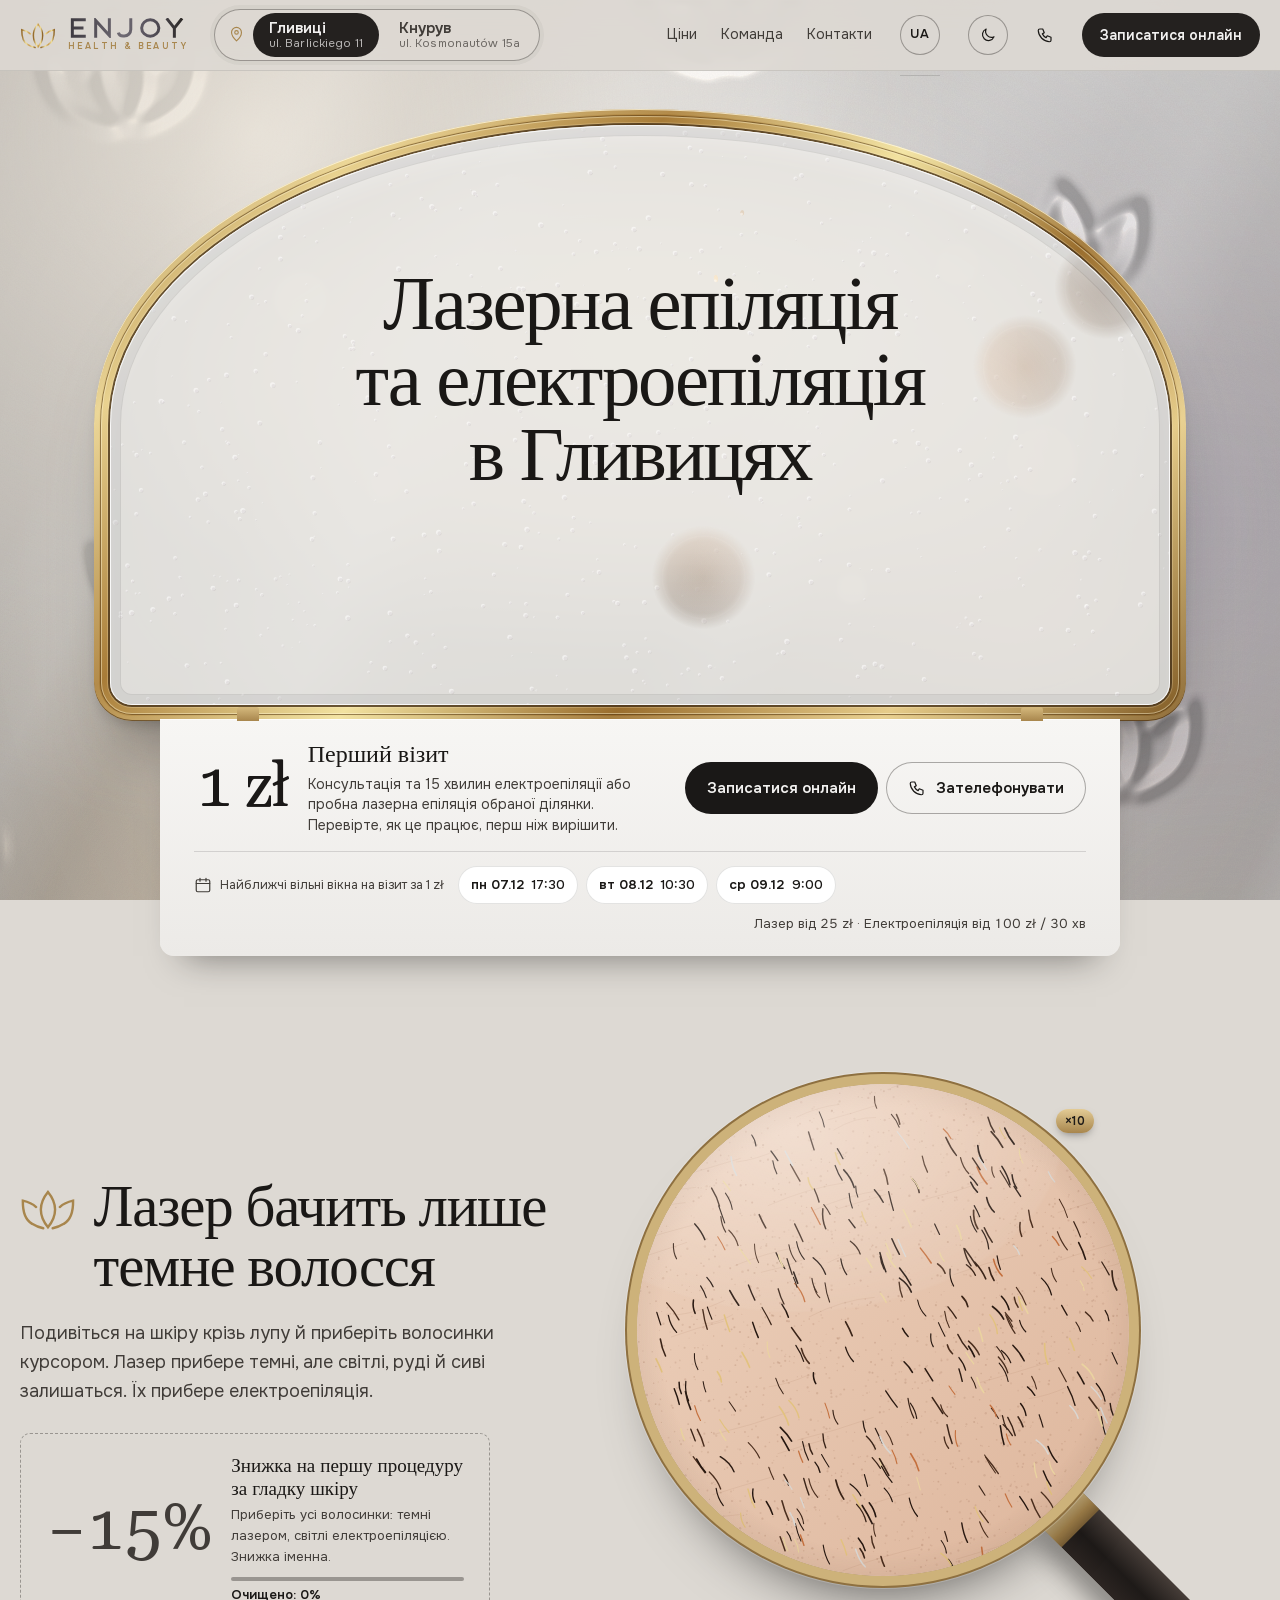
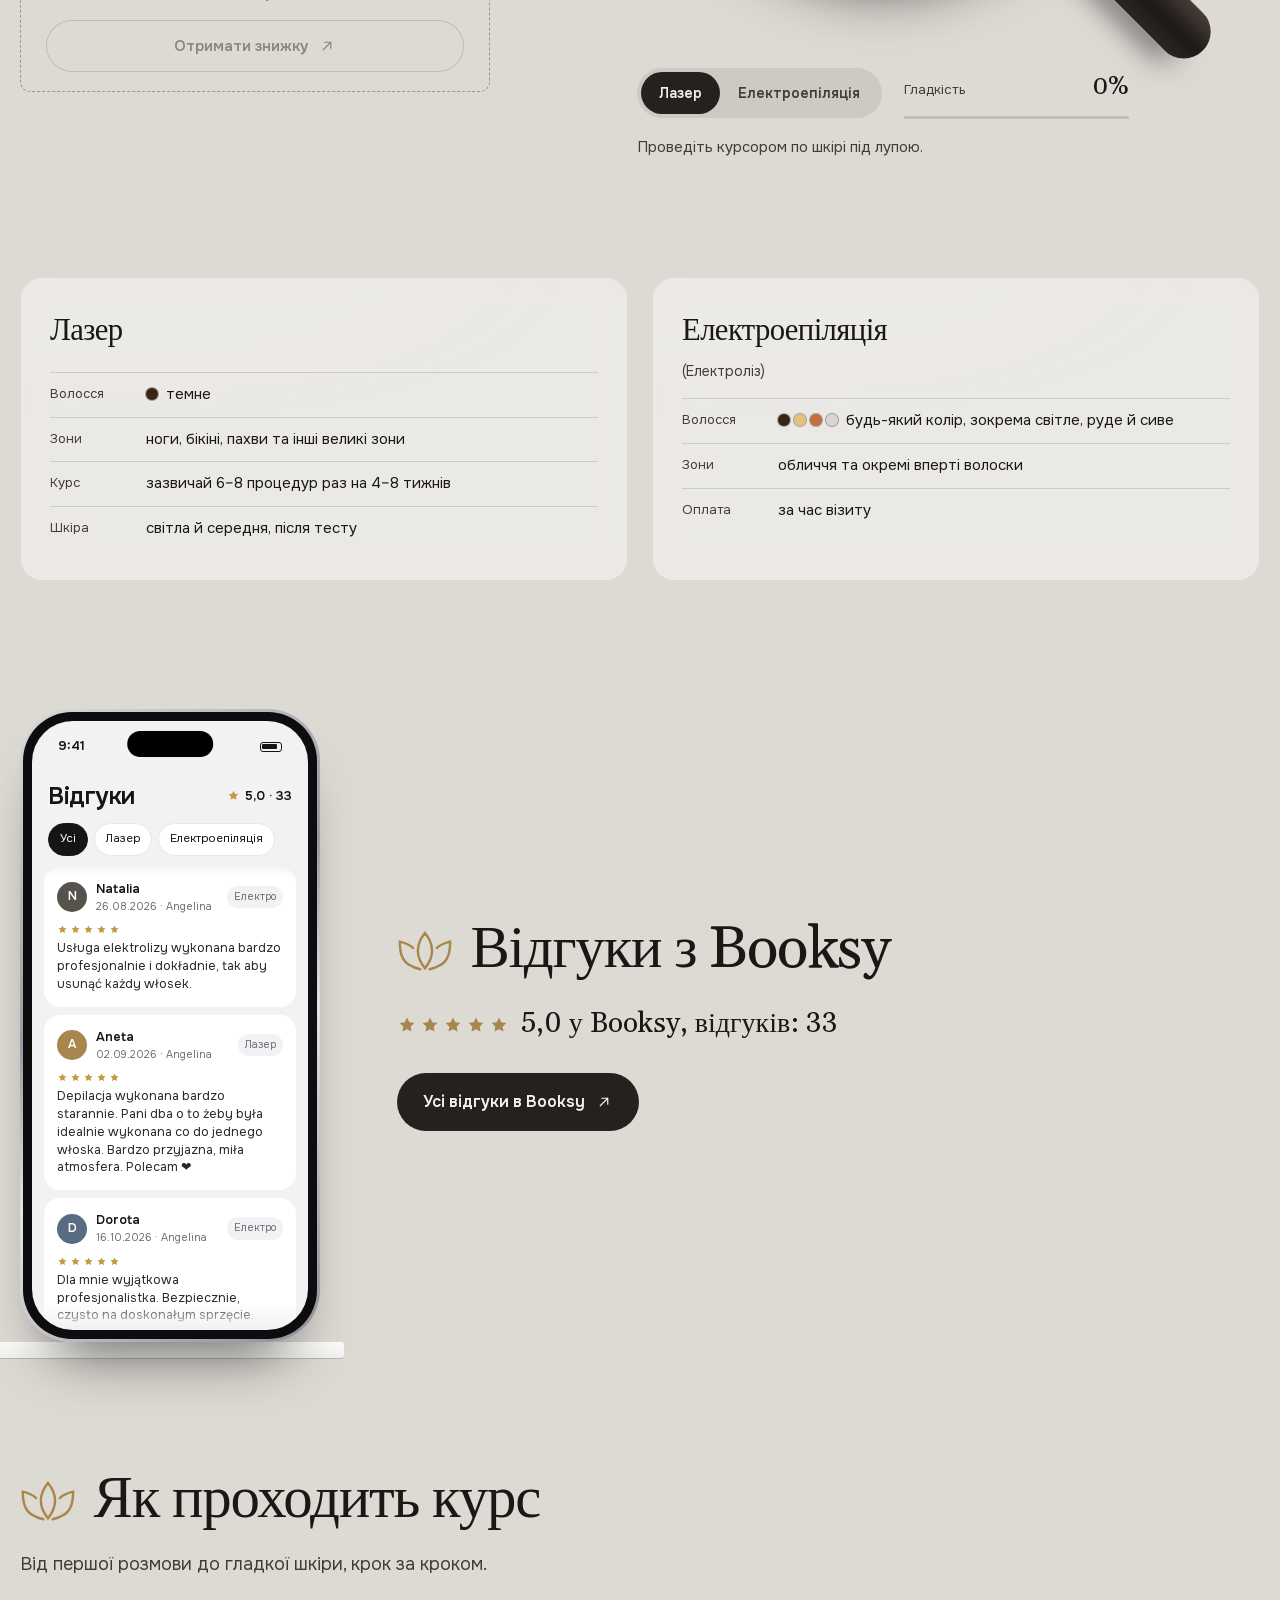
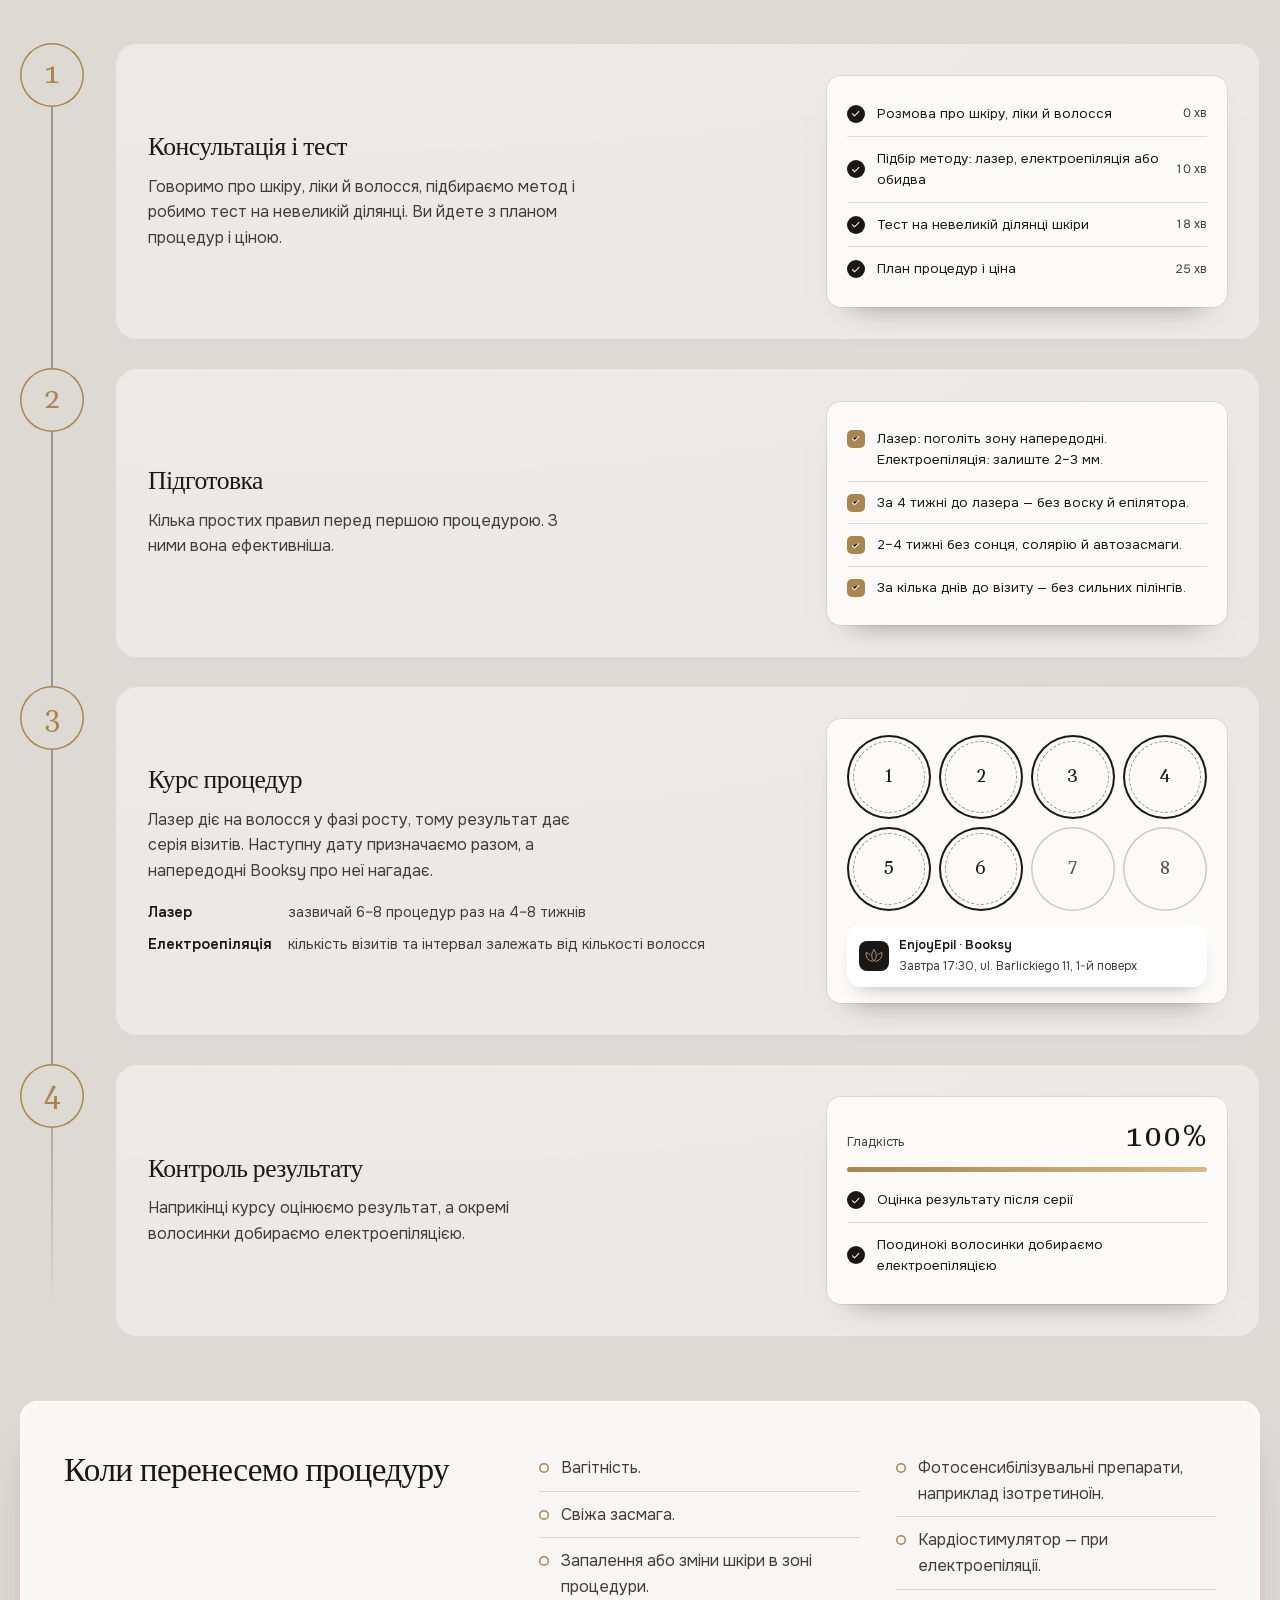
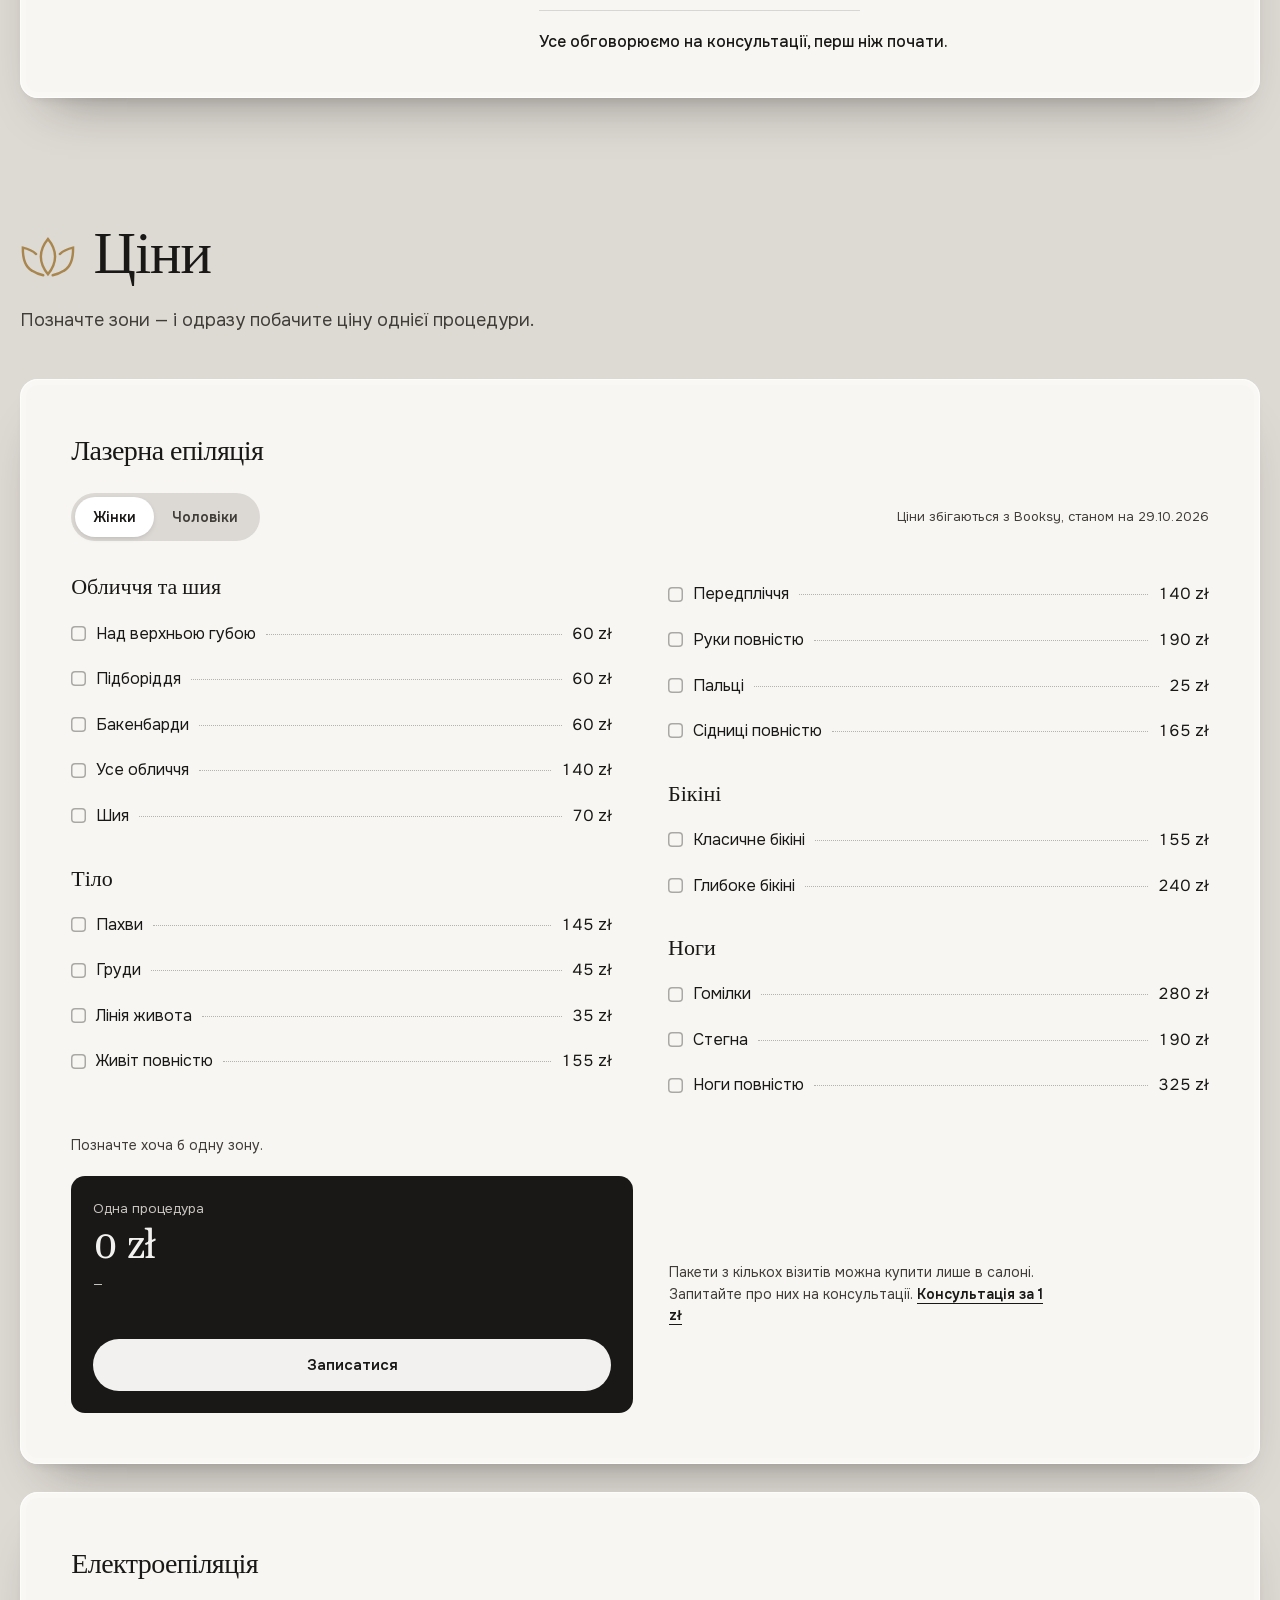
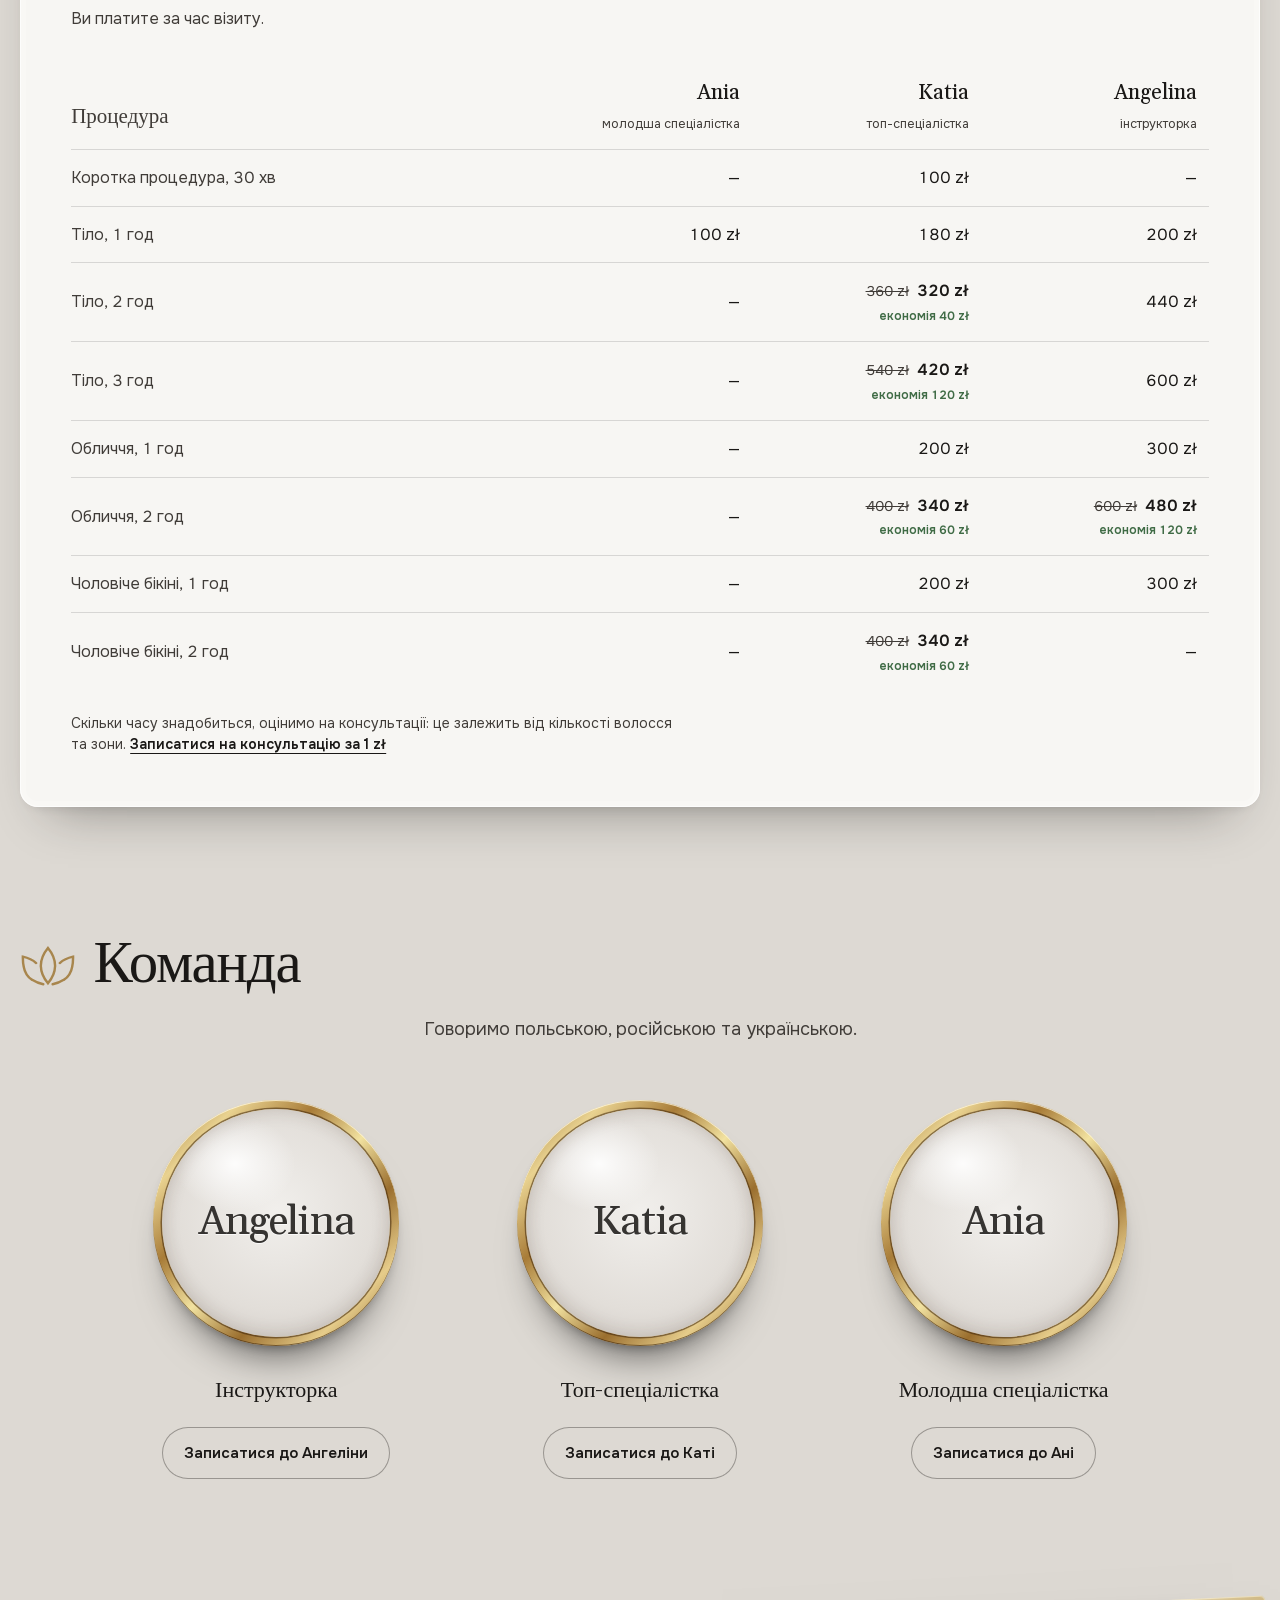
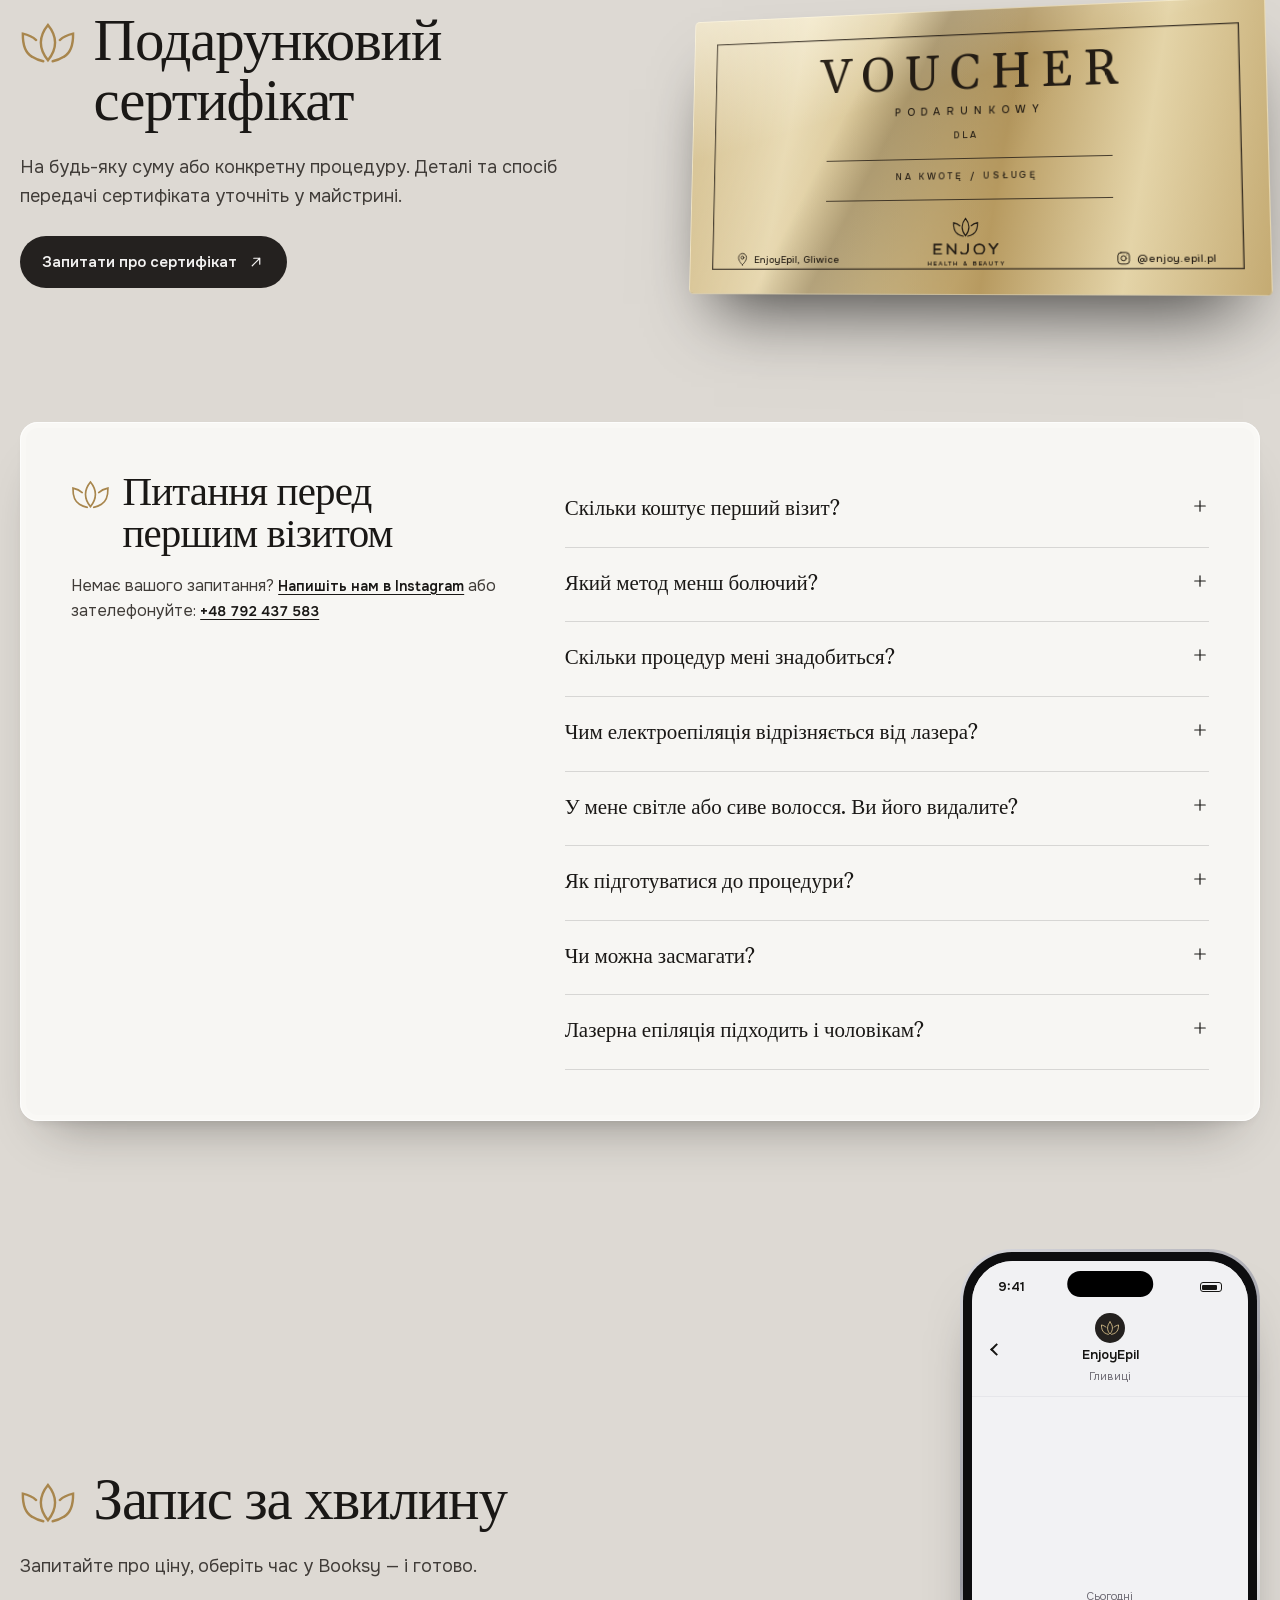
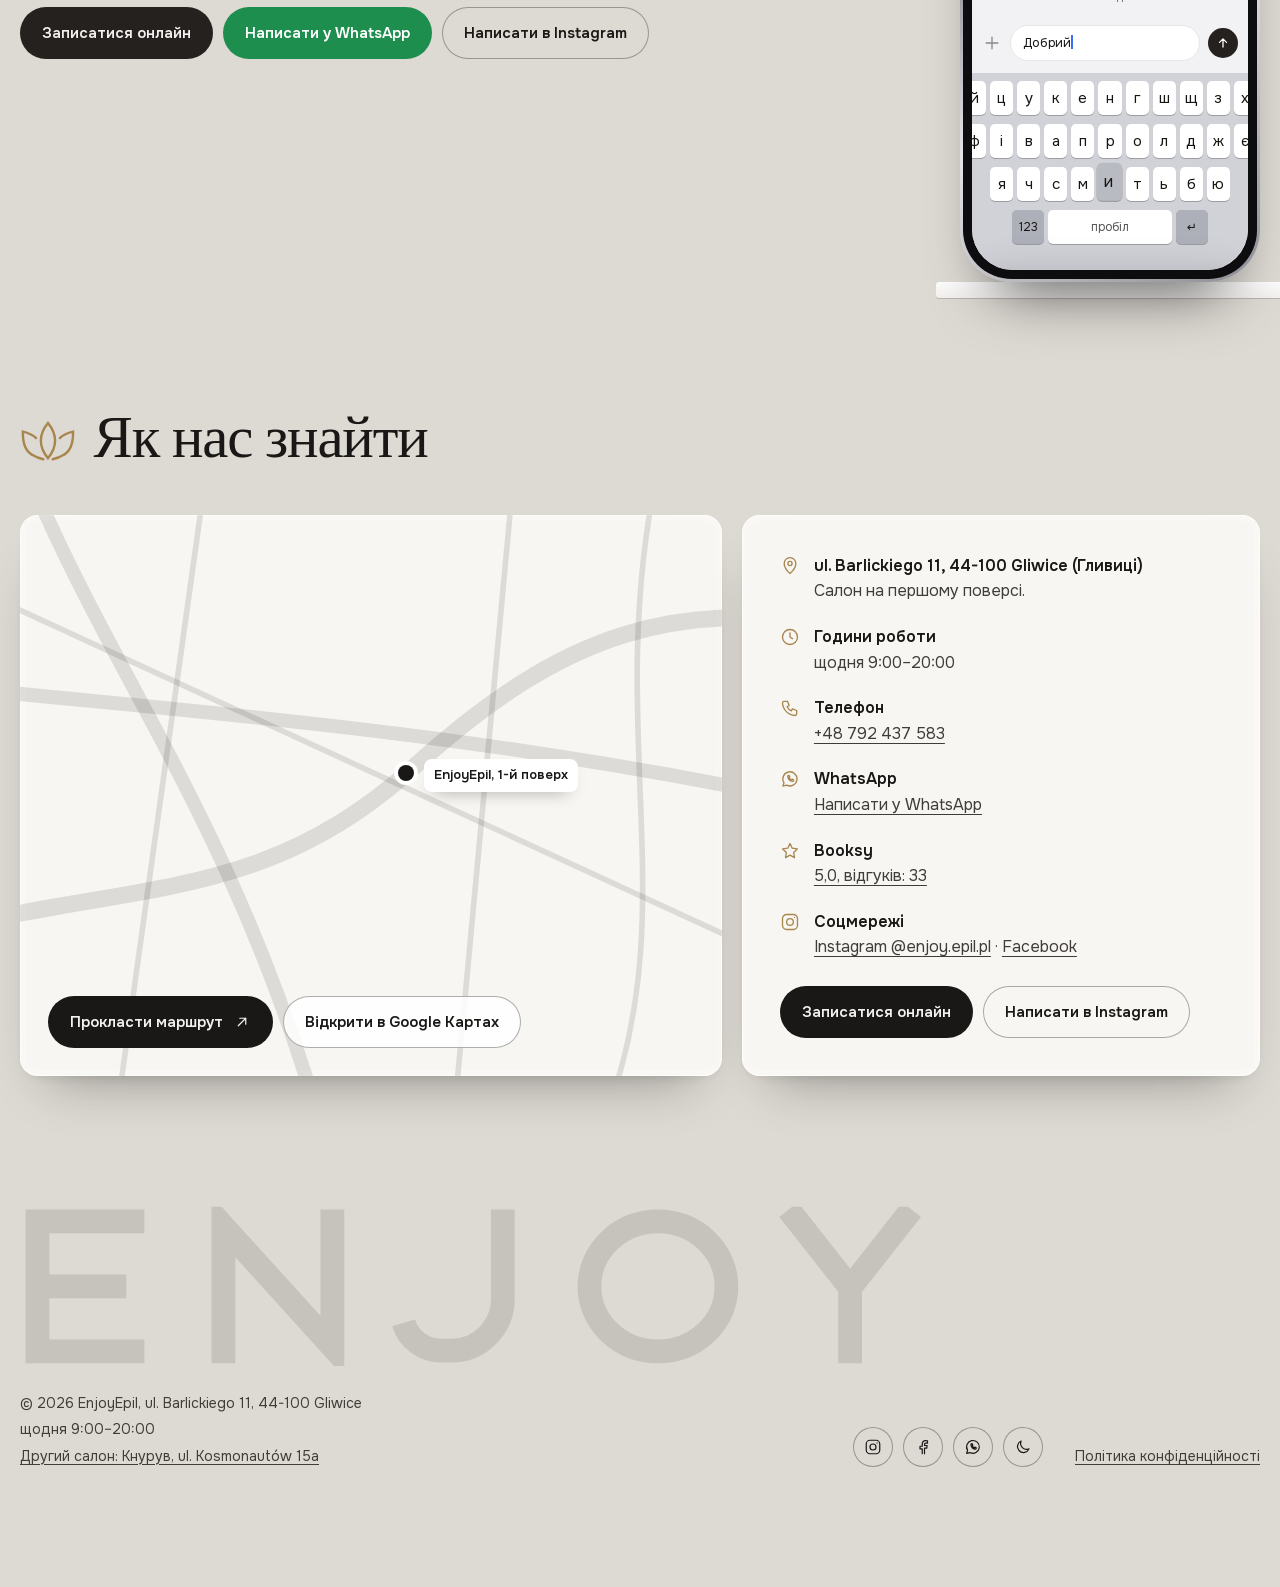
<file: uk/index.html>
<!DOCTYPE html>
<!-- Generated from index.html by tools/aktualizuj_ceny.py. Do not edit by hand. -->
<html lang="uk">
<head>
<meta charset="utf-8">
<meta name="robots" content="noindex, nofollow">
<meta name="viewport" content="width=device-width, initial-scale=1, viewport-fit=cover">
<script>(function(){var t;try{t=localStorage.getItem("ee-theme")}catch(e){}if(t!=="light"&&t!=="dark")t=matchMedia("(prefers-color-scheme: light)").matches?"light":"dark";document.documentElement.dataset.theme=t})()</script>
<title>Лазерна епіляція та електроепіляція в Гливицях | EnjoyEpil</title>
<meta name="description" content="Лазерна епіляція та електроепіляція (електроліз) у Гливицях (Глівіце). Говоримо українською та російською. Лазер для темного волосся, електроепіляція для світлого й сивого. Перший візит за 1 zł.">
<link rel="canonical" href="https://enjoyepil.pl/uk/">
<!--hreflang-->
<link rel="alternate" hreflang="pl" href="https://enjoyepil.pl/">
<link rel="alternate" hreflang="ru" href="https://enjoyepil.pl/ru/">
<link rel="alternate" hreflang="uk" href="https://enjoyepil.pl/uk/">
<link rel="alternate" hreflang="x-default" href="https://enjoyepil.pl/">
<meta property="og:locale:alternate" content="pl_PL">
<meta property="og:locale:alternate" content="ru_RU">
<!--/hreflang-->
<meta property="og:type" content="website">
<meta property="og:locale" content="uk_UA">
<meta property="og:site_name" content="EnjoyEpil">
<meta property="og:title" content="Лазерна епіляція та електроепіляція в Гливицях | EnjoyEpil">
<meta property="og:description" content="Лазер для темного волосся, електроепіляція для світлого, рудого й сивого. Перший візит за 1 zł. ul. Barlickiego 11, Гливиці. Говоримо українською та російською.">
<meta property="og:url" content="https://enjoyepil.pl/uk/">
<meta property="og:image" content="https://enjoyepil.pl/assets/og.png">
<meta property="og:image:width" content="1200">
<meta property="og:image:height" content="630">
<meta property="og:image:alt" content="EnjoyEpil Health &amp; Beauty, Гливиці">
<meta name="twitter:card" content="summary_large_image">
<meta name="theme-color" content="#0B0A0A" media="(prefers-color-scheme: dark)">
<meta name="theme-color" content="#DDD9D3" media="(prefers-color-scheme: light)">
<link rel="icon" href="../assets/favicon.svg" type="image/svg+xml">
<link rel="icon" href="../assets/favicon-48.png" sizes="48x48" type="image/png">
<link rel="apple-touch-icon" href="../assets/apple-touch-icon.png">
<script type="application/ld+json">
{
 "@context": "https://schema.org",
 "@graph": [
  {
   "@type": "HealthAndBeautyBusiness",
   "@id": "https://enjoyepil.pl/uk/#business",
   "name": "EnjoyEpil",
   "alternateName": [
    "Електроліз. Електроепіляція. EnjoyEpil Гливиці",
    "Enjoy Health & Beauty"
   ],
   "description": "Лазерна епіляція та електроепіляція (електроліз) у Гливицях (Глівіце). Говоримо українською та російською. Лазер для темного волосся, електроепіляція для світлого й сивого. Перший візит за 1 zł.",
   "url": "https://enjoyepil.pl/uk/",
   "logo": "https://enjoyepil.pl/assets/logo.png",
   "image": "https://enjoyepil.pl/assets/og.png",
   "address": {
    "@type": "PostalAddress",
    "streetAddress": "ul. Norberta Barlickiego 11, I piętro",
    "addressLocality": "Gliwice",
    "postalCode": "44-100",
    "addressCountry": "PL"
   },
   "geo": {
    "@type": "GeoCoordinates",
    "latitude": 50.2978397,
    "longitude": 18.6723392
   },
   "hasMap": "https://maps.google.com/?cid=10845643352129414193",
   "telephone": "+48 792 437 583",
   "areaServed": {
    "@type": "City",
    "name": "Гливиці"
   },
   "openingHoursSpecification": [
    {
     "@type": "OpeningHoursSpecification",
     "dayOfWeek": [
      "Monday",
      "Tuesday",
      "Wednesday",
      "Thursday",
      "Friday",
      "Saturday",
      "Sunday"
     ],
     "opens": "09:00",
     "closes": "20:00"
    }
   ],
   "priceRange": "25–600 zł",
   "currenciesAccepted": "PLN",
   "knowsLanguage": [
    "pl",
    "ru",
    "uk"
   ],
   "sameAs": [
    "https://booksy.com/pl-pl/354616_elektroliza-elektroepilacja-enjoyepil-gliwice_depilacja_12795_gliwice",
    "https://www.instagram.com/enjoy.epil.pl/",
    "https://www.facebook.com/enjoyepil.poland/"
   ],
   "employee": [
    {
     "@type": "Person",
     "name": "Angelina",
     "jobTitle": "Інструкторка з електроепіляції"
    },
    {
     "@type": "Person",
     "name": "Katia",
     "jobTitle": "Топ-спеціалістка"
    },
    {
     "@type": "Person",
     "name": "Ania",
     "jobTitle": "Молодша спеціалістка"
    }
   ],
   "potentialAction": {
    "@type": "ReserveAction",
    "target": "https://booksy.com/pl-pl/354616_elektroliza-elektroepilacja-enjoyepil-gliwice_depilacja_12795_gliwice",
    "name": "Записатися в Booksy"
   },
   "hasOfferCatalog": {
    "@type": "OfferCatalog",
    "name": "Ціни",
    "itemListElement": [
     {
      "@type": "OfferCatalog",
      "name": "Консультація та 15 хвилин електроепіляції або пробна лазерна епіляція",
      "itemListElement": [
       {
        "@type": "Offer",
        "price": "1",
        "priceCurrency": "PLN",
        "itemOffered": {
         "@type": "Service",
         "name": "Консультація та 15 хвилин електроепіляції або пробна лазерна епіляція"
        }
       }
      ]
     },
     {
      "@type": "OfferCatalog",
      "name": "Лазерна епіляція для жінок",
      "itemListElement": [
       {
        "@type": "Offer",
        "price": "60",
        "priceCurrency": "PLN",
        "itemOffered": {
         "@type": "Service",
         "name": "Над верхньою губою"
        }
       },
       {
        "@type": "Offer",
        "price": "60",
        "priceCurrency": "PLN",
        "itemOffered": {
         "@type": "Service",
         "name": "Підборіддя"
        }
       },
       {
        "@type": "Offer",
        "price": "60",
        "priceCurrency": "PLN",
        "itemOffered": {
         "@type": "Service",
         "name": "Бакенбарди"
        }
       },
       {
        "@type": "Offer",
        "price": "140",
        "priceCurrency": "PLN",
        "itemOffered": {
         "@type": "Service",
         "name": "Усе обличчя"
        }
       },
       {
        "@type": "Offer",
        "price": "70",
        "priceCurrency": "PLN",
        "itemOffered": {
         "@type": "Service",
         "name": "Шия"
        }
       },
       {
        "@type": "Offer",
        "price": "145",
        "priceCurrency": "PLN",
        "itemOffered": {
         "@type": "Service",
         "name": "Пахви"
        }
       },
       {
        "@type": "Offer",
        "price": "45",
        "priceCurrency": "PLN",
        "itemOffered": {
         "@type": "Service",
         "name": "Груди"
        }
       },
       {
        "@type": "Offer",
        "price": "35",
        "priceCurrency": "PLN",
        "itemOffered": {
         "@type": "Service",
         "name": "Лінія живота"
        }
       },
       {
        "@type": "Offer",
        "price": "155",
        "priceCurrency": "PLN",
        "itemOffered": {
         "@type": "Service",
         "name": "Живіт повністю"
        }
       },
       {
        "@type": "Offer",
        "price": "140",
        "priceCurrency": "PLN",
        "itemOffered": {
         "@type": "Service",
         "name": "Передпліччя"
        }
       },
       {
        "@type": "Offer",
        "price": "190",
        "priceCurrency": "PLN",
        "itemOffered": {
         "@type": "Service",
         "name": "Руки повністю"
        }
       },
       {
        "@type": "Offer",
        "price": "25",
        "priceCurrency": "PLN",
        "itemOffered": {
         "@type": "Service",
         "name": "Пальці"
        }
       },
       {
        "@type": "Offer",
        "price": "165",
        "priceCurrency": "PLN",
        "itemOffered": {
         "@type": "Service",
         "name": "Сідниці повністю"
        }
       },
       {
        "@type": "Offer",
        "price": "155",
        "priceCurrency": "PLN",
        "itemOffered": {
         "@type": "Service",
         "name": "Класичне бікіні"
        }
       },
       {
        "@type": "Offer",
        "price": "240",
        "priceCurrency": "PLN",
        "itemOffered": {
         "@type": "Service",
         "name": "Глибоке бікіні"
        }
       },
       {
        "@type": "Offer",
        "price": "280",
        "priceCurrency": "PLN",
        "itemOffered": {
         "@type": "Service",
         "name": "Гомілки"
        }
       },
       {
        "@type": "Offer",
        "price": "190",
        "priceCurrency": "PLN",
        "itemOffered": {
         "@type": "Service",
         "name": "Стегна"
        }
       },
       {
        "@type": "Offer",
        "price": "325",
        "priceCurrency": "PLN",
        "itemOffered": {
         "@type": "Service",
         "name": "Ноги повністю"
        }
       }
      ]
     },
     {
      "@type": "OfferCatalog",
      "name": "Лазерна епіляція для чоловіків",
      "itemListElement": [
       {
        "@type": "Offer",
        "price": "80",
        "priceCurrency": "PLN",
        "itemOffered": {
         "@type": "Service",
         "name": "Контур бороди"
        }
       },
       {
        "@type": "Offer",
        "price": "170",
        "priceCurrency": "PLN",
        "itemOffered": {
         "@type": "Service",
         "name": "Усе обличчя"
        }
       },
       {
        "@type": "Offer",
        "price": "90",
        "priceCurrency": "PLN",
        "itemOffered": {
         "@type": "Service",
         "name": "Шия"
        }
       },
       {
        "@type": "Offer",
        "price": "190",
        "priceCurrency": "PLN",
        "itemOffered": {
         "@type": "Service",
         "name": "Пахви"
        }
       },
       {
        "@type": "Offer",
        "price": "175",
        "priceCurrency": "PLN",
        "itemOffered": {
         "@type": "Service",
         "name": "Плечі"
        }
       },
       {
        "@type": "Offer",
        "price": "365",
        "priceCurrency": "PLN",
        "itemOffered": {
         "@type": "Service",
         "name": "Спина повністю"
        }
       },
       {
        "@type": "Offer",
        "price": "230",
        "priceCurrency": "PLN",
        "itemOffered": {
         "@type": "Service",
         "name": "Класичне бікіні"
        }
       },
       {
        "@type": "Offer",
        "price": "310",
        "priceCurrency": "PLN",
        "itemOffered": {
         "@type": "Service",
         "name": "Глибоке бікіні"
        }
       },
       {
        "@type": "Offer",
        "price": "320",
        "priceCurrency": "PLN",
        "itemOffered": {
         "@type": "Service",
         "name": "Гомілки"
        }
       },
       {
        "@type": "Offer",
        "price": "435",
        "priceCurrency": "PLN",
        "itemOffered": {
         "@type": "Service",
         "name": "Ноги повністю"
        }
       }
      ]
     },
     {
      "@type": "OfferCatalog",
      "name": "Набори зон (лазерна епіляція для жінок)",
      "itemListElement": [
       {
        "@type": "Offer",
        "price": "295",
        "priceCurrency": "PLN",
        "itemOffered": {
         "@type": "Service",
         "name": "Глибоке бікіні + пахви"
        }
       },
       {
        "@type": "Offer",
        "price": "465",
        "priceCurrency": "PLN",
        "itemOffered": {
         "@type": "Service",
         "name": "Глибоке бікіні + пахви + гомілки"
        }
       },
       {
        "@type": "Offer",
        "price": "495",
        "priceCurrency": "PLN",
        "itemOffered": {
         "@type": "Service",
         "name": "Глибоке бікіні + пахви + ноги повністю"
        }
       }
      ]
     },
     {
      "@type": "OfferCatalog",
      "name": "Електроепіляція (електроліз)",
      "itemListElement": [
       {
        "@type": "Offer",
        "price": "100",
        "priceCurrency": "PLN",
        "itemOffered": {
         "@type": "Service",
         "name": "Електроепіляція: Коротка процедура, 30 хв (Katia, топ-спеціалістка)"
        }
       },
       {
        "@type": "Offer",
        "price": "100",
        "priceCurrency": "PLN",
        "itemOffered": {
         "@type": "Service",
         "name": "Електроепіляція: Тіло, 1 год (Ania, молодша спеціалістка)"
        }
       },
       {
        "@type": "Offer",
        "price": "180",
        "priceCurrency": "PLN",
        "itemOffered": {
         "@type": "Service",
         "name": "Електроепіляція: Тіло, 1 год (Katia, топ-спеціалістка)"
        }
       },
       {
        "@type": "Offer",
        "price": "200",
        "priceCurrency": "PLN",
        "itemOffered": {
         "@type": "Service",
         "name": "Електроепіляція: Тіло, 1 год (Angelina, інструкторка)"
        }
       },
       {
        "@type": "Offer",
        "price": "320",
        "priceCurrency": "PLN",
        "itemOffered": {
         "@type": "Service",
         "name": "Електроепіляція: Тіло, 2 год (Katia, топ-спеціалістка)"
        }
       },
       {
        "@type": "Offer",
        "price": "440",
        "priceCurrency": "PLN",
        "itemOffered": {
         "@type": "Service",
         "name": "Електроепіляція: Тіло, 2 год (Angelina, інструкторка)"
        }
       },
       {
        "@type": "Offer",
        "price": "420",
        "priceCurrency": "PLN",
        "itemOffered": {
         "@type": "Service",
         "name": "Електроепіляція: Тіло, 3 год (Katia, топ-спеціалістка)"
        }
       },
       {
        "@type": "Offer",
        "price": "600",
        "priceCurrency": "PLN",
        "itemOffered": {
         "@type": "Service",
         "name": "Електроепіляція: Тіло, 3 год (Angelina, інструкторка)"
        }
       },
       {
        "@type": "Offer",
        "price": "200",
        "priceCurrency": "PLN",
        "itemOffered": {
         "@type": "Service",
         "name": "Електроепіляція: Обличчя, 1 год (Katia, топ-спеціалістка)"
        }
       },
       {
        "@type": "Offer",
        "price": "300",
        "priceCurrency": "PLN",
        "itemOffered": {
         "@type": "Service",
         "name": "Електроепіляція: Обличчя, 1 год (Angelina, інструкторка)"
        }
       },
       {
        "@type": "Offer",
        "price": "340",
        "priceCurrency": "PLN",
        "itemOffered": {
         "@type": "Service",
         "name": "Електроепіляція: Обличчя, 2 год (Katia, топ-спеціалістка)"
        }
       },
       {
        "@type": "Offer",
        "price": "480",
        "priceCurrency": "PLN",
        "itemOffered": {
         "@type": "Service",
         "name": "Електроепіляція: Обличчя, 2 год (Angelina, інструкторка)"
        }
       },
       {
        "@type": "Offer",
        "price": "200",
        "priceCurrency": "PLN",
        "itemOffered": {
         "@type": "Service",
         "name": "Електроепіляція: Чоловіче бікіні, 1 год (Katia, топ-спеціалістка)"
        }
       },
       {
        "@type": "Offer",
        "price": "300",
        "priceCurrency": "PLN",
        "itemOffered": {
         "@type": "Service",
         "name": "Електроепіляція: Чоловіче бікіні, 1 год (Angelina, інструкторка)"
        }
       },
       {
        "@type": "Offer",
        "price": "340",
        "priceCurrency": "PLN",
        "itemOffered": {
         "@type": "Service",
         "name": "Електроепіляція: Чоловіче бікіні, 2 год (Katia, топ-спеціалістка)"
        }
       }
      ]
     }
    ]
   }
  },
  {
   "@type": "WebSite",
   "@id": "https://enjoyepil.pl/uk/#website",
   "url": "https://enjoyepil.pl/uk/",
   "name": "EnjoyEpil",
   "inLanguage": "uk-UA",
   "publisher": {
    "@id": "https://enjoyepil.pl/uk/#business"
   }
  },
  {
   "@type": "FAQPage",
   "@id": "https://enjoyepil.pl/uk/#faq",
   "mainEntity": [
    {
     "@type": "Question",
     "name": "Скільки коштує перший візит?",
     "acceptedAnswer": {
      "@type": "Answer",
      "text": "1 zł. На вибір: консультація та 15 хвилин електроепіляції або пробна лазерна епіляція обраної ділянки. Ви побачите, як працює метод, перш ніж вирішити."
     }
    },
    {
     "@type": "Question",
     "name": "Який метод менш болючий?",
     "acceptedAnswer": {
      "@type": "Answer",
      "text": "Лазер з охолоджуваною насадкою більшість описує як тепло й поколювання. Електроепіляція відчутніша, але візити короткі, а потужність підбираємо під зону."
     }
    },
    {
     "@type": "Question",
     "name": "Скільки процедур мені знадобиться?",
     "acceptedAnswer": {
      "@type": "Answer",
      "text": "Для лазера зазвичай 6–8 процедур кожні 4–8 тижнів. Для електроепіляції кількість візитів залежить від кількості волосся. План складаємо на консультації."
     }
    },
    {
     "@type": "Question",
     "name": "Чим електроепіляція відрізняється від лазера?",
     "acceptedAnswer": {
      "@type": "Answer",
      "text": "Лазер діє на темний пігмент і швидко обробляє великі зони. Електроепіляція руйнує цибулину кожної волосини окремо, тому діє на будь-який колір, зокрема світлий, рудий і сивий. Електроліз — інша назва електроепіляції."
     }
    },
    {
     "@type": "Question",
     "name": "У мене світле або сиве волосся. Ви його видалите?",
     "acceptedAnswer": {
      "@type": "Answer",
      "text": "Так, електроепіляцією. Лазер не бачить світлого, рудого й сивого волосся: у ньому замало пігменту. Електроепіляція видаляє його волосинка за волосинкою, зокрема на обличчі."
     }
    },
    {
     "@type": "Question",
     "name": "Як підготуватися до процедури?",
     "acceptedAnswer": {
      "@type": "Answer",
      "text": "Перед лазером поголіть зону за день, перед електроепіляцією залиште волосся довжиною 2–3 мм. За 4 тижні до лазера відмовтеся від воску й епілятора, а 2–4 тижні уникайте сонця та автозасмаги."
     }
    },
    {
     "@type": "Question",
     "name": "Чи можна засмагати?",
     "acceptedAnswer": {
      "@type": "Answer",
      "text": "До і після лазера 2–4 тижні уникайте сонця, солярію й автозасмаги. Між візитами користуйтеся кремом з SPF 50."
     }
    },
    {
     "@type": "Question",
     "name": "Лазерна епіляція підходить і чоловікам?",
     "acceptedAnswer": {
      "@type": "Answer",
      "text": "Так. У нас окремий прайс на чоловічі зони, серед них контур бороди, спина, плечі й ноги. Електроепіляцією видаляємо й волосся в зоні чоловічого бікіні."
     }
    }
   ],
   "inLanguage": "uk-UA"
  }
 ]
}
</script>
<!-- fonts are served from the site (assets/fonts), nothing is loaded from Google -->
<link href="../assets/fonts/fonts.css" rel="stylesheet">
<style>
:root{
  --wall:#0B0A0A;--tile:#1A1817;--tile-2:#22201E;--tile-3:#2A2725;--grout:#0E0D0C;--on-tile:#F2F1F0;--on-tile-2:#C9C5C1;
  --fog:#E9E8E5;--fog-2:#DCD9D5;--ink:#1A1816;--ink-2:#403C38;--line:rgba(26,24,22,.14);
  --brass:#A8864D;--brass-hi:#D6BA7E;--brass-ink:#2A1C10;
  --glass:rgba(250,248,246,.72);
  /* wall-dependent tokens: dark velvet by default, light morning wall under [data-theme="light"] */
  --on-wall:#F2F1F0;--on-wall-2:#C9C5C1;--wall-line:rgba(242,241,240,.14);--wall-line-2:rgba(242,241,240,.4);--wall-hover:rgba(242,241,240,.08);
  --wall-btn:#F2F1F0;--wall-btn-ink:#24211F;--wall-accent:#D6BA7E;--wall-pill:rgba(0,0,0,.22);--chrome:#100F0E;--chrome-line:rgba(255,255,255,.06);
  --card:rgba(255,255,255,.045);--card-edge:rgba(255,255,255,.08);--card-ink:#F2F1F0;--card-ink-2:#C9C5C1;--card-ui-edge:rgba(255,255,255,.4);--mirror:#E9E8E5;--mirror-drop:rgba(5,4,4,.6);--mirror-drop-2:rgba(5,4,4,.4);
  --glow:rgba(214,186,126,.10);--glow-2:rgba(214,186,126,.03);--lamp:rgba(214,186,126,.13);
  --m1:rgba(34,32,30,.7);--m2:rgba(24,23,21,.7);--m3:rgba(150,104,62,.26);--m4:rgba(214,186,126,.16);--m5:rgba(4,4,4,.7);--m6:rgba(29,27,25,.55);--sheen:rgba(255,232,214,.065);
  --engrave:rgba(242,241,240,.07);--engrave-hi:rgba(255,255,255,.07);--engrave-lo:rgba(0,0,0,.4);
  --grain:url("data:image/svg+xml,%3Csvg xmlns='http://www.w3.org/2000/svg' width='220' height='220'%3E%3Cfilter id='n'%3E%3CfeTurbulence type='fractalNoise' baseFrequency='.85' numOctaves='3' stitchTiles='stitch'/%3E%3CfeColorMatrix values='0 0 0 0 1 0 0 0 0 1 0 0 0 0 1 0 0 0 .07 0'/%3E%3C/filter%3E%3Crect width='100%25' height='100%25' filter='url(%23n)'/%3E%3C/svg%3E");
  --wall-light:radial-gradient(70% 55% at 18% 0%,rgba(214,186,126,.11),transparent 70%),radial-gradient(60% 55% at 100% 45%,rgba(44,41,38,.2),transparent 70%),radial-gradient(80% 60% at 0% 100%,rgba(9,8,8,.55),transparent 70%);
  --r:14px;--rs:10px;
  --f-d:"Gelasio",Georgia,"Times New Roman",serif;
  --f-b:"Onest",system-ui,-apple-system,"Segoe UI",sans-serif;
  --ease:cubic-bezier(.16,1,.3,1);
  --sec:clamp(72px,10vw,150px);
  box-sizing:border-box;padding-top:env(safe-area-inset-top,0px);padding-bottom:env(safe-area-inset-bottom,0px);
  color-scheme:light;
}
:root[data-theme="light"]{
  --wall:#DDD9D3;--on-wall:#1A1816;--on-wall-2:#403C38;--wall-line:rgba(26,24,22,.14);--wall-line-2:rgba(26,24,22,.35);--wall-hover:rgba(26,24,22,.06);
  --wall-btn:#24211F;--wall-btn-ink:#F2F1F0;--wall-accent:#A8864D;--wall-pill:rgba(26,24,22,.08);--chrome:#DDD9D3;--chrome-line:rgba(26,24,22,.1);
  --card:rgba(255,255,255,.42);--card-edge:rgba(26,24,22,.07);--card-ink:#1A1816;--card-ink-2:#403C38;--card-ui-edge:rgba(26,24,22,.08);--mirror:#F7F6F3;--mirror-drop:rgba(23,22,20,.42);--mirror-drop-2:rgba(23,22,20,.16);
  --glow:rgba(255,255,255,.55);--glow-2:rgba(255,255,255,.15);--lamp:rgba(255,248,236,.7);
  --m1:rgba(186,181,176,.42);--m2:rgba(178,170,204,.36);--m3:rgba(232,204,162,.48);--m4:rgba(255,255,255,.75);--m5:rgba(144,136,128,.22);--m6:rgba(214,190,176,.4);--sheen:rgba(255,255,255,.3);
  --engrave:rgba(26,24,22,.11);--engrave-hi:rgba(255,255,255,.85);--engrave-lo:rgba(26,24,22,.16);
  --grain:url("data:image/svg+xml,%3Csvg xmlns='http://www.w3.org/2000/svg' width='220' height='220'%3E%3Cfilter id='n'%3E%3CfeTurbulence type='fractalNoise' baseFrequency='.85' numOctaves='3' stitchTiles='stitch'/%3E%3CfeColorMatrix values='0 0 0 0 .16 0 0 0 0 .1 0 0 0 0 .15 0 0 0 .06 0'/%3E%3C/filter%3E%3Crect width='100%25' height='100%25' filter='url(%23n)'/%3E%3C/svg%3E");
  --wall-light:linear-gradient(118deg,transparent 0 30%,rgba(255,255,255,.45) 38%,transparent 47%,transparent 53%,rgba(255,255,255,.32) 60%,transparent 69%),radial-gradient(70% 60% at 88% 0%,rgba(255,255,255,.95),transparent 70%),radial-gradient(60% 50% at 0% 100%,rgba(36,33,31,.10),transparent 70%);
  scrollbar-color:#B4AEA9 #DDD9D3}
:root[data-theme="light"] .shelf{box-shadow:0 1px 0 rgba(255,255,255,.9) inset,0 24px 34px -24px rgba(23,22,20,.5)}
:root[data-theme="light"] .stagep .glassshelf{background:linear-gradient(180deg,rgba(255,255,255,.95),rgba(255,255,255,.6));box-shadow:0 1px 0 rgba(26,24,22,.18),0 18px 26px -14px rgba(23,22,20,.5)}
:root[data-theme="light"] .frame{box-shadow:inset 0 1px 0 rgba(255,250,230,.75),inset 0 -1px 0 rgba(60,36,10,.6),inset 0 0 0 5px rgba(255,240,200,.12),0 50px 70px -36px rgba(23,22,20,.5),0 8px 18px -10px rgba(23,22,20,.35)}
*,*::before,*::after{box-sizing:inherit}
html{scroll-padding-top:calc(env(safe-area-inset-top,0px) + 84px);scroll-behavior:smooth;overflow-x:clip}
body{margin:0;background-color:var(--wall);color:var(--on-wall);font-family:var(--f-b);font-size:16px;line-height:1.6;-webkit-font-smoothing:antialiased;overflow-x:clip;
  background-image:var(--wall-light);background-attachment:fixed}
/* living velvet: large soft gradient fields drifting slowly behind the whole page, a satin sheen and grain on top */
.mesh{position:fixed;inset:0;z-index:-4;overflow:hidden;pointer-events:none}
.mesh i{position:absolute;border-radius:50%;will-change:transform}
.mesh .m1{width:85vmax;height:85vmax;left:-30vmax;top:-35vmax;background:radial-gradient(closest-side,var(--m1),transparent);animation:mA 46s ease-in-out infinite alternate}
.mesh .m2{width:75vmax;height:75vmax;right:-30vmax;top:5vh;background:radial-gradient(closest-side,var(--m2),transparent);animation:mB 58s ease-in-out infinite alternate}
.mesh .m3{width:65vmax;height:65vmax;left:-15vmax;bottom:-35vmax;background:radial-gradient(closest-side,var(--m3),transparent);animation:mC 64s ease-in-out infinite alternate}
.mesh .m4{width:50vmax;height:50vmax;left:30vw;top:-20vmax;background:radial-gradient(closest-side,var(--m4),transparent);animation:mD 40s ease-in-out infinite alternate}
.mesh .m5{width:90vmax;height:90vmax;right:-40vmax;bottom:-50vmax;background:radial-gradient(closest-side,var(--m5),transparent);animation:mB 72s ease-in-out infinite alternate-reverse}
.mesh .m6{width:55vmax;height:55vmax;left:35vw;top:45vh;background:radial-gradient(closest-side,var(--m6),transparent);animation:mA 52s ease-in-out infinite alternate-reverse}
.mesh .sh{inset:-30% -60%;border-radius:0;background:repeating-linear-gradient(115deg,transparent 0 7%,var(--sheen) 10%,transparent 13%,transparent 21%,var(--sheen) 23%,transparent 26%);animation:sh 90s ease-in-out infinite alternate}
@keyframes mA{to{transform:translate(22vw,16vh) scale(1.18)}}
@keyframes mB{to{transform:translate(-20vw,22vh) scale(.88)}}
@keyframes mC{to{transform:translate(26vw,-18vh) scale(1.22)}}
@keyframes mD{to{transform:translate(-24vw,26vh) scale(1.3)}}
@keyframes sh{to{transform:translateX(18%)}}
.grainl{position:fixed;inset:0;z-index:-3;pointer-events:none;background-image:var(--grain);background-size:220px 220px}
/* embossed velvet: lotus relief pressed into the wall, lit by a point light that follows the cursor.
   Rendered at half size and scaled up: cheaper, and the softness suits velvet. */
.relief{position:fixed;left:0;top:0;width:50vw;height:50vh;transform:scale(2);transform-origin:0 0;z-index:-3;pointer-events:none;mix-blend-mode:soft-light;opacity:.75}
:root[data-theme="light"] .relief{mix-blend-mode:multiply;opacity:.32}
/* lamp light that drifts down the wall with scroll: warm at the hero, deeper at prices, warm again at contact */
.lamp{position:fixed;left:0;top:0;width:110vmax;height:110vmax;margin:-55vmax 0 0 -55vmax;border-radius:50%;pointer-events:none;z-index:-2;
  background:radial-gradient(closest-side,var(--lamp),transparent);transform:translate(20vw,15vh);will-change:transform,opacity}
/* warm light that follows the cursor across the wall */
.glow{position:fixed;left:0;top:0;width:680px;height:680px;margin:-340px 0 0 -340px;border-radius:50%;pointer-events:none;z-index:-1;
  background:radial-gradient(closest-side,var(--glow),var(--glow-2) 55%,transparent);transform:translate(-999px,-999px);transition:transform .7s var(--ease)}
::selection{background:var(--brass-hi);color:var(--brass-ink)}
:focus-visible{outline:2px solid var(--wall-accent);outline-offset:3px;border-radius:4px}
html{scrollbar-color:var(--tile-3) var(--grout)}
a{color:inherit;text-underline-offset:.22em;text-decoration-thickness:1px}
img,svg,canvas{display:block;max-width:100%}
button{font:inherit;color:inherit}
.wrap{width:min(1240px,100% - 40px);margin-inline:auto}
.ico{width:18px;height:18px;flex:none;stroke:currentColor;fill:none;stroke-width:1.6;stroke-linecap:round;stroke-linejoin:round}
.tag{font:500 11.5px/1.35 var(--f-b);background:rgba(255,255,255,.92);color:#2b2b2b;padding:5px 8px;border-radius:6px;display:inline-block}
.tag.abs{position:absolute;left:12px;bottom:12px;z-index:6;max-width:calc(100% - 24px)}
.num{font-variant-numeric:tabular-nums}
h1,h2,h3{font-family:var(--f-d);font-weight:400;letter-spacing:-.02em;margin:0;text-wrap:balance}
h2{font-size:clamp(34px,4.6vw,64px);line-height:1.02}
.lead{font-size:clamp(17px,1.4vw,19px);line-height:1.6;max-width:56ch;margin:20px 0 0}
.on-tile .lead,.on-tile p{color:var(--on-wall-2)}
.btn{display:inline-flex;align-items:center;gap:10px;border:0;cursor:pointer;text-decoration:none;font-weight:600;font-size:15px;padding:14px 22px;border-radius:999px;background:var(--tile);color:var(--on-tile);transition:background .35s var(--ease),color .35s var(--ease),transform .35s var(--ease);white-space:nowrap}
.btn:hover{background:var(--brass-hi);color:var(--brass-ink)}
.btn:active{transform:translateY(1px)}
.btn.ghost{background:transparent;color:var(--ink);box-shadow:inset 0 0 0 1px rgba(26,24,22,.35)}
.btn.ghost:hover{background:rgba(26,24,22,.06);color:var(--ink)}
.on-tile .btn{background:var(--wall-btn);color:var(--wall-btn-ink)}
.on-tile .btn:hover{background:var(--brass-hi);color:var(--brass-ink)}
.on-tile .btn.ghost{background:transparent;color:var(--on-wall);box-shadow:inset 0 0 0 1px var(--wall-line-2)}
.on-tile .btn.ghost:hover{background:var(--wall-hover)}
.on-tile .mirror .btn{background:var(--tile);color:var(--on-tile)}
.on-tile .mirror .btn:hover{background:var(--brass-hi);color:var(--brass-ink)}
.on-tile .mirror .btn.ghost{background:transparent;color:var(--ink);box-shadow:inset 0 0 0 1px rgba(26,24,22,.35)}
.on-tile .mirror .btn.ghost:hover{background:rgba(26,24,22,.06)}
.on-tile .mirror .plan.res .btn{background:var(--on-tile);color:var(--tile)}
.on-tile .mirror .plan.mid .btn{background:transparent;color:var(--ink);box-shadow:inset 0 0 0 1px rgba(26,24,22,.35)}
.on-tile .mirror .plan.mid .btn:hover{background:rgba(26,24,22,.06)}
/* a mirror panel mounted on the tile wall */
.mirror{position:relative;background:var(--mirror);color:var(--ink);border-radius:18px;
  box-shadow:inset 0 0 0 1px rgba(255,255,255,.7),inset 0 0 0 6px rgba(255,255,255,.18),0 30px 50px -30px var(--mirror-drop),0 6px 14px -8px var(--mirror-drop-2)}
.mirror p{color:var(--ink-2)}

/* header */
header.top{position:sticky;top:env(safe-area-inset-top,0px);z-index:40;background:color-mix(in srgb,var(--chrome) 88%,transparent);backdrop-filter:blur(14px);border-bottom:1px solid var(--chrome-line)}
body::before{content:"";position:fixed;inset:0 0 auto;height:env(safe-area-inset-top,0px);z-index:41;background:var(--chrome)}
.nav{display:flex;align-items:center;gap:28px;height:70px}
.logo{display:flex;flex:none;align-items:center;gap:12px;text-decoration:none;color:var(--on-wall)}
.logo .lt{width:36px;height:27px;--lotus:url(#lotusGold)}
.logo .lw{display:grid;gap:5px;justify-items:center}
.logo .en{width:116px;height:20px;--enjoy:url(#enjoySilver)}
.logo .hb{font:600 8.6px/1 var(--f-b);letter-spacing:.28em;margin-right:-.28em;text-transform:uppercase;white-space:nowrap;color:var(--brass-hi)}
:root[data-theme="light"] .logo .en{--enjoy:url(#enjoyGraphite)}
:root[data-theme="light"] .logo .hb{color:var(--brass)}
.nav ul{display:flex;gap:24px;list-style:none;margin:0 0 0 auto;padding:0;font-size:14.5px}
.nav ul a{text-decoration:none;color:var(--on-wall-2);transition:color .25s;white-space:nowrap}
.nav ul a:hover{color:var(--on-wall)}
/* the section on screen: its link lights up and a brass line slides in under it */
.nav ul a{position:relative}
.nav ul a::after{content:"";position:absolute;left:0;right:0;bottom:-7px;height:1.5px;border-radius:1px;background:var(--wall-accent);transform:scaleX(0);transition:transform .35s var(--ease)}
.nav ul a[aria-current]{color:var(--on-wall)}
.nav ul a[aria-current]::after{transform:scaleX(1)}
.nav .hic{display:none;place-items:center;flex:none;width:44px;height:44px;color:var(--on-wall)}
/* phone +48 792 437 583 (the Gliwice Google Maps card), the same for both salons */
.nav .tel{display:flex;flex:none;align-items:center;gap:8px;text-decoration:none;color:var(--on-wall);font-size:14.5px;white-space:nowrap}
/* salon switch */
.city{display:inline-flex;align-items:center;gap:2px;padding:3px;border-radius:999px;box-shadow:inset 0 0 0 1px var(--wall-line-2);font-size:13.5px;white-space:nowrap}
.city .ico{width:15px;height:15px;margin:0 3px 0 8px;color:var(--on-wall-2)}
.city a{padding:6px 12px;border-radius:999px;text-decoration:none;color:var(--on-wall-2);transition:background .25s,color .25s}
.city a:hover{color:var(--on-wall)}
.city a[aria-current]{background:var(--wall-btn);color:var(--wall-btn-ink)}
.city-m{display:none}
/* the salon switch is the first choice a client makes: larger, with the street under each city */
.city-x{padding:4px;gap:4px;font-size:15px;box-shadow:inset 0 0 0 1px var(--wall-line-2),0 0 0 4px color-mix(in srgb,var(--on-wall) 4%,transparent)}
.city-x .ico{width:17px;height:17px;margin:0 4px 0 10px;color:var(--wall-accent)}
.city-x a{display:grid;padding:6px 16px 7px;line-height:1.2;font-weight:600;text-align:left}
.city-x small{font-size:11.5px;font-weight:400;opacity:.72;letter-spacing:.01em}
.city button{font:inherit;border:0;background:none;cursor:pointer;padding:6px 12px;border-radius:999px;color:var(--on-wall-2);transition:background .25s,color .25s}
.city button:hover{color:var(--on-wall)}
.city button[aria-pressed="true"]{background:var(--wall-btn);color:var(--wall-btn-ink)}
/* language: a small round button with a list (header); a segmented switch in the phone menu */
.lang{position:relative;flex:none}
.lang summary{list-style:none;display:flex;align-items:center;justify-content:center;width:40px;height:40px;border-radius:50%;cursor:pointer;font:600 12.5px/1 var(--f-b);letter-spacing:.06em;color:var(--on-wall);box-shadow:inset 0 0 0 1px var(--wall-line-2);transition:box-shadow .3s}
.lang summary::-webkit-details-marker{display:none}
.lang summary:hover,.lang[open] summary{box-shadow:inset 0 0 0 1.5px var(--wall-accent)}
.lang-list{position:absolute;right:0;top:calc(100% + 10px);z-index:5;display:grid;min-width:180px;padding:6px;border-radius:14px;background:linear-gradient(var(--chrome),var(--chrome)),var(--wall);box-shadow:0 0 0 1px var(--chrome-line),0 18px 40px -16px rgba(0,0,0,.55)}
.lang-list a{display:flex;justify-content:space-between;gap:16px;padding:11px 12px;border-radius:9px;text-decoration:none;font-size:14.5px;color:var(--on-wall-2)}
.lang-list a small{font-size:12px;letter-spacing:.06em;opacity:.7}
.lang-list a:hover{background:var(--wall-hover);color:var(--on-wall)}
.lang-list a[aria-current]{color:var(--on-wall);font-weight:600}
/* burger + menu panel: tablets and phones only */
.burger{display:none;flex:none;place-content:center;gap:6px;width:44px;height:44px;padding:0;border:0;border-radius:50%;background:none;cursor:pointer;color:var(--on-wall);box-shadow:inset 0 0 0 1px var(--wall-line-2)}
.burger i{display:block;width:18px;height:1.5px;border-radius:1px;background:currentColor;transition:transform .35s var(--ease)}
.burger[aria-expanded="true"] i:first-child{transform:translateY(3.75px) rotate(45deg)}
.burger[aria-expanded="true"] i:last-child{transform:translateY(-3.75px) rotate(-45deg)}
.menu{position:absolute;left:0;right:0;top:100%;height:var(--mh,calc(100dvh - 70px));overflow-y:auto;overscroll-behavior:contain;background:linear-gradient(var(--chrome),var(--chrome)),var(--wall);
  border-top:1px solid var(--chrome-line);visibility:hidden;opacity:0;transform:translateY(-10px);transition:opacity .3s var(--ease),transform .3s var(--ease),visibility 0s .3s}
.menu.open{visibility:visible;opacity:1;transform:none;transition:opacity .3s var(--ease),transform .3s var(--ease)}
.mwrap{display:grid;gap:28px;padding:12px 0 calc(28px + env(safe-area-inset-bottom,0px))}
.mlinks{display:grid}
.mlinks a{padding:13px 0;font-family:var(--f-d);font-size:24px;line-height:1.2;text-decoration:none;color:var(--on-wall);border-bottom:1px solid var(--chrome-line)}
.mlinks a:active{color:var(--wall-accent)}
/* the section on screen: the same brass mark as in the header, here a bar at the left */
.mlinks a{transition:padding .3s var(--ease),box-shadow .3s var(--ease)}
.mlinks a[aria-current]{padding-left:14px;box-shadow:inset 3px 0 0 var(--wall-accent)}
.mopts{display:grid;gap:14px}
.mopt{display:flex;align-items:center;justify-content:space-between;gap:16px;font-size:14.5px;color:var(--on-wall-2)}
.mopt .city{display:grid;grid-auto-flow:column;grid-auto-columns:1fr;min-width:190px;font-size:14.5px;text-align:center}
.mopt .city a,.mopt .city button{padding:9px 16px}
.mfoot{display:flex;flex-wrap:wrap;align-items:center;gap:10px}
.mfoot .btn{flex:1;justify-content:center;padding:14px 18px;background:var(--wall-btn);color:var(--wall-btn-ink)}
.mfoot .btn.ghost{background:transparent;color:var(--on-wall);box-shadow:inset 0 0 0 1px var(--wall-line-2)}
.mfoot .soc{flex-basis:100%;justify-content:center;margin-top:4px}
.mfoot .soc a{width:44px;height:44px}
html.menu-open{overflow:hidden}
/* tablets: the header already holds salon, theme and booking, so the menu is just the sections, two columns, dimming the page */
@media (min-width:641px){
  .menu{height:auto;max-height:var(--mh);box-shadow:0 0 0 100vmax rgba(5,4,4,.4);clip-path:inset(0 -100vmax -100vmax -100vmax)}
  .mlinks{grid-template-columns:1fr 1fr;column-gap:40px}
  .mfoot{display:none}
}
@media (min-width:801px){.mopts{display:none}}
/* small tablets: salon, language and theme move from the header into the menu */
@media (min-width:641px) and (max-width:800px){.nav .logo{margin-right:auto}.nav .city,.nav .lang{display:none}.city-m{display:flex;width:max-content;margin:0 auto 16px}.mopts{grid-template-columns:1fr 1fr 1fr;gap:20px}.mopt{flex-direction:column;align-items:flex-start;gap:8px}}
.nav .btn{padding:11px 18px;font-size:14px;background:var(--wall-btn);color:var(--wall-btn-ink)}
.theme{display:grid;place-items:center;flex:none;width:40px;height:40px;padding:0;border:0;border-radius:50%;background:none;color:var(--on-wall);cursor:pointer;box-shadow:inset 0 0 0 1px var(--wall-line-2);transition:box-shadow .3s,color .3s}
.theme:hover{box-shadow:inset 0 0 0 1.5px var(--wall-accent)}
.theme .moon,:root[data-theme="light"] .theme .sun{display:none}
:root[data-theme="light"] .theme .moon{display:block}
.nav .btn:hover{background:var(--brass-hi);color:var(--brass-ink)}

/* HERO: arched fogged mirror */
.hero{padding:clamp(22px,3vw,40px) 0 0}
/* brass frame: polished bands with a dark seam against the glass */
.frame{position:relative;width:min(100%,1092px);margin-inline:auto;padding:16px;border-radius:546px 546px 38px 38px/316px 316px 38px 38px;
  background:linear-gradient(135deg,#8C6227,#E9D290 18%,#A87C38 34%,#F2E2A0 50%,#9A6E2E 66%,#E6CC8A 82%,#7E5822);
  box-shadow:inset 0 1px 0 rgba(255,250,230,.75),inset 0 -1px 0 rgba(60,36,10,.6),inset 0 0 0 5px rgba(255,240,200,.12),0 50px 70px -36px rgba(5,4,4,.75),0 8px 18px -10px rgba(5,4,4,.5)}
.frame::before{content:"";position:absolute;inset:7px;border-radius:539px 539px 31px 31px/309px 309px 31px 31px;pointer-events:none;
  box-shadow:0 0 0 1px rgba(80,52,16,.55),inset 0 0 0 1px rgba(255,246,214,.45)}
.hm{height:clamp(400px,calc(100vh - 320px),640px);height:clamp(400px,calc(100svh - 320px),640px);min-height:0;overflow:hidden;isolation:isolate;width:100%;border-radius:530px 530px 22px 22px/300px 300px 22px 22px;
  box-shadow:0 0 0 2px rgba(58,36,12,.75),0 0 0 3px rgba(255,240,200,.25)}
.hm::after{content:"";position:absolute;inset:0;z-index:3;border-radius:inherit;pointer-events:none;
  box-shadow:inset 0 0 0 1px rgba(255,255,255,.85),inset 0 0 0 10px rgba(255,255,255,.16),inset 0 0 0 11px rgba(26,24,22,.1),inset 0 26px 40px -30px rgba(255,255,255,.75)}
.hero .shelf{width:min(90%,960px);margin-inline:auto}
.reflect{position:absolute;inset:0;z-index:0;border-radius:inherit;overflow:hidden;
  /* nothing but warm light behind the glass */
  background:
    radial-gradient(70% 66% at 50% 38%,rgba(255,244,226,.98),rgba(246,224,204,.8) 44%,rgba(222,190,184,0) 82%),
    radial-gradient(46% 50% at 86% 86%,rgba(232,186,160,.55),transparent 72%),
    radial-gradient(40% 46% at 10% 90%,rgba(185,180,175,.45),transparent 72%),
    linear-gradient(180deg,#C1BCB7,#A7A09A 60%,#90887F)}
.reflect::before{content:"";position:absolute;inset:-10% -20%;pointer-events:none;
  background:linear-gradient(112deg,transparent 30%,rgba(255,255,255,.34) 37%,rgba(255,255,255,.08) 41%,transparent 44%,transparent 56%,rgba(255,255,255,.18) 60%,transparent 64%);
  transform:translateX(calc(var(--px,0)*-30px));transition:transform 1.4s var(--ease)}
.reflect::after{content:"";position:absolute;inset:0;border-radius:inherit;box-shadow:inset 0 0 140px 30px rgba(24,22,21,.22)}
.reflect i{position:absolute;inset:0;display:block;transition:transform 1.2s var(--ease)}
.reflect .r-glow{background:radial-gradient(34% 30% at 50% 30%,rgba(255,236,200,.75),transparent 70%);transform:translate(calc(var(--px,0)*-8px),calc(var(--py,0)*-6px))}
.reflect .r-bokeh{filter:blur(2px);opacity:.75;transform:translate(calc(var(--px,0)*-20px),calc(var(--py,0)*-12px));
  background:
    radial-gradient(circle at 18% 30%,rgba(255,240,214,.7) 0 26px,transparent 27px),
    radial-gradient(circle at 26% 62%,rgba(255,232,206,.45) 0 16px,transparent 17px),
    radial-gradient(circle at 80% 24%,rgba(255,236,210,.55) 0 20px,transparent 21px),
    radial-gradient(circle at 88% 58%,rgba(250,214,190,.5) 0 34px,transparent 35px),
    radial-gradient(circle at 70% 80%,rgba(255,240,220,.4) 0 14px,transparent 15px)}
#fog{position:absolute;inset:0;z-index:1;width:100%;height:100%;border-radius:inherit;cursor:none;touch-action:pan-y}
.hm .copy{position:relative;z-index:2;padding:clamp(96px,min(14vw,16vh),180px) clamp(28px,4.5vw,64px) clamp(24px,4vw,56px);max-width:840px;margin-inline:auto;text-align:center;pointer-events:none}
.hm h1{font-size:calc(var(--hs,1)*clamp(40px,min(6vw,10vh),88px));line-height:.98;letter-spacing:-.03em;color:var(--ink)}
body.mo .hm h1{-webkit-mask-image:linear-gradient(100deg,#000 40%,transparent 60%);mask-image:linear-gradient(100deg,#000 40%,transparent 60%);-webkit-mask-size:300% 100%;mask-size:300% 100%;-webkit-mask-position:100% 0;mask-position:100% 0;animation:wipe 1.6s var(--ease) .35s forwards}
/* ru/uk pages only: the masters speak the visitor's language (inserted by tools/i18n "kod") */
.hm .copy .speak{position:absolute;left:50%;top:clamp(34px,calc(min(14vw,16vh) - 44px),118px);transform:translateX(-50%);white-space:nowrap;display:inline-flex;align-items:center;gap:9px;padding:8px 16px;border-radius:999px;font-size:14.5px;font-weight:500;color:var(--ink);background:rgba(255,255,255,.6);box-shadow:inset 0 0 0 1px rgba(26,24,22,.14)}
.hm .copy .speak i{width:7px;height:7px;border-radius:50%;background:var(--brass);flex:none}
@keyframes wipe{to{-webkit-mask-position:0 0;mask-position:0 0}}
.hm .tag{z-index:4}
/* glass shelf with real booking */
.shelf{position:relative;margin:-2px 3% 0;padding:22px clamp(18px,3vw,34px) 22px;background:linear-gradient(180deg,#F7F6F4,#ECEAE7);color:var(--ink);border-radius:0 0 var(--r) var(--r);
  box-shadow:0 1px 0 rgba(255,255,255,.9) inset,0 22px 30px -24px rgba(5,4,4,.7);display:grid;grid-template-columns:1fr auto;gap:16px 32px;align-items:center}
.shelf .slots{grid-column:1/-1;grid-row:2;display:flex;flex-wrap:wrap;align-items:center;gap:10px 14px;padding-top:14px;border-top:1px solid var(--line)}
.shelf::before,.shelf::after{content:"";position:absolute;top:-12px;width:22px;height:14px;border-radius:3px 3px 0 0;background:linear-gradient(180deg,var(--brass-hi),var(--brass))}
.shelf::before{left:8%}.shelf::after{right:8%}
.first{display:flex;align-items:center;gap:20px}
.first .v{font-family:var(--f-d);font-size:clamp(46px,4.8vw,64px);line-height:.9;letter-spacing:-.03em;color:var(--tile);white-space:nowrap}
.first .l{display:grid;gap:4px;font-size:14px;line-height:1.45;color:var(--ink-2);max-width:42ch}
.first .l b{font-family:var(--f-d);font-weight:400;font-size:24px;line-height:1.2;color:var(--ink);text-wrap:balance}
.slots{display:grid;gap:8px}
.slots .lbl{font-size:12.5px;color:var(--ink-2);display:flex;align-items:center;gap:8px}
.slots .row{display:flex;flex-wrap:wrap;gap:8px}
.slots .tag{justify-self:start;margin-left:auto}
.slots .also{margin-left:auto;font-size:13px;color:var(--ink-2)}
.also .od-s{display:none}
.shelf .slots .tag{margin-left:0}
.slot{display:inline-flex;align-items:center;gap:8px;padding:8px 13px;border-radius:999px;background:#fff;color:var(--ink);text-decoration:none;font-size:13.5px;font-weight:500;box-shadow:inset 0 0 0 1px rgba(26,24,22,.12);transition:box-shadow .3s,background .3s}
.slot:hover{box-shadow:inset 0 0 0 1.5px var(--brass);background:#FFFDF8}
.slot b{font-weight:600}
.act{display:grid;gap:10px;justify-items:end}
.act .row{display:flex;flex-wrap:wrap;gap:8px}
/* long Russian/Ukrainian words and buttons must not push the shelf wider than the screen */
.shelf>*,.first .l{min-width:0}




/* METHOD: magnifying mirror */
.method{padding-top:var(--sec)}
.mgrid{display:grid;grid-template-columns:.9fr 1.1fr;gap:clamp(28px,5vw,80px);align-items:center}
.tools{display:inline-flex;padding:4px;border-radius:999px;background:var(--wall-pill);margin-top:30px}
.tools button{border:0;background:none;cursor:pointer;padding:10px 18px;border-radius:999px;font-weight:600;font-size:14px;color:var(--on-wall-2);transition:background .3s,color .3s}
.tools button[aria-pressed="true"]{background:var(--wall-btn);color:var(--wall-btn-ink)}
.tools.nudge button[data-tool="electro"]{background:var(--brass-hi);color:var(--brass-ink);animation:nudge 1.5s ease-in-out infinite}
/* the switch prompt sits on the lens, where the eyes are, once the laser has done its part */
.mswitch{position:absolute;z-index:6;left:50%;top:80%;display:flex;align-items:center;gap:8px;width:max-content;max-width:86%;padding:11px 16px 11px 18px;border:0;border-radius:999px;cursor:pointer;
  font:500 14px/1.3 var(--f-b);text-align:left;color:#F4F1EC;background:rgba(26,24,22,.88);backdrop-filter:blur(6px);box-shadow:0 0 0 2px var(--brass-hi),0 14px 30px -12px rgba(0,0,0,.7);
  opacity:0;pointer-events:none;transform:translate(-50%,10px);transition:opacity .45s var(--ease),transform .45s var(--ease)}
.mswitch b{color:var(--brass-hi);font-weight:600;white-space:nowrap}
.mswitch .mst{display:grid;gap:1px}  /* the call to action on its own line */
.mswitch .ico{width:16px;height:16px;color:var(--brass-hi)}
.mswitch.on{opacity:1;pointer-events:auto;transform:translate(-50%,0);animation:nudge 1.5s ease-in-out infinite}
.mswitch:hover{background:#1A1816}
@keyframes nudge{50%{box-shadow:0 0 0 6px rgba(214,186,126,.35)}}
.meter{margin-top:26px;max-width:380px}
.meter .l{display:flex;justify-content:space-between;align-items:baseline;font-size:13.5px;color:var(--on-wall-2)}
.meter b{font-family:var(--f-d);font-weight:400;font-size:34px;color:var(--on-wall);letter-spacing:-.02em}
.bar{height:3px;background:var(--wall-line);border-radius:2px;margin-top:8px;overflow:hidden}
.bar i{display:block;height:100%;width:0;background:var(--wall-accent);transition:width .3s}
.say{min-height:52px;margin:16px 0 0;font-size:15px;color:var(--on-wall-2);max-width:44ch}
.say b{color:var(--wall-accent);font-weight:600}
.linkbtn{background:none;border:0;padding:0;cursor:pointer;color:var(--on-wall-2);text-decoration:underline;text-underline-offset:.25em;font-size:14px}
/* the play column: a hand lens, and right under it the tools and the progress */
.mplay{display:grid;width:min(100%,600px);justify-self:center}
.mplay>*{width:82%}
/* hand lens: brass rim, glass glare, ×10, a handle down to the right, so nobody reads it as a body */
.magnifier{position:relative;isolation:isolate;aspect-ratio:1;margin-bottom:15%}
.lens{position:absolute;inset:0;border-radius:50%;overflow:hidden;box-shadow:0 0 0 10px #CDB27A,0 0 0 12px #8E7040,0 0 0 13px rgba(255,255,255,.2),0 40px 60px -30px rgba(0,0,0,.7)}
.lens::after{content:"";position:absolute;inset:0;z-index:2;border-radius:50%;pointer-events:none;
  background:radial-gradient(90% 60% at 32% 10%,rgba(255,255,255,.34),rgba(255,255,255,.06) 60%,transparent 61%),radial-gradient(circle,transparent 64%,rgba(70,45,30,.3) 100%)}
.magnifier::before{content:"×10";position:absolute;right:7%;top:5%;z-index:4;padding:6px 9px;border-radius:999px;font:600 12px/1 var(--f-b);letter-spacing:.04em;color:#1E1A18;background:linear-gradient(180deg,#E3CB95,#A8864D);box-shadow:0 4px 10px -4px rgba(0,0,0,.5)}
#hair{position:absolute;inset:0;width:100%;height:100%;touch-action:none;cursor:none}
.arm{position:absolute;left:84%;top:84%;z-index:-1;width:44%;height:11%;border-radius:0 999px 999px 0;transform-origin:0 50%;transform:translateY(-50%) rotate(45deg);
  background:linear-gradient(90deg,#8E7040,#E3CB95 7%,#A8864D 15%,#7A5F36 20%,transparent 20%),linear-gradient(180deg,#463D38,#1E1A18 55%,#2C2522);box-shadow:0 26px 30px -18px rgba(0,0,0,.7)}
/* demo hand: its fingertip leads the laser over the lens until the visitor tries it */
.mhand{position:absolute;z-index:5;left:30%;top:30%;width:46px;height:46px;pointer-events:none;color:#fff;opacity:0;transform:translate(-40%,-14%);
  filter:drop-shadow(0 0 1.5px rgba(26,24,22,.9)) drop-shadow(0 6px 10px rgba(26,24,22,.45));transition:opacity .45s var(--ease)}
.mhand .ico{width:100%;height:100%;stroke-width:1.5}
.mhand.on{opacity:1}
.mctl{display:flex;flex-wrap:wrap;align-items:center;gap:14px 22px}
.mctl .tools,.mctl .meter{margin-top:0}
.mctl .meter{flex:1 1 170px;max-width:none}
.mctl .meter b{font-size:26px}
.pin{position:absolute;z-index:3;transform:translate(-50%,-50%) scale(.3);opacity:0;transition:opacity .4s,transform .6s var(--ease);pointer-events:none}
.pin.on{opacity:1;transform:translate(-50%,-50%) scale(1);pointer-events:auto}
.pin button{display:block;width:24px;height:24px;border-radius:50%;background:var(--tile);border:2px solid #fff;cursor:pointer;padding:0}
.pin .card{position:absolute;left:50%;bottom:34px;width:max-content;max-width:220px;background:#fff;color:var(--ink);border-radius:12px;padding:10px 12px;font-size:13px;line-height:1.45;box-shadow:0 14px 28px -12px rgba(5,4,4,.55);opacity:0;transform:translateX(-50%) translateY(6px);transition:opacity .35s,transform .45s var(--ease);pointer-events:none}
.pin .card b{display:block;font-family:var(--f-d);font-weight:400;font-size:17px}
/* one card at a time: hover shows a card only while none is open */
.pin.open .card,.magnifier:not(:has(.pin.open)) .pin:hover .card{opacity:1;transform:translateX(-50%)}
.pin.down .card{bottom:auto;top:34px}
/* coupon: a ticket on fogged glass with punched notches */
.coupon{position:relative;display:grid;gap:4px;width:min(100%,380px);padding:20px 24px 18px;border-radius:16px;color:var(--ink);
  background:radial-gradient(circle at 0 58%,transparent 11px,var(--fog) 12px) left/51% 100% no-repeat,radial-gradient(circle at 100% 58%,transparent 11px,var(--fog) 12px) right/51% 100% no-repeat;
  filter:drop-shadow(0 20px 24px rgba(5,4,4,.35))}
.coupon .c-l{font-size:12.5px;color:var(--ink-2)}
.coupon .c-v{font-family:var(--f-d);font-weight:400;font-size:56px;line-height:1;letter-spacing:-.02em;color:var(--tile)}
.coupon .c-s{font-size:13.5px;color:var(--ink-2);max-width:34ch}
.coupon .c-row{display:flex;align-items:center;gap:14px;margin-top:10px;padding-top:12px;border-top:1.5px dashed rgba(26,24,22,.25)}
.coupon .c-code{font:600 17px/1 var(--f-b);letter-spacing:.12em;padding:9px 12px;border-radius:8px;background:#fff;box-shadow:inset 0 0 0 1px rgba(26,24,22,.12)}
.coupon .linkbtn{color:var(--ink-2)}
.coupon .c-d{font-size:12px;color:var(--ink-2)}
.coupon .tag{justify-self:start;margin-top:6px}
@keyframes ticket{from{opacity:0;transform:translateY(16px) rotate(-2deg)}}
/* −15% promo: visible from the start, unlocks at 100% cleared by hand */
.promo15{position:relative;display:grid;grid-template-columns:auto 1fr;gap:8px 20px;align-items:center;margin-top:28px;max-width:470px;padding:22px 26px 20px;border-radius:16px;color:var(--ink);
  background:radial-gradient(circle at 0 42%,transparent 10px,var(--fog) 11px) left/51% 100% no-repeat,radial-gradient(circle at 100% 42%,transparent 10px,var(--fog) 11px) right/51% 100% no-repeat;
  filter:drop-shadow(0 18px 26px rgba(5,4,4,.38))}
.promo15::before{content:"";position:absolute;inset:7px 20px;border:1.5px dashed rgba(168,134,77,.6);border-radius:10px;pointer-events:none}
.promo15 .p-v{font-family:var(--f-d);font-size:clamp(52px,5vw,64px);line-height:.9;letter-spacing:-.03em;color:var(--tile)}
.promo15 .p-t{display:grid;gap:4px}
.promo15 .p-t b{font-family:var(--f-d);font-weight:400;font-size:19px;line-height:1.2}
.promo15 .p-t span{font-size:13px;color:var(--ink-2)}
.promo15 .p-bar{height:4px;border-radius:2px;background:rgba(26,24,22,.12);overflow:hidden;margin-top:6px}
.promo15 .p-bar i{display:block;height:100%;width:0;background:linear-gradient(90deg,var(--brass),var(--brass-hi));transition:width .3s}
.promo15 .p-t .p-s{font-weight:600;color:var(--ink)}
.on-tile .promo15 .p-go{grid-column:1/-1;justify-content:center;margin-top:6px;background:var(--tile);color:var(--on-tile)}
.on-tile .promo15 .p-go:hover{background:var(--brass-hi);color:var(--brass-ink)}
.promo15 .p-go:disabled{opacity:.42;pointer-events:none}
@media (max-width:400px){
  .promo15{grid-template-columns:1fr}
  .promo15 .p-v{font-size:56px}
}
.promo15.ready{animation:ready 2.4s var(--ease) infinite}
/* until the skin is clean the ticket is only a dashed outline on the wall; it turns into paper when the discount unlocks */
.promo15:not(.ready){background:none;filter:none;color:var(--on-wall)}
.promo15:not(.ready)::before{inset:0;border-color:var(--wall-line-2)}
.promo15:not(.ready) .p-v{color:var(--on-wall-2)}
.promo15:not(.ready) .p-t span{color:var(--on-wall-2)}
.promo15:not(.ready) .p-t .p-s{color:var(--on-wall)}
.promo15:not(.ready) .p-bar{background:var(--wall-line-2)}
.on-tile .promo15:not(.ready) .p-go{background:transparent;color:var(--on-wall);box-shadow:inset 0 0 0 1px var(--wall-line-2)}
@keyframes ready{50%{filter:drop-shadow(0 18px 26px rgba(5,4,4,.38)) drop-shadow(0 0 22px rgba(214,186,126,.7))}}
/* discount dialog */
.qr-dlg{border:0;padding:0;background:none;width:min(92vw,400px);max-width:none;overflow:visible}
.qr-dlg::backdrop{background:rgba(11,10,9,.62);backdrop-filter:blur(4px)}
.qr-dlg .coupon{width:100%;padding:28px 28px 24px}
.qr-dlg[open] .coupon{animation:ticket .7s var(--ease) both}
.qr-dlg .qx{position:absolute;top:12px;right:12px;width:34px;height:34px;padding:0;border:0;border-radius:50%;background:rgba(26,24,22,.08);color:var(--ink);display:grid;place-items:center;cursor:pointer}
.c-img{justify-self:center;width:min(100%,230px);height:auto;margin:14px 0 6px;border-radius:12px;background:var(--tile);box-shadow:0 12px 26px -14px rgba(5,4,4,.55)}
.c-img:not([src]){aspect-ratio:1080/1350}
.qr-dlg .btn{margin-top:14px;width:100%;justify-content:center;background:var(--tile);color:var(--on-tile)}
.qr-dlg .btn:hover{background:var(--brass-hi);color:var(--brass-ink)}
.qr-dlg .btn.ghost{margin-top:8px;background:transparent;color:var(--ink);box-shadow:inset 0 0 0 1px rgba(26,24,22,.35)}
.qr-dlg .btn.ghost:hover{background:rgba(26,24,22,.06);color:var(--ink)}
.c-form,.c-done{display:grid;gap:8px;width:100%;margin-top:6px}
.c-form[hidden],.c-done[hidden]{display:none}
.c-f{display:grid;gap:4px;font-size:13px;color:var(--ink-2)}
.c-f input{font:inherit;font-size:16px;padding:12px 14px;border-radius:12px;border:1px solid rgba(26,24,22,.22);background:#fff;color:var(--ink)}
.c-f input:focus-visible{outline:2px solid var(--brass);outline-offset:1px}
.c-err{margin:0;font-size:13px;color:#9B2C3A}
.c-err[hidden]{display:none}
.c-note{font-size:12px;line-height:1.45;color:var(--ink-2)}
.c-done .c-s b{color:var(--ink);font-weight:600}
.who{display:grid;grid-template-columns:1fr 1fr;gap:clamp(14px,2vw,24px);margin-top:clamp(56px,7vw,96px)}
/* laser vs electro: two cards (like the process steps), labelled rows to compare line by line */
.wc{padding:clamp(22px,2.4vw,30px);border-radius:22px;background-color:var(--card);color:var(--card-ink);box-shadow:inset 0 0 0 1px var(--card-edge);
  background-image:radial-gradient(120% 80% at 20% 0%,rgba(255,255,255,.07),transparent 60%);-webkit-backdrop-filter:blur(12px);backdrop-filter:blur(12px)}
.wc h3{font-size:clamp(24px,2.4vw,32px);color:var(--card-ink)}
.wc .aka{margin:4px 0 0;font-size:14px;color:var(--card-ink-2)}
.wc dl{display:grid;margin:16px 0 0}
.wc dl>div{display:grid;grid-template-columns:84px minmax(0,1fr);gap:12px;padding:11px 0;border-top:1px solid var(--wall-line)}
.wc dt{font-size:13px;line-height:1.5;color:var(--card-ink-2)}
.wc dd{margin:0;font-size:15px;line-height:1.45;color:var(--card-ink)}
/* hair colours, as under the lens; a thin ring keeps the dark one visible on the dark card */
.hcol{display:inline-flex;gap:4px;margin-right:8px;vertical-align:-1px}
.hcol i{width:12px;height:12px;border-radius:50%;background:var(--c);box-shadow:0 0 0 1px var(--wall-line-2)}

/* PROCESS: a numbered plan along a line, each step with its live mini UI */
.process{padding-top:var(--sec)}
.steps{position:relative;list-style:none;margin:clamp(48px,5vw,72px) 0 0;padding:0;display:grid;gap:clamp(18px,2.4vw,28px)}
.steps::before{content:"";position:absolute;left:31px;top:32px;bottom:32px;width:1.5px;background:linear-gradient(var(--wall-line-2),var(--wall-line-2) 80%,transparent)}
.step{display:grid;grid-template-columns:64px minmax(0,1fr);gap:clamp(16px,2.4vw,32px);align-items:start}
.sn{position:relative;z-index:1;display:grid;place-items:center;width:64px;height:64px;border-radius:50%;font-family:var(--f-d);font-size:28px;line-height:1;color:var(--on-wall);background:var(--wall);box-shadow:inset 0 0 0 1.5px var(--wall-line-2);transition:box-shadow .6s var(--ease),color .6s var(--ease)}
.step.lit .sn{box-shadow:inset 0 0 0 1.5px var(--wall-accent);color:var(--wall-accent)}
.sc{display:grid;grid-template-columns:minmax(0,1fr) minmax(0,400px);gap:clamp(20px,3vw,48px);align-items:center;padding:clamp(22px,2.6vw,34px);border-radius:22px;background-color:var(--card);
  box-shadow:inset 0 0 0 1px var(--card-edge);background-image:radial-gradient(120% 80% at 20% 0%,rgba(255,255,255,.07),transparent 60%)}
.sc h3{font-size:clamp(22px,2vw,26px);line-height:1.2;color:var(--card-ink)}
.sc .st p{margin:10px 0 0;max-width:44ch;color:var(--card-ink-2)}
.sr{position:absolute;width:1px;height:1px;overflow:hidden;clip:rect(0 0 0 0);white-space:nowrap}
.ui{background:#FBFAF9;color:var(--ink);border-radius:14px;padding:16px 20px;font-size:13.5px;box-shadow:0 0 0 1px var(--card-ui-edge),0 18px 30px -24px rgba(0,0,0,.5)}
.log li{display:grid;grid-template-columns:20px 1fr auto;gap:10px;align-items:center;padding:11px 0;border-bottom:1px solid var(--line);opacity:.82;transition:opacity .4s}
.log li.on{opacity:1}
.log li:last-child{border:0}
.log li .ck{width:18px;height:18px;border-radius:50%;display:grid;place-items:center;background:transparent;box-shadow:inset 0 0 0 1.5px rgba(26,24,22,.35);transition:background .3s,box-shadow .3s}
.log li.on .ck{background:var(--tile);box-shadow:none}
.log li .ck svg{width:11px;height:11px;stroke:#fff;stroke-width:2.4;opacity:0}
.log li.on .ck svg{opacity:1}
.log li small{color:var(--ink-2);font-size:12px;font-variant-numeric:tabular-nums}
ul.clean{list-style:none;margin:0;padding:0}
.stamps{display:grid;grid-template-columns:repeat(4,1fr);gap:8px}
.stamp{aspect-ratio:1;border-radius:50%;box-shadow:inset 0 0 0 1.5px rgba(26,24,22,.22);display:grid;place-items:center;font-family:var(--f-d);font-size:18px;color:#58524D;position:relative}
.stamp.on{color:var(--tile);box-shadow:inset 0 0 0 2px var(--tile)}
.stamp.on::after{content:"";position:absolute;inset:6px;border-radius:50%;border:1px dashed rgba(36,33,31,.5);animation:stampin .45s var(--ease)}
@keyframes stampin{from{transform:scale(1.5);opacity:0}}
.stamps+p{margin:10px 0 0;font-size:12.5px;color:var(--ink-2)}
.notif{margin-top:14px;background:#fff;border-radius:14px;padding:10px 12px;display:grid;grid-template-columns:30px 1fr;gap:10px;align-items:center;box-shadow:0 10px 20px -12px rgba(0,0,0,.35);transform:translateY(-120%);opacity:0;transition:transform .7s var(--ease),opacity .5s}
.notif.on{transform:none;opacity:1}
.notif .ap{width:30px;height:30px;border-radius:8px;background:var(--tile);display:grid;place-items:center}
.notif .ap svg{width:20px;height:13px;color:var(--brass-hi)}
.notif b{display:block;font-size:12.5px;color:var(--ink)}
.notif small{font-size:12px;color:var(--ink-2)}
.check li{display:grid;grid-template-columns:20px 1fr;gap:10px;padding:10px 0;break-inside:avoid;border-bottom:1px solid var(--line);align-items:start}
.check li:last-child{border:0}
.check .bx{width:18px;height:18px;border-radius:5px;box-shadow:inset 0 0 0 1.5px rgba(26,24,22,.3);display:grid;place-items:center;margin-top:2px;transition:background .3s}
.check .bx svg{width:11px;height:11px;stroke:#fff;stroke-width:2.4;opacity:0}
.check li.on .bx{background:var(--brass);box-shadow:none}
.check li.on .bx svg{opacity:1}
.check li.on span{color:var(--ink)}
.check span{color:var(--ink-2)}
.contra{margin-top:clamp(40px,5vw,64px);display:grid;grid-template-columns:.8fr 1.2fr;gap:24px;padding:clamp(24px,3.5vw,44px)}
.contra h3{font-size:clamp(26px,2.6vw,36px)}
.contra ul{columns:2;column-gap:36px;margin:0;padding:0;list-style:none}
.contra li{break-inside:avoid;padding:10px 0 10px 22px;position:relative;border-bottom:1px solid var(--line);color:var(--ink-2)}
.contra .cnote{margin:18px 0 0;color:var(--ink);font-weight:500}
/* series step: one line per method under the text */
.st .meth{margin:18px 0 0;display:grid;grid-template-columns:max-content 1fr;gap:8px 16px;font-size:14.5px;color:var(--on-wall-2)}
.meth li{display:contents}
.meth b{color:var(--on-wall);font-weight:600}
.meth .tag{margin-left:6px;vertical-align:1px}
/* last step: smoothness fills up to 100% */
.smooth{margin-bottom:6px}
.smooth .l{display:flex;justify-content:space-between;align-items:baseline;font-size:12.5px;color:var(--ink-2)}
.smooth b{font-family:var(--f-d);font-weight:400;font-size:30px;color:var(--ink)}
.smooth .bar{height:5px;border-radius:3px;background:rgba(26,24,22,.1);overflow:hidden;margin-top:6px}
.smooth .bar i{display:block;height:100%;width:0;background:linear-gradient(90deg,var(--brass),var(--brass-hi));transition:width 1.6s var(--ease)}
.contra li::before{content:"";position:absolute;left:0;top:18px;width:10px;height:10px;border-radius:50%;box-shadow:inset 0 0 0 1.5px var(--brass)}

/* PRICES */
.prices{padding-top:var(--sec)}
.pm{padding:clamp(24px,4vw,56px);margin-top:44px}
/* laser and electro are priced differently, so each has its own card and title */
.pm.pe{margin-top:clamp(18px,2.4vw,28px)}
.pmh{font-size:28px;color:var(--ink);margin-bottom:18px}
.ptop{display:flex;flex-wrap:wrap;justify-content:space-between;align-items:center;gap:16px}
.gtabs{display:inline-flex;padding:4px;border-radius:999px;background:var(--fog-2)}
.gtabs button{border:0;background:none;cursor:pointer;padding:9px 18px;border-radius:999px;font-weight:600;font-size:14px;color:var(--ink-2)}
.gtabs button[aria-selected="true"]{background:#fff;color:var(--ink);box-shadow:0 2px 6px -2px rgba(0,0,0,.2)}
.pnote{font-size:13px;color:var(--ink-2)}
.zones{columns:2;column-gap:56px;margin-top:30px}
.zg{margin-bottom:24px}
.zg h3{break-after:avoid}
.z{break-inside:avoid}
.zg h3{font-size:22px;margin-bottom:4px}
.zh{display:flex;align-items:center;gap:10px;width:100%;padding:0;border:0;background:none;font:inherit;color:inherit;text-align:left;cursor:default;pointer-events:none}
.zh .zc{display:none;min-width:22px;height:22px;padding:0 6px;border-radius:11px;background:var(--tile);color:var(--on-tile);font:600 12px/22px var(--f-b);text-align:center}
.zh svg{display:none;width:18px;height:18px;margin-left:auto;stroke:var(--brass);stroke-width:1.6;flex:none;transition:transform .45s var(--ease)}
.z{display:flex;width:100%;align-items:baseline;gap:10px;background:none;border:0;padding:10px 0;cursor:pointer;text-align:left;font-size:16px;color:var(--ink)}
.z::before{content:"";flex:none;width:15px;height:15px;border-radius:4px;box-shadow:inset 0 0 0 1.5px rgba(26,24,22,.35);align-self:center;transition:background .25s,box-shadow .25s}
.z[aria-pressed="true"]::before{background:var(--tile);box-shadow:inset 0 0 0 3px var(--tile),inset 0 0 0 5px #fff}
.z .ld{flex:1;border-bottom:1px dotted rgba(26,24,22,.3);transform:translateY(-4px)}
.z .p{font-variant-numeric:tabular-nums}
.z:hover .ld{border-bottom-color:var(--brass)}
.plans{display:grid;grid-template-columns:repeat(2,1fr);gap:14px;margin-top:20px}
.plan{border-radius:var(--r);padding:22px;display:flex;flex-direction:column;gap:6px;border-top:1px solid rgba(26,24,22,.25);border-radius:0}
/* the zone-picker result is the main card; packages sit beside it quietly */
.plan.res{border-radius:var(--r);border-top:0;background:var(--tile);color:var(--on-tile);box-shadow:none}
.plan.res .s{color:var(--on-tile-2)}
.plan .n{font-size:13.5px;color:var(--ink-2)}
.plan.res .n{color:var(--on-tile-2)}
.plan .v{font-family:var(--f-d);font-size:40px;letter-spacing:-.02em;line-height:1.05;font-variant-numeric:tabular-nums}
.plan .s{font-size:13px;color:var(--ink-2);min-height:20px}
.plan .s.set{color:var(--ink);font-weight:500}
.plan.res .s.set{color:var(--on-tile)}
.plan .btn{margin-top:12px;justify-content:center}
.plan.res .btn:hover{background:var(--brass-hi);color:var(--brass-ink)}
.pkg{align-self:center;margin:0;padding:8px 22px;font-size:14px;line-height:1.55;color:var(--ink-2);max-width:42ch}
.mirror .linkbtn{color:var(--ink);font-weight:600}
.enote{margin:22px 0 0;font-size:14px;line-height:1.55;color:var(--ink-2);max-width:62ch}
.picked{font-size:14px;color:var(--ink-2);margin:26px 0 0;min-height:22px}
.picked b{color:var(--ink);font-weight:600}
/* pinned total: floats at the bottom while the zone list is on screen and the plans under it are not */
.psum{position:fixed;left:50%;bottom:calc(env(safe-area-inset-bottom,0px) + 20px);z-index:56;width:min(520px,calc(100% - 32px));display:grid;grid-template-columns:1fr auto;grid-template-areas:"t b" "v b";column-gap:18px;align-items:center;padding:12px 12px 12px 24px;border-radius:22px;background:color-mix(in srgb,var(--chrome) 94%,transparent);backdrop-filter:blur(14px);color:var(--on-wall);box-shadow:inset 0 0 0 1px var(--chrome-line),0 18px 40px -18px rgba(0,0,0,.6);opacity:0;visibility:hidden;transform:translate(-50%,14px);transition:opacity .35s var(--ease),transform .35s var(--ease),visibility 0s .35s}
.psum.on{opacity:1;visibility:visible;transform:translate(-50%,0);transition:opacity .35s var(--ease),transform .35s var(--ease)}
.psum .pt{grid-area:t;font-size:12.5px;color:var(--on-wall-2)}
.psum [data-summin]:not(:empty)::before{content:" · "}
.psum .v{grid-area:v;font-family:var(--f-d);font-weight:400;font-size:28px;line-height:1.15;letter-spacing:-.01em;font-variant-numeric:tabular-nums}
.on-tile .mirror .psum .btn{grid-area:b;background:var(--wall-btn);color:var(--wall-btn-ink)}
.on-tile .mirror .psum .btn:hover{background:var(--brass-hi);color:var(--brass-ink)}
html.menu-open .psum{display:none}
.etable-wrap{overflow-x:auto;margin-top:30px}
table.et{width:100%;min-width:560px;border-collapse:collapse;font-variant-numeric:tabular-nums}
.et th,.et td{padding:15px 12px;text-align:right;border-bottom:1px solid var(--line)}
.et th:first-child,.et td:first-child{text-align:left;padding-left:0;color:var(--ink-2)}
.et thead th{font-family:var(--f-d);font-weight:400;font-size:21px;color:var(--ink);vertical-align:bottom}
.et thead small{display:block;font-family:var(--f-b);font-size:12.5px;color:var(--ink-2);margin-top:4px}
.et tbody tr:hover td{background:rgba(168,134,77,.08)}
.et tbody tr:last-child td{border:0}
/* a longer visit is cheaper: the price of single hours struck through, then what is saved */
.et .was{color:var(--ink-2);font-size:.88em;margin-right:4px}
.et .now{font-weight:600;color:var(--ink)}
.et .save{display:block;margin-top:3px;font-size:12px;font-weight:600;color:#3F6B45}
.et .save .sm{display:none}
@media (max-width:640px){.et .save .sl{display:none}.et .save .sm{display:inline}}  /* phones: just "−40 zł" */
/* phones: each row becomes a small card (name on top, prices side by side), no sideways scrolling */
@media (max-width:640px){
  .etable-wrap{overflow:visible}
  table.et,.et tbody{display:block;min-width:0}
  .et thead{position:absolute;width:1px;height:1px;overflow:hidden;clip:rect(0 0 0 0)}
  .et tr{display:flex;flex-wrap:wrap;gap:6px 0;padding:14px 0;border-bottom:1px solid var(--line)}
  .et tbody tr:last-child{border:0}
  .et td{flex:1;padding:0;border:0;text-align:left}
  .et td:first-child{flex-basis:100%;color:var(--ink);font-weight:500}
  .et td[data-l]::before{content:attr(data-l);display:block;font-size:12px;color:var(--ink-2)}
  .et tbody tr:hover td{background:none}
}

/* REVIEWS + CTA phones */
.phonesec{padding-top:var(--sec)}
.pgrid{display:grid;grid-template-columns:1fr auto;gap:clamp(28px,6vw,96px);align-items:center}
.pgrid.rev{grid-template-columns:auto 1fr}
.pgrid.rev .ptext{order:2}
.big5{display:flex;flex-wrap:wrap;align-items:center;gap:12px;margin:22px 0 0;font-family:var(--f-d);font-size:clamp(22px,2.2vw,28px);color:var(--on-wall)!important}
.stars5{display:flex;gap:3px;color:var(--wall-accent)}
.stars5 svg{width:20px;height:20px;fill:currentColor;stroke:none}
.stagep{position:relative;width:min(300px,78vw);aspect-ratio:9/19}
.stagep .glassshelf{position:absolute;left:-8%;right:-8%;bottom:-16px;height:16px;border-radius:3px;background:linear-gradient(180deg,rgba(255,255,255,.55),rgba(255,255,255,.18));box-shadow:0 18px 24px -14px rgba(0,0,0,.6)}
.phone{position:absolute;inset:0;border-radius:52px;background:linear-gradient(145deg,#d9d9de,#9a9aa2 40%,#e4e4e8 60%,#8d8d95);padding:3px;box-shadow:0 40px 60px -34px rgba(0,0,0,.7)}
.bezel{position:absolute;inset:3px;border-radius:49px;background:#0d0d0f;padding:9px}
.screen{position:relative;width:100%;height:100%;border-radius:41px;overflow:hidden;background:#F2F2F4;color:#161513;font-family:-apple-system,"SF Pro Text",var(--f-b);font-size:13px;cursor:pointer}
.island{position:absolute;top:10px;left:50%;transform:translateX(-50%);width:31%;height:26px;border-radius:20px;background:#000;z-index:30}
.status{position:absolute;top:0;left:0;right:0;height:46px;display:flex;justify-content:space-between;align-items:center;padding:6px 26px 0;font-weight:600;font-size:13px;z-index:25}
.status i{display:inline-block;width:22px;height:10px;border:1.4px solid currentColor;border-radius:3px;position:relative}
.status i::after{content:"";position:absolute;inset:1.4px 4px 1.4px 1.4px;background:currentColor;border-radius:1px}
.touch{position:absolute;width:34px;height:34px;margin:-17px 0 0 -17px;border-radius:50%;background:rgba(60,60,70,.22);box-shadow:0 0 0 1px rgba(255,255,255,.6) inset;z-index:40;opacity:0;transform:scale(.6);transition:left .45s var(--ease),top .45s var(--ease),opacity .2s,transform .2s;pointer-events:none}
.touch.on{opacity:1;transform:scale(1)}
.touch.press{transform:scale(.75)}
.pressed{transform:scale(.96)!important;filter:brightness(.94)}
.fadeout{opacity:0!important;transition:opacity .5s}
.chat{position:absolute;inset:0;display:flex;flex-direction:column;transition:opacity .5s}
.chead{padding:52px 14px 10px;display:grid;grid-template-columns:28px 1fr 28px;align-items:center;background:rgba(242,242,244,.94);border-bottom:1px solid #E6E6EA;z-index:5}
.chead .who2{display:flex;flex-direction:column;align-items:center;gap:2px}
.av{width:30px;height:30px;border-radius:50%;display:grid;place-items:center;color:#fff;font-weight:600;font-size:12px;flex:none}
.av.brand{background:#24211F;color:#E6CC94}
.av.brand svg{width:20px;height:14px}
.chead b{font-size:13px}
.chead small{font-size:11px;color:#6E6B74}
.chev{width:9px;height:9px;border-left:2px solid #161513;border-bottom:2px solid #161513;transform:rotate(45deg);margin-left:6px}
.msgs{flex:1;display:flex;flex-direction:column;justify-content:flex-end;gap:6px;padding:12px 12px 8px;overflow:hidden}
.day{align-self:center;font-size:11px;color:#6E6B74;margin-bottom:4px}
.b{max-width:78%;padding:9px 12px;border-radius:18px;line-height:1.35;font-size:13px;animation:pop .45s cubic-bezier(.2,1.3,.4,1) both}
.b.me{align-self:flex-end;background:#24211F;color:#fff;border-bottom-right-radius:6px;transform-origin:bottom right}
.b.them{align-self:flex-start;background:#fff;border-bottom-left-radius:6px;transform-origin:bottom left}
@keyframes pop{from{opacity:0;transform:scale(.6) translateY(10px)}to{opacity:1;transform:none}}
.dots{display:inline-flex;gap:4px;padding:3px 2px}
.dots i{width:6px;height:6px;border-radius:50%;background:#B9B7BE;animation:dot 1s infinite}
.dots i:nth-child(2){animation-delay:.15s}.dots i:nth-child(3){animation-delay:.3s}
@keyframes dot{30%{transform:translateY(-3px)}}
.offer{align-self:flex-start;width:80%;background:#fff;border-radius:18px;overflow:hidden;animation:pop .5s cubic-bezier(.2,1.3,.4,1) both;transform-origin:bottom left}
.offer .img{height:70px;background:radial-gradient(42% 60% at 26% 10%,rgba(255,246,228,.95),transparent 70%),linear-gradient(180deg,#E7E1DB,#D2C7C2)}
.offer .in{padding:10px 12px 12px}
.offer b{display:block;font-size:13px}
.offer .pr{font-family:var(--f-d);font-size:24px;margin:2px 0 8px}
.offer span.cta{display:block;text-align:center;border-radius:12px;padding:9px;background:#24211F;color:#fff;font-weight:600;font-size:12.5px;transition:transform .15s}
.conf{align-self:flex-start;width:80%;background:#fff;border-radius:18px;padding:12px;animation:pop .5s cubic-bezier(.2,1.3,.4,1) both;transform-origin:bottom left;box-shadow:inset 0 0 0 1px #E7D7B5}
.conf .ok{display:flex;align-items:center;gap:8px;font-weight:600;margin-bottom:6px}
.conf .ok span{width:20px;height:20px;border-radius:50%;background:#A8864D;display:grid;place-items:center}
.conf .ok svg{width:11px;height:11px;stroke:#fff;stroke-width:2.6}
.conf p{margin:0;font-size:12px;color:#6E6B74;line-height:1.45}
.comp{display:flex;align-items:center;gap:8px;padding:8px 10px 12px;background:#F2F2F4;z-index:4}
.comp .plus{width:20px;height:20px;color:#8A8790}
.field{flex:1;min-height:32px;border-radius:18px;background:#fff;border:1px solid #E6E6EA;padding:7px 12px;font-size:12.5px;white-space:nowrap;overflow:hidden}
.field:empty::before{content:"Написати повідомлення…";color:#6E6B74}
.field .car{display:inline-block;width:1.5px;height:14px;background:#3B6CF6;vertical-align:-2px;animation:blink 1s steps(2) infinite}
@keyframes blink{50%{opacity:0}}
.send{width:30px;height:30px;border-radius:50%;background:#CECBC7;color:#fff;display:grid;place-items:center;transition:background .2s}
.send svg{width:14px;height:14px;stroke:#fff;stroke-width:2.2}
.send.on{background:#24211F}
.kb{background:#D1D2D8;padding:8px 4px 26px;display:grid;gap:9px;transform:translateY(100%);transition:transform .45s cubic-bezier(.3,.9,.3,1)}
.kb.on{transform:none}.kb.gone{display:none}
.kr{display:flex;justify-content:center;gap:4px}
.kr span{flex:0 0 8.6%;height:34px;border-radius:5px;background:#fff;display:grid;place-items:center;font-size:15px;box-shadow:0 1px 0 rgba(0,0,0,.25);transition:background .08s,transform .08s}
.kr span.hit{background:#B9BBC2;transform:scale(1.12) translateY(-2px)}
.kr .wide{flex:0 0 46%;font-size:12px;color:#555}
.kr .fn{flex:0 0 12%;background:#ADB0B8;font-size:12px}
.sheet{position:absolute;left:0;right:0;bottom:0;background:#fff;border-radius:22px 22px 0 0;padding:10px 16px 30px;z-index:20;transform:translateY(105%);transition:transform .55s cubic-bezier(.3,.9,.3,1);box-shadow:0 -10px 40px rgba(0,0,0,.18)}
.sheet.on{transform:none}
.grab{width:36px;height:5px;border-radius:3px;background:#D6D5DA;margin:0 auto 12px}
.sheet .h4{margin:0 0 2px;font-size:16px;font-weight:700}
.sheet .s2{font-size:11.5px;color:#6E6B74;margin-bottom:14px}
.chips{display:flex;gap:6px;flex-wrap:wrap;margin-bottom:12px}
.chip{padding:8px 11px;border-radius:12px;background:#F2F2F4;font-size:12px;font-weight:500;transition:background .2s,color .2s,transform .15s;text-align:center}
.chip small{display:block;font-size:11px;color:#6E6B74;font-weight:400}
.chip.sel{background:#24211F;color:#fff}
.chip.sel small{color:#D2CFCC}
.sheet .go{display:block;width:100%;border-radius:14px;padding:12px;background:#24211F;color:#fff;font-weight:600;margin-top:6px;text-align:center;transition:opacity .2s,transform .15s}
.sheet .go.dis{opacity:.35}
.dim{position:absolute;inset:0;background:rgba(0,0,0,.25);opacity:0;transition:opacity .4s;z-index:15;pointer-events:none}
.dim.on{opacity:1}
.revapp{position:absolute;inset:0;display:flex;flex-direction:column;padding-top:50px;transition:opacity .5s}
.rtop{display:flex;justify-content:space-between;align-items:center;padding:6px 16px 8px}
.rtop .h4{margin:0;font-size:24px;font-weight:700;letter-spacing:-.02em}
.score{display:flex;align-items:center;gap:5px;font-weight:600;font-size:13px}
.score svg{width:13px;height:13px;fill:#C49A3E;stroke:none}
.segs{display:flex;gap:6px;margin:0 16px 8px}
.seg{padding:6px 11px;border-radius:999px;background:#fff;border:1px solid #E6E6EA;font:inherit;font-size:11.5px;color:inherit;cursor:pointer;transition:background .2s,color .2s}
/* review feed: whole reviews as cards, scrolling slowly upward; it stops while the visitor reads or scrolls it */
.feed{flex:1;overflow-y:auto;padding:4px 12px 16px;scrollbar-width:none;overscroll-behavior:contain;outline:0;
  -webkit-mask-image:linear-gradient(180deg,transparent,#000 14px,#000 calc(100% - 28px),transparent);mask-image:linear-gradient(180deg,transparent,#000 14px,#000 calc(100% - 28px),transparent)}
.feed::-webkit-scrollbar{display:none}
.rc{background:#fff;border-radius:16px;padding:12px 13px 13px;margin-bottom:8px}
.rc .rh{display:grid;grid-template-columns:30px 1fr auto;gap:9px;align-items:center}
.rc b{display:block;font-size:12.5px}
.rc small{display:block;font-size:10.5px;color:#6E6B74}
.rc .m{font-size:10.5px;color:#6E6B74;padding:3px 7px;border-radius:999px;background:#F2F2F4}
.rc .st{display:flex;gap:2px;margin:9px 0 5px}
.rc .st svg{width:11px;height:11px;fill:#C49A3E;stroke:none}
.rc p{margin:0;font-size:12.5px;line-height:1.42;color:#2A2826}
.rc.hide{display:none}
.seg.sel{background:#161513;color:#fff;border-color:#161513}
/* the way to all reviews: a solid button, larger */
.on-tile .btn.allrev{margin-top:26px;padding:16px 26px;font-size:16px}
/* WhatsApp: its own green, dark enough for white text */
.btn.wa,.on-tile .btn.wa{background:#1E8E4F;color:#fff;box-shadow:none}
.btn.wa:hover,.on-tile .btn.wa:hover{background:#17773F;color:#fff}
/* stacked layout: the Booksy button spans the column */
@media (max-width:980px){.on-tile .btn.allrev{display:flex;width:100%;justify-content:center}}

/* TEAM: no photos, a fogged round mirror with the name written on it */
.team{padding-top:var(--sec);text-align:center}
.team .lead{margin-inline:auto}
.people{display:grid;grid-template-columns:repeat(auto-fit,minmax(min(190px,100%),1fr));max-width:1040px;column-gap:clamp(18px,4vw,56px);row-gap:0;margin:56px auto 0}
/* one shared row grid: level, text, price and button sit at the same height in every card */
.person{display:grid;grid-template-rows:subgrid;grid-row:span 3;justify-items:center;text-align:center;align-content:start}
/* polished brass rim, like the hero mirror's frame */
.person .plink{display:block;width:min(246px,100%);padding:9px;border-radius:50%;text-decoration:none;color:inherit;
  background:linear-gradient(135deg,#8C6227,#E9D290 18%,#A87C38 34%,#F2E2A0 50%,#9A6E2E 66%,#E6CC8A 82%,#7E5822);
  box-shadow:inset 0 1px 0 rgba(255,250,230,.75),inset 0 -1px 0 rgba(60,36,10,.6),0 30px 40px -24px rgba(5,4,4,.65),0 6px 14px -8px rgba(5,4,4,.45);transition:filter .45s var(--ease)}
.person .plink .round{width:100%}
.person .plink:focus-visible{outline:2px solid var(--wall-accent);outline-offset:12px}
.round{position:relative;width:min(230px,100%);aspect-ratio:1;border-radius:50%;overflow:hidden;display:grid;place-items:center;
  background:radial-gradient(38% 30% at 32% 24%,rgba(255,255,255,.9),transparent 70%),radial-gradient(70% 70% at 50% 45%,#F1EFEC,#E2DED9 62%,#CEC8C2);
  box-shadow:0 0 0 1.5px rgba(60,36,10,.55),inset 0 0 18px rgba(60,40,20,.18)}
.round h3{font-size:clamp(32px,3.2vw,44px);color:rgba(26,24,22,.88);text-shadow:0 1px 0 rgba(255,255,255,.7);transition:color .6s var(--ease),filter .6s var(--ease)}
.person:hover .plink{filter:brightness(1.12) saturate(1.05)}
.person:hover .round h3{color:var(--ink);filter:none}
.person .lvl{margin:28px 0 0;font-family:var(--f-d);font-size:22px;color:var(--on-wall)}
.person .btn{align-self:end;margin-top:18px}

/* GIFT */
.gift{padding-top:var(--sec)}
.ggrid{display:grid;grid-template-columns:1fr 1fr;gap:clamp(28px,5vw,80px);align-items:center}
.gwrap{perspective:1200px}
.gcard{position:relative;aspect-ratio:2.05;border-radius:5px;overflow:hidden;container-type:inline-size;color:#231C14;transform:rotateX(var(--rx,6deg)) rotateY(var(--ry,-12deg));transition:transform .8s var(--ease);
  /* polished champagne-gold plate: base metal, a cool top glare and a dark reflected band, like the real voucher photographed in the salon */
  background:linear-gradient(118deg,transparent 0 30%,rgba(58,42,20,.26) 38%,rgba(58,42,20,.08) 50%,transparent 58%),
    linear-gradient(165deg,rgba(255,251,236,.6),transparent 34%),
    linear-gradient(100deg,#C9B07A 0%,#E7D8B0 20%,#D3BE8B 38%,#B79A60 56%,#E4D4A8 78%,#C4AA72 100%);
  box-shadow:0 40px 70px -30px rgba(0,0,0,.75),inset 0 0 0 1px rgba(255,248,225,.55),inset 0 -1px 0 rgba(80,60,25,.4)}
.gcard::after{content:"";position:absolute;inset:0;background:linear-gradient(115deg,transparent 30%,rgba(255,252,240,.55) 45%,transparent 58%);background-size:250% 100%;background-position:var(--sx,80%) 0;mix-blend-mode:soft-light;pointer-events:none}
.gcard .in{position:absolute;inset:4.2cqw;display:grid;grid-template-rows:auto 1fr auto;padding:3cqw 4.4cqw 2.4cqw;box-shadow:inset 0 0 0 max(1px,.22cqw) rgba(35,28,20,.85)}
.gcard .vh{text-align:center}
.gcard .vh b{display:block;font:400 8.4cqw/1 var(--f-d);letter-spacing:.2em;margin-right:-.2em;text-transform:uppercase}
.gcard .vh span{display:block;margin-top:1.3cqw;font:500 1.8cqw/1 var(--f-b);letter-spacing:.6em;margin-right:-.6em;text-transform:uppercase}
.gcard .vfs{align-self:center;justify-self:center;display:grid;gap:2.2cqw;width:60%;margin:2.4cqw 0 3cqw}
.gcard .vf{display:grid;gap:1.2cqw;text-align:center;font:500 1.55cqw/1 var(--f-b);letter-spacing:.32em;text-transform:uppercase}
.gcard .vf i{height:max(1px,.2cqw);background:currentColor;opacity:.8;margin-top:1.8cqw}
.gcard .vb{display:grid;grid-template-columns:1fr auto 1fr;align-items:end;gap:2cqw;font:500 1.7cqw/1.2 var(--f-b)}
.gcard .vl,.gcard .vr{display:flex;align-items:center;gap:1cqw;white-space:nowrap}
.gcard .vr{justify-self:end}
.gcard .vb .ico{width:2.5cqw;height:2.5cqw;flex:none}
.gcard .vlogo{display:grid;justify-items:center;gap:.9cqw}
.gcard .vlogo .lt{width:4.6cqw;height:3.4cqw;--lotus:#231C14}
.gcard .vlogo .en{width:11.5cqw;height:2cqw;--enjoy:#231C14}
.gcard .vlogo small{font:600 1.05cqw/1 var(--f-b);letter-spacing:.3em;margin-right:-.3em;text-transform:uppercase}

/* FAQ */
.faq{padding-top:var(--sec)}
.fm{display:grid;grid-template-columns:.8fr 1.2fr;gap:clamp(24px,5vw,72px);padding:clamp(26px,4vw,56px)}
.fm h2{color:var(--ink);font-size:clamp(30px,3.2vw,46px)}
details{border-bottom:1px solid var(--line);padding:20px 0}
summary{cursor:pointer;list-style:none;display:flex;justify-content:space-between;gap:20px;font-family:var(--f-d);font-size:21px;color:var(--ink)}
summary::-webkit-details-marker{display:none}
summary svg{width:18px;height:18px;stroke:var(--brass);stroke-width:1.6;transition:transform .45s var(--ease);flex:none;margin-top:4px}
details[open] summary svg{transform:rotate(45deg)}
details p{margin:12px 0 0;max-width:64ch;color:var(--ink-2)}
details p a,.fm .linkbtn{color:var(--ink);font-weight:600;text-decoration:underline;text-underline-offset:3px}
/* phones: questions in a smaller size so the list stays short */
@media (max-width:640px){details{padding:15px 0}summary{font-size:18px;gap:14px}summary svg{margin-top:2px}}

/* CONTACT */
.contact{padding-top:var(--sec)}
.cgrid{display:grid;grid-template-columns:1.15fr .85fr;gap:20px;margin-top:44px}
.map{position:relative;min-height:400px;overflow:hidden}
.map svg.streets{position:absolute;inset:0;width:100%;height:100%}
.map .pin2{position:absolute;left:55%;top:46%;width:16px;height:16px;border-radius:50%;background:var(--tile);transform:translate(-50%,-50%);box-shadow:0 0 0 4px #fff}
.map .lbl{position:absolute;left:calc(55% + 18px);top:calc(46% - 14px);background:#fff;color:var(--ink);padding:6px 10px;border-radius:8px;font-size:13px;font-weight:600;box-shadow:0 8px 18px -10px rgba(0,0,0,.4)}
.info{padding:clamp(24px,3vw,40px);display:grid;gap:20px;align-content:start}
.info .it2{display:grid;grid-template-columns:22px 1fr;gap:12px}
.info .it2 svg{width:20px;height:20px;stroke:var(--brass);margin-top:3px}
.info b{display:block;color:var(--ink);font-weight:600}
.info p{margin:0;color:var(--ink-2)}
/* the schematic map leads to Google Maps: a route and the place */
.mapbtns{position:absolute;left:clamp(16px,2.4vw,28px);bottom:clamp(16px,2.4vw,28px);right:16px;display:flex;flex-wrap:wrap;gap:10px}
.on-tile .mirror .mapbtns .btn.ghost{background:rgba(255,255,255,.85)}
/* phones and tablets: address and buttons first, a lower map under them */
@media (max-width:980px){.cgrid .info{order:-1}.map{min-height:260px}}
@media (max-width:640px){.map{min-height:280px}.map .pin2{top:26%;left:30%}.map .lbl{top:calc(26% - 14px);left:calc(30% + 18px)}}

/* FOOTER */
footer{padding:var(--sec) 0 120px}
.wordmark{font-family:var(--f-d);font-size:clamp(76px,17vw,250px);line-height:.85;letter-spacing:-.04em;margin:0;white-space:nowrap;overflow:hidden}
footer .wordmark{display:block;width:min(100%,900px);height:auto;overflow:visible;--enjoy:var(--engrave);filter:drop-shadow(0 1px 0 var(--engrave-hi)) drop-shadow(0 -1px 0 var(--engrave-lo))}
/* footer: salon details on the left (with the other salon), social links and theme, then the privacy policy */
.fmeta{display:grid;grid-template-columns:1fr auto auto;align-items:end;gap:18px 32px;margin-top:28px;font-size:14px;color:var(--on-wall-2)}
.finfo{display:grid;gap:4px;justify-items:start}
.fact{display:flex;gap:10px;align-items:center}
@media (max-width:640px){.fmeta{grid-template-columns:1fr;align-items:start;gap:16px}}
.fmeta a{color:var(--on-wall-2)}
.soc{display:flex;gap:10px}
.soc a{display:grid;place-items:center;width:40px;height:40px;border-radius:50%;color:var(--on-wall);box-shadow:inset 0 0 0 1px var(--wall-line-2);transition:box-shadow .3s,color .3s}
.soc a:hover{box-shadow:inset 0 0 0 1.5px var(--wall-accent);color:var(--wall-accent)}

/* sections surface from the fog as they scroll in (classes added by JS only when motion is on) */
body.mo .rv{opacity:0;transform:translateY(14px);transition:opacity 1s var(--ease) var(--rd,0s),transform 1.2s var(--ease) var(--rd,0s),filter 1.4s var(--ease) var(--rd,0s)}
body.mo .rv.fog{filter:blur(9px)}
body.mo .rv.in{opacity:1;transform:none;filter:none}
/* the logo lotus before each section title (added by the script); it opens as the title comes in */
h2:has(>.hl){display:flex;align-items:flex-start;gap:.3em}
h2 .hl{flex:none;width:.95em;height:.7em;margin-top:.16em;overflow:visible;--lotus:url(#lotusGold)}
/* on a light surface the pale gold stops vanish: deep brass instead */
:root[data-theme="light"] h2 .hl,.mirror h2 .hl{--lotus:var(--brass)}  /* the light mirror cards too, in both themes */
body.mo h2.rv .hl{opacity:0;transform:scale(.5) rotate(-10deg);transform-origin:50% 90%;transition:opacity .6s var(--ease) calc(var(--rd,0s) + .2s),transform 1s var(--ease) calc(var(--rd,0s) + .2s)}
body.mo h2.rv.in .hl{opacity:1;transform:none}
/* phones scroll fast: titles come in sooner, quicker and without the fog, so they are never read blurred */
@media (max-width:640px){body.mo .rv{transform:translateY(8px);transition:opacity .5s var(--ease) var(--rd,0s),transform .6s var(--ease) var(--rd,0s)}body.mo .rv.fog{filter:none}}

/* mobile bar */
.mbar{display:none}

/* back to top: appears after a screen and a half of scrolling, bottom right */
.totop{--tt:16px;position:fixed;right:16px;bottom:calc(env(safe-area-inset-bottom,0px) + var(--tt));z-index:58;display:grid;place-items:center;width:48px;height:48px;padding:0;border:0;border-radius:50%;cursor:pointer;
  color:var(--on-wall);background:color-mix(in srgb,var(--chrome) 90%,transparent);backdrop-filter:blur(10px);box-shadow:inset 0 0 0 1px var(--wall-line-2),0 12px 28px -12px rgba(0,0,0,.55);
  opacity:0;visibility:hidden;transform:translateY(10px);transition:opacity .35s var(--ease),transform .35s var(--ease),visibility 0s .35s,box-shadow .3s}
.totop.on{opacity:1;visibility:visible;transform:none;transition:opacity .35s var(--ease),transform .35s var(--ease),box-shadow .3s}
.totop:hover{box-shadow:inset 0 0 0 1.5px var(--wall-accent),0 12px 28px -12px rgba(0,0,0,.55);color:var(--wall-accent)}
.totop:focus-visible{outline:2px solid var(--wall-accent);outline-offset:3px}

/* laptops 981–1279: tighter header so nothing wraps */
@media (max-width:1279px){.nav{gap:18px}.nav ul{gap:18px}.nav .tel span{display:none}}
@media (max-width:1180px){.nav ul li:first-child{display:none}}
/* Russian and Ukrainian labels are longer: the phone shows as an icon, and below 1280 the first link goes */
html:not([lang="pl"]) .nav .tel span{display:none}
/* Gelasio (Cyrillic headings) has old-style figures by default; prices read better with lining ones */
html:not([lang="pl"]) body{font-variant-numeric:lining-nums}
@media (max-width:1279px){html:not([lang="pl"]) .nav ul li:first-child{display:none}}
/* touch screens: small text links get a 44px tap area without moving the layout */
@media (pointer:coarse){
  .nav .tel{min-width:44px;min-height:44px;justify-content:center}
  .linkbtn,.fmeta a,#kontakt p a{position:relative}
  .linkbtn::after,.fmeta a::after,#kontakt p a::after{content:"";position:absolute;inset:-11px -4px}
}
@media (max-width:980px){
  .nav ul{display:none}.nav .tel span{display:none}.nav .city{margin-right:auto}
  .burger{display:grid}
  .nav{gap:14px}
  .shelf{grid-template-columns:1fr;margin:0}
  .act{justify-items:start}
  .first{gap:14px}.slots .also{margin-left:0;flex-basis:100%}
  .mgrid,.pgrid,.pgrid.rev,.ggrid,.fm,.cgrid,.contra,.who{grid-template-columns:1fr}
  .mgrid{gap:0}.mtext{display:contents}.mplay{order:1;margin-top:34px;justify-self:stretch;width:auto}.mgrid .promo15{order:2;margin-top:8px}
  .mplay>*{width:100%}.mplay>.magnifier{width:min(76%,420px);margin-left:max(4%,calc(50% - 250px))}
  .pgrid.rev .ptext{order:-1}
  .stagep{justify-self:center}
  .sc{grid-template-columns:1fr}
  .zones{columns:1}
  .plans{grid-template-columns:1fr}
  .contra ul{columns:1}
}
@media (max-width:640px){
  .steps::before{display:none}.step{grid-template-columns:1fr;gap:10px}.sn{width:40px;height:40px;font-size:18px}.sc{padding:20px 18px}.sc .ui{padding:12px 14px}
  /* the number goes inside the card, in line with the step title */
  .step{position:relative}
  .step .sn{position:absolute;z-index:2;top:20px;left:18px;width:36px;height:36px;font-size:17px;background:none}
  .sc .st h3{display:flex;align-items:center;min-height:36px;padding-left:48px}
  .frame{padding:10px;border-radius:230px 230px 28px 28px/170px 170px 28px 28px}
  .frame::before{inset:4px;border-radius:226px 226px 24px 24px/166px 166px 24px 24px}
  .hm{height:auto;min-height:clamp(320px,calc(100vh - 480px),420px);min-height:clamp(320px,calc(100svh - 480px),420px);border-radius:220px 220px 18px 18px/160px 160px 18px 18px}
  .hm .copy{padding:92px 14px 24px}
  /* the shelf: two nearest slots, small enough to share one row */
  .shelf .slots .row{flex-wrap:nowrap}.shelf .slot:nth-child(n+3){display:none}
  .shelf .slot{padding:7px 11px;font-size:13px;gap:6px;white-space:nowrap}
  /* price list: the Kobiety/Mężczyźni switch spans the card; each zone group folds (+ turns to ×, a count of chosen zones) */
  .ptop .gtabs{display:flex;width:100%}.ptop .gtabs button{flex:1;padding:11px 10px}
  .zones{margin-top:18px}.zg{margin:0;border-bottom:1px solid var(--line)}
  .zg h3{margin:0}.zh{pointer-events:auto;cursor:pointer;padding:16px 0}
  .zh svg{display:block}.zg.open .zh svg{transform:rotate(45deg)}
  .zh .zc:not(:empty){display:inline-block}
  .zg .zl{display:none;padding-bottom:10px}.zg.open .zl{display:block}
  .also .od-l{display:none}.also .od-s{display:inline}.shelf .slots .also{font-size:12.5px}
  .shelf .act{justify-items:stretch}
  .shelf .act .row{display:grid;grid-template-columns:minmax(0,1fr) minmax(0,1fr);gap:8px}
  .shelf .act .btn{justify-content:center;padding:12px 8px;font-size:14px;white-space:nowrap}
  .hm .copy .speak{top:58px;width:max-content;max-width:calc(100% - 56px);white-space:normal;text-align:left;font-size:12.5px;line-height:1.3;padding:6px 12px}
  html:not([lang="pl"]) .hm .copy{padding-top:128px}
  .hm h1{font-size:calc(var(--hs,1)*clamp(32px,10vw,42px))}
  /* "электроэпиляция" / "електроепіляція" is one long word: a smaller headline keeps it inside the mirror */
  html:not([lang="pl"]) .hm h1{font-size:calc(var(--hs,1)*clamp(27px,8.4vw,38px))}
  .mbar{display:grid;grid-auto-flow:column;grid-auto-columns:minmax(0,1fr);gap:8px;position:fixed;left:0;right:0;bottom:0;z-index:55;padding:10px 12px calc(10px + env(safe-area-inset-bottom,0px));background:color-mix(in srgb,var(--chrome) 94%,transparent);backdrop-filter:blur(14px);border-top:1px solid var(--chrome-line)}
  .mbar .btn{justify-content:center;padding:13px 10px;background:var(--wall-btn);color:var(--wall-btn-ink)}
  .mbar .btn.ghost{background:transparent;color:var(--on-wall);box-shadow:inset 0 0 0 1px var(--wall-line-2)}
  /* phones: the up button floats just above the bottom bar */
  .totop{--tt:80px;width:44px;height:44px}
  .mbar{transition:transform .35s var(--ease)}
  .psum{left:0;right:0;width:auto;bottom:0;border-radius:0;padding:10px 12px calc(10px + env(safe-area-inset-bottom,0px)) 20px;box-shadow:none;border-top:1px solid var(--chrome-line);transform:translateY(100%)}
  .psum.on{transform:none}
  .psum .v{font-size:24px}
  .psum .pt{white-space:nowrap;overflow:hidden;text-overflow:ellipsis}
  html.psum-on .mbar{transform:translateY(100%)}
  html.psum-on .totop{opacity:0;visibility:hidden}
  footer{padding-bottom:140px}
  html.menu-open .totop{display:none}
  .nav .btn{display:none}
  .nav .city{display:none}
  .nav .lang{display:none}
  .nav .logo{margin-right:auto}.nav .hic{display:grid}.nav{gap:2px}.nav .burger{margin-left:8px}
  .nav .tel{width:44px;height:44px;justify-content:center}
  html.menu-open .mbar{display:none}
  .city-m{display:flex;width:max-content;margin:0 auto 16px}
  /* phones: the switch spans the width in two equal halves, the pin gives up its place */
  .city-x.city-m{display:grid;grid-template-columns:1fr 1fr;width:100%;max-width:440px}
  .city-x.city-m .ico{display:none}
  .city-x.city-m a{padding:7px 10px 8px 16px;min-width:0}
  .city-x.city-m small{font-size:11px;white-space:nowrap;overflow:hidden;text-overflow:ellipsis}
}
/* phones: each specialist is a compact row, a small mirror beside the text, instead of a whole screen */
@media (max-width:640px){
  .people{gap:30px;margin-top:36px}
  .person{display:grid;grid-template-columns:112px 1fr;grid-template-rows:none;grid-row:auto;column-gap:18px;align-items:center;justify-items:start;text-align:left}
  .person .plink{grid-row:1/span 2;width:112px;padding:6px;align-self:center}
  .round h3{font-size:22px}
  .person .lvl{margin:0;font-size:19px}
  .person .lvl{align-self:end}
  .person .btn{justify-self:start;align-self:start;margin-top:10px;padding:10px 16px;font-size:14px}
}
/* the narrowest phones: no room for the theme switch next to the logo, it stays in the menu (Motyw) */
@media (max-width:370px){.nav .theme{display:none}}
/* gift on narrow screens: the voucher above the heading, smaller */
/* stacked: the title and text first, the voucher under them */
@media (max-width:980px){.ggrid .gwrap{width:min(100%,420px)}.ggrid .btn{display:flex;width:100%;justify-content:center}}
/* stacked: the buttons of the booking and contact sections span the column; the map buttons fill their row */
@media (max-width:980px){.cbtns .btn{flex:1 1 100%;justify-content:center}.mapbtns .btn{flex:1 1 auto;justify-content:center}}
@media (max-width:640px){.ggrid{gap:26px}.ggrid .gwrap{width:min(86%,300px)}}
/* phones: the phone mock-ups a little smaller, so heading, button and the start of the screen fit together */
@media (max-width:640px){.stagep{width:min(256px,68vw)}}
/* narrowest phones: both shelf buttons still share a row: no icon, a long RU/UK label may take two lines */
@media (max-width:380px){.shelf .slots .also{font-size:12px}.shelf .act .btn svg{display:none}.shelf .act .btn{font-size:13.5px;padding:10px 8px;white-space:normal;text-align:center;line-height:1.2}}
@media (max-width:340px){.shelf .act .btn{font-size:12.5px;padding:10px 5px}}
/* narrow phones: a smaller logo and 36 px icons keep the header on one line */
@media (max-width:400px){
  .logo{gap:8px}.logo .lt{width:28px;height:21px}.logo .en{width:92px;height:16px}.logo .hb{font-size:7px}
  .nav .hic,.nav .tel,.nav .theme{width:36px;height:36px}.nav .burger{width:40px;height:40px;margin-left:4px}
  .mbar .btn{font-size:14px;gap:6px;padding-inline:6px}
  html:not([lang="pl"]) .first .l b{font-size:19px}
  .shelf .act .btn{padding-inline:16px}
  .first{gap:14px}.first .v{font-size:40px}
}
/* touch devices: a lighter wall. The blobs stand still and nothing blurs the page behind it while scrolling */
@media (pointer:coarse){
  .mesh i{animation:none!important;will-change:auto}
  header.top,.mbar,.wc,.ftw{-webkit-backdrop-filter:none!important;backdrop-filter:none!important}
  header.top{background:color-mix(in srgb,var(--chrome) 97%,transparent)}
  .mbar{background:color-mix(in srgb,var(--chrome) 98%,transparent)!important}
  .wc{background-color:color-mix(in srgb,var(--wall) 88%,#fff 8%)}  /* without the blur the card itself hides the relief */
}
/* font tweak panel (only with ?fonty in the address; for the owner, not for visitors) */
.ftw{position:fixed;left:16px;bottom:16px;z-index:80;width:272px;padding:14px 14px 12px;border-radius:14px;background:color-mix(in srgb,var(--chrome) 96%,transparent);backdrop-filter:blur(14px);color:var(--on-wall);box-shadow:inset 0 0 0 1px var(--chrome-line),0 18px 40px -16px rgba(0,0,0,.6);font:13px/1.35 system-ui,-apple-system,sans-serif}
.ftw b{display:flex;justify-content:space-between;align-items:center;font-size:13px;margin-bottom:8px}
.ftw b button{border:0;background:none;color:var(--on-wall-2);cursor:pointer;font:inherit;padding:2px 4px}
.ftw .ftt{flex:1;text-align:left;color:var(--on-wall);font-weight:600}
.ftw.min{width:auto}.ftw.min .ftp,.ftw.min label{display:none}.ftw.min b{margin:0}
.ftw .ftp{display:grid;gap:4px;margin-bottom:10px}
.ftw .ftp button{text-align:left;border:0;border-radius:8px;padding:7px 9px;background:var(--wall-pill);color:var(--on-wall);cursor:pointer;font:12.5px/1.25 system-ui,-apple-system,sans-serif}
.ftw .ftp button[aria-pressed="true"]{background:var(--wall-btn);color:var(--wall-btn-ink)}
.ftw label{display:grid;grid-template-columns:72px 1fr;align-items:center;gap:8px;margin-top:6px;color:var(--on-wall-2)}
.ftw select{font:12.5px system-ui,-apple-system,sans-serif;padding:5px 6px;border-radius:7px;border:1px solid var(--wall-line-2);background:var(--chrome);color:var(--on-wall)}
@media (max-width:640px){.ftw{bottom:84px;left:8px;width:min(272px,calc(100% - 16px))}}
@media (prefers-reduced-motion:reduce){*{animation:none!important;transition:none!important;scroll-behavior:auto!important}}
body.nomo *,body.nomo *::before,body.nomo *::after{animation:none!important;transition:none!important}
</style>
</head>
<body class="mo">
<div class="mesh" aria-hidden="true"><i class="m1"></i><i class="m2"></i><i class="m3"></i><i class="m4"></i><i class="m5"></i><i class="m6"></i><i class="sh"></i></div>
<div class="grainl" aria-hidden="true"></div>
<svg class="relief" aria-hidden="true"><defs><pattern id="lotusTile" width="300" height="250" patternUnits="userSpaceOnUse" patternTransform="rotate(-6)"><g fill="none" stroke="#000" stroke-width="7" stroke-linecap="round"><g transform="translate(18 14) scale(.78)"><path d="M50 2.5C43 11 36.5 22 36.5 36c0 13 5.5 24 13.5 33.5C58 60 63.5 49 63.5 36 63.5 22 57 11 50 2.5z"/><path d="M27.6 31.1C21 25 11 21 2.4 19.1 2 40 8 56 20 63c7 4.5 14 7 21.1 8.4"/><path d="M72.4 31.1C79 25 89 21 97.6 19.1 98 40 92 56 80 63c-7 4.5-14 7-21.1 8.4"/></g><g transform="translate(178 148) scale(.78)"><path d="M50 2.5C43 11 36.5 22 36.5 36c0 13 5.5 24 13.5 33.5C58 60 63.5 49 63.5 36 63.5 22 57 11 50 2.5z"/><path d="M27.6 31.1C21 25 11 21 2.4 19.1 2 40 8 56 20 63c7 4.5 14 7 21.1 8.4"/><path d="M72.4 31.1C79 25 89 21 97.6 19.1 98 40 92 56 80 63c-7 4.5-14 7-21.1 8.4"/></g></g></pattern><filter id="emb" x="0" y="0" width="100%" height="100%" color-interpolation-filters="sRGB"><feGaussianBlur in="SourceAlpha" stdDeviation="2.6" result="b"/><feDiffuseLighting in="b" surfaceScale="4" diffuseConstant="1" lighting-color="#ffffff" result="d"><fePointLight class="pl" x="200" y="120" z="150"/></feDiffuseLighting><feSpecularLighting in="b" surfaceScale="4" specularConstant=".55" specularExponent="22" lighting-color="#FFE3BC" result="s"><fePointLight class="pl" x="200" y="120" z="150"/></feSpecularLighting><feComposite in="s" in2="d" operator="arithmetic" k2="1" k3="1"/></filter></defs><rect width="100%" height="100%" fill="url(#lotusTile)" filter="url(#emb)"/></svg>
<div class="lamp" aria-hidden="true"></div>
<div class="glow" aria-hidden="true"></div>
<svg width="0" height="0" style="position:absolute" aria-hidden="true">
  <linearGradient id="lotusGold" x1="0" x2="1" y1="0" y2="0"><stop offset="0" stop-color="#94692B"/><stop offset=".32" stop-color="#F2E2A0"/><stop offset=".55" stop-color="#C69A4F"/><stop offset=".8" stop-color="#F0DC94"/><stop offset="1" stop-color="#8C6227"/></linearGradient>
  <linearGradient id="enjoySilver" gradientUnits="userSpaceOnUse" x1="0" y1="0" x2="640" y2="0"><stop offset="0" stop-color="#76767C"/><stop offset=".45" stop-color="#C4C4CA"/><stop offset=".72" stop-color="#9A9AA0"/><stop offset="1" stop-color="#68686E"/></linearGradient>
  <linearGradient id="enjoyGraphite" gradientUnits="userSpaceOnUse" x1="0" y1="0" x2="640" y2="0"><stop offset="0" stop-color="#3F3B42"/><stop offset=".45" stop-color="#6F6A73"/><stop offset=".72" stop-color="#55505A"/><stop offset="1" stop-color="#2C2927"/></linearGradient>
  <symbol id="enjoy" viewBox="-2 -2 644 114"><g fill="none" style="stroke:var(--enjoy,currentColor)" stroke-width="17" stroke-linejoin="miter" stroke-miterlimit="10"><path d="M85 8.5H8.5v93H85M8.5 55H72"/><path d="M141.5 110V12l78 86V0"/><path d="M341.5 0v64a37 37 0 0 1-37 37h-7a28 28 0 0 1-27-20"/><ellipse cx="452.5" cy="55" rx="49" ry="46.5"/><path d="M546 0l44 56 44-56M590 52v58"/></g></symbol>
  <symbol id="lotus" viewBox="-3 -3 106 78"><g fill="none" style="stroke:var(--lotus,currentColor)" stroke-width="4.6" stroke-linecap="round" stroke-linejoin="miter"><path d="M50 2.5C43 11 36.5 22 36.5 36c0 13 5.5 24 13.5 33.5C58 60 63.5 49 63.5 36 63.5 22 57 11 50 2.5z"/><path d="M27.6 31.1C21 25 11 21 2.4 19.1 2 40 8 56 20 63c7 4.5 14 7 21.1 8.4"/><path d="M72.4 31.1C79 25 89 21 97.6 19.1 98 40 92 56 80 63c-7 4.5-14 7-21.1 8.4"/></g></symbol>
  <symbol id="i-phone" viewBox="0 0 24 24"><path d="M5 4h4l2 5-2.5 1.5a11 11 0 0 0 5 5L15 13l5 2v4a2 2 0 0 1-2 2A16 16 0 0 1 3 6a2 2 0 0 1 2-2"/></symbol>
  <symbol id="i-arrow" viewBox="0 0 24 24"><path d="M7 17 17 7M9 7h8v8"/></symbol>
  <symbol id="i-cal" viewBox="0 0 24 24"><rect x="3" y="5" width="18" height="16" rx="2"/><path d="M3 10h18M8 3v4M16 3v4"/></symbol>
  <symbol id="i-check" viewBox="0 0 24 24"><path d="m5 12 5 5L20 7"/></symbol>
  <symbol id="i-plus" viewBox="0 0 24 24"><path d="M12 5v14M5 12h14"/></symbol>
  <symbol id="i-x" viewBox="0 0 24 24"><path d="M6 6l12 12M18 6 6 18"/></symbol>
  <symbol id="i-up" viewBox="0 0 24 24"><path d="M12 19V5M6 11l6-6 6 6"/></symbol>
  <symbol id="i-star" viewBox="0 0 24 24"><path d="m12 3 2.7 5.6 6.1.9-4.4 4.3 1 6.1L12 17l-5.4 2.9 1-6.1-4.4-4.3 6.1-.9z"/></symbol>
<symbol id="i-ig" viewBox="0 0 24 24"><rect x="3" y="3" width="18" height="18" rx="5"/><circle cx="12" cy="12" r="4"/><path d="M17.5 6.5h.01"/></symbol>
  <symbol id="i-fb" viewBox="0 0 24 24"><path d="M14 21v-7.5h3l.5-3.5H14V8.5c0-1 .4-1.7 1.8-1.7H18V3.7A23 23 0 0 0 15.4 3.5C12.8 3.5 11 5.1 11 8v3H8v3.5h3V21"/></symbol>
<symbol id="i-wa" viewBox="0 0 24 24"><path d="M3.5 20.5l1.3-4A8.5 8.5 0 1 1 8 19.4z"/><path d="M9.2 8.4c-.2 3.6 2.8 6.6 6.4 6.4l.9-1.5-2-1.1-.9.8a5 5 0 0 1-2.6-2.6l.8-.9-1.1-2z"/></symbol>
  <symbol id="i-pin" viewBox="0 0 24 24"><path d="M12 21s-7-6.2-7-12a7 7 0 0 1 14 0c0 5.8-7 12-7 12z"/><circle cx="12" cy="9" r="2.5"/></symbol>
  <symbol id="i-clock" viewBox="0 0 24 24"><circle cx="12" cy="12" r="9"/><path d="M12 7v5l3 2"/></symbol>
  <symbol id="i-door" viewBox="0 0 24 24"><path d="M5 21V4a1 1 0 0 1 1-1h12a1 1 0 0 1 1 1v17M3 21h18M14 12h.01"/></symbol>
  <symbol id="i-sun" viewBox="0 0 24 24"><circle cx="12" cy="12" r="4"/><path d="M12 2v2M12 20v2M4.9 4.9l1.4 1.4M17.7 17.7l1.4 1.4M2 12h2M20 12h2M4.9 19.1l1.4-1.4M17.7 6.3l1.4-1.4"/></symbol>
  <symbol id="i-moon" viewBox="0 0 24 24"><path d="M20 14.5A8 8 0 0 1 9.5 4 8 8 0 1 0 20 14.5z"/></symbol>
  <symbol id="i-hand" viewBox="0 0 24 24"><path d="M8 13V5.5a1.5 1.5 0 0 1 3 0V11m0-1.5V4.5a1.5 1.5 0 0 1 3 0V11m0-4.5a1.5 1.5 0 0 1 3 0V14a7 7 0 0 1-7 7h-1a6 6 0 0 1-5-2.7L3.5 15a1.6 1.6 0 0 1 2.6-1.8L8 15"/></symbol>
</svg>

<header class="top"><div class="wrap nav">
  <a class="logo" href="#top" aria-label="EnjoyEpil, Health &amp; Beauty"><svg class="lt" aria-hidden="true"><use href="#lotus"/></svg><span class="lw" aria-hidden="true"><svg class="en"><use href="#enjoy"/></svg><span class="hb">Health &amp; Beauty</span></span></a>
  <nav class="city city-x" aria-label="Оберіть салон"><svg class="ico" aria-hidden="true"><use href="#i-pin"/></svg><a href="index.html" aria-current="page">Гливиці<small>ul. Barlickiego 11</small></a><a href="knurow.html">Кнурув<small>ul. Kosmonautów 15a</small></a></nav>
  <ul><li><a href="#cennik">Ціни</a></li><li><a href="#zespol">Команда</a></li><li><a href="#kontakt">Контакти</a></li></ul>
  <!--jezyki:naglowek--><details class="lang"><summary aria-label="Мова: Українська">UA</summary><div class="lang-list"><a href="../index.html" hreflang="pl" lang="pl">Polski<small>PL</small></a><a href="../ru/index.html" hreflang="ru" lang="ru">Русский<small>RU</small></a><a href="../uk/index.html" hreflang="uk" lang="uk" aria-current="page">Українська<small>UA</small></a></div></details><!--/jezyki:naglowek-->
  <button class="theme" type="button" aria-label="Увімкнути світлу тему"><svg class="ico sun"><use href="#i-sun"/></svg><svg class="ico moon"><use href="#i-moon"/></svg></button>
  <a class="hic" href="https://www.instagram.com/enjoy.epil.pl/" target="_blank" rel="noopener" aria-label="Instagram EnjoyEpil"><svg class="ico"><use href="#i-ig"/></svg></a>
  <a class="hic" href="#" data-booksy aria-label="Записатися в Booksy"><svg class="ico"><use href="#i-cal"/></svg></a>
  <a class="tel" href="#" data-tel><svg class="ico"><use href="#i-phone"/></svg><span data-telnum>+48 792 437 583</span></a>
  <a class="btn" href="#" data-booksy data-cta>Записатися онлайн</a>
  <button class="burger" id="burger" type="button" aria-expanded="false" aria-controls="menu" aria-label="Відкрити меню"><i></i><i></i></button>
</div>
<div class="menu" id="menu" inert><div class="wrap mwrap">
  <nav class="mlinks" aria-label="Меню"><a href="#opinie">Відгуки</a><a href="#przebieg">Перебіг процедури</a><a href="#przygotowanie">Як підготуватися до процедури?</a><a href="#cennik">Ціни</a><a href="#zespol">Наша команда</a><a href="#faq">Питання</a><a href="#kontakt">Контакти</a></nav>
  <div class="mopts">
    <div class="mopt"><span>Салон</span><nav class="city" aria-label="Оберіть салон"><a href="index.html" aria-current="page">Гливиці</a><a href="knurow.html">Кнурув</a></nav></div>
    <div class="mopt"><span>Мова</span><!--jezyki:menu--><nav class="city langs" aria-label="Мова"><a href="../index.html" hreflang="pl" lang="pl">PL</a><a href="../ru/index.html" hreflang="ru" lang="ru">RU</a><a href="../uk/index.html" hreflang="uk" lang="uk" aria-current="page">UA</a></nav><!--/jezyki:menu--></div>
    <div class="mopt"><span>Тема</span><div class="city" role="group" aria-label="Тема"><button type="button" data-set-theme="dark">Темна</button><button type="button" data-set-theme="light">Світла</button></div></div>
  </div>
  <div class="mfoot"><a class="btn" href="#" data-booksy>Записатися онлайн</a><a class="btn ghost" href="#" data-tel><svg class="ico"><use href="#i-phone"/></svg>Зателефонувати</a>
    <span class="soc"><a href="https://www.instagram.com/enjoy.epil.pl/" target="_blank" rel="noopener" aria-label="Instagram EnjoyEpil"><svg class="ico"><use href="#i-ig"/></svg></a><a href="https://www.facebook.com/enjoyepil.poland/" target="_blank" rel="noopener" aria-label="Facebook EnjoyEpil"><svg class="ico"><use href="#i-fb"/></svg></a><a href="https://wa.me/48792437583?text=%D0%94%D0%BE%D0%B1%D1%80%D0%B8%D0%B9%20%D0%B4%D0%B5%D0%BD%D1%8C%21%20%D0%A5%D0%BE%D1%87%D1%83%20%D0%B7%D0%B0%D0%BF%D0%B8%D1%81%D0%B0%D1%82%D0%B8%D1%81%D1%8F%20%D0%BD%D0%B0%20%D0%B2%D1%96%D0%B7%D0%B8%D1%82%20%28EnjoyEpil%20Gliwice%29." target="_blank" rel="noopener" aria-label="WhatsApp EnjoyEpil"><svg class="ico"><use href="#i-wa"/></svg></a></span></div>
</div></div>
</header>

<main id="top">
  <!-- HERO -->
  <section class="wrap hero">
    <nav class="city city-x city-m" aria-label="Оберіть салон"><svg class="ico" aria-hidden="true"><use href="#i-pin"/></svg><a href="index.html" aria-current="page">Гливиці<small>ul. Barlickiego 11</small></a><a href="knurow.html">Кнурув<small>ul. Kosmonautów 15a</small></a></nav>
    <div class="frame">
    <div class="mirror hm" id="hm">
      <div class="reflect" aria-hidden="true"><i class="r-glow"></i><i class="r-bokeh"></i></div>
      <canvas id="fog" aria-hidden="true"></canvas>
      <div class="copy">
        <h1>Лазерна епіляція та&nbsp;електроепіляція в&nbsp;Гливицях</h1>
      </div>
    </div>
    </div>
    <div class="shelf">
      <div class="first">
        <span class="v num">1 zł</span>
        <span class="l"><b>Перший візит</b>Консультація та 15 хвилин електроепіляції або пробна лазерна епіляція обраної ділянки. Перевірте, як це працює, перш ніж вирішити.</span>
      </div>
      <div class="slots">
        <span class="lbl"><svg class="ico"><use href="#i-cal"/></svg>Найближчі вільні вікна на візит за 1 zł</span>
        <div class="row">
          <a class="slot" href="#" data-booksy data-staffer="864116"><b>завтра</b> 17:30</a>
          <a class="slot" href="#" data-booksy data-staffer="864116"><b>пт 23.10</b> 10:30</a>
          <a class="slot" href="#" data-booksy data-staffer="864116"><b>пн 26.10</b> 9:00</a>
        </div>
        <span class="also num"><!--ceny:od--><span class="od-l">Лазер від 25 zł · Електроепіляція від 100 zł / 30 хв</span><span class="od-s">Лазер від 25 zł · Електро від 100 zł / 30 хв</span><!--/ceny:od--></span>
       
      </div>
      <div class="act">
        <div class="row"><a class="btn" href="#" data-booksy data-cta>Записатися онлайн</a><a class="btn ghost" href="#" data-tel><svg class="ico"><use href="#i-phone"/></svg>Зателефонувати</a></div>
      </div>
    </div>
  </section>

  <!-- METHOD: magnifying mirror -->
  <section class="wrap method on-tile" id="metoda">
    <div class="mgrid">
      <div class="mtext">
        <h2>Лазер бачить лише темне волосся</h2>
        <p class="lead">Подивіться на шкіру крізь лупу й приберіть волосинки <span data-touch="пальцем">курсором</span>. Лазер прибере темні, але світлі, руді й сиві залишаться. Їх прибере електроепіляція.</p>
        <div class="promo15" id="promo15"><div class="p-v num">−15%</div><div class="p-t"><b>Знижка на першу процедуру за гладку шкіру</b><span>Приберіть усі волосинки: темні лазером, світлі електроепіляцією. Знижка іменна.</span><span class="p-bar" aria-hidden="true"><i id="promoBar"></i></span><span class="p-s" id="promoState" aria-live="polite">Очищено: 0%</span></div><button type="button" class="btn p-go" id="promoGo" disabled>Отримати знижку<svg class="ico"><use href="#i-arrow"/></svg></button></div>
        <dialog class="qr-dlg" id="qrDlg" aria-labelledby="qrTitle"><div class="coupon"><button type="button" class="qx" id="qrClose" aria-label="Закрити"><svg class="ico"><use href="#i-x"/></svg></button><span class="c-l" id="qrTitle">Іменна знижка на першу процедуру</span><b class="c-v num">−15%</b><form class="c-form" id="couponForm" novalidate><span class="c-s">На кого оформити знижку? У салоні ми попросимо ті самі ім'я та прізвище.</span><label class="c-f"><span>Ім'я</span><input name="imie" autocomplete="given-name" maxlength="40" required></label><label class="c-f"><span>Прізвище</span><input name="nazwisko" autocomplete="family-name" maxlength="40" required></label><p class="c-err" id="couponErr" role="alert" hidden>Введіть ім'я та прізвище.</p><button type="submit" class="btn">Оформити знижку</button><span class="c-note">Знижка діє лише на першу процедуру в EnjoyEpil, одна на людину. Дані залишаються на вашому пристрої, ми їх нікуди не надсилаємо.</span></form><div class="c-done" id="couponDone" hidden><span class="c-s">Оформлена на ім'я <b id="couponName"></b>, на першу процедуру в EnjoyEpil. Зображення з кодом збереглося на вашому пристрої. Покажіть його в салоні перед процедурою.</span><img class="c-img" id="couponImg" alt="" width="1080" height="1350"><span class="c-row"><code class="c-code num" id="couponCode"></code><button type="button" class="linkbtn" id="couponCopy">Копіювати код</button></span><span class="c-d" id="couponDate"></span><a class="btn" id="couponSave" href="#" download>Завантажити зображення</a><a class="btn ghost" href="#" data-booksy>Записатися в Booksy</a></div></div></dialog>
      </div>
      <div class="mplay">
      <div class="magnifier">
        <span class="arm" aria-hidden="true"></span>
        <button type="button" class="mswitch" id="mswitch" tabindex="-1"><span class="mst">Світлі волосинки залишилися. <b>Увімкніть електроепіляцію</b></span><svg class="ico"><use href="#i-arrow"/></svg></button>
        <span class="mhand" aria-hidden="true"><svg class="ico"><use href="#i-hand"/></svg></span>
        <div class="lens"><canvas id="hair" aria-label="Шкіра з волосинками під лупою. Ведіть курсором, щоб прибрати волосинки."></canvas></div>
        <div class="pin" data-x=".22" data-y=".66"><button aria-label="Лазер: курс процедур"></button><div class="card"><b>6–8 процедур</b>Лазер діє на волосся у фазі росту, тому потрібен курс з інтервалом 4–8 тижнів.</div></div>
        <div class="pin" data-x=".8" data-y=".66"><button aria-label="Тест перед курсом"></button><div class="card"><b>Спочатку тест</b>Перевіряємо реакцію шкіри на невеликій ділянці й лише тоді налаштовуємо потужність.</div></div>
        <div class="pin down" data-x=".5" data-y=".16" data-light="1"><button aria-label="Будь-який колір"></button><div class="card"><b>Будь-який колір</b>Світле, руде й сиве волосся видаляє електроепіляція, волосинка за волосинкою.</div></div>
      </div>
        <div class="mctl">
          <div class="tools" role="group" aria-label="Метод"><button data-tool="laser" aria-pressed="true">Лазер</button><button data-tool="electro" aria-pressed="false">Електроепіляція</button></div>
          <div class="meter"><div class="l"><span>Гладкість</span><b class="num" id="pct">0%</b></div><div class="bar"><i id="barfill"></i></div></div>
        </div>
        <p class="say" id="say" aria-live="polite"><span data-touch="Проведіть пальцем">Проведіть курсором</span> по шкірі під лупою.</p>
      </div>
    </div>
    <div class="who">
      <div class="wc"><h3>Лазер</h3><dl><div><dt>Волосся</dt><dd><span class="hcol" aria-hidden="true"><i style="--c:#3A2418"></i></span>темне</dd></div><div><dt>Зони</dt><dd>ноги, бікіні, пахви та інші великі зони</dd></div><div><dt>Курс</dt><dd>зазвичай 6–8 процедур раз на 4–8 тижнів</dd></div><div><dt>Шкіра</dt><dd>світла й середня, після тесту</dd></div></dl></div>
      <div class="wc"><h3>Електроепіляція</h3><p class="aka">(Електроліз)</p><dl><div><dt>Волосся</dt><dd><span class="hcol" aria-hidden="true"><i style="--c:#3A2418"></i><i style="--c:#E2C27E"></i><i style="--c:#C4703E"></i><i style="--c:#D9D6D2"></i></span>будь-який колір, зокрема світле, руде й сиве</dd></div><div><dt>Зони</dt><dd>обличчя та окремі вперті волоски</dd></div><div><dt>Оплата</dt><dd>за час візиту</dd></div></dl></div>
    </div>
  </section>

  <!-- REVIEWS: phone -->
  <section class="wrap phonesec on-tile" id="opinie">
    <div class="pgrid rev">
      <div class="stagep" id="p2"><span class="glassshelf" aria-hidden="true"></span><div class="phone"><div class="bezel"><div class="screen">
        <div class="island"></div><div class="status"><span>9:41</span><i></i></div>
        <div class="revapp">
          <div class="rtop"><div class="h4">Відгуки</div><div class="score"><svg><use href="#i-star"/></svg><!--ocena:telefon-->5,0 · 33<!--/ocena:telefon--></div></div>
          <div class="segs" role="group" aria-label="Фільтр відгуків"><button type="button" class="seg sel" data-f="all" aria-pressed="true">Усі</button><button type="button" class="seg" data-f="laser" aria-pressed="false">Лазер</button><button type="button" class="seg" data-f="elektro" aria-pressed="false">Електроепіляція</button></div>
          <div class="feed" tabindex="0" aria-label="Відгуки з Booksy"></div>
        </div>
      </div></div></div></div>
      <div class="ptext">
        <h2>Відгуки з Booksy</h2>
        <p class="big5"><span class="stars5"><svg><use href="#i-star"/></svg><svg><use href="#i-star"/></svg><svg><use href="#i-star"/></svg><svg><use href="#i-star"/></svg><svg><use href="#i-star"/></svg></span><!--ocena:opinie-->5,0 у Booksy, відгуків: 33<!--/ocena:opinie--></p>
        <a class="btn allrev" href="#" data-booksy>Усі відгуки в Booksy<svg class="ico"><use href="#i-arrow"/></svg></a>
      </div>
    </div>
  </section>

  <!-- PROCESS: tile bento -->
  <section class="wrap process on-tile" id="przebieg">
    <h2>Як проходить курс</h2>
    <p class="lead">Від першої розмови до гладкої шкіри, крок за кроком.</p>
    <ol class="steps" id="bento">
      <li class="step"><span class="sn num" aria-hidden="true">1</span><div class="sc"><div class="st"><h3><span class="sr">Крок 1. </span>Консультація і тест</h3><p>Говоримо про шкіру, ліки й волосся, підбираємо метод і робимо тест на невеликій ділянці. Ви йдете з планом процедур і ціною.</p></div><div class="ui"><ul class="clean log" id="log"><li><span class="ck"><svg><use href="#i-check"/></svg></span>Розмова про шкіру, ліки й волосся<small>0 хв</small></li><li><span class="ck"><svg><use href="#i-check"/></svg></span>Підбір методу: лазер, електроепіляція або обидва<small>10 хв</small></li><li><span class="ck"><svg><use href="#i-check"/></svg></span>Тест на невеликій ділянці шкіри<small>18 хв</small></li><li><span class="ck"><svg><use href="#i-check"/></svg></span>План процедур і ціна<small>25 хв</small></li></ul></div></div></li>
      <li class="step" id="przygotowanie"><span class="sn num" aria-hidden="true">2</span><div class="sc"><div class="st"><h3><span class="sr">Крок 2. </span>Підготовка</h3><p>Кілька простих правил перед першою процедурою. З ними вона ефективніша.</p></div><div class="ui"><ul class="clean check" id="check"><li><span class="bx"><svg><use href="#i-check"/></svg></span><span>Лазер: поголіть зону напередодні. Електроепіляція: залиште 2–3 мм.</span></li><li><span class="bx"><svg><use href="#i-check"/></svg></span><span>За 4 тижні до лазера — без воску й епілятора.</span></li><li><span class="bx"><svg><use href="#i-check"/></svg></span><span>2–4 тижні без сонця, солярію й автозасмаги.</span></li><li><span class="bx"><svg><use href="#i-check"/></svg></span><span>За кілька днів до візиту — без сильних пілінгів.</span></li></ul></div></div></li>
      <li class="step"><span class="sn num" aria-hidden="true">3</span><div class="sc"><div class="st"><h3><span class="sr">Крок 3. </span>Курс процедур</h3><p>Лазер діє на волосся у фазі росту, тому результат дає серія візитів. Наступну дату призначаємо разом, а напередодні Booksy про неї нагадає.</p><ul class="clean meth"><li><b>Лазер</b><span>зазвичай 6–8 процедур раз на 4–8 тижнів</span></li><li><b>Електроепіляція</b><span>кількість візитів та інтервал залежать від кількості волосся</span></li></ul></div><div class="ui"><div class="stamps" id="stamps"><span class="stamp">1</span><span class="stamp">2</span><span class="stamp">3</span><span class="stamp">4</span><span class="stamp">5</span><span class="stamp">6</span><span class="stamp">7</span><span class="stamp">8</span></div><div class="notif" id="notif"><span class="ap"><svg><use href="#lotus"/></svg></span><div><b>EnjoyEpil · Booksy</b><small>Завтра 17:30, ul. Barlickiego 11, 1-й поверх</small></div></div></div></div></li>
      <li class="step"><span class="sn num" aria-hidden="true">4</span><div class="sc"><div class="st"><h3><span class="sr">Крок 4. </span>Контроль результату</h3><p>Наприкінці курсу оцінюємо результат, а окремі волосинки добираємо електроепіляцією.</p></div><div class="ui"><div class="smooth" id="smooth"><div class="l"><span>Гладкість</span><b class="num">0%</b></div><div class="bar"><i></i></div></div><ul class="clean log" id="log2"><li><span class="ck"><svg><use href="#i-check"/></svg></span>Оцінка результату після серії<small></small></li><li><span class="ck"><svg><use href="#i-check"/></svg></span>Поодинокі волосинки добираємо електроепіляцією<small></small></li></ul></div></div></li>
    </ol>
    <div class="mirror contra" id="przeciwwskazania">
      <h3>Коли перенесемо процедуру</h3>
      <div><ul><li>Вагітність.</li><li>Свіжа засмага.</li><li>Запалення або зміни шкіри в зоні процедури.</li><li>Фотосенсибілізувальні препарати, наприклад ізотретиноїн.</li><li>Кардіостимулятор — при електроепіляції.</li></ul><p class="cnote">Усе обговорюємо на консультації, перш ніж почати.</p></div>
    </div>
  </section>

  <!-- PRICES -->
  <section class="wrap prices on-tile" id="cennik">
    <h2>Ціни</h2>
    <p class="lead">Позначте зони — і одразу побачите ціну однієї процедури.</p>
    <div class="mirror pm">
      <h3 class="pmh">Лазерна епіляція</h3>
      <div class="ptop">
        <div class="gtabs" role="tablist" aria-label="Для кого"><button role="tab" data-g="k" aria-selected="true">Жінки</button><button role="tab" data-g="m" aria-selected="false">Чоловіки</button></div>
        <span class="pnote"><!--ceny:data-->Ціни збігаються з Booksy, станом на 29.10.2026<!--/ceny:data--></span>
      </div>
      <div class="zones" id="zones"><!--ceny:strefy--><div class="zg open"><h3><button type="button" class="zh" aria-expanded="true"><span>Обличчя та шия</span><span class="zc"></span><svg aria-hidden="true"><use href="#i-plus"/></svg></button></h3><div class="zl"><button type="button" class="z" data-z="k1" aria-pressed="false"><span>Над верхньою губою</span><i class="ld"></i><span class="p">60 zł</span></button><button type="button" class="z" data-z="k2" aria-pressed="false"><span>Підборіддя</span><i class="ld"></i><span class="p">60 zł</span></button><button type="button" class="z" data-z="k3" aria-pressed="false"><span>Бакенбарди</span><i class="ld"></i><span class="p">60 zł</span></button><button type="button" class="z" data-z="k4" aria-pressed="false"><span>Усе обличчя</span><i class="ld"></i><span class="p">140 zł</span></button><button type="button" class="z" data-z="k5" aria-pressed="false"><span>Шия</span><i class="ld"></i><span class="p">70 zł</span></button></div></div><div class="zg open"><h3><button type="button" class="zh" aria-expanded="true"><span>Тіло</span><span class="zc"></span><svg aria-hidden="true"><use href="#i-plus"/></svg></button></h3><div class="zl"><button type="button" class="z" data-z="k6" aria-pressed="false"><span>Пахви</span><i class="ld"></i><span class="p">145 zł</span></button><button type="button" class="z" data-z="k7" aria-pressed="false"><span>Груди</span><i class="ld"></i><span class="p">45 zł</span></button><button type="button" class="z" data-z="k8" aria-pressed="false"><span>Лінія живота</span><i class="ld"></i><span class="p">35 zł</span></button><button type="button" class="z" data-z="k9" aria-pressed="false"><span>Живіт повністю</span><i class="ld"></i><span class="p">155 zł</span></button><button type="button" class="z" data-z="k10" aria-pressed="false"><span>Передпліччя</span><i class="ld"></i><span class="p">140 zł</span></button><button type="button" class="z" data-z="k11" aria-pressed="false"><span>Руки повністю</span><i class="ld"></i><span class="p">190 zł</span></button><button type="button" class="z" data-z="k12" aria-pressed="false"><span>Пальці</span><i class="ld"></i><span class="p">25 zł</span></button><button type="button" class="z" data-z="k13" aria-pressed="false"><span>Сідниці повністю</span><i class="ld"></i><span class="p">165 zł</span></button></div></div><div class="zg open"><h3><button type="button" class="zh" aria-expanded="true"><span>Бікіні</span><span class="zc"></span><svg aria-hidden="true"><use href="#i-plus"/></svg></button></h3><div class="zl"><button type="button" class="z" data-z="k14" aria-pressed="false"><span>Класичне бікіні</span><i class="ld"></i><span class="p">155 zł</span></button><button type="button" class="z" data-z="k15" aria-pressed="false"><span>Глибоке бікіні</span><i class="ld"></i><span class="p">240 zł</span></button></div></div><div class="zg open"><h3><button type="button" class="zh" aria-expanded="true"><span>Ноги</span><span class="zc"></span><svg aria-hidden="true"><use href="#i-plus"/></svg></button></h3><div class="zl"><button type="button" class="z" data-z="k16" aria-pressed="false"><span>Гомілки</span><i class="ld"></i><span class="p">280 zł</span></button><button type="button" class="z" data-z="k17" aria-pressed="false"><span>Стегна</span><i class="ld"></i><span class="p">190 zł</span></button><button type="button" class="z" data-z="k18" aria-pressed="false"><span>Ноги повністю</span><i class="ld"></i><span class="p">325 zł</span></button></div></div><!--/ceny:strefy--></div>
      <div class="psum" id="psum" inert><span class="pt"><span>Одна процедура</span><span data-summin></span></span><b class="v num" data-sum>0 zł</b><a class="btn" href="#" data-booksy>Записатися</a></div>
      <p class="picked" id="picked">Позначте хоча б одну зону.</p>
      <div class="plans" aria-live="polite">
        <div class="plan res"><span class="n">Одна процедура</span><span class="v" data-per>0 zł</span><span class="s" data-min>—</span><span class="s set" data-set></span><a class="btn" href="#" data-booksy>Записатися</a></div>
        <!--ceny:pakiet--><p class="pkg">Пакети з кількох візитів можна купити лише в салоні. Запитайте про них на консультації. <a class="linkbtn" href="#" data-booksy>Консультація за 1 zł</a></p><!--/ceny:pakiet-->
      </div>
    </div>
    <div class="mirror pm pe">
      <h3 class="pmh">Електроепіляція</h3>
      <p style="margin:8px 0 0;max-width:60ch">Ви платите за час візиту.</p>
      <!--ceny:elektro--><div class="etable-wrap"><table class="et"><thead><tr><th>Процедура</th><th>Ania<small>молодша спеціалістка</small></th><th>Katia<small>топ-спеціалістка</small></th><th>Angelina<small>інструкторка</small></th></tr></thead>
        <tbody><tr><td>Коротка процедура, 30 хв</td><td data-l="Ania">—</td><td data-l="Katia">100 zł</td><td data-l="Angelina">—</td></tr><tr><td>Тіло, 1 год</td><td data-l="Ania">100 zł</td><td data-l="Katia">180 zł</td><td data-l="Angelina">200 zł</td></tr><tr><td>Тіло, 2 год</td><td data-l="Ania">—</td><td data-l="Katia"><s class="was">360 zł</s> <span class="now">320 zł</span><small class="save"><span class="sl">економія</span> <span class="sm">−</span>40 zł</small></td><td data-l="Angelina">440 zł</td></tr><tr><td>Тіло, 3 год</td><td data-l="Ania">—</td><td data-l="Katia"><s class="was">540 zł</s> <span class="now">420 zł</span><small class="save"><span class="sl">економія</span> <span class="sm">−</span>120 zł</small></td><td data-l="Angelina">600 zł</td></tr><tr><td>Обличчя, 1 год</td><td data-l="Ania">—</td><td data-l="Katia">200 zł</td><td data-l="Angelina">300 zł</td></tr><tr><td>Обличчя, 2 год</td><td data-l="Ania">—</td><td data-l="Katia"><s class="was">400 zł</s> <span class="now">340 zł</span><small class="save"><span class="sl">економія</span> <span class="sm">−</span>60 zł</small></td><td data-l="Angelina"><s class="was">600 zł</s> <span class="now">480 zł</span><small class="save"><span class="sl">економія</span> <span class="sm">−</span>120 zł</small></td></tr><tr><td>Чоловіче бікіні, 1 год</td><td data-l="Ania">—</td><td data-l="Katia">200 zł</td><td data-l="Angelina">300 zł</td></tr><tr><td>Чоловіче бікіні, 2 год</td><td data-l="Ania">—</td><td data-l="Katia"><s class="was">400 zł</s> <span class="now">340 zł</span><small class="save"><span class="sl">економія</span> <span class="sm">−</span>60 zł</small></td><td data-l="Angelina">—</td></tr></tbody></table></div><!--/ceny:elektro-->
      <p class="enote">Скільки часу знадобиться, оцінимо на консультації: це залежить від кількості волосся та зони. <a class="linkbtn" href="#" data-booksy>Записатися на консультацію за 1 zł</a></p>
    </div>
  </section>

  <!-- TEAM -->
  <section class="wrap team on-tile" id="zespol">
    <h2>Команда</h2>
    <p class="lead">Говоримо польською, російською та українською.</p>
    <div class="people">
      <!--ceny:zespol--><div class="person"><a class="plink" href="#" data-booksy data-staffer="848488" aria-label="Angelina у Booksy"><div class="round"><h3>Angelina</h3></div></a><p class="lvl">Інструкторка</p><a class="btn ghost" href="#" data-booksy data-staffer="848488">Записатися до Ангеліни</a></div>
      <div class="person"><a class="plink" href="#" data-booksy data-staffer="864114" aria-label="Katia у Booksy"><div class="round"><h3>Katia</h3></div></a><p class="lvl">Топ-спеціалістка</p><a class="btn ghost" href="#" data-booksy data-staffer="864114">Записатися до Каті</a></div>
      <div class="person"><a class="plink" href="#" data-booksy data-staffer="864116" aria-label="Ania у Booksy"><div class="round"><h3>Ania</h3></div></a><p class="lvl">Молодша спеціалістка</p><a class="btn ghost" href="#" data-booksy data-staffer="864116">Записатися до Ані</a></div><!--/ceny:zespol-->
    </div>
  </section>

  <!-- GIFT -->
  <section class="wrap gift on-tile">
    <div class="ggrid">
      <div><h2>Подарунковий сертифікат</h2><p class="lead">На будь-яку суму або конкретну процедуру. Деталі та спосіб передачі сертифіката уточніть у майстрині.</p><a class="btn" style="margin-top:26px" href="https://wa.me/48792437583?text=%D0%94%D0%BE%D0%B1%D1%80%D0%B8%D0%B9%20%D0%B4%D0%B5%D0%BD%D1%8C%21%20%D0%A5%D0%BE%D1%87%D1%83%20%D0%B7%D0%B0%D0%BF%D0%B8%D1%82%D0%B0%D1%82%D0%B8%20%D0%BF%D1%80%D0%BE%20%D0%BF%D0%BE%D0%B4%D0%B0%D1%80%D1%83%D0%BD%D0%BA%D0%BE%D0%B2%D0%B8%D0%B9%20%D1%81%D0%B5%D1%80%D1%82%D0%B8%D1%84%D1%96%D0%BA%D0%B0%D1%82%20%28EnjoyEpil%20Gliwice%29." target="_blank" rel="noopener">Запитати про сертифікат<svg class="ico"><use href="#i-arrow"/></svg></a></div>
      <div class="gwrap"><div class="gcard" data-tilt role="img" aria-label="Зразок подарункового сертифіката EnjoyEpil: золота картка з місцем для імені та суми або процедури"><div class="in" aria-hidden="true" translate="no"><div class="vh"><b>Voucher</b><span>podarunkowy</span></div><div class="vfs"><div class="vf"><span>dla</span><i></i></div><div class="vf"><span>na kwotę / usługę</span><i></i></div></div><div class="vb"><span class="vl"><svg class="ico"><use href="#i-pin"/></svg><span>EnjoyEpil, Gliwice</span></span><span class="vlogo"><svg class="lt"><use href="#lotus"/></svg><svg class="en"><use href="#enjoy"/></svg><small>Health &amp; Beauty</small></span><span class="vr"><svg class="ico"><use href="#i-ig"/></svg>@enjoy.epil.pl</span></div></div></div></div>
    </div>
  </section>

  <!-- FAQ -->
  <section class="wrap faq" id="faq">
    <div class="mirror fm">
      <div><h2>Питання перед першим візитом</h2><p style="margin-top:16px">Немає вашого запитання? <a class="linkbtn" href="https://ig.me/m/enjoy.epil.pl" target="_blank" rel="noopener">Напишіть нам в Instagram</a> <span class="orcall">або зателефонуйте: <a class="linkbtn num" href="#" data-tel data-telnum>+48 792 437 583</a></span></p></div>
      <div id="faqlist"><details><summary>Скільки коштує перший візит?<svg class="ico"><use href="#i-plus"/></svg></summary><p>1 zł. На вибір: консультація та 15 хвилин електроепіляції або пробна лазерна епіляція обраної ділянки. Ви побачите, як працює метод, перш ніж вирішити.</p></details><details><summary>Який метод менш болючий?<svg class="ico"><use href="#i-plus"/></svg></summary><p>Лазер з охолоджуваною насадкою більшість описує як тепло й поколювання. Електроепіляція відчутніша, але візити короткі, а потужність підбираємо під зону.</p></details><details><summary>Скільки процедур мені знадобиться?<svg class="ico"><use href="#i-plus"/></svg></summary><p>Для лазера зазвичай 6–8 процедур кожні 4–8 тижнів. Для електроепіляції кількість візитів залежить від кількості волосся. План складаємо на консультації.</p></details><details><summary>Чим електроепіляція відрізняється від лазера?<svg class="ico"><use href="#i-plus"/></svg></summary><p>Лазер діє на темний пігмент і швидко обробляє великі зони. Електроепіляція руйнує цибулину кожної волосини окремо, тому діє на будь-який колір, зокрема світлий, рудий і сивий. Електроліз — інша назва електроепіляції.</p></details><details><summary>У мене світле або сиве волосся. Ви його видалите?<svg class="ico"><use href="#i-plus"/></svg></summary><p>Так, електроепіляцією. Лазер не бачить світлого, рудого й сивого волосся: у ньому замало пігменту. Електроепіляція видаляє його волосинка за волосинкою, зокрема на обличчі.</p></details><details><summary>Як підготуватися до процедури?<svg class="ico"><use href="#i-plus"/></svg></summary><p>Перед лазером поголіть зону за день, перед електроепіляцією залиште волосся довжиною 2–3 мм. За 4 тижні до лазера відмовтеся від воску й епілятора, а 2–4 тижні уникайте сонця та автозасмаги. <a href="#przygotowanie">Усі правила</a></p></details><details><summary>Чи можна засмагати?<svg class="ico"><use href="#i-plus"/></svg></summary><p>До і після лазера 2–4 тижні уникайте сонця, солярію й автозасмаги. Між візитами користуйтеся кремом з SPF 50.</p></details><details><summary>Лазерна епіляція підходить і чоловікам?<svg class="ico"><use href="#i-plus"/></svg></summary><p>Так. У нас окремий прайс на чоловічі зони, серед них контур бороди, спина, плечі й ноги. Електроепіляцією видаляємо й волосся в зоні чоловічого бікіні.</p></details></div>
    </div>
  </section>

  <!-- CTA: phone chat -->
  <section class="wrap phonesec on-tile">
    <div class="pgrid">
      <div class="ptext">
        <h2>Запис за хвилину</h2>
        <p class="lead">Запитайте про ціну, оберіть час у Booksy — і готово.</p>
        <div class="cbtns" style="display:flex;flex-wrap:wrap;gap:10px;margin-top:26px"><a class="btn" href="#" data-booksy data-cta>Записатися онлайн</a><a class="btn wa" href="https://wa.me/48792437583?text=%D0%94%D0%BE%D0%B1%D1%80%D0%B8%D0%B9%20%D0%B4%D0%B5%D0%BD%D1%8C%21%20%D0%A5%D0%BE%D1%87%D1%83%20%D0%B7%D0%B0%D0%BF%D0%B8%D1%81%D0%B0%D1%82%D0%B8%D1%81%D1%8F%20%D0%BD%D0%B0%20%D0%B2%D1%96%D0%B7%D0%B8%D1%82%20%28EnjoyEpil%20Gliwice%29." target="_blank" rel="noopener">Написати у WhatsApp</a><a class="btn ghost" href="https://ig.me/m/enjoy.epil.pl" target="_blank" rel="noopener">Написати в Instagram</a></div>
      </div>
      <div class="stagep" id="p1"><span class="glassshelf" aria-hidden="true"></span><div class="phone"><div class="bezel"><div class="screen" title="Натисніть, щоб почати заново">
        <div class="island"></div><div class="status"><span>9:41</span><i></i></div>
        <div class="chat">
          <div class="chead"><span class="chev"></span><div class="who2"><span class="av brand"><svg><use href="#lotus"/></svg></span><b>EnjoyEpil</b><small>Гливиці</small></div><span></span></div>
          <div class="msgs"><span class="day">Сьогодні</span></div>
          <div class="comp"><svg class="plus ico"><use href="#i-plus"/></svg><div class="field"></div><span class="send"><svg class="ico"><use href="#i-up"/></svg></span></div>
          <div class="kb"><div class="kr">йцукенгшщзх</div><div class="kr">фівапролджє</div><div class="kr">ячсмитьбю</div><div class="kr"><span class="fn">123</span><span class="wide">пробіл</span><span class="fn">↵</span></div></div>
        </div>
        <div class="dim"></div>
        <div class="sheet"><div class="grab"></div><div class="h4">Консультація та пробна процедура</div><div class="s2">1 zł · ul. Barlickiego 11</div>
          <div class="chips days"><span class="chip">чт<small>22</small></span><span class="chip">пт<small>23</small></span><span class="chip">пн<small>26</small></span><span class="chip">вт<small>27</small></span></div>
          <div class="chips times"><span class="chip">9:00</span><span class="chip">10:30</span><span class="chip">13:00</span><span class="chip">17:30</span></div>
          <span class="go dis">Записатися в Booksy</span></div>
        <div class="touch"></div>
      </div></div></div></div>
    </div>
  </section>

  <!-- CONTACT -->
  <section class="wrap contact on-tile" id="kontakt">
    <h2>Як нас знайти</h2>
    <div class="cgrid">
      <div class="mirror map">
        <svg class="streets" viewBox="0 0 600 400" preserveAspectRatio="xMidYMid slice" aria-hidden="true"><g fill="none" stroke="rgba(26,24,22,.12)" stroke-linecap="round"><path d="M-20 300 C120 260 220 280 330 180 S520 60 640 80" stroke-width="12"/><path d="M60 -20 C120 120 200 220 260 420" stroke-width="10"/><path d="M-20 120 C160 140 360 150 640 210" stroke-width="10"/><path d="M400 -10 L360 420" stroke-width="4"/><path d="M-10 40 L620 330" stroke-width="4"/><path d="M180 -10 L120 420" stroke-width="4"/><path d="M500 -10 C470 160 520 280 470 420" stroke-width="4"/></g></svg>
        <span class="pin2"></span><span class="lbl">EnjoyEpil, 1-й поверх</span>
        <div class="mapbtns"><a class="btn" href="https://www.google.com/maps/dir/?api=1&amp;destination=50.2978397,18.6723392" target="_blank" rel="noopener">Прокласти маршрут<svg class="ico"><use href="#i-arrow"/></svg></a><a class="btn ghost" href="https://maps.google.com/?cid=10845643352129414193" target="_blank" rel="noopener">Відкрити в Google Картах</a></div>
      </div>
      <div class="mirror info">
        <div class="it2"><svg class="ico"><use href="#i-pin"/></svg><p><b>ul. Barlickiego 11, 44-100 Gliwice (Гливиці)</b>Салон на першому поверсі.</p></div>
        <div class="it2"><svg class="ico"><use href="#i-clock"/></svg><p><b>Години роботи</b>щодня 9:00–20:00</p></div>
        <div class="it2"><svg class="ico"><use href="#i-phone"/></svg><p><b>Телефон</b><a href="#" data-tel data-telnum>+48 792 437 583</a></p></div>
        <div class="it2"><svg class="ico"><use href="#i-wa"/></svg><p><b>WhatsApp</b><a href="https://wa.me/48792437583?text=%D0%94%D0%BE%D0%B1%D1%80%D0%B8%D0%B9%20%D0%B4%D0%B5%D0%BD%D1%8C%21%20%D0%A5%D0%BE%D1%87%D1%83%20%D0%B7%D0%B0%D0%BF%D0%B8%D1%81%D0%B0%D1%82%D0%B8%D1%81%D1%8F%20%D0%BD%D0%B0%20%D0%B2%D1%96%D0%B7%D0%B8%D1%82%20%28EnjoyEpil%20Gliwice%29." target="_blank" rel="noopener">Написати у WhatsApp</a></p></div>
        <div class="it2"><svg class="ico"><use href="#i-star"/></svg><p><b>Booksy</b><a href="#" data-booksy><!--ocena:kontakt-->5,0, відгуків: 33<!--/ocena:kontakt--></a></p></div>
        <div class="it2"><svg class="ico"><use href="#i-ig"/></svg><p><b>Соцмережі</b><a href="https://www.instagram.com/enjoy.epil.pl/" target="_blank" rel="noopener">Instagram @enjoy.epil.pl</a> · <a href="https://www.facebook.com/enjoyepil.poland/" target="_blank" rel="noopener">Facebook</a></p></div>
        <div class="cbtns" style="display:flex;flex-wrap:wrap;gap:10px;margin-top:6px"><a class="btn" href="#" data-booksy data-cta>Записатися онлайн</a><a class="btn ghost" href="https://ig.me/m/enjoy.epil.pl" target="_blank" rel="noopener">Написати в Instagram</a></div>
      </div>
    </div>
  </section>
</main>

<footer class="wrap on-tile">
  <svg class="wordmark" viewBox="-2 -2 644 114" aria-hidden="true"><use href="#enjoy"/></svg>
  <div class="fmeta"><div class="finfo"><span>© 2026 EnjoyEpil, ul. Barlickiego 11, 44-100 Gliwice</span><span>щодня 9:00–20:00</span><a class="fother" href="knurow.html">Другий салон: Кнурув, ul. Kosmonautów 15a</a></div><div class="fact"><span class="soc"><a href="https://www.instagram.com/enjoy.epil.pl/" target="_blank" rel="noopener" aria-label="Instagram EnjoyEpil"><svg class="ico"><use href="#i-ig"/></svg></a><a href="https://www.facebook.com/enjoyepil.poland/" target="_blank" rel="noopener" aria-label="Facebook EnjoyEpil"><svg class="ico"><use href="#i-fb"/></svg></a><a href="https://wa.me/48792437583?text=%D0%94%D0%BE%D0%B1%D1%80%D0%B8%D0%B9%20%D0%B4%D0%B5%D0%BD%D1%8C%21%20%D0%A5%D0%BE%D1%87%D1%83%20%D0%B7%D0%B0%D0%BF%D0%B8%D1%81%D0%B0%D1%82%D0%B8%D1%81%D1%8F%20%D0%BD%D0%B0%20%D0%B2%D1%96%D0%B7%D0%B8%D1%82%20%28EnjoyEpil%20Gliwice%29." target="_blank" rel="noopener" aria-label="WhatsApp EnjoyEpil"><svg class="ico"><use href="#i-wa"/></svg></a></span><button class="theme" id="theme" type="button" aria-label="Увімкнути світлу тему"><svg class="ico sun"><use href="#i-sun"/></svg><svg class="ico moon"><use href="#i-moon"/></svg></button></div><a href="../polityka-prywatnosci.html">Політика конфіденційності</a></div>
</footer>

<div class="mbar"><a class="btn" href="#" data-booksy data-cta>Записатися онлайн</a><a class="btn ghost" href="#" data-tel><svg class="ico"><use href="#i-phone"/></svg>Зателефонувати</a></div>

<button class="totop" id="totop" type="button" aria-label="Нагору"><svg class="ico"><use href="#i-up"/></svg></button>

<script>
(function(){
"use strict";
const BOOKSY="https://booksy.com/pl-pl/354616_elektroliza-elektroepilacja-enjoyepil-gliwice_depilacja_12795_gliwice";
const TEL="tel:+48792437583";
const reduce=matchMedia("(prefers-reduced-motion: reduce)").matches;
const $=(s,r=document)=>r.querySelector(s),$$=(s,r=document)=>[...r.querySelectorAll(s)];
const rnd=(a,b)=>a+Math.random()*(b-a),clamp=(x,a=0,b=1)=>Math.min(b,Math.max(a,x));
const zl=n=>Math.round(n).toLocaleString("uk-UA")+"\u00a0zł";
let motion=!reduce;if(reduce)document.body.classList.replace("mo","nomo");
/* data-staffer opens that master's own Booksy page (her services, consultation included) */
$$("[data-booksy]").forEach(a=>{a.href=a.dataset.staffer?`${BOOKSY}/staffer/${a.dataset.staffer}`:BOOKSY;a.target="_blank";a.rel="noopener"});
$$("[data-tel]").forEach(a=>a.href=TEL);
/* the example dates in the mock-ups (slots, lock screen, phone chat) follow today, so they never show past days */
const LANG=document.documentElement.lang||"pl",day=(d,o)=>d.toLocaleDateString(LANG,o),pad=n=>String(n).padStart(2,"0");
const WORK=[],TMRW=new Date();TMRW.setDate(TMRW.getDate()+1);
for(const d=new Date();WORK.length<4;){d.setDate(d.getDate()+1);if(d.getDay()%6)WORK.push(new Date(d))}
$$(".slots .slot b").forEach((b,i)=>b.textContent=WORK[i].toDateString()===TMRW.toDateString()?new Intl.RelativeTimeFormat(LANG,{numeric:"auto"}).format(1,"day"):day(WORK[i],{weekday:"short"})+" "+pad(WORK[i].getDate())+"."+pad(WORK[i].getMonth()+1));
$$("#p1 .days .chip").forEach((c,i)=>{c.firstChild.textContent=day(WORK[i],{weekday:"short"});c.querySelector("small").textContent=WORK[i].getDate()});

/* ---------- 1. HERO FOG ---------- */
/* a canvas loop runs only while its mirror is on screen (saves battery on phones) */
function whileVisible(el,frame){let vis=true,run=true;
  const tick=t=>{if(!vis){run=false;return}frame(t);requestAnimationFrame(tick)};
  new IntersectionObserver(es=>{vis=es[0].isIntersecting;if(vis&&!run){run=true;requestAnimationFrame(tick)}}).observe(el);
  return tick}
const hm=$("#hm"),fc=$("#fog"),fx=fc.getContext("2d");let FW,FH,FD,fogA=.9,lastWipe=0,auto=true;
function fogFill(alpha){fx.globalCompositeOperation="source-over";fx.fillStyle=`rgba(233,232,229,${alpha})`;fx.fillRect(0,0,FW,FH)}
function droplets(n){for(let i=0;i<n;i++){const x=rnd(0,FW),y=rnd(0,FH),r=rnd(.6,2.6);fx.fillStyle="rgba(255,255,255,.55)";fx.beginPath();fx.arc(x,y,r,0,7);fx.fill();fx.fillStyle="rgba(120,110,115,.12)";fx.beginPath();fx.arc(x+r*.35,y+r*.4,r*.8,0,7);fx.fill()}}
function fogInit(){const r=hm.getBoundingClientRect();FD=Math.min(2,devicePixelRatio||1);FW=r.width;FH=r.height;fc.width=FW*FD;fc.height=FH*FD;fx.setTransform(FD,0,0,FD,0,0);fx.clearRect(0,0,FW,FH);fogFill(fogA);droplets(Math.round(FW*FH/900))}
function wipe(x,y,r){fx.globalCompositeOperation="destination-out";const g=fx.createRadialGradient(x,y,0,x,y,r);g.addColorStop(0,"rgba(0,0,0,.9)");g.addColorStop(.7,"rgba(0,0,0,.6)");g.addColorStop(1,"rgba(0,0,0,0)");fx.fillStyle=g;fx.beginPath();fx.arc(x,y,r,0,7);fx.fill();fx.globalCompositeOperation="source-over";lastWipe=performance.now()}
let prev=null;
fc.addEventListener("pointermove",e=>{const r=fc.getBoundingClientRect(),x=e.clientX-r.left,y=e.clientY-r.top;auto=false;
  if(prev){const d=Math.hypot(x-prev.x,y-prev.y),n=Math.ceil(d/10);for(let i=1;i<=n;i++)wipe(prev.x+(x-prev.x)*i/n,prev.y+(y-prev.y)*i/n,46)}else wipe(x,y,46);prev={x,y}});
fc.addEventListener("pointerleave",()=>prev=null);
let drips=[],nextDrip=0;
function spawnDrip(){drips.push({x:rnd(FW*.5,FW-20),y:rnd(10,FH*.4),v:rnd(.25,.6),w:rnd(2.5,4.5),life:rnd(FH*.35,FH*.75)})}
function fogLoop(t){if(motion){
    if(t>nextDrip&&drips.length<4){spawnDrip();nextDrip=t+rnd(2500,5000)}
    fx.globalCompositeOperation="destination-out";for(const d of drips){const wob=Math.sin(d.y*.05)*.4;d.x+=wob*.2;d.y+=d.v;d.life-=d.v;fx.fillStyle="rgba(0,0,0,.85)";fx.beginPath();fx.ellipse(d.x,d.y,d.w*.5,d.w*.7,0,0,7);fx.fill()}
    fx.globalCompositeOperation="source-over";for(const d of drips){fx.fillStyle="rgba(255,255,255,.5)";fx.beginPath();fx.arc(d.x-d.w*.15,d.y+d.w*.3,d.w*.35,0,7);fx.fill()}
    drips=drips.filter(d=>d.life>0&&d.y<FH);
    if(t-lastWipe>2200){fx.fillStyle=`rgba(233,232,229,${fogA*.006})`;fx.fillRect(0,0,FW,FH)}}}
function handSweep(){if(!motion)return;const t0=performance.now(),d=1500;
  (function s(t){if(!auto)return;const k=clamp((t-t0)/d),e=1-Math.pow(1-k,3);const x=FW*(.56+.38*e),y=FH*(.78-.5*e+Math.sin(e*Math.PI)*.06);wipe(x,y,52);if(k<1)requestAnimationFrame(s)})(t0)}

/* ---------- 2. MAGNIFIER HAIR ---------- */
const COARSE=matchMedia("(pointer:coarse)").matches;
const DARK=["#2A1A12","#3A2418","#24160F","#4A2E1E"],LIGHT=["#E2C27E","#D9D6D2","#C4703E","#EAD3A0"];
const hc=$("#hair"),hx=hc.getContext("2d"),mag=$(".magnifier"),pins=$$(".magnifier .pin");
let HW,HD,hairs=[],bits=[],tool="laser",hm2={x:-999,y:-999,in:false},said={},done=false,lastPct=-1,dirty=true;
const txt=document.createElement("canvas"),mask=document.createElement("canvas"),tmp=document.createElement("canvas"),skin=document.createElement("canvas");
function hairInit(){HW=hc.getBoundingClientRect().width;HD=Math.min(2,devicePixelRatio||1);[hc,txt,mask,tmp,skin].forEach(c=>{c.width=HW*HD;c.height=HW*HD});hx.setTransform(HD,0,0,HD,0,0);
  /* flat skin of a leg seen through a lens: even tone, pores and fine lines, no round shading */
  {const k=skin.getContext("2d");k.setTransform(HD,0,0,HD,0,0);const lg=k.createLinearGradient(0,0,HW,HW);lg.addColorStop(0,"#EED3BF");lg.addColorStop(1,"#DDB59B");k.fillStyle=lg;k.fillRect(0,0,HW,HW);
   k.strokeStyle="rgba(150,100,75,.13)";k.lineWidth=.8;for(let i=0;i<HW/9;i++){const x=rnd(-HW*.2,HW),y=rnd(0,HW),d=rnd(30,80);k.beginPath();k.moveTo(x,y);k.quadraticCurveTo(x+d*.5,y-d*.18+rnd(-6,6),x+d,y-d*.3);k.stroke()}
   for(let i=0;i<HW*HW/110;i++){k.fillStyle=`rgba(140,90,65,${rnd(.1,.22)})`;k.beginPath();k.arc(rnd(0,HW),rnd(0,HW),rnd(.5,1.2),0,7);k.fill()}}
  const t=txt.getContext("2d");t.setTransform(HD,0,0,HD,0,0);t.clearRect(0,0,HW,HW);const fs=HW/7.4;t.textAlign="center";t.textBaseline="middle";t.fillStyle="#1C1A18";t.font=`400 ${fs}px "Gelasio", Georgia, serif`;t.fillText("Кожна волосина.",HW/2,HW*.43);t.fillText("Кожен колір.",HW/2,HW*.43+fs*1.02);
  t.font=`500 ${Math.max(11,fs*.17)}px Onest, sans-serif`;t.fillStyle="rgba(28,26,24,.78)";t.fillText("лазер та електроепіляція · Гливиці",HW/2,HW*.43+fs*1.85);
  mask.getContext("2d").clearRect(0,0,mask.width,mask.height);hairs=[];bits=[];const R=HW/2,n=Math.round(Math.PI*R*R/(COARSE?720:580));   // fewer hairs on touch screens
  for(let i=0;i<n;i++){let x,y;do{x=rnd(0,HW);y=rnd(0,HW)}while(Math.hypot(x-R,y-R)>R-6);const light=Math.random()<.25;hairs.push({x,y,len:rnd(10,21),bend:rnd(-.3,.3),ang:2.7+rnd(-.22,.22),w:rnd(1,1.7),col:light?LIGHT[i%4]:DARK[i%4],light,ph:rnd(0,6),sw:rnd(.04,.1),gone:false,heat:0})}
  pins.forEach(p=>{const px=+p.dataset.x*HW,py=+p.dataset.y*HW;p.style.left=(+p.dataset.x*100)+"%";p.style.top=(+p.dataset.y*100)+"%";p.classList.remove("on","open");p._near=hairs.filter(h=>Math.hypot(h.x-px,h.y-py)<46);p._light=!!p.dataset.light});
  said={};done=false;lastPct=-1;dirty=true;promoReset();$(".tools").classList.remove("nudge");$("#mswitch").classList.remove("on");}
function carve(x,y){const m=mask.getContext("2d");m.setTransform(HD,0,0,HD,0,0);const g=m.createRadialGradient(x,y,0,x,y,26);g.addColorStop(0,"#000");g.addColorStop(.6,"rgba(0,0,0,.9)");g.addColorStop(1,"rgba(0,0,0,0)");m.fillStyle=g;m.beginPath();m.arc(x,y,26,0,7);m.fill();dirty=true}
function rm(h){h.gone=true;h.heat=1;carve(h.x,h.y);if(demoRun)demoGone.push(h);if(motion)bits.push({x:h.x,y:h.y,vx:rnd(-.8,.8),vy:rnd(-1.6,-.4),r:rnd(-.15,.15),a:h.ang,len:h.len,col:h.col,w:h.w,life:1})}
function sayIt(html){$("#say").innerHTML=html}
function hairFrame(t){t/=1000;const W=HW;if(!W)return;
  hx.save();hx.setTransform(1,0,0,1,0,0);hx.drawImage(skin,0,0);hx.restore();
  if(dirty){const c=tmp.getContext("2d");c.setTransform(1,0,0,1,0,0);c.clearRect(0,0,tmp.width,tmp.height);c.drawImage(txt,0,0);c.globalCompositeOperation="destination-in";c.drawImage(mask,0,0);
    if(!done){c.globalCompositeOperation="destination-out";c.setTransform(HD,0,0,HD,0,0);for(const h of hairs){if(h.light&&!h.gone){const yy=h.y-h.len*.4,gg=c.createRadialGradient(h.x,yy,0,h.x,yy,16);gg.addColorStop(0,"#000");gg.addColorStop(.65,"rgba(0,0,0,.95)");gg.addColorStop(1,"rgba(0,0,0,0)");c.fillStyle=gg;c.beginPath();c.arc(h.x,yy,16,0,7);c.fill()}}}
    c.setTransform(1,0,0,1,0,0);c.globalCompositeOperation="source-over";dirty=false}
  hx.save();hx.setTransform(1,0,0,1,0,0);hx.drawImage(tmp,0,0);hx.restore();
  const R=tool==="laser"?(COARSE?54:44):(COARSE?32:26);let removed=0,dl=0,ll=0;
  for(const h of hairs){if(hm2.in&&!h.gone&&Math.hypot(h.x-hm2.x,h.y-hm2.y)<R&&(tool==="electro"||!h.light)){rm(h);if(h.light)dirty=true}
    if(h.gone)removed++;else{h.light?ll++:dl++;const sway=motion?Math.sin(t*1.3+h.ph)*h.sw:0,a=h.ang+h.bend*.4+sway*.15,L=h.grow<1?h.len*(h.grow=Math.min(1,h.grow+.035)):h.len,ex=h.x+Math.sin(a)*L,ey=h.y-Math.cos(a)*L,cx=h.x+Math.sin(a+h.bend)*L*.55,cy=h.y-Math.cos(a+h.bend)*L*.55;hx.strokeStyle=h.col;hx.lineWidth=h.w;hx.lineCap="round";hx.beginPath();hx.moveTo(h.x,h.y);hx.quadraticCurveTo(cx,cy,ex,ey);hx.stroke()}
    if(h.heat>0){const r=15*h.heat,gg=hx.createRadialGradient(h.x,h.y,0,h.x,h.y,r);gg.addColorStop(0,`rgba(255,246,220,${h.heat})`);gg.addColorStop(1,tool==="laser"?"rgba(242,184,102,0)":"rgba(170,200,255,0)");hx.fillStyle=gg;hx.beginPath();hx.arc(h.x,h.y,r,0,7);hx.fill();h.heat=Math.max(0,h.heat-.05)}}
  bits=bits.filter(b=>b.life>0);for(const b of bits){b.vy+=.08;b.x+=b.vx;b.y+=b.vy;b.a+=b.r;b.life-=.02;hx.save();hx.translate(b.x,b.y);hx.rotate(b.a);hx.globalAlpha=Math.max(0,b.life);hx.strokeStyle=b.col;hx.lineWidth=b.w;hx.beginPath();hx.moveTo(0,0);hx.lineTo(0,-b.len);hx.stroke();hx.restore()}hx.globalAlpha=1;
  if(hm2.in){if(tool==="laser"){const gg=hx.createRadialGradient(hm2.x,hm2.y,0,hm2.x,hm2.y,R);gg.addColorStop(0,"rgba(255,240,205,.5)");gg.addColorStop(1,"rgba(242,200,130,0)");hx.fillStyle=gg;hx.beginPath();hx.arc(hm2.x,hm2.y,R,0,7);hx.fill();hx.strokeStyle="rgba(255,255,255,.95)";hx.lineWidth=1.2;hx.beginPath();hx.roundRect(hm2.x-R*.6,hm2.y-R*.6,R*1.2,R*1.2,7);hx.stroke()}
    else{hx.strokeStyle="#EFEEEC";hx.lineWidth=1.6;hx.beginPath();hx.moveTo(hm2.x,hm2.y);hx.lineTo(hm2.x+24,hm2.y-56);hx.stroke();hx.strokeStyle="#7E7A86";hx.lineWidth=6;hx.lineCap="round";hx.beginPath();hx.moveTo(hm2.x+24,hm2.y-56);hx.lineTo(hm2.x+35,hm2.y-86);hx.stroke();hx.strokeStyle="rgba(170,200,255,.85)";hx.lineWidth=1;hx.beginPath();hx.arc(hm2.x,hm2.y,R,0,7);hx.stroke()}
    if(tool==="laser"&&removed>hairs.length*.4){for(const h of hairs){if(h.light&&!h.gone){const k=Math.max(0,1-Math.hypot(h.x-hm2.x,h.y-hm2.y)/150);if(k>0){hx.globalAlpha=k*(.6+.3*Math.sin(t*3+h.ph));hx.fillStyle="#FFF7E8";hx.beginPath();hx.arc(h.x,h.y,2.4,0,7);hx.fill()}}}hx.globalAlpha=1}}
  pins.forEach(p=>{if(p.classList.contains("on"))return;if(p._near.length&&p._near.every(h=>h.gone||(!p._light&&h.light))){p.classList.add("on");pinOpen(p,true)}});
  const pct=Math.round(removed/hairs.length*100);
  if(pct!==lastPct){lastPct=pct;$("#pct").textContent=pct+"%";$("#barfill").style.width=pct+"%";promoProgress(pct);
    if(pct>=15&&!said.a){said.a=1;sayIt("Під волосинками щось є. <b>Очищайте далі.</b>")}
    if(tool==="laser"&&dl<=hairs.filter(h=>!h.light).length*.15&&ll>0&&!said.b){said.b=1;sayIt("Лазер зробив своє, але напис досі з пропусками. <b>Світле, руде й сиве волосся лазер не бачить.</b> Перемкніться на електроепіляцію.");$(".tools").classList.add("nudge");mswitch.classList.add("on");mswitch.tabIndex=0}
    if(tool==="electro"&&!said.c){said.c=1;sayIt("Зонд діє на <b>будь-який колір</b>, волосинка за волосинкою.")}
    /* the last few stray hairs go by themselves: the point is the discount, not hunting single hairs */
    if(!done&&removed>0&&dl+ll>0&&dl+ll<=Math.max(2,hairs.length*.04)&&tool==="electro")hairs.forEach(h=>{if(!h.gone)rm(h)});
    if(dl===0&&ll===0&&!done){done=true;const m=mask.getContext("2d");m.setTransform(1,0,0,1,0,0);m.fillStyle="#000";m.fillRect(0,0,mask.width,mask.height);dirty=true;promoReady();sayIt("<b>Гладко.</b> Знижка −15% на першу процедуру ваша. Натисніть «Отримати знижку».");pins.forEach(p=>p.classList.add("on"))}}}
function hpos(e){const r=hc.getBoundingClientRect();hm2.x=(e.clientX-r.left)*HW/r.width;hm2.y=(e.clientY-r.top)*HW/r.height;hm2.in=Math.hypot(hm2.x-HW/2,hm2.y-HW/2)<HW/2}
hc.addEventListener("pointermove",hpos);hc.addEventListener("pointerdown",e=>{hpos(e);hc.setPointerCapture(e.pointerId)});hc.addEventListener("pointerleave",()=>hm2.in=false);hc.addEventListener("pointerup",e=>{if(e.pointerType!=="mouse")hm2.in=false});
/* demo: while nobody has touched the lens, a hand sweeps over it and the laser clears a strip; the hairs grow back,
   so the next pass shows it again (4 passes at most, a little higher or lower each time) */
const mhand=$(".mhand"),mswitch=$("#mswitch");let demoOff=false,demoRun=false,demoN=0,magVis=false,demoGone=[];
function regrow(){if(demoOff||!demoGone.length)return;demoGone.forEach(h=>{h.gone=false;h.heat=0;h.grow=0});demoGone=[];
  const m=mask.getContext("2d");m.setTransform(1,0,0,1,0,0);m.clearRect(0,0,mask.width,mask.height);hairs.forEach(h=>{if(h.gone)carve(h.x,h.y)});
  dirty=true;lastPct=-1;said={};sayIt(HINT);pins.forEach(p=>p.classList.remove("on","open"))}
function demoStop(){demoOff=true;mhand.classList.remove("on")}
function demo(){if(demoOff||demoRun||!magVis||!motion||demoN>=4)return;demoRun=true;const dy=[0,-.13,.13,0][demoN++];mhand.classList.add("on");const t0=performance.now()+600,d=2200;
  (function step(t){if(demoOff){demoRun=false;hm2.in=false;return}
    const k=clamp((t-t0)/d),e=k<.5?2*k*k:1-Math.pow(2-2*k,2)/2,x=.27+.46*e,y=.5+dy-.1*Math.sin(e*Math.PI*2);   // one wavy strip, a little higher or lower each pass
    mhand.style.left=x*100+"%";mhand.style.top=y*100+"%";if(t>=t0){hm2.x=x*HW;hm2.y=y*HW;hm2.in=true}
    if(k<1)requestAnimationFrame(step);else{hm2.in=false;demoRun=false;mhand.classList.remove("on");setTimeout(regrow,1400);setTimeout(demo,4200)}})(performance.now())}
new IntersectionObserver(es=>{magVis=es[0].isIntersecting;if(magVis)setTimeout(demo,700)},{threshold:.6}).observe(mag);
["pointerdown","pointermove"].forEach(ev=>hc.addEventListener(ev,e=>{if(e.isTrusted)demoStop()}));
$$("[data-tool]").forEach(b=>b.addEventListener("click",()=>{tool=b.dataset.tool;$$("[data-tool]").forEach(q=>q.setAttribute("aria-pressed",q===b));if(tool==="electro"){$(".tools").classList.remove("nudge");mswitch.classList.remove("on");mswitch.tabIndex=-1}lastPct=-1}));
mswitch.addEventListener("click",()=>$('[data-tool="electro"]').click());
/* one fact card open at a time; a card the game opened closes by itself after a while */
function pinOpen(p,auto){pins.forEach(q=>{clearTimeout(q._t);if(q!==p)q.classList.remove("open")});const on=auto||!p.classList.contains("open");p.classList.toggle("open",on);if(on&&auto)p._t=setTimeout(()=>p.classList.remove("open"),3800)}
pins.forEach(p=>p.querySelector("button").addEventListener("click",()=>pinOpen(p)));
/* the coupon: one code per browser, kept so it is the same on the next visit */
let memCoupon=null;
function couponGet(){let c=memCoupon;try{c=JSON.parse(localStorage.getItem("ee-coupon")||"null")||c}catch(e){}
  if(!c||!/^ENJOY-[A-Z0-9]{5}$/.test(c.code||"")){const A="ABCDEFGHJKLMNPQRSTUVWXYZ23456789";let s="";for(let i=0;i<5;i++)s+=A[Math.floor(Math.random()*A.length)];
    c={code:"ENJOY-"+s,date:new Date().toISOString().slice(0,10)};try{localStorage.setItem("ee-coupon",JSON.stringify(c))}catch(e){}}
  memCoupon=c;
  return c}
/* promo ticket and the QR dialog */
const promo=$("#promo15"),promoGo=$("#promoGo"),qrDlg=$("#qrDlg");
function promoState(t){$("#promoState").textContent=t}
function promoProgress(p){$("#promoBar").style.width=p+"%";if(!promo.classList.contains("ready"))promoState(`Очищено: ${p}%`)}
function promoReset(){promo.classList.remove("ready");promoGo.disabled=true;promoProgress(0)}
function promoReady(){promo.classList.add("ready");promoGo.disabled=false;promoState("Готово! Отримайте свою знижку.")}
/* the discount as an image: logo, −15%, code, salon, date (drawn here, no library) */
function logoSvg(){const g=id=>document.getElementById(id).outerHTML,s=id=>document.getElementById(id);
  const lot=s("lotus").innerHTML.replace("var(--lotus,currentColor)","url(#lotusGold)"),enj=s("enjoy").innerHTML.replace("var(--enjoy,currentColor)","url(#enjoySilver)");
  return `<svg xmlns="http://www.w3.org/2000/svg" width="460" height="240" viewBox="0 0 460 240"><defs>${g("lotusGold")}${g("enjoySilver")}</defs><svg x="160" y="0" width="140" height="103" viewBox="${s("lotus").getAttribute("viewBox")}">${lot}</svg><svg x="0" y="150" width="460" height="82" viewBox="${s("enjoy").getAttribute("viewBox")}">${enj}</svg></svg>`}
function svgImage(svg){return new Promise((res,rej)=>{const i=new Image();i.onload=()=>res(i);i.onerror=rej;i.src="data:image/svg+xml;charset=utf-8,"+encodeURIComponent(svg)})}
function spaced(x,t,cx,y,sp){const w=[...t].reduce((a,ch)=>a+x.measureText(ch).width+sp,-sp);let px=cx-w/2;for(const ch of t){x.fillText(ch,px,y);px+=x.measureText(ch).width+sp}}
function rr(x,a,b,w,hh,r){x.beginPath();x.roundRect(a,b,w,hh,r)}
async function couponImage(code,salon,date,name){
  await Promise.all(['400 200px "Gelasio"','600 60px Onest','500 30px Onest'].map(f=>document.fonts.load(f))).catch(()=>{});
  const W=1080,H=1350,cv=document.createElement("canvas");cv.width=W;cv.height=H;const x=cv.getContext("2d");x.textAlign="left";x.textBaseline="alphabetic";
  let g=x.createRadialGradient(W*.2,0,0,W*.2,0,W*1.3);g.addColorStop(0,"#3C3834");g.addColorStop(.6,"#24211F");g.addColorStop(1,"#191716");x.fillStyle=g;x.fillRect(0,0,W,H);
  x.drawImage(await svgImage(logoSvg()),W/2-230,70,460,240);
  x.font="600 24px Onest";x.fillStyle="#D6BA7E";spaced(x,"HEALTH & BEAUTY",W/2,352,9);
  const tx=90,ty=420,tw=W-180,th=800,cut=ty+540;
  /* ticket on its own layer so the notches show the wall, not transparency */
  const tk=document.createElement("canvas");tk.width=W;tk.height=H;const k=tk.getContext("2d");rr(k,tx,ty,tw,th,34);k.fillStyle="#E9E8E5";k.fill();
  k.globalCompositeOperation="destination-out";for(const cx of [tx,tx+tw]){k.beginPath();k.arc(cx,cut,26,0,7);k.fill()}x.drawImage(tk,0,0);
  x.setLineDash([12,10]);x.lineWidth=3;x.strokeStyle="rgba(168,134,77,.6)";rr(x,tx+22,ty+22,tw-44,th-44,22);x.stroke();
  x.strokeStyle="rgba(26,24,22,.25)";x.beginPath();x.moveTo(tx+50,cut);x.lineTo(tx+tw-50,cut);x.stroke();x.setLineDash([]);
  x.textAlign="center";x.fillStyle="#403C38";x.font="500 32px Onest";x.fillText("Іменна знижка на першу процедуру",W/2,ty+110);
  x.fillStyle="#24211F";x.font='400 175px "Gelasio", Georgia, serif';x.fillText("−15%",W/2,ty+330);
  x.fillStyle="#403C38";x.font="500 34px Onest";x.fillText("в EnjoyEpil"+(salon?" "+salon:""),W/2,ty+400);
  /* the name, shrunk to fit long names */
  let fs=54;do{x.font=`400 ${fs}px "Gelasio", Georgia, serif`;fs-=2}while(x.measureText(name).width>tw-140&&fs>26);x.fillStyle="#1A1816";x.fillText(name,W/2,ty+478);
  x.textAlign="left";x.font="600 70px Onest";const cw=[...code].reduce((a,ch)=>a+x.measureText(ch).width+8,-8);
  x.fillStyle="#fff";rr(x,W/2-cw/2-40,cut+60,cw+80,110,22);x.fill();x.fillStyle="#1A1816";spaced(x,code,W/2,cut+138,8);
  x.textAlign="center";x.fillStyle="#403C38";x.font="500 28px Onest";x.fillText("Видана "+date,W/2,cut+226);
  x.fillStyle="#C9C5C1";x.font="500 30px Onest";x.fillText("Лише на першу процедуру. Покажіть це зображення в салоні.",W/2,H-70);
  return new Promise((res,rej)=>cv.toBlob(b=>b?res(b):rej(),"image/png"))}
let couponUrl=null;
function couponStore(c){memCoupon=c;try{localStorage.setItem("ee-coupon",JSON.stringify(c))}catch(e){}}
/* one discount per device: once a name is on it, reopening shows the same discount */
function openCoupon(){const c=couponGet();$("#couponErr").hidden=true;qrDlg.showModal();
  if(c.name)showIssued(c);else{$("#couponForm").hidden=false;$("#couponDone").hidden=true;$("#couponForm").elements.imie.focus()}}
$("#couponForm").addEventListener("submit",e=>{e.preventDefault();const f=e.target,im=f.elements.imie.value.trim().replace(/\s+/g," "),na=f.elements.nazwisko.value.trim().replace(/\s+/g," ");
  if(im.length<2||na.length<2){$("#couponErr").hidden=false;return}
  const c=couponGet();c.name=`${im} ${na}`;couponStore(c);couponUrl=null;showIssued(c)});
async function showIssued(c){const[y,m,d]=c.date.split("-"),date=`${d}.${m}.${y}`,salon=(($(".city [aria-current]")||{}).firstChild||{textContent:""}).textContent.trim();
  const img=$("#couponImg"),save=$("#couponSave");$("#couponForm").hidden=true;$("#couponDone").hidden=false;
  $("#couponName").textContent=c.name;$("#couponCode").textContent=c.code;$("#couponDate").textContent=`Видана ${date}`;save.hidden=false;
  try{if(!couponUrl)couponUrl=URL.createObjectURL(await couponImage(c.code,salon,date,c.name));
    img.src=couponUrl;img.alt=`Знижка −15% на першу процедуру для: ${c.name}, код ${c.code}`;save.href=couponUrl;save.download=`EnjoyEpil-rabat-${c.code}.png`;save.click()}
  catch(e){img.removeAttribute("src");save.hidden=true}}
promoGo.addEventListener("click",openCoupon);
$("#qrClose").addEventListener("click",()=>qrDlg.close());
qrDlg.addEventListener("click",e=>{if(e.target===qrDlg)qrDlg.close()});
$("#couponCopy").addEventListener("click",async()=>{const b=$("#couponCopy");try{await navigator.clipboard.writeText($("#couponCode").textContent);b.textContent="Скопійовано"}catch(e){b.textContent="Виділіть і скопіюйте"}setTimeout(()=>b.textContent="Копіювати код",2200)});

/* touch screens: talk about a finger, not a cursor */
const touchMQ=matchMedia("(pointer:coarse)");let HINT;
function touchCopy(){const t=touchMQ.matches;HINT=(t?"Проведіть пальцем":"Проведіть курсором")+" по шкірі під лупою.";
  $$("[data-touch]").forEach(e=>{e.dataset.mouse??=e.textContent;e.textContent=t?e.dataset.touch:e.dataset.mouse})}
touchCopy();touchMQ.addEventListener("change",touchCopy);

/* ---------- 3. BENTO live tiles ---------- */
const sleep=ms=>new Promise(r=>setTimeout(r,motion?ms:0));
/* each step lights its number and plays its mini UI once, when it comes into view */
async function playStep(s){s.classList.add("lit");await sleep(300);
  for(const li of s.querySelectorAll("#log li,#check li")){li.classList.add("on");await sleep(550)}
  for(const x of [...s.querySelectorAll("#stamps .stamp")].slice(0,6)){x.classList.add("on");await sleep(320)}
  for(const li of s.querySelectorAll("#log2 li")){li.classList.add("on");await sleep(450)}
  const n=s.querySelector("#notif");if(n){await sleep(300);n.classList.add("on")}
  const sm=s.querySelector("#smooth");if(sm){sm.querySelector(".bar i").style.width="100%";const b=sm.querySelector("b"),t0=performance.now();
    (function count(t){const k=motion?clamp((t-t0)/1600):1;b.textContent=Math.round(100*(1-Math.pow(1-k,3)))+"%";if(k<1)requestAnimationFrame(count)})(t0)}}
const stepIO=new IntersectionObserver(es=>es.forEach(e=>{if(e.isIntersecting){stepIO.unobserve(e.target);playStep(e.target)}}),{threshold:.35});
$$("#bento .step").forEach(s=>stepIO.observe(s));

/* ---------- 4. PRICES ---------- */
/* ceny:js (generated from ceny.csv by tools/aktualizuj_ceny.py) */
const ZONES={k:[["Обличчя та шия",[["k1","Над верхньою губою",60,15],["k2","Підборіддя",60,15],["k3","Бакенбарди",60,15],["k4","Усе обличчя",140,15],["k5","Шия",70,30]]],["Тіло",[["k6","Пахви",145,20],["k7","Груди",45,15],["k8","Лінія живота",35,20],["k9","Живіт повністю",155,30],["k10","Передпліччя",140,30],["k11","Руки повністю",190,40],["k12","Пальці",25,15],["k13","Сідниці повністю",165,30]]],["Бікіні",[["k14","Класичне бікіні",155,30],["k15","Глибоке бікіні",240,30]]],["Ноги",[["k16","Гомілки",280,50],["k17","Стегна",190,60],["k18","Ноги повністю",325,90]]]],m:[["Обличчя та шия",[["m1","Контур бороди",80,30],["m2","Усе обличчя",170,30],["m3","Шия",90,30]]],["Тіло",[["m4","Пахви",190,30],["m5","Плечі",175,40],["m6","Спина повністю",365,60]]],["Бікіні",[["m7","Класичне бікіні",230,40],["m8","Глибоке бікіні",310,40]]],["Ноги",[["m9","Гомілки",320,50],["m10","Ноги повністю",435,90]]]]};
/* zone sets that Booksy sells cheaper than the sum */
const SETS=[[["k15","k6"],"Глибоке бікіні + пахви",295],[["k15","k6","k16"],"Глибоке бікіні + пахви + гомілки",465],[["k15","k6","k18"],"Глибоке бікіні + пахви + ноги повністю",495]];
const SEL_K=[];
/* /ceny:js */
const all={};Object.values(ZONES).flat().forEach(g=>g[1].forEach(i=>all[i[0]]=i));
const sel={k:new Set(SEL_K),m:new Set()};let gender="k";
/* the pinned total shows while the zone list is on screen but the plans under it are not */
const psum=$("#psum");let zIn=false,pIn=false;
function psumShow(){const on=zIn&&!pIn&&sel[gender].size>0;psum.classList.toggle("on",on);psum.inert=!on;document.documentElement.classList.toggle("psum-on",on)}
const pio=new IntersectionObserver(es=>{es.forEach(e=>{if(e.target.id==="zones")zIn=e.isIntersecting;else pIn=e.isIntersecting});psumShow()},{rootMargin:"0px 0px -90px 0px"});
pio.observe($("#zones"));pio.observe($(".plans"));
/* zone groups fold on phones: all start open, the header counts what is chosen */
const openG=new Set(ZONES.k.concat(ZONES.m).map(([g])=>g));
function zcount(){$$("#zones .zg").forEach(z=>{const n=$$(".z[aria-pressed=true]",z).length;$(".zc",z).textContent=n||""})}
function zones(){$("#zones").innerHTML=ZONES[gender].map(([g,items])=>`<div class="zg${openG.has(g)?" open":""}"><h3><button type="button" class="zh" aria-expanded="${openG.has(g)}"><span>${g}</span><span class="zc"></span><svg aria-hidden="true"><use href="#i-plus"/></svg></button></h3><div class="zl">${items.map(i=>`<button type="button" class="z" data-z="${i[0]}" aria-pressed="${sel[gender].has(i[0])}"><span>${i[1]}</span><i class="ld"></i><span class="p">${zl(i[2])}</span></button>`).join("")}</div></div>`).join("");zcount();$$("[data-g]").forEach(b=>b.setAttribute("aria-selected",b.dataset.g===gender))}
function tween(el,to){const from=+(el.dataset.n||0);el.dataset.n=to;if(!motion){el.textContent=zl(to);return}const t0=performance.now();(function f(t){const k=clamp((t-t0)/600),e=1-Math.pow(1-k,3);el.textContent=zl(from+(to-from)*e);if(k<1)requestAnimationFrame(f)})(t0)}
function price(){const items=[...sel[gender]].map(id=>all[id]),per=items.reduce((a,i)=>a+i[2],0),mins=items.reduce((a,i)=>a+i[3],0);
  tween($("[data-per]"),per);
  $("[data-min]").textContent=items.length?`візит бл. ${mins} хв`:"—";
  $("[data-sum]").textContent=zl(per);$("[data-summin]").textContent=items.length?$("[data-min]").textContent:"";psumShow();
  const best=SETS.filter(([ids])=>ids.every(id=>sel[gender].has(id))).pop();$("[data-set]").textContent=best?`У наборі «${best[1]}» дешевше: ${zl(best[2])}`:"";
  $("#picked").innerHTML=items.length?"Вибрано: <b>"+items.map(i=>i[1]).join(", ")+"</b>":"Позначте хоча б одну зону."}
document.addEventListener("click",e=>{const z=e.target.closest("[data-z]");if(z){const s=sel[gender];s.has(z.dataset.z)?s.delete(z.dataset.z):s.add(z.dataset.z);z.setAttribute("aria-pressed",s.has(z.dataset.z));price();zcount()}
  const h=e.target.closest(".zh");if(h){const g=h.closest(".zg"),name=h.firstChild.textContent,on=!g.classList.contains("open");g.classList.toggle("open",on);h.setAttribute("aria-expanded",on);on?openG.add(name):openG.delete(name)}
  const g=e.target.closest("[data-g]");if(g){gender=g.dataset.g;zones();price()}});

/* ---------- 5. FAQ ---------- */

/* ---------- 6. PHONES ---------- */
const pw=ms=>new Promise(r=>setTimeout(r,motion?ms:Math.min(ms,60)));
function touchAt(scr,el){const t=$(".touch",scr),r=scr.getBoundingClientRect(),e=el.getBoundingClientRect(),s=r.width/scr.offsetWidth;t.style.left=(e.left-r.left+e.width/2)/s+"px";t.style.top=(e.top-r.top+e.height/2)/s+"px";t.classList.add("on")}
async function tap(scr,el){touchAt(scr,el);await pw(480);const t=$(".touch",scr);t.classList.add("press");el.classList.add("pressed");await pw(160);t.classList.remove("press");el.classList.remove("pressed");await pw(120)}
const hideT=scr=>$(".touch",scr).classList.remove("on");
const s1=$("#p1 .screen");$$(".kr",s1).forEach(r=>{if(!r.children.length)r.innerHTML=[...r.textContent].map(c=>`<span>${c}</span>`).join("")});
const keyOf=c=>{const n=c.toLowerCase().normalize("NFD").replace(/[\u0300-\u036f]/g,"").replace("ł","l");return $$(".kr span",s1).find(k=>k.textContent===n)||(c===" "?$(".wide",s1):null)};
function bub(cls,html){const m=$(".msgs",s1),b=document.createElement("div");b.className=cls;b.innerHTML=html;m.appendChild(b);while(m.scrollHeight>m.clientHeight+2&&m.children.length>2)m.children[1].remove();return b}
async function type(text){const f=$(".field",s1),send=$(".send",s1);let acc="";for(const c of text){acc+=c;f.innerHTML=acc+'<span class="car"></span>';send.classList.add("on");const k=keyOf(c);if(k){k.classList.add("hit");setTimeout(()=>k.classList.remove("hit"),110)}f.scrollLeft=9999;await pw(c===" "?70:42+Math.random()*40)}}
const DOTS='<span class="dots"><i></i><i></i><i></i></span>';
async function chatRun(){const chat=$(".chat",s1),kb=$(".kb",s1),f=$(".field",s1),send=$(".send",s1),sheet=$(".sheet",s1),dim=$(".dim",s1);
  chat.classList.remove("fadeout");$(".msgs",s1).innerHTML='<span class="day">Сьогодні</span>';f.innerHTML="";send.classList.remove("on");kb.classList.remove("gone","on");sheet.classList.remove("on");dim.classList.remove("on");$$(".sheet .chip",s1).forEach(c=>c.classList.remove("sel"));$(".go",s1).classList.add("dis");hideT(s1);
  await pw(700);await tap(s1,f);kb.classList.add("on");hideT(s1);await pw(450);
  await type("Добрий день! Скільки коштує перший візит?");await pw(250);await tap(s1,send);hideT(s1);
  const q=f.textContent;f.innerHTML="";send.classList.remove("on");bub("b me",q);kb.classList.remove("on");await pw(500);kb.classList.add("gone");
  await pw(500);let ty=bub("b them",DOTS);await pw(1500);ty.remove();
  bub("b them","1 zł. На вибір: консультація і 15 хвилин електроепіляції або пробна лазерна епіляція вибраної ділянки.");await pw(1400);
  ty=bub("b them",DOTS);await pw(1000);ty.remove();
  const off=bub("offer",'<div class="img"></div><div class="in"><b>Консультація та пробна процедура</b><div class="pr">1 zł</div><span class="cta">Обрати час</span></div>');await pw(1300);
  await tap(s1,$(".cta",off));hideT(s1);dim.classList.add("on");sheet.classList.add("on");await pw(800);
  const D=$$(".days .chip",s1),T=$$(".times .chip",s1);await tap(s1,D[1]);D[1].classList.add("sel");await pw(250);await tap(s1,T[1]);T[1].classList.add("sel");$(".go",s1).classList.remove("dis");await pw(350);
  await tap(s1,$(".go",s1));hideT(s1);sheet.classList.remove("on");dim.classList.remove("on");await pw(600);
  bub("conf",'<div class="ok"><span><svg><use href="#i-check"/></svg></span>Записано</div><p><span class="when"></span>, 10:30<br>ul. Barlickiego 11, 1-й поверх</p>').querySelector(".when").textContent=day(WORK[1],{weekday:"long",day:"numeric",month:"long"});await pw(900);
  bub("b them","До зустрічі! Деталі візиту — у Booksy.");await pw(3800);chat.classList.add("fadeout");await pw(600)}
const s2=$("#p2 .screen"),COLS=["#58524C","#A8864D","#5A6C84","#B4705A","#6F7F62","#4A4540"];
/* real Booksy reviews with text (name as in Booksy, text verbatim): name, initial, method, text, date, master */
const R=[["Natalia","N","elektro","Usługa elektrolizy wykonana bardzo profesjonalnie i dokładnie, tak aby usunąć każdy włosek.","26.08.2026","Angelina"],["Aneta","A","laser","Depilacja wykonana bardzo starannie. Pani dba o to żeby była idealnie wykonana co do jednego włoska. Bardzo przyjazna, miła atmosfera. Polecam ❤️","02.09.2026","Angelina"],["Dorota","D","elektro","Dla mnie wyjątkowa profesjonalistka. Bezpiecznie, czysto na doskonałym sprzęcie. Uważam że to jakość na najwyższym poziomie","16.10.2026","Angelina"],["Patrycja","P","laser","Jestem zadowolona, zabieg przebiegł w dobrej atmosferze, delikatnie i profesjonalnie, dostałam wyczerpujące odpowiedzi na wszystkie moje pytania, napewno wrócę 😊","08.10.2026","Katia"],["Natalia","N","elektro","Jestem bardzo zadowolona, bardzo miła Pani. Procedura zabiegu została wyjaśniona, czułam się komfortowo i byłam zaopiekowana. Efekty też świetne, polecam.:)","22.10.2026","Katia"],["Marlena","M","elektro","Polecam usługę elektroepilacji oraz depilacji laserowej u Katji! Zawsze punktualna, dokładna, miła i częstuje pysznościami 😘","07.10.2026","Katia"],["Тетяна","Т","laser","Bardzo zadowolona z usług, polecam serdecznie ❤️ Pani Katerina jest bardzo miła","18.10.2026","Katia"]];
/* review feed: every review in full, twice in a row so the slow upward scroll loops without a seam */
const feed=$(".feed",s2),STARS='<svg><use href="#i-star"/></svg>'.repeat(5);
const card=(r,i)=>`<div class="rc" data-t="${r[2]}"><div class="rh"><span class="av" style="background:${COLS[i%COLS.length]}">${r[1]}</span><div><b>${r[0]}</b><small>${r[4]} · ${r[5]}</small></div><span class="m">${r[2]==="laser"?"Лазер":"Електро"}</span></div><div class="st">${STARS}</div><p>${r[3]}</p></div>`;
feed.innerHTML=R.map(card).join("")+R.map(card).join("");
let fHold=0,fPos=0;
function feedFrame(){const half=feed.scrollHeight/2;if(half<=feed.clientHeight)return;
  if(performance.now()>fHold){fPos=(fPos+.35)%half;feed.scrollTop=fPos}else{if(feed.scrollTop>=half)feed.scrollTop-=half;fPos=feed.scrollTop}}
const hold=ms=>()=>fHold=performance.now()+ms;
["wheel","touchstart","pointerdown","focusin"].forEach(ev=>feed.addEventListener(ev,hold(4000),{passive:true}));
feed.addEventListener("pointerenter",e=>{if(e.pointerType==="mouse")fHold=Infinity});
feed.addEventListener("pointerleave",e=>{if(e.pointerType==="mouse")hold(800)()});
if(motion)requestAnimationFrame(whileVisible(feed,feedFrame));
$$(".seg",s2).forEach(b=>b.addEventListener("click",()=>{$$(".seg",s2).forEach(x=>{x.classList.toggle("sel",x===b);x.setAttribute("aria-pressed",x===b)});
  $$(".rc",feed).forEach(c=>c.classList.toggle("hide",b.dataset.f!=="all"&&c.dataset.t!==b.dataset.f));fPos=0;feed.scrollTop=0;hold(2500)()}));
function player(el,fn){let running=false,visible=false,token=0;async function loop(){if(running)return;running=true;const my=++token;while(visible&&my===token){await fn();if(!motion)break}running=false}
  new IntersectionObserver(es=>{visible=es[0].isIntersecting;if(visible)loop()},{threshold:.35}).observe(el);el.addEventListener("click",()=>{token++;running=false;setTimeout(loop,50)})}
player($("#p1"),chatRun);

/* ---------- 7. GIFT tilt ---------- */
const gc=$("[data-tilt]");gc.addEventListener("pointermove",e=>{if(!motion)return;const r=gc.getBoundingClientRect(),x=(e.clientX-r.left)/r.width-.5,y=(e.clientY-r.top)/r.height-.5;gc.style.setProperty("--ry",x*20+"deg");gc.style.setProperty("--rx",-y*14+"deg");gc.style.setProperty("--sx",(1-x)*100+"%")});
gc.addEventListener("pointerleave",()=>["--rx","--ry","--sx"].forEach(p=>gc.style.removeProperty(p)));

/* ---------- 9. WALL GLOW ---------- */
const glow=$(".glow");if(!matchMedia("(pointer:coarse)").matches)addEventListener("pointermove",e=>{glow.style.transform=`translate(${e.clientX}px,${e.clientY}px)`},{passive:true});

/* ---------- 10. THEME ---------- */
const root=document.documentElement,themeBtns=$$(".theme"),sysLight=matchMedia("(prefers-color-scheme: light)");
function setTheme(t,save){root.dataset.theme=t;$$("[data-set-theme]").forEach(b=>b.setAttribute("aria-pressed",b.dataset.setTheme===t));themeBtns.forEach(b=>b.setAttribute("aria-label",t==="light"?"Увімкнути темну тему":"Увімкнути світлу тему"));if(save)try{localStorage.setItem("ee-theme",t)}catch(e){}}
function savedTheme(){try{return localStorage.getItem("ee-theme")}catch(e){return null}}
setTheme(root.dataset.theme,false);
themeBtns.forEach(b=>b.addEventListener("click",()=>setTheme(root.dataset.theme==="light"?"dark":"light",true)));
sysLight.addEventListener("change",e=>{if(!savedTheme())setTheme(e.matches?"light":"dark",false)});

/* ---------- 11. HERO PARALLAX, LAMP, REVEAL ---------- */
const refl=$(".reflect");hm.addEventListener("pointermove",e=>{if(!motion)return;const r=hm.getBoundingClientRect();refl.style.setProperty("--px",((e.clientX-r.left)/r.width*2-1).toFixed(3));refl.style.setProperty("--py",((e.clientY-r.top)/r.height*2-1).toFixed(3))});
hm.addEventListener("pointerleave",()=>{refl.style.removeProperty("--px");refl.style.removeProperty("--py")});
const lamp=$(".lamp");let lampQ=false;
function lampAt(){lampQ=false;const max=document.documentElement.scrollHeight-innerHeight,k=max>0?clamp(scrollY/max):0,s=Math.sin(Math.PI*k);
  lamp.style.transform=`translate(${20+58*s-8*k}vw,${15+40*s+12*k}vh)`;lamp.style.opacity=(1-.5*s).toFixed(3)}
$$("main section:not(.hero) h2").forEach(h=>h.insertAdjacentHTML("afterbegin",'<svg class="hl" aria-hidden="true"><use href="#lotus"/></svg>'));
let pend=[];
const phone=matchMedia("(max-width:640px)");
function reveal(){const lim=innerHeight*(phone.matches?1:.9);pend=pend.filter(el=>{if(el.getBoundingClientRect().top<lim){el.classList.add("in");return false}return true})}
addEventListener("scroll",()=>{if(!lampQ){lampQ=true;requestAnimationFrame(()=>{lampAt();reveal()})}},{passive:true});lampAt();
if(motion){
  $$("main section:not(.hero)").forEach(sec=>{
    $$(":scope h2, :scope .lead",sec).forEach((el,i)=>{el.classList.add("rv","fog");el.style.setProperty("--rd",(i?.15:0)+"s");pend.push(el)});
    $$(":scope .magnifier, :scope .who, :scope .steps > li, :scope > .mirror, :scope .people, :scope .stagep, :scope .gwrap, :scope .cgrid",sec).forEach(el=>{el.classList.add("rv");el.style.setProperty("--rd",".2s");pend.push(el)})});
  const ft=$("footer .wordmark");ft.classList.add("rv","fog");pend.push(ft);requestAnimationFrame(reveal)}

$$("[data-set-theme]").forEach(b=>b.addEventListener("click",()=>setTheme(b.dataset.setTheme,true)));

/* language list closes on an outside click or Escape */
const langBox=$(".nav .lang");
if(langBox){addEventListener("click",e=>{if(langBox.open&&!langBox.contains(e.target))langBox.open=false});
  addEventListener("keydown",e=>{if(e.key==="Escape"&&langBox.open){langBox.open=false;langBox.querySelector("summary").focus()}})}

/* ---------- 11b. MOBILE MENU ---------- */
const burger=$("#burger"),menu=$("#menu");
/* the menu marks the section in the middle of the screen; of nested ones (a step inside "Перебіг курсу") the innermost */
function menuCurrent(){const mid=innerHeight*.45;let best=null,bh=Infinity;
  $$(".mlinks a").forEach(a=>{a.removeAttribute("aria-current");const t=a.hash&&$(a.hash);if(!t)return;const r=t.getBoundingClientRect();if(r.top<=mid&&r.bottom>mid&&r.height<bh){best=a;bh=r.height}});
  if(best)best.setAttribute("aria-current","true")}
function menuOpen(on){if(on)menuCurrent();menu.style.setProperty("--mh",`${innerHeight-$("header.top").getBoundingClientRect().bottom}px`);
  menu.classList.toggle("open",on);menu.inert=!on;root.classList.toggle("menu-open",on);
  burger.setAttribute("aria-expanded",on);burger.setAttribute("aria-label",on?"Закрити меню":"Відкрити меню")}
burger.addEventListener("click",()=>menuOpen(!menu.classList.contains("open")));
/* close first, then scroll ourselves: the page is unlocked before it moves */
$$("#menu a").forEach(a=>a.addEventListener("click",e=>{menuOpen(false);const t=a.hash&&$(a.hash);if(!t)return;
  e.preventDefault();t.scrollIntoView();try{history.pushState(null,"",a.hash)}catch(_){}}));
addEventListener("keydown",e=>{if(e.key==="Escape"&&menu.classList.contains("open")){menuOpen(false);burger.focus()}});
matchMedia("(min-width:981px)").addEventListener("change",e=>{if(e.matches)menuOpen(false)});

/* back to top */
const totop=$("#totop");
addEventListener("scroll",()=>totop.classList.toggle("on",scrollY>innerHeight*1.5),{passive:true});
totop.addEventListener("click",()=>{scrollTo({top:0,behavior:motion?"smooth":"auto"});$(".logo").focus({preventScroll:true})});

/* ---------- 12. SALON SWITCH ---------- */
/* header nav: the link of the section in the middle of the screen gets aria-current */
{const navA=$$(".nav ul a"),secs=navA.map(a=>$(a.hash)).filter(Boolean);
 const nio=new IntersectionObserver(es=>es.forEach(e=>{const a=navA.find(x=>x.hash==="#"+e.target.id);if(!a)return;if(e.isIntersecting)a.setAttribute("aria-current","true");else a.removeAttribute("aria-current")}),{rootMargin:"-45% 0px -50% 0px"});
 secs.forEach(x=>nio.observe(x))}
$$(".city:not(.langs) a").forEach(a=>a.addEventListener("click",()=>{try{localStorage.setItem("ee-salon",a.firstChild.textContent.trim())}catch(e){}}));

/* ---------- 13. EMBOSSED VELVET LIGHT ---------- */
/* the relief light follows the cursor; without a mouse it slowly circles the page; with motion off it stays put */
const pls=[...document.querySelectorAll(".relief .pl")];let ltx=innerWidth*.3,lty=innerHeight*.25,lcx=ltx,lcy=lty,lUser=false;const lt0=performance.now();
if(!matchMedia("(pointer:coarse)").matches)addEventListener("pointermove",e=>{lUser=true;ltx=e.clientX;lty=e.clientY},{passive:true});
/* touch screens: the light is placed once; animating it re-renders the full-screen SVG lighting filter every frame */
const reliefStill=matchMedia("(pointer:coarse)").matches;
(function reliefLoop(t){if(!lUser&&motion&&!reliefStill){const a=(t-lt0)/9000;ltx=innerWidth*(.5+.32*Math.cos(a));lty=innerHeight*(.45+.3*Math.sin(a*1.3))}
  const nx=lcx+(ltx-lcx)*.12,ny=lcy+(lty-lcy)*.12;
  if(Math.abs(nx-lcx)>.3||Math.abs(ny-lcy)>.3){lcx=nx;lcy=ny;for(const l of pls){l.setAttribute("x",(lcx/2).toFixed(1));l.setAttribute("y",(lcy/2).toFixed(1))}}
  if(!reliefStill||Math.abs(ltx-lcx)>.3||Math.abs(lty-lcy)>.3)requestAnimationFrame(reliefLoop)})(lt0);

/* ---------- boot ---------- */
zones();price();
/* only a change of width redraws the fog and the lens: on phones the address bar changes the height while scrolling */
let rt,lastW=innerWidth;addEventListener("resize",()=>{clearTimeout(rt);rt=setTimeout(()=>{if(innerWidth===lastW)return;lastW=innerWidth;fogInit();hairInit()},150)});
(document.fonts?document.fonts.ready:Promise.resolve()).then(()=>{fogInit();hairInit();requestAnimationFrame(whileVisible(hm,fogLoop));requestAnimationFrame(whileVisible(mag,hairFrame));setTimeout(handSweep,500)});
/* ---------- FONT TWEAKS (hidden: ?fonty in the address turns the panel on for this device, ?fonty=0 off) ---------- */
{const q=new URLSearchParams(location.search).get("fonty"),store=(k,v)=>{try{v===undefined?localStorage.removeItem(k):localStorage.setItem(k,v)}catch(e){}},read=k=>{try{return localStorage.getItem(k)}catch(e){return null}};
 if(q==="0")store("ee-fonty-on");else if(q!==null)store("ee-fonty-on","1");
 if(read("ee-fonty-on")){
  const SPEC={"Noto Serif Display":"Noto+Serif+Display:wght@400;500","Cormorant Garamond":"Cormorant+Garamond:wght@500;600","Tenor Sans":"Tenor+Sans","Prata":"Prata","Literata":"Literata:wght@400;500","Gelasio":"Gelasio:wght@400;500","Playfair Display":"Playfair+Display:wght@400;500",
              "Onest":"Onest:wght@400;500;600","Inter":"Inter:wght@400;500;600","Manrope":"Manrope:wght@400;500;600","Golos Text":"Golos+Text:wght@400;500;600","Montserrat":"Montserrat:wght@400;500;600"};
  const SANS=["Tenor Sans","Onest","Inter","Manrope","Golos Text","Montserrat"];
  const PAIRS=[["Obecny","",""],["1 · Noto Serif Display + Onest","Noto Serif Display","Onest"],["2 · Cormorant Garamond + Manrope","Cormorant Garamond","Manrope"],["3 · Tenor Sans + Onest","Tenor Sans",""],["4 · Prata + Golos Text","Prata","Golos Text"],["5 · Literata + Onest","Literata","Onest"]];
  const HEADS=["","Noto Serif Display","Cormorant Garamond","Tenor Sans","Prata","Literata","Playfair Display","Gelasio"],TEXTS=["","Inter","Manrope","Golos Text","Montserrat"];
  const loaded=new Set();
  function load(f){if(!f||loaded.has(f))return;loaded.add(f);const l=document.createElement("link");l.rel="stylesheet";l.href="https://fonts.googleapis.com/css2?family="+SPEC[f]+"&display=swap";document.head.append(l)}
  const stack=f=>`"${f}",`+(SANS.includes(f)?"system-ui,sans-serif":"Georgia,serif");
  let cur={d:"",b:""};try{cur=Object.assign(cur,JSON.parse(read("ee-fonty")||"{}"))}catch(e){}
  const w=document.createElement("div");w.className="ftw";w.setAttribute("translate","no");
  w.innerHTML='<b><button type="button" class="ftt"></button><button type="button" class="ftx" title="Ukryj panel (?fonty=0)">✕</button></b><div class="ftp"></div>'
   +'<label>Nagłówki<select data-k="d"></select></label><label>Tekst<select data-k="b"></select></label>';
  const ftp=w.querySelector(".ftp"),sel={d:w.querySelector('[data-k="d"]'),b:w.querySelector('[data-k="b"]')};
  sel.d.innerHTML=HEADS.map(f=>`<option value="${f}">${f||"Obecny"}</option>`).join("");
  sel.b.innerHTML=TEXTS.map(f=>`<option value="${f}">${f||"Obecny (Onest)"}</option>`).join("");
  ftp.innerHTML=PAIRS.map((p,i)=>`<button type="button" data-i="${i}">${p[0]}</button>`).join("");
  function apply(){load(cur.d);load(cur.b);
    cur.d?root.style.setProperty("--f-d",stack(cur.d)):root.style.removeProperty("--f-d");
    cur.b?root.style.setProperty("--f-b",stack(cur.b)):root.style.removeProperty("--f-b");
    sel.d.value=cur.d;sel.b.value=cur.b;
    ftp.querySelectorAll("button").forEach(b=>{const p=PAIRS[+b.dataset.i];b.setAttribute("aria-pressed",p[1]===cur.d&&p[2]===cur.b)});
    w.querySelector(".ftt").textContent="Fonty: "+(cur.d||"obecny")+" + "+(cur.b||"Onest");
    store("ee-fonty",JSON.stringify(cur))}
  ftp.addEventListener("click",e=>{const b=e.target.closest("button");if(!b)return;const p=PAIRS[+b.dataset.i];cur={d:p[1],b:p[2]};apply()});
  Object.entries(sel).forEach(([k,el])=>el.addEventListener("change",()=>{cur[k]=el.value;apply()}));
  w.querySelector(".ftt").addEventListener("click",()=>{w.classList.toggle("min");store("ee-fonty-min",w.classList.contains("min")?"1":undefined)});
  if(read("ee-fonty-min")||matchMedia("(max-width:640px)").matches)w.classList.add("min");
  w.querySelector(".ftx").addEventListener("click",()=>{store("ee-fonty-on");store("ee-fonty");w.remove();root.style.removeProperty("--f-d");root.style.removeProperty("--f-b")});
  document.body.append(w);apply()}}

})();
</script>
</body>
</html>
</file>
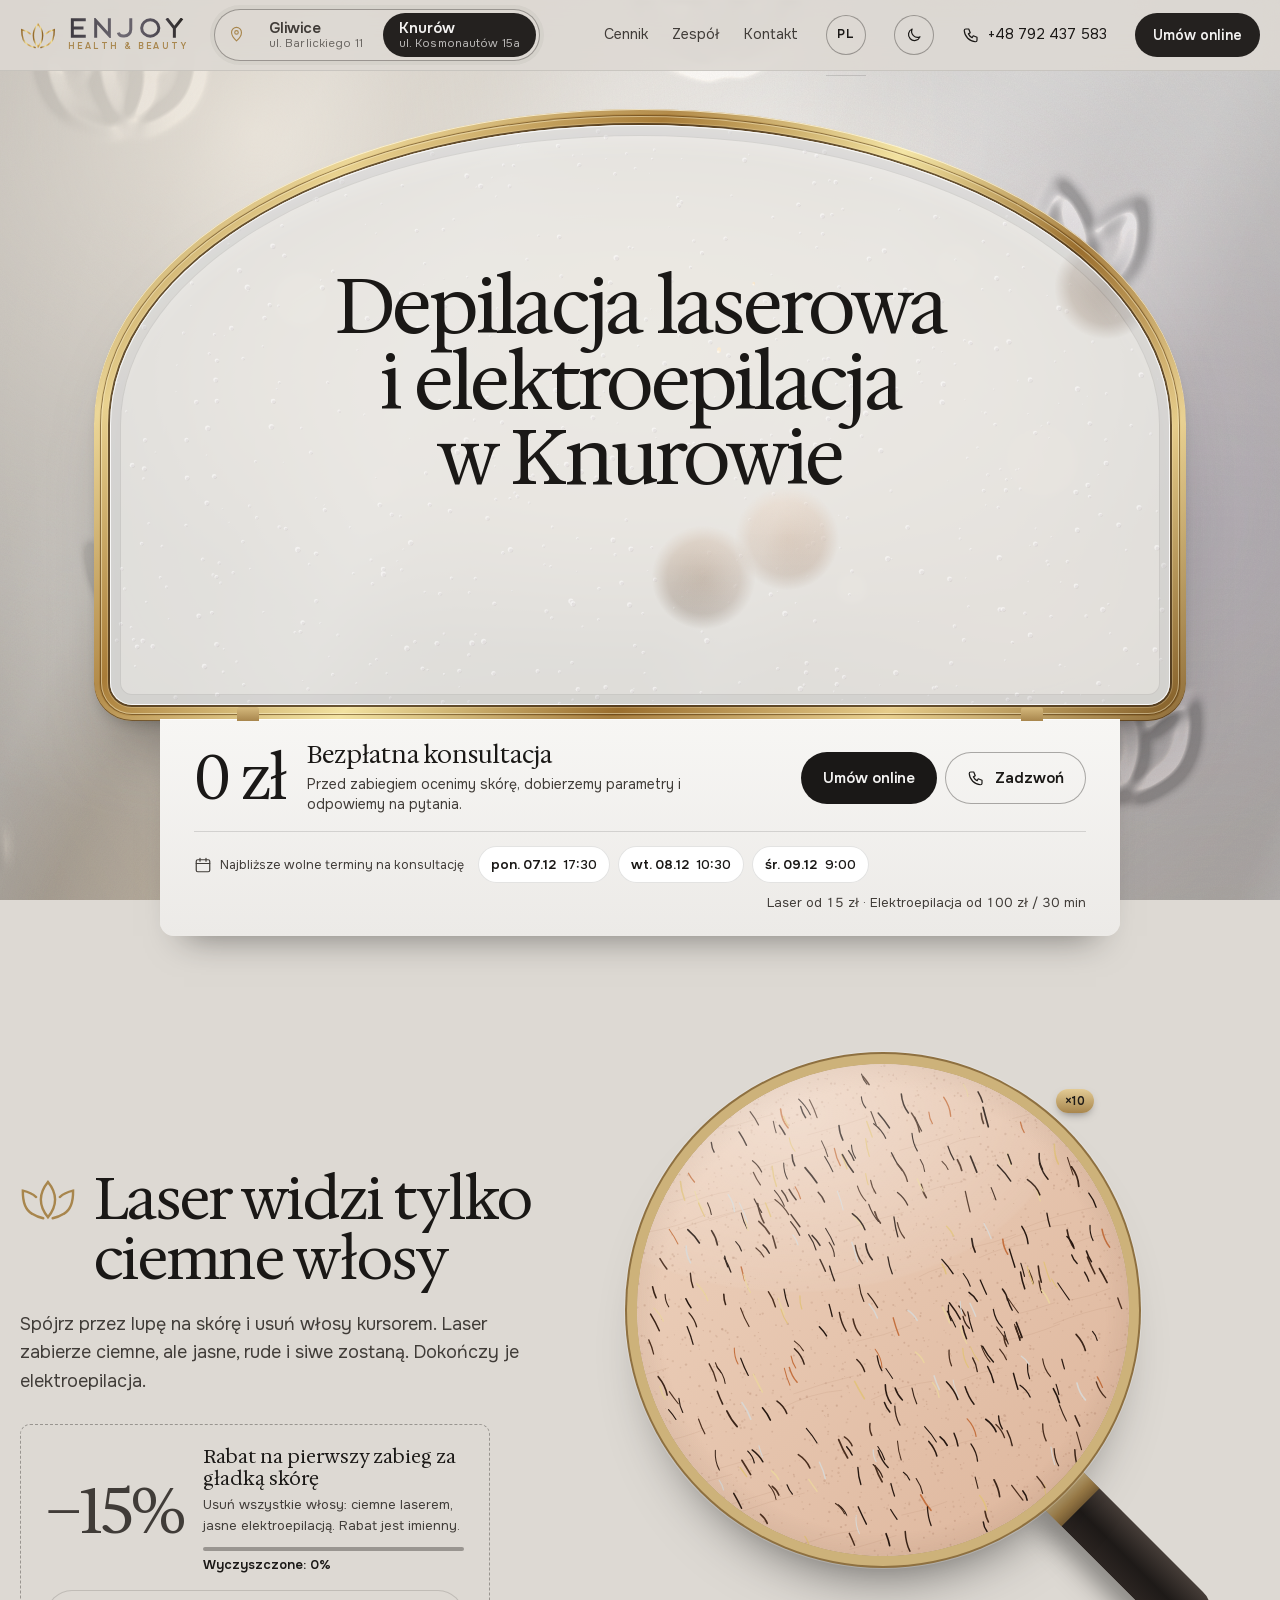
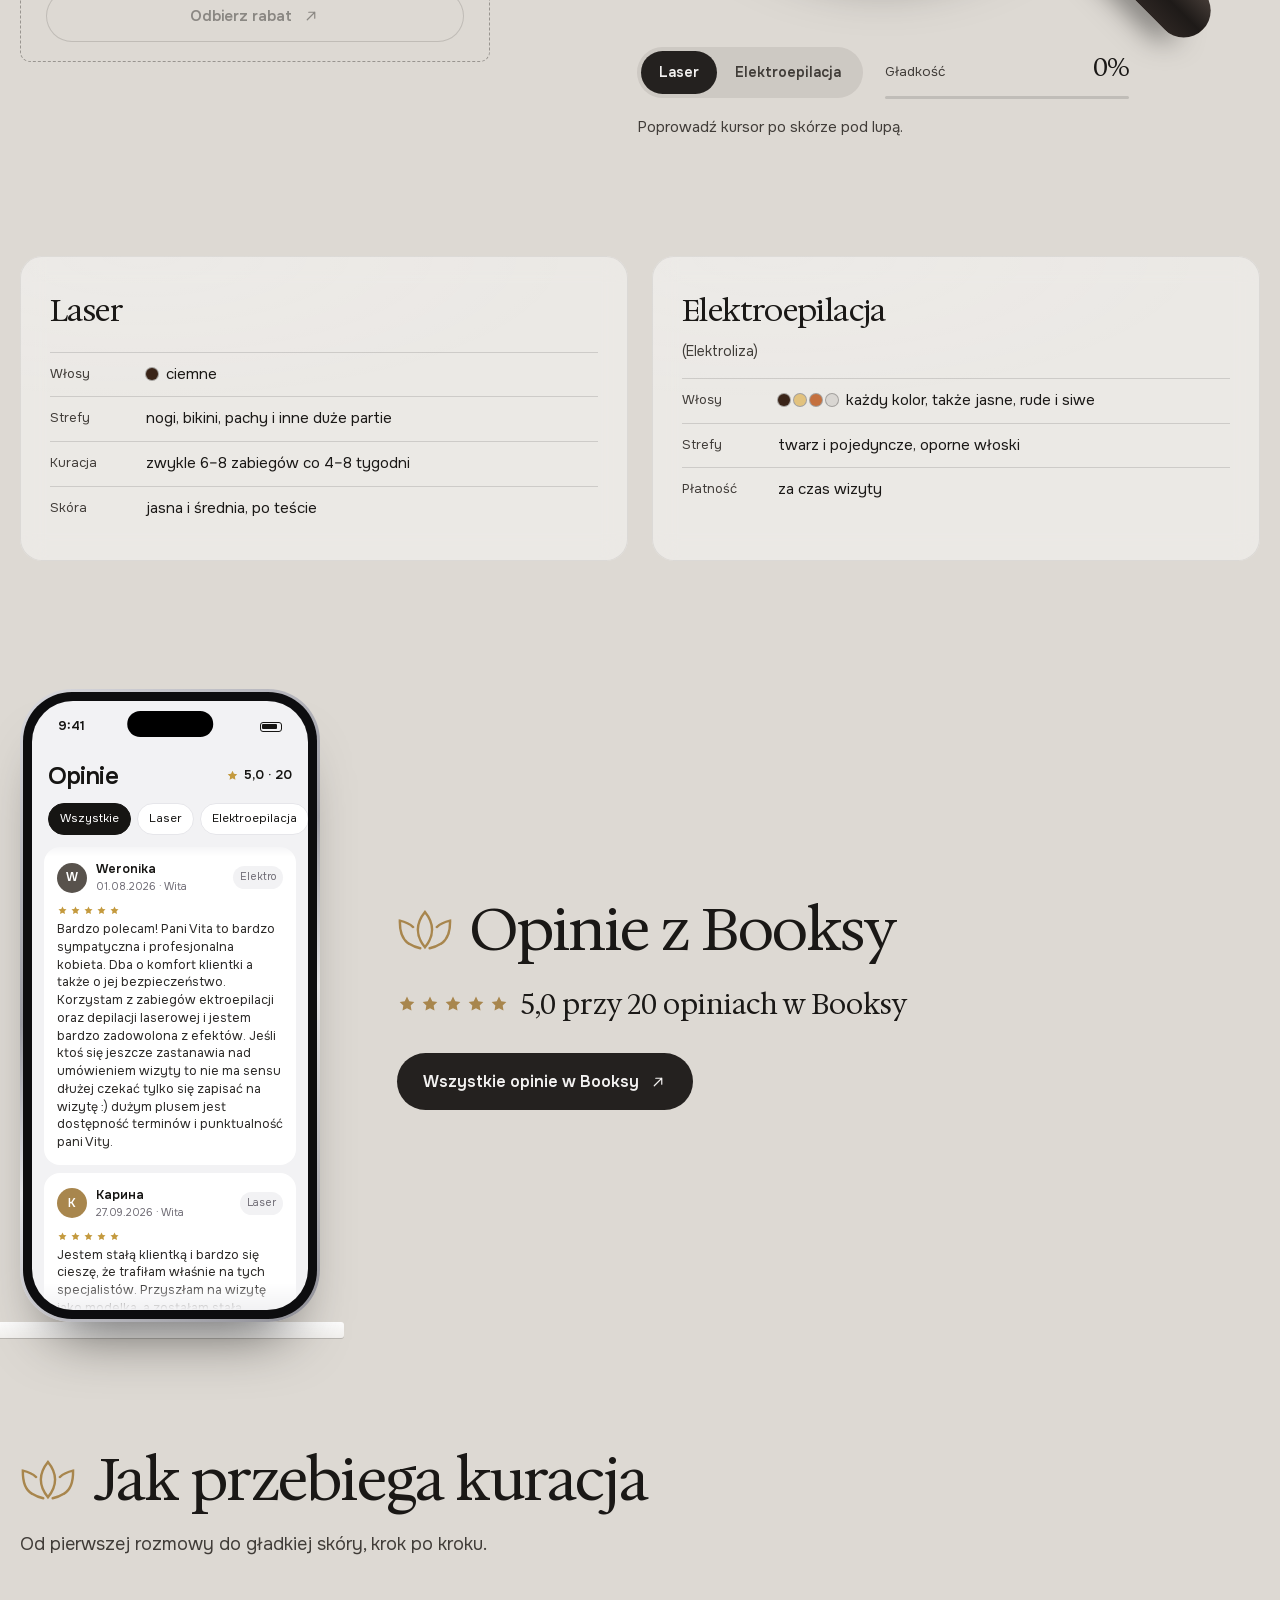
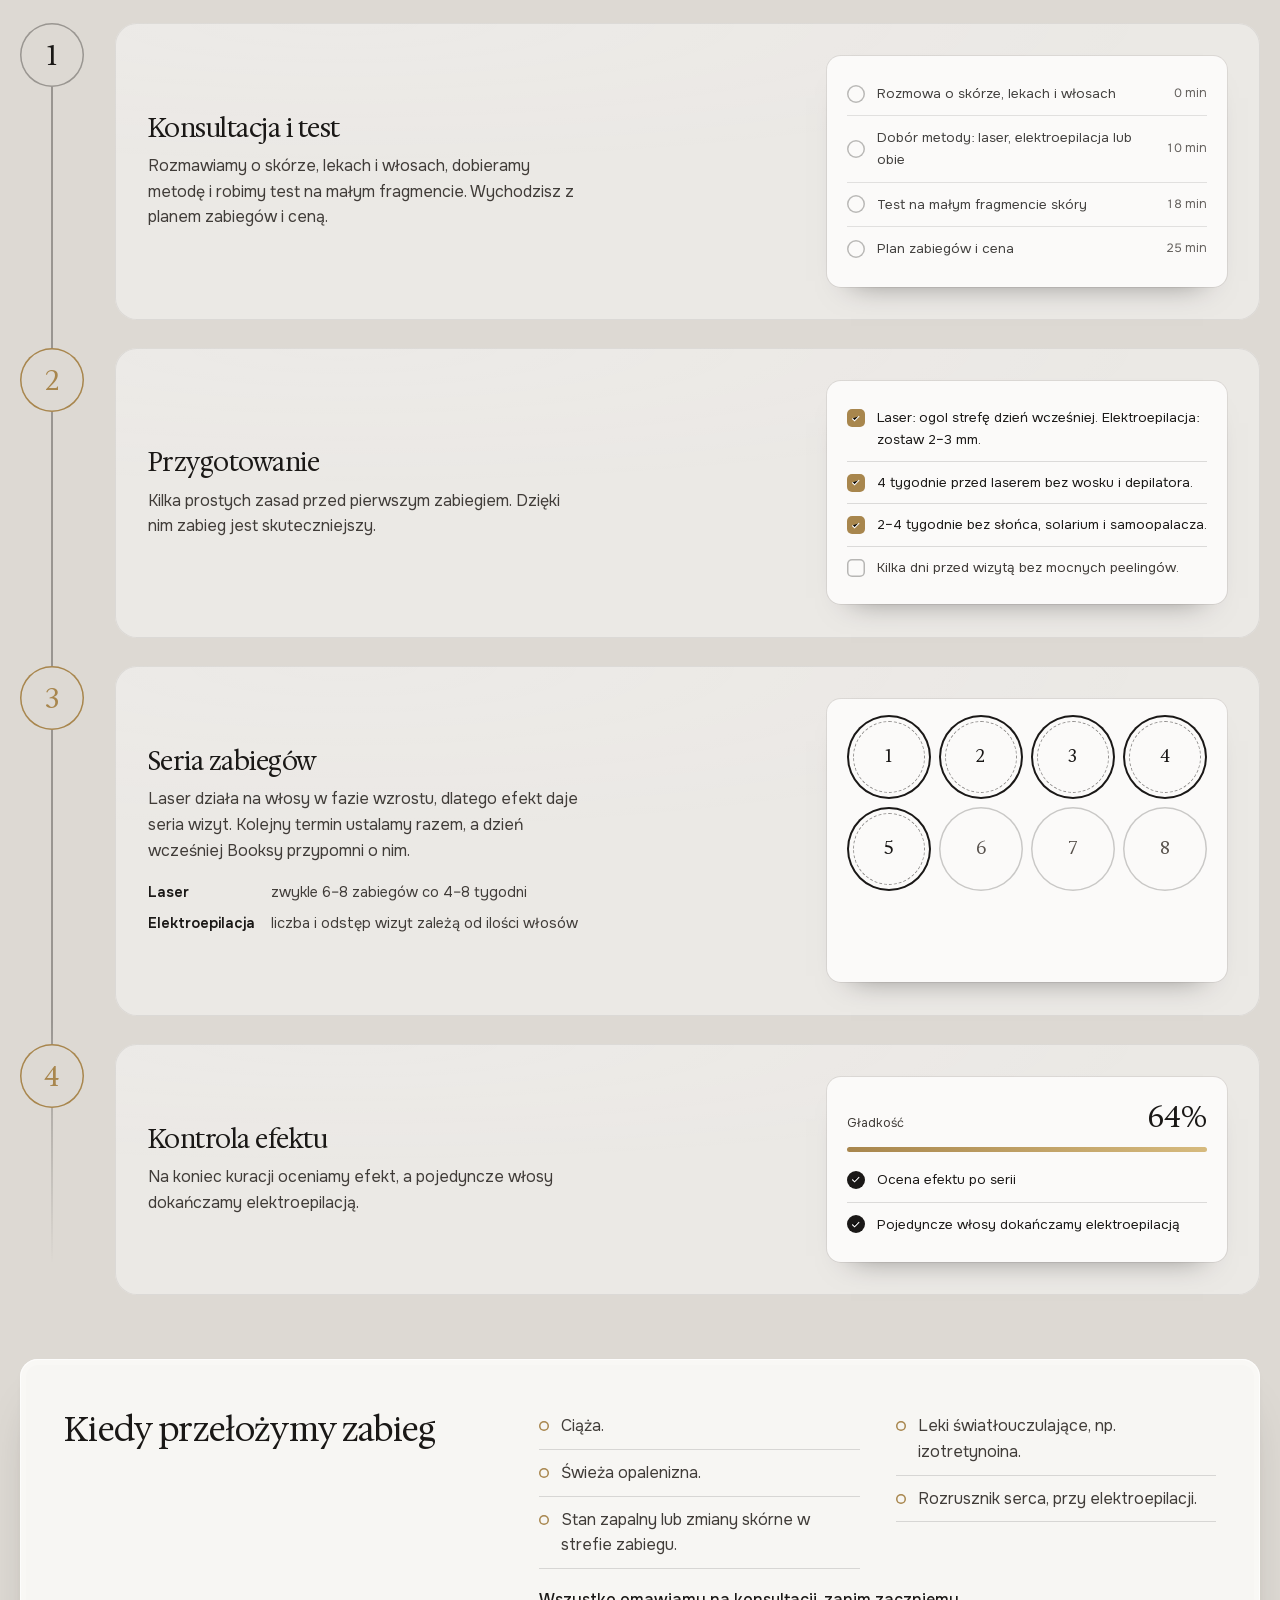
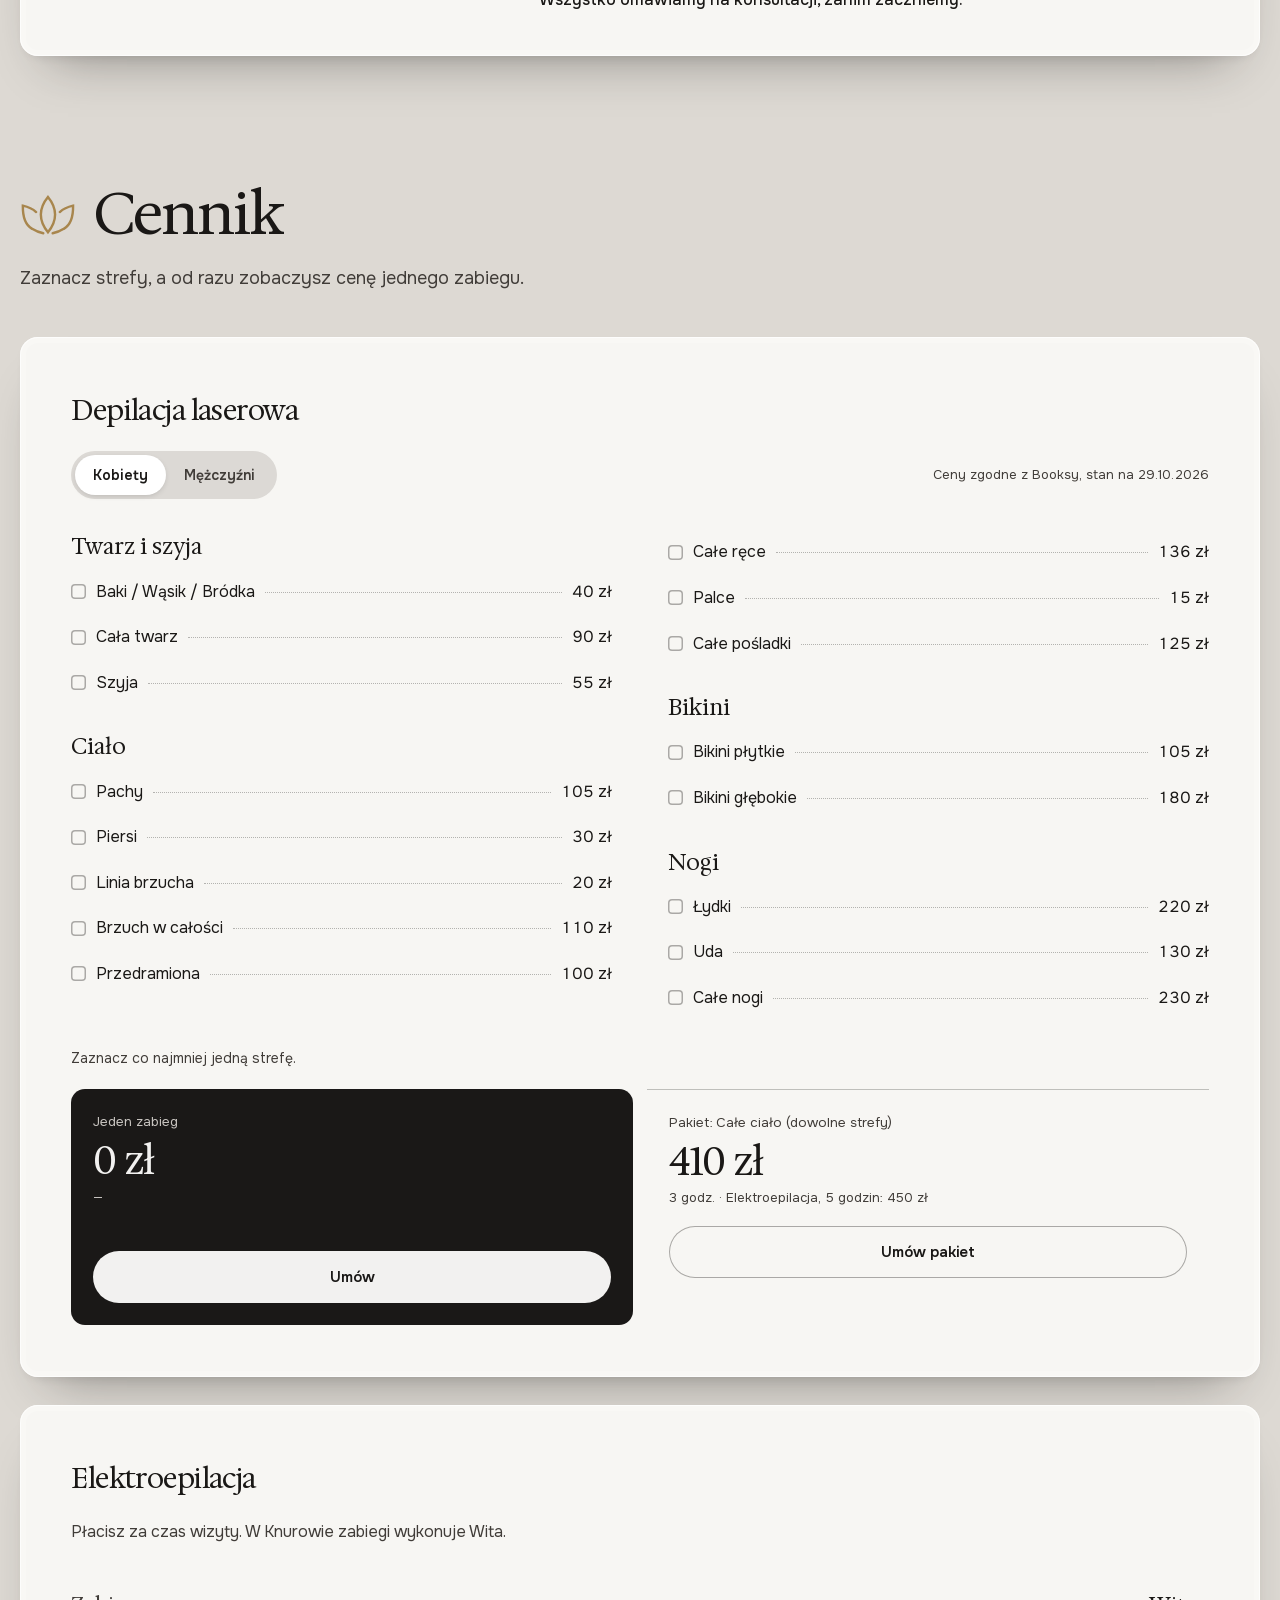
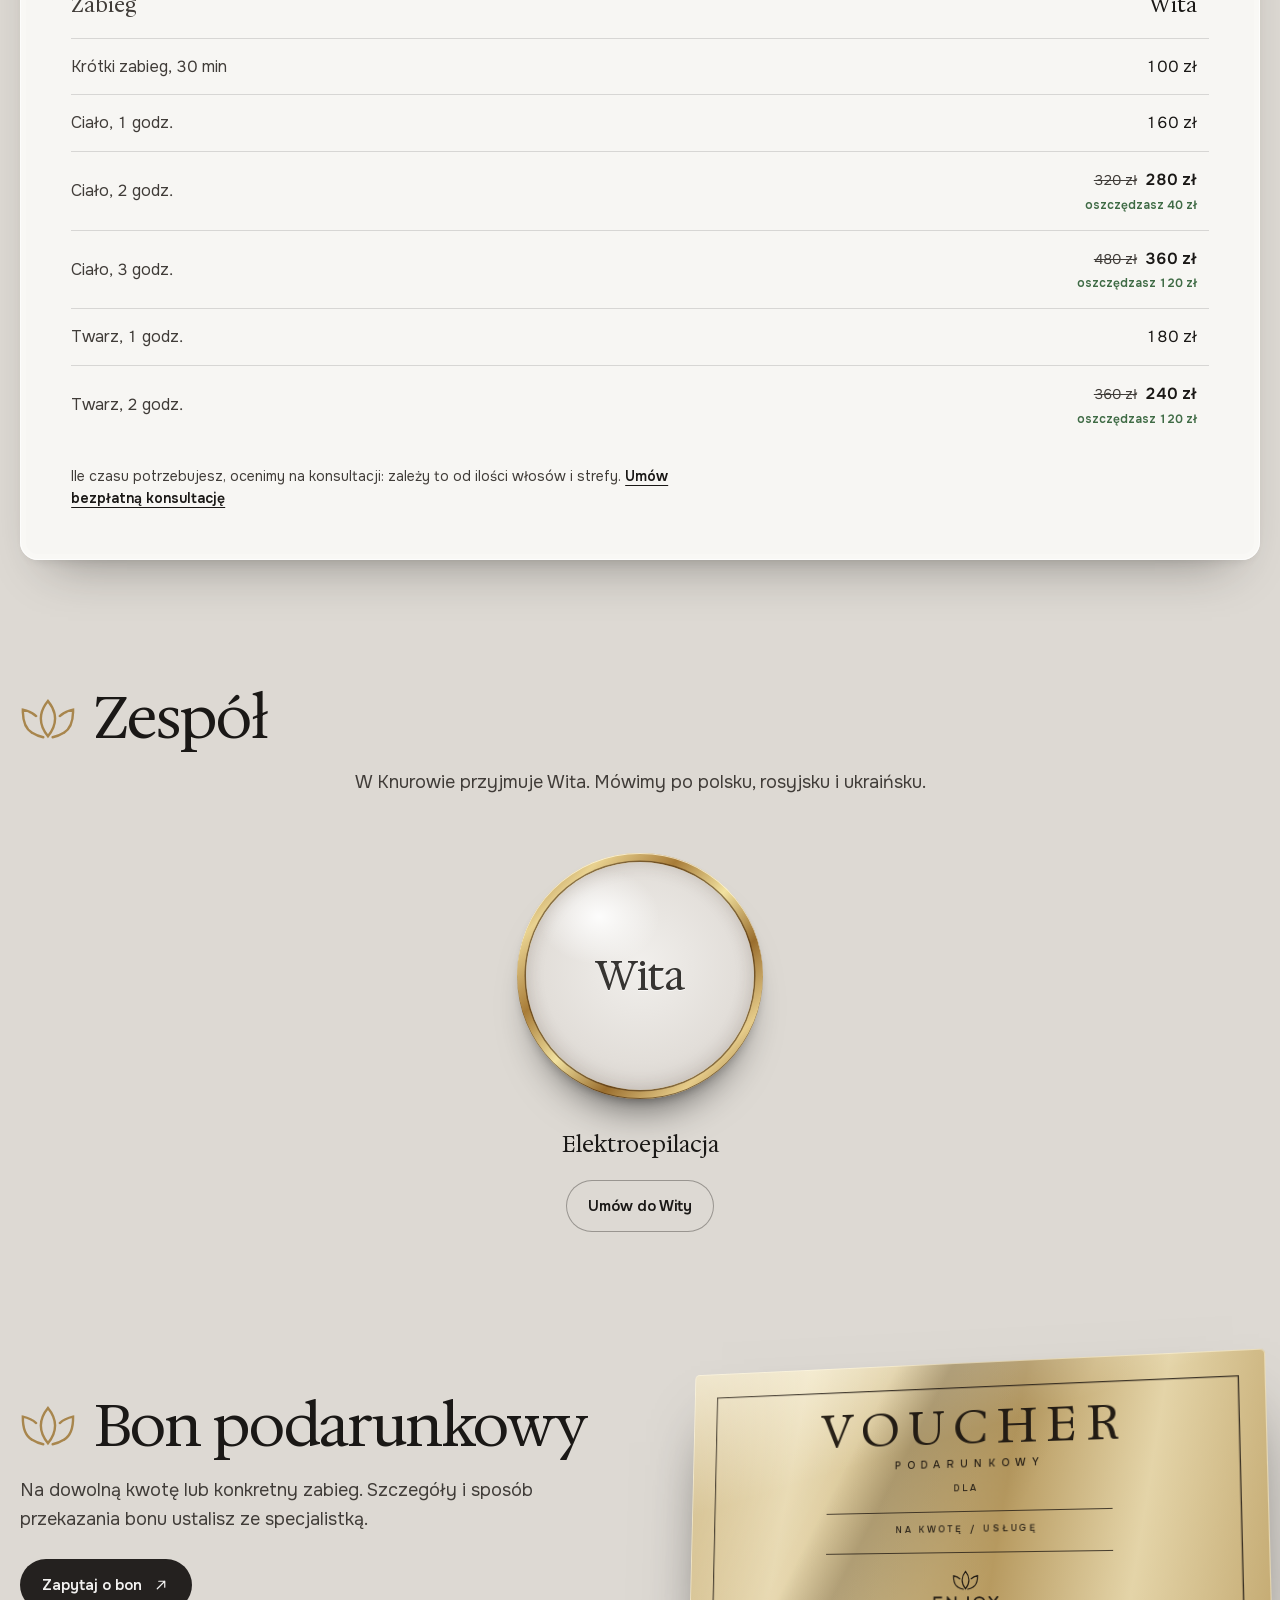
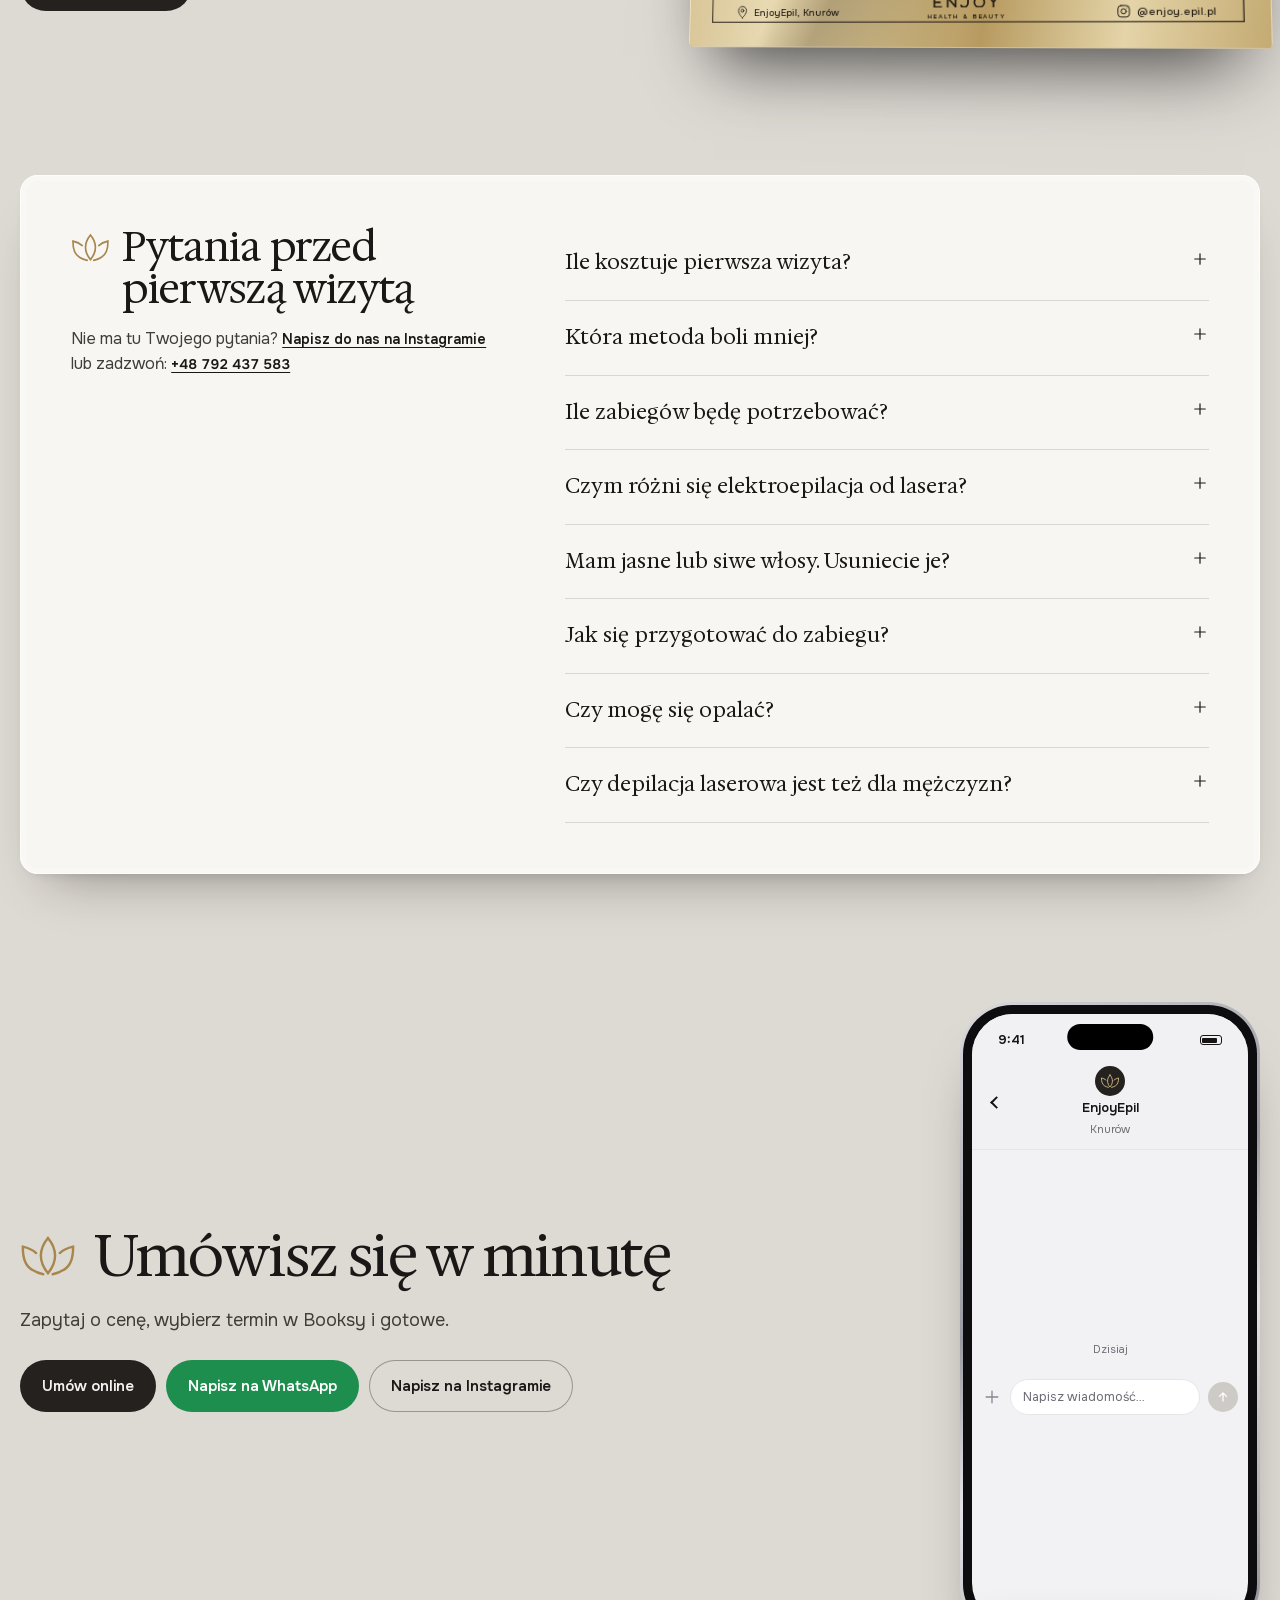
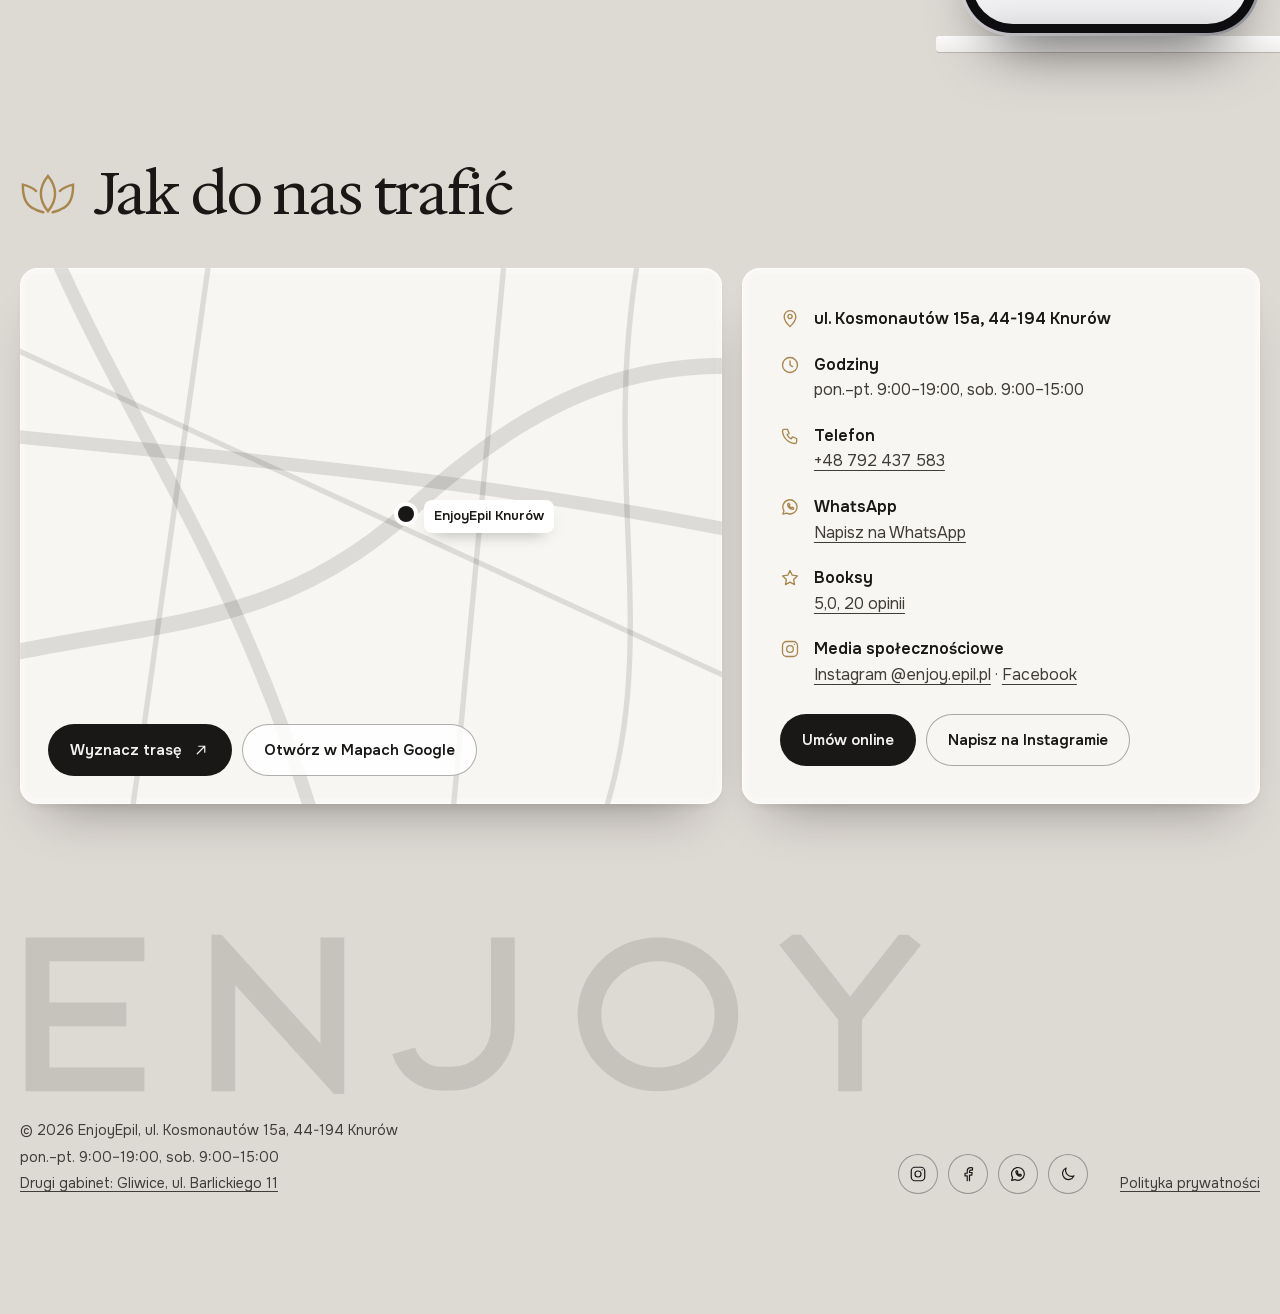
<file: knurow.html>
<!DOCTYPE html>
<!-- Generated from index.html by tools/aktualizuj_ceny.py. Do not edit by hand. -->
<html lang="pl">
<head>
<meta charset="utf-8">
<meta name="robots" content="noindex, nofollow">
<meta name="viewport" content="width=device-width, initial-scale=1, viewport-fit=cover">
<script>(function(){var t;try{t=localStorage.getItem("ee-theme")}catch(e){}if(t!=="light"&&t!=="dark")t=matchMedia("(prefers-color-scheme: light)").matches?"light":"dark";document.documentElement.dataset.theme=t})()</script>
<title>Depilacja laserowa i elektroepilacja Knurów | EnjoyEpil</title>
<meta name="description" content="Depilacja laserowa i elektroepilacja (elektroliza) w Knurowie. Laser na ciemne włosy, elektroepilacja na jasne, rude i siwe. Konsultacja bezpłatna.">
<link rel="canonical" href="https://enjoyepil.pl/knurow.html">
<!--hreflang-->
<link rel="alternate" hreflang="pl" href="https://enjoyepil.pl/knurow.html">
<link rel="alternate" hreflang="ru" href="https://enjoyepil.pl/ru/knurow.html">
<link rel="alternate" hreflang="uk" href="https://enjoyepil.pl/uk/knurow.html">
<link rel="alternate" hreflang="x-default" href="https://enjoyepil.pl/knurow.html">
<meta property="og:locale:alternate" content="ru_RU">
<meta property="og:locale:alternate" content="uk_UA">
<!--/hreflang-->
<meta property="og:type" content="website">
<meta property="og:locale" content="pl_PL">
<meta property="og:site_name" content="EnjoyEpil">
<meta property="og:title" content="Depilacja laserowa i elektroepilacja Knurów | EnjoyEpil">
<meta property="og:description" content="Laser na ciemne włosy, elektroepilacja na jasne, rude i siwe. Bezpłatna konsultacja przed zabiegiem. ul. Kosmonautów 15a, Knurów.">
<meta property="og:url" content="https://enjoyepil.pl/knurow.html">
<meta property="og:image" content="https://enjoyepil.pl/assets/og-knurow.png">
<meta property="og:image:width" content="1200">
<meta property="og:image:height" content="630">
<meta property="og:image:alt" content="EnjoyEpil Health &amp; Beauty, Knurów">
<meta name="twitter:card" content="summary_large_image">
<meta name="theme-color" content="#0B0A0A" media="(prefers-color-scheme: dark)">
<meta name="theme-color" content="#DDD9D3" media="(prefers-color-scheme: light)">
<link rel="icon" href="assets/favicon.svg" type="image/svg+xml">
<link rel="icon" href="assets/favicon-48.png" sizes="48x48" type="image/png">
<link rel="apple-touch-icon" href="assets/apple-touch-icon.png">
<script type="application/ld+json">
{
 "@context": "https://schema.org",
 "@graph": [
  {
   "@type": "HealthAndBeautyBusiness",
   "@id": "https://enjoyepil.pl/knurow.html#business",
   "name": "EnjoyEpil Knurów",
   "alternateName": [
    "Elektroliza. Elektroepilacja. EnjoyEpil Knurów",
    "Enjoy Health & Beauty Knurów"
   ],
   "description": "Depilacja laserowa i elektroepilacja (elektroliza) w Knurowie. Laser na ciemne włosy, elektroepilacja na jasne, rude i siwe. Konsultacja bezpłatna.",
   "url": "https://enjoyepil.pl/knurow.html",
   "logo": "https://enjoyepil.pl/assets/logo.png",
   "image": "https://enjoyepil.pl/assets/og-knurow.png",
   "address": {
    "@type": "PostalAddress",
    "streetAddress": "ul. Kosmonautów 15a",
    "addressLocality": "Knurów",
    "postalCode": "44-194",
    "addressCountry": "PL"
   },
   "telephone": "+48 792 437 583",
   "areaServed": {
    "@type": "City",
    "name": "Knurów"
   },
   "openingHoursSpecification": [
    {
     "@type": "OpeningHoursSpecification",
     "dayOfWeek": [
      "Monday",
      "Tuesday",
      "Wednesday",
      "Thursday",
      "Friday"
     ],
     "opens": "09:00",
     "closes": "19:00"
    },
    {
     "@type": "OpeningHoursSpecification",
     "dayOfWeek": [
      "Saturday"
     ],
     "opens": "09:00",
     "closes": "15:00"
    }
   ],
   "priceRange": "15–450 zł",
   "currenciesAccepted": "PLN",
   "knowsLanguage": [
    "pl",
    "ru",
    "uk"
   ],
   "sameAs": [
    "https://booksy.com/pl-pl/352669_elektroliza-elektroepilacja-enjoyepil-knurow_depilacja_12841_knurow",
    "https://www.instagram.com/enjoy.epil.pl/",
    "https://www.facebook.com/enjoyepil.poland/"
   ],
   "employee": [
    {
     "@type": "Person",
     "name": "Wita",
     "jobTitle": "Elektroepilacja"
    }
   ],
   "potentialAction": {
    "@type": "ReserveAction",
    "target": "https://booksy.com/pl-pl/352669_elektroliza-elektroepilacja-enjoyepil-knurow_depilacja_12841_knurow",
    "name": "Umów wizytę w Booksy"
   },
   "hasOfferCatalog": {
    "@type": "OfferCatalog",
    "name": "Cennik",
    "itemListElement": [
     {
      "@type": "OfferCatalog",
      "name": "Konsultacja przed zabiegiem",
      "itemListElement": [
       {
        "@type": "Offer",
        "price": "0",
        "priceCurrency": "PLN",
        "itemOffered": {
         "@type": "Service",
         "name": "Konsultacja przed zabiegiem"
        }
       }
      ]
     },
     {
      "@type": "OfferCatalog",
      "name": "Depilacja laserowa kobiet",
      "itemListElement": [
       {
        "@type": "Offer",
        "price": "40",
        "priceCurrency": "PLN",
        "itemOffered": {
         "@type": "Service",
         "name": "Baki / Wąsik / Bródka"
        }
       },
       {
        "@type": "Offer",
        "price": "90",
        "priceCurrency": "PLN",
        "itemOffered": {
         "@type": "Service",
         "name": "Cała twarz"
        }
       },
       {
        "@type": "Offer",
        "price": "55",
        "priceCurrency": "PLN",
        "itemOffered": {
         "@type": "Service",
         "name": "Szyja"
        }
       },
       {
        "@type": "Offer",
        "price": "105",
        "priceCurrency": "PLN",
        "itemOffered": {
         "@type": "Service",
         "name": "Pachy"
        }
       },
       {
        "@type": "Offer",
        "price": "30",
        "priceCurrency": "PLN",
        "itemOffered": {
         "@type": "Service",
         "name": "Piersi"
        }
       },
       {
        "@type": "Offer",
        "price": "20",
        "priceCurrency": "PLN",
        "itemOffered": {
         "@type": "Service",
         "name": "Linia brzucha"
        }
       },
       {
        "@type": "Offer",
        "price": "110",
        "priceCurrency": "PLN",
        "itemOffered": {
         "@type": "Service",
         "name": "Brzuch w całości"
        }
       },
       {
        "@type": "Offer",
        "price": "100",
        "priceCurrency": "PLN",
        "itemOffered": {
         "@type": "Service",
         "name": "Przedramiona"
        }
       },
       {
        "@type": "Offer",
        "price": "136",
        "priceCurrency": "PLN",
        "itemOffered": {
         "@type": "Service",
         "name": "Całe ręce"
        }
       },
       {
        "@type": "Offer",
        "price": "15",
        "priceCurrency": "PLN",
        "itemOffered": {
         "@type": "Service",
         "name": "Palce"
        }
       },
       {
        "@type": "Offer",
        "price": "125",
        "priceCurrency": "PLN",
        "itemOffered": {
         "@type": "Service",
         "name": "Całe pośladki"
        }
       },
       {
        "@type": "Offer",
        "price": "105",
        "priceCurrency": "PLN",
        "itemOffered": {
         "@type": "Service",
         "name": "Bikini płytkie"
        }
       },
       {
        "@type": "Offer",
        "price": "180",
        "priceCurrency": "PLN",
        "itemOffered": {
         "@type": "Service",
         "name": "Bikini głębokie"
        }
       },
       {
        "@type": "Offer",
        "price": "220",
        "priceCurrency": "PLN",
        "itemOffered": {
         "@type": "Service",
         "name": "Łydki"
        }
       },
       {
        "@type": "Offer",
        "price": "130",
        "priceCurrency": "PLN",
        "itemOffered": {
         "@type": "Service",
         "name": "Uda"
        }
       },
       {
        "@type": "Offer",
        "price": "230",
        "priceCurrency": "PLN",
        "itemOffered": {
         "@type": "Service",
         "name": "Całe nogi"
        }
       }
      ]
     },
     {
      "@type": "OfferCatalog",
      "name": "Depilacja laserowa mężczyzn",
      "itemListElement": [
       {
        "@type": "Offer",
        "price": "60",
        "priceCurrency": "PLN",
        "itemOffered": {
         "@type": "Service",
         "name": "Konturowanie linii brody"
        }
       },
       {
        "@type": "Offer",
        "price": "130",
        "priceCurrency": "PLN",
        "itemOffered": {
         "@type": "Service",
         "name": "Cała twarz"
        }
       },
       {
        "@type": "Offer",
        "price": "60",
        "priceCurrency": "PLN",
        "itemOffered": {
         "@type": "Service",
         "name": "Szyja"
        }
       },
       {
        "@type": "Offer",
        "price": "130",
        "priceCurrency": "PLN",
        "itemOffered": {
         "@type": "Service",
         "name": "Pachy"
        }
       },
       {
        "@type": "Offer",
        "price": "120",
        "priceCurrency": "PLN",
        "itemOffered": {
         "@type": "Service",
         "name": "Ramiona"
        }
       },
       {
        "@type": "Offer",
        "price": "210",
        "priceCurrency": "PLN",
        "itemOffered": {
         "@type": "Service",
         "name": "Plecy w całości"
        }
       },
       {
        "@type": "Offer",
        "price": "225",
        "priceCurrency": "PLN",
        "itemOffered": {
         "@type": "Service",
         "name": "Łydki"
        }
       },
       {
        "@type": "Offer",
        "price": "305",
        "priceCurrency": "PLN",
        "itemOffered": {
         "@type": "Service",
         "name": "Nogi w całości"
        }
       }
      ]
     },
     {
      "@type": "OfferCatalog",
      "name": "Zestawy stref (depilacja laserowa kobiet)",
      "itemListElement": [
       {
        "@type": "Offer",
        "price": "205",
        "priceCurrency": "PLN",
        "itemOffered": {
         "@type": "Service",
         "name": "Bikini głębokie + pachy"
        }
       },
       {
        "@type": "Offer",
        "price": "310",
        "priceCurrency": "PLN",
        "itemOffered": {
         "@type": "Service",
         "name": "Bikini głębokie + pachy + łydki"
        }
       },
       {
        "@type": "Offer",
        "price": "330",
        "priceCurrency": "PLN",
        "itemOffered": {
         "@type": "Service",
         "name": "Bikini głębokie + pachy + całe nogi"
        }
       }
      ]
     },
     {
      "@type": "OfferCatalog",
      "name": "Pakiety",
      "itemListElement": [
       {
        "@type": "Offer",
        "price": "410",
        "priceCurrency": "PLN",
        "itemOffered": {
         "@type": "Service",
         "name": "Całe ciało (dowolne strefy)"
        }
       },
       {
        "@type": "Offer",
        "price": "450",
        "priceCurrency": "PLN",
        "itemOffered": {
         "@type": "Service",
         "name": "Elektroepilacja, 5 godzin"
        }
       }
      ]
     },
     {
      "@type": "OfferCatalog",
      "name": "Elektroepilacja (elektroliza)",
      "itemListElement": [
       {
        "@type": "Offer",
        "price": "100",
        "priceCurrency": "PLN",
        "itemOffered": {
         "@type": "Service",
         "name": "Elektroepilacja: Krótki zabieg, 30 min (Wita)"
        }
       },
       {
        "@type": "Offer",
        "price": "160",
        "priceCurrency": "PLN",
        "itemOffered": {
         "@type": "Service",
         "name": "Elektroepilacja: Ciało, 1 godz. (Wita)"
        }
       },
       {
        "@type": "Offer",
        "price": "280",
        "priceCurrency": "PLN",
        "itemOffered": {
         "@type": "Service",
         "name": "Elektroepilacja: Ciało, 2 godz. (Wita)"
        }
       },
       {
        "@type": "Offer",
        "price": "360",
        "priceCurrency": "PLN",
        "itemOffered": {
         "@type": "Service",
         "name": "Elektroepilacja: Ciało, 3 godz. (Wita)"
        }
       },
       {
        "@type": "Offer",
        "price": "180",
        "priceCurrency": "PLN",
        "itemOffered": {
         "@type": "Service",
         "name": "Elektroepilacja: Twarz, 1 godz. (Wita)"
        }
       },
       {
        "@type": "Offer",
        "price": "240",
        "priceCurrency": "PLN",
        "itemOffered": {
         "@type": "Service",
         "name": "Elektroepilacja: Twarz, 2 godz. (Wita)"
        }
       }
      ]
     }
    ]
   },
   "geo": {
    "@type": "GeoCoordinates",
    "latitude": 50.2302156,
    "longitude": 18.656558
   },
   "hasMap": "https://maps.google.com/?cid=16666396004450744556"
  },
  {
   "@type": "FAQPage",
   "@id": "https://enjoyepil.pl/knurow.html#faq",
   "mainEntity": [
    {
     "@type": "Question",
     "name": "Ile kosztuje pierwsza wizyta?",
     "acceptedAnswer": {
      "@type": "Answer",
      "text": "Konsultacja przed zabiegiem jest bezpłatna. Ocenimy skórę, dobierzemy parametry i odpowiemy na pytania."
     }
    },
    {
     "@type": "Question",
     "name": "Która metoda boli mniej?",
     "acceptedAnswer": {
      "@type": "Answer",
      "text": "Laser z chłodzoną głowicą większość osób opisuje jako ciepło i mrowienie. Elektroepilacja jest bardziej odczuwalna, ale wizyty są krótkie, a moc dobieramy do strefy."
     }
    },
    {
     "@type": "Question",
     "name": "Ile zabiegów będę potrzebować?",
     "acceptedAnswer": {
      "@type": "Answer",
      "text": "Przy laserze zwykle 6–8 zabiegów co 4–8 tygodni. Przy elektroepilacji liczba wizyt zależy od ilości włosów. Plan ustalamy na konsultacji."
     }
    },
    {
     "@type": "Question",
     "name": "Czym różni się elektroepilacja od lasera?",
     "acceptedAnswer": {
      "@type": "Answer",
      "text": "Laser działa na ciemny barwnik i szybko obejmuje duże partie ciała. Elektroepilacja niszczy cebulkę każdego włosa osobno, więc działa na każdy kolor, także jasny, rudy i siwy. Elektroliza to inna nazwa elektroepilacji."
     }
    },
    {
     "@type": "Question",
     "name": "Mam jasne lub siwe włosy. Usuniecie je?",
     "acceptedAnswer": {
      "@type": "Answer",
      "text": "Tak, elektroepilacją. Laser nie widzi jasnych, rudych ani siwych włosów, bo mają za mało barwnika. Elektroepilacja usuwa je włos po włosie, także na twarzy."
     }
    },
    {
     "@type": "Question",
     "name": "Jak się przygotować do zabiegu?",
     "acceptedAnswer": {
      "@type": "Answer",
      "text": "Przed laserem ogol strefę dzień wcześniej, przed elektroepilacją zostaw 2–3 mm włosa. Na 4 tygodnie przed laserem odstaw wosk i depilator, a przez 2–4 tygodnie unikaj słońca i samoopalacza."
     }
    },
    {
     "@type": "Question",
     "name": "Czy mogę się opalać?",
     "acceptedAnswer": {
      "@type": "Answer",
      "text": "Przed laserem i po nim przez 2–4 tygodnie unikaj słońca, solarium i samoopalacza. Między wizytami używaj kremu z filtrem SPF 50."
     }
    },
    {
     "@type": "Question",
     "name": "Czy depilacja laserowa jest też dla mężczyzn?",
     "acceptedAnswer": {
      "@type": "Answer",
      "text": "Tak. Mamy osobny cennik stref dla mężczyzn, między innymi konturowanie linii brody, plecy, ramiona i nogi. Elektroepilacją usuwamy też włosy w okolicy męskiego bikini."
     }
    }
   ]
  }
 ]
}
</script>
<!-- fonts are served from the site (assets/fonts), nothing is loaded from Google -->
<link href="assets/fonts/fonts.css" rel="stylesheet">
<style>
:root{
  --wall:#0B0A0A;--tile:#1A1817;--tile-2:#22201E;--tile-3:#2A2725;--grout:#0E0D0C;--on-tile:#F2F1F0;--on-tile-2:#C9C5C1;
  --fog:#E9E8E5;--fog-2:#DCD9D5;--ink:#1A1816;--ink-2:#403C38;--line:rgba(26,24,22,.14);
  --brass:#A8864D;--brass-hi:#D6BA7E;--brass-ink:#2A1C10;
  --glass:rgba(250,248,246,.72);
  /* wall-dependent tokens: dark velvet by default, light morning wall under [data-theme="light"] */
  --on-wall:#F2F1F0;--on-wall-2:#C9C5C1;--wall-line:rgba(242,241,240,.14);--wall-line-2:rgba(242,241,240,.4);--wall-hover:rgba(242,241,240,.08);
  --wall-btn:#F2F1F0;--wall-btn-ink:#24211F;--wall-accent:#D6BA7E;--wall-pill:rgba(0,0,0,.22);--chrome:#100F0E;--chrome-line:rgba(255,255,255,.06);
  --card:rgba(255,255,255,.045);--card-edge:rgba(255,255,255,.08);--card-ink:#F2F1F0;--card-ink-2:#C9C5C1;--card-ui-edge:rgba(255,255,255,.4);--mirror:#E9E8E5;--mirror-drop:rgba(5,4,4,.6);--mirror-drop-2:rgba(5,4,4,.4);
  --glow:rgba(214,186,126,.10);--glow-2:rgba(214,186,126,.03);--lamp:rgba(214,186,126,.13);
  --m1:rgba(34,32,30,.7);--m2:rgba(24,23,21,.7);--m3:rgba(150,104,62,.26);--m4:rgba(214,186,126,.16);--m5:rgba(4,4,4,.7);--m6:rgba(29,27,25,.55);--sheen:rgba(255,232,214,.065);
  --engrave:rgba(242,241,240,.07);--engrave-hi:rgba(255,255,255,.07);--engrave-lo:rgba(0,0,0,.4);
  --grain:url("data:image/svg+xml,%3Csvg xmlns='http://www.w3.org/2000/svg' width='220' height='220'%3E%3Cfilter id='n'%3E%3CfeTurbulence type='fractalNoise' baseFrequency='.85' numOctaves='3' stitchTiles='stitch'/%3E%3CfeColorMatrix values='0 0 0 0 1 0 0 0 0 1 0 0 0 0 1 0 0 0 .07 0'/%3E%3C/filter%3E%3Crect width='100%25' height='100%25' filter='url(%23n)'/%3E%3C/svg%3E");
  --wall-light:radial-gradient(70% 55% at 18% 0%,rgba(214,186,126,.11),transparent 70%),radial-gradient(60% 55% at 100% 45%,rgba(44,41,38,.2),transparent 70%),radial-gradient(80% 60% at 0% 100%,rgba(9,8,8,.55),transparent 70%);
  --r:14px;--rs:10px;
  --f-d:"Hedvig Letters Serif",Georgia,"Times New Roman",serif;
  --f-b:"Onest",system-ui,-apple-system,"Segoe UI",sans-serif;
  --ease:cubic-bezier(.16,1,.3,1);
  --sec:clamp(72px,10vw,150px);
  box-sizing:border-box;padding-top:env(safe-area-inset-top,0px);padding-bottom:env(safe-area-inset-bottom,0px);
  color-scheme:light;
}
:root[data-theme="light"]{
  --wall:#DDD9D3;--on-wall:#1A1816;--on-wall-2:#403C38;--wall-line:rgba(26,24,22,.14);--wall-line-2:rgba(26,24,22,.35);--wall-hover:rgba(26,24,22,.06);
  --wall-btn:#24211F;--wall-btn-ink:#F2F1F0;--wall-accent:#A8864D;--wall-pill:rgba(26,24,22,.08);--chrome:#DDD9D3;--chrome-line:rgba(26,24,22,.1);
  --card:rgba(255,255,255,.42);--card-edge:rgba(26,24,22,.07);--card-ink:#1A1816;--card-ink-2:#403C38;--card-ui-edge:rgba(26,24,22,.08);--mirror:#F7F6F3;--mirror-drop:rgba(23,22,20,.42);--mirror-drop-2:rgba(23,22,20,.16);
  --glow:rgba(255,255,255,.55);--glow-2:rgba(255,255,255,.15);--lamp:rgba(255,248,236,.7);
  --m1:rgba(186,181,176,.42);--m2:rgba(178,170,204,.36);--m3:rgba(232,204,162,.48);--m4:rgba(255,255,255,.75);--m5:rgba(144,136,128,.22);--m6:rgba(214,190,176,.4);--sheen:rgba(255,255,255,.3);
  --engrave:rgba(26,24,22,.11);--engrave-hi:rgba(255,255,255,.85);--engrave-lo:rgba(26,24,22,.16);
  --grain:url("data:image/svg+xml,%3Csvg xmlns='http://www.w3.org/2000/svg' width='220' height='220'%3E%3Cfilter id='n'%3E%3CfeTurbulence type='fractalNoise' baseFrequency='.85' numOctaves='3' stitchTiles='stitch'/%3E%3CfeColorMatrix values='0 0 0 0 .16 0 0 0 0 .1 0 0 0 0 .15 0 0 0 .06 0'/%3E%3C/filter%3E%3Crect width='100%25' height='100%25' filter='url(%23n)'/%3E%3C/svg%3E");
  --wall-light:linear-gradient(118deg,transparent 0 30%,rgba(255,255,255,.45) 38%,transparent 47%,transparent 53%,rgba(255,255,255,.32) 60%,transparent 69%),radial-gradient(70% 60% at 88% 0%,rgba(255,255,255,.95),transparent 70%),radial-gradient(60% 50% at 0% 100%,rgba(36,33,31,.10),transparent 70%);
  scrollbar-color:#B4AEA9 #DDD9D3}
:root[data-theme="light"] .shelf{box-shadow:0 1px 0 rgba(255,255,255,.9) inset,0 24px 34px -24px rgba(23,22,20,.5)}
:root[data-theme="light"] .stagep .glassshelf{background:linear-gradient(180deg,rgba(255,255,255,.95),rgba(255,255,255,.6));box-shadow:0 1px 0 rgba(26,24,22,.18),0 18px 26px -14px rgba(23,22,20,.5)}
:root[data-theme="light"] .frame{box-shadow:inset 0 1px 0 rgba(255,250,230,.75),inset 0 -1px 0 rgba(60,36,10,.6),inset 0 0 0 5px rgba(255,240,200,.12),0 50px 70px -36px rgba(23,22,20,.5),0 8px 18px -10px rgba(23,22,20,.35)}
*,*::before,*::after{box-sizing:inherit}
html{scroll-padding-top:calc(env(safe-area-inset-top,0px) + 84px);scroll-behavior:smooth;overflow-x:clip}
body{margin:0;background-color:var(--wall);color:var(--on-wall);font-family:var(--f-b);font-size:16px;line-height:1.6;-webkit-font-smoothing:antialiased;overflow-x:clip;
  background-image:var(--wall-light);background-attachment:fixed}
/* living velvet: large soft gradient fields drifting slowly behind the whole page, a satin sheen and grain on top */
.mesh{position:fixed;inset:0;z-index:-4;overflow:hidden;pointer-events:none}
.mesh i{position:absolute;border-radius:50%;will-change:transform}
.mesh .m1{width:85vmax;height:85vmax;left:-30vmax;top:-35vmax;background:radial-gradient(closest-side,var(--m1),transparent);animation:mA 46s ease-in-out infinite alternate}
.mesh .m2{width:75vmax;height:75vmax;right:-30vmax;top:5vh;background:radial-gradient(closest-side,var(--m2),transparent);animation:mB 58s ease-in-out infinite alternate}
.mesh .m3{width:65vmax;height:65vmax;left:-15vmax;bottom:-35vmax;background:radial-gradient(closest-side,var(--m3),transparent);animation:mC 64s ease-in-out infinite alternate}
.mesh .m4{width:50vmax;height:50vmax;left:30vw;top:-20vmax;background:radial-gradient(closest-side,var(--m4),transparent);animation:mD 40s ease-in-out infinite alternate}
.mesh .m5{width:90vmax;height:90vmax;right:-40vmax;bottom:-50vmax;background:radial-gradient(closest-side,var(--m5),transparent);animation:mB 72s ease-in-out infinite alternate-reverse}
.mesh .m6{width:55vmax;height:55vmax;left:35vw;top:45vh;background:radial-gradient(closest-side,var(--m6),transparent);animation:mA 52s ease-in-out infinite alternate-reverse}
.mesh .sh{inset:-30% -60%;border-radius:0;background:repeating-linear-gradient(115deg,transparent 0 7%,var(--sheen) 10%,transparent 13%,transparent 21%,var(--sheen) 23%,transparent 26%);animation:sh 90s ease-in-out infinite alternate}
@keyframes mA{to{transform:translate(22vw,16vh) scale(1.18)}}
@keyframes mB{to{transform:translate(-20vw,22vh) scale(.88)}}
@keyframes mC{to{transform:translate(26vw,-18vh) scale(1.22)}}
@keyframes mD{to{transform:translate(-24vw,26vh) scale(1.3)}}
@keyframes sh{to{transform:translateX(18%)}}
.grainl{position:fixed;inset:0;z-index:-3;pointer-events:none;background-image:var(--grain);background-size:220px 220px}
/* embossed velvet: lotus relief pressed into the wall, lit by a point light that follows the cursor.
   Rendered at half size and scaled up: cheaper, and the softness suits velvet. */
.relief{position:fixed;left:0;top:0;width:50vw;height:50vh;transform:scale(2);transform-origin:0 0;z-index:-3;pointer-events:none;mix-blend-mode:soft-light;opacity:.75}
:root[data-theme="light"] .relief{mix-blend-mode:multiply;opacity:.32}
/* lamp light that drifts down the wall with scroll: warm at the hero, deeper at prices, warm again at contact */
.lamp{position:fixed;left:0;top:0;width:110vmax;height:110vmax;margin:-55vmax 0 0 -55vmax;border-radius:50%;pointer-events:none;z-index:-2;
  background:radial-gradient(closest-side,var(--lamp),transparent);transform:translate(20vw,15vh);will-change:transform,opacity}
/* warm light that follows the cursor across the wall */
.glow{position:fixed;left:0;top:0;width:680px;height:680px;margin:-340px 0 0 -340px;border-radius:50%;pointer-events:none;z-index:-1;
  background:radial-gradient(closest-side,var(--glow),var(--glow-2) 55%,transparent);transform:translate(-999px,-999px);transition:transform .7s var(--ease)}
::selection{background:var(--brass-hi);color:var(--brass-ink)}
:focus-visible{outline:2px solid var(--wall-accent);outline-offset:3px;border-radius:4px}
html{scrollbar-color:var(--tile-3) var(--grout)}
a{color:inherit;text-underline-offset:.22em;text-decoration-thickness:1px}
img,svg,canvas{display:block;max-width:100%}
button{font:inherit;color:inherit}
.wrap{width:min(1240px,100% - 40px);margin-inline:auto}
.ico{width:18px;height:18px;flex:none;stroke:currentColor;fill:none;stroke-width:1.6;stroke-linecap:round;stroke-linejoin:round}
.tag{font:500 11.5px/1.35 var(--f-b);background:rgba(255,255,255,.92);color:#2b2b2b;padding:5px 8px;border-radius:6px;display:inline-block}
.tag.abs{position:absolute;left:12px;bottom:12px;z-index:6;max-width:calc(100% - 24px)}
.num{font-variant-numeric:tabular-nums}
h1,h2,h3{font-family:var(--f-d);font-weight:400;letter-spacing:-.02em;margin:0;text-wrap:balance}
h2{font-size:clamp(34px,4.6vw,64px);line-height:1.02}
.lead{font-size:clamp(17px,1.4vw,19px);line-height:1.6;max-width:56ch;margin:20px 0 0}
.on-tile .lead,.on-tile p{color:var(--on-wall-2)}
.btn{display:inline-flex;align-items:center;gap:10px;border:0;cursor:pointer;text-decoration:none;font-weight:600;font-size:15px;padding:14px 22px;border-radius:999px;background:var(--tile);color:var(--on-tile);transition:background .35s var(--ease),color .35s var(--ease),transform .35s var(--ease);white-space:nowrap}
.btn:hover{background:var(--brass-hi);color:var(--brass-ink)}
.btn:active{transform:translateY(1px)}
.btn.ghost{background:transparent;color:var(--ink);box-shadow:inset 0 0 0 1px rgba(26,24,22,.35)}
.btn.ghost:hover{background:rgba(26,24,22,.06);color:var(--ink)}
.on-tile .btn{background:var(--wall-btn);color:var(--wall-btn-ink)}
.on-tile .btn:hover{background:var(--brass-hi);color:var(--brass-ink)}
.on-tile .btn.ghost{background:transparent;color:var(--on-wall);box-shadow:inset 0 0 0 1px var(--wall-line-2)}
.on-tile .btn.ghost:hover{background:var(--wall-hover)}
.on-tile .mirror .btn{background:var(--tile);color:var(--on-tile)}
.on-tile .mirror .btn:hover{background:var(--brass-hi);color:var(--brass-ink)}
.on-tile .mirror .btn.ghost{background:transparent;color:var(--ink);box-shadow:inset 0 0 0 1px rgba(26,24,22,.35)}
.on-tile .mirror .btn.ghost:hover{background:rgba(26,24,22,.06)}
.on-tile .mirror .plan.res .btn{background:var(--on-tile);color:var(--tile)}
.on-tile .mirror .plan.mid .btn{background:transparent;color:var(--ink);box-shadow:inset 0 0 0 1px rgba(26,24,22,.35)}
.on-tile .mirror .plan.mid .btn:hover{background:rgba(26,24,22,.06)}
/* a mirror panel mounted on the tile wall */
.mirror{position:relative;background:var(--mirror);color:var(--ink);border-radius:18px;
  box-shadow:inset 0 0 0 1px rgba(255,255,255,.7),inset 0 0 0 6px rgba(255,255,255,.18),0 30px 50px -30px var(--mirror-drop),0 6px 14px -8px var(--mirror-drop-2)}
.mirror p{color:var(--ink-2)}

/* header */
header.top{position:sticky;top:env(safe-area-inset-top,0px);z-index:40;background:color-mix(in srgb,var(--chrome) 88%,transparent);backdrop-filter:blur(14px);border-bottom:1px solid var(--chrome-line)}
body::before{content:"";position:fixed;inset:0 0 auto;height:env(safe-area-inset-top,0px);z-index:41;background:var(--chrome)}
.nav{display:flex;align-items:center;gap:28px;height:70px}
.logo{display:flex;flex:none;align-items:center;gap:12px;text-decoration:none;color:var(--on-wall)}
.logo .lt{width:36px;height:27px;--lotus:url(#lotusGold)}
.logo .lw{display:grid;gap:5px;justify-items:center}
.logo .en{width:116px;height:20px;--enjoy:url(#enjoySilver)}
.logo .hb{font:600 8.6px/1 var(--f-b);letter-spacing:.28em;margin-right:-.28em;text-transform:uppercase;white-space:nowrap;color:var(--brass-hi)}
:root[data-theme="light"] .logo .en{--enjoy:url(#enjoyGraphite)}
:root[data-theme="light"] .logo .hb{color:var(--brass)}
.nav ul{display:flex;gap:24px;list-style:none;margin:0 0 0 auto;padding:0;font-size:14.5px}
.nav ul a{text-decoration:none;color:var(--on-wall-2);transition:color .25s;white-space:nowrap}
.nav ul a:hover{color:var(--on-wall)}
/* the section on screen: its link lights up and a brass line slides in under it */
.nav ul a{position:relative}
.nav ul a::after{content:"";position:absolute;left:0;right:0;bottom:-7px;height:1.5px;border-radius:1px;background:var(--wall-accent);transform:scaleX(0);transition:transform .35s var(--ease)}
.nav ul a[aria-current]{color:var(--on-wall)}
.nav ul a[aria-current]::after{transform:scaleX(1)}
.nav .hic{display:none;place-items:center;flex:none;width:44px;height:44px;color:var(--on-wall)}
/* phone +48 792 437 583 (the Gliwice Google Maps card), the same for both salons */
.nav .tel{display:flex;flex:none;align-items:center;gap:8px;text-decoration:none;color:var(--on-wall);font-size:14.5px;white-space:nowrap}
/* salon switch */
.city{display:inline-flex;align-items:center;gap:2px;padding:3px;border-radius:999px;box-shadow:inset 0 0 0 1px var(--wall-line-2);font-size:13.5px;white-space:nowrap}
.city .ico{width:15px;height:15px;margin:0 3px 0 8px;color:var(--on-wall-2)}
.city a{padding:6px 12px;border-radius:999px;text-decoration:none;color:var(--on-wall-2);transition:background .25s,color .25s}
.city a:hover{color:var(--on-wall)}
.city a[aria-current]{background:var(--wall-btn);color:var(--wall-btn-ink)}
.city-m{display:none}
/* the salon switch is the first choice a client makes: larger, with the street under each city */
.city-x{padding:4px;gap:4px;font-size:15px;box-shadow:inset 0 0 0 1px var(--wall-line-2),0 0 0 4px color-mix(in srgb,var(--on-wall) 4%,transparent)}
.city-x .ico{width:17px;height:17px;margin:0 4px 0 10px;color:var(--wall-accent)}
.city-x a{display:grid;padding:6px 16px 7px;line-height:1.2;font-weight:600;text-align:left}
.city-x small{font-size:11.5px;font-weight:400;opacity:.72;letter-spacing:.01em}
.city button{font:inherit;border:0;background:none;cursor:pointer;padding:6px 12px;border-radius:999px;color:var(--on-wall-2);transition:background .25s,color .25s}
.city button:hover{color:var(--on-wall)}
.city button[aria-pressed="true"]{background:var(--wall-btn);color:var(--wall-btn-ink)}
/* language: a small round button with a list (header); a segmented switch in the phone menu */
.lang{position:relative;flex:none}
.lang summary{list-style:none;display:flex;align-items:center;justify-content:center;width:40px;height:40px;border-radius:50%;cursor:pointer;font:600 12.5px/1 var(--f-b);letter-spacing:.06em;color:var(--on-wall);box-shadow:inset 0 0 0 1px var(--wall-line-2);transition:box-shadow .3s}
.lang summary::-webkit-details-marker{display:none}
.lang summary:hover,.lang[open] summary{box-shadow:inset 0 0 0 1.5px var(--wall-accent)}
.lang-list{position:absolute;right:0;top:calc(100% + 10px);z-index:5;display:grid;min-width:180px;padding:6px;border-radius:14px;background:linear-gradient(var(--chrome),var(--chrome)),var(--wall);box-shadow:0 0 0 1px var(--chrome-line),0 18px 40px -16px rgba(0,0,0,.55)}
.lang-list a{display:flex;justify-content:space-between;gap:16px;padding:11px 12px;border-radius:9px;text-decoration:none;font-size:14.5px;color:var(--on-wall-2)}
.lang-list a small{font-size:12px;letter-spacing:.06em;opacity:.7}
.lang-list a:hover{background:var(--wall-hover);color:var(--on-wall)}
.lang-list a[aria-current]{color:var(--on-wall);font-weight:600}
/* burger + menu panel: tablets and phones only */
.burger{display:none;flex:none;place-content:center;gap:6px;width:44px;height:44px;padding:0;border:0;border-radius:50%;background:none;cursor:pointer;color:var(--on-wall);box-shadow:inset 0 0 0 1px var(--wall-line-2)}
.burger i{display:block;width:18px;height:1.5px;border-radius:1px;background:currentColor;transition:transform .35s var(--ease)}
.burger[aria-expanded="true"] i:first-child{transform:translateY(3.75px) rotate(45deg)}
.burger[aria-expanded="true"] i:last-child{transform:translateY(-3.75px) rotate(-45deg)}
.menu{position:absolute;left:0;right:0;top:100%;height:var(--mh,calc(100dvh - 70px));overflow-y:auto;overscroll-behavior:contain;background:linear-gradient(var(--chrome),var(--chrome)),var(--wall);
  border-top:1px solid var(--chrome-line);visibility:hidden;opacity:0;transform:translateY(-10px);transition:opacity .3s var(--ease),transform .3s var(--ease),visibility 0s .3s}
.menu.open{visibility:visible;opacity:1;transform:none;transition:opacity .3s var(--ease),transform .3s var(--ease)}
.mwrap{display:grid;gap:28px;padding:12px 0 calc(28px + env(safe-area-inset-bottom,0px))}
.mlinks{display:grid}
.mlinks a{padding:13px 0;font-family:var(--f-d);font-size:24px;line-height:1.2;text-decoration:none;color:var(--on-wall);border-bottom:1px solid var(--chrome-line)}
.mlinks a:active{color:var(--wall-accent)}
/* the section on screen: the same brass mark as in the header, here a bar at the left */
.mlinks a{transition:padding .3s var(--ease),box-shadow .3s var(--ease)}
.mlinks a[aria-current]{padding-left:14px;box-shadow:inset 3px 0 0 var(--wall-accent)}
.mopts{display:grid;gap:14px}
.mopt{display:flex;align-items:center;justify-content:space-between;gap:16px;font-size:14.5px;color:var(--on-wall-2)}
.mopt .city{display:grid;grid-auto-flow:column;grid-auto-columns:1fr;min-width:190px;font-size:14.5px;text-align:center}
.mopt .city a,.mopt .city button{padding:9px 16px}
.mfoot{display:flex;flex-wrap:wrap;align-items:center;gap:10px}
.mfoot .btn{flex:1;justify-content:center;padding:14px 18px;background:var(--wall-btn);color:var(--wall-btn-ink)}
.mfoot .btn.ghost{background:transparent;color:var(--on-wall);box-shadow:inset 0 0 0 1px var(--wall-line-2)}
.mfoot .soc{flex-basis:100%;justify-content:center;margin-top:4px}
.mfoot .soc a{width:44px;height:44px}
html.menu-open{overflow:hidden}
/* tablets: the header already holds salon, theme and booking, so the menu is just the sections, two columns, dimming the page */
@media (min-width:641px){
  .menu{height:auto;max-height:var(--mh);box-shadow:0 0 0 100vmax rgba(5,4,4,.4);clip-path:inset(0 -100vmax -100vmax -100vmax)}
  .mlinks{grid-template-columns:1fr 1fr;column-gap:40px}
  .mfoot{display:none}
}
@media (min-width:801px){.mopts{display:none}}
/* small tablets: salon, language and theme move from the header into the menu */
@media (min-width:641px) and (max-width:800px){.nav .logo{margin-right:auto}.nav .city,.nav .lang{display:none}.city-m{display:flex;width:max-content;margin:0 auto 16px}.mopts{grid-template-columns:1fr 1fr 1fr;gap:20px}.mopt{flex-direction:column;align-items:flex-start;gap:8px}}
.nav .btn{padding:11px 18px;font-size:14px;background:var(--wall-btn);color:var(--wall-btn-ink)}
.theme{display:grid;place-items:center;flex:none;width:40px;height:40px;padding:0;border:0;border-radius:50%;background:none;color:var(--on-wall);cursor:pointer;box-shadow:inset 0 0 0 1px var(--wall-line-2);transition:box-shadow .3s,color .3s}
.theme:hover{box-shadow:inset 0 0 0 1.5px var(--wall-accent)}
.theme .moon,:root[data-theme="light"] .theme .sun{display:none}
:root[data-theme="light"] .theme .moon{display:block}
.nav .btn:hover{background:var(--brass-hi);color:var(--brass-ink)}

/* HERO: arched fogged mirror */
.hero{padding:clamp(22px,3vw,40px) 0 0}
/* brass frame: polished bands with a dark seam against the glass */
.frame{position:relative;width:min(100%,1092px);margin-inline:auto;padding:16px;border-radius:546px 546px 38px 38px/316px 316px 38px 38px;
  background:linear-gradient(135deg,#8C6227,#E9D290 18%,#A87C38 34%,#F2E2A0 50%,#9A6E2E 66%,#E6CC8A 82%,#7E5822);
  box-shadow:inset 0 1px 0 rgba(255,250,230,.75),inset 0 -1px 0 rgba(60,36,10,.6),inset 0 0 0 5px rgba(255,240,200,.12),0 50px 70px -36px rgba(5,4,4,.75),0 8px 18px -10px rgba(5,4,4,.5)}
.frame::before{content:"";position:absolute;inset:7px;border-radius:539px 539px 31px 31px/309px 309px 31px 31px;pointer-events:none;
  box-shadow:0 0 0 1px rgba(80,52,16,.55),inset 0 0 0 1px rgba(255,246,214,.45)}
.hm{height:clamp(400px,calc(100vh - 320px),640px);height:clamp(400px,calc(100svh - 320px),640px);min-height:0;overflow:hidden;isolation:isolate;width:100%;border-radius:530px 530px 22px 22px/300px 300px 22px 22px;
  box-shadow:0 0 0 2px rgba(58,36,12,.75),0 0 0 3px rgba(255,240,200,.25)}
.hm::after{content:"";position:absolute;inset:0;z-index:3;border-radius:inherit;pointer-events:none;
  box-shadow:inset 0 0 0 1px rgba(255,255,255,.85),inset 0 0 0 10px rgba(255,255,255,.16),inset 0 0 0 11px rgba(26,24,22,.1),inset 0 26px 40px -30px rgba(255,255,255,.75)}
.hero .shelf{width:min(90%,960px);margin-inline:auto}
.reflect{position:absolute;inset:0;z-index:0;border-radius:inherit;overflow:hidden;
  /* nothing but warm light behind the glass */
  background:
    radial-gradient(70% 66% at 50% 38%,rgba(255,244,226,.98),rgba(246,224,204,.8) 44%,rgba(222,190,184,0) 82%),
    radial-gradient(46% 50% at 86% 86%,rgba(232,186,160,.55),transparent 72%),
    radial-gradient(40% 46% at 10% 90%,rgba(185,180,175,.45),transparent 72%),
    linear-gradient(180deg,#C1BCB7,#A7A09A 60%,#90887F)}
.reflect::before{content:"";position:absolute;inset:-10% -20%;pointer-events:none;
  background:linear-gradient(112deg,transparent 30%,rgba(255,255,255,.34) 37%,rgba(255,255,255,.08) 41%,transparent 44%,transparent 56%,rgba(255,255,255,.18) 60%,transparent 64%);
  transform:translateX(calc(var(--px,0)*-30px));transition:transform 1.4s var(--ease)}
.reflect::after{content:"";position:absolute;inset:0;border-radius:inherit;box-shadow:inset 0 0 140px 30px rgba(24,22,21,.22)}
.reflect i{position:absolute;inset:0;display:block;transition:transform 1.2s var(--ease)}
.reflect .r-glow{background:radial-gradient(34% 30% at 50% 30%,rgba(255,236,200,.75),transparent 70%);transform:translate(calc(var(--px,0)*-8px),calc(var(--py,0)*-6px))}
.reflect .r-bokeh{filter:blur(2px);opacity:.75;transform:translate(calc(var(--px,0)*-20px),calc(var(--py,0)*-12px));
  background:
    radial-gradient(circle at 18% 30%,rgba(255,240,214,.7) 0 26px,transparent 27px),
    radial-gradient(circle at 26% 62%,rgba(255,232,206,.45) 0 16px,transparent 17px),
    radial-gradient(circle at 80% 24%,rgba(255,236,210,.55) 0 20px,transparent 21px),
    radial-gradient(circle at 88% 58%,rgba(250,214,190,.5) 0 34px,transparent 35px),
    radial-gradient(circle at 70% 80%,rgba(255,240,220,.4) 0 14px,transparent 15px)}
#fog{position:absolute;inset:0;z-index:1;width:100%;height:100%;border-radius:inherit;cursor:none;touch-action:pan-y}
.hm .copy{position:relative;z-index:2;padding:clamp(96px,min(14vw,16vh),180px) clamp(28px,4.5vw,64px) clamp(24px,4vw,56px);max-width:840px;margin-inline:auto;text-align:center;pointer-events:none}
.hm h1{font-size:calc(var(--hs,1)*clamp(40px,min(6vw,10vh),88px));line-height:.98;letter-spacing:-.03em;color:var(--ink)}
body.mo .hm h1{-webkit-mask-image:linear-gradient(100deg,#000 40%,transparent 60%);mask-image:linear-gradient(100deg,#000 40%,transparent 60%);-webkit-mask-size:300% 100%;mask-size:300% 100%;-webkit-mask-position:100% 0;mask-position:100% 0;animation:wipe 1.6s var(--ease) .35s forwards}
/* ru/uk pages only: the masters speak the visitor's language (inserted by tools/i18n "kod") */
.hm .copy .speak{position:absolute;left:50%;top:clamp(34px,calc(min(14vw,16vh) - 44px),118px);transform:translateX(-50%);white-space:nowrap;display:inline-flex;align-items:center;gap:9px;padding:8px 16px;border-radius:999px;font-size:14.5px;font-weight:500;color:var(--ink);background:rgba(255,255,255,.6);box-shadow:inset 0 0 0 1px rgba(26,24,22,.14)}
.hm .copy .speak i{width:7px;height:7px;border-radius:50%;background:var(--brass);flex:none}
@keyframes wipe{to{-webkit-mask-position:0 0;mask-position:0 0}}
.hm .tag{z-index:4}
/* glass shelf with real booking */
.shelf{position:relative;margin:-2px 3% 0;padding:22px clamp(18px,3vw,34px) 22px;background:linear-gradient(180deg,#F7F6F4,#ECEAE7);color:var(--ink);border-radius:0 0 var(--r) var(--r);
  box-shadow:0 1px 0 rgba(255,255,255,.9) inset,0 22px 30px -24px rgba(5,4,4,.7);display:grid;grid-template-columns:1fr auto;gap:16px 32px;align-items:center}
.shelf .slots{grid-column:1/-1;grid-row:2;display:flex;flex-wrap:wrap;align-items:center;gap:10px 14px;padding-top:14px;border-top:1px solid var(--line)}
.shelf::before,.shelf::after{content:"";position:absolute;top:-12px;width:22px;height:14px;border-radius:3px 3px 0 0;background:linear-gradient(180deg,var(--brass-hi),var(--brass))}
.shelf::before{left:8%}.shelf::after{right:8%}
.first{display:flex;align-items:center;gap:20px}
.first .v{font-family:var(--f-d);font-size:clamp(46px,4.8vw,64px);line-height:.9;letter-spacing:-.03em;color:var(--tile);white-space:nowrap}
.first .l{display:grid;gap:4px;font-size:14px;line-height:1.45;color:var(--ink-2);max-width:42ch}
.first .l b{font-family:var(--f-d);font-weight:400;font-size:24px;line-height:1.2;color:var(--ink);text-wrap:balance}
.slots{display:grid;gap:8px}
.slots .lbl{font-size:12.5px;color:var(--ink-2);display:flex;align-items:center;gap:8px}
.slots .row{display:flex;flex-wrap:wrap;gap:8px}
.slots .tag{justify-self:start;margin-left:auto}
.slots .also{margin-left:auto;font-size:13px;color:var(--ink-2)}
.also .od-s{display:none}
.shelf .slots .tag{margin-left:0}
.slot{display:inline-flex;align-items:center;gap:8px;padding:8px 13px;border-radius:999px;background:#fff;color:var(--ink);text-decoration:none;font-size:13.5px;font-weight:500;box-shadow:inset 0 0 0 1px rgba(26,24,22,.12);transition:box-shadow .3s,background .3s}
.slot:hover{box-shadow:inset 0 0 0 1.5px var(--brass);background:#FFFDF8}
.slot b{font-weight:600}
.act{display:grid;gap:10px;justify-items:end}
.act .row{display:flex;flex-wrap:wrap;gap:8px}
/* long Russian/Ukrainian words and buttons must not push the shelf wider than the screen */
.shelf>*,.first .l{min-width:0}




/* METHOD: magnifying mirror */
.method{padding-top:var(--sec)}
.mgrid{display:grid;grid-template-columns:.9fr 1.1fr;gap:clamp(28px,5vw,80px);align-items:center}
.tools{display:inline-flex;padding:4px;border-radius:999px;background:var(--wall-pill);margin-top:30px}
.tools button{border:0;background:none;cursor:pointer;padding:10px 18px;border-radius:999px;font-weight:600;font-size:14px;color:var(--on-wall-2);transition:background .3s,color .3s}
.tools button[aria-pressed="true"]{background:var(--wall-btn);color:var(--wall-btn-ink)}
.tools.nudge button[data-tool="electro"]{background:var(--brass-hi);color:var(--brass-ink);animation:nudge 1.5s ease-in-out infinite}
/* the switch prompt sits on the lens, where the eyes are, once the laser has done its part */
.mswitch{position:absolute;z-index:6;left:50%;top:80%;display:flex;align-items:center;gap:8px;width:max-content;max-width:86%;padding:11px 16px 11px 18px;border:0;border-radius:999px;cursor:pointer;
  font:500 14px/1.3 var(--f-b);text-align:left;color:#F4F1EC;background:rgba(26,24,22,.88);backdrop-filter:blur(6px);box-shadow:0 0 0 2px var(--brass-hi),0 14px 30px -12px rgba(0,0,0,.7);
  opacity:0;pointer-events:none;transform:translate(-50%,10px);transition:opacity .45s var(--ease),transform .45s var(--ease)}
.mswitch b{color:var(--brass-hi);font-weight:600;white-space:nowrap}
.mswitch .mst{display:grid;gap:1px}  /* the call to action on its own line */
.mswitch .ico{width:16px;height:16px;color:var(--brass-hi)}
.mswitch.on{opacity:1;pointer-events:auto;transform:translate(-50%,0);animation:nudge 1.5s ease-in-out infinite}
.mswitch:hover{background:#1A1816}
@keyframes nudge{50%{box-shadow:0 0 0 6px rgba(214,186,126,.35)}}
.meter{margin-top:26px;max-width:380px}
.meter .l{display:flex;justify-content:space-between;align-items:baseline;font-size:13.5px;color:var(--on-wall-2)}
.meter b{font-family:var(--f-d);font-weight:400;font-size:34px;color:var(--on-wall);letter-spacing:-.02em}
.bar{height:3px;background:var(--wall-line);border-radius:2px;margin-top:8px;overflow:hidden}
.bar i{display:block;height:100%;width:0;background:var(--wall-accent);transition:width .3s}
.say{min-height:52px;margin:16px 0 0;font-size:15px;color:var(--on-wall-2);max-width:44ch}
.say b{color:var(--wall-accent);font-weight:600}
.linkbtn{background:none;border:0;padding:0;cursor:pointer;color:var(--on-wall-2);text-decoration:underline;text-underline-offset:.25em;font-size:14px}
/* the play column: a hand lens, and right under it the tools and the progress */
.mplay{display:grid;width:min(100%,600px);justify-self:center}
.mplay>*{width:82%}
/* hand lens: brass rim, glass glare, ×10, a handle down to the right, so nobody reads it as a body */
.magnifier{position:relative;isolation:isolate;aspect-ratio:1;margin-bottom:15%}
.lens{position:absolute;inset:0;border-radius:50%;overflow:hidden;box-shadow:0 0 0 10px #CDB27A,0 0 0 12px #8E7040,0 0 0 13px rgba(255,255,255,.2),0 40px 60px -30px rgba(0,0,0,.7)}
.lens::after{content:"";position:absolute;inset:0;z-index:2;border-radius:50%;pointer-events:none;
  background:radial-gradient(90% 60% at 32% 10%,rgba(255,255,255,.34),rgba(255,255,255,.06) 60%,transparent 61%),radial-gradient(circle,transparent 64%,rgba(70,45,30,.3) 100%)}
.magnifier::before{content:"×10";position:absolute;right:7%;top:5%;z-index:4;padding:6px 9px;border-radius:999px;font:600 12px/1 var(--f-b);letter-spacing:.04em;color:#1E1A18;background:linear-gradient(180deg,#E3CB95,#A8864D);box-shadow:0 4px 10px -4px rgba(0,0,0,.5)}
#hair{position:absolute;inset:0;width:100%;height:100%;touch-action:none;cursor:none}
.arm{position:absolute;left:84%;top:84%;z-index:-1;width:44%;height:11%;border-radius:0 999px 999px 0;transform-origin:0 50%;transform:translateY(-50%) rotate(45deg);
  background:linear-gradient(90deg,#8E7040,#E3CB95 7%,#A8864D 15%,#7A5F36 20%,transparent 20%),linear-gradient(180deg,#463D38,#1E1A18 55%,#2C2522);box-shadow:0 26px 30px -18px rgba(0,0,0,.7)}
/* demo hand: its fingertip leads the laser over the lens until the visitor tries it */
.mhand{position:absolute;z-index:5;left:30%;top:30%;width:46px;height:46px;pointer-events:none;color:#fff;opacity:0;transform:translate(-40%,-14%);
  filter:drop-shadow(0 0 1.5px rgba(26,24,22,.9)) drop-shadow(0 6px 10px rgba(26,24,22,.45));transition:opacity .45s var(--ease)}
.mhand .ico{width:100%;height:100%;stroke-width:1.5}
.mhand.on{opacity:1}
.mctl{display:flex;flex-wrap:wrap;align-items:center;gap:14px 22px}
.mctl .tools,.mctl .meter{margin-top:0}
.mctl .meter{flex:1 1 170px;max-width:none}
.mctl .meter b{font-size:26px}
.pin{position:absolute;z-index:3;transform:translate(-50%,-50%) scale(.3);opacity:0;transition:opacity .4s,transform .6s var(--ease);pointer-events:none}
.pin.on{opacity:1;transform:translate(-50%,-50%) scale(1);pointer-events:auto}
.pin button{display:block;width:24px;height:24px;border-radius:50%;background:var(--tile);border:2px solid #fff;cursor:pointer;padding:0}
.pin .card{position:absolute;left:50%;bottom:34px;width:max-content;max-width:220px;background:#fff;color:var(--ink);border-radius:12px;padding:10px 12px;font-size:13px;line-height:1.45;box-shadow:0 14px 28px -12px rgba(5,4,4,.55);opacity:0;transform:translateX(-50%) translateY(6px);transition:opacity .35s,transform .45s var(--ease);pointer-events:none}
.pin .card b{display:block;font-family:var(--f-d);font-weight:400;font-size:17px}
/* one card at a time: hover shows a card only while none is open */
.pin.open .card,.magnifier:not(:has(.pin.open)) .pin:hover .card{opacity:1;transform:translateX(-50%)}
.pin.down .card{bottom:auto;top:34px}
/* coupon: a ticket on fogged glass with punched notches */
.coupon{position:relative;display:grid;gap:4px;width:min(100%,380px);padding:20px 24px 18px;border-radius:16px;color:var(--ink);
  background:radial-gradient(circle at 0 58%,transparent 11px,var(--fog) 12px) left/51% 100% no-repeat,radial-gradient(circle at 100% 58%,transparent 11px,var(--fog) 12px) right/51% 100% no-repeat;
  filter:drop-shadow(0 20px 24px rgba(5,4,4,.35))}
.coupon .c-l{font-size:12.5px;color:var(--ink-2)}
.coupon .c-v{font-family:var(--f-d);font-weight:400;font-size:56px;line-height:1;letter-spacing:-.02em;color:var(--tile)}
.coupon .c-s{font-size:13.5px;color:var(--ink-2);max-width:34ch}
.coupon .c-row{display:flex;align-items:center;gap:14px;margin-top:10px;padding-top:12px;border-top:1.5px dashed rgba(26,24,22,.25)}
.coupon .c-code{font:600 17px/1 var(--f-b);letter-spacing:.12em;padding:9px 12px;border-radius:8px;background:#fff;box-shadow:inset 0 0 0 1px rgba(26,24,22,.12)}
.coupon .linkbtn{color:var(--ink-2)}
.coupon .c-d{font-size:12px;color:var(--ink-2)}
.coupon .tag{justify-self:start;margin-top:6px}
@keyframes ticket{from{opacity:0;transform:translateY(16px) rotate(-2deg)}}
/* −15% promo: visible from the start, unlocks at 100% cleared by hand */
.promo15{position:relative;display:grid;grid-template-columns:auto 1fr;gap:8px 20px;align-items:center;margin-top:28px;max-width:470px;padding:22px 26px 20px;border-radius:16px;color:var(--ink);
  background:radial-gradient(circle at 0 42%,transparent 10px,var(--fog) 11px) left/51% 100% no-repeat,radial-gradient(circle at 100% 42%,transparent 10px,var(--fog) 11px) right/51% 100% no-repeat;
  filter:drop-shadow(0 18px 26px rgba(5,4,4,.38))}
.promo15::before{content:"";position:absolute;inset:7px 20px;border:1.5px dashed rgba(168,134,77,.6);border-radius:10px;pointer-events:none}
.promo15 .p-v{font-family:var(--f-d);font-size:clamp(52px,5vw,64px);line-height:.9;letter-spacing:-.03em;color:var(--tile)}
.promo15 .p-t{display:grid;gap:4px}
.promo15 .p-t b{font-family:var(--f-d);font-weight:400;font-size:19px;line-height:1.2}
.promo15 .p-t span{font-size:13px;color:var(--ink-2)}
.promo15 .p-bar{height:4px;border-radius:2px;background:rgba(26,24,22,.12);overflow:hidden;margin-top:6px}
.promo15 .p-bar i{display:block;height:100%;width:0;background:linear-gradient(90deg,var(--brass),var(--brass-hi));transition:width .3s}
.promo15 .p-t .p-s{font-weight:600;color:var(--ink)}
.on-tile .promo15 .p-go{grid-column:1/-1;justify-content:center;margin-top:6px;background:var(--tile);color:var(--on-tile)}
.on-tile .promo15 .p-go:hover{background:var(--brass-hi);color:var(--brass-ink)}
.promo15 .p-go:disabled{opacity:.42;pointer-events:none}
@media (max-width:400px){
  .promo15{grid-template-columns:1fr}
  .promo15 .p-v{font-size:56px}
}
.promo15.ready{animation:ready 2.4s var(--ease) infinite}
/* until the skin is clean the ticket is only a dashed outline on the wall; it turns into paper when the discount unlocks */
.promo15:not(.ready){background:none;filter:none;color:var(--on-wall)}
.promo15:not(.ready)::before{inset:0;border-color:var(--wall-line-2)}
.promo15:not(.ready) .p-v{color:var(--on-wall-2)}
.promo15:not(.ready) .p-t span{color:var(--on-wall-2)}
.promo15:not(.ready) .p-t .p-s{color:var(--on-wall)}
.promo15:not(.ready) .p-bar{background:var(--wall-line-2)}
.on-tile .promo15:not(.ready) .p-go{background:transparent;color:var(--on-wall);box-shadow:inset 0 0 0 1px var(--wall-line-2)}
@keyframes ready{50%{filter:drop-shadow(0 18px 26px rgba(5,4,4,.38)) drop-shadow(0 0 22px rgba(214,186,126,.7))}}
/* discount dialog */
.qr-dlg{border:0;padding:0;background:none;width:min(92vw,400px);max-width:none;overflow:visible}
.qr-dlg::backdrop{background:rgba(11,10,9,.62);backdrop-filter:blur(4px)}
.qr-dlg .coupon{width:100%;padding:28px 28px 24px}
.qr-dlg[open] .coupon{animation:ticket .7s var(--ease) both}
.qr-dlg .qx{position:absolute;top:12px;right:12px;width:34px;height:34px;padding:0;border:0;border-radius:50%;background:rgba(26,24,22,.08);color:var(--ink);display:grid;place-items:center;cursor:pointer}
.c-img{justify-self:center;width:min(100%,230px);height:auto;margin:14px 0 6px;border-radius:12px;background:var(--tile);box-shadow:0 12px 26px -14px rgba(5,4,4,.55)}
.c-img:not([src]){aspect-ratio:1080/1350}
.qr-dlg .btn{margin-top:14px;width:100%;justify-content:center;background:var(--tile);color:var(--on-tile)}
.qr-dlg .btn:hover{background:var(--brass-hi);color:var(--brass-ink)}
.qr-dlg .btn.ghost{margin-top:8px;background:transparent;color:var(--ink);box-shadow:inset 0 0 0 1px rgba(26,24,22,.35)}
.qr-dlg .btn.ghost:hover{background:rgba(26,24,22,.06);color:var(--ink)}
.c-form,.c-done{display:grid;gap:8px;width:100%;margin-top:6px}
.c-form[hidden],.c-done[hidden]{display:none}
.c-f{display:grid;gap:4px;font-size:13px;color:var(--ink-2)}
.c-f input{font:inherit;font-size:16px;padding:12px 14px;border-radius:12px;border:1px solid rgba(26,24,22,.22);background:#fff;color:var(--ink)}
.c-f input:focus-visible{outline:2px solid var(--brass);outline-offset:1px}
.c-err{margin:0;font-size:13px;color:#9B2C3A}
.c-err[hidden]{display:none}
.c-note{font-size:12px;line-height:1.45;color:var(--ink-2)}
.c-done .c-s b{color:var(--ink);font-weight:600}
.who{display:grid;grid-template-columns:1fr 1fr;gap:clamp(14px,2vw,24px);margin-top:clamp(56px,7vw,96px)}
/* laser vs electro: two cards (like the process steps), labelled rows to compare line by line */
.wc{padding:clamp(22px,2.4vw,30px);border-radius:22px;background-color:var(--card);color:var(--card-ink);box-shadow:inset 0 0 0 1px var(--card-edge);
  background-image:radial-gradient(120% 80% at 20% 0%,rgba(255,255,255,.07),transparent 60%);-webkit-backdrop-filter:blur(12px);backdrop-filter:blur(12px)}
.wc h3{font-size:clamp(24px,2.4vw,32px);color:var(--card-ink)}
.wc .aka{margin:4px 0 0;font-size:14px;color:var(--card-ink-2)}
.wc dl{display:grid;margin:16px 0 0}
.wc dl>div{display:grid;grid-template-columns:84px minmax(0,1fr);gap:12px;padding:11px 0;border-top:1px solid var(--wall-line)}
.wc dt{font-size:13px;line-height:1.5;color:var(--card-ink-2)}
.wc dd{margin:0;font-size:15px;line-height:1.45;color:var(--card-ink)}
/* hair colours, as under the lens; a thin ring keeps the dark one visible on the dark card */
.hcol{display:inline-flex;gap:4px;margin-right:8px;vertical-align:-1px}
.hcol i{width:12px;height:12px;border-radius:50%;background:var(--c);box-shadow:0 0 0 1px var(--wall-line-2)}

/* PROCESS: a numbered plan along a line, each step with its live mini UI */
.process{padding-top:var(--sec)}
.steps{position:relative;list-style:none;margin:clamp(48px,5vw,72px) 0 0;padding:0;display:grid;gap:clamp(18px,2.4vw,28px)}
.steps::before{content:"";position:absolute;left:31px;top:32px;bottom:32px;width:1.5px;background:linear-gradient(var(--wall-line-2),var(--wall-line-2) 80%,transparent)}
.step{display:grid;grid-template-columns:64px minmax(0,1fr);gap:clamp(16px,2.4vw,32px);align-items:start}
.sn{position:relative;z-index:1;display:grid;place-items:center;width:64px;height:64px;border-radius:50%;font-family:var(--f-d);font-size:28px;line-height:1;color:var(--on-wall);background:var(--wall);box-shadow:inset 0 0 0 1.5px var(--wall-line-2);transition:box-shadow .6s var(--ease),color .6s var(--ease)}
.step.lit .sn{box-shadow:inset 0 0 0 1.5px var(--wall-accent);color:var(--wall-accent)}
.sc{display:grid;grid-template-columns:minmax(0,1fr) minmax(0,400px);gap:clamp(20px,3vw,48px);align-items:center;padding:clamp(22px,2.6vw,34px);border-radius:22px;background-color:var(--card);
  box-shadow:inset 0 0 0 1px var(--card-edge);background-image:radial-gradient(120% 80% at 20% 0%,rgba(255,255,255,.07),transparent 60%)}
.sc h3{font-size:clamp(22px,2vw,26px);line-height:1.2;color:var(--card-ink)}
.sc .st p{margin:10px 0 0;max-width:44ch;color:var(--card-ink-2)}
.sr{position:absolute;width:1px;height:1px;overflow:hidden;clip:rect(0 0 0 0);white-space:nowrap}
.ui{background:#FBFAF9;color:var(--ink);border-radius:14px;padding:16px 20px;font-size:13.5px;box-shadow:0 0 0 1px var(--card-ui-edge),0 18px 30px -24px rgba(0,0,0,.5)}
.log li{display:grid;grid-template-columns:20px 1fr auto;gap:10px;align-items:center;padding:11px 0;border-bottom:1px solid var(--line);opacity:.82;transition:opacity .4s}
.log li.on{opacity:1}
.log li:last-child{border:0}
.log li .ck{width:18px;height:18px;border-radius:50%;display:grid;place-items:center;background:transparent;box-shadow:inset 0 0 0 1.5px rgba(26,24,22,.35);transition:background .3s,box-shadow .3s}
.log li.on .ck{background:var(--tile);box-shadow:none}
.log li .ck svg{width:11px;height:11px;stroke:#fff;stroke-width:2.4;opacity:0}
.log li.on .ck svg{opacity:1}
.log li small{color:var(--ink-2);font-size:12px;font-variant-numeric:tabular-nums}
ul.clean{list-style:none;margin:0;padding:0}
.stamps{display:grid;grid-template-columns:repeat(4,1fr);gap:8px}
.stamp{aspect-ratio:1;border-radius:50%;box-shadow:inset 0 0 0 1.5px rgba(26,24,22,.22);display:grid;place-items:center;font-family:var(--f-d);font-size:18px;color:#58524D;position:relative}
.stamp.on{color:var(--tile);box-shadow:inset 0 0 0 2px var(--tile)}
.stamp.on::after{content:"";position:absolute;inset:6px;border-radius:50%;border:1px dashed rgba(36,33,31,.5);animation:stampin .45s var(--ease)}
@keyframes stampin{from{transform:scale(1.5);opacity:0}}
.stamps+p{margin:10px 0 0;font-size:12.5px;color:var(--ink-2)}
.notif{margin-top:14px;background:#fff;border-radius:14px;padding:10px 12px;display:grid;grid-template-columns:30px 1fr;gap:10px;align-items:center;box-shadow:0 10px 20px -12px rgba(0,0,0,.35);transform:translateY(-120%);opacity:0;transition:transform .7s var(--ease),opacity .5s}
.notif.on{transform:none;opacity:1}
.notif .ap{width:30px;height:30px;border-radius:8px;background:var(--tile);display:grid;place-items:center}
.notif .ap svg{width:20px;height:13px;color:var(--brass-hi)}
.notif b{display:block;font-size:12.5px;color:var(--ink)}
.notif small{font-size:12px;color:var(--ink-2)}
.check li{display:grid;grid-template-columns:20px 1fr;gap:10px;padding:10px 0;break-inside:avoid;border-bottom:1px solid var(--line);align-items:start}
.check li:last-child{border:0}
.check .bx{width:18px;height:18px;border-radius:5px;box-shadow:inset 0 0 0 1.5px rgba(26,24,22,.3);display:grid;place-items:center;margin-top:2px;transition:background .3s}
.check .bx svg{width:11px;height:11px;stroke:#fff;stroke-width:2.4;opacity:0}
.check li.on .bx{background:var(--brass);box-shadow:none}
.check li.on .bx svg{opacity:1}
.check li.on span{color:var(--ink)}
.check span{color:var(--ink-2)}
.contra{margin-top:clamp(40px,5vw,64px);display:grid;grid-template-columns:.8fr 1.2fr;gap:24px;padding:clamp(24px,3.5vw,44px)}
.contra h3{font-size:clamp(26px,2.6vw,36px)}
.contra ul{columns:2;column-gap:36px;margin:0;padding:0;list-style:none}
.contra li{break-inside:avoid;padding:10px 0 10px 22px;position:relative;border-bottom:1px solid var(--line);color:var(--ink-2)}
.contra .cnote{margin:18px 0 0;color:var(--ink);font-weight:500}
/* series step: one line per method under the text */
.st .meth{margin:18px 0 0;display:grid;grid-template-columns:max-content 1fr;gap:8px 16px;font-size:14.5px;color:var(--on-wall-2)}
.meth li{display:contents}
.meth b{color:var(--on-wall);font-weight:600}
.meth .tag{margin-left:6px;vertical-align:1px}
/* last step: smoothness fills up to 100% */
.smooth{margin-bottom:6px}
.smooth .l{display:flex;justify-content:space-between;align-items:baseline;font-size:12.5px;color:var(--ink-2)}
.smooth b{font-family:var(--f-d);font-weight:400;font-size:30px;color:var(--ink)}
.smooth .bar{height:5px;border-radius:3px;background:rgba(26,24,22,.1);overflow:hidden;margin-top:6px}
.smooth .bar i{display:block;height:100%;width:0;background:linear-gradient(90deg,var(--brass),var(--brass-hi));transition:width 1.6s var(--ease)}
.contra li::before{content:"";position:absolute;left:0;top:18px;width:10px;height:10px;border-radius:50%;box-shadow:inset 0 0 0 1.5px var(--brass)}

/* PRICES */
.prices{padding-top:var(--sec)}
.pm{padding:clamp(24px,4vw,56px);margin-top:44px}
/* laser and electro are priced differently, so each has its own card and title */
.pm.pe{margin-top:clamp(18px,2.4vw,28px)}
.pmh{font-size:28px;color:var(--ink);margin-bottom:18px}
.ptop{display:flex;flex-wrap:wrap;justify-content:space-between;align-items:center;gap:16px}
.gtabs{display:inline-flex;padding:4px;border-radius:999px;background:var(--fog-2)}
.gtabs button{border:0;background:none;cursor:pointer;padding:9px 18px;border-radius:999px;font-weight:600;font-size:14px;color:var(--ink-2)}
.gtabs button[aria-selected="true"]{background:#fff;color:var(--ink);box-shadow:0 2px 6px -2px rgba(0,0,0,.2)}
.pnote{font-size:13px;color:var(--ink-2)}
.zones{columns:2;column-gap:56px;margin-top:30px}
.zg{margin-bottom:24px}
.zg h3{break-after:avoid}
.z{break-inside:avoid}
.zg h3{font-size:22px;margin-bottom:4px}
.zh{display:flex;align-items:center;gap:10px;width:100%;padding:0;border:0;background:none;font:inherit;color:inherit;text-align:left;cursor:default;pointer-events:none}
.zh .zc{display:none;min-width:22px;height:22px;padding:0 6px;border-radius:11px;background:var(--tile);color:var(--on-tile);font:600 12px/22px var(--f-b);text-align:center}
.zh svg{display:none;width:18px;height:18px;margin-left:auto;stroke:var(--brass);stroke-width:1.6;flex:none;transition:transform .45s var(--ease)}
.z{display:flex;width:100%;align-items:baseline;gap:10px;background:none;border:0;padding:10px 0;cursor:pointer;text-align:left;font-size:16px;color:var(--ink)}
.z::before{content:"";flex:none;width:15px;height:15px;border-radius:4px;box-shadow:inset 0 0 0 1.5px rgba(26,24,22,.35);align-self:center;transition:background .25s,box-shadow .25s}
.z[aria-pressed="true"]::before{background:var(--tile);box-shadow:inset 0 0 0 3px var(--tile),inset 0 0 0 5px #fff}
.z .ld{flex:1;border-bottom:1px dotted rgba(26,24,22,.3);transform:translateY(-4px)}
.z .p{font-variant-numeric:tabular-nums}
.z:hover .ld{border-bottom-color:var(--brass)}
.plans{display:grid;grid-template-columns:repeat(2,1fr);gap:14px;margin-top:20px}
.plan{border-radius:var(--r);padding:22px;display:flex;flex-direction:column;gap:6px;border-top:1px solid rgba(26,24,22,.25);border-radius:0}
/* the zone-picker result is the main card; packages sit beside it quietly */
.plan.res{border-radius:var(--r);border-top:0;background:var(--tile);color:var(--on-tile);box-shadow:none}
.plan.res .s{color:var(--on-tile-2)}
.plan .n{font-size:13.5px;color:var(--ink-2)}
.plan.res .n{color:var(--on-tile-2)}
.plan .v{font-family:var(--f-d);font-size:40px;letter-spacing:-.02em;line-height:1.05;font-variant-numeric:tabular-nums}
.plan .s{font-size:13px;color:var(--ink-2);min-height:20px}
.plan .s.set{color:var(--ink);font-weight:500}
.plan.res .s.set{color:var(--on-tile)}
.plan .btn{margin-top:12px;justify-content:center}
.plan.res .btn:hover{background:var(--brass-hi);color:var(--brass-ink)}
.pkg{align-self:center;margin:0;padding:8px 22px;font-size:14px;line-height:1.55;color:var(--ink-2);max-width:42ch}
.mirror .linkbtn{color:var(--ink);font-weight:600}
.enote{margin:22px 0 0;font-size:14px;line-height:1.55;color:var(--ink-2);max-width:62ch}
.picked{font-size:14px;color:var(--ink-2);margin:26px 0 0;min-height:22px}
.picked b{color:var(--ink);font-weight:600}
/* pinned total: floats at the bottom while the zone list is on screen and the plans under it are not */
.psum{position:fixed;left:50%;bottom:calc(env(safe-area-inset-bottom,0px) + 20px);z-index:56;width:min(520px,calc(100% - 32px));display:grid;grid-template-columns:1fr auto;grid-template-areas:"t b" "v b";column-gap:18px;align-items:center;padding:12px 12px 12px 24px;border-radius:22px;background:color-mix(in srgb,var(--chrome) 94%,transparent);backdrop-filter:blur(14px);color:var(--on-wall);box-shadow:inset 0 0 0 1px var(--chrome-line),0 18px 40px -18px rgba(0,0,0,.6);opacity:0;visibility:hidden;transform:translate(-50%,14px);transition:opacity .35s var(--ease),transform .35s var(--ease),visibility 0s .35s}
.psum.on{opacity:1;visibility:visible;transform:translate(-50%,0);transition:opacity .35s var(--ease),transform .35s var(--ease)}
.psum .pt{grid-area:t;font-size:12.5px;color:var(--on-wall-2)}
.psum [data-summin]:not(:empty)::before{content:" · "}
.psum .v{grid-area:v;font-family:var(--f-d);font-weight:400;font-size:28px;line-height:1.15;letter-spacing:-.01em;font-variant-numeric:tabular-nums}
.on-tile .mirror .psum .btn{grid-area:b;background:var(--wall-btn);color:var(--wall-btn-ink)}
.on-tile .mirror .psum .btn:hover{background:var(--brass-hi);color:var(--brass-ink)}
html.menu-open .psum{display:none}
.etable-wrap{overflow-x:auto;margin-top:30px}
table.et{width:100%;min-width:560px;border-collapse:collapse;font-variant-numeric:tabular-nums}
.et th,.et td{padding:15px 12px;text-align:right;border-bottom:1px solid var(--line)}
.et th:first-child,.et td:first-child{text-align:left;padding-left:0;color:var(--ink-2)}
.et thead th{font-family:var(--f-d);font-weight:400;font-size:21px;color:var(--ink);vertical-align:bottom}
.et thead small{display:block;font-family:var(--f-b);font-size:12.5px;color:var(--ink-2);margin-top:4px}
.et tbody tr:hover td{background:rgba(168,134,77,.08)}
.et tbody tr:last-child td{border:0}
/* a longer visit is cheaper: the price of single hours struck through, then what is saved */
.et .was{color:var(--ink-2);font-size:.88em;margin-right:4px}
.et .now{font-weight:600;color:var(--ink)}
.et .save{display:block;margin-top:3px;font-size:12px;font-weight:600;color:#3F6B45}
.et .save .sm{display:none}
@media (max-width:640px){.et .save .sl{display:none}.et .save .sm{display:inline}}  /* phones: just "−40 zł" */
/* phones: each row becomes a small card (name on top, prices side by side), no sideways scrolling */
@media (max-width:640px){
  .etable-wrap{overflow:visible}
  table.et,.et tbody{display:block;min-width:0}
  .et thead{position:absolute;width:1px;height:1px;overflow:hidden;clip:rect(0 0 0 0)}
  .et tr{display:flex;flex-wrap:wrap;gap:6px 0;padding:14px 0;border-bottom:1px solid var(--line)}
  .et tbody tr:last-child{border:0}
  .et td{flex:1;padding:0;border:0;text-align:left}
  .et td:first-child{flex-basis:100%;color:var(--ink);font-weight:500}
  .et td[data-l]::before{content:attr(data-l);display:block;font-size:12px;color:var(--ink-2)}
  .et tbody tr:hover td{background:none}
}

/* REVIEWS + CTA phones */
.phonesec{padding-top:var(--sec)}
.pgrid{display:grid;grid-template-columns:1fr auto;gap:clamp(28px,6vw,96px);align-items:center}
.pgrid.rev{grid-template-columns:auto 1fr}
.pgrid.rev .ptext{order:2}
.big5{display:flex;flex-wrap:wrap;align-items:center;gap:12px;margin:22px 0 0;font-family:var(--f-d);font-size:clamp(22px,2.2vw,28px);color:var(--on-wall)!important}
.stars5{display:flex;gap:3px;color:var(--wall-accent)}
.stars5 svg{width:20px;height:20px;fill:currentColor;stroke:none}
.stagep{position:relative;width:min(300px,78vw);aspect-ratio:9/19}
.stagep .glassshelf{position:absolute;left:-8%;right:-8%;bottom:-16px;height:16px;border-radius:3px;background:linear-gradient(180deg,rgba(255,255,255,.55),rgba(255,255,255,.18));box-shadow:0 18px 24px -14px rgba(0,0,0,.6)}
.phone{position:absolute;inset:0;border-radius:52px;background:linear-gradient(145deg,#d9d9de,#9a9aa2 40%,#e4e4e8 60%,#8d8d95);padding:3px;box-shadow:0 40px 60px -34px rgba(0,0,0,.7)}
.bezel{position:absolute;inset:3px;border-radius:49px;background:#0d0d0f;padding:9px}
.screen{position:relative;width:100%;height:100%;border-radius:41px;overflow:hidden;background:#F2F2F4;color:#161513;font-family:-apple-system,"SF Pro Text",var(--f-b);font-size:13px;cursor:pointer}
.island{position:absolute;top:10px;left:50%;transform:translateX(-50%);width:31%;height:26px;border-radius:20px;background:#000;z-index:30}
.status{position:absolute;top:0;left:0;right:0;height:46px;display:flex;justify-content:space-between;align-items:center;padding:6px 26px 0;font-weight:600;font-size:13px;z-index:25}
.status i{display:inline-block;width:22px;height:10px;border:1.4px solid currentColor;border-radius:3px;position:relative}
.status i::after{content:"";position:absolute;inset:1.4px 4px 1.4px 1.4px;background:currentColor;border-radius:1px}
.touch{position:absolute;width:34px;height:34px;margin:-17px 0 0 -17px;border-radius:50%;background:rgba(60,60,70,.22);box-shadow:0 0 0 1px rgba(255,255,255,.6) inset;z-index:40;opacity:0;transform:scale(.6);transition:left .45s var(--ease),top .45s var(--ease),opacity .2s,transform .2s;pointer-events:none}
.touch.on{opacity:1;transform:scale(1)}
.touch.press{transform:scale(.75)}
.pressed{transform:scale(.96)!important;filter:brightness(.94)}
.fadeout{opacity:0!important;transition:opacity .5s}
.chat{position:absolute;inset:0;display:flex;flex-direction:column;transition:opacity .5s}
.chead{padding:52px 14px 10px;display:grid;grid-template-columns:28px 1fr 28px;align-items:center;background:rgba(242,242,244,.94);border-bottom:1px solid #E6E6EA;z-index:5}
.chead .who2{display:flex;flex-direction:column;align-items:center;gap:2px}
.av{width:30px;height:30px;border-radius:50%;display:grid;place-items:center;color:#fff;font-weight:600;font-size:12px;flex:none}
.av.brand{background:#24211F;color:#E6CC94}
.av.brand svg{width:20px;height:14px}
.chead b{font-size:13px}
.chead small{font-size:11px;color:#6E6B74}
.chev{width:9px;height:9px;border-left:2px solid #161513;border-bottom:2px solid #161513;transform:rotate(45deg);margin-left:6px}
.msgs{flex:1;display:flex;flex-direction:column;justify-content:flex-end;gap:6px;padding:12px 12px 8px;overflow:hidden}
.day{align-self:center;font-size:11px;color:#6E6B74;margin-bottom:4px}
.b{max-width:78%;padding:9px 12px;border-radius:18px;line-height:1.35;font-size:13px;animation:pop .45s cubic-bezier(.2,1.3,.4,1) both}
.b.me{align-self:flex-end;background:#24211F;color:#fff;border-bottom-right-radius:6px;transform-origin:bottom right}
.b.them{align-self:flex-start;background:#fff;border-bottom-left-radius:6px;transform-origin:bottom left}
@keyframes pop{from{opacity:0;transform:scale(.6) translateY(10px)}to{opacity:1;transform:none}}
.dots{display:inline-flex;gap:4px;padding:3px 2px}
.dots i{width:6px;height:6px;border-radius:50%;background:#B9B7BE;animation:dot 1s infinite}
.dots i:nth-child(2){animation-delay:.15s}.dots i:nth-child(3){animation-delay:.3s}
@keyframes dot{30%{transform:translateY(-3px)}}
.offer{align-self:flex-start;width:80%;background:#fff;border-radius:18px;overflow:hidden;animation:pop .5s cubic-bezier(.2,1.3,.4,1) both;transform-origin:bottom left}
.offer .img{height:70px;background:radial-gradient(42% 60% at 26% 10%,rgba(255,246,228,.95),transparent 70%),linear-gradient(180deg,#E7E1DB,#D2C7C2)}
.offer .in{padding:10px 12px 12px}
.offer b{display:block;font-size:13px}
.offer .pr{font-family:var(--f-d);font-size:24px;margin:2px 0 8px}
.offer span.cta{display:block;text-align:center;border-radius:12px;padding:9px;background:#24211F;color:#fff;font-weight:600;font-size:12.5px;transition:transform .15s}
.conf{align-self:flex-start;width:80%;background:#fff;border-radius:18px;padding:12px;animation:pop .5s cubic-bezier(.2,1.3,.4,1) both;transform-origin:bottom left;box-shadow:inset 0 0 0 1px #E7D7B5}
.conf .ok{display:flex;align-items:center;gap:8px;font-weight:600;margin-bottom:6px}
.conf .ok span{width:20px;height:20px;border-radius:50%;background:#A8864D;display:grid;place-items:center}
.conf .ok svg{width:11px;height:11px;stroke:#fff;stroke-width:2.6}
.conf p{margin:0;font-size:12px;color:#6E6B74;line-height:1.45}
.comp{display:flex;align-items:center;gap:8px;padding:8px 10px 12px;background:#F2F2F4;z-index:4}
.comp .plus{width:20px;height:20px;color:#8A8790}
.field{flex:1;min-height:32px;border-radius:18px;background:#fff;border:1px solid #E6E6EA;padding:7px 12px;font-size:12.5px;white-space:nowrap;overflow:hidden}
.field:empty::before{content:"Napisz wiadomość…";color:#6E6B74}
.field .car{display:inline-block;width:1.5px;height:14px;background:#3B6CF6;vertical-align:-2px;animation:blink 1s steps(2) infinite}
@keyframes blink{50%{opacity:0}}
.send{width:30px;height:30px;border-radius:50%;background:#CECBC7;color:#fff;display:grid;place-items:center;transition:background .2s}
.send svg{width:14px;height:14px;stroke:#fff;stroke-width:2.2}
.send.on{background:#24211F}
.kb{background:#D1D2D8;padding:8px 4px 26px;display:grid;gap:9px;transform:translateY(100%);transition:transform .45s cubic-bezier(.3,.9,.3,1)}
.kb.on{transform:none}.kb.gone{display:none}
.kr{display:flex;justify-content:center;gap:4px}
.kr span{flex:0 0 8.6%;height:34px;border-radius:5px;background:#fff;display:grid;place-items:center;font-size:15px;box-shadow:0 1px 0 rgba(0,0,0,.25);transition:background .08s,transform .08s}
.kr span.hit{background:#B9BBC2;transform:scale(1.12) translateY(-2px)}
.kr .wide{flex:0 0 46%;font-size:12px;color:#555}
.kr .fn{flex:0 0 12%;background:#ADB0B8;font-size:12px}
.sheet{position:absolute;left:0;right:0;bottom:0;background:#fff;border-radius:22px 22px 0 0;padding:10px 16px 30px;z-index:20;transform:translateY(105%);transition:transform .55s cubic-bezier(.3,.9,.3,1);box-shadow:0 -10px 40px rgba(0,0,0,.18)}
.sheet.on{transform:none}
.grab{width:36px;height:5px;border-radius:3px;background:#D6D5DA;margin:0 auto 12px}
.sheet .h4{margin:0 0 2px;font-size:16px;font-weight:700}
.sheet .s2{font-size:11.5px;color:#6E6B74;margin-bottom:14px}
.chips{display:flex;gap:6px;flex-wrap:wrap;margin-bottom:12px}
.chip{padding:8px 11px;border-radius:12px;background:#F2F2F4;font-size:12px;font-weight:500;transition:background .2s,color .2s,transform .15s;text-align:center}
.chip small{display:block;font-size:11px;color:#6E6B74;font-weight:400}
.chip.sel{background:#24211F;color:#fff}
.chip.sel small{color:#D2CFCC}
.sheet .go{display:block;width:100%;border-radius:14px;padding:12px;background:#24211F;color:#fff;font-weight:600;margin-top:6px;text-align:center;transition:opacity .2s,transform .15s}
.sheet .go.dis{opacity:.35}
.dim{position:absolute;inset:0;background:rgba(0,0,0,.25);opacity:0;transition:opacity .4s;z-index:15;pointer-events:none}
.dim.on{opacity:1}
.revapp{position:absolute;inset:0;display:flex;flex-direction:column;padding-top:50px;transition:opacity .5s}
.rtop{display:flex;justify-content:space-between;align-items:center;padding:6px 16px 8px}
.rtop .h4{margin:0;font-size:24px;font-weight:700;letter-spacing:-.02em}
.score{display:flex;align-items:center;gap:5px;font-weight:600;font-size:13px}
.score svg{width:13px;height:13px;fill:#C49A3E;stroke:none}
.segs{display:flex;gap:6px;margin:0 16px 8px}
.seg{padding:6px 11px;border-radius:999px;background:#fff;border:1px solid #E6E6EA;font:inherit;font-size:11.5px;color:inherit;cursor:pointer;transition:background .2s,color .2s}
/* review feed: whole reviews as cards, scrolling slowly upward; it stops while the visitor reads or scrolls it */
.feed{flex:1;overflow-y:auto;padding:4px 12px 16px;scrollbar-width:none;overscroll-behavior:contain;outline:0;
  -webkit-mask-image:linear-gradient(180deg,transparent,#000 14px,#000 calc(100% - 28px),transparent);mask-image:linear-gradient(180deg,transparent,#000 14px,#000 calc(100% - 28px),transparent)}
.feed::-webkit-scrollbar{display:none}
.rc{background:#fff;border-radius:16px;padding:12px 13px 13px;margin-bottom:8px}
.rc .rh{display:grid;grid-template-columns:30px 1fr auto;gap:9px;align-items:center}
.rc b{display:block;font-size:12.5px}
.rc small{display:block;font-size:10.5px;color:#6E6B74}
.rc .m{font-size:10.5px;color:#6E6B74;padding:3px 7px;border-radius:999px;background:#F2F2F4}
.rc .st{display:flex;gap:2px;margin:9px 0 5px}
.rc .st svg{width:11px;height:11px;fill:#C49A3E;stroke:none}
.rc p{margin:0;font-size:12.5px;line-height:1.42;color:#2A2826}
.rc.hide{display:none}
.seg.sel{background:#161513;color:#fff;border-color:#161513}
/* the way to all reviews: a solid button, larger */
.on-tile .btn.allrev{margin-top:26px;padding:16px 26px;font-size:16px}
/* WhatsApp: its own green, dark enough for white text */
.btn.wa,.on-tile .btn.wa{background:#1E8E4F;color:#fff;box-shadow:none}
.btn.wa:hover,.on-tile .btn.wa:hover{background:#17773F;color:#fff}
/* stacked layout: the Booksy button spans the column */
@media (max-width:980px){.on-tile .btn.allrev{display:flex;width:100%;justify-content:center}}

/* TEAM: no photos, a fogged round mirror with the name written on it */
.team{padding-top:var(--sec);text-align:center}
.team .lead{margin-inline:auto}
.people{display:grid;grid-template-columns:repeat(auto-fit,minmax(min(190px,100%),1fr));max-width:1040px;column-gap:clamp(18px,4vw,56px);row-gap:0;margin:56px auto 0}
/* one shared row grid: level, text, price and button sit at the same height in every card */
.person{display:grid;grid-template-rows:subgrid;grid-row:span 3;justify-items:center;text-align:center;align-content:start}
/* polished brass rim, like the hero mirror's frame */
.person .plink{display:block;width:min(246px,100%);padding:9px;border-radius:50%;text-decoration:none;color:inherit;
  background:linear-gradient(135deg,#8C6227,#E9D290 18%,#A87C38 34%,#F2E2A0 50%,#9A6E2E 66%,#E6CC8A 82%,#7E5822);
  box-shadow:inset 0 1px 0 rgba(255,250,230,.75),inset 0 -1px 0 rgba(60,36,10,.6),0 30px 40px -24px rgba(5,4,4,.65),0 6px 14px -8px rgba(5,4,4,.45);transition:filter .45s var(--ease)}
.person .plink .round{width:100%}
.person .plink:focus-visible{outline:2px solid var(--wall-accent);outline-offset:12px}
.round{position:relative;width:min(230px,100%);aspect-ratio:1;border-radius:50%;overflow:hidden;display:grid;place-items:center;
  background:radial-gradient(38% 30% at 32% 24%,rgba(255,255,255,.9),transparent 70%),radial-gradient(70% 70% at 50% 45%,#F1EFEC,#E2DED9 62%,#CEC8C2);
  box-shadow:0 0 0 1.5px rgba(60,36,10,.55),inset 0 0 18px rgba(60,40,20,.18)}
.round h3{font-size:clamp(32px,3.2vw,44px);color:rgba(26,24,22,.88);text-shadow:0 1px 0 rgba(255,255,255,.7);transition:color .6s var(--ease),filter .6s var(--ease)}
.person:hover .plink{filter:brightness(1.12) saturate(1.05)}
.person:hover .round h3{color:var(--ink);filter:none}
.person .lvl{margin:28px 0 0;font-family:var(--f-d);font-size:22px;color:var(--on-wall)}
.person .btn{align-self:end;margin-top:18px}

/* GIFT */
.gift{padding-top:var(--sec)}
.ggrid{display:grid;grid-template-columns:1fr 1fr;gap:clamp(28px,5vw,80px);align-items:center}
.gwrap{perspective:1200px}
.gcard{position:relative;aspect-ratio:2.05;border-radius:5px;overflow:hidden;container-type:inline-size;color:#231C14;transform:rotateX(var(--rx,6deg)) rotateY(var(--ry,-12deg));transition:transform .8s var(--ease);
  /* polished champagne-gold plate: base metal, a cool top glare and a dark reflected band, like the real voucher photographed in the salon */
  background:linear-gradient(118deg,transparent 0 30%,rgba(58,42,20,.26) 38%,rgba(58,42,20,.08) 50%,transparent 58%),
    linear-gradient(165deg,rgba(255,251,236,.6),transparent 34%),
    linear-gradient(100deg,#C9B07A 0%,#E7D8B0 20%,#D3BE8B 38%,#B79A60 56%,#E4D4A8 78%,#C4AA72 100%);
  box-shadow:0 40px 70px -30px rgba(0,0,0,.75),inset 0 0 0 1px rgba(255,248,225,.55),inset 0 -1px 0 rgba(80,60,25,.4)}
.gcard::after{content:"";position:absolute;inset:0;background:linear-gradient(115deg,transparent 30%,rgba(255,252,240,.55) 45%,transparent 58%);background-size:250% 100%;background-position:var(--sx,80%) 0;mix-blend-mode:soft-light;pointer-events:none}
.gcard .in{position:absolute;inset:4.2cqw;display:grid;grid-template-rows:auto 1fr auto;padding:3cqw 4.4cqw 2.4cqw;box-shadow:inset 0 0 0 max(1px,.22cqw) rgba(35,28,20,.85)}
.gcard .vh{text-align:center}
.gcard .vh b{display:block;font:400 8.4cqw/1 var(--f-d);letter-spacing:.2em;margin-right:-.2em;text-transform:uppercase}
.gcard .vh span{display:block;margin-top:1.3cqw;font:500 1.8cqw/1 var(--f-b);letter-spacing:.6em;margin-right:-.6em;text-transform:uppercase}
.gcard .vfs{align-self:center;justify-self:center;display:grid;gap:2.2cqw;width:60%;margin:2.4cqw 0 3cqw}
.gcard .vf{display:grid;gap:1.2cqw;text-align:center;font:500 1.55cqw/1 var(--f-b);letter-spacing:.32em;text-transform:uppercase}
.gcard .vf i{height:max(1px,.2cqw);background:currentColor;opacity:.8;margin-top:1.8cqw}
.gcard .vb{display:grid;grid-template-columns:1fr auto 1fr;align-items:end;gap:2cqw;font:500 1.7cqw/1.2 var(--f-b)}
.gcard .vl,.gcard .vr{display:flex;align-items:center;gap:1cqw;white-space:nowrap}
.gcard .vr{justify-self:end}
.gcard .vb .ico{width:2.5cqw;height:2.5cqw;flex:none}
.gcard .vlogo{display:grid;justify-items:center;gap:.9cqw}
.gcard .vlogo .lt{width:4.6cqw;height:3.4cqw;--lotus:#231C14}
.gcard .vlogo .en{width:11.5cqw;height:2cqw;--enjoy:#231C14}
.gcard .vlogo small{font:600 1.05cqw/1 var(--f-b);letter-spacing:.3em;margin-right:-.3em;text-transform:uppercase}

/* FAQ */
.faq{padding-top:var(--sec)}
.fm{display:grid;grid-template-columns:.8fr 1.2fr;gap:clamp(24px,5vw,72px);padding:clamp(26px,4vw,56px)}
.fm h2{color:var(--ink);font-size:clamp(30px,3.2vw,46px)}
details{border-bottom:1px solid var(--line);padding:20px 0}
summary{cursor:pointer;list-style:none;display:flex;justify-content:space-between;gap:20px;font-family:var(--f-d);font-size:21px;color:var(--ink)}
summary::-webkit-details-marker{display:none}
summary svg{width:18px;height:18px;stroke:var(--brass);stroke-width:1.6;transition:transform .45s var(--ease);flex:none;margin-top:4px}
details[open] summary svg{transform:rotate(45deg)}
details p{margin:12px 0 0;max-width:64ch;color:var(--ink-2)}
details p a,.fm .linkbtn{color:var(--ink);font-weight:600;text-decoration:underline;text-underline-offset:3px}
/* phones: questions in a smaller size so the list stays short */
@media (max-width:640px){details{padding:15px 0}summary{font-size:18px;gap:14px}summary svg{margin-top:2px}}

/* CONTACT */
.contact{padding-top:var(--sec)}
.cgrid{display:grid;grid-template-columns:1.15fr .85fr;gap:20px;margin-top:44px}
.map{position:relative;min-height:400px;overflow:hidden}
.map svg.streets{position:absolute;inset:0;width:100%;height:100%}
.map .pin2{position:absolute;left:55%;top:46%;width:16px;height:16px;border-radius:50%;background:var(--tile);transform:translate(-50%,-50%);box-shadow:0 0 0 4px #fff}
.map .lbl{position:absolute;left:calc(55% + 18px);top:calc(46% - 14px);background:#fff;color:var(--ink);padding:6px 10px;border-radius:8px;font-size:13px;font-weight:600;box-shadow:0 8px 18px -10px rgba(0,0,0,.4)}
.info{padding:clamp(24px,3vw,40px);display:grid;gap:20px;align-content:start}
.info .it2{display:grid;grid-template-columns:22px 1fr;gap:12px}
.info .it2 svg{width:20px;height:20px;stroke:var(--brass);margin-top:3px}
.info b{display:block;color:var(--ink);font-weight:600}
.info p{margin:0;color:var(--ink-2)}
/* the schematic map leads to Google Maps: a route and the place */
.mapbtns{position:absolute;left:clamp(16px,2.4vw,28px);bottom:clamp(16px,2.4vw,28px);right:16px;display:flex;flex-wrap:wrap;gap:10px}
.on-tile .mirror .mapbtns .btn.ghost{background:rgba(255,255,255,.85)}
/* phones and tablets: address and buttons first, a lower map under them */
@media (max-width:980px){.cgrid .info{order:-1}.map{min-height:260px}}
@media (max-width:640px){.map{min-height:280px}.map .pin2{top:26%;left:30%}.map .lbl{top:calc(26% - 14px);left:calc(30% + 18px)}}

/* FOOTER */
footer{padding:var(--sec) 0 120px}
.wordmark{font-family:var(--f-d);font-size:clamp(76px,17vw,250px);line-height:.85;letter-spacing:-.04em;margin:0;white-space:nowrap;overflow:hidden}
footer .wordmark{display:block;width:min(100%,900px);height:auto;overflow:visible;--enjoy:var(--engrave);filter:drop-shadow(0 1px 0 var(--engrave-hi)) drop-shadow(0 -1px 0 var(--engrave-lo))}
/* footer: salon details on the left (with the other salon), social links and theme, then the privacy policy */
.fmeta{display:grid;grid-template-columns:1fr auto auto;align-items:end;gap:18px 32px;margin-top:28px;font-size:14px;color:var(--on-wall-2)}
.finfo{display:grid;gap:4px;justify-items:start}
.fact{display:flex;gap:10px;align-items:center}
@media (max-width:640px){.fmeta{grid-template-columns:1fr;align-items:start;gap:16px}}
.fmeta a{color:var(--on-wall-2)}
.soc{display:flex;gap:10px}
.soc a{display:grid;place-items:center;width:40px;height:40px;border-radius:50%;color:var(--on-wall);box-shadow:inset 0 0 0 1px var(--wall-line-2);transition:box-shadow .3s,color .3s}
.soc a:hover{box-shadow:inset 0 0 0 1.5px var(--wall-accent);color:var(--wall-accent)}

/* sections surface from the fog as they scroll in (classes added by JS only when motion is on) */
body.mo .rv{opacity:0;transform:translateY(14px);transition:opacity 1s var(--ease) var(--rd,0s),transform 1.2s var(--ease) var(--rd,0s),filter 1.4s var(--ease) var(--rd,0s)}
body.mo .rv.fog{filter:blur(9px)}
body.mo .rv.in{opacity:1;transform:none;filter:none}
/* the logo lotus before each section title (added by the script); it opens as the title comes in */
h2:has(>.hl){display:flex;align-items:flex-start;gap:.3em}
h2 .hl{flex:none;width:.95em;height:.7em;margin-top:.16em;overflow:visible;--lotus:url(#lotusGold)}
/* on a light surface the pale gold stops vanish: deep brass instead */
:root[data-theme="light"] h2 .hl,.mirror h2 .hl{--lotus:var(--brass)}  /* the light mirror cards too, in both themes */
body.mo h2.rv .hl{opacity:0;transform:scale(.5) rotate(-10deg);transform-origin:50% 90%;transition:opacity .6s var(--ease) calc(var(--rd,0s) + .2s),transform 1s var(--ease) calc(var(--rd,0s) + .2s)}
body.mo h2.rv.in .hl{opacity:1;transform:none}
/* phones scroll fast: titles come in sooner, quicker and without the fog, so they are never read blurred */
@media (max-width:640px){body.mo .rv{transform:translateY(8px);transition:opacity .5s var(--ease) var(--rd,0s),transform .6s var(--ease) var(--rd,0s)}body.mo .rv.fog{filter:none}}

/* mobile bar */
.mbar{display:none}

/* back to top: appears after a screen and a half of scrolling, bottom right */
.totop{--tt:16px;position:fixed;right:16px;bottom:calc(env(safe-area-inset-bottom,0px) + var(--tt));z-index:58;display:grid;place-items:center;width:48px;height:48px;padding:0;border:0;border-radius:50%;cursor:pointer;
  color:var(--on-wall);background:color-mix(in srgb,var(--chrome) 90%,transparent);backdrop-filter:blur(10px);box-shadow:inset 0 0 0 1px var(--wall-line-2),0 12px 28px -12px rgba(0,0,0,.55);
  opacity:0;visibility:hidden;transform:translateY(10px);transition:opacity .35s var(--ease),transform .35s var(--ease),visibility 0s .35s,box-shadow .3s}
.totop.on{opacity:1;visibility:visible;transform:none;transition:opacity .35s var(--ease),transform .35s var(--ease),box-shadow .3s}
.totop:hover{box-shadow:inset 0 0 0 1.5px var(--wall-accent),0 12px 28px -12px rgba(0,0,0,.55);color:var(--wall-accent)}
.totop:focus-visible{outline:2px solid var(--wall-accent);outline-offset:3px}

/* laptops 981–1279: tighter header so nothing wraps */
@media (max-width:1279px){.nav{gap:18px}.nav ul{gap:18px}.nav .tel span{display:none}}
@media (max-width:1180px){.nav ul li:first-child{display:none}}
/* Russian and Ukrainian labels are longer: the phone shows as an icon, and below 1280 the first link goes */
html:not([lang="pl"]) .nav .tel span{display:none}
/* Gelasio (Cyrillic headings) has old-style figures by default; prices read better with lining ones */
html:not([lang="pl"]) body{font-variant-numeric:lining-nums}
@media (max-width:1279px){html:not([lang="pl"]) .nav ul li:first-child{display:none}}
/* touch screens: small text links get a 44px tap area without moving the layout */
@media (pointer:coarse){
  .nav .tel{min-width:44px;min-height:44px;justify-content:center}
  .linkbtn,.fmeta a,#kontakt p a{position:relative}
  .linkbtn::after,.fmeta a::after,#kontakt p a::after{content:"";position:absolute;inset:-11px -4px}
}
@media (max-width:980px){
  .nav ul{display:none}.nav .tel span{display:none}.nav .city{margin-right:auto}
  .burger{display:grid}
  .nav{gap:14px}
  .shelf{grid-template-columns:1fr;margin:0}
  .act{justify-items:start}
  .first{gap:14px}.slots .also{margin-left:0;flex-basis:100%}
  .mgrid,.pgrid,.pgrid.rev,.ggrid,.fm,.cgrid,.contra,.who{grid-template-columns:1fr}
  .mgrid{gap:0}.mtext{display:contents}.mplay{order:1;margin-top:34px;justify-self:stretch;width:auto}.mgrid .promo15{order:2;margin-top:8px}
  .mplay>*{width:100%}.mplay>.magnifier{width:min(76%,420px);margin-left:max(4%,calc(50% - 250px))}
  .pgrid.rev .ptext{order:-1}
  .stagep{justify-self:center}
  .sc{grid-template-columns:1fr}
  .zones{columns:1}
  .plans{grid-template-columns:1fr}
  .contra ul{columns:1}
}
@media (max-width:640px){
  .steps::before{display:none}.step{grid-template-columns:1fr;gap:10px}.sn{width:40px;height:40px;font-size:18px}.sc{padding:20px 18px}.sc .ui{padding:12px 14px}
  /* the number goes inside the card, in line with the step title */
  .step{position:relative}
  .step .sn{position:absolute;z-index:2;top:20px;left:18px;width:36px;height:36px;font-size:17px;background:none}
  .sc .st h3{display:flex;align-items:center;min-height:36px;padding-left:48px}
  .frame{padding:10px;border-radius:230px 230px 28px 28px/170px 170px 28px 28px}
  .frame::before{inset:4px;border-radius:226px 226px 24px 24px/166px 166px 24px 24px}
  .hm{height:auto;min-height:clamp(320px,calc(100vh - 480px),420px);min-height:clamp(320px,calc(100svh - 480px),420px);border-radius:220px 220px 18px 18px/160px 160px 18px 18px}
  .hm .copy{padding:92px 14px 24px}
  /* the shelf: two nearest slots, small enough to share one row */
  .shelf .slots .row{flex-wrap:nowrap}.shelf .slot:nth-child(n+3){display:none}
  .shelf .slot{padding:7px 11px;font-size:13px;gap:6px;white-space:nowrap}
  /* price list: the Kobiety/Mężczyźni switch spans the card; each zone group folds (+ turns to ×, a count of chosen zones) */
  .ptop .gtabs{display:flex;width:100%}.ptop .gtabs button{flex:1;padding:11px 10px}
  .zones{margin-top:18px}.zg{margin:0;border-bottom:1px solid var(--line)}
  .zg h3{margin:0}.zh{pointer-events:auto;cursor:pointer;padding:16px 0}
  .zh svg{display:block}.zg.open .zh svg{transform:rotate(45deg)}
  .zh .zc:not(:empty){display:inline-block}
  .zg .zl{display:none;padding-bottom:10px}.zg.open .zl{display:block}
  .also .od-l{display:none}.also .od-s{display:inline}.shelf .slots .also{font-size:12.5px}
  .shelf .act{justify-items:stretch}
  .shelf .act .row{display:grid;grid-template-columns:minmax(0,1fr) minmax(0,1fr);gap:8px}
  .shelf .act .btn{justify-content:center;padding:12px 8px;font-size:14px;white-space:nowrap}
  .hm .copy .speak{top:58px;width:max-content;max-width:calc(100% - 56px);white-space:normal;text-align:left;font-size:12.5px;line-height:1.3;padding:6px 12px}
  html:not([lang="pl"]) .hm .copy{padding-top:128px}
  .hm h1{font-size:calc(var(--hs,1)*clamp(32px,10vw,42px))}
  /* "электроэпиляция" / "електроепіляція" is one long word: a smaller headline keeps it inside the mirror */
  html:not([lang="pl"]) .hm h1{font-size:calc(var(--hs,1)*clamp(27px,8.4vw,38px))}
  .mbar{display:grid;grid-auto-flow:column;grid-auto-columns:minmax(0,1fr);gap:8px;position:fixed;left:0;right:0;bottom:0;z-index:55;padding:10px 12px calc(10px + env(safe-area-inset-bottom,0px));background:color-mix(in srgb,var(--chrome) 94%,transparent);backdrop-filter:blur(14px);border-top:1px solid var(--chrome-line)}
  .mbar .btn{justify-content:center;padding:13px 10px;background:var(--wall-btn);color:var(--wall-btn-ink)}
  .mbar .btn.ghost{background:transparent;color:var(--on-wall);box-shadow:inset 0 0 0 1px var(--wall-line-2)}
  /* phones: the up button floats just above the bottom bar */
  .totop{--tt:80px;width:44px;height:44px}
  .mbar{transition:transform .35s var(--ease)}
  .psum{left:0;right:0;width:auto;bottom:0;border-radius:0;padding:10px 12px calc(10px + env(safe-area-inset-bottom,0px)) 20px;box-shadow:none;border-top:1px solid var(--chrome-line);transform:translateY(100%)}
  .psum.on{transform:none}
  .psum .v{font-size:24px}
  .psum .pt{white-space:nowrap;overflow:hidden;text-overflow:ellipsis}
  html.psum-on .mbar{transform:translateY(100%)}
  html.psum-on .totop{opacity:0;visibility:hidden}
  footer{padding-bottom:140px}
  html.menu-open .totop{display:none}
  .nav .btn{display:none}
  .nav .city{display:none}
  .nav .lang{display:none}
  .nav .logo{margin-right:auto}.nav .hic{display:grid}.nav{gap:2px}.nav .burger{margin-left:8px}
  .nav .tel{width:44px;height:44px;justify-content:center}
  html.menu-open .mbar{display:none}
  .city-m{display:flex;width:max-content;margin:0 auto 16px}
  /* phones: the switch spans the width in two equal halves, the pin gives up its place */
  .city-x.city-m{display:grid;grid-template-columns:1fr 1fr;width:100%;max-width:440px}
  .city-x.city-m .ico{display:none}
  .city-x.city-m a{padding:7px 10px 8px 16px;min-width:0}
  .city-x.city-m small{font-size:11px;white-space:nowrap;overflow:hidden;text-overflow:ellipsis}
}
/* phones: each specialist is a compact row, a small mirror beside the text, instead of a whole screen */
@media (max-width:640px){
  .people{gap:30px;margin-top:36px}
  .person{display:grid;grid-template-columns:112px 1fr;grid-template-rows:none;grid-row:auto;column-gap:18px;align-items:center;justify-items:start;text-align:left}
  .person .plink{grid-row:1/span 2;width:112px;padding:6px;align-self:center}
  .round h3{font-size:22px}
  .person .lvl{margin:0;font-size:19px}
  .person .lvl{align-self:end}
  .person .btn{justify-self:start;align-self:start;margin-top:10px;padding:10px 16px;font-size:14px}
}
/* the narrowest phones: no room for the theme switch next to the logo, it stays in the menu (Motyw) */
@media (max-width:370px){.nav .theme{display:none}}
/* gift on narrow screens: the voucher above the heading, smaller */
/* stacked: the title and text first, the voucher under them */
@media (max-width:980px){.ggrid .gwrap{width:min(100%,420px)}.ggrid .btn{display:flex;width:100%;justify-content:center}}
/* stacked: the buttons of the booking and contact sections span the column; the map buttons fill their row */
@media (max-width:980px){.cbtns .btn{flex:1 1 100%;justify-content:center}.mapbtns .btn{flex:1 1 auto;justify-content:center}}
@media (max-width:640px){.ggrid{gap:26px}.ggrid .gwrap{width:min(86%,300px)}}
/* phones: the phone mock-ups a little smaller, so heading, button and the start of the screen fit together */
@media (max-width:640px){.stagep{width:min(256px,68vw)}}
/* narrowest phones: both shelf buttons still share a row: no icon, a long RU/UK label may take two lines */
@media (max-width:380px){.shelf .slots .also{font-size:12px}.shelf .act .btn svg{display:none}.shelf .act .btn{font-size:13.5px;padding:10px 8px;white-space:normal;text-align:center;line-height:1.2}}
@media (max-width:340px){.shelf .act .btn{font-size:12.5px;padding:10px 5px}}
/* narrow phones: a smaller logo and 36 px icons keep the header on one line */
@media (max-width:400px){
  .logo{gap:8px}.logo .lt{width:28px;height:21px}.logo .en{width:92px;height:16px}.logo .hb{font-size:7px}
  .nav .hic,.nav .tel,.nav .theme{width:36px;height:36px}.nav .burger{width:40px;height:40px;margin-left:4px}
  .mbar .btn{font-size:14px;gap:6px;padding-inline:6px}
  html:not([lang="pl"]) .first .l b{font-size:19px}
  .shelf .act .btn{padding-inline:16px}
  .first{gap:14px}.first .v{font-size:40px}
}
/* touch devices: a lighter wall. The blobs stand still and nothing blurs the page behind it while scrolling */
@media (pointer:coarse){
  .mesh i{animation:none!important;will-change:auto}
  header.top,.mbar,.wc,.ftw{-webkit-backdrop-filter:none!important;backdrop-filter:none!important}
  header.top{background:color-mix(in srgb,var(--chrome) 97%,transparent)}
  .mbar{background:color-mix(in srgb,var(--chrome) 98%,transparent)!important}
  .wc{background-color:color-mix(in srgb,var(--wall) 88%,#fff 8%)}  /* without the blur the card itself hides the relief */
}
/* font tweak panel (only with ?fonty in the address; for the owner, not for visitors) */
.ftw{position:fixed;left:16px;bottom:16px;z-index:80;width:272px;padding:14px 14px 12px;border-radius:14px;background:color-mix(in srgb,var(--chrome) 96%,transparent);backdrop-filter:blur(14px);color:var(--on-wall);box-shadow:inset 0 0 0 1px var(--chrome-line),0 18px 40px -16px rgba(0,0,0,.6);font:13px/1.35 system-ui,-apple-system,sans-serif}
.ftw b{display:flex;justify-content:space-between;align-items:center;font-size:13px;margin-bottom:8px}
.ftw b button{border:0;background:none;color:var(--on-wall-2);cursor:pointer;font:inherit;padding:2px 4px}
.ftw .ftt{flex:1;text-align:left;color:var(--on-wall);font-weight:600}
.ftw.min{width:auto}.ftw.min .ftp,.ftw.min label{display:none}.ftw.min b{margin:0}
.ftw .ftp{display:grid;gap:4px;margin-bottom:10px}
.ftw .ftp button{text-align:left;border:0;border-radius:8px;padding:7px 9px;background:var(--wall-pill);color:var(--on-wall);cursor:pointer;font:12.5px/1.25 system-ui,-apple-system,sans-serif}
.ftw .ftp button[aria-pressed="true"]{background:var(--wall-btn);color:var(--wall-btn-ink)}
.ftw label{display:grid;grid-template-columns:72px 1fr;align-items:center;gap:8px;margin-top:6px;color:var(--on-wall-2)}
.ftw select{font:12.5px system-ui,-apple-system,sans-serif;padding:5px 6px;border-radius:7px;border:1px solid var(--wall-line-2);background:var(--chrome);color:var(--on-wall)}
@media (max-width:640px){.ftw{bottom:84px;left:8px;width:min(272px,calc(100% - 16px))}}
@media (prefers-reduced-motion:reduce){*{animation:none!important;transition:none!important;scroll-behavior:auto!important}}
body.nomo *,body.nomo *::before,body.nomo *::after{animation:none!important;transition:none!important}
</style>
</head>
<body class="mo">
<div class="mesh" aria-hidden="true"><i class="m1"></i><i class="m2"></i><i class="m3"></i><i class="m4"></i><i class="m5"></i><i class="m6"></i><i class="sh"></i></div>
<div class="grainl" aria-hidden="true"></div>
<svg class="relief" aria-hidden="true"><defs><pattern id="lotusTile" width="300" height="250" patternUnits="userSpaceOnUse" patternTransform="rotate(-6)"><g fill="none" stroke="#000" stroke-width="7" stroke-linecap="round"><g transform="translate(18 14) scale(.78)"><path d="M50 2.5C43 11 36.5 22 36.5 36c0 13 5.5 24 13.5 33.5C58 60 63.5 49 63.5 36 63.5 22 57 11 50 2.5z"/><path d="M27.6 31.1C21 25 11 21 2.4 19.1 2 40 8 56 20 63c7 4.5 14 7 21.1 8.4"/><path d="M72.4 31.1C79 25 89 21 97.6 19.1 98 40 92 56 80 63c-7 4.5-14 7-21.1 8.4"/></g><g transform="translate(178 148) scale(.78)"><path d="M50 2.5C43 11 36.5 22 36.5 36c0 13 5.5 24 13.5 33.5C58 60 63.5 49 63.5 36 63.5 22 57 11 50 2.5z"/><path d="M27.6 31.1C21 25 11 21 2.4 19.1 2 40 8 56 20 63c7 4.5 14 7 21.1 8.4"/><path d="M72.4 31.1C79 25 89 21 97.6 19.1 98 40 92 56 80 63c-7 4.5-14 7-21.1 8.4"/></g></g></pattern><filter id="emb" x="0" y="0" width="100%" height="100%" color-interpolation-filters="sRGB"><feGaussianBlur in="SourceAlpha" stdDeviation="2.6" result="b"/><feDiffuseLighting in="b" surfaceScale="4" diffuseConstant="1" lighting-color="#ffffff" result="d"><fePointLight class="pl" x="200" y="120" z="150"/></feDiffuseLighting><feSpecularLighting in="b" surfaceScale="4" specularConstant=".55" specularExponent="22" lighting-color="#FFE3BC" result="s"><fePointLight class="pl" x="200" y="120" z="150"/></feSpecularLighting><feComposite in="s" in2="d" operator="arithmetic" k2="1" k3="1"/></filter></defs><rect width="100%" height="100%" fill="url(#lotusTile)" filter="url(#emb)"/></svg>
<div class="lamp" aria-hidden="true"></div>
<div class="glow" aria-hidden="true"></div>
<svg width="0" height="0" style="position:absolute" aria-hidden="true">
  <linearGradient id="lotusGold" x1="0" x2="1" y1="0" y2="0"><stop offset="0" stop-color="#94692B"/><stop offset=".32" stop-color="#F2E2A0"/><stop offset=".55" stop-color="#C69A4F"/><stop offset=".8" stop-color="#F0DC94"/><stop offset="1" stop-color="#8C6227"/></linearGradient>
  <linearGradient id="enjoySilver" gradientUnits="userSpaceOnUse" x1="0" y1="0" x2="640" y2="0"><stop offset="0" stop-color="#76767C"/><stop offset=".45" stop-color="#C4C4CA"/><stop offset=".72" stop-color="#9A9AA0"/><stop offset="1" stop-color="#68686E"/></linearGradient>
  <linearGradient id="enjoyGraphite" gradientUnits="userSpaceOnUse" x1="0" y1="0" x2="640" y2="0"><stop offset="0" stop-color="#3F3B42"/><stop offset=".45" stop-color="#6F6A73"/><stop offset=".72" stop-color="#55505A"/><stop offset="1" stop-color="#2C2927"/></linearGradient>
  <symbol id="enjoy" viewBox="-2 -2 644 114"><g fill="none" style="stroke:var(--enjoy,currentColor)" stroke-width="17" stroke-linejoin="miter" stroke-miterlimit="10"><path d="M85 8.5H8.5v93H85M8.5 55H72"/><path d="M141.5 110V12l78 86V0"/><path d="M341.5 0v64a37 37 0 0 1-37 37h-7a28 28 0 0 1-27-20"/><ellipse cx="452.5" cy="55" rx="49" ry="46.5"/><path d="M546 0l44 56 44-56M590 52v58"/></g></symbol>
  <symbol id="lotus" viewBox="-3 -3 106 78"><g fill="none" style="stroke:var(--lotus,currentColor)" stroke-width="4.6" stroke-linecap="round" stroke-linejoin="miter"><path d="M50 2.5C43 11 36.5 22 36.5 36c0 13 5.5 24 13.5 33.5C58 60 63.5 49 63.5 36 63.5 22 57 11 50 2.5z"/><path d="M27.6 31.1C21 25 11 21 2.4 19.1 2 40 8 56 20 63c7 4.5 14 7 21.1 8.4"/><path d="M72.4 31.1C79 25 89 21 97.6 19.1 98 40 92 56 80 63c-7 4.5-14 7-21.1 8.4"/></g></symbol>
  <symbol id="i-phone" viewBox="0 0 24 24"><path d="M5 4h4l2 5-2.5 1.5a11 11 0 0 0 5 5L15 13l5 2v4a2 2 0 0 1-2 2A16 16 0 0 1 3 6a2 2 0 0 1 2-2"/></symbol>
  <symbol id="i-arrow" viewBox="0 0 24 24"><path d="M7 17 17 7M9 7h8v8"/></symbol>
  <symbol id="i-cal" viewBox="0 0 24 24"><rect x="3" y="5" width="18" height="16" rx="2"/><path d="M3 10h18M8 3v4M16 3v4"/></symbol>
  <symbol id="i-check" viewBox="0 0 24 24"><path d="m5 12 5 5L20 7"/></symbol>
  <symbol id="i-plus" viewBox="0 0 24 24"><path d="M12 5v14M5 12h14"/></symbol>
  <symbol id="i-x" viewBox="0 0 24 24"><path d="M6 6l12 12M18 6 6 18"/></symbol>
  <symbol id="i-up" viewBox="0 0 24 24"><path d="M12 19V5M6 11l6-6 6 6"/></symbol>
  <symbol id="i-star" viewBox="0 0 24 24"><path d="m12 3 2.7 5.6 6.1.9-4.4 4.3 1 6.1L12 17l-5.4 2.9 1-6.1-4.4-4.3 6.1-.9z"/></symbol>
<symbol id="i-ig" viewBox="0 0 24 24"><rect x="3" y="3" width="18" height="18" rx="5"/><circle cx="12" cy="12" r="4"/><path d="M17.5 6.5h.01"/></symbol>
  <symbol id="i-fb" viewBox="0 0 24 24"><path d="M14 21v-7.5h3l.5-3.5H14V8.5c0-1 .4-1.7 1.8-1.7H18V3.7A23 23 0 0 0 15.4 3.5C12.8 3.5 11 5.1 11 8v3H8v3.5h3V21"/></symbol>
<symbol id="i-wa" viewBox="0 0 24 24"><path d="M3.5 20.5l1.3-4A8.5 8.5 0 1 1 8 19.4z"/><path d="M9.2 8.4c-.2 3.6 2.8 6.6 6.4 6.4l.9-1.5-2-1.1-.9.8a5 5 0 0 1-2.6-2.6l.8-.9-1.1-2z"/></symbol>
  <symbol id="i-pin" viewBox="0 0 24 24"><path d="M12 21s-7-6.2-7-12a7 7 0 0 1 14 0c0 5.8-7 12-7 12z"/><circle cx="12" cy="9" r="2.5"/></symbol>
  <symbol id="i-clock" viewBox="0 0 24 24"><circle cx="12" cy="12" r="9"/><path d="M12 7v5l3 2"/></symbol>
  <symbol id="i-door" viewBox="0 0 24 24"><path d="M5 21V4a1 1 0 0 1 1-1h12a1 1 0 0 1 1 1v17M3 21h18M14 12h.01"/></symbol>
  <symbol id="i-sun" viewBox="0 0 24 24"><circle cx="12" cy="12" r="4"/><path d="M12 2v2M12 20v2M4.9 4.9l1.4 1.4M17.7 17.7l1.4 1.4M2 12h2M20 12h2M4.9 19.1l1.4-1.4M17.7 6.3l1.4-1.4"/></symbol>
  <symbol id="i-moon" viewBox="0 0 24 24"><path d="M20 14.5A8 8 0 0 1 9.5 4 8 8 0 1 0 20 14.5z"/></symbol>
  <symbol id="i-hand" viewBox="0 0 24 24"><path d="M8 13V5.5a1.5 1.5 0 0 1 3 0V11m0-1.5V4.5a1.5 1.5 0 0 1 3 0V11m0-4.5a1.5 1.5 0 0 1 3 0V14a7 7 0 0 1-7 7h-1a6 6 0 0 1-5-2.7L3.5 15a1.6 1.6 0 0 1 2.6-1.8L8 15"/></symbol>
</svg>

<header class="top"><div class="wrap nav">
  <a class="logo" href="#top" aria-label="EnjoyEpil, Health &amp; Beauty"><svg class="lt" aria-hidden="true"><use href="#lotus"/></svg><span class="lw" aria-hidden="true"><svg class="en"><use href="#enjoy"/></svg><span class="hb">Health &amp; Beauty</span></span></a>
  <nav class="city city-x" aria-label="Wybierz gabinet"><svg class="ico" aria-hidden="true"><use href="#i-pin"/></svg><a href="index.html">Gliwice<small>ul. Barlickiego 11</small></a><a href="knurow.html" aria-current="page">Knurów<small>ul. Kosmonautów 15a</small></a></nav>
  <ul><li><a href="#cennik">Cennik</a></li><li><a href="#zespol">Zespół</a></li><li><a href="#kontakt">Kontakt</a></li></ul>
  <!--jezyki:naglowek--><details class="lang"><summary aria-label="Język: Polski">PL</summary><div class="lang-list"><a href="knurow.html" hreflang="pl" lang="pl" aria-current="page">Polski<small>PL</small></a><a href="ru/knurow.html" hreflang="ru" lang="ru">Русский<small>RU</small></a><a href="uk/knurow.html" hreflang="uk" lang="uk">Українська<small>UA</small></a></div></details><!--/jezyki:naglowek-->
  <button class="theme" type="button" aria-label="Włącz jasny motyw"><svg class="ico sun"><use href="#i-sun"/></svg><svg class="ico moon"><use href="#i-moon"/></svg></button>
  <a class="hic" href="https://www.instagram.com/enjoy.epil.pl/" target="_blank" rel="noopener" aria-label="Instagram EnjoyEpil"><svg class="ico"><use href="#i-ig"/></svg></a>
  <a class="hic" href="#" data-booksy aria-label="Umów wizytę w Booksy"><svg class="ico"><use href="#i-cal"/></svg></a>
  <a class="tel" href="#" data-tel><svg class="ico"><use href="#i-phone"/></svg><span data-telnum>+48 792 437 583</span></a>
  <a class="btn" href="#" data-booksy data-cta>Umów online</a>
  <button class="burger" id="burger" type="button" aria-expanded="false" aria-controls="menu" aria-label="Otwórz menu"><i></i><i></i></button>
</div>
<div class="menu" id="menu" inert><div class="wrap mwrap">
  <nav class="mlinks" aria-label="Menu"><a href="#opinie">Opinie</a><a href="#przebieg">Przebieg zabiegu</a><a href="#przygotowanie">Jak się przygotować do zabiegu?</a><a href="#cennik">Cennik</a><a href="#zespol">Nasz zespół</a><a href="#faq">Pytania</a><a href="#kontakt">Kontakt</a></nav>
  <div class="mopts">
    <div class="mopt"><span>Gabinet</span><nav class="city" aria-label="Wybierz gabinet"><a href="index.html">Gliwice</a><a href="knurow.html" aria-current="page">Knurów</a></nav></div>
    <div class="mopt"><span>Język</span><!--jezyki:menu--><nav class="city langs" aria-label="Język"><a href="knurow.html" hreflang="pl" lang="pl" aria-current="page">PL</a><a href="ru/knurow.html" hreflang="ru" lang="ru">RU</a><a href="uk/knurow.html" hreflang="uk" lang="uk">UA</a></nav><!--/jezyki:menu--></div>
    <div class="mopt"><span>Motyw</span><div class="city" role="group" aria-label="Motyw"><button type="button" data-set-theme="dark">Ciemny</button><button type="button" data-set-theme="light">Jasny</button></div></div>
  </div>
  <div class="mfoot"><a class="btn" href="#" data-booksy>Umów online</a><a class="btn ghost" href="#" data-tel><svg class="ico"><use href="#i-phone"/></svg>Zadzwoń</a>
    <span class="soc"><a href="https://www.instagram.com/enjoy.epil.pl/" target="_blank" rel="noopener" aria-label="Instagram EnjoyEpil"><svg class="ico"><use href="#i-ig"/></svg></a><a href="https://www.facebook.com/enjoyepil.poland/" target="_blank" rel="noopener" aria-label="Facebook EnjoyEpil"><svg class="ico"><use href="#i-fb"/></svg></a><a href="https://wa.me/48792437583?text=Dzie%C5%84%20dobry%21%20Chc%C4%99%20um%C3%B3wi%C4%87%20wizyt%C4%99%20%28EnjoyEpil%20Knur%C3%B3w%29." target="_blank" rel="noopener" aria-label="WhatsApp EnjoyEpil"><svg class="ico"><use href="#i-wa"/></svg></a></span></div>
</div></div>
</header>

<main id="top">
  <!-- HERO -->
  <section class="wrap hero">
    <nav class="city city-x city-m" aria-label="Wybierz gabinet"><svg class="ico" aria-hidden="true"><use href="#i-pin"/></svg><a href="index.html">Gliwice<small>ul. Barlickiego 11</small></a><a href="knurow.html" aria-current="page">Knurów<small>ul. Kosmonautów 15a</small></a></nav>
    <div class="frame">
    <div class="mirror hm" id="hm">
      <div class="reflect" aria-hidden="true"><i class="r-glow"></i><i class="r-bokeh"></i></div>
      <canvas id="fog" aria-hidden="true"></canvas>
      <div class="copy">
        <h1>Depilacja laserowa i&nbsp;elektroepilacja w&nbsp;Knurowie</h1>
      </div>
    </div>
    </div>
    <div class="shelf">
      <div class="first">
        <span class="v num">0 zł</span>
        <span class="l"><b>Bezpłatna konsultacja</b>Przed zabiegiem ocenimy skórę, dobierzemy parametry i odpowiemy na pytania.</span>
      </div>
      <div class="slots">
        <span class="lbl"><svg class="ico"><use href="#i-cal"/></svg>Najbliższe wolne terminy na konsultację</span>
        <div class="row">
          <a class="slot" href="#" data-booksy data-staffer="841961"><b>jutro</b> 17:30</a>
          <a class="slot" href="#" data-booksy data-staffer="841961"><b>pt. 23.10</b> 10:30</a>
          <a class="slot" href="#" data-booksy data-staffer="841961"><b>pon. 26.10</b> 9:00</a>
        </div>
        <span class="also num"><!--ceny:od--><span class="od-l">Laser od 15 zł · Elektroepilacja od 100 zł / 30 min</span><span class="od-s">Laser od 15 zł · Elektro od 100 zł / 30 min</span><!--/ceny:od--></span>
       
      </div>
      <div class="act">
        <div class="row"><a class="btn" href="#" data-booksy data-cta>Umów online</a><a class="btn ghost" href="#" data-tel><svg class="ico"><use href="#i-phone"/></svg>Zadzwoń</a></div>
      </div>
    </div>
  </section>

  <!-- METHOD: magnifying mirror -->
  <section class="wrap method on-tile" id="metoda">
    <div class="mgrid">
      <div class="mtext">
        <h2>Laser widzi tylko ciemne włosy</h2>
        <p class="lead">Spójrz przez lupę na skórę i usuń włosy <span data-touch="palcem">kursorem</span>. Laser zabierze ciemne, ale jasne, rude i siwe zostaną. Dokończy je elektroepilacja.</p>
        <div class="promo15" id="promo15"><div class="p-v num">−15%</div><div class="p-t"><b>Rabat na pierwszy zabieg za gładką skórę</b><span>Usuń wszystkie włosy: ciemne laserem, jasne elektroepilacją. Rabat jest imienny.</span><span class="p-bar" aria-hidden="true"><i id="promoBar"></i></span><span class="p-s" id="promoState" aria-live="polite">Wyczyszczone: 0%</span></div><button type="button" class="btn p-go" id="promoGo" disabled>Odbierz rabat<svg class="ico"><use href="#i-arrow"/></svg></button></div>
        <dialog class="qr-dlg" id="qrDlg" aria-labelledby="qrTitle"><div class="coupon"><button type="button" class="qx" id="qrClose" aria-label="Zamknij"><svg class="ico"><use href="#i-x"/></svg></button><span class="c-l" id="qrTitle">Rabat imienny na pierwszy zabieg</span><b class="c-v num">−15%</b><form class="c-form" id="couponForm" novalidate><span class="c-s">Na kogo wystawić rabat? W gabinecie poprosimy o to samo imię i nazwisko.</span><label class="c-f"><span>Imię</span><input name="imie" autocomplete="given-name" maxlength="40" required></label><label class="c-f"><span>Nazwisko</span><input name="nazwisko" autocomplete="family-name" maxlength="40" required></label><p class="c-err" id="couponErr" role="alert" hidden>Wpisz imię i nazwisko.</p><button type="submit" class="btn">Wystaw rabat</button><span class="c-note">Rabat dotyczy tylko pierwszego zabiegu w EnjoyEpil, jeden na osobę. Dane zostają na Twoim urządzeniu, nie wysyłamy ich.</span></form><div class="c-done" id="couponDone" hidden><span class="c-s">Wystawiony dla <b id="couponName"></b>, na pierwszy zabieg w EnjoyEpil. Obraz z kodem zapisał się na Twoim urządzeniu. Pokaż go w gabinecie przed zabiegiem.</span><img class="c-img" id="couponImg" alt="" width="1080" height="1350"><span class="c-row"><code class="c-code num" id="couponCode"></code><button type="button" class="linkbtn" id="couponCopy">Kopiuj kod</button></span><span class="c-d" id="couponDate"></span><a class="btn" id="couponSave" href="#" download>Pobierz obraz</a><a class="btn ghost" href="#" data-booksy>Umów wizytę w Booksy</a></div></div></dialog>
      </div>
      <div class="mplay">
      <div class="magnifier">
        <span class="arm" aria-hidden="true"></span>
        <button type="button" class="mswitch" id="mswitch" tabindex="-1"><span class="mst">Jasne włosy zostały. <b>Włącz elektroepilację</b></span><svg class="ico"><use href="#i-arrow"/></svg></button>
        <span class="mhand" aria-hidden="true"><svg class="ico"><use href="#i-hand"/></svg></span>
        <div class="lens"><canvas id="hair" aria-label="Skóra z włosami pod lupą. Prowadź kursorem, aby usunąć włosy."></canvas></div>
        <div class="pin" data-x=".22" data-y=".66"><button aria-label="Laser: seria zabiegów"></button><div class="card"><b>6–8 zabiegów</b>Laser działa na włosy w fazie wzrostu, dlatego seria co 4–8 tygodni.</div></div>
        <div class="pin" data-x=".8" data-y=".66"><button aria-label="Test przed serią"></button><div class="card"><b>Najpierw test</b>Sprawdzamy reakcję skóry na małym fragmencie i dopiero wtedy ustawiamy moc.</div></div>
        <div class="pin down" data-x=".5" data-y=".16" data-light="1"><button aria-label="Każdy kolor"></button><div class="card"><b>Każdy kolor</b>Jasne, rude i siwe włosy usuwa elektroepilacja, włos po włosie.</div></div>
      </div>
        <div class="mctl">
          <div class="tools" role="group" aria-label="Metoda"><button data-tool="laser" aria-pressed="true">Laser</button><button data-tool="electro" aria-pressed="false">Elektroepilacja</button></div>
          <div class="meter"><div class="l"><span>Gładkość</span><b class="num" id="pct">0%</b></div><div class="bar"><i id="barfill"></i></div></div>
        </div>
        <p class="say" id="say" aria-live="polite"><span data-touch="Przesuń palcem">Poprowadź kursor</span> po skórze pod lupą.</p>
      </div>
    </div>
    <div class="who">
      <div class="wc"><h3>Laser</h3><dl><div><dt>Włosy</dt><dd><span class="hcol" aria-hidden="true"><i style="--c:#3A2418"></i></span>ciemne</dd></div><div><dt>Strefy</dt><dd>nogi, bikini, pachy i inne duże partie</dd></div><div><dt>Kuracja</dt><dd>zwykle 6–8 zabiegów co 4–8 tygodni</dd></div><div><dt>Skóra</dt><dd>jasna i średnia, po teście</dd></div></dl></div>
      <div class="wc"><h3>Elektroepilacja</h3><p class="aka">(Elektroliza)</p><dl><div><dt>Włosy</dt><dd><span class="hcol" aria-hidden="true"><i style="--c:#3A2418"></i><i style="--c:#E2C27E"></i><i style="--c:#C4703E"></i><i style="--c:#D9D6D2"></i></span>każdy kolor, także jasne, rude i siwe</dd></div><div><dt>Strefy</dt><dd>twarz i pojedyncze, oporne włoski</dd></div><div><dt>Płatność</dt><dd>za czas wizyty</dd></div></dl></div>
    </div>
  </section>

  <!-- REVIEWS: phone -->
  <section class="wrap phonesec on-tile" id="opinie">
    <div class="pgrid rev">
      <div class="stagep" id="p2"><span class="glassshelf" aria-hidden="true"></span><div class="phone"><div class="bezel"><div class="screen">
        <div class="island"></div><div class="status"><span>9:41</span><i></i></div>
        <div class="revapp">
          <div class="rtop"><div class="h4">Opinie</div><div class="score"><svg><use href="#i-star"/></svg><!--ocena:telefon-->5,0 · 20<!--/ocena:telefon--></div></div>
          <div class="segs" role="group" aria-label="Filtr opinii"><button type="button" class="seg sel" data-f="all" aria-pressed="true">Wszystkie</button><button type="button" class="seg" data-f="laser" aria-pressed="false">Laser</button><button type="button" class="seg" data-f="elektro" aria-pressed="false">Elektroepilacja</button></div>
          <div class="feed" tabindex="0" aria-label="Opinie z Booksy"></div>
        </div>
      </div></div></div></div>
      <div class="ptext">
        <h2>Opinie z Booksy</h2>
        <p class="big5"><span class="stars5"><svg><use href="#i-star"/></svg><svg><use href="#i-star"/></svg><svg><use href="#i-star"/></svg><svg><use href="#i-star"/></svg><svg><use href="#i-star"/></svg></span><!--ocena:opinie-->5,0 przy 20 opiniach w Booksy<!--/ocena:opinie--></p>
        <a class="btn allrev" href="#" data-booksy>Wszystkie opinie w Booksy<svg class="ico"><use href="#i-arrow"/></svg></a>
      </div>
    </div>
  </section>

  <!-- PROCESS: tile bento -->
  <section class="wrap process on-tile" id="przebieg">
    <h2>Jak przebiega kuracja</h2>
    <p class="lead">Od pierwszej rozmowy do gładkiej skóry, krok po kroku.</p>
    <ol class="steps" id="bento">
      <li class="step"><span class="sn num" aria-hidden="true">1</span><div class="sc"><div class="st"><h3><span class="sr">Krok 1. </span>Konsultacja i test</h3><p>Rozmawiamy o skórze, lekach i włosach, dobieramy metodę i robimy test na małym fragmencie. Wychodzisz z planem zabiegów i ceną.</p></div><div class="ui"><ul class="clean log" id="log"><li><span class="ck"><svg><use href="#i-check"/></svg></span>Rozmowa o skórze, lekach i włosach<small>0 min</small></li><li><span class="ck"><svg><use href="#i-check"/></svg></span>Dobór metody: laser, elektroepilacja lub obie<small>10 min</small></li><li><span class="ck"><svg><use href="#i-check"/></svg></span>Test na małym fragmencie skóry<small>18 min</small></li><li><span class="ck"><svg><use href="#i-check"/></svg></span>Plan zabiegów i cena<small>25 min</small></li></ul></div></div></li>
      <li class="step" id="przygotowanie"><span class="sn num" aria-hidden="true">2</span><div class="sc"><div class="st"><h3><span class="sr">Krok 2. </span>Przygotowanie</h3><p>Kilka prostych zasad przed pierwszym zabiegiem. Dzięki nim zabieg jest skuteczniejszy.</p></div><div class="ui"><ul class="clean check" id="check"><li><span class="bx"><svg><use href="#i-check"/></svg></span><span>Laser: ogol strefę dzień wcześniej. Elektroepilacja: zostaw 2–3 mm.</span></li><li><span class="bx"><svg><use href="#i-check"/></svg></span><span>4 tygodnie przed laserem bez wosku i depilatora.</span></li><li><span class="bx"><svg><use href="#i-check"/></svg></span><span>2–4 tygodnie bez słońca, solarium i samoopalacza.</span></li><li><span class="bx"><svg><use href="#i-check"/></svg></span><span>Kilka dni przed wizytą bez mocnych peelingów.</span></li></ul></div></div></li>
      <li class="step"><span class="sn num" aria-hidden="true">3</span><div class="sc"><div class="st"><h3><span class="sr">Krok 3. </span>Seria zabiegów</h3><p>Laser działa na włosy w fazie wzrostu, dlatego efekt daje seria wizyt. Kolejny termin ustalamy razem, a dzień wcześniej Booksy przypomni o nim.</p><ul class="clean meth"><li><b>Laser</b><span>zwykle 6–8 zabiegów co 4–8 tygodni</span></li><li><b>Elektroepilacja</b><span>liczba i odstęp wizyt zależą od ilości włosów</span></li></ul></div><div class="ui"><div class="stamps" id="stamps"><span class="stamp">1</span><span class="stamp">2</span><span class="stamp">3</span><span class="stamp">4</span><span class="stamp">5</span><span class="stamp">6</span><span class="stamp">7</span><span class="stamp">8</span></div><div class="notif" id="notif"><span class="ap"><svg><use href="#lotus"/></svg></span><div><b>EnjoyEpil · Booksy</b><small>Jutro 17:30, ul. Kosmonautów 15a, Knurów</small></div></div></div></div></li>
      <li class="step"><span class="sn num" aria-hidden="true">4</span><div class="sc"><div class="st"><h3><span class="sr">Krok 4. </span>Kontrola efektu</h3><p>Na koniec kuracji oceniamy efekt, a pojedyncze włosy dokańczamy elektroepilacją.</p></div><div class="ui"><div class="smooth" id="smooth"><div class="l"><span>Gładkość</span><b class="num">0%</b></div><div class="bar"><i></i></div></div><ul class="clean log" id="log2"><li><span class="ck"><svg><use href="#i-check"/></svg></span>Ocena efektu po serii<small></small></li><li><span class="ck"><svg><use href="#i-check"/></svg></span>Pojedyncze włosy dokańczamy elektroepilacją<small></small></li></ul></div></div></li>
    </ol>
    <div class="mirror contra" id="przeciwwskazania">
      <h3>Kiedy przełożymy zabieg</h3>
      <div><ul><li>Ciąża.</li><li>Świeża opalenizna.</li><li>Stan zapalny lub zmiany skórne w strefie zabiegu.</li><li>Leki światłouczulające, np. izotretynoina.</li><li>Rozrusznik serca, przy elektroepilacji.</li></ul><p class="cnote">Wszystko omawiamy na konsultacji, zanim zaczniemy.</p></div>
    </div>
  </section>

  <!-- PRICES -->
  <section class="wrap prices on-tile" id="cennik">
    <h2>Cennik</h2>
    <p class="lead">Zaznacz strefy, a od razu zobaczysz cenę jednego zabiegu.</p>
    <div class="mirror pm">
      <h3 class="pmh">Depilacja laserowa</h3>
      <div class="ptop">
        <div class="gtabs" role="tablist" aria-label="Dla kogo"><button role="tab" data-g="k" aria-selected="true">Kobiety</button><button role="tab" data-g="m" aria-selected="false">Mężczyźni</button></div>
        <span class="pnote"><!--ceny:data-->Ceny zgodne z Booksy, stan na 29.10.2026<!--/ceny:data--></span>
      </div>
      <div class="zones" id="zones"><!--ceny:strefy--><div class="zg open"><h3><button type="button" class="zh" aria-expanded="true"><span>Twarz i szyja</span><span class="zc"></span><svg aria-hidden="true"><use href="#i-plus"/></svg></button></h3><div class="zl"><button type="button" class="z" data-z="k1" aria-pressed="false"><span>Baki / Wąsik / Bródka</span><i class="ld"></i><span class="p">40 zł</span></button><button type="button" class="z" data-z="k2" aria-pressed="false"><span>Cała twarz</span><i class="ld"></i><span class="p">90 zł</span></button><button type="button" class="z" data-z="k3" aria-pressed="false"><span>Szyja</span><i class="ld"></i><span class="p">55 zł</span></button></div></div><div class="zg open"><h3><button type="button" class="zh" aria-expanded="true"><span>Ciało</span><span class="zc"></span><svg aria-hidden="true"><use href="#i-plus"/></svg></button></h3><div class="zl"><button type="button" class="z" data-z="k4" aria-pressed="false"><span>Pachy</span><i class="ld"></i><span class="p">105 zł</span></button><button type="button" class="z" data-z="k5" aria-pressed="false"><span>Piersi</span><i class="ld"></i><span class="p">30 zł</span></button><button type="button" class="z" data-z="k6" aria-pressed="false"><span>Linia brzucha</span><i class="ld"></i><span class="p">20 zł</span></button><button type="button" class="z" data-z="k7" aria-pressed="false"><span>Brzuch w całości</span><i class="ld"></i><span class="p">110 zł</span></button><button type="button" class="z" data-z="k8" aria-pressed="false"><span>Przedramiona</span><i class="ld"></i><span class="p">100 zł</span></button><button type="button" class="z" data-z="k9" aria-pressed="false"><span>Całe ręce</span><i class="ld"></i><span class="p">136 zł</span></button><button type="button" class="z" data-z="k10" aria-pressed="false"><span>Palce</span><i class="ld"></i><span class="p">15 zł</span></button><button type="button" class="z" data-z="k11" aria-pressed="false"><span>Całe pośladki</span><i class="ld"></i><span class="p">125 zł</span></button></div></div><div class="zg open"><h3><button type="button" class="zh" aria-expanded="true"><span>Bikini</span><span class="zc"></span><svg aria-hidden="true"><use href="#i-plus"/></svg></button></h3><div class="zl"><button type="button" class="z" data-z="k12" aria-pressed="false"><span>Bikini płytkie</span><i class="ld"></i><span class="p">105 zł</span></button><button type="button" class="z" data-z="k13" aria-pressed="false"><span>Bikini głębokie</span><i class="ld"></i><span class="p">180 zł</span></button></div></div><div class="zg open"><h3><button type="button" class="zh" aria-expanded="true"><span>Nogi</span><span class="zc"></span><svg aria-hidden="true"><use href="#i-plus"/></svg></button></h3><div class="zl"><button type="button" class="z" data-z="k14" aria-pressed="false"><span>Łydki</span><i class="ld"></i><span class="p">220 zł</span></button><button type="button" class="z" data-z="k15" aria-pressed="false"><span>Uda</span><i class="ld"></i><span class="p">130 zł</span></button><button type="button" class="z" data-z="k16" aria-pressed="false"><span>Całe nogi</span><i class="ld"></i><span class="p">230 zł</span></button></div></div><!--/ceny:strefy--></div>
      <div class="psum" id="psum" inert><span class="pt"><span>Jeden zabieg</span><span data-summin></span></span><b class="v num" data-sum>0 zł</b><a class="btn" href="#" data-booksy>Umów</a></div>
      <p class="picked" id="picked">Zaznacz co najmniej jedną strefę.</p>
      <div class="plans" aria-live="polite">
        <div class="plan res"><span class="n">Jeden zabieg</span><span class="v" data-per>0 zł</span><span class="s" data-min>—</span><span class="s set" data-set></span><a class="btn" href="#" data-booksy>Umów</a></div>
        <!--ceny:pakiet--><div class="plan mid"><span class="n">Pakiet: Całe ciało (dowolne strefy)</span><span class="v num">410 zł</span><span class="s">3 godz. · Elektroepilacja, 5 godzin: 450 zł</span><a class="btn" href="#" data-booksy>Umów pakiet</a></div><!--/ceny:pakiet-->
      </div>
    </div>
    <div class="mirror pm pe">
      <h3 class="pmh">Elektroepilacja</h3>
      <p style="margin:8px 0 0;max-width:60ch">Płacisz za czas wizyty. W Knurowie zabiegi wykonuje Wita.</p>
      <!--ceny:elektro--><div class="etable-wrap"><table class="et"><thead><tr><th>Zabieg</th><th>Wita</th></tr></thead>
        <tbody><tr><td>Krótki zabieg, 30 min</td><td data-l="Wita">100 zł</td></tr><tr><td>Ciało, 1 godz.</td><td data-l="Wita">160 zł</td></tr><tr><td>Ciało, 2 godz.</td><td data-l="Wita"><s class="was">320 zł</s> <span class="now">280 zł</span><small class="save"><span class="sl">oszczędzasz</span> <span class="sm">−</span>40 zł</small></td></tr><tr><td>Ciało, 3 godz.</td><td data-l="Wita"><s class="was">480 zł</s> <span class="now">360 zł</span><small class="save"><span class="sl">oszczędzasz</span> <span class="sm">−</span>120 zł</small></td></tr><tr><td>Twarz, 1 godz.</td><td data-l="Wita">180 zł</td></tr><tr><td>Twarz, 2 godz.</td><td data-l="Wita"><s class="was">360 zł</s> <span class="now">240 zł</span><small class="save"><span class="sl">oszczędzasz</span> <span class="sm">−</span>120 zł</small></td></tr></tbody></table></div><!--/ceny:elektro-->
      <p class="enote">Ile czasu potrzebujesz, ocenimy na konsultacji: zależy to od ilości włosów i strefy. <a class="linkbtn" href="#" data-booksy>Umów bezpłatną konsultację</a></p>
    </div>
  </section>

  <!-- TEAM -->
  <section class="wrap team on-tile" id="zespol">
    <h2>Zespół</h2>
    <p class="lead">W Knurowie przyjmuje Wita. Mówimy po polsku, rosyjsku i ukraińsku.</p>
    <div class="people">
      <!--ceny:zespol--><div class="person"><a class="plink" href="#" data-booksy data-staffer="841961" aria-label="Wita w Booksy"><div class="round"><h3>Wita</h3></div></a><p class="lvl">Elektroepilacja</p><a class="btn ghost" href="#" data-booksy data-staffer="841961">Umów do Wity</a></div><!--/ceny:zespol-->
    </div>
  </section>

  <!-- GIFT -->
  <section class="wrap gift on-tile">
    <div class="ggrid">
      <div><h2>Bon podarunkowy</h2><p class="lead">Na dowolną kwotę lub konkretny zabieg. Szczegóły i sposób przekazania bonu ustalisz ze specjalistką.</p><a class="btn" style="margin-top:26px" href="https://wa.me/48792437583?text=Dzie%C5%84%20dobry%21%20Mam%20pytanie%20o%20bon%20podarunkowy%20%28EnjoyEpil%20Knur%C3%B3w%29." target="_blank" rel="noopener">Zapytaj o bon<svg class="ico"><use href="#i-arrow"/></svg></a></div>
      <div class="gwrap"><div class="gcard" data-tilt role="img" aria-label="Wzór bonu podarunkowego EnjoyEpil: złota karta z miejscem na imię i kwotę lub zabieg"><div class="in" aria-hidden="true" translate="no"><div class="vh"><b>Voucher</b><span>podarunkowy</span></div><div class="vfs"><div class="vf"><span>dla</span><i></i></div><div class="vf"><span>na kwotę / usługę</span><i></i></div></div><div class="vb"><span class="vl"><svg class="ico"><use href="#i-pin"/></svg><span>EnjoyEpil, Knurów</span></span><span class="vlogo"><svg class="lt"><use href="#lotus"/></svg><svg class="en"><use href="#enjoy"/></svg><small>Health &amp; Beauty</small></span><span class="vr"><svg class="ico"><use href="#i-ig"/></svg>@enjoy.epil.pl</span></div></div></div></div>
    </div>
  </section>

  <!-- FAQ -->
  <section class="wrap faq" id="faq">
    <div class="mirror fm">
      <div><h2>Pytania przed pierwszą wizytą</h2><p style="margin-top:16px">Nie ma tu Twojego pytania? <a class="linkbtn" href="https://ig.me/m/enjoy.epil.pl" target="_blank" rel="noopener">Napisz do nas na Instagramie</a> <span class="orcall">lub zadzwoń: <a class="linkbtn num" href="#" data-tel data-telnum>+48 792 437 583</a></span></p></div>
      <div id="faqlist"><details><summary>Ile kosztuje pierwsza wizyta?<svg class="ico"><use href="#i-plus"/></svg></summary><p>Konsultacja przed zabiegiem jest bezpłatna. Ocenimy skórę, dobierzemy parametry i odpowiemy na pytania.</p></details><details><summary>Która metoda boli mniej?<svg class="ico"><use href="#i-plus"/></svg></summary><p>Laser z chłodzoną głowicą większość osób opisuje jako ciepło i mrowienie. Elektroepilacja jest bardziej odczuwalna, ale wizyty są krótkie, a moc dobieramy do strefy.</p></details><details><summary>Ile zabiegów będę potrzebować?<svg class="ico"><use href="#i-plus"/></svg></summary><p>Przy laserze zwykle 6–8 zabiegów co 4–8 tygodni. Przy elektroepilacji liczba wizyt zależy od ilości włosów. Plan ustalamy na konsultacji.</p></details><details><summary>Czym różni się elektroepilacja od lasera?<svg class="ico"><use href="#i-plus"/></svg></summary><p>Laser działa na ciemny barwnik i szybko obejmuje duże partie ciała. Elektroepilacja niszczy cebulkę każdego włosa osobno, więc działa na każdy kolor, także jasny, rudy i siwy. Elektroliza to inna nazwa elektroepilacji.</p></details><details><summary>Mam jasne lub siwe włosy. Usuniecie je?<svg class="ico"><use href="#i-plus"/></svg></summary><p>Tak, elektroepilacją. Laser nie widzi jasnych, rudych ani siwych włosów, bo mają za mało barwnika. Elektroepilacja usuwa je włos po włosie, także na twarzy.</p></details><details><summary>Jak się przygotować do zabiegu?<svg class="ico"><use href="#i-plus"/></svg></summary><p>Przed laserem ogol strefę dzień wcześniej, przed elektroepilacją zostaw 2–3 mm włosa. Na 4 tygodnie przed laserem odstaw wosk i depilator, a przez 2–4 tygodnie unikaj słońca i samoopalacza. <a href="#przygotowanie">Wszystkie zasady</a></p></details><details><summary>Czy mogę się opalać?<svg class="ico"><use href="#i-plus"/></svg></summary><p>Przed laserem i po nim przez 2–4 tygodnie unikaj słońca, solarium i samoopalacza. Między wizytami używaj kremu z filtrem SPF 50.</p></details><details><summary>Czy depilacja laserowa jest też dla mężczyzn?<svg class="ico"><use href="#i-plus"/></svg></summary><p>Tak. Mamy osobny cennik stref dla mężczyzn, między innymi konturowanie linii brody, plecy, ramiona i nogi. Elektroepilacją usuwamy też włosy w okolicy męskiego bikini.</p></details></div>
    </div>
  </section>

  <!-- CTA: phone chat -->
  <section class="wrap phonesec on-tile">
    <div class="pgrid">
      <div class="ptext">
        <h2>Umówisz się w minutę</h2>
        <p class="lead">Zapytaj o cenę, wybierz termin w Booksy i gotowe.</p>
        <div class="cbtns" style="display:flex;flex-wrap:wrap;gap:10px;margin-top:26px"><a class="btn" href="#" data-booksy data-cta>Umów online</a><a class="btn wa" href="https://wa.me/48792437583?text=Dzie%C5%84%20dobry%21%20Chc%C4%99%20um%C3%B3wi%C4%87%20wizyt%C4%99%20%28EnjoyEpil%20Knur%C3%B3w%29." target="_blank" rel="noopener">Napisz na WhatsApp</a><a class="btn ghost" href="https://ig.me/m/enjoy.epil.pl" target="_blank" rel="noopener">Napisz na Instagramie</a></div>
      </div>
      <div class="stagep" id="p1"><span class="glassshelf" aria-hidden="true"></span><div class="phone"><div class="bezel"><div class="screen" title="Kliknij, aby zacząć od nowa">
        <div class="island"></div><div class="status"><span>9:41</span><i></i></div>
        <div class="chat">
          <div class="chead"><span class="chev"></span><div class="who2"><span class="av brand"><svg><use href="#lotus"/></svg></span><b>EnjoyEpil</b><small>Knurów</small></div><span></span></div>
          <div class="msgs"><span class="day">Dzisiaj</span></div>
          <div class="comp"><svg class="plus ico"><use href="#i-plus"/></svg><div class="field"></div><span class="send"><svg class="ico"><use href="#i-up"/></svg></span></div>
          <div class="kb"><div class="kr">qwertyuiop</div><div class="kr">asdfghjkl</div><div class="kr">zxcvbnm</div><div class="kr"><span class="fn">123</span><span class="wide">spacja</span><span class="fn">↵</span></div></div>
        </div>
        <div class="dim"></div>
        <div class="sheet"><div class="grab"></div><div class="h4">Konsultacja przed zabiegiem</div><div class="s2">bezpłatnie · ul. Kosmonautów 15a</div>
          <div class="chips days"><span class="chip">czw.<small>22</small></span><span class="chip">pt.<small>23</small></span><span class="chip">pon.<small>26</small></span><span class="chip">wt.<small>27</small></span></div>
          <div class="chips times"><span class="chip">9:00</span><span class="chip">10:30</span><span class="chip">13:00</span><span class="chip">17:30</span></div>
          <span class="go dis">Zarezerwuj w Booksy</span></div>
        <div class="touch"></div>
      </div></div></div></div>
    </div>
  </section>

  <!-- CONTACT -->
  <section class="wrap contact on-tile" id="kontakt">
    <h2>Jak do nas trafić</h2>
    <div class="cgrid">
      <div class="mirror map">
        <svg class="streets" viewBox="0 0 600 400" preserveAspectRatio="xMidYMid slice" aria-hidden="true"><g fill="none" stroke="rgba(26,24,22,.12)" stroke-linecap="round"><path d="M-20 300 C120 260 220 280 330 180 S520 60 640 80" stroke-width="12"/><path d="M60 -20 C120 120 200 220 260 420" stroke-width="10"/><path d="M-20 120 C160 140 360 150 640 210" stroke-width="10"/><path d="M400 -10 L360 420" stroke-width="4"/><path d="M-10 40 L620 330" stroke-width="4"/><path d="M180 -10 L120 420" stroke-width="4"/><path d="M500 -10 C470 160 520 280 470 420" stroke-width="4"/></g></svg>
        <span class="pin2"></span><span class="lbl">EnjoyEpil Knurów</span>
        <div class="mapbtns"><a class="btn" href="https://www.google.com/maps/dir/?api=1&amp;destination=50.2302156,18.656558" target="_blank" rel="noopener">Wyznacz trasę<svg class="ico"><use href="#i-arrow"/></svg></a><a class="btn ghost" href="https://maps.google.com/?cid=16666396004450744556" target="_blank" rel="noopener">Otwórz w Mapach Google</a></div>
      </div>
      <div class="mirror info">
        <div class="it2"><svg class="ico"><use href="#i-pin"/></svg><p><b>ul. Kosmonautów 15a, 44-194 Knurów</b></p></div>
        <div class="it2"><svg class="ico"><use href="#i-clock"/></svg><p><b>Godziny</b>pon.–pt. 9:00–19:00, sob. 9:00–15:00</p></div>
        <div class="it2"><svg class="ico"><use href="#i-phone"/></svg><p><b>Telefon</b><a href="#" data-tel data-telnum>+48 792 437 583</a></p></div>
        <div class="it2"><svg class="ico"><use href="#i-wa"/></svg><p><b>WhatsApp</b><a href="https://wa.me/48792437583?text=Dzie%C5%84%20dobry%21%20Chc%C4%99%20um%C3%B3wi%C4%87%20wizyt%C4%99%20%28EnjoyEpil%20Knur%C3%B3w%29." target="_blank" rel="noopener">Napisz na WhatsApp</a></p></div>
        <div class="it2"><svg class="ico"><use href="#i-star"/></svg><p><b>Booksy</b><a href="#" data-booksy><!--ocena:kontakt-->5,0, 20 opinii<!--/ocena:kontakt--></a></p></div>
        <div class="it2"><svg class="ico"><use href="#i-ig"/></svg><p><b>Media społecznościowe</b><a href="https://www.instagram.com/enjoy.epil.pl/" target="_blank" rel="noopener">Instagram @enjoy.epil.pl</a> · <a href="https://www.facebook.com/enjoyepil.poland/" target="_blank" rel="noopener">Facebook</a></p></div>
        <div class="cbtns" style="display:flex;flex-wrap:wrap;gap:10px;margin-top:6px"><a class="btn" href="#" data-booksy data-cta>Umów online</a><a class="btn ghost" href="https://ig.me/m/enjoy.epil.pl" target="_blank" rel="noopener">Napisz na Instagramie</a></div>
      </div>
    </div>
  </section>
</main>

<footer class="wrap on-tile">
  <svg class="wordmark" viewBox="-2 -2 644 114" aria-hidden="true"><use href="#enjoy"/></svg>
  <div class="fmeta"><div class="finfo"><span>© 2026 EnjoyEpil, ul. Kosmonautów 15a, 44-194 Knurów</span><span>pon.–pt. 9:00–19:00, sob. 9:00–15:00</span><a class="fother" href="index.html">Drugi gabinet: Gliwice, ul. Barlickiego 11</a></div><div class="fact"><span class="soc"><a href="https://www.instagram.com/enjoy.epil.pl/" target="_blank" rel="noopener" aria-label="Instagram EnjoyEpil"><svg class="ico"><use href="#i-ig"/></svg></a><a href="https://www.facebook.com/enjoyepil.poland/" target="_blank" rel="noopener" aria-label="Facebook EnjoyEpil"><svg class="ico"><use href="#i-fb"/></svg></a><a href="https://wa.me/48792437583?text=Dzie%C5%84%20dobry%21%20Chc%C4%99%20um%C3%B3wi%C4%87%20wizyt%C4%99%20%28EnjoyEpil%20Knur%C3%B3w%29." target="_blank" rel="noopener" aria-label="WhatsApp EnjoyEpil"><svg class="ico"><use href="#i-wa"/></svg></a></span><button class="theme" id="theme" type="button" aria-label="Włącz jasny motyw"><svg class="ico sun"><use href="#i-sun"/></svg><svg class="ico moon"><use href="#i-moon"/></svg></button></div><a href="polityka-prywatnosci.html">Polityka prywatności</a></div>
</footer>

<div class="mbar"><a class="btn" href="#" data-booksy data-cta>Umów online</a><a class="btn ghost" href="#" data-tel><svg class="ico"><use href="#i-phone"/></svg>Zadzwoń</a></div>

<button class="totop" id="totop" type="button" aria-label="Do góry"><svg class="ico"><use href="#i-up"/></svg></button>

<script>
(function(){
"use strict";
const BOOKSY="https://booksy.com/pl-pl/352669_elektroliza-elektroepilacja-enjoyepil-knurow_depilacja_12841_knurow";
const TEL="tel:+48792437583";
const reduce=matchMedia("(prefers-reduced-motion: reduce)").matches;
const $=(s,r=document)=>r.querySelector(s),$$=(s,r=document)=>[...r.querySelectorAll(s)];
const rnd=(a,b)=>a+Math.random()*(b-a),clamp=(x,a=0,b=1)=>Math.min(b,Math.max(a,x));
const zl=n=>Math.round(n).toLocaleString("pl-PL")+"\u00a0zł";
let motion=!reduce;if(reduce)document.body.classList.replace("mo","nomo");
/* data-staffer opens that master's own Booksy page (her services, consultation included) */
$$("[data-booksy]").forEach(a=>{a.href=a.dataset.staffer?`${BOOKSY}/staffer/${a.dataset.staffer}`:BOOKSY;a.target="_blank";a.rel="noopener"});
$$("[data-tel]").forEach(a=>a.href=TEL);
/* the example dates in the mock-ups (slots, lock screen, phone chat) follow today, so they never show past days */
const LANG=document.documentElement.lang||"pl",day=(d,o)=>d.toLocaleDateString(LANG,o),pad=n=>String(n).padStart(2,"0");
const WORK=[],TMRW=new Date();TMRW.setDate(TMRW.getDate()+1);
for(const d=new Date();WORK.length<4;){d.setDate(d.getDate()+1);if(d.getDay()%6)WORK.push(new Date(d))}
$$(".slots .slot b").forEach((b,i)=>b.textContent=WORK[i].toDateString()===TMRW.toDateString()?new Intl.RelativeTimeFormat(LANG,{numeric:"auto"}).format(1,"day"):day(WORK[i],{weekday:"short"})+" "+pad(WORK[i].getDate())+"."+pad(WORK[i].getMonth()+1));
$$("#p1 .days .chip").forEach((c,i)=>{c.firstChild.textContent=day(WORK[i],{weekday:"short"});c.querySelector("small").textContent=WORK[i].getDate()});

/* ---------- 1. HERO FOG ---------- */
/* a canvas loop runs only while its mirror is on screen (saves battery on phones) */
function whileVisible(el,frame){let vis=true,run=true;
  const tick=t=>{if(!vis){run=false;return}frame(t);requestAnimationFrame(tick)};
  new IntersectionObserver(es=>{vis=es[0].isIntersecting;if(vis&&!run){run=true;requestAnimationFrame(tick)}}).observe(el);
  return tick}
const hm=$("#hm"),fc=$("#fog"),fx=fc.getContext("2d");let FW,FH,FD,fogA=.9,lastWipe=0,auto=true;
function fogFill(alpha){fx.globalCompositeOperation="source-over";fx.fillStyle=`rgba(233,232,229,${alpha})`;fx.fillRect(0,0,FW,FH)}
function droplets(n){for(let i=0;i<n;i++){const x=rnd(0,FW),y=rnd(0,FH),r=rnd(.6,2.6);fx.fillStyle="rgba(255,255,255,.55)";fx.beginPath();fx.arc(x,y,r,0,7);fx.fill();fx.fillStyle="rgba(120,110,115,.12)";fx.beginPath();fx.arc(x+r*.35,y+r*.4,r*.8,0,7);fx.fill()}}
function fogInit(){const r=hm.getBoundingClientRect();FD=Math.min(2,devicePixelRatio||1);FW=r.width;FH=r.height;fc.width=FW*FD;fc.height=FH*FD;fx.setTransform(FD,0,0,FD,0,0);fx.clearRect(0,0,FW,FH);fogFill(fogA);droplets(Math.round(FW*FH/900))}
function wipe(x,y,r){fx.globalCompositeOperation="destination-out";const g=fx.createRadialGradient(x,y,0,x,y,r);g.addColorStop(0,"rgba(0,0,0,.9)");g.addColorStop(.7,"rgba(0,0,0,.6)");g.addColorStop(1,"rgba(0,0,0,0)");fx.fillStyle=g;fx.beginPath();fx.arc(x,y,r,0,7);fx.fill();fx.globalCompositeOperation="source-over";lastWipe=performance.now()}
let prev=null;
fc.addEventListener("pointermove",e=>{const r=fc.getBoundingClientRect(),x=e.clientX-r.left,y=e.clientY-r.top;auto=false;
  if(prev){const d=Math.hypot(x-prev.x,y-prev.y),n=Math.ceil(d/10);for(let i=1;i<=n;i++)wipe(prev.x+(x-prev.x)*i/n,prev.y+(y-prev.y)*i/n,46)}else wipe(x,y,46);prev={x,y}});
fc.addEventListener("pointerleave",()=>prev=null);
let drips=[],nextDrip=0;
function spawnDrip(){drips.push({x:rnd(FW*.5,FW-20),y:rnd(10,FH*.4),v:rnd(.25,.6),w:rnd(2.5,4.5),life:rnd(FH*.35,FH*.75)})}
function fogLoop(t){if(motion){
    if(t>nextDrip&&drips.length<4){spawnDrip();nextDrip=t+rnd(2500,5000)}
    fx.globalCompositeOperation="destination-out";for(const d of drips){const wob=Math.sin(d.y*.05)*.4;d.x+=wob*.2;d.y+=d.v;d.life-=d.v;fx.fillStyle="rgba(0,0,0,.85)";fx.beginPath();fx.ellipse(d.x,d.y,d.w*.5,d.w*.7,0,0,7);fx.fill()}
    fx.globalCompositeOperation="source-over";for(const d of drips){fx.fillStyle="rgba(255,255,255,.5)";fx.beginPath();fx.arc(d.x-d.w*.15,d.y+d.w*.3,d.w*.35,0,7);fx.fill()}
    drips=drips.filter(d=>d.life>0&&d.y<FH);
    if(t-lastWipe>2200){fx.fillStyle=`rgba(233,232,229,${fogA*.006})`;fx.fillRect(0,0,FW,FH)}}}
function handSweep(){if(!motion)return;const t0=performance.now(),d=1500;
  (function s(t){if(!auto)return;const k=clamp((t-t0)/d),e=1-Math.pow(1-k,3);const x=FW*(.56+.38*e),y=FH*(.78-.5*e+Math.sin(e*Math.PI)*.06);wipe(x,y,52);if(k<1)requestAnimationFrame(s)})(t0)}

/* ---------- 2. MAGNIFIER HAIR ---------- */
const COARSE=matchMedia("(pointer:coarse)").matches;
const DARK=["#2A1A12","#3A2418","#24160F","#4A2E1E"],LIGHT=["#E2C27E","#D9D6D2","#C4703E","#EAD3A0"];
const hc=$("#hair"),hx=hc.getContext("2d"),mag=$(".magnifier"),pins=$$(".magnifier .pin");
let HW,HD,hairs=[],bits=[],tool="laser",hm2={x:-999,y:-999,in:false},said={},done=false,lastPct=-1,dirty=true;
const txt=document.createElement("canvas"),mask=document.createElement("canvas"),tmp=document.createElement("canvas"),skin=document.createElement("canvas");
function hairInit(){HW=hc.getBoundingClientRect().width;HD=Math.min(2,devicePixelRatio||1);[hc,txt,mask,tmp,skin].forEach(c=>{c.width=HW*HD;c.height=HW*HD});hx.setTransform(HD,0,0,HD,0,0);
  /* flat skin of a leg seen through a lens: even tone, pores and fine lines, no round shading */
  {const k=skin.getContext("2d");k.setTransform(HD,0,0,HD,0,0);const lg=k.createLinearGradient(0,0,HW,HW);lg.addColorStop(0,"#EED3BF");lg.addColorStop(1,"#DDB59B");k.fillStyle=lg;k.fillRect(0,0,HW,HW);
   k.strokeStyle="rgba(150,100,75,.13)";k.lineWidth=.8;for(let i=0;i<HW/9;i++){const x=rnd(-HW*.2,HW),y=rnd(0,HW),d=rnd(30,80);k.beginPath();k.moveTo(x,y);k.quadraticCurveTo(x+d*.5,y-d*.18+rnd(-6,6),x+d,y-d*.3);k.stroke()}
   for(let i=0;i<HW*HW/110;i++){k.fillStyle=`rgba(140,90,65,${rnd(.1,.22)})`;k.beginPath();k.arc(rnd(0,HW),rnd(0,HW),rnd(.5,1.2),0,7);k.fill()}}
  const t=txt.getContext("2d");t.setTransform(HD,0,0,HD,0,0);t.clearRect(0,0,HW,HW);const fs=HW/7.4;t.textAlign="center";t.textBaseline="middle";t.fillStyle="#1C1A18";t.font=`400 ${fs}px "Hedvig Letters Serif", Georgia, serif`;t.fillText("Każdy włos.",HW/2,HW*.43);t.fillText("Każdy kolor.",HW/2,HW*.43+fs*1.02);
  t.font=`500 ${Math.max(11,fs*.17)}px Onest, sans-serif`;t.fillStyle="rgba(28,26,24,.78)";t.fillText("laser i elektroepilacja · Knurów",HW/2,HW*.43+fs*1.85);
  mask.getContext("2d").clearRect(0,0,mask.width,mask.height);hairs=[];bits=[];const R=HW/2,n=Math.round(Math.PI*R*R/(COARSE?720:580));   // fewer hairs on touch screens
  for(let i=0;i<n;i++){let x,y;do{x=rnd(0,HW);y=rnd(0,HW)}while(Math.hypot(x-R,y-R)>R-6);const light=Math.random()<.25;hairs.push({x,y,len:rnd(10,21),bend:rnd(-.3,.3),ang:2.7+rnd(-.22,.22),w:rnd(1,1.7),col:light?LIGHT[i%4]:DARK[i%4],light,ph:rnd(0,6),sw:rnd(.04,.1),gone:false,heat:0})}
  pins.forEach(p=>{const px=+p.dataset.x*HW,py=+p.dataset.y*HW;p.style.left=(+p.dataset.x*100)+"%";p.style.top=(+p.dataset.y*100)+"%";p.classList.remove("on","open");p._near=hairs.filter(h=>Math.hypot(h.x-px,h.y-py)<46);p._light=!!p.dataset.light});
  said={};done=false;lastPct=-1;dirty=true;promoReset();$(".tools").classList.remove("nudge");$("#mswitch").classList.remove("on");}
function carve(x,y){const m=mask.getContext("2d");m.setTransform(HD,0,0,HD,0,0);const g=m.createRadialGradient(x,y,0,x,y,26);g.addColorStop(0,"#000");g.addColorStop(.6,"rgba(0,0,0,.9)");g.addColorStop(1,"rgba(0,0,0,0)");m.fillStyle=g;m.beginPath();m.arc(x,y,26,0,7);m.fill();dirty=true}
function rm(h){h.gone=true;h.heat=1;carve(h.x,h.y);if(demoRun)demoGone.push(h);if(motion)bits.push({x:h.x,y:h.y,vx:rnd(-.8,.8),vy:rnd(-1.6,-.4),r:rnd(-.15,.15),a:h.ang,len:h.len,col:h.col,w:h.w,life:1})}
function sayIt(html){$("#say").innerHTML=html}
function hairFrame(t){t/=1000;const W=HW;if(!W)return;
  hx.save();hx.setTransform(1,0,0,1,0,0);hx.drawImage(skin,0,0);hx.restore();
  if(dirty){const c=tmp.getContext("2d");c.setTransform(1,0,0,1,0,0);c.clearRect(0,0,tmp.width,tmp.height);c.drawImage(txt,0,0);c.globalCompositeOperation="destination-in";c.drawImage(mask,0,0);
    if(!done){c.globalCompositeOperation="destination-out";c.setTransform(HD,0,0,HD,0,0);for(const h of hairs){if(h.light&&!h.gone){const yy=h.y-h.len*.4,gg=c.createRadialGradient(h.x,yy,0,h.x,yy,16);gg.addColorStop(0,"#000");gg.addColorStop(.65,"rgba(0,0,0,.95)");gg.addColorStop(1,"rgba(0,0,0,0)");c.fillStyle=gg;c.beginPath();c.arc(h.x,yy,16,0,7);c.fill()}}}
    c.setTransform(1,0,0,1,0,0);c.globalCompositeOperation="source-over";dirty=false}
  hx.save();hx.setTransform(1,0,0,1,0,0);hx.drawImage(tmp,0,0);hx.restore();
  const R=tool==="laser"?(COARSE?54:44):(COARSE?32:26);let removed=0,dl=0,ll=0;
  for(const h of hairs){if(hm2.in&&!h.gone&&Math.hypot(h.x-hm2.x,h.y-hm2.y)<R&&(tool==="electro"||!h.light)){rm(h);if(h.light)dirty=true}
    if(h.gone)removed++;else{h.light?ll++:dl++;const sway=motion?Math.sin(t*1.3+h.ph)*h.sw:0,a=h.ang+h.bend*.4+sway*.15,L=h.grow<1?h.len*(h.grow=Math.min(1,h.grow+.035)):h.len,ex=h.x+Math.sin(a)*L,ey=h.y-Math.cos(a)*L,cx=h.x+Math.sin(a+h.bend)*L*.55,cy=h.y-Math.cos(a+h.bend)*L*.55;hx.strokeStyle=h.col;hx.lineWidth=h.w;hx.lineCap="round";hx.beginPath();hx.moveTo(h.x,h.y);hx.quadraticCurveTo(cx,cy,ex,ey);hx.stroke()}
    if(h.heat>0){const r=15*h.heat,gg=hx.createRadialGradient(h.x,h.y,0,h.x,h.y,r);gg.addColorStop(0,`rgba(255,246,220,${h.heat})`);gg.addColorStop(1,tool==="laser"?"rgba(242,184,102,0)":"rgba(170,200,255,0)");hx.fillStyle=gg;hx.beginPath();hx.arc(h.x,h.y,r,0,7);hx.fill();h.heat=Math.max(0,h.heat-.05)}}
  bits=bits.filter(b=>b.life>0);for(const b of bits){b.vy+=.08;b.x+=b.vx;b.y+=b.vy;b.a+=b.r;b.life-=.02;hx.save();hx.translate(b.x,b.y);hx.rotate(b.a);hx.globalAlpha=Math.max(0,b.life);hx.strokeStyle=b.col;hx.lineWidth=b.w;hx.beginPath();hx.moveTo(0,0);hx.lineTo(0,-b.len);hx.stroke();hx.restore()}hx.globalAlpha=1;
  if(hm2.in){if(tool==="laser"){const gg=hx.createRadialGradient(hm2.x,hm2.y,0,hm2.x,hm2.y,R);gg.addColorStop(0,"rgba(255,240,205,.5)");gg.addColorStop(1,"rgba(242,200,130,0)");hx.fillStyle=gg;hx.beginPath();hx.arc(hm2.x,hm2.y,R,0,7);hx.fill();hx.strokeStyle="rgba(255,255,255,.95)";hx.lineWidth=1.2;hx.beginPath();hx.roundRect(hm2.x-R*.6,hm2.y-R*.6,R*1.2,R*1.2,7);hx.stroke()}
    else{hx.strokeStyle="#EFEEEC";hx.lineWidth=1.6;hx.beginPath();hx.moveTo(hm2.x,hm2.y);hx.lineTo(hm2.x+24,hm2.y-56);hx.stroke();hx.strokeStyle="#7E7A86";hx.lineWidth=6;hx.lineCap="round";hx.beginPath();hx.moveTo(hm2.x+24,hm2.y-56);hx.lineTo(hm2.x+35,hm2.y-86);hx.stroke();hx.strokeStyle="rgba(170,200,255,.85)";hx.lineWidth=1;hx.beginPath();hx.arc(hm2.x,hm2.y,R,0,7);hx.stroke()}
    if(tool==="laser"&&removed>hairs.length*.4){for(const h of hairs){if(h.light&&!h.gone){const k=Math.max(0,1-Math.hypot(h.x-hm2.x,h.y-hm2.y)/150);if(k>0){hx.globalAlpha=k*(.6+.3*Math.sin(t*3+h.ph));hx.fillStyle="#FFF7E8";hx.beginPath();hx.arc(h.x,h.y,2.4,0,7);hx.fill()}}}hx.globalAlpha=1}}
  pins.forEach(p=>{if(p.classList.contains("on"))return;if(p._near.length&&p._near.every(h=>h.gone||(!p._light&&h.light))){p.classList.add("on");pinOpen(p,true)}});
  const pct=Math.round(removed/hairs.length*100);
  if(pct!==lastPct){lastPct=pct;$("#pct").textContent=pct+"%";$("#barfill").style.width=pct+"%";promoProgress(pct);
    if(pct>=15&&!said.a){said.a=1;sayIt("Pod włosami coś jest. <b>Czyść dalej.</b>")}
    if(tool==="laser"&&dl<=hairs.filter(h=>!h.light).length*.15&&ll>0&&!said.b){said.b=1;sayIt("Laser zrobił swoje, ale napis wciąż jest dziurawy. <b>Jasnych, rudych i siwych włosów laser nie widzi.</b> Przełącz na elektroepilację.");$(".tools").classList.add("nudge");mswitch.classList.add("on");mswitch.tabIndex=0}
    if(tool==="electro"&&!said.c){said.c=1;sayIt("Sonda działa na <b>każdy kolor</b>, włos po włosie.")}
    /* the last few stray hairs go by themselves: the point is the discount, not hunting single hairs */
    if(!done&&removed>0&&dl+ll>0&&dl+ll<=Math.max(2,hairs.length*.04)&&tool==="electro")hairs.forEach(h=>{if(!h.gone)rm(h)});
    if(dl===0&&ll===0&&!done){done=true;const m=mask.getContext("2d");m.setTransform(1,0,0,1,0,0);m.fillStyle="#000";m.fillRect(0,0,mask.width,mask.height);dirty=true;promoReady();sayIt("<b>Gładko.</b> Rabat −15% na pierwszy zabieg jest Twój. Kliknij „Odbierz rabat”.");pins.forEach(p=>p.classList.add("on"))}}}
function hpos(e){const r=hc.getBoundingClientRect();hm2.x=(e.clientX-r.left)*HW/r.width;hm2.y=(e.clientY-r.top)*HW/r.height;hm2.in=Math.hypot(hm2.x-HW/2,hm2.y-HW/2)<HW/2}
hc.addEventListener("pointermove",hpos);hc.addEventListener("pointerdown",e=>{hpos(e);hc.setPointerCapture(e.pointerId)});hc.addEventListener("pointerleave",()=>hm2.in=false);hc.addEventListener("pointerup",e=>{if(e.pointerType!=="mouse")hm2.in=false});
/* demo: while nobody has touched the lens, a hand sweeps over it and the laser clears a strip; the hairs grow back,
   so the next pass shows it again (4 passes at most, a little higher or lower each time) */
const mhand=$(".mhand"),mswitch=$("#mswitch");let demoOff=false,demoRun=false,demoN=0,magVis=false,demoGone=[];
function regrow(){if(demoOff||!demoGone.length)return;demoGone.forEach(h=>{h.gone=false;h.heat=0;h.grow=0});demoGone=[];
  const m=mask.getContext("2d");m.setTransform(1,0,0,1,0,0);m.clearRect(0,0,mask.width,mask.height);hairs.forEach(h=>{if(h.gone)carve(h.x,h.y)});
  dirty=true;lastPct=-1;said={};sayIt(HINT);pins.forEach(p=>p.classList.remove("on","open"))}
function demoStop(){demoOff=true;mhand.classList.remove("on")}
function demo(){if(demoOff||demoRun||!magVis||!motion||demoN>=4)return;demoRun=true;const dy=[0,-.13,.13,0][demoN++];mhand.classList.add("on");const t0=performance.now()+600,d=2200;
  (function step(t){if(demoOff){demoRun=false;hm2.in=false;return}
    const k=clamp((t-t0)/d),e=k<.5?2*k*k:1-Math.pow(2-2*k,2)/2,x=.27+.46*e,y=.5+dy-.1*Math.sin(e*Math.PI*2);   // one wavy strip, a little higher or lower each pass
    mhand.style.left=x*100+"%";mhand.style.top=y*100+"%";if(t>=t0){hm2.x=x*HW;hm2.y=y*HW;hm2.in=true}
    if(k<1)requestAnimationFrame(step);else{hm2.in=false;demoRun=false;mhand.classList.remove("on");setTimeout(regrow,1400);setTimeout(demo,4200)}})(performance.now())}
new IntersectionObserver(es=>{magVis=es[0].isIntersecting;if(magVis)setTimeout(demo,700)},{threshold:.6}).observe(mag);
["pointerdown","pointermove"].forEach(ev=>hc.addEventListener(ev,e=>{if(e.isTrusted)demoStop()}));
$$("[data-tool]").forEach(b=>b.addEventListener("click",()=>{tool=b.dataset.tool;$$("[data-tool]").forEach(q=>q.setAttribute("aria-pressed",q===b));if(tool==="electro"){$(".tools").classList.remove("nudge");mswitch.classList.remove("on");mswitch.tabIndex=-1}lastPct=-1}));
mswitch.addEventListener("click",()=>$('[data-tool="electro"]').click());
/* one fact card open at a time; a card the game opened closes by itself after a while */
function pinOpen(p,auto){pins.forEach(q=>{clearTimeout(q._t);if(q!==p)q.classList.remove("open")});const on=auto||!p.classList.contains("open");p.classList.toggle("open",on);if(on&&auto)p._t=setTimeout(()=>p.classList.remove("open"),3800)}
pins.forEach(p=>p.querySelector("button").addEventListener("click",()=>pinOpen(p)));
/* the coupon: one code per browser, kept so it is the same on the next visit */
let memCoupon=null;
function couponGet(){let c=memCoupon;try{c=JSON.parse(localStorage.getItem("ee-coupon")||"null")||c}catch(e){}
  if(!c||!/^ENJOY-[A-Z0-9]{5}$/.test(c.code||"")){const A="ABCDEFGHJKLMNPQRSTUVWXYZ23456789";let s="";for(let i=0;i<5;i++)s+=A[Math.floor(Math.random()*A.length)];
    c={code:"ENJOY-"+s,date:new Date().toISOString().slice(0,10)};try{localStorage.setItem("ee-coupon",JSON.stringify(c))}catch(e){}}
  memCoupon=c;
  return c}
/* promo ticket and the QR dialog */
const promo=$("#promo15"),promoGo=$("#promoGo"),qrDlg=$("#qrDlg");
function promoState(t){$("#promoState").textContent=t}
function promoProgress(p){$("#promoBar").style.width=p+"%";if(!promo.classList.contains("ready"))promoState(`Wyczyszczone: ${p}%`)}
function promoReset(){promo.classList.remove("ready");promoGo.disabled=true;promoProgress(0)}
function promoReady(){promo.classList.add("ready");promoGo.disabled=false;promoState("Gotowe! Odbierz swój rabat.")}
/* the discount as an image: logo, −15%, code, salon, date (drawn here, no library) */
function logoSvg(){const g=id=>document.getElementById(id).outerHTML,s=id=>document.getElementById(id);
  const lot=s("lotus").innerHTML.replace("var(--lotus,currentColor)","url(#lotusGold)"),enj=s("enjoy").innerHTML.replace("var(--enjoy,currentColor)","url(#enjoySilver)");
  return `<svg xmlns="http://www.w3.org/2000/svg" width="460" height="240" viewBox="0 0 460 240"><defs>${g("lotusGold")}${g("enjoySilver")}</defs><svg x="160" y="0" width="140" height="103" viewBox="${s("lotus").getAttribute("viewBox")}">${lot}</svg><svg x="0" y="150" width="460" height="82" viewBox="${s("enjoy").getAttribute("viewBox")}">${enj}</svg></svg>`}
function svgImage(svg){return new Promise((res,rej)=>{const i=new Image();i.onload=()=>res(i);i.onerror=rej;i.src="data:image/svg+xml;charset=utf-8,"+encodeURIComponent(svg)})}
function spaced(x,t,cx,y,sp){const w=[...t].reduce((a,ch)=>a+x.measureText(ch).width+sp,-sp);let px=cx-w/2;for(const ch of t){x.fillText(ch,px,y);px+=x.measureText(ch).width+sp}}
function rr(x,a,b,w,hh,r){x.beginPath();x.roundRect(a,b,w,hh,r)}
async function couponImage(code,salon,date,name){
  await Promise.all(['400 200px "Hedvig Letters Serif"','600 60px Onest','500 30px Onest'].map(f=>document.fonts.load(f))).catch(()=>{});
  const W=1080,H=1350,cv=document.createElement("canvas");cv.width=W;cv.height=H;const x=cv.getContext("2d");x.textAlign="left";x.textBaseline="alphabetic";
  let g=x.createRadialGradient(W*.2,0,0,W*.2,0,W*1.3);g.addColorStop(0,"#3C3834");g.addColorStop(.6,"#24211F");g.addColorStop(1,"#191716");x.fillStyle=g;x.fillRect(0,0,W,H);
  x.drawImage(await svgImage(logoSvg()),W/2-230,70,460,240);
  x.font="600 24px Onest";x.fillStyle="#D6BA7E";spaced(x,"HEALTH & BEAUTY",W/2,352,9);
  const tx=90,ty=420,tw=W-180,th=800,cut=ty+540;
  /* ticket on its own layer so the notches show the wall, not transparency */
  const tk=document.createElement("canvas");tk.width=W;tk.height=H;const k=tk.getContext("2d");rr(k,tx,ty,tw,th,34);k.fillStyle="#E9E8E5";k.fill();
  k.globalCompositeOperation="destination-out";for(const cx of [tx,tx+tw]){k.beginPath();k.arc(cx,cut,26,0,7);k.fill()}x.drawImage(tk,0,0);
  x.setLineDash([12,10]);x.lineWidth=3;x.strokeStyle="rgba(168,134,77,.6)";rr(x,tx+22,ty+22,tw-44,th-44,22);x.stroke();
  x.strokeStyle="rgba(26,24,22,.25)";x.beginPath();x.moveTo(tx+50,cut);x.lineTo(tx+tw-50,cut);x.stroke();x.setLineDash([]);
  x.textAlign="center";x.fillStyle="#403C38";x.font="500 32px Onest";x.fillText("Rabat imienny na pierwszy zabieg",W/2,ty+110);
  x.fillStyle="#24211F";x.font='400 230px "Hedvig Letters Serif", Georgia, serif';x.fillText("−15%",W/2,ty+330);
  x.fillStyle="#403C38";x.font="500 34px Onest";x.fillText("w EnjoyEpil"+(salon?" "+salon:""),W/2,ty+400);
  /* the name, shrunk to fit long names */
  let fs=54;do{x.font=`400 ${fs}px "Hedvig Letters Serif", Georgia, serif`;fs-=2}while(x.measureText(name).width>tw-140&&fs>26);x.fillStyle="#1A1816";x.fillText(name,W/2,ty+478);
  x.textAlign="left";x.font="600 70px Onest";const cw=[...code].reduce((a,ch)=>a+x.measureText(ch).width+8,-8);
  x.fillStyle="#fff";rr(x,W/2-cw/2-40,cut+60,cw+80,110,22);x.fill();x.fillStyle="#1A1816";spaced(x,code,W/2,cut+138,8);
  x.textAlign="center";x.fillStyle="#403C38";x.font="500 28px Onest";x.fillText("Wydany "+date,W/2,cut+226);
  x.fillStyle="#C9C5C1";x.font="500 30px Onest";x.fillText("Tylko na pierwszy zabieg. Pokaż ten obraz w gabinecie.",W/2,H-70);
  return new Promise((res,rej)=>cv.toBlob(b=>b?res(b):rej(),"image/png"))}
let couponUrl=null;
function couponStore(c){memCoupon=c;try{localStorage.setItem("ee-coupon",JSON.stringify(c))}catch(e){}}
/* one discount per device: once a name is on it, reopening shows the same discount */
function openCoupon(){const c=couponGet();$("#couponErr").hidden=true;qrDlg.showModal();
  if(c.name)showIssued(c);else{$("#couponForm").hidden=false;$("#couponDone").hidden=true;$("#couponForm").elements.imie.focus()}}
$("#couponForm").addEventListener("submit",e=>{e.preventDefault();const f=e.target,im=f.elements.imie.value.trim().replace(/\s+/g," "),na=f.elements.nazwisko.value.trim().replace(/\s+/g," ");
  if(im.length<2||na.length<2){$("#couponErr").hidden=false;return}
  const c=couponGet();c.name=`${im} ${na}`;couponStore(c);couponUrl=null;showIssued(c)});
async function showIssued(c){const[y,m,d]=c.date.split("-"),date=`${d}.${m}.${y}`,salon=(($(".city [aria-current]")||{}).firstChild||{textContent:""}).textContent.trim();
  const img=$("#couponImg"),save=$("#couponSave");$("#couponForm").hidden=true;$("#couponDone").hidden=false;
  $("#couponName").textContent=c.name;$("#couponCode").textContent=c.code;$("#couponDate").textContent=`Wydany ${date}`;save.hidden=false;
  try{if(!couponUrl)couponUrl=URL.createObjectURL(await couponImage(c.code,salon,date,c.name));
    img.src=couponUrl;img.alt=`Rabat −15% na pierwszy zabieg dla: ${c.name}, kod ${c.code}`;save.href=couponUrl;save.download=`EnjoyEpil-rabat-${c.code}.png`;save.click()}
  catch(e){img.removeAttribute("src");save.hidden=true}}
promoGo.addEventListener("click",openCoupon);
$("#qrClose").addEventListener("click",()=>qrDlg.close());
qrDlg.addEventListener("click",e=>{if(e.target===qrDlg)qrDlg.close()});
$("#couponCopy").addEventListener("click",async()=>{const b=$("#couponCopy");try{await navigator.clipboard.writeText($("#couponCode").textContent);b.textContent="Skopiowano"}catch(e){b.textContent="Zaznacz i skopiuj"}setTimeout(()=>b.textContent="Kopiuj kod",2200)});

/* touch screens: talk about a finger, not a cursor */
const touchMQ=matchMedia("(pointer:coarse)");let HINT;
function touchCopy(){const t=touchMQ.matches;HINT=(t?"Przesuń palcem":"Poprowadź kursor")+" po skórze pod lupą.";
  $$("[data-touch]").forEach(e=>{e.dataset.mouse??=e.textContent;e.textContent=t?e.dataset.touch:e.dataset.mouse})}
touchCopy();touchMQ.addEventListener("change",touchCopy);

/* ---------- 3. BENTO live tiles ---------- */
const sleep=ms=>new Promise(r=>setTimeout(r,motion?ms:0));
/* each step lights its number and plays its mini UI once, when it comes into view */
async function playStep(s){s.classList.add("lit");await sleep(300);
  for(const li of s.querySelectorAll("#log li,#check li")){li.classList.add("on");await sleep(550)}
  for(const x of [...s.querySelectorAll("#stamps .stamp")].slice(0,6)){x.classList.add("on");await sleep(320)}
  for(const li of s.querySelectorAll("#log2 li")){li.classList.add("on");await sleep(450)}
  const n=s.querySelector("#notif");if(n){await sleep(300);n.classList.add("on")}
  const sm=s.querySelector("#smooth");if(sm){sm.querySelector(".bar i").style.width="100%";const b=sm.querySelector("b"),t0=performance.now();
    (function count(t){const k=motion?clamp((t-t0)/1600):1;b.textContent=Math.round(100*(1-Math.pow(1-k,3)))+"%";if(k<1)requestAnimationFrame(count)})(t0)}}
const stepIO=new IntersectionObserver(es=>es.forEach(e=>{if(e.isIntersecting){stepIO.unobserve(e.target);playStep(e.target)}}),{threshold:.35});
$$("#bento .step").forEach(s=>stepIO.observe(s));

/* ---------- 4. PRICES ---------- */
/* ceny:js (generated from ceny.csv by tools/aktualizuj_ceny.py) */
const ZONES={k:[["Twarz i szyja",[["k1","Baki / Wąsik / Bródka",40,15],["k2","Cała twarz",90,25],["k3","Szyja",55,15]]],["Ciało",[["k4","Pachy",105,30],["k5","Piersi",30,15],["k6","Linia brzucha",20,15],["k7","Brzuch w całości",110,30],["k8","Przedramiona",100,20],["k9","Całe ręce",136,50],["k10","Palce",15,15],["k11","Całe pośladki",125,40]]],["Bikini",[["k12","Bikini płytkie",105,30],["k13","Bikini głębokie",180,30]]],["Nogi",[["k14","Łydki",220,50],["k15","Uda",130,50],["k16","Całe nogi",230,60]]]],m:[["Twarz i szyja",[["m1","Konturowanie linii brody",60,20],["m2","Cała twarz",130,30],["m3","Szyja",60,25]]],["Ciało",[["m4","Pachy",130,20],["m5","Ramiona",120,40],["m6","Plecy w całości",210,60]]],["Nogi",[["m7","Łydki",225,60],["m8","Nogi w całości",305,50]]]]};
/* zone sets that Booksy sells cheaper than the sum */
const SETS=[[["k13","k4"],"Bikini głębokie + pachy",205],[["k13","k4","k14"],"Bikini głębokie + pachy + łydki",310],[["k13","k4","k16"],"Bikini głębokie + pachy + całe nogi",330]];
const SEL_K=[];
/* /ceny:js */
const all={};Object.values(ZONES).flat().forEach(g=>g[1].forEach(i=>all[i[0]]=i));
const sel={k:new Set(SEL_K),m:new Set()};let gender="k";
/* the pinned total shows while the zone list is on screen but the plans under it are not */
const psum=$("#psum");let zIn=false,pIn=false;
function psumShow(){const on=zIn&&!pIn&&sel[gender].size>0;psum.classList.toggle("on",on);psum.inert=!on;document.documentElement.classList.toggle("psum-on",on)}
const pio=new IntersectionObserver(es=>{es.forEach(e=>{if(e.target.id==="zones")zIn=e.isIntersecting;else pIn=e.isIntersecting});psumShow()},{rootMargin:"0px 0px -90px 0px"});
pio.observe($("#zones"));pio.observe($(".plans"));
/* zone groups fold on phones: all start open, the header counts what is chosen */
const openG=new Set(ZONES.k.concat(ZONES.m).map(([g])=>g));
function zcount(){$$("#zones .zg").forEach(z=>{const n=$$(".z[aria-pressed=true]",z).length;$(".zc",z).textContent=n||""})}
function zones(){$("#zones").innerHTML=ZONES[gender].map(([g,items])=>`<div class="zg${openG.has(g)?" open":""}"><h3><button type="button" class="zh" aria-expanded="${openG.has(g)}"><span>${g}</span><span class="zc"></span><svg aria-hidden="true"><use href="#i-plus"/></svg></button></h3><div class="zl">${items.map(i=>`<button type="button" class="z" data-z="${i[0]}" aria-pressed="${sel[gender].has(i[0])}"><span>${i[1]}</span><i class="ld"></i><span class="p">${zl(i[2])}</span></button>`).join("")}</div></div>`).join("");zcount();$$("[data-g]").forEach(b=>b.setAttribute("aria-selected",b.dataset.g===gender))}
function tween(el,to){const from=+(el.dataset.n||0);el.dataset.n=to;if(!motion){el.textContent=zl(to);return}const t0=performance.now();(function f(t){const k=clamp((t-t0)/600),e=1-Math.pow(1-k,3);el.textContent=zl(from+(to-from)*e);if(k<1)requestAnimationFrame(f)})(t0)}
function price(){const items=[...sel[gender]].map(id=>all[id]),per=items.reduce((a,i)=>a+i[2],0),mins=items.reduce((a,i)=>a+i[3],0);
  tween($("[data-per]"),per);
  $("[data-min]").textContent=items.length?`wizyta ok. ${mins} min`:"—";
  $("[data-sum]").textContent=zl(per);$("[data-summin]").textContent=items.length?$("[data-min]").textContent:"";psumShow();
  const best=SETS.filter(([ids])=>ids.every(id=>sel[gender].has(id))).pop();$("[data-set]").textContent=best?`W zestawie „${best[1]}” taniej: ${zl(best[2])}`:"";
  $("#picked").innerHTML=items.length?"Wybrane: <b>"+items.map(i=>i[1]).join(", ")+"</b>":"Zaznacz co najmniej jedną strefę."}
document.addEventListener("click",e=>{const z=e.target.closest("[data-z]");if(z){const s=sel[gender];s.has(z.dataset.z)?s.delete(z.dataset.z):s.add(z.dataset.z);z.setAttribute("aria-pressed",s.has(z.dataset.z));price();zcount()}
  const h=e.target.closest(".zh");if(h){const g=h.closest(".zg"),name=h.firstChild.textContent,on=!g.classList.contains("open");g.classList.toggle("open",on);h.setAttribute("aria-expanded",on);on?openG.add(name):openG.delete(name)}
  const g=e.target.closest("[data-g]");if(g){gender=g.dataset.g;zones();price()}});

/* ---------- 5. FAQ ---------- */

/* ---------- 6. PHONES ---------- */
const pw=ms=>new Promise(r=>setTimeout(r,motion?ms:Math.min(ms,60)));
function touchAt(scr,el){const t=$(".touch",scr),r=scr.getBoundingClientRect(),e=el.getBoundingClientRect(),s=r.width/scr.offsetWidth;t.style.left=(e.left-r.left+e.width/2)/s+"px";t.style.top=(e.top-r.top+e.height/2)/s+"px";t.classList.add("on")}
async function tap(scr,el){touchAt(scr,el);await pw(480);const t=$(".touch",scr);t.classList.add("press");el.classList.add("pressed");await pw(160);t.classList.remove("press");el.classList.remove("pressed");await pw(120)}
const hideT=scr=>$(".touch",scr).classList.remove("on");
const s1=$("#p1 .screen");$$(".kr",s1).forEach(r=>{if(!r.children.length)r.innerHTML=[...r.textContent].map(c=>`<span>${c}</span>`).join("")});
const keyOf=c=>{const n=c.toLowerCase().normalize("NFD").replace(/[\u0300-\u036f]/g,"").replace("ł","l");return $$(".kr span",s1).find(k=>k.textContent===n)||(c===" "?$(".wide",s1):null)};
function bub(cls,html){const m=$(".msgs",s1),b=document.createElement("div");b.className=cls;b.innerHTML=html;m.appendChild(b);while(m.scrollHeight>m.clientHeight+2&&m.children.length>2)m.children[1].remove();return b}
async function type(text){const f=$(".field",s1),send=$(".send",s1);let acc="";for(const c of text){acc+=c;f.innerHTML=acc+'<span class="car"></span>';send.classList.add("on");const k=keyOf(c);if(k){k.classList.add("hit");setTimeout(()=>k.classList.remove("hit"),110)}f.scrollLeft=9999;await pw(c===" "?70:42+Math.random()*40)}}
const DOTS='<span class="dots"><i></i><i></i><i></i></span>';
async function chatRun(){const chat=$(".chat",s1),kb=$(".kb",s1),f=$(".field",s1),send=$(".send",s1),sheet=$(".sheet",s1),dim=$(".dim",s1);
  chat.classList.remove("fadeout");$(".msgs",s1).innerHTML='<span class="day">Dzisiaj</span>';f.innerHTML="";send.classList.remove("on");kb.classList.remove("gone","on");sheet.classList.remove("on");dim.classList.remove("on");$$(".sheet .chip",s1).forEach(c=>c.classList.remove("sel"));$(".go",s1).classList.add("dis");hideT(s1);
  await pw(700);await tap(s1,f);kb.classList.add("on");hideT(s1);await pw(450);
  await type("Dzień dobry! Ile kosztuje konsultacja?");await pw(250);await tap(s1,send);hideT(s1);
  const q=f.textContent;f.innerHTML="";send.classList.remove("on");bub("b me",q);kb.classList.remove("on");await pw(500);kb.classList.add("gone");
  await pw(500);let ty=bub("b them",DOTS);await pw(1500);ty.remove();
  bub("b them","Konsultacja przed zabiegiem jest bezpłatna. Ocenimy skórę, dobierzemy parametry i odpowiemy na pytania.");await pw(1400);
  ty=bub("b them",DOTS);await pw(1000);ty.remove();
  const off=bub("offer",'<div class="img"></div><div class="in"><b>Konsultacja przed zabiegiem</b><div class="pr">Bezpłatnie</div><span class="cta">Wybierz termin</span></div>');await pw(1300);
  await tap(s1,$(".cta",off));hideT(s1);dim.classList.add("on");sheet.classList.add("on");await pw(800);
  const D=$$(".days .chip",s1),T=$$(".times .chip",s1);await tap(s1,D[1]);D[1].classList.add("sel");await pw(250);await tap(s1,T[1]);T[1].classList.add("sel");$(".go",s1).classList.remove("dis");await pw(350);
  await tap(s1,$(".go",s1));hideT(s1);sheet.classList.remove("on");dim.classList.remove("on");await pw(600);
  bub("conf",'<div class="ok"><span><svg><use href="#i-check"/></svg></span>Zarezerwowano</div><p><span class="when"></span>, 10:30<br>ul. Kosmonautów 15a, Knurów</p>').querySelector(".when").textContent=day(WORK[1],{weekday:"long",day:"numeric",month:"long"});await pw(900);
  bub("b them","Do zobaczenia! Szczegóły wizyty znajdziesz w Booksy.");await pw(3800);chat.classList.add("fadeout");await pw(600)}
const s2=$("#p2 .screen"),COLS=["#58524C","#A8864D","#5A6C84","#B4705A","#6F7F62","#4A4540"];
/* real Booksy reviews with text (name as in Booksy, text verbatim): name, initial, method, text, date, master */
const R=[["Weronika","W","elektro","Bardzo polecam! Pani Vita to bardzo sympatyczna i profesjonalna kobieta. Dba o komfort klientki a także o jej bezpieczeństwo. Korzystam z zabiegów ektroepilacji oraz depilacji laserowej i jestem bardzo zadowolona z efektów. Jeśli ktoś się jeszcze zastanawia nad umówieniem wizyty to nie ma sensu dłużej czekać tylko się zapisać na wizytę :) dużym plusem jest dostępność terminów i punktualność pani Vity.","01.08.2026","Wita"],["Карина","К","laser","Jestem stałą klientką i bardzo się cieszę, że trafiłam właśnie na tych specjalistów. Przyszłam na wizytę jako modelka, a zostałam stałą klientką ❤️ Wszystkie problematyczne obszary na twarzy zostały odpowiednio zaopiekowane i nie tylko. Jeszcze raz bardzo dziękuję i z całego serca polecam! ❤️","27.09.2026","Wita"],["Patrycja","P","laser","Bardzo polecam, sympatyczna Pani oraz komfortowa atmosfera. Efekty widać szybko 😍❤️","15.07.2026","Wita"],["Marta","M","elektro","Bardzo polecam, efekty są super","15.08.2026","Wita"],["Irina","I","laser","Bardzo ładnie dziękuję mistrzowi Depilacji Laserowej Witi, bardzo miła osoba i mistrz w swoim fachu, chce się wracać i wracać na zabieg❤️‍🔥🫶😘","31.08.2026","Wita"],["Dajana","D","elektro","Zawsze profesjonalnie. Jestem bardzo zadowolona","17.10.2026","Wita"],["Agnieszka","A","laser","Polecam! Miła atmosfera i pełen profesjonalizm","02.10.2026","Wita"]];
/* review feed: every review in full, twice in a row so the slow upward scroll loops without a seam */
const feed=$(".feed",s2),STARS='<svg><use href="#i-star"/></svg>'.repeat(5);
const card=(r,i)=>`<div class="rc" data-t="${r[2]}"><div class="rh"><span class="av" style="background:${COLS[i%COLS.length]}">${r[1]}</span><div><b>${r[0]}</b><small>${r[4]} · ${r[5]}</small></div><span class="m">${r[2]==="laser"?"Laser":"Elektro"}</span></div><div class="st">${STARS}</div><p>${r[3]}</p></div>`;
feed.innerHTML=R.map(card).join("")+R.map(card).join("");
let fHold=0,fPos=0;
function feedFrame(){const half=feed.scrollHeight/2;if(half<=feed.clientHeight)return;
  if(performance.now()>fHold){fPos=(fPos+.35)%half;feed.scrollTop=fPos}else{if(feed.scrollTop>=half)feed.scrollTop-=half;fPos=feed.scrollTop}}
const hold=ms=>()=>fHold=performance.now()+ms;
["wheel","touchstart","pointerdown","focusin"].forEach(ev=>feed.addEventListener(ev,hold(4000),{passive:true}));
feed.addEventListener("pointerenter",e=>{if(e.pointerType==="mouse")fHold=Infinity});
feed.addEventListener("pointerleave",e=>{if(e.pointerType==="mouse")hold(800)()});
if(motion)requestAnimationFrame(whileVisible(feed,feedFrame));
$$(".seg",s2).forEach(b=>b.addEventListener("click",()=>{$$(".seg",s2).forEach(x=>{x.classList.toggle("sel",x===b);x.setAttribute("aria-pressed",x===b)});
  $$(".rc",feed).forEach(c=>c.classList.toggle("hide",b.dataset.f!=="all"&&c.dataset.t!==b.dataset.f));fPos=0;feed.scrollTop=0;hold(2500)()}));
function player(el,fn){let running=false,visible=false,token=0;async function loop(){if(running)return;running=true;const my=++token;while(visible&&my===token){await fn();if(!motion)break}running=false}
  new IntersectionObserver(es=>{visible=es[0].isIntersecting;if(visible)loop()},{threshold:.35}).observe(el);el.addEventListener("click",()=>{token++;running=false;setTimeout(loop,50)})}
player($("#p1"),chatRun);

/* ---------- 7. GIFT tilt ---------- */
const gc=$("[data-tilt]");gc.addEventListener("pointermove",e=>{if(!motion)return;const r=gc.getBoundingClientRect(),x=(e.clientX-r.left)/r.width-.5,y=(e.clientY-r.top)/r.height-.5;gc.style.setProperty("--ry",x*20+"deg");gc.style.setProperty("--rx",-y*14+"deg");gc.style.setProperty("--sx",(1-x)*100+"%")});
gc.addEventListener("pointerleave",()=>["--rx","--ry","--sx"].forEach(p=>gc.style.removeProperty(p)));

/* ---------- 9. WALL GLOW ---------- */
const glow=$(".glow");if(!matchMedia("(pointer:coarse)").matches)addEventListener("pointermove",e=>{glow.style.transform=`translate(${e.clientX}px,${e.clientY}px)`},{passive:true});

/* ---------- 10. THEME ---------- */
const root=document.documentElement,themeBtns=$$(".theme"),sysLight=matchMedia("(prefers-color-scheme: light)");
function setTheme(t,save){root.dataset.theme=t;$$("[data-set-theme]").forEach(b=>b.setAttribute("aria-pressed",b.dataset.setTheme===t));themeBtns.forEach(b=>b.setAttribute("aria-label",t==="light"?"Włącz ciemny motyw":"Włącz jasny motyw"));if(save)try{localStorage.setItem("ee-theme",t)}catch(e){}}
function savedTheme(){try{return localStorage.getItem("ee-theme")}catch(e){return null}}
setTheme(root.dataset.theme,false);
themeBtns.forEach(b=>b.addEventListener("click",()=>setTheme(root.dataset.theme==="light"?"dark":"light",true)));
sysLight.addEventListener("change",e=>{if(!savedTheme())setTheme(e.matches?"light":"dark",false)});

/* ---------- 11. HERO PARALLAX, LAMP, REVEAL ---------- */
const refl=$(".reflect");hm.addEventListener("pointermove",e=>{if(!motion)return;const r=hm.getBoundingClientRect();refl.style.setProperty("--px",((e.clientX-r.left)/r.width*2-1).toFixed(3));refl.style.setProperty("--py",((e.clientY-r.top)/r.height*2-1).toFixed(3))});
hm.addEventListener("pointerleave",()=>{refl.style.removeProperty("--px");refl.style.removeProperty("--py")});
const lamp=$(".lamp");let lampQ=false;
function lampAt(){lampQ=false;const max=document.documentElement.scrollHeight-innerHeight,k=max>0?clamp(scrollY/max):0,s=Math.sin(Math.PI*k);
  lamp.style.transform=`translate(${20+58*s-8*k}vw,${15+40*s+12*k}vh)`;lamp.style.opacity=(1-.5*s).toFixed(3)}
$$("main section:not(.hero) h2").forEach(h=>h.insertAdjacentHTML("afterbegin",'<svg class="hl" aria-hidden="true"><use href="#lotus"/></svg>'));
let pend=[];
const phone=matchMedia("(max-width:640px)");
function reveal(){const lim=innerHeight*(phone.matches?1:.9);pend=pend.filter(el=>{if(el.getBoundingClientRect().top<lim){el.classList.add("in");return false}return true})}
addEventListener("scroll",()=>{if(!lampQ){lampQ=true;requestAnimationFrame(()=>{lampAt();reveal()})}},{passive:true});lampAt();
if(motion){
  $$("main section:not(.hero)").forEach(sec=>{
    $$(":scope h2, :scope .lead",sec).forEach((el,i)=>{el.classList.add("rv","fog");el.style.setProperty("--rd",(i?.15:0)+"s");pend.push(el)});
    $$(":scope .magnifier, :scope .who, :scope .steps > li, :scope > .mirror, :scope .people, :scope .stagep, :scope .gwrap, :scope .cgrid",sec).forEach(el=>{el.classList.add("rv");el.style.setProperty("--rd",".2s");pend.push(el)})});
  const ft=$("footer .wordmark");ft.classList.add("rv","fog");pend.push(ft);requestAnimationFrame(reveal)}

$$("[data-set-theme]").forEach(b=>b.addEventListener("click",()=>setTheme(b.dataset.setTheme,true)));

/* language list closes on an outside click or Escape */
const langBox=$(".nav .lang");
if(langBox){addEventListener("click",e=>{if(langBox.open&&!langBox.contains(e.target))langBox.open=false});
  addEventListener("keydown",e=>{if(e.key==="Escape"&&langBox.open){langBox.open=false;langBox.querySelector("summary").focus()}})}

/* ---------- 11b. MOBILE MENU ---------- */
const burger=$("#burger"),menu=$("#menu");
/* the menu marks the section in the middle of the screen; of nested ones (a step inside "Przebieg") the innermost */
function menuCurrent(){const mid=innerHeight*.45;let best=null,bh=Infinity;
  $$(".mlinks a").forEach(a=>{a.removeAttribute("aria-current");const t=a.hash&&$(a.hash);if(!t)return;const r=t.getBoundingClientRect();if(r.top<=mid&&r.bottom>mid&&r.height<bh){best=a;bh=r.height}});
  if(best)best.setAttribute("aria-current","true")}
function menuOpen(on){if(on)menuCurrent();menu.style.setProperty("--mh",`${innerHeight-$("header.top").getBoundingClientRect().bottom}px`);
  menu.classList.toggle("open",on);menu.inert=!on;root.classList.toggle("menu-open",on);
  burger.setAttribute("aria-expanded",on);burger.setAttribute("aria-label",on?"Zamknij menu":"Otwórz menu")}
burger.addEventListener("click",()=>menuOpen(!menu.classList.contains("open")));
/* close first, then scroll ourselves: the page is unlocked before it moves */
$$("#menu a").forEach(a=>a.addEventListener("click",e=>{menuOpen(false);const t=a.hash&&$(a.hash);if(!t)return;
  e.preventDefault();t.scrollIntoView();try{history.pushState(null,"",a.hash)}catch(_){}}));
addEventListener("keydown",e=>{if(e.key==="Escape"&&menu.classList.contains("open")){menuOpen(false);burger.focus()}});
matchMedia("(min-width:981px)").addEventListener("change",e=>{if(e.matches)menuOpen(false)});

/* back to top */
const totop=$("#totop");
addEventListener("scroll",()=>totop.classList.toggle("on",scrollY>innerHeight*1.5),{passive:true});
totop.addEventListener("click",()=>{scrollTo({top:0,behavior:motion?"smooth":"auto"});$(".logo").focus({preventScroll:true})});

/* ---------- 12. SALON SWITCH ---------- */
/* header nav: the link of the section in the middle of the screen gets aria-current */
{const navA=$$(".nav ul a"),secs=navA.map(a=>$(a.hash)).filter(Boolean);
 const nio=new IntersectionObserver(es=>es.forEach(e=>{const a=navA.find(x=>x.hash==="#"+e.target.id);if(!a)return;if(e.isIntersecting)a.setAttribute("aria-current","true");else a.removeAttribute("aria-current")}),{rootMargin:"-45% 0px -50% 0px"});
 secs.forEach(x=>nio.observe(x))}
$$(".city:not(.langs) a").forEach(a=>a.addEventListener("click",()=>{try{localStorage.setItem("ee-salon",a.firstChild.textContent.trim())}catch(e){}}));

/* ---------- 13. EMBOSSED VELVET LIGHT ---------- */
/* the relief light follows the cursor; without a mouse it slowly circles the page; with motion off it stays put */
const pls=[...document.querySelectorAll(".relief .pl")];let ltx=innerWidth*.3,lty=innerHeight*.25,lcx=ltx,lcy=lty,lUser=false;const lt0=performance.now();
if(!matchMedia("(pointer:coarse)").matches)addEventListener("pointermove",e=>{lUser=true;ltx=e.clientX;lty=e.clientY},{passive:true});
/* touch screens: the light is placed once; animating it re-renders the full-screen SVG lighting filter every frame */
const reliefStill=matchMedia("(pointer:coarse)").matches;
(function reliefLoop(t){if(!lUser&&motion&&!reliefStill){const a=(t-lt0)/9000;ltx=innerWidth*(.5+.32*Math.cos(a));lty=innerHeight*(.45+.3*Math.sin(a*1.3))}
  const nx=lcx+(ltx-lcx)*.12,ny=lcy+(lty-lcy)*.12;
  if(Math.abs(nx-lcx)>.3||Math.abs(ny-lcy)>.3){lcx=nx;lcy=ny;for(const l of pls){l.setAttribute("x",(lcx/2).toFixed(1));l.setAttribute("y",(lcy/2).toFixed(1))}}
  if(!reliefStill||Math.abs(ltx-lcx)>.3||Math.abs(lty-lcy)>.3)requestAnimationFrame(reliefLoop)})(lt0);

/* ---------- boot ---------- */
zones();price();
/* only a change of width redraws the fog and the lens: on phones the address bar changes the height while scrolling */
let rt,lastW=innerWidth;addEventListener("resize",()=>{clearTimeout(rt);rt=setTimeout(()=>{if(innerWidth===lastW)return;lastW=innerWidth;fogInit();hairInit()},150)});
(document.fonts?document.fonts.ready:Promise.resolve()).then(()=>{fogInit();hairInit();requestAnimationFrame(whileVisible(hm,fogLoop));requestAnimationFrame(whileVisible(mag,hairFrame));setTimeout(handSweep,500)});
/* ---------- FONT TWEAKS (hidden: ?fonty in the address turns the panel on for this device, ?fonty=0 off) ---------- */
{const q=new URLSearchParams(location.search).get("fonty"),store=(k,v)=>{try{v===undefined?localStorage.removeItem(k):localStorage.setItem(k,v)}catch(e){}},read=k=>{try{return localStorage.getItem(k)}catch(e){return null}};
 if(q==="0")store("ee-fonty-on");else if(q!==null)store("ee-fonty-on","1");
 if(read("ee-fonty-on")){
  const SPEC={"Noto Serif Display":"Noto+Serif+Display:wght@400;500","Cormorant Garamond":"Cormorant+Garamond:wght@500;600","Tenor Sans":"Tenor+Sans","Prata":"Prata","Literata":"Literata:wght@400;500","Gelasio":"Gelasio:wght@400;500","Playfair Display":"Playfair+Display:wght@400;500",
              "Onest":"Onest:wght@400;500;600","Inter":"Inter:wght@400;500;600","Manrope":"Manrope:wght@400;500;600","Golos Text":"Golos+Text:wght@400;500;600","Montserrat":"Montserrat:wght@400;500;600"};
  const SANS=["Tenor Sans","Onest","Inter","Manrope","Golos Text","Montserrat"];
  const PAIRS=[["Obecny","",""],["1 · Noto Serif Display + Onest","Noto Serif Display","Onest"],["2 · Cormorant Garamond + Manrope","Cormorant Garamond","Manrope"],["3 · Tenor Sans + Onest","Tenor Sans",""],["4 · Prata + Golos Text","Prata","Golos Text"],["5 · Literata + Onest","Literata","Onest"]];
  const HEADS=["","Noto Serif Display","Cormorant Garamond","Tenor Sans","Prata","Literata","Playfair Display","Gelasio"],TEXTS=["","Inter","Manrope","Golos Text","Montserrat"];
  const loaded=new Set();
  function load(f){if(!f||loaded.has(f))return;loaded.add(f);const l=document.createElement("link");l.rel="stylesheet";l.href="https://fonts.googleapis.com/css2?family="+SPEC[f]+"&display=swap";document.head.append(l)}
  const stack=f=>`"${f}",`+(SANS.includes(f)?"system-ui,sans-serif":"Georgia,serif");
  let cur={d:"",b:""};try{cur=Object.assign(cur,JSON.parse(read("ee-fonty")||"{}"))}catch(e){}
  const w=document.createElement("div");w.className="ftw";w.setAttribute("translate","no");
  w.innerHTML='<b><button type="button" class="ftt"></button><button type="button" class="ftx" title="Ukryj panel (?fonty=0)">✕</button></b><div class="ftp"></div>'
   +'<label>Nagłówki<select data-k="d"></select></label><label>Tekst<select data-k="b"></select></label>';
  const ftp=w.querySelector(".ftp"),sel={d:w.querySelector('[data-k="d"]'),b:w.querySelector('[data-k="b"]')};
  sel.d.innerHTML=HEADS.map(f=>`<option value="${f}">${f||"Obecny"}</option>`).join("");
  sel.b.innerHTML=TEXTS.map(f=>`<option value="${f}">${f||"Obecny (Onest)"}</option>`).join("");
  ftp.innerHTML=PAIRS.map((p,i)=>`<button type="button" data-i="${i}">${p[0]}</button>`).join("");
  function apply(){load(cur.d);load(cur.b);
    cur.d?root.style.setProperty("--f-d",stack(cur.d)):root.style.removeProperty("--f-d");
    cur.b?root.style.setProperty("--f-b",stack(cur.b)):root.style.removeProperty("--f-b");
    sel.d.value=cur.d;sel.b.value=cur.b;
    ftp.querySelectorAll("button").forEach(b=>{const p=PAIRS[+b.dataset.i];b.setAttribute("aria-pressed",p[1]===cur.d&&p[2]===cur.b)});
    w.querySelector(".ftt").textContent="Fonty: "+(cur.d||"obecny")+" + "+(cur.b||"Onest");
    store("ee-fonty",JSON.stringify(cur))}
  ftp.addEventListener("click",e=>{const b=e.target.closest("button");if(!b)return;const p=PAIRS[+b.dataset.i];cur={d:p[1],b:p[2]};apply()});
  Object.entries(sel).forEach(([k,el])=>el.addEventListener("change",()=>{cur[k]=el.value;apply()}));
  w.querySelector(".ftt").addEventListener("click",()=>{w.classList.toggle("min");store("ee-fonty-min",w.classList.contains("min")?"1":undefined)});
  if(read("ee-fonty-min")||matchMedia("(max-width:640px)").matches)w.classList.add("min");
  w.querySelector(".ftx").addEventListener("click",()=>{store("ee-fonty-on");store("ee-fonty");w.remove();root.style.removeProperty("--f-d");root.style.removeProperty("--f-b")});
  document.body.append(w);apply()}}

})();
</script>
</body>
</html>
</file>
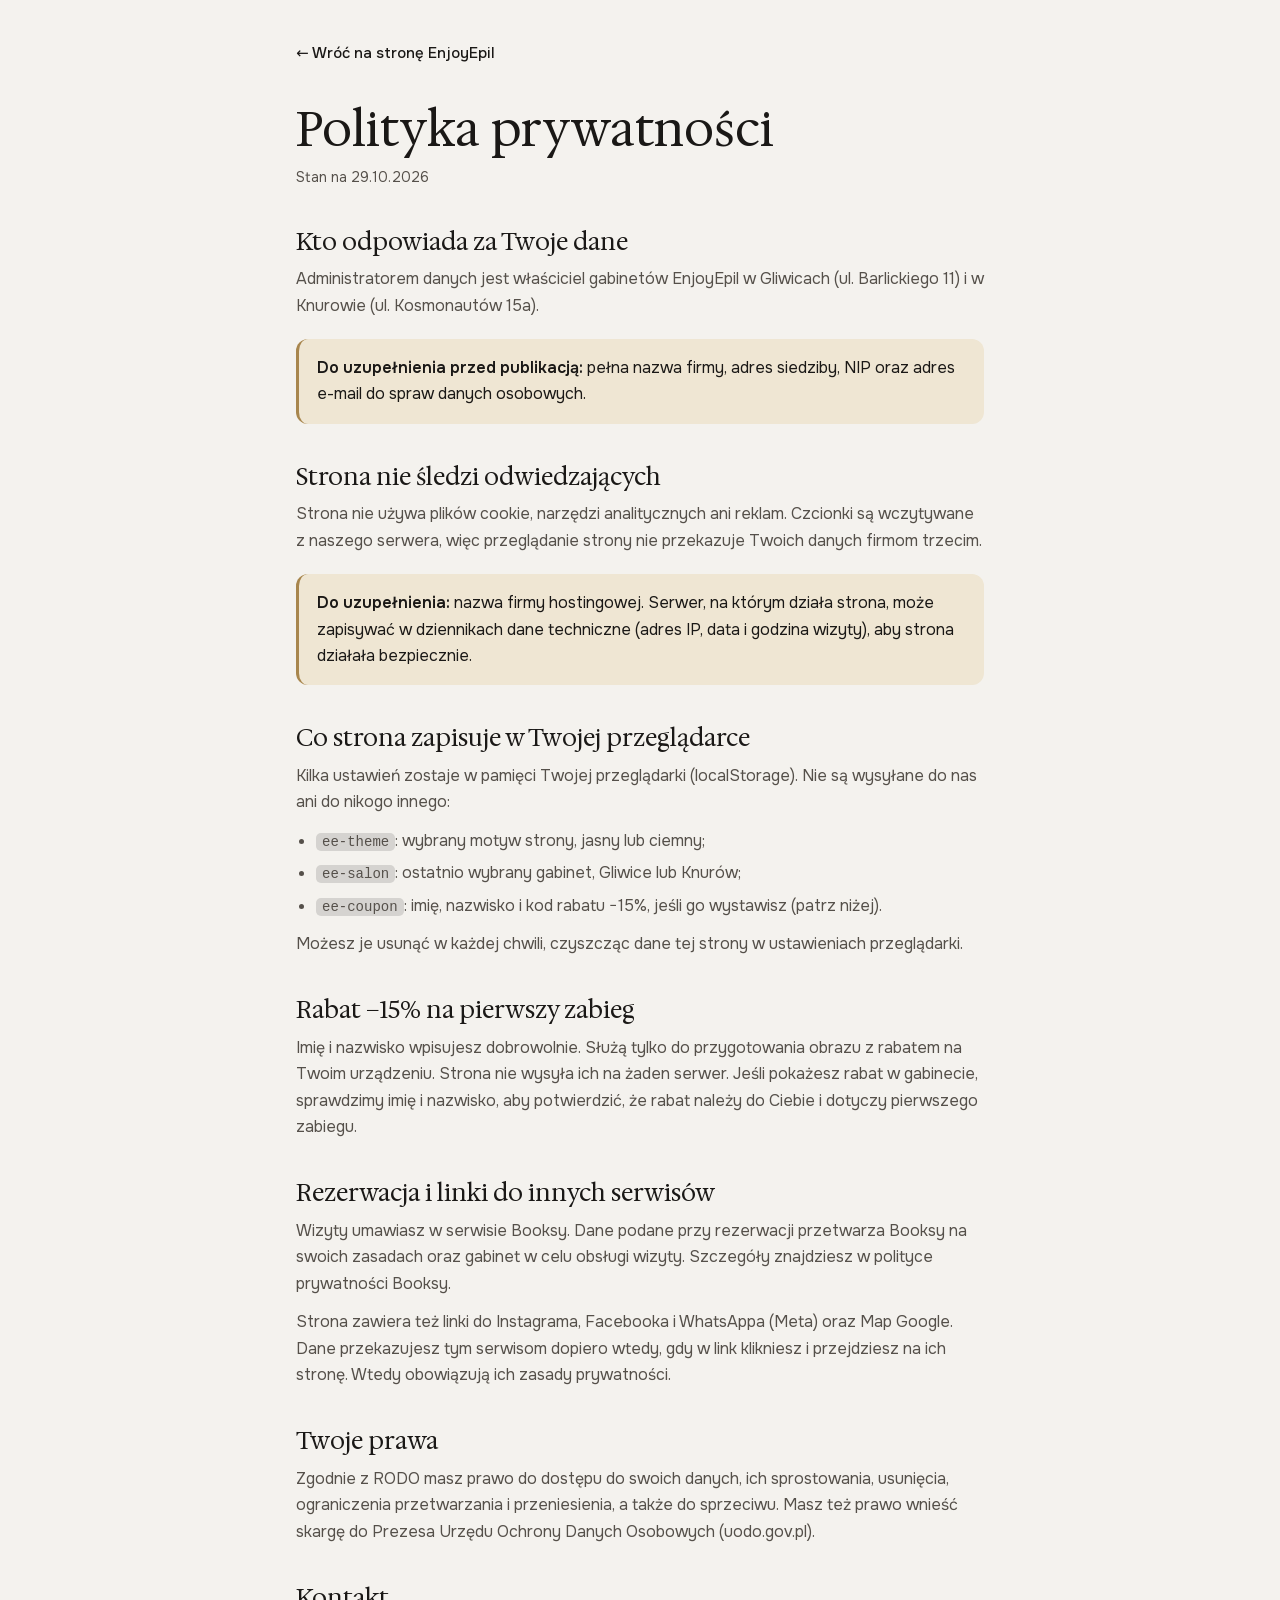
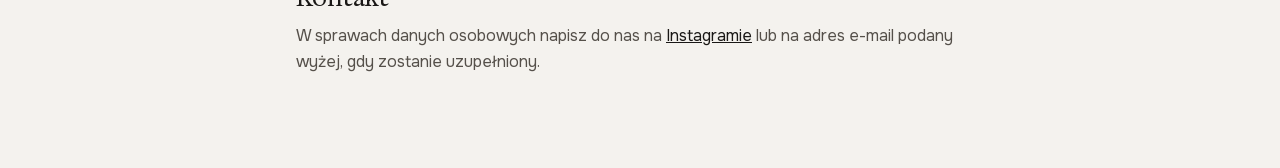
<file: polityka-prywatnosci.html>
<!doctype html>
<html lang="pl">
<head>
<meta charset="utf-8">
<meta name="robots" content="noindex, nofollow">
<meta name="viewport" content="width=device-width, initial-scale=1">
<!-- closed for search engines until the administrator's details below are filled in -->
<meta name="robots" content="noindex">
<title>Polityka prywatności | EnjoyEpil</title>
<meta name="description" content="Jakie dane zapisuje strona EnjoyEpil, gdzie zostają i jakie masz prawa.">
<link rel="icon" href="assets/favicon.svg" type="image/svg+xml">
<link rel="icon" href="assets/favicon-48.png" sizes="48x48">
<link href="assets/fonts/fonts.css" rel="stylesheet">
<style>
:root{--bg:#F4F2EE;--ink:#1A1816;--ink-2:#55504A;--line:rgba(26,24,22,.14);--brass:#A8864D;--note:#EFE6D3;color-scheme:light}
@media (prefers-color-scheme:dark){:root:not([data-theme="light"]){--bg:#0B0A0A;--ink:#F2F1F0;--ink-2:#B9B4AD;--line:rgba(255,255,255,.12);--brass:#D6BA7E;--note:#1F1B15;color-scheme:dark}}
:root[data-theme="dark"]{--bg:#0B0A0A;--ink:#F2F1F0;--ink-2:#B9B4AD;--line:rgba(255,255,255,.12);--brass:#D6BA7E;--note:#1F1B15;color-scheme:dark}
*{box-sizing:border-box}
body{margin:0;background:var(--bg);color:var(--ink-2);font:400 16px/1.65 "Onest",system-ui,-apple-system,"Segoe UI",sans-serif}
main{max-width:720px;margin:0 auto;padding:40px 16px 80px}
.back{display:inline-flex;gap:8px;align-items:center;color:var(--ink);font-weight:500;text-decoration:none;font-size:15px}
.back:hover{color:var(--brass)}
h1,h2{font-family:"Hedvig Letters Serif",Georgia,serif;font-weight:400;color:var(--ink);line-height:1.15}
h1{font-size:clamp(34px,6vw,48px);margin:36px 0 8px}
h2{font-size:24px;margin:40px 0 10px}
.upd{margin:0;font-size:14px}
p,ul{margin:0 0 12px}
ul{padding-left:20px}
li{margin-bottom:6px}
b,strong{color:var(--ink);font-weight:600}
a{color:var(--ink)}
code{font-size:14px;padding:1px 6px;border-radius:5px;background:var(--line)}
.todo{margin:20px 0;padding:16px 18px;border-radius:12px;background:var(--note);border-left:3px solid var(--brass);color:var(--ink)}
</style>
<script>try{const t=localStorage.getItem("ee-theme");if(t)document.documentElement.dataset.theme=t}catch(e){}</script>
</head>
<body>
<main>
<a class="back" href="index.html">← Wróć na stronę EnjoyEpil</a>
<h1>Polityka prywatności</h1>
<p class="upd">Stan na 29.10.2026</p>

<h2>Kto odpowiada za Twoje dane</h2>
<p>Administratorem danych jest właściciel gabinetów EnjoyEpil w Gliwicach (ul. Barlickiego 11) i w Knurowie (ul. Kosmonautów 15a).</p>
<div class="todo"><b>Do uzupełnienia przed publikacją:</b> pełna nazwa firmy, adres siedziby, NIP oraz adres e-mail do spraw danych osobowych.</div>

<h2>Strona nie śledzi odwiedzających</h2>
<p>Strona nie używa plików cookie, narzędzi analitycznych ani reklam. Czcionki są wczytywane z naszego serwera, więc przeglądanie strony nie przekazuje Twoich danych firmom trzecim.</p>
<div class="todo"><b>Do uzupełnienia:</b> nazwa firmy hostingowej. Serwer, na którym działa strona, może zapisywać w dziennikach dane techniczne (adres IP, data i godzina wizyty), aby strona działała bezpiecznie.</div>

<h2>Co strona zapisuje w Twojej przeglądarce</h2>
<p>Kilka ustawień zostaje w pamięci Twojej przeglądarki (localStorage). Nie są wysyłane do nas ani do nikogo innego:</p>
<ul>
<li><code>ee-theme</code>: wybrany motyw strony, jasny lub ciemny;</li>
<li><code>ee-salon</code>: ostatnio wybrany gabinet, Gliwice lub Knurów;</li>
<li><code>ee-coupon</code>: imię, nazwisko i kod rabatu −15%, jeśli go wystawisz (patrz niżej).</li>
</ul>
<p>Możesz je usunąć w każdej chwili, czyszcząc dane tej strony w ustawieniach przeglądarki.</p>

<h2>Rabat −15% na pierwszy zabieg</h2>
<p>Imię i nazwisko wpisujesz dobrowolnie. Służą tylko do przygotowania obrazu z rabatem na Twoim urządzeniu. Strona nie wysyła ich na żaden serwer. Jeśli pokażesz rabat w gabinecie, sprawdzimy imię i nazwisko, aby potwierdzić, że rabat należy do Ciebie i dotyczy pierwszego zabiegu.</p>

<h2>Rezerwacja i linki do innych serwisów</h2>
<p>Wizyty umawiasz w serwisie Booksy. Dane podane przy rezerwacji przetwarza Booksy na swoich zasadach oraz gabinet w celu obsługi wizyty. Szczegóły znajdziesz w polityce prywatności Booksy.</p>
<p>Strona zawiera też linki do Instagrama, Facebooka i WhatsAppa (Meta) oraz Map Google. Dane przekazujesz tym serwisom dopiero wtedy, gdy w link klikniesz i przejdziesz na ich stronę. Wtedy obowiązują ich zasady prywatności.</p>

<h2>Twoje prawa</h2>
<p>Zgodnie z RODO masz prawo do dostępu do swoich danych, ich sprostowania, usunięcia, ograniczenia przetwarzania i przeniesienia, a także do sprzeciwu. Masz też prawo wnieść skargę do Prezesa Urzędu Ochrony Danych Osobowych (uodo.gov.pl).</p>

<h2>Kontakt</h2>
<p>W sprawach danych osobowych napisz do nas na <a href="https://ig.me/m/enjoy.epil.pl" target="_blank" rel="noopener">Instagramie</a> lub na adres e-mail podany wyżej, gdy zostanie uzupełniony.</p>
</main>
</body>
</html>
</file>
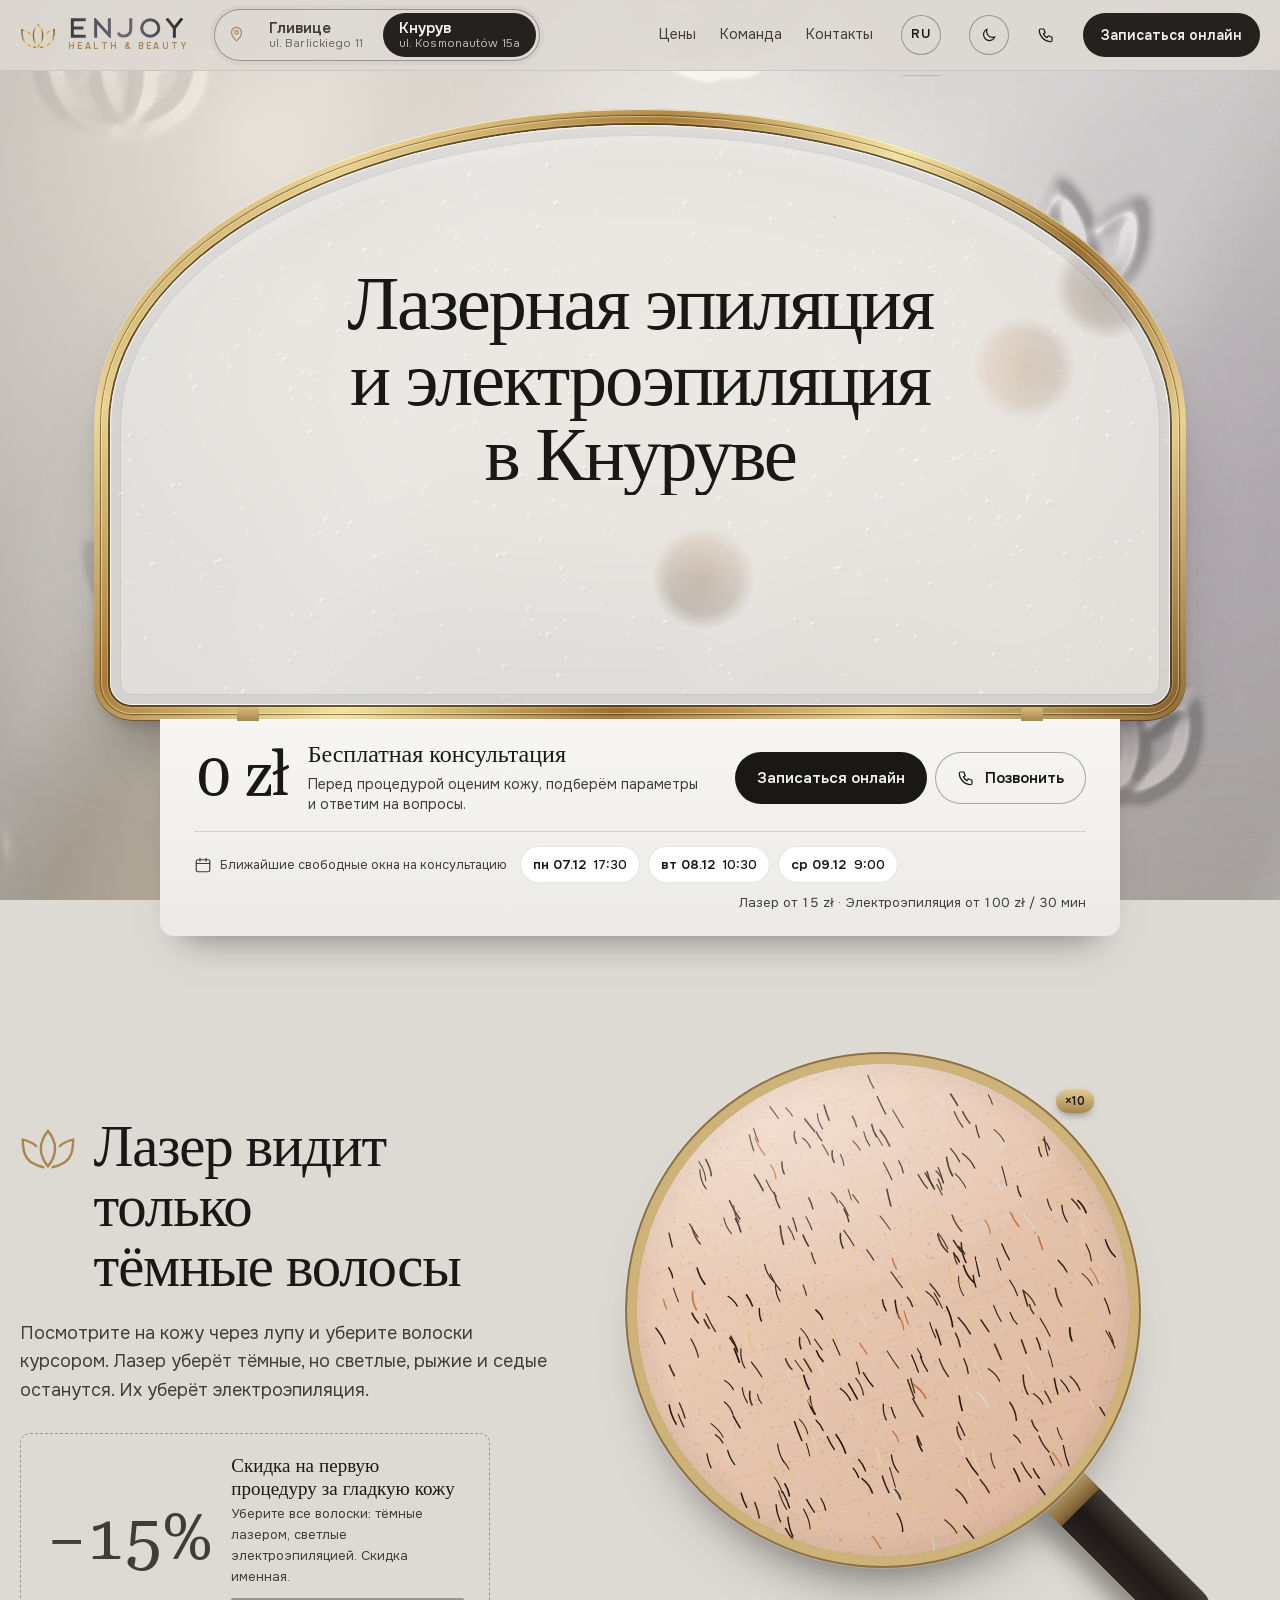
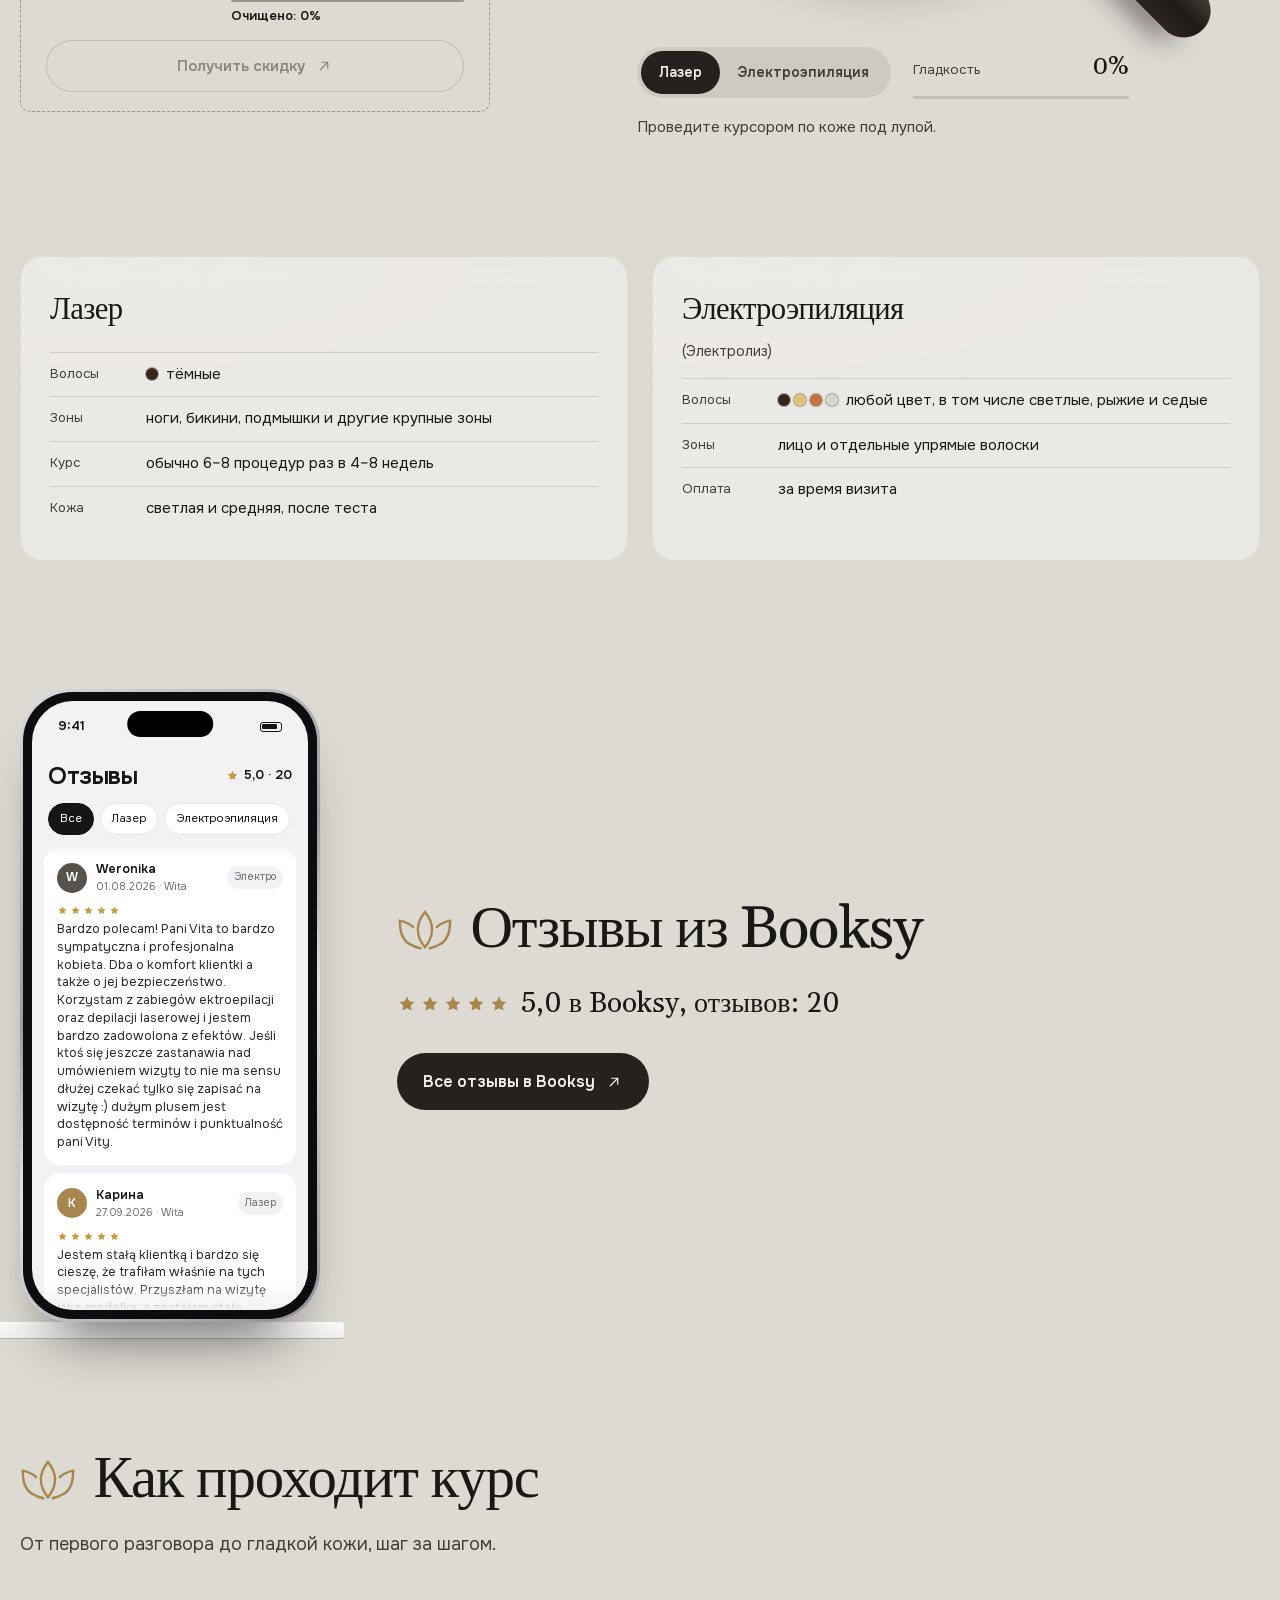
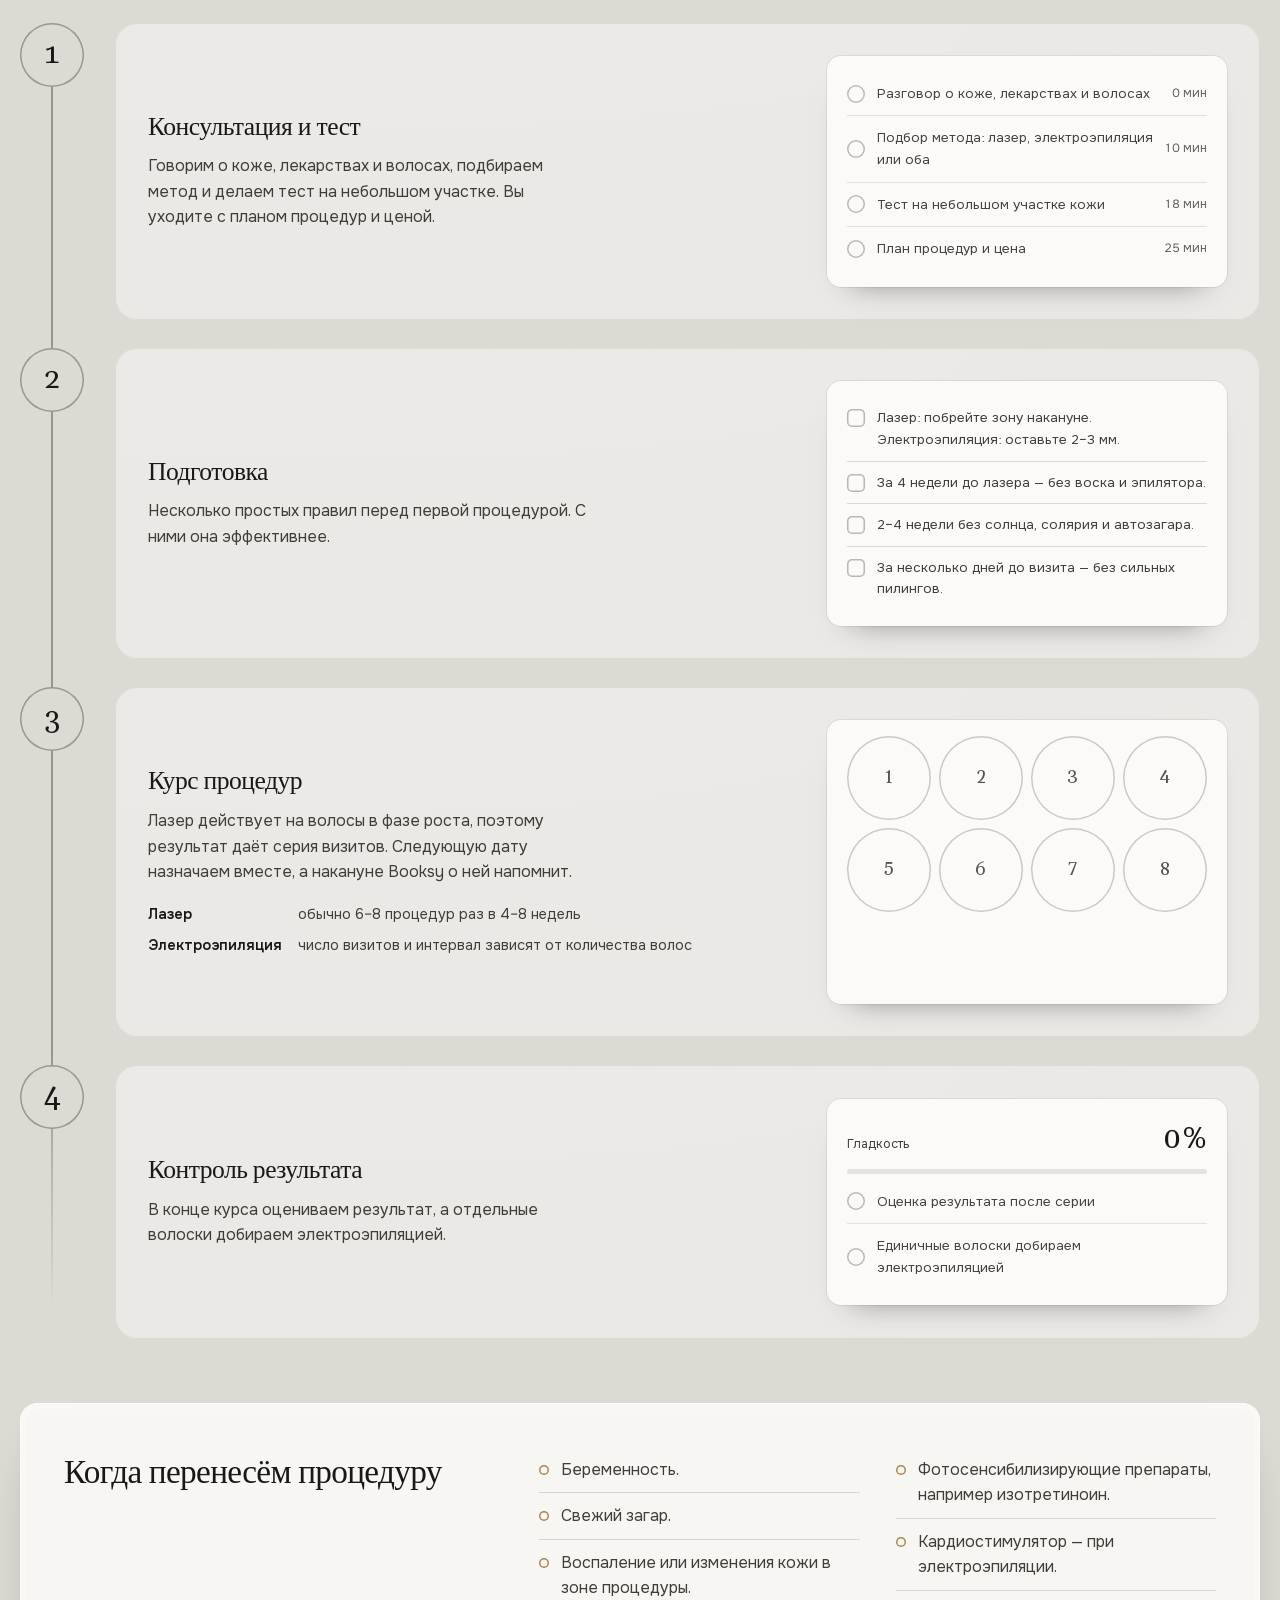
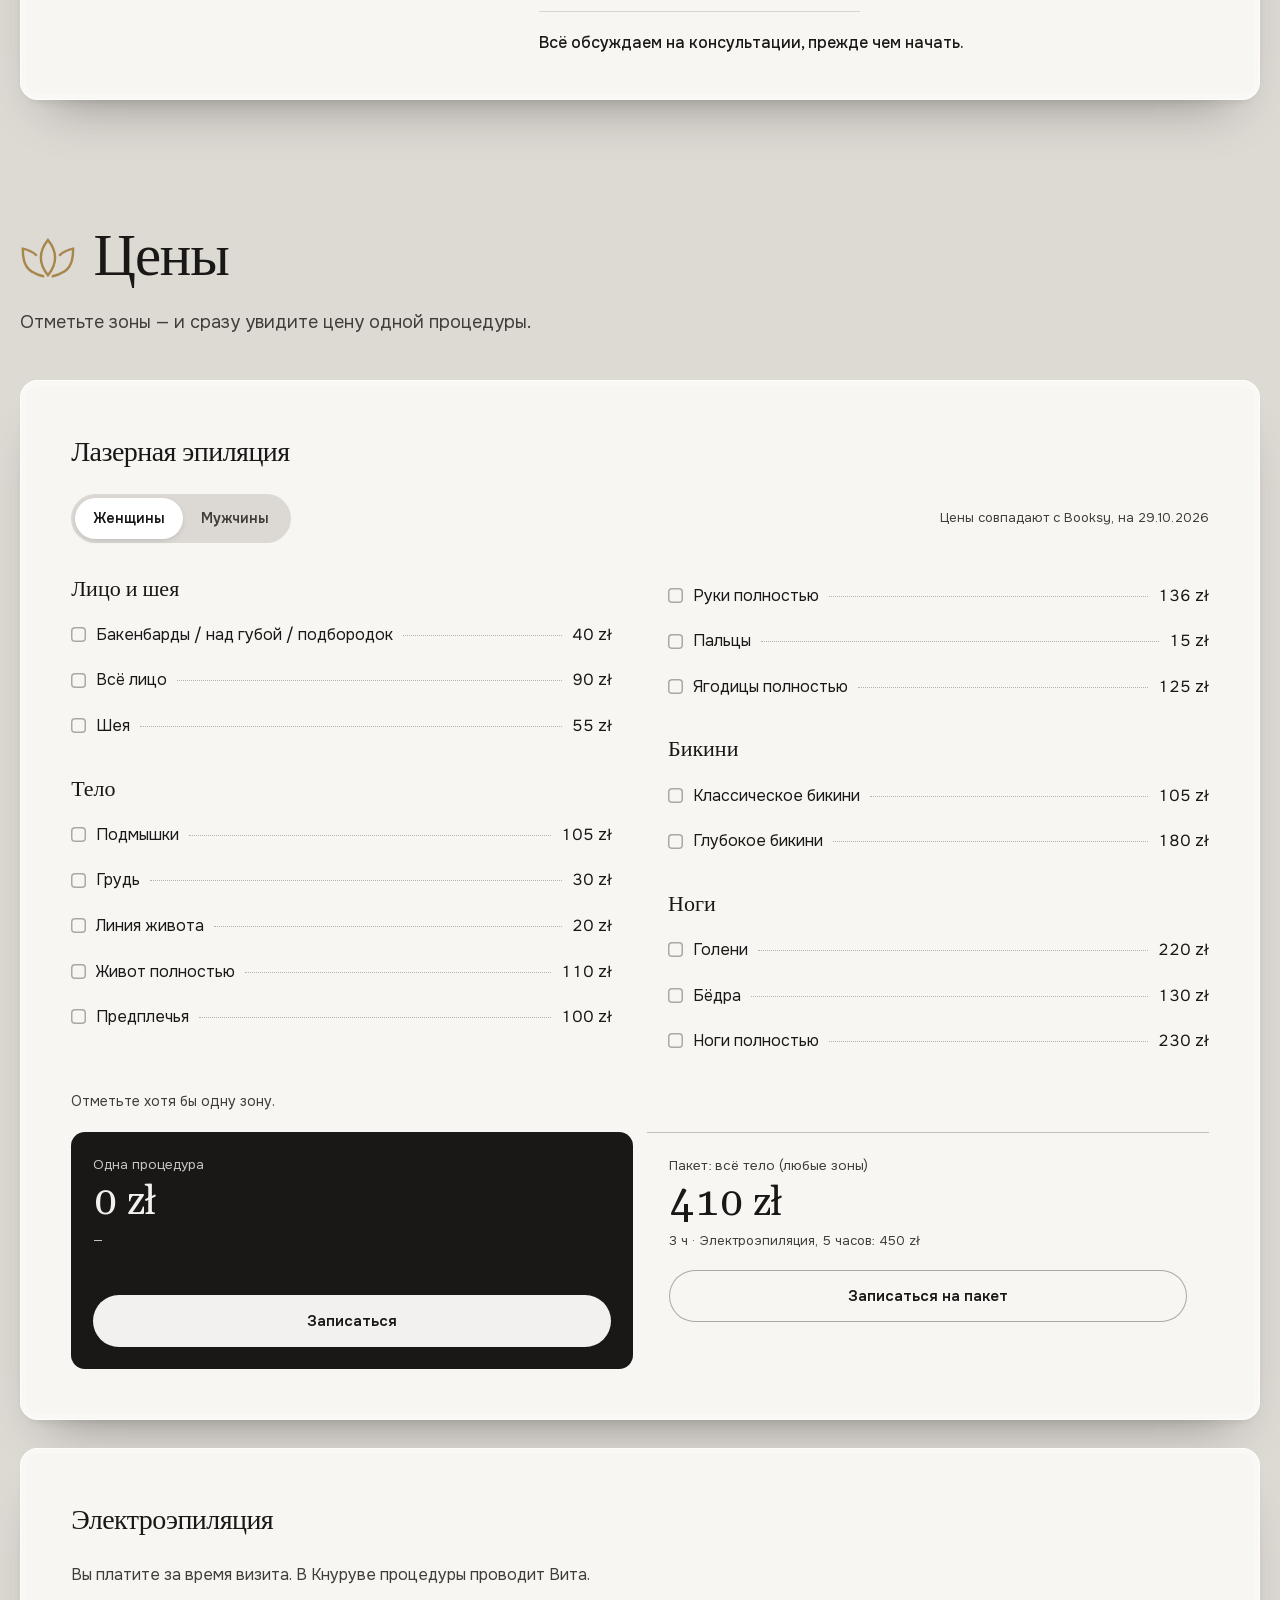
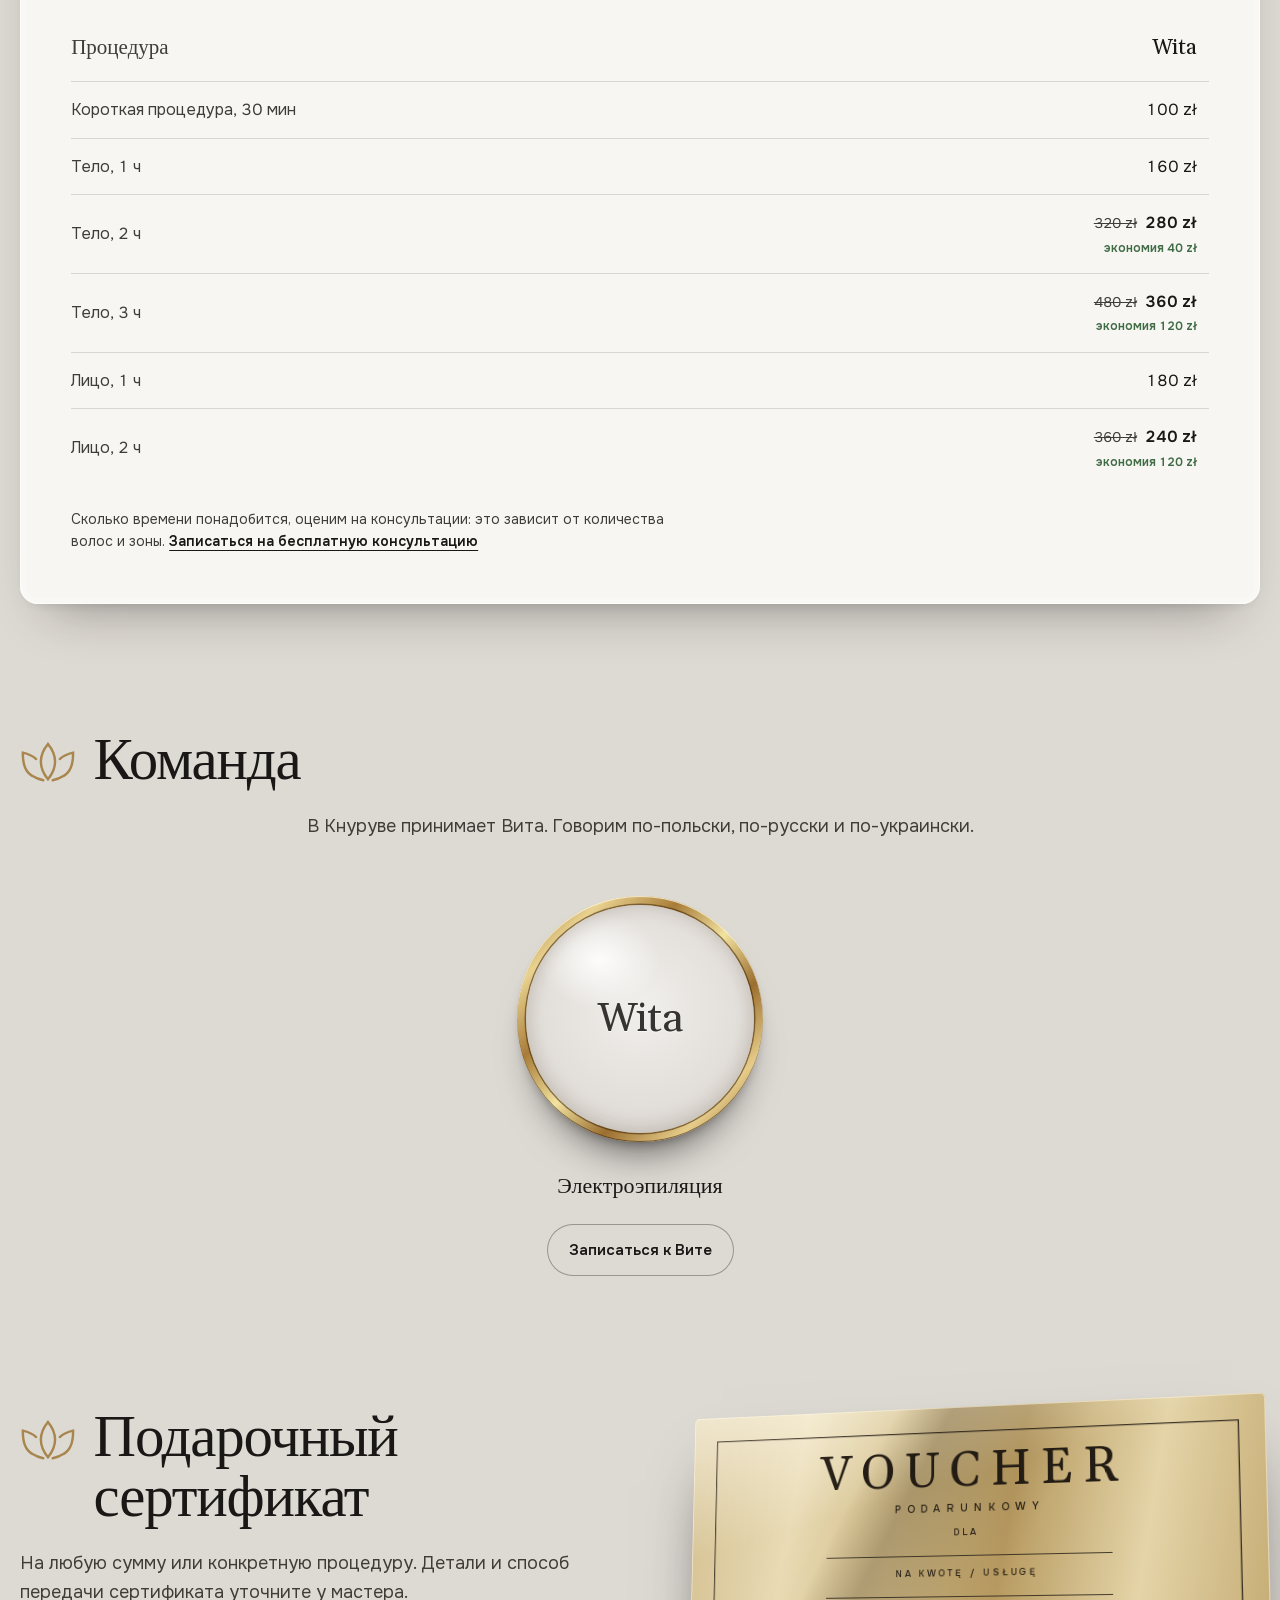
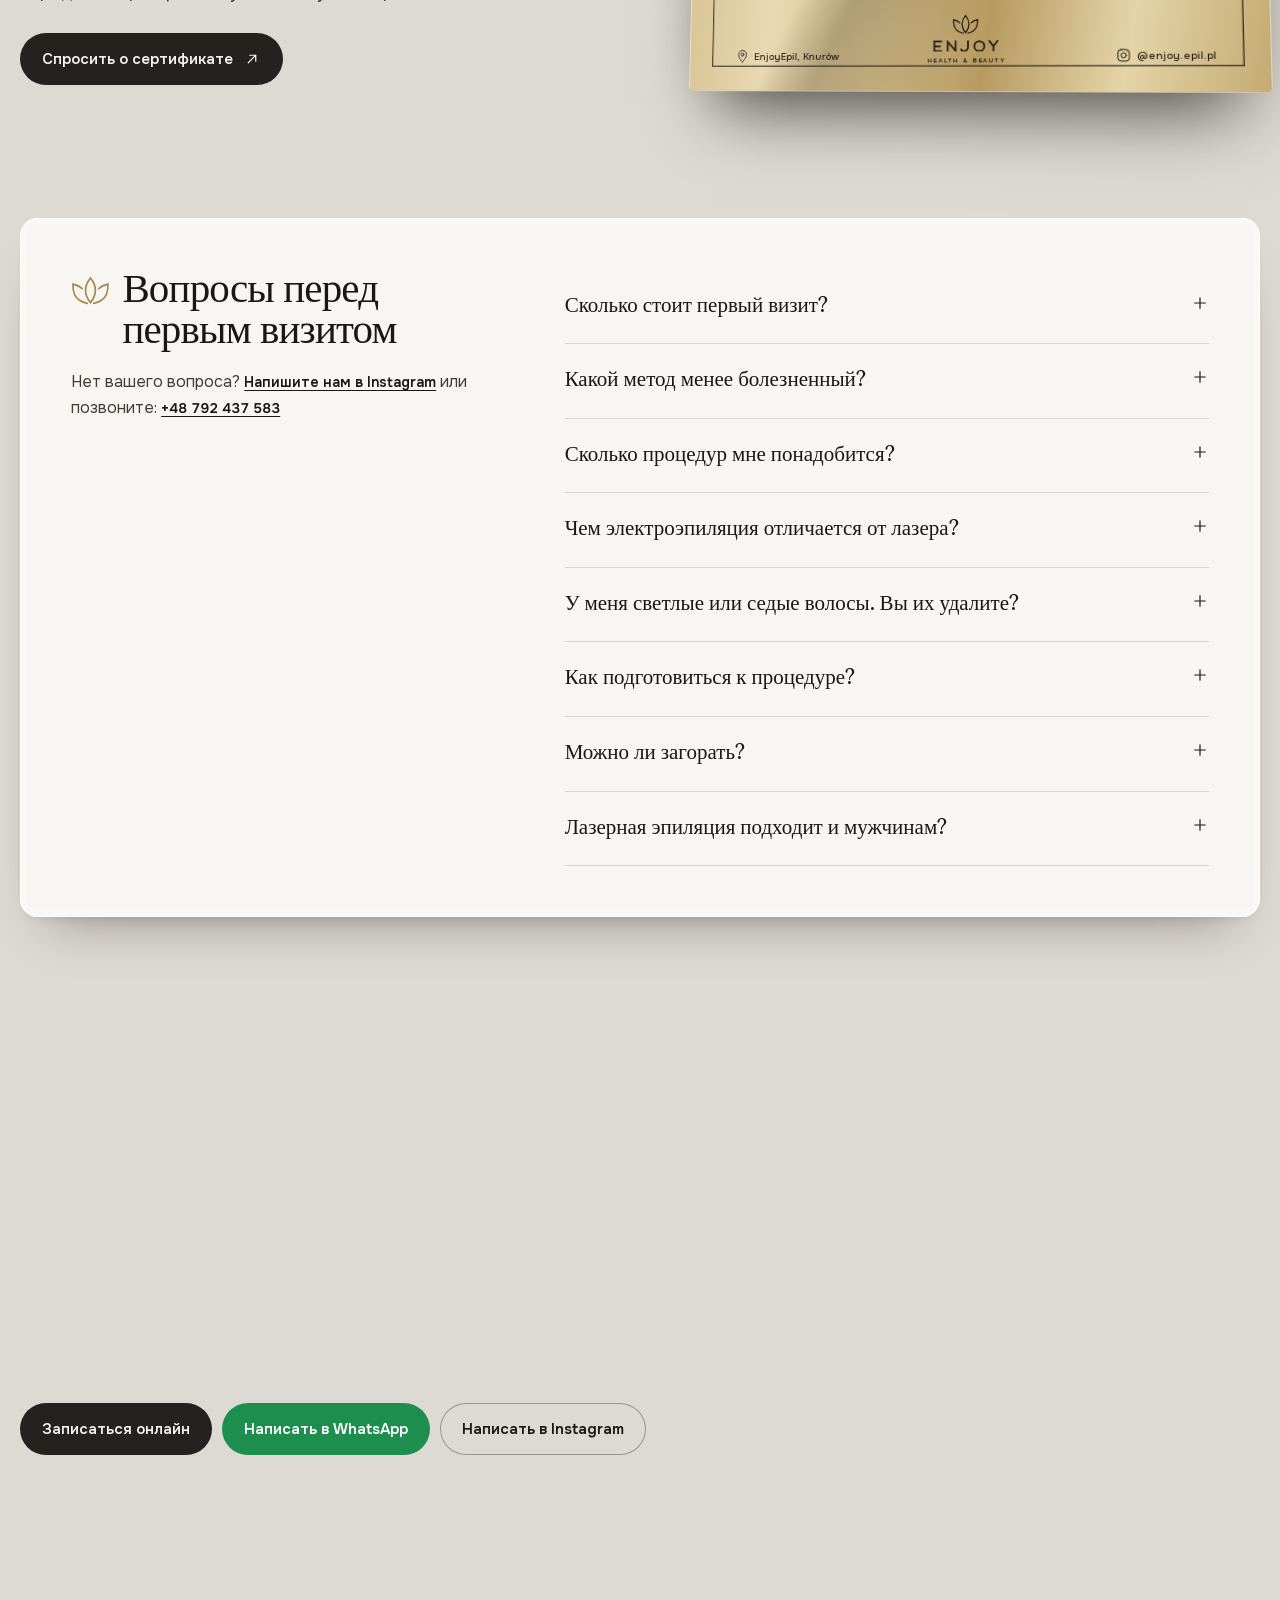
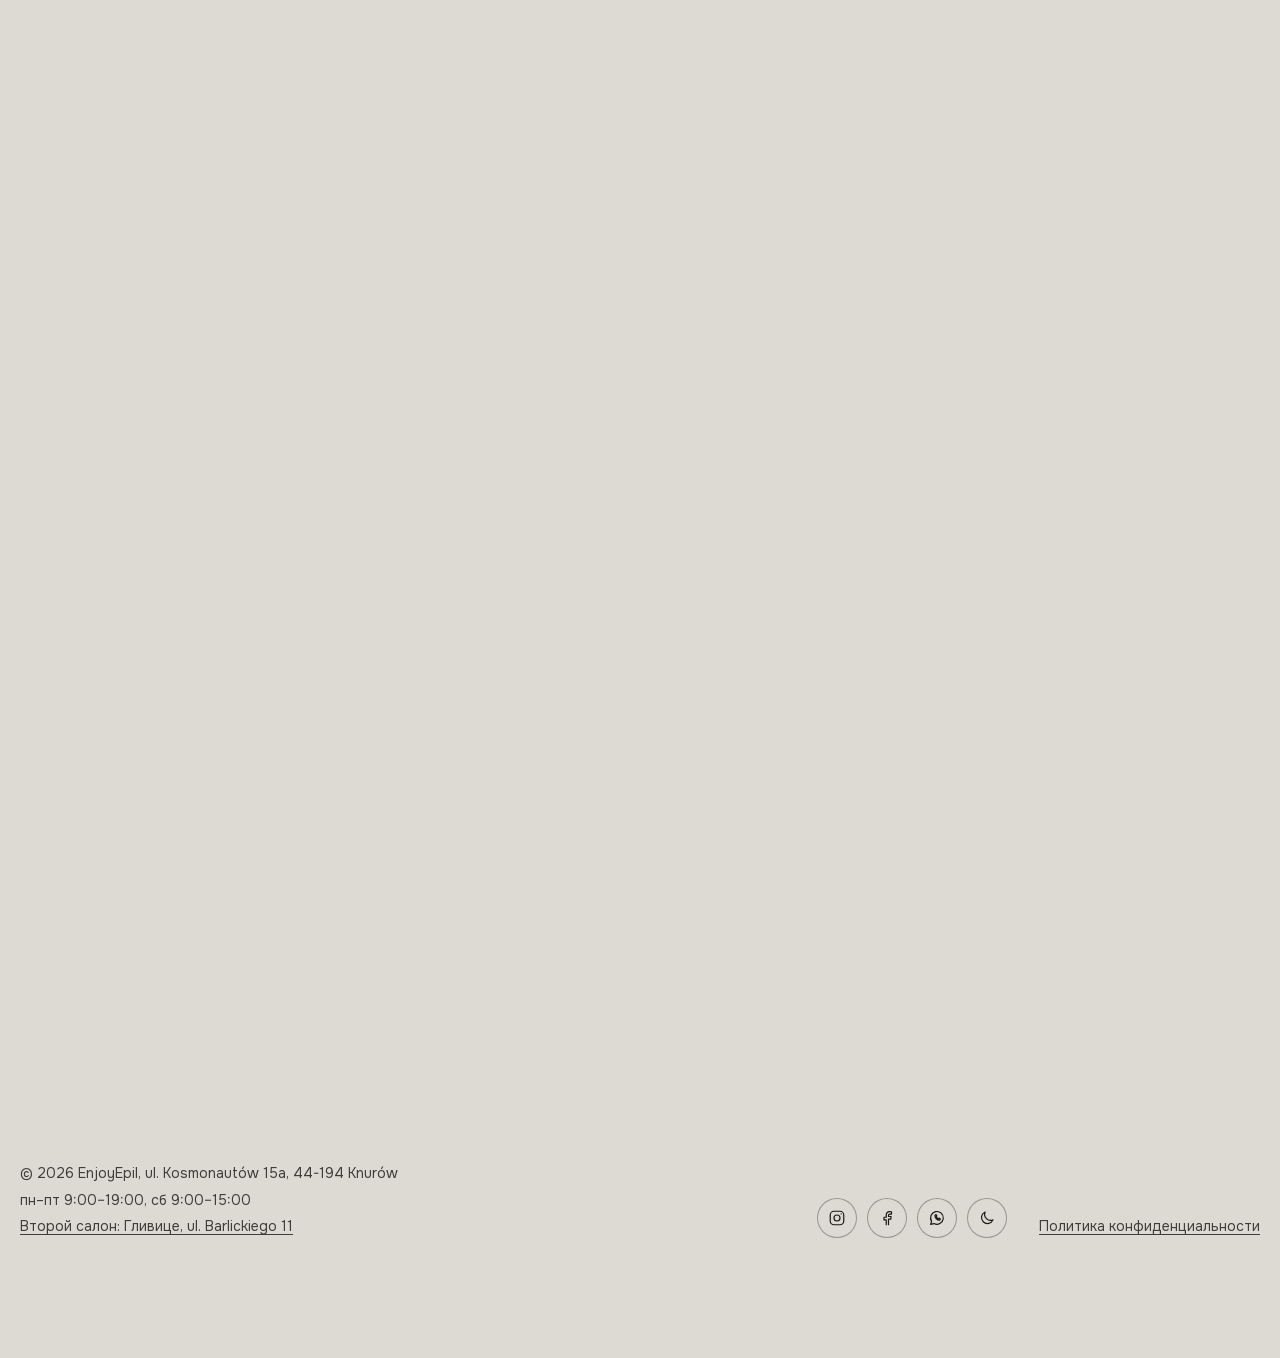
<file: ru/knurow.html>
<!DOCTYPE html>
<!-- Generated from index.html by tools/aktualizuj_ceny.py. Do not edit by hand. -->
<html lang="ru">
<head>
<meta charset="utf-8">
<meta name="robots" content="noindex, nofollow">
<meta name="viewport" content="width=device-width, initial-scale=1, viewport-fit=cover">
<script>(function(){var t;try{t=localStorage.getItem("ee-theme")}catch(e){}if(t!=="light"&&t!=="dark")t=matchMedia("(prefers-color-scheme: light)").matches?"light":"dark";document.documentElement.dataset.theme=t})()</script>
<title>Лазерная эпиляция и электроэпиляция в Кнуруве | EnjoyEpil</title>
<meta name="description" content="Лазерная эпиляция и электроэпиляция (электролиз) в Кнуруве. Говорим по-русски и по-украински. Лазер для тёмных волос, электроэпиляция для светлых и седых. Консультация бесплатно.">
<link rel="canonical" href="https://enjoyepil.pl/ru/knurow.html">
<!--hreflang-->
<link rel="alternate" hreflang="pl" href="https://enjoyepil.pl/knurow.html">
<link rel="alternate" hreflang="ru" href="https://enjoyepil.pl/ru/knurow.html">
<link rel="alternate" hreflang="uk" href="https://enjoyepil.pl/uk/knurow.html">
<link rel="alternate" hreflang="x-default" href="https://enjoyepil.pl/knurow.html">
<meta property="og:locale:alternate" content="pl_PL">
<meta property="og:locale:alternate" content="uk_UA">
<!--/hreflang-->
<meta property="og:type" content="website">
<meta property="og:locale" content="ru_RU">
<meta property="og:site_name" content="EnjoyEpil">
<meta property="og:title" content="Лазерная эпиляция и электроэпиляция в Кнуруве | EnjoyEpil">
<meta property="og:description" content="Лазер для тёмных волос, электроэпиляция для светлых, рыжих и седых. Бесплатная консультация перед процедурой. ul. Kosmonautów 15a, Кнурув. Говорим по-русски и по-украински.">
<meta property="og:url" content="https://enjoyepil.pl/ru/knurow.html">
<meta property="og:image" content="https://enjoyepil.pl/assets/og-knurow.png">
<meta property="og:image:width" content="1200">
<meta property="og:image:height" content="630">
<meta property="og:image:alt" content="EnjoyEpil Health &amp; Beauty, Кнурув">
<meta name="twitter:card" content="summary_large_image">
<meta name="theme-color" content="#0B0A0A" media="(prefers-color-scheme: dark)">
<meta name="theme-color" content="#DDD9D3" media="(prefers-color-scheme: light)">
<link rel="icon" href="../assets/favicon.svg" type="image/svg+xml">
<link rel="icon" href="../assets/favicon-48.png" sizes="48x48" type="image/png">
<link rel="apple-touch-icon" href="../assets/apple-touch-icon.png">
<script type="application/ld+json">
{
 "@context": "https://schema.org",
 "@graph": [
  {
   "@type": "HealthAndBeautyBusiness",
   "@id": "https://enjoyepil.pl/ru/knurow.html#business",
   "name": "EnjoyEpil Knurów",
   "alternateName": [
    "Электролиз. Электроэпиляция. EnjoyEpil Кнурув",
    "Enjoy Health & Beauty Кнурув"
   ],
   "description": "Лазерная эпиляция и электроэпиляция (электролиз) в Кнуруве. Говорим по-русски и по-украински. Лазер для тёмных волос, электроэпиляция для светлых и седых. Консультация бесплатно.",
   "url": "https://enjoyepil.pl/ru/knurow.html",
   "logo": "https://enjoyepil.pl/assets/logo.png",
   "image": "https://enjoyepil.pl/assets/og-knurow.png",
   "address": {
    "@type": "PostalAddress",
    "streetAddress": "ul. Kosmonautów 15a",
    "addressLocality": "Knurów",
    "postalCode": "44-194",
    "addressCountry": "PL"
   },
   "telephone": "+48 792 437 583",
   "areaServed": {
    "@type": "City",
    "name": "Кнурув"
   },
   "openingHoursSpecification": [
    {
     "@type": "OpeningHoursSpecification",
     "dayOfWeek": [
      "Monday",
      "Tuesday",
      "Wednesday",
      "Thursday",
      "Friday"
     ],
     "opens": "09:00",
     "closes": "19:00"
    },
    {
     "@type": "OpeningHoursSpecification",
     "dayOfWeek": [
      "Saturday"
     ],
     "opens": "09:00",
     "closes": "15:00"
    }
   ],
   "priceRange": "15–450 zł",
   "currenciesAccepted": "PLN",
   "knowsLanguage": [
    "pl",
    "ru",
    "uk"
   ],
   "sameAs": [
    "https://booksy.com/pl-pl/352669_elektroliza-elektroepilacja-enjoyepil-knurow_depilacja_12841_knurow",
    "https://www.instagram.com/enjoy.epil.pl/",
    "https://www.facebook.com/enjoyepil.poland/"
   ],
   "employee": [
    {
     "@type": "Person",
     "name": "Wita",
     "jobTitle": "Электроэпиляция"
    }
   ],
   "potentialAction": {
    "@type": "ReserveAction",
    "target": "https://booksy.com/pl-pl/352669_elektroliza-elektroepilacja-enjoyepil-knurow_depilacja_12841_knurow",
    "name": "Записаться в Booksy"
   },
   "hasOfferCatalog": {
    "@type": "OfferCatalog",
    "name": "Цены",
    "itemListElement": [
     {
      "@type": "OfferCatalog",
      "name": "Консультация перед процедурой",
      "itemListElement": [
       {
        "@type": "Offer",
        "price": "0",
        "priceCurrency": "PLN",
        "itemOffered": {
         "@type": "Service",
         "name": "Консультация перед процедурой"
        }
       }
      ]
     },
     {
      "@type": "OfferCatalog",
      "name": "Лазерная эпиляция для женщин",
      "itemListElement": [
       {
        "@type": "Offer",
        "price": "40",
        "priceCurrency": "PLN",
        "itemOffered": {
         "@type": "Service",
         "name": "Бакенбарды / над губой / подбородок"
        }
       },
       {
        "@type": "Offer",
        "price": "90",
        "priceCurrency": "PLN",
        "itemOffered": {
         "@type": "Service",
         "name": "Всё лицо"
        }
       },
       {
        "@type": "Offer",
        "price": "55",
        "priceCurrency": "PLN",
        "itemOffered": {
         "@type": "Service",
         "name": "Шея"
        }
       },
       {
        "@type": "Offer",
        "price": "105",
        "priceCurrency": "PLN",
        "itemOffered": {
         "@type": "Service",
         "name": "Подмышки"
        }
       },
       {
        "@type": "Offer",
        "price": "30",
        "priceCurrency": "PLN",
        "itemOffered": {
         "@type": "Service",
         "name": "Грудь"
        }
       },
       {
        "@type": "Offer",
        "price": "20",
        "priceCurrency": "PLN",
        "itemOffered": {
         "@type": "Service",
         "name": "Линия живота"
        }
       },
       {
        "@type": "Offer",
        "price": "110",
        "priceCurrency": "PLN",
        "itemOffered": {
         "@type": "Service",
         "name": "Живот полностью"
        }
       },
       {
        "@type": "Offer",
        "price": "100",
        "priceCurrency": "PLN",
        "itemOffered": {
         "@type": "Service",
         "name": "Предплечья"
        }
       },
       {
        "@type": "Offer",
        "price": "136",
        "priceCurrency": "PLN",
        "itemOffered": {
         "@type": "Service",
         "name": "Руки полностью"
        }
       },
       {
        "@type": "Offer",
        "price": "15",
        "priceCurrency": "PLN",
        "itemOffered": {
         "@type": "Service",
         "name": "Пальцы"
        }
       },
       {
        "@type": "Offer",
        "price": "125",
        "priceCurrency": "PLN",
        "itemOffered": {
         "@type": "Service",
         "name": "Ягодицы полностью"
        }
       },
       {
        "@type": "Offer",
        "price": "105",
        "priceCurrency": "PLN",
        "itemOffered": {
         "@type": "Service",
         "name": "Классическое бикини"
        }
       },
       {
        "@type": "Offer",
        "price": "180",
        "priceCurrency": "PLN",
        "itemOffered": {
         "@type": "Service",
         "name": "Глубокое бикини"
        }
       },
       {
        "@type": "Offer",
        "price": "220",
        "priceCurrency": "PLN",
        "itemOffered": {
         "@type": "Service",
         "name": "Голени"
        }
       },
       {
        "@type": "Offer",
        "price": "130",
        "priceCurrency": "PLN",
        "itemOffered": {
         "@type": "Service",
         "name": "Бёдра"
        }
       },
       {
        "@type": "Offer",
        "price": "230",
        "priceCurrency": "PLN",
        "itemOffered": {
         "@type": "Service",
         "name": "Ноги полностью"
        }
       }
      ]
     },
     {
      "@type": "OfferCatalog",
      "name": "Лазерная эпиляция для мужчин",
      "itemListElement": [
       {
        "@type": "Offer",
        "price": "60",
        "priceCurrency": "PLN",
        "itemOffered": {
         "@type": "Service",
         "name": "Контур бороды"
        }
       },
       {
        "@type": "Offer",
        "price": "130",
        "priceCurrency": "PLN",
        "itemOffered": {
         "@type": "Service",
         "name": "Всё лицо"
        }
       },
       {
        "@type": "Offer",
        "price": "60",
        "priceCurrency": "PLN",
        "itemOffered": {
         "@type": "Service",
         "name": "Шея"
        }
       },
       {
        "@type": "Offer",
        "price": "130",
        "priceCurrency": "PLN",
        "itemOffered": {
         "@type": "Service",
         "name": "Подмышки"
        }
       },
       {
        "@type": "Offer",
        "price": "120",
        "priceCurrency": "PLN",
        "itemOffered": {
         "@type": "Service",
         "name": "Плечи"
        }
       },
       {
        "@type": "Offer",
        "price": "210",
        "priceCurrency": "PLN",
        "itemOffered": {
         "@type": "Service",
         "name": "Спина полностью"
        }
       },
       {
        "@type": "Offer",
        "price": "225",
        "priceCurrency": "PLN",
        "itemOffered": {
         "@type": "Service",
         "name": "Голени"
        }
       },
       {
        "@type": "Offer",
        "price": "305",
        "priceCurrency": "PLN",
        "itemOffered": {
         "@type": "Service",
         "name": "Ноги полностью"
        }
       }
      ]
     },
     {
      "@type": "OfferCatalog",
      "name": "Наборы зон (лазерная эпиляция для женщин)",
      "itemListElement": [
       {
        "@type": "Offer",
        "price": "205",
        "priceCurrency": "PLN",
        "itemOffered": {
         "@type": "Service",
         "name": "Глубокое бикини + подмышки"
        }
       },
       {
        "@type": "Offer",
        "price": "310",
        "priceCurrency": "PLN",
        "itemOffered": {
         "@type": "Service",
         "name": "Глубокое бикини + подмышки + голени"
        }
       },
       {
        "@type": "Offer",
        "price": "330",
        "priceCurrency": "PLN",
        "itemOffered": {
         "@type": "Service",
         "name": "Глубокое бикини + подмышки + ноги полностью"
        }
       }
      ]
     },
     {
      "@type": "OfferCatalog",
      "name": "Пакеты",
      "itemListElement": [
       {
        "@type": "Offer",
        "price": "410",
        "priceCurrency": "PLN",
        "itemOffered": {
         "@type": "Service",
         "name": "Всё тело (любые зоны)"
        }
       },
       {
        "@type": "Offer",
        "price": "450",
        "priceCurrency": "PLN",
        "itemOffered": {
         "@type": "Service",
         "name": "Электроэпиляция, 5 часов"
        }
       }
      ]
     },
     {
      "@type": "OfferCatalog",
      "name": "Электроэпиляция (электролиз)",
      "itemListElement": [
       {
        "@type": "Offer",
        "price": "100",
        "priceCurrency": "PLN",
        "itemOffered": {
         "@type": "Service",
         "name": "Электроэпиляция: Короткая процедура, 30 мин (Wita)"
        }
       },
       {
        "@type": "Offer",
        "price": "160",
        "priceCurrency": "PLN",
        "itemOffered": {
         "@type": "Service",
         "name": "Электроэпиляция: Тело, 1 ч (Wita)"
        }
       },
       {
        "@type": "Offer",
        "price": "280",
        "priceCurrency": "PLN",
        "itemOffered": {
         "@type": "Service",
         "name": "Электроэпиляция: Тело, 2 ч (Wita)"
        }
       },
       {
        "@type": "Offer",
        "price": "360",
        "priceCurrency": "PLN",
        "itemOffered": {
         "@type": "Service",
         "name": "Электроэпиляция: Тело, 3 ч (Wita)"
        }
       },
       {
        "@type": "Offer",
        "price": "180",
        "priceCurrency": "PLN",
        "itemOffered": {
         "@type": "Service",
         "name": "Электроэпиляция: Лицо, 1 ч (Wita)"
        }
       },
       {
        "@type": "Offer",
        "price": "240",
        "priceCurrency": "PLN",
        "itemOffered": {
         "@type": "Service",
         "name": "Электроэпиляция: Лицо, 2 ч (Wita)"
        }
       }
      ]
     }
    ]
   },
   "geo": {
    "@type": "GeoCoordinates",
    "latitude": 50.2302156,
    "longitude": 18.656558
   },
   "hasMap": "https://maps.google.com/?cid=16666396004450744556"
  },
  {
   "@type": "FAQPage",
   "@id": "https://enjoyepil.pl/ru/knurow.html#faq",
   "mainEntity": [
    {
     "@type": "Question",
     "name": "Сколько стоит первый визит?",
     "acceptedAnswer": {
      "@type": "Answer",
      "text": "Консультация перед процедурой бесплатная. Оценим кожу, подберём параметры и ответим на вопросы."
     }
    },
    {
     "@type": "Question",
     "name": "Какой метод менее болезненный?",
     "acceptedAnswer": {
      "@type": "Answer",
      "text": "Лазер с охлаждаемой насадкой большинство описывает как тепло и покалывание. Электроэпиляция ощутимее, но визиты короткие, а мощность подбираем под зону."
     }
    },
    {
     "@type": "Question",
     "name": "Сколько процедур мне понадобится?",
     "acceptedAnswer": {
      "@type": "Answer",
      "text": "Для лазера обычно 6–8 процедур каждые 4–8 недель. Для электроэпиляции число визитов зависит от количества волос. План составляем на консультации."
     }
    },
    {
     "@type": "Question",
     "name": "Чем электроэпиляция отличается от лазера?",
     "acceptedAnswer": {
      "@type": "Answer",
      "text": "Лазер действует на тёмный пигмент и быстро обрабатывает большие зоны. Электроэпиляция разрушает луковицу каждого волоса отдельно, поэтому работает на любом цвете, в том числе светлом, рыжем и седом. Электролиз — другое название электроэпиляции."
     }
    },
    {
     "@type": "Question",
     "name": "У меня светлые или седые волосы. Вы их удалите?",
     "acceptedAnswer": {
      "@type": "Answer",
      "text": "Да, электроэпиляцией. Лазер не видит светлые, рыжие и седые волосы: в них слишком мало пигмента. Электроэпиляция удаляет их волосок за волоском, в том числе на лице."
     }
    },
    {
     "@type": "Question",
     "name": "Как подготовиться к процедуре?",
     "acceptedAnswer": {
      "@type": "Answer",
      "text": "Перед лазером побрейте зону за день, перед электроэпиляцией оставьте волосы длиной 2–3 мм. За 4 недели до лазера откажитесь от воска и эпилятора, а 2–4 недели избегайте солнца и автозагара."
     }
    },
    {
     "@type": "Question",
     "name": "Можно ли загорать?",
     "acceptedAnswer": {
      "@type": "Answer",
      "text": "До и после лазера 2–4 недели избегайте солнца, солярия и автозагара. Между визитами пользуйтесь кремом с SPF 50."
     }
    },
    {
     "@type": "Question",
     "name": "Лазерная эпиляция подходит и мужчинам?",
     "acceptedAnswer": {
      "@type": "Answer",
      "text": "Да. У нас отдельный прайс на мужские зоны, среди них контур бороды, спина, плечи и ноги. Электроэпиляцией удаляем и волосы в зоне мужского бикини."
     }
    }
   ],
   "inLanguage": "ru-RU"
  }
 ]
}
</script>
<!-- fonts are served from the site (assets/fonts), nothing is loaded from Google -->
<link href="../assets/fonts/fonts.css" rel="stylesheet">
<style>
:root{
  --wall:#0B0A0A;--tile:#1A1817;--tile-2:#22201E;--tile-3:#2A2725;--grout:#0E0D0C;--on-tile:#F2F1F0;--on-tile-2:#C9C5C1;
  --fog:#E9E8E5;--fog-2:#DCD9D5;--ink:#1A1816;--ink-2:#403C38;--line:rgba(26,24,22,.14);
  --brass:#A8864D;--brass-hi:#D6BA7E;--brass-ink:#2A1C10;
  --glass:rgba(250,248,246,.72);
  /* wall-dependent tokens: dark velvet by default, light morning wall under [data-theme="light"] */
  --on-wall:#F2F1F0;--on-wall-2:#C9C5C1;--wall-line:rgba(242,241,240,.14);--wall-line-2:rgba(242,241,240,.4);--wall-hover:rgba(242,241,240,.08);
  --wall-btn:#F2F1F0;--wall-btn-ink:#24211F;--wall-accent:#D6BA7E;--wall-pill:rgba(0,0,0,.22);--chrome:#100F0E;--chrome-line:rgba(255,255,255,.06);
  --card:rgba(255,255,255,.045);--card-edge:rgba(255,255,255,.08);--card-ink:#F2F1F0;--card-ink-2:#C9C5C1;--card-ui-edge:rgba(255,255,255,.4);--mirror:#E9E8E5;--mirror-drop:rgba(5,4,4,.6);--mirror-drop-2:rgba(5,4,4,.4);
  --glow:rgba(214,186,126,.10);--glow-2:rgba(214,186,126,.03);--lamp:rgba(214,186,126,.13);
  --m1:rgba(34,32,30,.7);--m2:rgba(24,23,21,.7);--m3:rgba(150,104,62,.26);--m4:rgba(214,186,126,.16);--m5:rgba(4,4,4,.7);--m6:rgba(29,27,25,.55);--sheen:rgba(255,232,214,.065);
  --engrave:rgba(242,241,240,.07);--engrave-hi:rgba(255,255,255,.07);--engrave-lo:rgba(0,0,0,.4);
  --grain:url("data:image/svg+xml,%3Csvg xmlns='http://www.w3.org/2000/svg' width='220' height='220'%3E%3Cfilter id='n'%3E%3CfeTurbulence type='fractalNoise' baseFrequency='.85' numOctaves='3' stitchTiles='stitch'/%3E%3CfeColorMatrix values='0 0 0 0 1 0 0 0 0 1 0 0 0 0 1 0 0 0 .07 0'/%3E%3C/filter%3E%3Crect width='100%25' height='100%25' filter='url(%23n)'/%3E%3C/svg%3E");
  --wall-light:radial-gradient(70% 55% at 18% 0%,rgba(214,186,126,.11),transparent 70%),radial-gradient(60% 55% at 100% 45%,rgba(44,41,38,.2),transparent 70%),radial-gradient(80% 60% at 0% 100%,rgba(9,8,8,.55),transparent 70%);
  --r:14px;--rs:10px;
  --f-d:"Gelasio",Georgia,"Times New Roman",serif;
  --f-b:"Onest",system-ui,-apple-system,"Segoe UI",sans-serif;
  --ease:cubic-bezier(.16,1,.3,1);
  --sec:clamp(72px,10vw,150px);
  box-sizing:border-box;padding-top:env(safe-area-inset-top,0px);padding-bottom:env(safe-area-inset-bottom,0px);
  color-scheme:light;
}
:root[data-theme="light"]{
  --wall:#DDD9D3;--on-wall:#1A1816;--on-wall-2:#403C38;--wall-line:rgba(26,24,22,.14);--wall-line-2:rgba(26,24,22,.35);--wall-hover:rgba(26,24,22,.06);
  --wall-btn:#24211F;--wall-btn-ink:#F2F1F0;--wall-accent:#A8864D;--wall-pill:rgba(26,24,22,.08);--chrome:#DDD9D3;--chrome-line:rgba(26,24,22,.1);
  --card:rgba(255,255,255,.42);--card-edge:rgba(26,24,22,.07);--card-ink:#1A1816;--card-ink-2:#403C38;--card-ui-edge:rgba(26,24,22,.08);--mirror:#F7F6F3;--mirror-drop:rgba(23,22,20,.42);--mirror-drop-2:rgba(23,22,20,.16);
  --glow:rgba(255,255,255,.55);--glow-2:rgba(255,255,255,.15);--lamp:rgba(255,248,236,.7);
  --m1:rgba(186,181,176,.42);--m2:rgba(178,170,204,.36);--m3:rgba(232,204,162,.48);--m4:rgba(255,255,255,.75);--m5:rgba(144,136,128,.22);--m6:rgba(214,190,176,.4);--sheen:rgba(255,255,255,.3);
  --engrave:rgba(26,24,22,.11);--engrave-hi:rgba(255,255,255,.85);--engrave-lo:rgba(26,24,22,.16);
  --grain:url("data:image/svg+xml,%3Csvg xmlns='http://www.w3.org/2000/svg' width='220' height='220'%3E%3Cfilter id='n'%3E%3CfeTurbulence type='fractalNoise' baseFrequency='.85' numOctaves='3' stitchTiles='stitch'/%3E%3CfeColorMatrix values='0 0 0 0 .16 0 0 0 0 .1 0 0 0 0 .15 0 0 0 .06 0'/%3E%3C/filter%3E%3Crect width='100%25' height='100%25' filter='url(%23n)'/%3E%3C/svg%3E");
  --wall-light:linear-gradient(118deg,transparent 0 30%,rgba(255,255,255,.45) 38%,transparent 47%,transparent 53%,rgba(255,255,255,.32) 60%,transparent 69%),radial-gradient(70% 60% at 88% 0%,rgba(255,255,255,.95),transparent 70%),radial-gradient(60% 50% at 0% 100%,rgba(36,33,31,.10),transparent 70%);
  scrollbar-color:#B4AEA9 #DDD9D3}
:root[data-theme="light"] .shelf{box-shadow:0 1px 0 rgba(255,255,255,.9) inset,0 24px 34px -24px rgba(23,22,20,.5)}
:root[data-theme="light"] .stagep .glassshelf{background:linear-gradient(180deg,rgba(255,255,255,.95),rgba(255,255,255,.6));box-shadow:0 1px 0 rgba(26,24,22,.18),0 18px 26px -14px rgba(23,22,20,.5)}
:root[data-theme="light"] .frame{box-shadow:inset 0 1px 0 rgba(255,250,230,.75),inset 0 -1px 0 rgba(60,36,10,.6),inset 0 0 0 5px rgba(255,240,200,.12),0 50px 70px -36px rgba(23,22,20,.5),0 8px 18px -10px rgba(23,22,20,.35)}
*,*::before,*::after{box-sizing:inherit}
html{scroll-padding-top:calc(env(safe-area-inset-top,0px) + 84px);scroll-behavior:smooth;overflow-x:clip}
body{margin:0;background-color:var(--wall);color:var(--on-wall);font-family:var(--f-b);font-size:16px;line-height:1.6;-webkit-font-smoothing:antialiased;overflow-x:clip;
  background-image:var(--wall-light);background-attachment:fixed}
/* living velvet: large soft gradient fields drifting slowly behind the whole page, a satin sheen and grain on top */
.mesh{position:fixed;inset:0;z-index:-4;overflow:hidden;pointer-events:none}
.mesh i{position:absolute;border-radius:50%;will-change:transform}
.mesh .m1{width:85vmax;height:85vmax;left:-30vmax;top:-35vmax;background:radial-gradient(closest-side,var(--m1),transparent);animation:mA 46s ease-in-out infinite alternate}
.mesh .m2{width:75vmax;height:75vmax;right:-30vmax;top:5vh;background:radial-gradient(closest-side,var(--m2),transparent);animation:mB 58s ease-in-out infinite alternate}
.mesh .m3{width:65vmax;height:65vmax;left:-15vmax;bottom:-35vmax;background:radial-gradient(closest-side,var(--m3),transparent);animation:mC 64s ease-in-out infinite alternate}
.mesh .m4{width:50vmax;height:50vmax;left:30vw;top:-20vmax;background:radial-gradient(closest-side,var(--m4),transparent);animation:mD 40s ease-in-out infinite alternate}
.mesh .m5{width:90vmax;height:90vmax;right:-40vmax;bottom:-50vmax;background:radial-gradient(closest-side,var(--m5),transparent);animation:mB 72s ease-in-out infinite alternate-reverse}
.mesh .m6{width:55vmax;height:55vmax;left:35vw;top:45vh;background:radial-gradient(closest-side,var(--m6),transparent);animation:mA 52s ease-in-out infinite alternate-reverse}
.mesh .sh{inset:-30% -60%;border-radius:0;background:repeating-linear-gradient(115deg,transparent 0 7%,var(--sheen) 10%,transparent 13%,transparent 21%,var(--sheen) 23%,transparent 26%);animation:sh 90s ease-in-out infinite alternate}
@keyframes mA{to{transform:translate(22vw,16vh) scale(1.18)}}
@keyframes mB{to{transform:translate(-20vw,22vh) scale(.88)}}
@keyframes mC{to{transform:translate(26vw,-18vh) scale(1.22)}}
@keyframes mD{to{transform:translate(-24vw,26vh) scale(1.3)}}
@keyframes sh{to{transform:translateX(18%)}}
.grainl{position:fixed;inset:0;z-index:-3;pointer-events:none;background-image:var(--grain);background-size:220px 220px}
/* embossed velvet: lotus relief pressed into the wall, lit by a point light that follows the cursor.
   Rendered at half size and scaled up: cheaper, and the softness suits velvet. */
.relief{position:fixed;left:0;top:0;width:50vw;height:50vh;transform:scale(2);transform-origin:0 0;z-index:-3;pointer-events:none;mix-blend-mode:soft-light;opacity:.75}
:root[data-theme="light"] .relief{mix-blend-mode:multiply;opacity:.32}
/* lamp light that drifts down the wall with scroll: warm at the hero, deeper at prices, warm again at contact */
.lamp{position:fixed;left:0;top:0;width:110vmax;height:110vmax;margin:-55vmax 0 0 -55vmax;border-radius:50%;pointer-events:none;z-index:-2;
  background:radial-gradient(closest-side,var(--lamp),transparent);transform:translate(20vw,15vh);will-change:transform,opacity}
/* warm light that follows the cursor across the wall */
.glow{position:fixed;left:0;top:0;width:680px;height:680px;margin:-340px 0 0 -340px;border-radius:50%;pointer-events:none;z-index:-1;
  background:radial-gradient(closest-side,var(--glow),var(--glow-2) 55%,transparent);transform:translate(-999px,-999px);transition:transform .7s var(--ease)}
::selection{background:var(--brass-hi);color:var(--brass-ink)}
:focus-visible{outline:2px solid var(--wall-accent);outline-offset:3px;border-radius:4px}
html{scrollbar-color:var(--tile-3) var(--grout)}
a{color:inherit;text-underline-offset:.22em;text-decoration-thickness:1px}
img,svg,canvas{display:block;max-width:100%}
button{font:inherit;color:inherit}
.wrap{width:min(1240px,100% - 40px);margin-inline:auto}
.ico{width:18px;height:18px;flex:none;stroke:currentColor;fill:none;stroke-width:1.6;stroke-linecap:round;stroke-linejoin:round}
.tag{font:500 11.5px/1.35 var(--f-b);background:rgba(255,255,255,.92);color:#2b2b2b;padding:5px 8px;border-radius:6px;display:inline-block}
.tag.abs{position:absolute;left:12px;bottom:12px;z-index:6;max-width:calc(100% - 24px)}
.num{font-variant-numeric:tabular-nums}
h1,h2,h3{font-family:var(--f-d);font-weight:400;letter-spacing:-.02em;margin:0;text-wrap:balance}
h2{font-size:clamp(34px,4.6vw,64px);line-height:1.02}
.lead{font-size:clamp(17px,1.4vw,19px);line-height:1.6;max-width:56ch;margin:20px 0 0}
.on-tile .lead,.on-tile p{color:var(--on-wall-2)}
.btn{display:inline-flex;align-items:center;gap:10px;border:0;cursor:pointer;text-decoration:none;font-weight:600;font-size:15px;padding:14px 22px;border-radius:999px;background:var(--tile);color:var(--on-tile);transition:background .35s var(--ease),color .35s var(--ease),transform .35s var(--ease);white-space:nowrap}
.btn:hover{background:var(--brass-hi);color:var(--brass-ink)}
.btn:active{transform:translateY(1px)}
.btn.ghost{background:transparent;color:var(--ink);box-shadow:inset 0 0 0 1px rgba(26,24,22,.35)}
.btn.ghost:hover{background:rgba(26,24,22,.06);color:var(--ink)}
.on-tile .btn{background:var(--wall-btn);color:var(--wall-btn-ink)}
.on-tile .btn:hover{background:var(--brass-hi);color:var(--brass-ink)}
.on-tile .btn.ghost{background:transparent;color:var(--on-wall);box-shadow:inset 0 0 0 1px var(--wall-line-2)}
.on-tile .btn.ghost:hover{background:var(--wall-hover)}
.on-tile .mirror .btn{background:var(--tile);color:var(--on-tile)}
.on-tile .mirror .btn:hover{background:var(--brass-hi);color:var(--brass-ink)}
.on-tile .mirror .btn.ghost{background:transparent;color:var(--ink);box-shadow:inset 0 0 0 1px rgba(26,24,22,.35)}
.on-tile .mirror .btn.ghost:hover{background:rgba(26,24,22,.06)}
.on-tile .mirror .plan.res .btn{background:var(--on-tile);color:var(--tile)}
.on-tile .mirror .plan.mid .btn{background:transparent;color:var(--ink);box-shadow:inset 0 0 0 1px rgba(26,24,22,.35)}
.on-tile .mirror .plan.mid .btn:hover{background:rgba(26,24,22,.06)}
/* a mirror panel mounted on the tile wall */
.mirror{position:relative;background:var(--mirror);color:var(--ink);border-radius:18px;
  box-shadow:inset 0 0 0 1px rgba(255,255,255,.7),inset 0 0 0 6px rgba(255,255,255,.18),0 30px 50px -30px var(--mirror-drop),0 6px 14px -8px var(--mirror-drop-2)}
.mirror p{color:var(--ink-2)}

/* header */
header.top{position:sticky;top:env(safe-area-inset-top,0px);z-index:40;background:color-mix(in srgb,var(--chrome) 88%,transparent);backdrop-filter:blur(14px);border-bottom:1px solid var(--chrome-line)}
body::before{content:"";position:fixed;inset:0 0 auto;height:env(safe-area-inset-top,0px);z-index:41;background:var(--chrome)}
.nav{display:flex;align-items:center;gap:28px;height:70px}
.logo{display:flex;flex:none;align-items:center;gap:12px;text-decoration:none;color:var(--on-wall)}
.logo .lt{width:36px;height:27px;--lotus:url(#lotusGold)}
.logo .lw{display:grid;gap:5px;justify-items:center}
.logo .en{width:116px;height:20px;--enjoy:url(#enjoySilver)}
.logo .hb{font:600 8.6px/1 var(--f-b);letter-spacing:.28em;margin-right:-.28em;text-transform:uppercase;white-space:nowrap;color:var(--brass-hi)}
:root[data-theme="light"] .logo .en{--enjoy:url(#enjoyGraphite)}
:root[data-theme="light"] .logo .hb{color:var(--brass)}
.nav ul{display:flex;gap:24px;list-style:none;margin:0 0 0 auto;padding:0;font-size:14.5px}
.nav ul a{text-decoration:none;color:var(--on-wall-2);transition:color .25s;white-space:nowrap}
.nav ul a:hover{color:var(--on-wall)}
/* the section on screen: its link lights up and a brass line slides in under it */
.nav ul a{position:relative}
.nav ul a::after{content:"";position:absolute;left:0;right:0;bottom:-7px;height:1.5px;border-radius:1px;background:var(--wall-accent);transform:scaleX(0);transition:transform .35s var(--ease)}
.nav ul a[aria-current]{color:var(--on-wall)}
.nav ul a[aria-current]::after{transform:scaleX(1)}
.nav .hic{display:none;place-items:center;flex:none;width:44px;height:44px;color:var(--on-wall)}
/* phone +48 792 437 583 (the Gliwice Google Maps card), the same for both salons */
.nav .tel{display:flex;flex:none;align-items:center;gap:8px;text-decoration:none;color:var(--on-wall);font-size:14.5px;white-space:nowrap}
/* salon switch */
.city{display:inline-flex;align-items:center;gap:2px;padding:3px;border-radius:999px;box-shadow:inset 0 0 0 1px var(--wall-line-2);font-size:13.5px;white-space:nowrap}
.city .ico{width:15px;height:15px;margin:0 3px 0 8px;color:var(--on-wall-2)}
.city a{padding:6px 12px;border-radius:999px;text-decoration:none;color:var(--on-wall-2);transition:background .25s,color .25s}
.city a:hover{color:var(--on-wall)}
.city a[aria-current]{background:var(--wall-btn);color:var(--wall-btn-ink)}
.city-m{display:none}
/* the salon switch is the first choice a client makes: larger, with the street under each city */
.city-x{padding:4px;gap:4px;font-size:15px;box-shadow:inset 0 0 0 1px var(--wall-line-2),0 0 0 4px color-mix(in srgb,var(--on-wall) 4%,transparent)}
.city-x .ico{width:17px;height:17px;margin:0 4px 0 10px;color:var(--wall-accent)}
.city-x a{display:grid;padding:6px 16px 7px;line-height:1.2;font-weight:600;text-align:left}
.city-x small{font-size:11.5px;font-weight:400;opacity:.72;letter-spacing:.01em}
.city button{font:inherit;border:0;background:none;cursor:pointer;padding:6px 12px;border-radius:999px;color:var(--on-wall-2);transition:background .25s,color .25s}
.city button:hover{color:var(--on-wall)}
.city button[aria-pressed="true"]{background:var(--wall-btn);color:var(--wall-btn-ink)}
/* language: a small round button with a list (header); a segmented switch in the phone menu */
.lang{position:relative;flex:none}
.lang summary{list-style:none;display:flex;align-items:center;justify-content:center;width:40px;height:40px;border-radius:50%;cursor:pointer;font:600 12.5px/1 var(--f-b);letter-spacing:.06em;color:var(--on-wall);box-shadow:inset 0 0 0 1px var(--wall-line-2);transition:box-shadow .3s}
.lang summary::-webkit-details-marker{display:none}
.lang summary:hover,.lang[open] summary{box-shadow:inset 0 0 0 1.5px var(--wall-accent)}
.lang-list{position:absolute;right:0;top:calc(100% + 10px);z-index:5;display:grid;min-width:180px;padding:6px;border-radius:14px;background:linear-gradient(var(--chrome),var(--chrome)),var(--wall);box-shadow:0 0 0 1px var(--chrome-line),0 18px 40px -16px rgba(0,0,0,.55)}
.lang-list a{display:flex;justify-content:space-between;gap:16px;padding:11px 12px;border-radius:9px;text-decoration:none;font-size:14.5px;color:var(--on-wall-2)}
.lang-list a small{font-size:12px;letter-spacing:.06em;opacity:.7}
.lang-list a:hover{background:var(--wall-hover);color:var(--on-wall)}
.lang-list a[aria-current]{color:var(--on-wall);font-weight:600}
/* burger + menu panel: tablets and phones only */
.burger{display:none;flex:none;place-content:center;gap:6px;width:44px;height:44px;padding:0;border:0;border-radius:50%;background:none;cursor:pointer;color:var(--on-wall);box-shadow:inset 0 0 0 1px var(--wall-line-2)}
.burger i{display:block;width:18px;height:1.5px;border-radius:1px;background:currentColor;transition:transform .35s var(--ease)}
.burger[aria-expanded="true"] i:first-child{transform:translateY(3.75px) rotate(45deg)}
.burger[aria-expanded="true"] i:last-child{transform:translateY(-3.75px) rotate(-45deg)}
.menu{position:absolute;left:0;right:0;top:100%;height:var(--mh,calc(100dvh - 70px));overflow-y:auto;overscroll-behavior:contain;background:linear-gradient(var(--chrome),var(--chrome)),var(--wall);
  border-top:1px solid var(--chrome-line);visibility:hidden;opacity:0;transform:translateY(-10px);transition:opacity .3s var(--ease),transform .3s var(--ease),visibility 0s .3s}
.menu.open{visibility:visible;opacity:1;transform:none;transition:opacity .3s var(--ease),transform .3s var(--ease)}
.mwrap{display:grid;gap:28px;padding:12px 0 calc(28px + env(safe-area-inset-bottom,0px))}
.mlinks{display:grid}
.mlinks a{padding:13px 0;font-family:var(--f-d);font-size:24px;line-height:1.2;text-decoration:none;color:var(--on-wall);border-bottom:1px solid var(--chrome-line)}
.mlinks a:active{color:var(--wall-accent)}
/* the section on screen: the same brass mark as in the header, here a bar at the left */
.mlinks a{transition:padding .3s var(--ease),box-shadow .3s var(--ease)}
.mlinks a[aria-current]{padding-left:14px;box-shadow:inset 3px 0 0 var(--wall-accent)}
.mopts{display:grid;gap:14px}
.mopt{display:flex;align-items:center;justify-content:space-between;gap:16px;font-size:14.5px;color:var(--on-wall-2)}
.mopt .city{display:grid;grid-auto-flow:column;grid-auto-columns:1fr;min-width:190px;font-size:14.5px;text-align:center}
.mopt .city a,.mopt .city button{padding:9px 16px}
.mfoot{display:flex;flex-wrap:wrap;align-items:center;gap:10px}
.mfoot .btn{flex:1;justify-content:center;padding:14px 18px;background:var(--wall-btn);color:var(--wall-btn-ink)}
.mfoot .btn.ghost{background:transparent;color:var(--on-wall);box-shadow:inset 0 0 0 1px var(--wall-line-2)}
.mfoot .soc{flex-basis:100%;justify-content:center;margin-top:4px}
.mfoot .soc a{width:44px;height:44px}
html.menu-open{overflow:hidden}
/* tablets: the header already holds salon, theme and booking, so the menu is just the sections, two columns, dimming the page */
@media (min-width:641px){
  .menu{height:auto;max-height:var(--mh);box-shadow:0 0 0 100vmax rgba(5,4,4,.4);clip-path:inset(0 -100vmax -100vmax -100vmax)}
  .mlinks{grid-template-columns:1fr 1fr;column-gap:40px}
  .mfoot{display:none}
}
@media (min-width:801px){.mopts{display:none}}
/* small tablets: salon, language and theme move from the header into the menu */
@media (min-width:641px) and (max-width:800px){.nav .logo{margin-right:auto}.nav .city,.nav .lang{display:none}.city-m{display:flex;width:max-content;margin:0 auto 16px}.mopts{grid-template-columns:1fr 1fr 1fr;gap:20px}.mopt{flex-direction:column;align-items:flex-start;gap:8px}}
.nav .btn{padding:11px 18px;font-size:14px;background:var(--wall-btn);color:var(--wall-btn-ink)}
.theme{display:grid;place-items:center;flex:none;width:40px;height:40px;padding:0;border:0;border-radius:50%;background:none;color:var(--on-wall);cursor:pointer;box-shadow:inset 0 0 0 1px var(--wall-line-2);transition:box-shadow .3s,color .3s}
.theme:hover{box-shadow:inset 0 0 0 1.5px var(--wall-accent)}
.theme .moon,:root[data-theme="light"] .theme .sun{display:none}
:root[data-theme="light"] .theme .moon{display:block}
.nav .btn:hover{background:var(--brass-hi);color:var(--brass-ink)}

/* HERO: arched fogged mirror */
.hero{padding:clamp(22px,3vw,40px) 0 0}
/* brass frame: polished bands with a dark seam against the glass */
.frame{position:relative;width:min(100%,1092px);margin-inline:auto;padding:16px;border-radius:546px 546px 38px 38px/316px 316px 38px 38px;
  background:linear-gradient(135deg,#8C6227,#E9D290 18%,#A87C38 34%,#F2E2A0 50%,#9A6E2E 66%,#E6CC8A 82%,#7E5822);
  box-shadow:inset 0 1px 0 rgba(255,250,230,.75),inset 0 -1px 0 rgba(60,36,10,.6),inset 0 0 0 5px rgba(255,240,200,.12),0 50px 70px -36px rgba(5,4,4,.75),0 8px 18px -10px rgba(5,4,4,.5)}
.frame::before{content:"";position:absolute;inset:7px;border-radius:539px 539px 31px 31px/309px 309px 31px 31px;pointer-events:none;
  box-shadow:0 0 0 1px rgba(80,52,16,.55),inset 0 0 0 1px rgba(255,246,214,.45)}
.hm{height:clamp(400px,calc(100vh - 320px),640px);height:clamp(400px,calc(100svh - 320px),640px);min-height:0;overflow:hidden;isolation:isolate;width:100%;border-radius:530px 530px 22px 22px/300px 300px 22px 22px;
  box-shadow:0 0 0 2px rgba(58,36,12,.75),0 0 0 3px rgba(255,240,200,.25)}
.hm::after{content:"";position:absolute;inset:0;z-index:3;border-radius:inherit;pointer-events:none;
  box-shadow:inset 0 0 0 1px rgba(255,255,255,.85),inset 0 0 0 10px rgba(255,255,255,.16),inset 0 0 0 11px rgba(26,24,22,.1),inset 0 26px 40px -30px rgba(255,255,255,.75)}
.hero .shelf{width:min(90%,960px);margin-inline:auto}
.reflect{position:absolute;inset:0;z-index:0;border-radius:inherit;overflow:hidden;
  /* nothing but warm light behind the glass */
  background:
    radial-gradient(70% 66% at 50% 38%,rgba(255,244,226,.98),rgba(246,224,204,.8) 44%,rgba(222,190,184,0) 82%),
    radial-gradient(46% 50% at 86% 86%,rgba(232,186,160,.55),transparent 72%),
    radial-gradient(40% 46% at 10% 90%,rgba(185,180,175,.45),transparent 72%),
    linear-gradient(180deg,#C1BCB7,#A7A09A 60%,#90887F)}
.reflect::before{content:"";position:absolute;inset:-10% -20%;pointer-events:none;
  background:linear-gradient(112deg,transparent 30%,rgba(255,255,255,.34) 37%,rgba(255,255,255,.08) 41%,transparent 44%,transparent 56%,rgba(255,255,255,.18) 60%,transparent 64%);
  transform:translateX(calc(var(--px,0)*-30px));transition:transform 1.4s var(--ease)}
.reflect::after{content:"";position:absolute;inset:0;border-radius:inherit;box-shadow:inset 0 0 140px 30px rgba(24,22,21,.22)}
.reflect i{position:absolute;inset:0;display:block;transition:transform 1.2s var(--ease)}
.reflect .r-glow{background:radial-gradient(34% 30% at 50% 30%,rgba(255,236,200,.75),transparent 70%);transform:translate(calc(var(--px,0)*-8px),calc(var(--py,0)*-6px))}
.reflect .r-bokeh{filter:blur(2px);opacity:.75;transform:translate(calc(var(--px,0)*-20px),calc(var(--py,0)*-12px));
  background:
    radial-gradient(circle at 18% 30%,rgba(255,240,214,.7) 0 26px,transparent 27px),
    radial-gradient(circle at 26% 62%,rgba(255,232,206,.45) 0 16px,transparent 17px),
    radial-gradient(circle at 80% 24%,rgba(255,236,210,.55) 0 20px,transparent 21px),
    radial-gradient(circle at 88% 58%,rgba(250,214,190,.5) 0 34px,transparent 35px),
    radial-gradient(circle at 70% 80%,rgba(255,240,220,.4) 0 14px,transparent 15px)}
#fog{position:absolute;inset:0;z-index:1;width:100%;height:100%;border-radius:inherit;cursor:none;touch-action:pan-y}
.hm .copy{position:relative;z-index:2;padding:clamp(96px,min(14vw,16vh),180px) clamp(28px,4.5vw,64px) clamp(24px,4vw,56px);max-width:840px;margin-inline:auto;text-align:center;pointer-events:none}
.hm h1{font-size:calc(var(--hs,1)*clamp(40px,min(6vw,10vh),88px));line-height:.98;letter-spacing:-.03em;color:var(--ink)}
body.mo .hm h1{-webkit-mask-image:linear-gradient(100deg,#000 40%,transparent 60%);mask-image:linear-gradient(100deg,#000 40%,transparent 60%);-webkit-mask-size:300% 100%;mask-size:300% 100%;-webkit-mask-position:100% 0;mask-position:100% 0;animation:wipe 1.6s var(--ease) .35s forwards}
/* ru/uk pages only: the masters speak the visitor's language (inserted by tools/i18n "kod") */
.hm .copy .speak{position:absolute;left:50%;top:clamp(34px,calc(min(14vw,16vh) - 44px),118px);transform:translateX(-50%);white-space:nowrap;display:inline-flex;align-items:center;gap:9px;padding:8px 16px;border-radius:999px;font-size:14.5px;font-weight:500;color:var(--ink);background:rgba(255,255,255,.6);box-shadow:inset 0 0 0 1px rgba(26,24,22,.14)}
.hm .copy .speak i{width:7px;height:7px;border-radius:50%;background:var(--brass);flex:none}
@keyframes wipe{to{-webkit-mask-position:0 0;mask-position:0 0}}
.hm .tag{z-index:4}
/* glass shelf with real booking */
.shelf{position:relative;margin:-2px 3% 0;padding:22px clamp(18px,3vw,34px) 22px;background:linear-gradient(180deg,#F7F6F4,#ECEAE7);color:var(--ink);border-radius:0 0 var(--r) var(--r);
  box-shadow:0 1px 0 rgba(255,255,255,.9) inset,0 22px 30px -24px rgba(5,4,4,.7);display:grid;grid-template-columns:1fr auto;gap:16px 32px;align-items:center}
.shelf .slots{grid-column:1/-1;grid-row:2;display:flex;flex-wrap:wrap;align-items:center;gap:10px 14px;padding-top:14px;border-top:1px solid var(--line)}
.shelf::before,.shelf::after{content:"";position:absolute;top:-12px;width:22px;height:14px;border-radius:3px 3px 0 0;background:linear-gradient(180deg,var(--brass-hi),var(--brass))}
.shelf::before{left:8%}.shelf::after{right:8%}
.first{display:flex;align-items:center;gap:20px}
.first .v{font-family:var(--f-d);font-size:clamp(46px,4.8vw,64px);line-height:.9;letter-spacing:-.03em;color:var(--tile);white-space:nowrap}
.first .l{display:grid;gap:4px;font-size:14px;line-height:1.45;color:var(--ink-2);max-width:42ch}
.first .l b{font-family:var(--f-d);font-weight:400;font-size:24px;line-height:1.2;color:var(--ink);text-wrap:balance}
.slots{display:grid;gap:8px}
.slots .lbl{font-size:12.5px;color:var(--ink-2);display:flex;align-items:center;gap:8px}
.slots .row{display:flex;flex-wrap:wrap;gap:8px}
.slots .tag{justify-self:start;margin-left:auto}
.slots .also{margin-left:auto;font-size:13px;color:var(--ink-2)}
.also .od-s{display:none}
.shelf .slots .tag{margin-left:0}
.slot{display:inline-flex;align-items:center;gap:8px;padding:8px 13px;border-radius:999px;background:#fff;color:var(--ink);text-decoration:none;font-size:13.5px;font-weight:500;box-shadow:inset 0 0 0 1px rgba(26,24,22,.12);transition:box-shadow .3s,background .3s}
.slot:hover{box-shadow:inset 0 0 0 1.5px var(--brass);background:#FFFDF8}
.slot b{font-weight:600}
.act{display:grid;gap:10px;justify-items:end}
.act .row{display:flex;flex-wrap:wrap;gap:8px}
/* long Russian/Ukrainian words and buttons must not push the shelf wider than the screen */
.shelf>*,.first .l{min-width:0}




/* METHOD: magnifying mirror */
.method{padding-top:var(--sec)}
.mgrid{display:grid;grid-template-columns:.9fr 1.1fr;gap:clamp(28px,5vw,80px);align-items:center}
.tools{display:inline-flex;padding:4px;border-radius:999px;background:var(--wall-pill);margin-top:30px}
.tools button{border:0;background:none;cursor:pointer;padding:10px 18px;border-radius:999px;font-weight:600;font-size:14px;color:var(--on-wall-2);transition:background .3s,color .3s}
.tools button[aria-pressed="true"]{background:var(--wall-btn);color:var(--wall-btn-ink)}
.tools.nudge button[data-tool="electro"]{background:var(--brass-hi);color:var(--brass-ink);animation:nudge 1.5s ease-in-out infinite}
/* the switch prompt sits on the lens, where the eyes are, once the laser has done its part */
.mswitch{position:absolute;z-index:6;left:50%;top:80%;display:flex;align-items:center;gap:8px;width:max-content;max-width:86%;padding:11px 16px 11px 18px;border:0;border-radius:999px;cursor:pointer;
  font:500 14px/1.3 var(--f-b);text-align:left;color:#F4F1EC;background:rgba(26,24,22,.88);backdrop-filter:blur(6px);box-shadow:0 0 0 2px var(--brass-hi),0 14px 30px -12px rgba(0,0,0,.7);
  opacity:0;pointer-events:none;transform:translate(-50%,10px);transition:opacity .45s var(--ease),transform .45s var(--ease)}
.mswitch b{color:var(--brass-hi);font-weight:600;white-space:nowrap}
.mswitch .mst{display:grid;gap:1px}  /* the call to action on its own line */
.mswitch .ico{width:16px;height:16px;color:var(--brass-hi)}
.mswitch.on{opacity:1;pointer-events:auto;transform:translate(-50%,0);animation:nudge 1.5s ease-in-out infinite}
.mswitch:hover{background:#1A1816}
@keyframes nudge{50%{box-shadow:0 0 0 6px rgba(214,186,126,.35)}}
.meter{margin-top:26px;max-width:380px}
.meter .l{display:flex;justify-content:space-between;align-items:baseline;font-size:13.5px;color:var(--on-wall-2)}
.meter b{font-family:var(--f-d);font-weight:400;font-size:34px;color:var(--on-wall);letter-spacing:-.02em}
.bar{height:3px;background:var(--wall-line);border-radius:2px;margin-top:8px;overflow:hidden}
.bar i{display:block;height:100%;width:0;background:var(--wall-accent);transition:width .3s}
.say{min-height:52px;margin:16px 0 0;font-size:15px;color:var(--on-wall-2);max-width:44ch}
.say b{color:var(--wall-accent);font-weight:600}
.linkbtn{background:none;border:0;padding:0;cursor:pointer;color:var(--on-wall-2);text-decoration:underline;text-underline-offset:.25em;font-size:14px}
/* the play column: a hand lens, and right under it the tools and the progress */
.mplay{display:grid;width:min(100%,600px);justify-self:center}
.mplay>*{width:82%}
/* hand lens: brass rim, glass glare, ×10, a handle down to the right, so nobody reads it as a body */
.magnifier{position:relative;isolation:isolate;aspect-ratio:1;margin-bottom:15%}
.lens{position:absolute;inset:0;border-radius:50%;overflow:hidden;box-shadow:0 0 0 10px #CDB27A,0 0 0 12px #8E7040,0 0 0 13px rgba(255,255,255,.2),0 40px 60px -30px rgba(0,0,0,.7)}
.lens::after{content:"";position:absolute;inset:0;z-index:2;border-radius:50%;pointer-events:none;
  background:radial-gradient(90% 60% at 32% 10%,rgba(255,255,255,.34),rgba(255,255,255,.06) 60%,transparent 61%),radial-gradient(circle,transparent 64%,rgba(70,45,30,.3) 100%)}
.magnifier::before{content:"×10";position:absolute;right:7%;top:5%;z-index:4;padding:6px 9px;border-radius:999px;font:600 12px/1 var(--f-b);letter-spacing:.04em;color:#1E1A18;background:linear-gradient(180deg,#E3CB95,#A8864D);box-shadow:0 4px 10px -4px rgba(0,0,0,.5)}
#hair{position:absolute;inset:0;width:100%;height:100%;touch-action:none;cursor:none}
.arm{position:absolute;left:84%;top:84%;z-index:-1;width:44%;height:11%;border-radius:0 999px 999px 0;transform-origin:0 50%;transform:translateY(-50%) rotate(45deg);
  background:linear-gradient(90deg,#8E7040,#E3CB95 7%,#A8864D 15%,#7A5F36 20%,transparent 20%),linear-gradient(180deg,#463D38,#1E1A18 55%,#2C2522);box-shadow:0 26px 30px -18px rgba(0,0,0,.7)}
/* demo hand: its fingertip leads the laser over the lens until the visitor tries it */
.mhand{position:absolute;z-index:5;left:30%;top:30%;width:46px;height:46px;pointer-events:none;color:#fff;opacity:0;transform:translate(-40%,-14%);
  filter:drop-shadow(0 0 1.5px rgba(26,24,22,.9)) drop-shadow(0 6px 10px rgba(26,24,22,.45));transition:opacity .45s var(--ease)}
.mhand .ico{width:100%;height:100%;stroke-width:1.5}
.mhand.on{opacity:1}
.mctl{display:flex;flex-wrap:wrap;align-items:center;gap:14px 22px}
.mctl .tools,.mctl .meter{margin-top:0}
.mctl .meter{flex:1 1 170px;max-width:none}
.mctl .meter b{font-size:26px}
.pin{position:absolute;z-index:3;transform:translate(-50%,-50%) scale(.3);opacity:0;transition:opacity .4s,transform .6s var(--ease);pointer-events:none}
.pin.on{opacity:1;transform:translate(-50%,-50%) scale(1);pointer-events:auto}
.pin button{display:block;width:24px;height:24px;border-radius:50%;background:var(--tile);border:2px solid #fff;cursor:pointer;padding:0}
.pin .card{position:absolute;left:50%;bottom:34px;width:max-content;max-width:220px;background:#fff;color:var(--ink);border-radius:12px;padding:10px 12px;font-size:13px;line-height:1.45;box-shadow:0 14px 28px -12px rgba(5,4,4,.55);opacity:0;transform:translateX(-50%) translateY(6px);transition:opacity .35s,transform .45s var(--ease);pointer-events:none}
.pin .card b{display:block;font-family:var(--f-d);font-weight:400;font-size:17px}
/* one card at a time: hover shows a card only while none is open */
.pin.open .card,.magnifier:not(:has(.pin.open)) .pin:hover .card{opacity:1;transform:translateX(-50%)}
.pin.down .card{bottom:auto;top:34px}
/* coupon: a ticket on fogged glass with punched notches */
.coupon{position:relative;display:grid;gap:4px;width:min(100%,380px);padding:20px 24px 18px;border-radius:16px;color:var(--ink);
  background:radial-gradient(circle at 0 58%,transparent 11px,var(--fog) 12px) left/51% 100% no-repeat,radial-gradient(circle at 100% 58%,transparent 11px,var(--fog) 12px) right/51% 100% no-repeat;
  filter:drop-shadow(0 20px 24px rgba(5,4,4,.35))}
.coupon .c-l{font-size:12.5px;color:var(--ink-2)}
.coupon .c-v{font-family:var(--f-d);font-weight:400;font-size:56px;line-height:1;letter-spacing:-.02em;color:var(--tile)}
.coupon .c-s{font-size:13.5px;color:var(--ink-2);max-width:34ch}
.coupon .c-row{display:flex;align-items:center;gap:14px;margin-top:10px;padding-top:12px;border-top:1.5px dashed rgba(26,24,22,.25)}
.coupon .c-code{font:600 17px/1 var(--f-b);letter-spacing:.12em;padding:9px 12px;border-radius:8px;background:#fff;box-shadow:inset 0 0 0 1px rgba(26,24,22,.12)}
.coupon .linkbtn{color:var(--ink-2)}
.coupon .c-d{font-size:12px;color:var(--ink-2)}
.coupon .tag{justify-self:start;margin-top:6px}
@keyframes ticket{from{opacity:0;transform:translateY(16px) rotate(-2deg)}}
/* −15% promo: visible from the start, unlocks at 100% cleared by hand */
.promo15{position:relative;display:grid;grid-template-columns:auto 1fr;gap:8px 20px;align-items:center;margin-top:28px;max-width:470px;padding:22px 26px 20px;border-radius:16px;color:var(--ink);
  background:radial-gradient(circle at 0 42%,transparent 10px,var(--fog) 11px) left/51% 100% no-repeat,radial-gradient(circle at 100% 42%,transparent 10px,var(--fog) 11px) right/51% 100% no-repeat;
  filter:drop-shadow(0 18px 26px rgba(5,4,4,.38))}
.promo15::before{content:"";position:absolute;inset:7px 20px;border:1.5px dashed rgba(168,134,77,.6);border-radius:10px;pointer-events:none}
.promo15 .p-v{font-family:var(--f-d);font-size:clamp(52px,5vw,64px);line-height:.9;letter-spacing:-.03em;color:var(--tile)}
.promo15 .p-t{display:grid;gap:4px}
.promo15 .p-t b{font-family:var(--f-d);font-weight:400;font-size:19px;line-height:1.2}
.promo15 .p-t span{font-size:13px;color:var(--ink-2)}
.promo15 .p-bar{height:4px;border-radius:2px;background:rgba(26,24,22,.12);overflow:hidden;margin-top:6px}
.promo15 .p-bar i{display:block;height:100%;width:0;background:linear-gradient(90deg,var(--brass),var(--brass-hi));transition:width .3s}
.promo15 .p-t .p-s{font-weight:600;color:var(--ink)}
.on-tile .promo15 .p-go{grid-column:1/-1;justify-content:center;margin-top:6px;background:var(--tile);color:var(--on-tile)}
.on-tile .promo15 .p-go:hover{background:var(--brass-hi);color:var(--brass-ink)}
.promo15 .p-go:disabled{opacity:.42;pointer-events:none}
@media (max-width:400px){
  .promo15{grid-template-columns:1fr}
  .promo15 .p-v{font-size:56px}
}
.promo15.ready{animation:ready 2.4s var(--ease) infinite}
/* until the skin is clean the ticket is only a dashed outline on the wall; it turns into paper when the discount unlocks */
.promo15:not(.ready){background:none;filter:none;color:var(--on-wall)}
.promo15:not(.ready)::before{inset:0;border-color:var(--wall-line-2)}
.promo15:not(.ready) .p-v{color:var(--on-wall-2)}
.promo15:not(.ready) .p-t span{color:var(--on-wall-2)}
.promo15:not(.ready) .p-t .p-s{color:var(--on-wall)}
.promo15:not(.ready) .p-bar{background:var(--wall-line-2)}
.on-tile .promo15:not(.ready) .p-go{background:transparent;color:var(--on-wall);box-shadow:inset 0 0 0 1px var(--wall-line-2)}
@keyframes ready{50%{filter:drop-shadow(0 18px 26px rgba(5,4,4,.38)) drop-shadow(0 0 22px rgba(214,186,126,.7))}}
/* discount dialog */
.qr-dlg{border:0;padding:0;background:none;width:min(92vw,400px);max-width:none;overflow:visible}
.qr-dlg::backdrop{background:rgba(11,10,9,.62);backdrop-filter:blur(4px)}
.qr-dlg .coupon{width:100%;padding:28px 28px 24px}
.qr-dlg[open] .coupon{animation:ticket .7s var(--ease) both}
.qr-dlg .qx{position:absolute;top:12px;right:12px;width:34px;height:34px;padding:0;border:0;border-radius:50%;background:rgba(26,24,22,.08);color:var(--ink);display:grid;place-items:center;cursor:pointer}
.c-img{justify-self:center;width:min(100%,230px);height:auto;margin:14px 0 6px;border-radius:12px;background:var(--tile);box-shadow:0 12px 26px -14px rgba(5,4,4,.55)}
.c-img:not([src]){aspect-ratio:1080/1350}
.qr-dlg .btn{margin-top:14px;width:100%;justify-content:center;background:var(--tile);color:var(--on-tile)}
.qr-dlg .btn:hover{background:var(--brass-hi);color:var(--brass-ink)}
.qr-dlg .btn.ghost{margin-top:8px;background:transparent;color:var(--ink);box-shadow:inset 0 0 0 1px rgba(26,24,22,.35)}
.qr-dlg .btn.ghost:hover{background:rgba(26,24,22,.06);color:var(--ink)}
.c-form,.c-done{display:grid;gap:8px;width:100%;margin-top:6px}
.c-form[hidden],.c-done[hidden]{display:none}
.c-f{display:grid;gap:4px;font-size:13px;color:var(--ink-2)}
.c-f input{font:inherit;font-size:16px;padding:12px 14px;border-radius:12px;border:1px solid rgba(26,24,22,.22);background:#fff;color:var(--ink)}
.c-f input:focus-visible{outline:2px solid var(--brass);outline-offset:1px}
.c-err{margin:0;font-size:13px;color:#9B2C3A}
.c-err[hidden]{display:none}
.c-note{font-size:12px;line-height:1.45;color:var(--ink-2)}
.c-done .c-s b{color:var(--ink);font-weight:600}
.who{display:grid;grid-template-columns:1fr 1fr;gap:clamp(14px,2vw,24px);margin-top:clamp(56px,7vw,96px)}
/* laser vs electro: two cards (like the process steps), labelled rows to compare line by line */
.wc{padding:clamp(22px,2.4vw,30px);border-radius:22px;background-color:var(--card);color:var(--card-ink);box-shadow:inset 0 0 0 1px var(--card-edge);
  background-image:radial-gradient(120% 80% at 20% 0%,rgba(255,255,255,.07),transparent 60%);-webkit-backdrop-filter:blur(12px);backdrop-filter:blur(12px)}
.wc h3{font-size:clamp(24px,2.4vw,32px);color:var(--card-ink)}
.wc .aka{margin:4px 0 0;font-size:14px;color:var(--card-ink-2)}
.wc dl{display:grid;margin:16px 0 0}
.wc dl>div{display:grid;grid-template-columns:84px minmax(0,1fr);gap:12px;padding:11px 0;border-top:1px solid var(--wall-line)}
.wc dt{font-size:13px;line-height:1.5;color:var(--card-ink-2)}
.wc dd{margin:0;font-size:15px;line-height:1.45;color:var(--card-ink)}
/* hair colours, as under the lens; a thin ring keeps the dark one visible on the dark card */
.hcol{display:inline-flex;gap:4px;margin-right:8px;vertical-align:-1px}
.hcol i{width:12px;height:12px;border-radius:50%;background:var(--c);box-shadow:0 0 0 1px var(--wall-line-2)}

/* PROCESS: a numbered plan along a line, each step with its live mini UI */
.process{padding-top:var(--sec)}
.steps{position:relative;list-style:none;margin:clamp(48px,5vw,72px) 0 0;padding:0;display:grid;gap:clamp(18px,2.4vw,28px)}
.steps::before{content:"";position:absolute;left:31px;top:32px;bottom:32px;width:1.5px;background:linear-gradient(var(--wall-line-2),var(--wall-line-2) 80%,transparent)}
.step{display:grid;grid-template-columns:64px minmax(0,1fr);gap:clamp(16px,2.4vw,32px);align-items:start}
.sn{position:relative;z-index:1;display:grid;place-items:center;width:64px;height:64px;border-radius:50%;font-family:var(--f-d);font-size:28px;line-height:1;color:var(--on-wall);background:var(--wall);box-shadow:inset 0 0 0 1.5px var(--wall-line-2);transition:box-shadow .6s var(--ease),color .6s var(--ease)}
.step.lit .sn{box-shadow:inset 0 0 0 1.5px var(--wall-accent);color:var(--wall-accent)}
.sc{display:grid;grid-template-columns:minmax(0,1fr) minmax(0,400px);gap:clamp(20px,3vw,48px);align-items:center;padding:clamp(22px,2.6vw,34px);border-radius:22px;background-color:var(--card);
  box-shadow:inset 0 0 0 1px var(--card-edge);background-image:radial-gradient(120% 80% at 20% 0%,rgba(255,255,255,.07),transparent 60%)}
.sc h3{font-size:clamp(22px,2vw,26px);line-height:1.2;color:var(--card-ink)}
.sc .st p{margin:10px 0 0;max-width:44ch;color:var(--card-ink-2)}
.sr{position:absolute;width:1px;height:1px;overflow:hidden;clip:rect(0 0 0 0);white-space:nowrap}
.ui{background:#FBFAF9;color:var(--ink);border-radius:14px;padding:16px 20px;font-size:13.5px;box-shadow:0 0 0 1px var(--card-ui-edge),0 18px 30px -24px rgba(0,0,0,.5)}
.log li{display:grid;grid-template-columns:20px 1fr auto;gap:10px;align-items:center;padding:11px 0;border-bottom:1px solid var(--line);opacity:.82;transition:opacity .4s}
.log li.on{opacity:1}
.log li:last-child{border:0}
.log li .ck{width:18px;height:18px;border-radius:50%;display:grid;place-items:center;background:transparent;box-shadow:inset 0 0 0 1.5px rgba(26,24,22,.35);transition:background .3s,box-shadow .3s}
.log li.on .ck{background:var(--tile);box-shadow:none}
.log li .ck svg{width:11px;height:11px;stroke:#fff;stroke-width:2.4;opacity:0}
.log li.on .ck svg{opacity:1}
.log li small{color:var(--ink-2);font-size:12px;font-variant-numeric:tabular-nums}
ul.clean{list-style:none;margin:0;padding:0}
.stamps{display:grid;grid-template-columns:repeat(4,1fr);gap:8px}
.stamp{aspect-ratio:1;border-radius:50%;box-shadow:inset 0 0 0 1.5px rgba(26,24,22,.22);display:grid;place-items:center;font-family:var(--f-d);font-size:18px;color:#58524D;position:relative}
.stamp.on{color:var(--tile);box-shadow:inset 0 0 0 2px var(--tile)}
.stamp.on::after{content:"";position:absolute;inset:6px;border-radius:50%;border:1px dashed rgba(36,33,31,.5);animation:stampin .45s var(--ease)}
@keyframes stampin{from{transform:scale(1.5);opacity:0}}
.stamps+p{margin:10px 0 0;font-size:12.5px;color:var(--ink-2)}
.notif{margin-top:14px;background:#fff;border-radius:14px;padding:10px 12px;display:grid;grid-template-columns:30px 1fr;gap:10px;align-items:center;box-shadow:0 10px 20px -12px rgba(0,0,0,.35);transform:translateY(-120%);opacity:0;transition:transform .7s var(--ease),opacity .5s}
.notif.on{transform:none;opacity:1}
.notif .ap{width:30px;height:30px;border-radius:8px;background:var(--tile);display:grid;place-items:center}
.notif .ap svg{width:20px;height:13px;color:var(--brass-hi)}
.notif b{display:block;font-size:12.5px;color:var(--ink)}
.notif small{font-size:12px;color:var(--ink-2)}
.check li{display:grid;grid-template-columns:20px 1fr;gap:10px;padding:10px 0;break-inside:avoid;border-bottom:1px solid var(--line);align-items:start}
.check li:last-child{border:0}
.check .bx{width:18px;height:18px;border-radius:5px;box-shadow:inset 0 0 0 1.5px rgba(26,24,22,.3);display:grid;place-items:center;margin-top:2px;transition:background .3s}
.check .bx svg{width:11px;height:11px;stroke:#fff;stroke-width:2.4;opacity:0}
.check li.on .bx{background:var(--brass);box-shadow:none}
.check li.on .bx svg{opacity:1}
.check li.on span{color:var(--ink)}
.check span{color:var(--ink-2)}
.contra{margin-top:clamp(40px,5vw,64px);display:grid;grid-template-columns:.8fr 1.2fr;gap:24px;padding:clamp(24px,3.5vw,44px)}
.contra h3{font-size:clamp(26px,2.6vw,36px)}
.contra ul{columns:2;column-gap:36px;margin:0;padding:0;list-style:none}
.contra li{break-inside:avoid;padding:10px 0 10px 22px;position:relative;border-bottom:1px solid var(--line);color:var(--ink-2)}
.contra .cnote{margin:18px 0 0;color:var(--ink);font-weight:500}
/* series step: one line per method under the text */
.st .meth{margin:18px 0 0;display:grid;grid-template-columns:max-content 1fr;gap:8px 16px;font-size:14.5px;color:var(--on-wall-2)}
.meth li{display:contents}
.meth b{color:var(--on-wall);font-weight:600}
.meth .tag{margin-left:6px;vertical-align:1px}
/* last step: smoothness fills up to 100% */
.smooth{margin-bottom:6px}
.smooth .l{display:flex;justify-content:space-between;align-items:baseline;font-size:12.5px;color:var(--ink-2)}
.smooth b{font-family:var(--f-d);font-weight:400;font-size:30px;color:var(--ink)}
.smooth .bar{height:5px;border-radius:3px;background:rgba(26,24,22,.1);overflow:hidden;margin-top:6px}
.smooth .bar i{display:block;height:100%;width:0;background:linear-gradient(90deg,var(--brass),var(--brass-hi));transition:width 1.6s var(--ease)}
.contra li::before{content:"";position:absolute;left:0;top:18px;width:10px;height:10px;border-radius:50%;box-shadow:inset 0 0 0 1.5px var(--brass)}

/* PRICES */
.prices{padding-top:var(--sec)}
.pm{padding:clamp(24px,4vw,56px);margin-top:44px}
/* laser and electro are priced differently, so each has its own card and title */
.pm.pe{margin-top:clamp(18px,2.4vw,28px)}
.pmh{font-size:28px;color:var(--ink);margin-bottom:18px}
.ptop{display:flex;flex-wrap:wrap;justify-content:space-between;align-items:center;gap:16px}
.gtabs{display:inline-flex;padding:4px;border-radius:999px;background:var(--fog-2)}
.gtabs button{border:0;background:none;cursor:pointer;padding:9px 18px;border-radius:999px;font-weight:600;font-size:14px;color:var(--ink-2)}
.gtabs button[aria-selected="true"]{background:#fff;color:var(--ink);box-shadow:0 2px 6px -2px rgba(0,0,0,.2)}
.pnote{font-size:13px;color:var(--ink-2)}
.zones{columns:2;column-gap:56px;margin-top:30px}
.zg{margin-bottom:24px}
.zg h3{break-after:avoid}
.z{break-inside:avoid}
.zg h3{font-size:22px;margin-bottom:4px}
.zh{display:flex;align-items:center;gap:10px;width:100%;padding:0;border:0;background:none;font:inherit;color:inherit;text-align:left;cursor:default;pointer-events:none}
.zh .zc{display:none;min-width:22px;height:22px;padding:0 6px;border-radius:11px;background:var(--tile);color:var(--on-tile);font:600 12px/22px var(--f-b);text-align:center}
.zh svg{display:none;width:18px;height:18px;margin-left:auto;stroke:var(--brass);stroke-width:1.6;flex:none;transition:transform .45s var(--ease)}
.z{display:flex;width:100%;align-items:baseline;gap:10px;background:none;border:0;padding:10px 0;cursor:pointer;text-align:left;font-size:16px;color:var(--ink)}
.z::before{content:"";flex:none;width:15px;height:15px;border-radius:4px;box-shadow:inset 0 0 0 1.5px rgba(26,24,22,.35);align-self:center;transition:background .25s,box-shadow .25s}
.z[aria-pressed="true"]::before{background:var(--tile);box-shadow:inset 0 0 0 3px var(--tile),inset 0 0 0 5px #fff}
.z .ld{flex:1;border-bottom:1px dotted rgba(26,24,22,.3);transform:translateY(-4px)}
.z .p{font-variant-numeric:tabular-nums}
.z:hover .ld{border-bottom-color:var(--brass)}
.plans{display:grid;grid-template-columns:repeat(2,1fr);gap:14px;margin-top:20px}
.plan{border-radius:var(--r);padding:22px;display:flex;flex-direction:column;gap:6px;border-top:1px solid rgba(26,24,22,.25);border-radius:0}
/* the zone-picker result is the main card; packages sit beside it quietly */
.plan.res{border-radius:var(--r);border-top:0;background:var(--tile);color:var(--on-tile);box-shadow:none}
.plan.res .s{color:var(--on-tile-2)}
.plan .n{font-size:13.5px;color:var(--ink-2)}
.plan.res .n{color:var(--on-tile-2)}
.plan .v{font-family:var(--f-d);font-size:40px;letter-spacing:-.02em;line-height:1.05;font-variant-numeric:tabular-nums}
.plan .s{font-size:13px;color:var(--ink-2);min-height:20px}
.plan .s.set{color:var(--ink);font-weight:500}
.plan.res .s.set{color:var(--on-tile)}
.plan .btn{margin-top:12px;justify-content:center}
.plan.res .btn:hover{background:var(--brass-hi);color:var(--brass-ink)}
.pkg{align-self:center;margin:0;padding:8px 22px;font-size:14px;line-height:1.55;color:var(--ink-2);max-width:42ch}
.mirror .linkbtn{color:var(--ink);font-weight:600}
.enote{margin:22px 0 0;font-size:14px;line-height:1.55;color:var(--ink-2);max-width:62ch}
.picked{font-size:14px;color:var(--ink-2);margin:26px 0 0;min-height:22px}
.picked b{color:var(--ink);font-weight:600}
/* pinned total: floats at the bottom while the zone list is on screen and the plans under it are not */
.psum{position:fixed;left:50%;bottom:calc(env(safe-area-inset-bottom,0px) + 20px);z-index:56;width:min(520px,calc(100% - 32px));display:grid;grid-template-columns:1fr auto;grid-template-areas:"t b" "v b";column-gap:18px;align-items:center;padding:12px 12px 12px 24px;border-radius:22px;background:color-mix(in srgb,var(--chrome) 94%,transparent);backdrop-filter:blur(14px);color:var(--on-wall);box-shadow:inset 0 0 0 1px var(--chrome-line),0 18px 40px -18px rgba(0,0,0,.6);opacity:0;visibility:hidden;transform:translate(-50%,14px);transition:opacity .35s var(--ease),transform .35s var(--ease),visibility 0s .35s}
.psum.on{opacity:1;visibility:visible;transform:translate(-50%,0);transition:opacity .35s var(--ease),transform .35s var(--ease)}
.psum .pt{grid-area:t;font-size:12.5px;color:var(--on-wall-2)}
.psum [data-summin]:not(:empty)::before{content:" · "}
.psum .v{grid-area:v;font-family:var(--f-d);font-weight:400;font-size:28px;line-height:1.15;letter-spacing:-.01em;font-variant-numeric:tabular-nums}
.on-tile .mirror .psum .btn{grid-area:b;background:var(--wall-btn);color:var(--wall-btn-ink)}
.on-tile .mirror .psum .btn:hover{background:var(--brass-hi);color:var(--brass-ink)}
html.menu-open .psum{display:none}
.etable-wrap{overflow-x:auto;margin-top:30px}
table.et{width:100%;min-width:560px;border-collapse:collapse;font-variant-numeric:tabular-nums}
.et th,.et td{padding:15px 12px;text-align:right;border-bottom:1px solid var(--line)}
.et th:first-child,.et td:first-child{text-align:left;padding-left:0;color:var(--ink-2)}
.et thead th{font-family:var(--f-d);font-weight:400;font-size:21px;color:var(--ink);vertical-align:bottom}
.et thead small{display:block;font-family:var(--f-b);font-size:12.5px;color:var(--ink-2);margin-top:4px}
.et tbody tr:hover td{background:rgba(168,134,77,.08)}
.et tbody tr:last-child td{border:0}
/* a longer visit is cheaper: the price of single hours struck through, then what is saved */
.et .was{color:var(--ink-2);font-size:.88em;margin-right:4px}
.et .now{font-weight:600;color:var(--ink)}
.et .save{display:block;margin-top:3px;font-size:12px;font-weight:600;color:#3F6B45}
.et .save .sm{display:none}
@media (max-width:640px){.et .save .sl{display:none}.et .save .sm{display:inline}}  /* phones: just "−40 zł" */
/* phones: each row becomes a small card (name on top, prices side by side), no sideways scrolling */
@media (max-width:640px){
  .etable-wrap{overflow:visible}
  table.et,.et tbody{display:block;min-width:0}
  .et thead{position:absolute;width:1px;height:1px;overflow:hidden;clip:rect(0 0 0 0)}
  .et tr{display:flex;flex-wrap:wrap;gap:6px 0;padding:14px 0;border-bottom:1px solid var(--line)}
  .et tbody tr:last-child{border:0}
  .et td{flex:1;padding:0;border:0;text-align:left}
  .et td:first-child{flex-basis:100%;color:var(--ink);font-weight:500}
  .et td[data-l]::before{content:attr(data-l);display:block;font-size:12px;color:var(--ink-2)}
  .et tbody tr:hover td{background:none}
}

/* REVIEWS + CTA phones */
.phonesec{padding-top:var(--sec)}
.pgrid{display:grid;grid-template-columns:1fr auto;gap:clamp(28px,6vw,96px);align-items:center}
.pgrid.rev{grid-template-columns:auto 1fr}
.pgrid.rev .ptext{order:2}
.big5{display:flex;flex-wrap:wrap;align-items:center;gap:12px;margin:22px 0 0;font-family:var(--f-d);font-size:clamp(22px,2.2vw,28px);color:var(--on-wall)!important}
.stars5{display:flex;gap:3px;color:var(--wall-accent)}
.stars5 svg{width:20px;height:20px;fill:currentColor;stroke:none}
.stagep{position:relative;width:min(300px,78vw);aspect-ratio:9/19}
.stagep .glassshelf{position:absolute;left:-8%;right:-8%;bottom:-16px;height:16px;border-radius:3px;background:linear-gradient(180deg,rgba(255,255,255,.55),rgba(255,255,255,.18));box-shadow:0 18px 24px -14px rgba(0,0,0,.6)}
.phone{position:absolute;inset:0;border-radius:52px;background:linear-gradient(145deg,#d9d9de,#9a9aa2 40%,#e4e4e8 60%,#8d8d95);padding:3px;box-shadow:0 40px 60px -34px rgba(0,0,0,.7)}
.bezel{position:absolute;inset:3px;border-radius:49px;background:#0d0d0f;padding:9px}
.screen{position:relative;width:100%;height:100%;border-radius:41px;overflow:hidden;background:#F2F2F4;color:#161513;font-family:-apple-system,"SF Pro Text",var(--f-b);font-size:13px;cursor:pointer}
.island{position:absolute;top:10px;left:50%;transform:translateX(-50%);width:31%;height:26px;border-radius:20px;background:#000;z-index:30}
.status{position:absolute;top:0;left:0;right:0;height:46px;display:flex;justify-content:space-between;align-items:center;padding:6px 26px 0;font-weight:600;font-size:13px;z-index:25}
.status i{display:inline-block;width:22px;height:10px;border:1.4px solid currentColor;border-radius:3px;position:relative}
.status i::after{content:"";position:absolute;inset:1.4px 4px 1.4px 1.4px;background:currentColor;border-radius:1px}
.touch{position:absolute;width:34px;height:34px;margin:-17px 0 0 -17px;border-radius:50%;background:rgba(60,60,70,.22);box-shadow:0 0 0 1px rgba(255,255,255,.6) inset;z-index:40;opacity:0;transform:scale(.6);transition:left .45s var(--ease),top .45s var(--ease),opacity .2s,transform .2s;pointer-events:none}
.touch.on{opacity:1;transform:scale(1)}
.touch.press{transform:scale(.75)}
.pressed{transform:scale(.96)!important;filter:brightness(.94)}
.fadeout{opacity:0!important;transition:opacity .5s}
.chat{position:absolute;inset:0;display:flex;flex-direction:column;transition:opacity .5s}
.chead{padding:52px 14px 10px;display:grid;grid-template-columns:28px 1fr 28px;align-items:center;background:rgba(242,242,244,.94);border-bottom:1px solid #E6E6EA;z-index:5}
.chead .who2{display:flex;flex-direction:column;align-items:center;gap:2px}
.av{width:30px;height:30px;border-radius:50%;display:grid;place-items:center;color:#fff;font-weight:600;font-size:12px;flex:none}
.av.brand{background:#24211F;color:#E6CC94}
.av.brand svg{width:20px;height:14px}
.chead b{font-size:13px}
.chead small{font-size:11px;color:#6E6B74}
.chev{width:9px;height:9px;border-left:2px solid #161513;border-bottom:2px solid #161513;transform:rotate(45deg);margin-left:6px}
.msgs{flex:1;display:flex;flex-direction:column;justify-content:flex-end;gap:6px;padding:12px 12px 8px;overflow:hidden}
.day{align-self:center;font-size:11px;color:#6E6B74;margin-bottom:4px}
.b{max-width:78%;padding:9px 12px;border-radius:18px;line-height:1.35;font-size:13px;animation:pop .45s cubic-bezier(.2,1.3,.4,1) both}
.b.me{align-self:flex-end;background:#24211F;color:#fff;border-bottom-right-radius:6px;transform-origin:bottom right}
.b.them{align-self:flex-start;background:#fff;border-bottom-left-radius:6px;transform-origin:bottom left}
@keyframes pop{from{opacity:0;transform:scale(.6) translateY(10px)}to{opacity:1;transform:none}}
.dots{display:inline-flex;gap:4px;padding:3px 2px}
.dots i{width:6px;height:6px;border-radius:50%;background:#B9B7BE;animation:dot 1s infinite}
.dots i:nth-child(2){animation-delay:.15s}.dots i:nth-child(3){animation-delay:.3s}
@keyframes dot{30%{transform:translateY(-3px)}}
.offer{align-self:flex-start;width:80%;background:#fff;border-radius:18px;overflow:hidden;animation:pop .5s cubic-bezier(.2,1.3,.4,1) both;transform-origin:bottom left}
.offer .img{height:70px;background:radial-gradient(42% 60% at 26% 10%,rgba(255,246,228,.95),transparent 70%),linear-gradient(180deg,#E7E1DB,#D2C7C2)}
.offer .in{padding:10px 12px 12px}
.offer b{display:block;font-size:13px}
.offer .pr{font-family:var(--f-d);font-size:24px;margin:2px 0 8px}
.offer span.cta{display:block;text-align:center;border-radius:12px;padding:9px;background:#24211F;color:#fff;font-weight:600;font-size:12.5px;transition:transform .15s}
.conf{align-self:flex-start;width:80%;background:#fff;border-radius:18px;padding:12px;animation:pop .5s cubic-bezier(.2,1.3,.4,1) both;transform-origin:bottom left;box-shadow:inset 0 0 0 1px #E7D7B5}
.conf .ok{display:flex;align-items:center;gap:8px;font-weight:600;margin-bottom:6px}
.conf .ok span{width:20px;height:20px;border-radius:50%;background:#A8864D;display:grid;place-items:center}
.conf .ok svg{width:11px;height:11px;stroke:#fff;stroke-width:2.6}
.conf p{margin:0;font-size:12px;color:#6E6B74;line-height:1.45}
.comp{display:flex;align-items:center;gap:8px;padding:8px 10px 12px;background:#F2F2F4;z-index:4}
.comp .plus{width:20px;height:20px;color:#8A8790}
.field{flex:1;min-height:32px;border-radius:18px;background:#fff;border:1px solid #E6E6EA;padding:7px 12px;font-size:12.5px;white-space:nowrap;overflow:hidden}
.field:empty::before{content:"Написать сообщение…";color:#6E6B74}
.field .car{display:inline-block;width:1.5px;height:14px;background:#3B6CF6;vertical-align:-2px;animation:blink 1s steps(2) infinite}
@keyframes blink{50%{opacity:0}}
.send{width:30px;height:30px;border-radius:50%;background:#CECBC7;color:#fff;display:grid;place-items:center;transition:background .2s}
.send svg{width:14px;height:14px;stroke:#fff;stroke-width:2.2}
.send.on{background:#24211F}
.kb{background:#D1D2D8;padding:8px 4px 26px;display:grid;gap:9px;transform:translateY(100%);transition:transform .45s cubic-bezier(.3,.9,.3,1)}
.kb.on{transform:none}.kb.gone{display:none}
.kr{display:flex;justify-content:center;gap:4px}
.kr span{flex:0 0 8.6%;height:34px;border-radius:5px;background:#fff;display:grid;place-items:center;font-size:15px;box-shadow:0 1px 0 rgba(0,0,0,.25);transition:background .08s,transform .08s}
.kr span.hit{background:#B9BBC2;transform:scale(1.12) translateY(-2px)}
.kr .wide{flex:0 0 46%;font-size:12px;color:#555}
.kr .fn{flex:0 0 12%;background:#ADB0B8;font-size:12px}
.sheet{position:absolute;left:0;right:0;bottom:0;background:#fff;border-radius:22px 22px 0 0;padding:10px 16px 30px;z-index:20;transform:translateY(105%);transition:transform .55s cubic-bezier(.3,.9,.3,1);box-shadow:0 -10px 40px rgba(0,0,0,.18)}
.sheet.on{transform:none}
.grab{width:36px;height:5px;border-radius:3px;background:#D6D5DA;margin:0 auto 12px}
.sheet .h4{margin:0 0 2px;font-size:16px;font-weight:700}
.sheet .s2{font-size:11.5px;color:#6E6B74;margin-bottom:14px}
.chips{display:flex;gap:6px;flex-wrap:wrap;margin-bottom:12px}
.chip{padding:8px 11px;border-radius:12px;background:#F2F2F4;font-size:12px;font-weight:500;transition:background .2s,color .2s,transform .15s;text-align:center}
.chip small{display:block;font-size:11px;color:#6E6B74;font-weight:400}
.chip.sel{background:#24211F;color:#fff}
.chip.sel small{color:#D2CFCC}
.sheet .go{display:block;width:100%;border-radius:14px;padding:12px;background:#24211F;color:#fff;font-weight:600;margin-top:6px;text-align:center;transition:opacity .2s,transform .15s}
.sheet .go.dis{opacity:.35}
.dim{position:absolute;inset:0;background:rgba(0,0,0,.25);opacity:0;transition:opacity .4s;z-index:15;pointer-events:none}
.dim.on{opacity:1}
.revapp{position:absolute;inset:0;display:flex;flex-direction:column;padding-top:50px;transition:opacity .5s}
.rtop{display:flex;justify-content:space-between;align-items:center;padding:6px 16px 8px}
.rtop .h4{margin:0;font-size:24px;font-weight:700;letter-spacing:-.02em}
.score{display:flex;align-items:center;gap:5px;font-weight:600;font-size:13px}
.score svg{width:13px;height:13px;fill:#C49A3E;stroke:none}
.segs{display:flex;gap:6px;margin:0 16px 8px}
.seg{padding:6px 11px;border-radius:999px;background:#fff;border:1px solid #E6E6EA;font:inherit;font-size:11.5px;color:inherit;cursor:pointer;transition:background .2s,color .2s}
/* review feed: whole reviews as cards, scrolling slowly upward; it stops while the visitor reads or scrolls it */
.feed{flex:1;overflow-y:auto;padding:4px 12px 16px;scrollbar-width:none;overscroll-behavior:contain;outline:0;
  -webkit-mask-image:linear-gradient(180deg,transparent,#000 14px,#000 calc(100% - 28px),transparent);mask-image:linear-gradient(180deg,transparent,#000 14px,#000 calc(100% - 28px),transparent)}
.feed::-webkit-scrollbar{display:none}
.rc{background:#fff;border-radius:16px;padding:12px 13px 13px;margin-bottom:8px}
.rc .rh{display:grid;grid-template-columns:30px 1fr auto;gap:9px;align-items:center}
.rc b{display:block;font-size:12.5px}
.rc small{display:block;font-size:10.5px;color:#6E6B74}
.rc .m{font-size:10.5px;color:#6E6B74;padding:3px 7px;border-radius:999px;background:#F2F2F4}
.rc .st{display:flex;gap:2px;margin:9px 0 5px}
.rc .st svg{width:11px;height:11px;fill:#C49A3E;stroke:none}
.rc p{margin:0;font-size:12.5px;line-height:1.42;color:#2A2826}
.rc.hide{display:none}
.seg.sel{background:#161513;color:#fff;border-color:#161513}
/* the way to all reviews: a solid button, larger */
.on-tile .btn.allrev{margin-top:26px;padding:16px 26px;font-size:16px}
/* WhatsApp: its own green, dark enough for white text */
.btn.wa,.on-tile .btn.wa{background:#1E8E4F;color:#fff;box-shadow:none}
.btn.wa:hover,.on-tile .btn.wa:hover{background:#17773F;color:#fff}
/* stacked layout: the Booksy button spans the column */
@media (max-width:980px){.on-tile .btn.allrev{display:flex;width:100%;justify-content:center}}

/* TEAM: no photos, a fogged round mirror with the name written on it */
.team{padding-top:var(--sec);text-align:center}
.team .lead{margin-inline:auto}
.people{display:grid;grid-template-columns:repeat(auto-fit,minmax(min(190px,100%),1fr));max-width:1040px;column-gap:clamp(18px,4vw,56px);row-gap:0;margin:56px auto 0}
/* one shared row grid: level, text, price and button sit at the same height in every card */
.person{display:grid;grid-template-rows:subgrid;grid-row:span 3;justify-items:center;text-align:center;align-content:start}
/* polished brass rim, like the hero mirror's frame */
.person .plink{display:block;width:min(246px,100%);padding:9px;border-radius:50%;text-decoration:none;color:inherit;
  background:linear-gradient(135deg,#8C6227,#E9D290 18%,#A87C38 34%,#F2E2A0 50%,#9A6E2E 66%,#E6CC8A 82%,#7E5822);
  box-shadow:inset 0 1px 0 rgba(255,250,230,.75),inset 0 -1px 0 rgba(60,36,10,.6),0 30px 40px -24px rgba(5,4,4,.65),0 6px 14px -8px rgba(5,4,4,.45);transition:filter .45s var(--ease)}
.person .plink .round{width:100%}
.person .plink:focus-visible{outline:2px solid var(--wall-accent);outline-offset:12px}
.round{position:relative;width:min(230px,100%);aspect-ratio:1;border-radius:50%;overflow:hidden;display:grid;place-items:center;
  background:radial-gradient(38% 30% at 32% 24%,rgba(255,255,255,.9),transparent 70%),radial-gradient(70% 70% at 50% 45%,#F1EFEC,#E2DED9 62%,#CEC8C2);
  box-shadow:0 0 0 1.5px rgba(60,36,10,.55),inset 0 0 18px rgba(60,40,20,.18)}
.round h3{font-size:clamp(32px,3.2vw,44px);color:rgba(26,24,22,.88);text-shadow:0 1px 0 rgba(255,255,255,.7);transition:color .6s var(--ease),filter .6s var(--ease)}
.person:hover .plink{filter:brightness(1.12) saturate(1.05)}
.person:hover .round h3{color:var(--ink);filter:none}
.person .lvl{margin:28px 0 0;font-family:var(--f-d);font-size:22px;color:var(--on-wall)}
.person .btn{align-self:end;margin-top:18px}

/* GIFT */
.gift{padding-top:var(--sec)}
.ggrid{display:grid;grid-template-columns:1fr 1fr;gap:clamp(28px,5vw,80px);align-items:center}
.gwrap{perspective:1200px}
.gcard{position:relative;aspect-ratio:2.05;border-radius:5px;overflow:hidden;container-type:inline-size;color:#231C14;transform:rotateX(var(--rx,6deg)) rotateY(var(--ry,-12deg));transition:transform .8s var(--ease);
  /* polished champagne-gold plate: base metal, a cool top glare and a dark reflected band, like the real voucher photographed in the salon */
  background:linear-gradient(118deg,transparent 0 30%,rgba(58,42,20,.26) 38%,rgba(58,42,20,.08) 50%,transparent 58%),
    linear-gradient(165deg,rgba(255,251,236,.6),transparent 34%),
    linear-gradient(100deg,#C9B07A 0%,#E7D8B0 20%,#D3BE8B 38%,#B79A60 56%,#E4D4A8 78%,#C4AA72 100%);
  box-shadow:0 40px 70px -30px rgba(0,0,0,.75),inset 0 0 0 1px rgba(255,248,225,.55),inset 0 -1px 0 rgba(80,60,25,.4)}
.gcard::after{content:"";position:absolute;inset:0;background:linear-gradient(115deg,transparent 30%,rgba(255,252,240,.55) 45%,transparent 58%);background-size:250% 100%;background-position:var(--sx,80%) 0;mix-blend-mode:soft-light;pointer-events:none}
.gcard .in{position:absolute;inset:4.2cqw;display:grid;grid-template-rows:auto 1fr auto;padding:3cqw 4.4cqw 2.4cqw;box-shadow:inset 0 0 0 max(1px,.22cqw) rgba(35,28,20,.85)}
.gcard .vh{text-align:center}
.gcard .vh b{display:block;font:400 8.4cqw/1 var(--f-d);letter-spacing:.2em;margin-right:-.2em;text-transform:uppercase}
.gcard .vh span{display:block;margin-top:1.3cqw;font:500 1.8cqw/1 var(--f-b);letter-spacing:.6em;margin-right:-.6em;text-transform:uppercase}
.gcard .vfs{align-self:center;justify-self:center;display:grid;gap:2.2cqw;width:60%;margin:2.4cqw 0 3cqw}
.gcard .vf{display:grid;gap:1.2cqw;text-align:center;font:500 1.55cqw/1 var(--f-b);letter-spacing:.32em;text-transform:uppercase}
.gcard .vf i{height:max(1px,.2cqw);background:currentColor;opacity:.8;margin-top:1.8cqw}
.gcard .vb{display:grid;grid-template-columns:1fr auto 1fr;align-items:end;gap:2cqw;font:500 1.7cqw/1.2 var(--f-b)}
.gcard .vl,.gcard .vr{display:flex;align-items:center;gap:1cqw;white-space:nowrap}
.gcard .vr{justify-self:end}
.gcard .vb .ico{width:2.5cqw;height:2.5cqw;flex:none}
.gcard .vlogo{display:grid;justify-items:center;gap:.9cqw}
.gcard .vlogo .lt{width:4.6cqw;height:3.4cqw;--lotus:#231C14}
.gcard .vlogo .en{width:11.5cqw;height:2cqw;--enjoy:#231C14}
.gcard .vlogo small{font:600 1.05cqw/1 var(--f-b);letter-spacing:.3em;margin-right:-.3em;text-transform:uppercase}

/* FAQ */
.faq{padding-top:var(--sec)}
.fm{display:grid;grid-template-columns:.8fr 1.2fr;gap:clamp(24px,5vw,72px);padding:clamp(26px,4vw,56px)}
.fm h2{color:var(--ink);font-size:clamp(30px,3.2vw,46px)}
details{border-bottom:1px solid var(--line);padding:20px 0}
summary{cursor:pointer;list-style:none;display:flex;justify-content:space-between;gap:20px;font-family:var(--f-d);font-size:21px;color:var(--ink)}
summary::-webkit-details-marker{display:none}
summary svg{width:18px;height:18px;stroke:var(--brass);stroke-width:1.6;transition:transform .45s var(--ease);flex:none;margin-top:4px}
details[open] summary svg{transform:rotate(45deg)}
details p{margin:12px 0 0;max-width:64ch;color:var(--ink-2)}
details p a,.fm .linkbtn{color:var(--ink);font-weight:600;text-decoration:underline;text-underline-offset:3px}
/* phones: questions in a smaller size so the list stays short */
@media (max-width:640px){details{padding:15px 0}summary{font-size:18px;gap:14px}summary svg{margin-top:2px}}

/* CONTACT */
.contact{padding-top:var(--sec)}
.cgrid{display:grid;grid-template-columns:1.15fr .85fr;gap:20px;margin-top:44px}
.map{position:relative;min-height:400px;overflow:hidden}
.map svg.streets{position:absolute;inset:0;width:100%;height:100%}
.map .pin2{position:absolute;left:55%;top:46%;width:16px;height:16px;border-radius:50%;background:var(--tile);transform:translate(-50%,-50%);box-shadow:0 0 0 4px #fff}
.map .lbl{position:absolute;left:calc(55% + 18px);top:calc(46% - 14px);background:#fff;color:var(--ink);padding:6px 10px;border-radius:8px;font-size:13px;font-weight:600;box-shadow:0 8px 18px -10px rgba(0,0,0,.4)}
.info{padding:clamp(24px,3vw,40px);display:grid;gap:20px;align-content:start}
.info .it2{display:grid;grid-template-columns:22px 1fr;gap:12px}
.info .it2 svg{width:20px;height:20px;stroke:var(--brass);margin-top:3px}
.info b{display:block;color:var(--ink);font-weight:600}
.info p{margin:0;color:var(--ink-2)}
/* the schematic map leads to Google Maps: a route and the place */
.mapbtns{position:absolute;left:clamp(16px,2.4vw,28px);bottom:clamp(16px,2.4vw,28px);right:16px;display:flex;flex-wrap:wrap;gap:10px}
.on-tile .mirror .mapbtns .btn.ghost{background:rgba(255,255,255,.85)}
/* phones and tablets: address and buttons first, a lower map under them */
@media (max-width:980px){.cgrid .info{order:-1}.map{min-height:260px}}
@media (max-width:640px){.map{min-height:280px}.map .pin2{top:26%;left:30%}.map .lbl{top:calc(26% - 14px);left:calc(30% + 18px)}}

/* FOOTER */
footer{padding:var(--sec) 0 120px}
.wordmark{font-family:var(--f-d);font-size:clamp(76px,17vw,250px);line-height:.85;letter-spacing:-.04em;margin:0;white-space:nowrap;overflow:hidden}
footer .wordmark{display:block;width:min(100%,900px);height:auto;overflow:visible;--enjoy:var(--engrave);filter:drop-shadow(0 1px 0 var(--engrave-hi)) drop-shadow(0 -1px 0 var(--engrave-lo))}
/* footer: salon details on the left (with the other salon), social links and theme, then the privacy policy */
.fmeta{display:grid;grid-template-columns:1fr auto auto;align-items:end;gap:18px 32px;margin-top:28px;font-size:14px;color:var(--on-wall-2)}
.finfo{display:grid;gap:4px;justify-items:start}
.fact{display:flex;gap:10px;align-items:center}
@media (max-width:640px){.fmeta{grid-template-columns:1fr;align-items:start;gap:16px}}
.fmeta a{color:var(--on-wall-2)}
.soc{display:flex;gap:10px}
.soc a{display:grid;place-items:center;width:40px;height:40px;border-radius:50%;color:var(--on-wall);box-shadow:inset 0 0 0 1px var(--wall-line-2);transition:box-shadow .3s,color .3s}
.soc a:hover{box-shadow:inset 0 0 0 1.5px var(--wall-accent);color:var(--wall-accent)}

/* sections surface from the fog as they scroll in (classes added by JS only when motion is on) */
body.mo .rv{opacity:0;transform:translateY(14px);transition:opacity 1s var(--ease) var(--rd,0s),transform 1.2s var(--ease) var(--rd,0s),filter 1.4s var(--ease) var(--rd,0s)}
body.mo .rv.fog{filter:blur(9px)}
body.mo .rv.in{opacity:1;transform:none;filter:none}
/* the logo lotus before each section title (added by the script); it opens as the title comes in */
h2:has(>.hl){display:flex;align-items:flex-start;gap:.3em}
h2 .hl{flex:none;width:.95em;height:.7em;margin-top:.16em;overflow:visible;--lotus:url(#lotusGold)}
/* on a light surface the pale gold stops vanish: deep brass instead */
:root[data-theme="light"] h2 .hl,.mirror h2 .hl{--lotus:var(--brass)}  /* the light mirror cards too, in both themes */
body.mo h2.rv .hl{opacity:0;transform:scale(.5) rotate(-10deg);transform-origin:50% 90%;transition:opacity .6s var(--ease) calc(var(--rd,0s) + .2s),transform 1s var(--ease) calc(var(--rd,0s) + .2s)}
body.mo h2.rv.in .hl{opacity:1;transform:none}
/* phones scroll fast: titles come in sooner, quicker and without the fog, so they are never read blurred */
@media (max-width:640px){body.mo .rv{transform:translateY(8px);transition:opacity .5s var(--ease) var(--rd,0s),transform .6s var(--ease) var(--rd,0s)}body.mo .rv.fog{filter:none}}

/* mobile bar */
.mbar{display:none}

/* back to top: appears after a screen and a half of scrolling, bottom right */
.totop{--tt:16px;position:fixed;right:16px;bottom:calc(env(safe-area-inset-bottom,0px) + var(--tt));z-index:58;display:grid;place-items:center;width:48px;height:48px;padding:0;border:0;border-radius:50%;cursor:pointer;
  color:var(--on-wall);background:color-mix(in srgb,var(--chrome) 90%,transparent);backdrop-filter:blur(10px);box-shadow:inset 0 0 0 1px var(--wall-line-2),0 12px 28px -12px rgba(0,0,0,.55);
  opacity:0;visibility:hidden;transform:translateY(10px);transition:opacity .35s var(--ease),transform .35s var(--ease),visibility 0s .35s,box-shadow .3s}
.totop.on{opacity:1;visibility:visible;transform:none;transition:opacity .35s var(--ease),transform .35s var(--ease),box-shadow .3s}
.totop:hover{box-shadow:inset 0 0 0 1.5px var(--wall-accent),0 12px 28px -12px rgba(0,0,0,.55);color:var(--wall-accent)}
.totop:focus-visible{outline:2px solid var(--wall-accent);outline-offset:3px}

/* laptops 981–1279: tighter header so nothing wraps */
@media (max-width:1279px){.nav{gap:18px}.nav ul{gap:18px}.nav .tel span{display:none}}
@media (max-width:1180px){.nav ul li:first-child{display:none}}
/* Russian and Ukrainian labels are longer: the phone shows as an icon, and below 1280 the first link goes */
html:not([lang="pl"]) .nav .tel span{display:none}
/* Gelasio (Cyrillic headings) has old-style figures by default; prices read better with lining ones */
html:not([lang="pl"]) body{font-variant-numeric:lining-nums}
@media (max-width:1279px){html:not([lang="pl"]) .nav ul li:first-child{display:none}}
/* touch screens: small text links get a 44px tap area without moving the layout */
@media (pointer:coarse){
  .nav .tel{min-width:44px;min-height:44px;justify-content:center}
  .linkbtn,.fmeta a,#kontakt p a{position:relative}
  .linkbtn::after,.fmeta a::after,#kontakt p a::after{content:"";position:absolute;inset:-11px -4px}
}
@media (max-width:980px){
  .nav ul{display:none}.nav .tel span{display:none}.nav .city{margin-right:auto}
  .burger{display:grid}
  .nav{gap:14px}
  .shelf{grid-template-columns:1fr;margin:0}
  .act{justify-items:start}
  .first{gap:14px}.slots .also{margin-left:0;flex-basis:100%}
  .mgrid,.pgrid,.pgrid.rev,.ggrid,.fm,.cgrid,.contra,.who{grid-template-columns:1fr}
  .mgrid{gap:0}.mtext{display:contents}.mplay{order:1;margin-top:34px;justify-self:stretch;width:auto}.mgrid .promo15{order:2;margin-top:8px}
  .mplay>*{width:100%}.mplay>.magnifier{width:min(76%,420px);margin-left:max(4%,calc(50% - 250px))}
  .pgrid.rev .ptext{order:-1}
  .stagep{justify-self:center}
  .sc{grid-template-columns:1fr}
  .zones{columns:1}
  .plans{grid-template-columns:1fr}
  .contra ul{columns:1}
}
@media (max-width:640px){
  .steps::before{display:none}.step{grid-template-columns:1fr;gap:10px}.sn{width:40px;height:40px;font-size:18px}.sc{padding:20px 18px}.sc .ui{padding:12px 14px}
  /* the number goes inside the card, in line with the step title */
  .step{position:relative}
  .step .sn{position:absolute;z-index:2;top:20px;left:18px;width:36px;height:36px;font-size:17px;background:none}
  .sc .st h3{display:flex;align-items:center;min-height:36px;padding-left:48px}
  .frame{padding:10px;border-radius:230px 230px 28px 28px/170px 170px 28px 28px}
  .frame::before{inset:4px;border-radius:226px 226px 24px 24px/166px 166px 24px 24px}
  .hm{height:auto;min-height:clamp(320px,calc(100vh - 480px),420px);min-height:clamp(320px,calc(100svh - 480px),420px);border-radius:220px 220px 18px 18px/160px 160px 18px 18px}
  .hm .copy{padding:92px 14px 24px}
  /* the shelf: two nearest slots, small enough to share one row */
  .shelf .slots .row{flex-wrap:nowrap}.shelf .slot:nth-child(n+3){display:none}
  .shelf .slot{padding:7px 11px;font-size:13px;gap:6px;white-space:nowrap}
  /* price list: the Kobiety/Mężczyźni switch spans the card; each zone group folds (+ turns to ×, a count of chosen zones) */
  .ptop .gtabs{display:flex;width:100%}.ptop .gtabs button{flex:1;padding:11px 10px}
  .zones{margin-top:18px}.zg{margin:0;border-bottom:1px solid var(--line)}
  .zg h3{margin:0}.zh{pointer-events:auto;cursor:pointer;padding:16px 0}
  .zh svg{display:block}.zg.open .zh svg{transform:rotate(45deg)}
  .zh .zc:not(:empty){display:inline-block}
  .zg .zl{display:none;padding-bottom:10px}.zg.open .zl{display:block}
  .also .od-l{display:none}.also .od-s{display:inline}.shelf .slots .also{font-size:12.5px}
  .shelf .act{justify-items:stretch}
  .shelf .act .row{display:grid;grid-template-columns:minmax(0,1fr) minmax(0,1fr);gap:8px}
  .shelf .act .btn{justify-content:center;padding:12px 8px;font-size:14px;white-space:nowrap}
  .hm .copy .speak{top:58px;width:max-content;max-width:calc(100% - 56px);white-space:normal;text-align:left;font-size:12.5px;line-height:1.3;padding:6px 12px}
  html:not([lang="pl"]) .hm .copy{padding-top:128px}
  .hm h1{font-size:calc(var(--hs,1)*clamp(32px,10vw,42px))}
  /* "электроэпиляция" / "електроепіляція" is one long word: a smaller headline keeps it inside the mirror */
  html:not([lang="pl"]) .hm h1{font-size:calc(var(--hs,1)*clamp(27px,8.4vw,38px))}
  .mbar{display:grid;grid-auto-flow:column;grid-auto-columns:minmax(0,1fr);gap:8px;position:fixed;left:0;right:0;bottom:0;z-index:55;padding:10px 12px calc(10px + env(safe-area-inset-bottom,0px));background:color-mix(in srgb,var(--chrome) 94%,transparent);backdrop-filter:blur(14px);border-top:1px solid var(--chrome-line)}
  .mbar .btn{justify-content:center;padding:13px 10px;background:var(--wall-btn);color:var(--wall-btn-ink)}
  .mbar .btn.ghost{background:transparent;color:var(--on-wall);box-shadow:inset 0 0 0 1px var(--wall-line-2)}
  /* phones: the up button floats just above the bottom bar */
  .totop{--tt:80px;width:44px;height:44px}
  .mbar{transition:transform .35s var(--ease)}
  .psum{left:0;right:0;width:auto;bottom:0;border-radius:0;padding:10px 12px calc(10px + env(safe-area-inset-bottom,0px)) 20px;box-shadow:none;border-top:1px solid var(--chrome-line);transform:translateY(100%)}
  .psum.on{transform:none}
  .psum .v{font-size:24px}
  .psum .pt{white-space:nowrap;overflow:hidden;text-overflow:ellipsis}
  html.psum-on .mbar{transform:translateY(100%)}
  html.psum-on .totop{opacity:0;visibility:hidden}
  footer{padding-bottom:140px}
  html.menu-open .totop{display:none}
  .nav .btn{display:none}
  .nav .city{display:none}
  .nav .lang{display:none}
  .nav .logo{margin-right:auto}.nav .hic{display:grid}.nav{gap:2px}.nav .burger{margin-left:8px}
  .nav .tel{width:44px;height:44px;justify-content:center}
  html.menu-open .mbar{display:none}
  .city-m{display:flex;width:max-content;margin:0 auto 16px}
  /* phones: the switch spans the width in two equal halves, the pin gives up its place */
  .city-x.city-m{display:grid;grid-template-columns:1fr 1fr;width:100%;max-width:440px}
  .city-x.city-m .ico{display:none}
  .city-x.city-m a{padding:7px 10px 8px 16px;min-width:0}
  .city-x.city-m small{font-size:11px;white-space:nowrap;overflow:hidden;text-overflow:ellipsis}
}
/* phones: each specialist is a compact row, a small mirror beside the text, instead of a whole screen */
@media (max-width:640px){
  .people{gap:30px;margin-top:36px}
  .person{display:grid;grid-template-columns:112px 1fr;grid-template-rows:none;grid-row:auto;column-gap:18px;align-items:center;justify-items:start;text-align:left}
  .person .plink{grid-row:1/span 2;width:112px;padding:6px;align-self:center}
  .round h3{font-size:22px}
  .person .lvl{margin:0;font-size:19px}
  .person .lvl{align-self:end}
  .person .btn{justify-self:start;align-self:start;margin-top:10px;padding:10px 16px;font-size:14px}
}
/* the narrowest phones: no room for the theme switch next to the logo, it stays in the menu (Motyw) */
@media (max-width:370px){.nav .theme{display:none}}
/* gift on narrow screens: the voucher above the heading, smaller */
/* stacked: the title and text first, the voucher under them */
@media (max-width:980px){.ggrid .gwrap{width:min(100%,420px)}.ggrid .btn{display:flex;width:100%;justify-content:center}}
/* stacked: the buttons of the booking and contact sections span the column; the map buttons fill their row */
@media (max-width:980px){.cbtns .btn{flex:1 1 100%;justify-content:center}.mapbtns .btn{flex:1 1 auto;justify-content:center}}
@media (max-width:640px){.ggrid{gap:26px}.ggrid .gwrap{width:min(86%,300px)}}
/* phones: the phone mock-ups a little smaller, so heading, button and the start of the screen fit together */
@media (max-width:640px){.stagep{width:min(256px,68vw)}}
/* narrowest phones: both shelf buttons still share a row: no icon, a long RU/UK label may take two lines */
@media (max-width:380px){.shelf .slots .also{font-size:12px}.shelf .act .btn svg{display:none}.shelf .act .btn{font-size:13.5px;padding:10px 8px;white-space:normal;text-align:center;line-height:1.2}}
@media (max-width:340px){.shelf .act .btn{font-size:12.5px;padding:10px 5px}}
/* narrow phones: a smaller logo and 36 px icons keep the header on one line */
@media (max-width:400px){
  .logo{gap:8px}.logo .lt{width:28px;height:21px}.logo .en{width:92px;height:16px}.logo .hb{font-size:7px}
  .nav .hic,.nav .tel,.nav .theme{width:36px;height:36px}.nav .burger{width:40px;height:40px;margin-left:4px}
  .mbar .btn{font-size:14px;gap:6px;padding-inline:6px}
  html:not([lang="pl"]) .first .l b{font-size:19px}
  .shelf .act .btn{padding-inline:16px}
  .first{gap:14px}.first .v{font-size:40px}
}
/* touch devices: a lighter wall. The blobs stand still and nothing blurs the page behind it while scrolling */
@media (pointer:coarse){
  .mesh i{animation:none!important;will-change:auto}
  header.top,.mbar,.wc,.ftw{-webkit-backdrop-filter:none!important;backdrop-filter:none!important}
  header.top{background:color-mix(in srgb,var(--chrome) 97%,transparent)}
  .mbar{background:color-mix(in srgb,var(--chrome) 98%,transparent)!important}
  .wc{background-color:color-mix(in srgb,var(--wall) 88%,#fff 8%)}  /* without the blur the card itself hides the relief */
}
/* font tweak panel (only with ?fonty in the address; for the owner, not for visitors) */
.ftw{position:fixed;left:16px;bottom:16px;z-index:80;width:272px;padding:14px 14px 12px;border-radius:14px;background:color-mix(in srgb,var(--chrome) 96%,transparent);backdrop-filter:blur(14px);color:var(--on-wall);box-shadow:inset 0 0 0 1px var(--chrome-line),0 18px 40px -16px rgba(0,0,0,.6);font:13px/1.35 system-ui,-apple-system,sans-serif}
.ftw b{display:flex;justify-content:space-between;align-items:center;font-size:13px;margin-bottom:8px}
.ftw b button{border:0;background:none;color:var(--on-wall-2);cursor:pointer;font:inherit;padding:2px 4px}
.ftw .ftt{flex:1;text-align:left;color:var(--on-wall);font-weight:600}
.ftw.min{width:auto}.ftw.min .ftp,.ftw.min label{display:none}.ftw.min b{margin:0}
.ftw .ftp{display:grid;gap:4px;margin-bottom:10px}
.ftw .ftp button{text-align:left;border:0;border-radius:8px;padding:7px 9px;background:var(--wall-pill);color:var(--on-wall);cursor:pointer;font:12.5px/1.25 system-ui,-apple-system,sans-serif}
.ftw .ftp button[aria-pressed="true"]{background:var(--wall-btn);color:var(--wall-btn-ink)}
.ftw label{display:grid;grid-template-columns:72px 1fr;align-items:center;gap:8px;margin-top:6px;color:var(--on-wall-2)}
.ftw select{font:12.5px system-ui,-apple-system,sans-serif;padding:5px 6px;border-radius:7px;border:1px solid var(--wall-line-2);background:var(--chrome);color:var(--on-wall)}
@media (max-width:640px){.ftw{bottom:84px;left:8px;width:min(272px,calc(100% - 16px))}}
@media (prefers-reduced-motion:reduce){*{animation:none!important;transition:none!important;scroll-behavior:auto!important}}
body.nomo *,body.nomo *::before,body.nomo *::after{animation:none!important;transition:none!important}
</style>
</head>
<body class="mo">
<div class="mesh" aria-hidden="true"><i class="m1"></i><i class="m2"></i><i class="m3"></i><i class="m4"></i><i class="m5"></i><i class="m6"></i><i class="sh"></i></div>
<div class="grainl" aria-hidden="true"></div>
<svg class="relief" aria-hidden="true"><defs><pattern id="lotusTile" width="300" height="250" patternUnits="userSpaceOnUse" patternTransform="rotate(-6)"><g fill="none" stroke="#000" stroke-width="7" stroke-linecap="round"><g transform="translate(18 14) scale(.78)"><path d="M50 2.5C43 11 36.5 22 36.5 36c0 13 5.5 24 13.5 33.5C58 60 63.5 49 63.5 36 63.5 22 57 11 50 2.5z"/><path d="M27.6 31.1C21 25 11 21 2.4 19.1 2 40 8 56 20 63c7 4.5 14 7 21.1 8.4"/><path d="M72.4 31.1C79 25 89 21 97.6 19.1 98 40 92 56 80 63c-7 4.5-14 7-21.1 8.4"/></g><g transform="translate(178 148) scale(.78)"><path d="M50 2.5C43 11 36.5 22 36.5 36c0 13 5.5 24 13.5 33.5C58 60 63.5 49 63.5 36 63.5 22 57 11 50 2.5z"/><path d="M27.6 31.1C21 25 11 21 2.4 19.1 2 40 8 56 20 63c7 4.5 14 7 21.1 8.4"/><path d="M72.4 31.1C79 25 89 21 97.6 19.1 98 40 92 56 80 63c-7 4.5-14 7-21.1 8.4"/></g></g></pattern><filter id="emb" x="0" y="0" width="100%" height="100%" color-interpolation-filters="sRGB"><feGaussianBlur in="SourceAlpha" stdDeviation="2.6" result="b"/><feDiffuseLighting in="b" surfaceScale="4" diffuseConstant="1" lighting-color="#ffffff" result="d"><fePointLight class="pl" x="200" y="120" z="150"/></feDiffuseLighting><feSpecularLighting in="b" surfaceScale="4" specularConstant=".55" specularExponent="22" lighting-color="#FFE3BC" result="s"><fePointLight class="pl" x="200" y="120" z="150"/></feSpecularLighting><feComposite in="s" in2="d" operator="arithmetic" k2="1" k3="1"/></filter></defs><rect width="100%" height="100%" fill="url(#lotusTile)" filter="url(#emb)"/></svg>
<div class="lamp" aria-hidden="true"></div>
<div class="glow" aria-hidden="true"></div>
<svg width="0" height="0" style="position:absolute" aria-hidden="true">
  <linearGradient id="lotusGold" x1="0" x2="1" y1="0" y2="0"><stop offset="0" stop-color="#94692B"/><stop offset=".32" stop-color="#F2E2A0"/><stop offset=".55" stop-color="#C69A4F"/><stop offset=".8" stop-color="#F0DC94"/><stop offset="1" stop-color="#8C6227"/></linearGradient>
  <linearGradient id="enjoySilver" gradientUnits="userSpaceOnUse" x1="0" y1="0" x2="640" y2="0"><stop offset="0" stop-color="#76767C"/><stop offset=".45" stop-color="#C4C4CA"/><stop offset=".72" stop-color="#9A9AA0"/><stop offset="1" stop-color="#68686E"/></linearGradient>
  <linearGradient id="enjoyGraphite" gradientUnits="userSpaceOnUse" x1="0" y1="0" x2="640" y2="0"><stop offset="0" stop-color="#3F3B42"/><stop offset=".45" stop-color="#6F6A73"/><stop offset=".72" stop-color="#55505A"/><stop offset="1" stop-color="#2C2927"/></linearGradient>
  <symbol id="enjoy" viewBox="-2 -2 644 114"><g fill="none" style="stroke:var(--enjoy,currentColor)" stroke-width="17" stroke-linejoin="miter" stroke-miterlimit="10"><path d="M85 8.5H8.5v93H85M8.5 55H72"/><path d="M141.5 110V12l78 86V0"/><path d="M341.5 0v64a37 37 0 0 1-37 37h-7a28 28 0 0 1-27-20"/><ellipse cx="452.5" cy="55" rx="49" ry="46.5"/><path d="M546 0l44 56 44-56M590 52v58"/></g></symbol>
  <symbol id="lotus" viewBox="-3 -3 106 78"><g fill="none" style="stroke:var(--lotus,currentColor)" stroke-width="4.6" stroke-linecap="round" stroke-linejoin="miter"><path d="M50 2.5C43 11 36.5 22 36.5 36c0 13 5.5 24 13.5 33.5C58 60 63.5 49 63.5 36 63.5 22 57 11 50 2.5z"/><path d="M27.6 31.1C21 25 11 21 2.4 19.1 2 40 8 56 20 63c7 4.5 14 7 21.1 8.4"/><path d="M72.4 31.1C79 25 89 21 97.6 19.1 98 40 92 56 80 63c-7 4.5-14 7-21.1 8.4"/></g></symbol>
  <symbol id="i-phone" viewBox="0 0 24 24"><path d="M5 4h4l2 5-2.5 1.5a11 11 0 0 0 5 5L15 13l5 2v4a2 2 0 0 1-2 2A16 16 0 0 1 3 6a2 2 0 0 1 2-2"/></symbol>
  <symbol id="i-arrow" viewBox="0 0 24 24"><path d="M7 17 17 7M9 7h8v8"/></symbol>
  <symbol id="i-cal" viewBox="0 0 24 24"><rect x="3" y="5" width="18" height="16" rx="2"/><path d="M3 10h18M8 3v4M16 3v4"/></symbol>
  <symbol id="i-check" viewBox="0 0 24 24"><path d="m5 12 5 5L20 7"/></symbol>
  <symbol id="i-plus" viewBox="0 0 24 24"><path d="M12 5v14M5 12h14"/></symbol>
  <symbol id="i-x" viewBox="0 0 24 24"><path d="M6 6l12 12M18 6 6 18"/></symbol>
  <symbol id="i-up" viewBox="0 0 24 24"><path d="M12 19V5M6 11l6-6 6 6"/></symbol>
  <symbol id="i-star" viewBox="0 0 24 24"><path d="m12 3 2.7 5.6 6.1.9-4.4 4.3 1 6.1L12 17l-5.4 2.9 1-6.1-4.4-4.3 6.1-.9z"/></symbol>
<symbol id="i-ig" viewBox="0 0 24 24"><rect x="3" y="3" width="18" height="18" rx="5"/><circle cx="12" cy="12" r="4"/><path d="M17.5 6.5h.01"/></symbol>
  <symbol id="i-fb" viewBox="0 0 24 24"><path d="M14 21v-7.5h3l.5-3.5H14V8.5c0-1 .4-1.7 1.8-1.7H18V3.7A23 23 0 0 0 15.4 3.5C12.8 3.5 11 5.1 11 8v3H8v3.5h3V21"/></symbol>
<symbol id="i-wa" viewBox="0 0 24 24"><path d="M3.5 20.5l1.3-4A8.5 8.5 0 1 1 8 19.4z"/><path d="M9.2 8.4c-.2 3.6 2.8 6.6 6.4 6.4l.9-1.5-2-1.1-.9.8a5 5 0 0 1-2.6-2.6l.8-.9-1.1-2z"/></symbol>
  <symbol id="i-pin" viewBox="0 0 24 24"><path d="M12 21s-7-6.2-7-12a7 7 0 0 1 14 0c0 5.8-7 12-7 12z"/><circle cx="12" cy="9" r="2.5"/></symbol>
  <symbol id="i-clock" viewBox="0 0 24 24"><circle cx="12" cy="12" r="9"/><path d="M12 7v5l3 2"/></symbol>
  <symbol id="i-door" viewBox="0 0 24 24"><path d="M5 21V4a1 1 0 0 1 1-1h12a1 1 0 0 1 1 1v17M3 21h18M14 12h.01"/></symbol>
  <symbol id="i-sun" viewBox="0 0 24 24"><circle cx="12" cy="12" r="4"/><path d="M12 2v2M12 20v2M4.9 4.9l1.4 1.4M17.7 17.7l1.4 1.4M2 12h2M20 12h2M4.9 19.1l1.4-1.4M17.7 6.3l1.4-1.4"/></symbol>
  <symbol id="i-moon" viewBox="0 0 24 24"><path d="M20 14.5A8 8 0 0 1 9.5 4 8 8 0 1 0 20 14.5z"/></symbol>
  <symbol id="i-hand" viewBox="0 0 24 24"><path d="M8 13V5.5a1.5 1.5 0 0 1 3 0V11m0-1.5V4.5a1.5 1.5 0 0 1 3 0V11m0-4.5a1.5 1.5 0 0 1 3 0V14a7 7 0 0 1-7 7h-1a6 6 0 0 1-5-2.7L3.5 15a1.6 1.6 0 0 1 2.6-1.8L8 15"/></symbol>
</svg>

<header class="top"><div class="wrap nav">
  <a class="logo" href="#top" aria-label="EnjoyEpil, Health &amp; Beauty"><svg class="lt" aria-hidden="true"><use href="#lotus"/></svg><span class="lw" aria-hidden="true"><svg class="en"><use href="#enjoy"/></svg><span class="hb">Health &amp; Beauty</span></span></a>
  <nav class="city city-x" aria-label="Выберите салон"><svg class="ico" aria-hidden="true"><use href="#i-pin"/></svg><a href="index.html">Гливице<small>ul. Barlickiego 11</small></a><a href="knurow.html" aria-current="page">Кнурув<small>ul. Kosmonautów 15a</small></a></nav>
  <ul><li><a href="#cennik">Цены</a></li><li><a href="#zespol">Команда</a></li><li><a href="#kontakt">Контакты</a></li></ul>
  <!--jezyki:naglowek--><details class="lang"><summary aria-label="Язык: Русский">RU</summary><div class="lang-list"><a href="../knurow.html" hreflang="pl" lang="pl">Polski<small>PL</small></a><a href="../ru/knurow.html" hreflang="ru" lang="ru" aria-current="page">Русский<small>RU</small></a><a href="../uk/knurow.html" hreflang="uk" lang="uk">Українська<small>UA</small></a></div></details><!--/jezyki:naglowek-->
  <button class="theme" type="button" aria-label="Включить светлую тему"><svg class="ico sun"><use href="#i-sun"/></svg><svg class="ico moon"><use href="#i-moon"/></svg></button>
  <a class="hic" href="https://www.instagram.com/enjoy.epil.pl/" target="_blank" rel="noopener" aria-label="Instagram EnjoyEpil"><svg class="ico"><use href="#i-ig"/></svg></a>
  <a class="hic" href="#" data-booksy aria-label="Записаться в Booksy"><svg class="ico"><use href="#i-cal"/></svg></a>
  <a class="tel" href="#" data-tel><svg class="ico"><use href="#i-phone"/></svg><span data-telnum>+48 792 437 583</span></a>
  <a class="btn" href="#" data-booksy data-cta>Записаться онлайн</a>
  <button class="burger" id="burger" type="button" aria-expanded="false" aria-controls="menu" aria-label="Открыть меню"><i></i><i></i></button>
</div>
<div class="menu" id="menu" inert><div class="wrap mwrap">
  <nav class="mlinks" aria-label="Меню"><a href="#opinie">Отзывы</a><a href="#przebieg">Ход процедуры</a><a href="#przygotowanie">Как подготовиться к процедуре?</a><a href="#cennik">Цены</a><a href="#zespol">Наша команда</a><a href="#faq">Вопросы</a><a href="#kontakt">Контакты</a></nav>
  <div class="mopts">
    <div class="mopt"><span>Салон</span><nav class="city" aria-label="Выберите салон"><a href="index.html">Гливице</a><a href="knurow.html" aria-current="page">Кнурув</a></nav></div>
    <div class="mopt"><span>Язык</span><!--jezyki:menu--><nav class="city langs" aria-label="Язык"><a href="../knurow.html" hreflang="pl" lang="pl">PL</a><a href="../ru/knurow.html" hreflang="ru" lang="ru" aria-current="page">RU</a><a href="../uk/knurow.html" hreflang="uk" lang="uk">UA</a></nav><!--/jezyki:menu--></div>
    <div class="mopt"><span>Тема</span><div class="city" role="group" aria-label="Тема"><button type="button" data-set-theme="dark">Тёмная</button><button type="button" data-set-theme="light">Светлая</button></div></div>
  </div>
  <div class="mfoot"><a class="btn" href="#" data-booksy>Записаться онлайн</a><a class="btn ghost" href="#" data-tel><svg class="ico"><use href="#i-phone"/></svg>Позвонить</a>
    <span class="soc"><a href="https://www.instagram.com/enjoy.epil.pl/" target="_blank" rel="noopener" aria-label="Instagram EnjoyEpil"><svg class="ico"><use href="#i-ig"/></svg></a><a href="https://www.facebook.com/enjoyepil.poland/" target="_blank" rel="noopener" aria-label="Facebook EnjoyEpil"><svg class="ico"><use href="#i-fb"/></svg></a><a href="https://wa.me/48792437583?text=%D0%97%D0%B4%D1%80%D0%B0%D0%B2%D1%81%D1%82%D0%B2%D1%83%D0%B9%D1%82%D0%B5%21%20%D0%A5%D0%BE%D1%87%D1%83%20%D0%B7%D0%B0%D0%BF%D0%B8%D1%81%D0%B0%D1%82%D1%8C%D1%81%D1%8F%20%D0%BD%D0%B0%20%D0%B2%D0%B8%D0%B7%D0%B8%D1%82%20%28EnjoyEpil%20Knur%C3%B3w%29." target="_blank" rel="noopener" aria-label="WhatsApp EnjoyEpil"><svg class="ico"><use href="#i-wa"/></svg></a></span></div>
</div></div>
</header>

<main id="top">
  <!-- HERO -->
  <section class="wrap hero">
    <nav class="city city-x city-m" aria-label="Выберите салон"><svg class="ico" aria-hidden="true"><use href="#i-pin"/></svg><a href="index.html">Гливице<small>ul. Barlickiego 11</small></a><a href="knurow.html" aria-current="page">Кнурув<small>ul. Kosmonautów 15a</small></a></nav>
    <div class="frame">
    <div class="mirror hm" id="hm">
      <div class="reflect" aria-hidden="true"><i class="r-glow"></i><i class="r-bokeh"></i></div>
      <canvas id="fog" aria-hidden="true"></canvas>
      <div class="copy">
        <h1>Лазерная эпиляция и&nbsp;электроэпиляция в&nbsp;Кнуруве</h1>
      </div>
    </div>
    </div>
    <div class="shelf">
      <div class="first">
        <span class="v num">0 zł</span>
        <span class="l"><b>Бесплатная консультация</b>Перед процедурой оценим кожу, подберём параметры и ответим на вопросы.</span>
      </div>
      <div class="slots">
        <span class="lbl"><svg class="ico"><use href="#i-cal"/></svg>Ближайшие свободные окна на консультацию</span>
        <div class="row">
          <a class="slot" href="#" data-booksy data-staffer="841961"><b>завтра</b> 17:30</a>
          <a class="slot" href="#" data-booksy data-staffer="841961"><b>пт 23.10</b> 10:30</a>
          <a class="slot" href="#" data-booksy data-staffer="841961"><b>пн 26.10</b> 9:00</a>
        </div>
        <span class="also num"><!--ceny:od--><span class="od-l">Лазер от 15 zł · Электроэпиляция от 100 zł / 30 мин</span><span class="od-s">Лазер от 15 zł · Электро от 100 zł / 30 мин</span><!--/ceny:od--></span>
       
      </div>
      <div class="act">
        <div class="row"><a class="btn" href="#" data-booksy data-cta>Записаться онлайн</a><a class="btn ghost" href="#" data-tel><svg class="ico"><use href="#i-phone"/></svg>Позвонить</a></div>
      </div>
    </div>
  </section>

  <!-- METHOD: magnifying mirror -->
  <section class="wrap method on-tile" id="metoda">
    <div class="mgrid">
      <div class="mtext">
        <h2>Лазер видит только тёмные волосы</h2>
        <p class="lead">Посмотрите на кожу через лупу и уберите волоски <span data-touch="пальцем">курсором</span>. Лазер уберёт тёмные, но светлые, рыжие и седые останутся. Их уберёт электроэпиляция.</p>
        <div class="promo15" id="promo15"><div class="p-v num">−15%</div><div class="p-t"><b>Скидка на первую процедуру за гладкую кожу</b><span>Уберите все волоски: тёмные лазером, светлые электроэпиляцией. Скидка именная.</span><span class="p-bar" aria-hidden="true"><i id="promoBar"></i></span><span class="p-s" id="promoState" aria-live="polite">Очищено: 0%</span></div><button type="button" class="btn p-go" id="promoGo" disabled>Получить скидку<svg class="ico"><use href="#i-arrow"/></svg></button></div>
        <dialog class="qr-dlg" id="qrDlg" aria-labelledby="qrTitle"><div class="coupon"><button type="button" class="qx" id="qrClose" aria-label="Закрыть"><svg class="ico"><use href="#i-x"/></svg></button><span class="c-l" id="qrTitle">Именная скидка на первую процедуру</span><b class="c-v num">−15%</b><form class="c-form" id="couponForm" novalidate><span class="c-s">На кого оформить скидку? В салоне мы спросим те же имя и фамилию.</span><label class="c-f"><span>Имя</span><input name="imie" autocomplete="given-name" maxlength="40" required></label><label class="c-f"><span>Фамилия</span><input name="nazwisko" autocomplete="family-name" maxlength="40" required></label><p class="c-err" id="couponErr" role="alert" hidden>Введите имя и фамилию.</p><button type="submit" class="btn">Оформить скидку</button><span class="c-note">Скидка действует только на первую процедуру в EnjoyEpil, одна на человека. Данные остаются на вашем устройстве, мы их никуда не отправляем.</span></form><div class="c-done" id="couponDone" hidden><span class="c-s">Оформлена на имя <b id="couponName"></b>, на первую процедуру в EnjoyEpil. Изображение с кодом сохранилось на вашем устройстве. Покажите его в салоне перед процедурой.</span><img class="c-img" id="couponImg" alt="" width="1080" height="1350"><span class="c-row"><code class="c-code num" id="couponCode"></code><button type="button" class="linkbtn" id="couponCopy">Копировать код</button></span><span class="c-d" id="couponDate"></span><a class="btn" id="couponSave" href="#" download>Скачать изображение</a><a class="btn ghost" href="#" data-booksy>Записаться в Booksy</a></div></div></dialog>
      </div>
      <div class="mplay">
      <div class="magnifier">
        <span class="arm" aria-hidden="true"></span>
        <button type="button" class="mswitch" id="mswitch" tabindex="-1"><span class="mst">Светлые волоски остались. <b>Включите электроэпиляцию</b></span><svg class="ico"><use href="#i-arrow"/></svg></button>
        <span class="mhand" aria-hidden="true"><svg class="ico"><use href="#i-hand"/></svg></span>
        <div class="lens"><canvas id="hair" aria-label="Кожа с волосками под лупой. Ведите курсором, чтобы убрать волоски."></canvas></div>
        <div class="pin" data-x=".22" data-y=".66"><button aria-label="Лазер: курс процедур"></button><div class="card"><b>6–8 процедур</b>Лазер действует на волосы в фазе роста, поэтому нужен курс с интервалом 4–8 недель.</div></div>
        <div class="pin" data-x=".8" data-y=".66"><button aria-label="Тест перед курсом"></button><div class="card"><b>Сначала тест</b>Проверяем реакцию кожи на небольшом участке и только потом настраиваем мощность.</div></div>
        <div class="pin down" data-x=".5" data-y=".16" data-light="1"><button aria-label="Любой цвет"></button><div class="card"><b>Любой цвет</b>Светлые, рыжие и седые волосы удаляет электроэпиляция, волосок за волоском.</div></div>
      </div>
        <div class="mctl">
          <div class="tools" role="group" aria-label="Метод"><button data-tool="laser" aria-pressed="true">Лазер</button><button data-tool="electro" aria-pressed="false">Электроэпиляция</button></div>
          <div class="meter"><div class="l"><span>Гладкость</span><b class="num" id="pct">0%</b></div><div class="bar"><i id="barfill"></i></div></div>
        </div>
        <p class="say" id="say" aria-live="polite"><span data-touch="Проведите пальцем">Проведите курсором</span> по коже под лупой.</p>
      </div>
    </div>
    <div class="who">
      <div class="wc"><h3>Лазер</h3><dl><div><dt>Волосы</dt><dd><span class="hcol" aria-hidden="true"><i style="--c:#3A2418"></i></span>тёмные</dd></div><div><dt>Зоны</dt><dd>ноги, бикини, подмышки и другие крупные зоны</dd></div><div><dt>Курс</dt><dd>обычно 6–8 процедур раз в 4–8 недель</dd></div><div><dt>Кожа</dt><dd>светлая и средняя, после теста</dd></div></dl></div>
      <div class="wc"><h3>Электроэпиляция</h3><p class="aka">(Электролиз)</p><dl><div><dt>Волосы</dt><dd><span class="hcol" aria-hidden="true"><i style="--c:#3A2418"></i><i style="--c:#E2C27E"></i><i style="--c:#C4703E"></i><i style="--c:#D9D6D2"></i></span>любой цвет, в том числе светлые, рыжие и седые</dd></div><div><dt>Зоны</dt><dd>лицо и отдельные упрямые волоски</dd></div><div><dt>Оплата</dt><dd>за время визита</dd></div></dl></div>
    </div>
  </section>

  <!-- REVIEWS: phone -->
  <section class="wrap phonesec on-tile" id="opinie">
    <div class="pgrid rev">
      <div class="stagep" id="p2"><span class="glassshelf" aria-hidden="true"></span><div class="phone"><div class="bezel"><div class="screen">
        <div class="island"></div><div class="status"><span>9:41</span><i></i></div>
        <div class="revapp">
          <div class="rtop"><div class="h4">Отзывы</div><div class="score"><svg><use href="#i-star"/></svg><!--ocena:telefon-->5,0 · 20<!--/ocena:telefon--></div></div>
          <div class="segs" role="group" aria-label="Фильтр отзывов"><button type="button" class="seg sel" data-f="all" aria-pressed="true">Все</button><button type="button" class="seg" data-f="laser" aria-pressed="false">Лазер</button><button type="button" class="seg" data-f="elektro" aria-pressed="false">Электроэпиляция</button></div>
          <div class="feed" tabindex="0" aria-label="Отзывы из Booksy"></div>
        </div>
      </div></div></div></div>
      <div class="ptext">
        <h2>Отзывы из Booksy</h2>
        <p class="big5"><span class="stars5"><svg><use href="#i-star"/></svg><svg><use href="#i-star"/></svg><svg><use href="#i-star"/></svg><svg><use href="#i-star"/></svg><svg><use href="#i-star"/></svg></span><!--ocena:opinie-->5,0 в Booksy, отзывов: 20<!--/ocena:opinie--></p>
        <a class="btn allrev" href="#" data-booksy>Все отзывы в Booksy<svg class="ico"><use href="#i-arrow"/></svg></a>
      </div>
    </div>
  </section>

  <!-- PROCESS: tile bento -->
  <section class="wrap process on-tile" id="przebieg">
    <h2>Как проходит курс</h2>
    <p class="lead">От первого разговора до гладкой кожи, шаг за шагом.</p>
    <ol class="steps" id="bento">
      <li class="step"><span class="sn num" aria-hidden="true">1</span><div class="sc"><div class="st"><h3><span class="sr">Шаг 1. </span>Консультация и тест</h3><p>Говорим о коже, лекарствах и волосах, подбираем метод и делаем тест на небольшом участке. Вы уходите с планом процедур и ценой.</p></div><div class="ui"><ul class="clean log" id="log"><li><span class="ck"><svg><use href="#i-check"/></svg></span>Разговор о коже, лекарствах и волосах<small>0 мин</small></li><li><span class="ck"><svg><use href="#i-check"/></svg></span>Подбор метода: лазер, электроэпиляция или оба<small>10 мин</small></li><li><span class="ck"><svg><use href="#i-check"/></svg></span>Тест на небольшом участке кожи<small>18 мин</small></li><li><span class="ck"><svg><use href="#i-check"/></svg></span>План процедур и цена<small>25 мин</small></li></ul></div></div></li>
      <li class="step" id="przygotowanie"><span class="sn num" aria-hidden="true">2</span><div class="sc"><div class="st"><h3><span class="sr">Шаг 2. </span>Подготовка</h3><p>Несколько простых правил перед первой процедурой. С ними она эффективнее.</p></div><div class="ui"><ul class="clean check" id="check"><li><span class="bx"><svg><use href="#i-check"/></svg></span><span>Лазер: побрейте зону накануне. Электроэпиляция: оставьте 2–3 мм.</span></li><li><span class="bx"><svg><use href="#i-check"/></svg></span><span>За 4 недели до лазера — без воска и эпилятора.</span></li><li><span class="bx"><svg><use href="#i-check"/></svg></span><span>2–4 недели без солнца, солярия и автозагара.</span></li><li><span class="bx"><svg><use href="#i-check"/></svg></span><span>За несколько дней до визита — без сильных пилингов.</span></li></ul></div></div></li>
      <li class="step"><span class="sn num" aria-hidden="true">3</span><div class="sc"><div class="st"><h3><span class="sr">Шаг 3. </span>Курс процедур</h3><p>Лазер действует на волосы в фазе роста, поэтому результат даёт серия визитов. Следующую дату назначаем вместе, а накануне Booksy о ней напомнит.</p><ul class="clean meth"><li><b>Лазер</b><span>обычно 6–8 процедур раз в 4–8 недель</span></li><li><b>Электроэпиляция</b><span>число визитов и интервал зависят от количества волос</span></li></ul></div><div class="ui"><div class="stamps" id="stamps"><span class="stamp">1</span><span class="stamp">2</span><span class="stamp">3</span><span class="stamp">4</span><span class="stamp">5</span><span class="stamp">6</span><span class="stamp">7</span><span class="stamp">8</span></div><div class="notif" id="notif"><span class="ap"><svg><use href="#lotus"/></svg></span><div><b>EnjoyEpil · Booksy</b><small>Завтра 17:30, ul. Kosmonautów 15a, Кнурув</small></div></div></div></div></li>
      <li class="step"><span class="sn num" aria-hidden="true">4</span><div class="sc"><div class="st"><h3><span class="sr">Шаг 4. </span>Контроль результата</h3><p>В конце курса оцениваем результат, а отдельные волоски добираем электроэпиляцией.</p></div><div class="ui"><div class="smooth" id="smooth"><div class="l"><span>Гладкость</span><b class="num">0%</b></div><div class="bar"><i></i></div></div><ul class="clean log" id="log2"><li><span class="ck"><svg><use href="#i-check"/></svg></span>Оценка результата после серии<small></small></li><li><span class="ck"><svg><use href="#i-check"/></svg></span>Единичные волоски добираем электроэпиляцией<small></small></li></ul></div></div></li>
    </ol>
    <div class="mirror contra" id="przeciwwskazania">
      <h3>Когда перенесём процедуру</h3>
      <div><ul><li>Беременность.</li><li>Свежий загар.</li><li>Воспаление или изменения кожи в зоне процедуры.</li><li>Фотосенсибилизирующие препараты, например изотретиноин.</li><li>Кардиостимулятор — при электроэпиляции.</li></ul><p class="cnote">Всё обсуждаем на консультации, прежде чем начать.</p></div>
    </div>
  </section>

  <!-- PRICES -->
  <section class="wrap prices on-tile" id="cennik">
    <h2>Цены</h2>
    <p class="lead">Отметьте зоны — и сразу увидите цену одной процедуры.</p>
    <div class="mirror pm">
      <h3 class="pmh">Лазерная эпиляция</h3>
      <div class="ptop">
        <div class="gtabs" role="tablist" aria-label="Для кого"><button role="tab" data-g="k" aria-selected="true">Женщины</button><button role="tab" data-g="m" aria-selected="false">Мужчины</button></div>
        <span class="pnote"><!--ceny:data-->Цены совпадают с Booksy, на 29.10.2026<!--/ceny:data--></span>
      </div>
      <div class="zones" id="zones"><!--ceny:strefy--><div class="zg open"><h3><button type="button" class="zh" aria-expanded="true"><span>Лицо и шея</span><span class="zc"></span><svg aria-hidden="true"><use href="#i-plus"/></svg></button></h3><div class="zl"><button type="button" class="z" data-z="k1" aria-pressed="false"><span>Бакенбарды / над губой / подбородок</span><i class="ld"></i><span class="p">40 zł</span></button><button type="button" class="z" data-z="k2" aria-pressed="false"><span>Всё лицо</span><i class="ld"></i><span class="p">90 zł</span></button><button type="button" class="z" data-z="k3" aria-pressed="false"><span>Шея</span><i class="ld"></i><span class="p">55 zł</span></button></div></div><div class="zg open"><h3><button type="button" class="zh" aria-expanded="true"><span>Тело</span><span class="zc"></span><svg aria-hidden="true"><use href="#i-plus"/></svg></button></h3><div class="zl"><button type="button" class="z" data-z="k4" aria-pressed="false"><span>Подмышки</span><i class="ld"></i><span class="p">105 zł</span></button><button type="button" class="z" data-z="k5" aria-pressed="false"><span>Грудь</span><i class="ld"></i><span class="p">30 zł</span></button><button type="button" class="z" data-z="k6" aria-pressed="false"><span>Линия живота</span><i class="ld"></i><span class="p">20 zł</span></button><button type="button" class="z" data-z="k7" aria-pressed="false"><span>Живот полностью</span><i class="ld"></i><span class="p">110 zł</span></button><button type="button" class="z" data-z="k8" aria-pressed="false"><span>Предплечья</span><i class="ld"></i><span class="p">100 zł</span></button><button type="button" class="z" data-z="k9" aria-pressed="false"><span>Руки полностью</span><i class="ld"></i><span class="p">136 zł</span></button><button type="button" class="z" data-z="k10" aria-pressed="false"><span>Пальцы</span><i class="ld"></i><span class="p">15 zł</span></button><button type="button" class="z" data-z="k11" aria-pressed="false"><span>Ягодицы полностью</span><i class="ld"></i><span class="p">125 zł</span></button></div></div><div class="zg open"><h3><button type="button" class="zh" aria-expanded="true"><span>Бикини</span><span class="zc"></span><svg aria-hidden="true"><use href="#i-plus"/></svg></button></h3><div class="zl"><button type="button" class="z" data-z="k12" aria-pressed="false"><span>Классическое бикини</span><i class="ld"></i><span class="p">105 zł</span></button><button type="button" class="z" data-z="k13" aria-pressed="false"><span>Глубокое бикини</span><i class="ld"></i><span class="p">180 zł</span></button></div></div><div class="zg open"><h3><button type="button" class="zh" aria-expanded="true"><span>Ноги</span><span class="zc"></span><svg aria-hidden="true"><use href="#i-plus"/></svg></button></h3><div class="zl"><button type="button" class="z" data-z="k14" aria-pressed="false"><span>Голени</span><i class="ld"></i><span class="p">220 zł</span></button><button type="button" class="z" data-z="k15" aria-pressed="false"><span>Бёдра</span><i class="ld"></i><span class="p">130 zł</span></button><button type="button" class="z" data-z="k16" aria-pressed="false"><span>Ноги полностью</span><i class="ld"></i><span class="p">230 zł</span></button></div></div><!--/ceny:strefy--></div>
      <div class="psum" id="psum" inert><span class="pt"><span>Одна процедура</span><span data-summin></span></span><b class="v num" data-sum>0 zł</b><a class="btn" href="#" data-booksy>Записаться</a></div>
      <p class="picked" id="picked">Отметьте хотя бы одну зону.</p>
      <div class="plans" aria-live="polite">
        <div class="plan res"><span class="n">Одна процедура</span><span class="v" data-per>0 zł</span><span class="s" data-min>—</span><span class="s set" data-set></span><a class="btn" href="#" data-booksy>Записаться</a></div>
        <!--ceny:pakiet--><div class="plan mid"><span class="n">Пакет: всё тело (любые зоны)</span><span class="v num">410 zł</span><span class="s">3 ч · Электроэпиляция, 5 часов: 450 zł</span><a class="btn" href="#" data-booksy>Записаться на пакет</a></div><!--/ceny:pakiet-->
      </div>
    </div>
    <div class="mirror pm pe">
      <h3 class="pmh">Электроэпиляция</h3>
      <p style="margin:8px 0 0;max-width:60ch">Вы платите за время визита. В Кнуруве процедуры проводит Вита.</p>
      <!--ceny:elektro--><div class="etable-wrap"><table class="et"><thead><tr><th>Процедура</th><th>Wita</th></tr></thead>
        <tbody><tr><td>Короткая процедура, 30 мин</td><td data-l="Wita">100 zł</td></tr><tr><td>Тело, 1 ч</td><td data-l="Wita">160 zł</td></tr><tr><td>Тело, 2 ч</td><td data-l="Wita"><s class="was">320 zł</s> <span class="now">280 zł</span><small class="save"><span class="sl">экономия</span> <span class="sm">−</span>40 zł</small></td></tr><tr><td>Тело, 3 ч</td><td data-l="Wita"><s class="was">480 zł</s> <span class="now">360 zł</span><small class="save"><span class="sl">экономия</span> <span class="sm">−</span>120 zł</small></td></tr><tr><td>Лицо, 1 ч</td><td data-l="Wita">180 zł</td></tr><tr><td>Лицо, 2 ч</td><td data-l="Wita"><s class="was">360 zł</s> <span class="now">240 zł</span><small class="save"><span class="sl">экономия</span> <span class="sm">−</span>120 zł</small></td></tr></tbody></table></div><!--/ceny:elektro-->
      <p class="enote">Сколько времени понадобится, оценим на консультации: это зависит от количества волос и зоны. <a class="linkbtn" href="#" data-booksy>Записаться на бесплатную консультацию</a></p>
    </div>
  </section>

  <!-- TEAM -->
  <section class="wrap team on-tile" id="zespol">
    <h2>Команда</h2>
    <p class="lead">В Кнуруве принимает Вита. Говорим по-польски, по-русски и по-украински.</p>
    <div class="people">
      <!--ceny:zespol--><div class="person"><a class="plink" href="#" data-booksy data-staffer="841961" aria-label="Wita в Booksy"><div class="round"><h3>Wita</h3></div></a><p class="lvl">Электроэпиляция</p><a class="btn ghost" href="#" data-booksy data-staffer="841961">Записаться к Вите</a></div><!--/ceny:zespol-->
    </div>
  </section>

  <!-- GIFT -->
  <section class="wrap gift on-tile">
    <div class="ggrid">
      <div><h2>Подарочный сертификат</h2><p class="lead">На любую сумму или конкретную процедуру. Детали и способ передачи сертификата уточните у мастера.</p><a class="btn" style="margin-top:26px" href="https://wa.me/48792437583?text=%D0%97%D0%B4%D1%80%D0%B0%D0%B2%D1%81%D1%82%D0%B2%D1%83%D0%B9%D1%82%D0%B5%21%20%D0%A5%D0%BE%D1%87%D1%83%20%D1%81%D0%BF%D1%80%D0%BE%D1%81%D0%B8%D1%82%D1%8C%20%D0%BE%20%D0%BF%D0%BE%D0%B4%D0%B0%D1%80%D0%BE%D1%87%D0%BD%D0%BE%D0%BC%20%D1%81%D0%B5%D1%80%D1%82%D0%B8%D1%84%D0%B8%D0%BA%D0%B0%D1%82%D0%B5%20%28EnjoyEpil%20Knur%C3%B3w%29." target="_blank" rel="noopener">Спросить о сертификате<svg class="ico"><use href="#i-arrow"/></svg></a></div>
      <div class="gwrap"><div class="gcard" data-tilt role="img" aria-label="Образец подарочного сертификата EnjoyEpil: золотая карта с местом для имени и суммы или процедуры"><div class="in" aria-hidden="true" translate="no"><div class="vh"><b>Voucher</b><span>podarunkowy</span></div><div class="vfs"><div class="vf"><span>dla</span><i></i></div><div class="vf"><span>na kwotę / usługę</span><i></i></div></div><div class="vb"><span class="vl"><svg class="ico"><use href="#i-pin"/></svg><span>EnjoyEpil, Knurów</span></span><span class="vlogo"><svg class="lt"><use href="#lotus"/></svg><svg class="en"><use href="#enjoy"/></svg><small>Health &amp; Beauty</small></span><span class="vr"><svg class="ico"><use href="#i-ig"/></svg>@enjoy.epil.pl</span></div></div></div></div>
    </div>
  </section>

  <!-- FAQ -->
  <section class="wrap faq" id="faq">
    <div class="mirror fm">
      <div><h2>Вопросы перед первым визитом</h2><p style="margin-top:16px">Нет вашего вопроса? <a class="linkbtn" href="https://ig.me/m/enjoy.epil.pl" target="_blank" rel="noopener">Напишите нам в Instagram</a> <span class="orcall">или позвоните: <a class="linkbtn num" href="#" data-tel data-telnum>+48 792 437 583</a></span></p></div>
      <div id="faqlist"><details><summary>Сколько стоит первый визит?<svg class="ico"><use href="#i-plus"/></svg></summary><p>Консультация перед процедурой бесплатная. Оценим кожу, подберём параметры и ответим на вопросы.</p></details><details><summary>Какой метод менее болезненный?<svg class="ico"><use href="#i-plus"/></svg></summary><p>Лазер с охлаждаемой насадкой большинство описывает как тепло и покалывание. Электроэпиляция ощутимее, но визиты короткие, а мощность подбираем под зону.</p></details><details><summary>Сколько процедур мне понадобится?<svg class="ico"><use href="#i-plus"/></svg></summary><p>Для лазера обычно 6–8 процедур каждые 4–8 недель. Для электроэпиляции число визитов зависит от количества волос. План составляем на консультации.</p></details><details><summary>Чем электроэпиляция отличается от лазера?<svg class="ico"><use href="#i-plus"/></svg></summary><p>Лазер действует на тёмный пигмент и быстро обрабатывает большие зоны. Электроэпиляция разрушает луковицу каждого волоса отдельно, поэтому работает на любом цвете, в том числе светлом, рыжем и седом. Электролиз — другое название электроэпиляции.</p></details><details><summary>У меня светлые или седые волосы. Вы их удалите?<svg class="ico"><use href="#i-plus"/></svg></summary><p>Да, электроэпиляцией. Лазер не видит светлые, рыжие и седые волосы: в них слишком мало пигмента. Электроэпиляция удаляет их волосок за волоском, в том числе на лице.</p></details><details><summary>Как подготовиться к процедуре?<svg class="ico"><use href="#i-plus"/></svg></summary><p>Перед лазером побрейте зону за день, перед электроэпиляцией оставьте волосы длиной 2–3 мм. За 4 недели до лазера откажитесь от воска и эпилятора, а 2–4 недели избегайте солнца и автозагара. <a href="#przygotowanie">Все правила</a></p></details><details><summary>Можно ли загорать?<svg class="ico"><use href="#i-plus"/></svg></summary><p>До и после лазера 2–4 недели избегайте солнца, солярия и автозагара. Между визитами пользуйтесь кремом с SPF 50.</p></details><details><summary>Лазерная эпиляция подходит и мужчинам?<svg class="ico"><use href="#i-plus"/></svg></summary><p>Да. У нас отдельный прайс на мужские зоны, среди них контур бороды, спина, плечи и ноги. Электроэпиляцией удаляем и волосы в зоне мужского бикини.</p></details></div>
    </div>
  </section>

  <!-- CTA: phone chat -->
  <section class="wrap phonesec on-tile">
    <div class="pgrid">
      <div class="ptext">
        <h2>Запись за минуту</h2>
        <p class="lead">Спросите о цене, выберите время в Booksy — и готово.</p>
        <div class="cbtns" style="display:flex;flex-wrap:wrap;gap:10px;margin-top:26px"><a class="btn" href="#" data-booksy data-cta>Записаться онлайн</a><a class="btn wa" href="https://wa.me/48792437583?text=%D0%97%D0%B4%D1%80%D0%B0%D0%B2%D1%81%D1%82%D0%B2%D1%83%D0%B9%D1%82%D0%B5%21%20%D0%A5%D0%BE%D1%87%D1%83%20%D0%B7%D0%B0%D0%BF%D0%B8%D1%81%D0%B0%D1%82%D1%8C%D1%81%D1%8F%20%D0%BD%D0%B0%20%D0%B2%D0%B8%D0%B7%D0%B8%D1%82%20%28EnjoyEpil%20Knur%C3%B3w%29." target="_blank" rel="noopener">Написать в WhatsApp</a><a class="btn ghost" href="https://ig.me/m/enjoy.epil.pl" target="_blank" rel="noopener">Написать в Instagram</a></div>
      </div>
      <div class="stagep" id="p1"><span class="glassshelf" aria-hidden="true"></span><div class="phone"><div class="bezel"><div class="screen" title="Нажмите, чтобы начать заново">
        <div class="island"></div><div class="status"><span>9:41</span><i></i></div>
        <div class="chat">
          <div class="chead"><span class="chev"></span><div class="who2"><span class="av brand"><svg><use href="#lotus"/></svg></span><b>EnjoyEpil</b><small>Кнурув</small></div><span></span></div>
          <div class="msgs"><span class="day">Сегодня</span></div>
          <div class="comp"><svg class="plus ico"><use href="#i-plus"/></svg><div class="field"></div><span class="send"><svg class="ico"><use href="#i-up"/></svg></span></div>
          <div class="kb"><div class="kr">йцукенгшщзх</div><div class="kr">фывапролджэ</div><div class="kr">ячсмитьбю</div><div class="kr"><span class="fn">123</span><span class="wide">пробел</span><span class="fn">↵</span></div></div>
        </div>
        <div class="dim"></div>
        <div class="sheet"><div class="grab"></div><div class="h4">Консультация перед процедурой</div><div class="s2">бесплатно · ul. Kosmonautów 15a</div>
          <div class="chips days"><span class="chip">чт<small>22</small></span><span class="chip">пт<small>23</small></span><span class="chip">пн<small>26</small></span><span class="chip">вт<small>27</small></span></div>
          <div class="chips times"><span class="chip">9:00</span><span class="chip">10:30</span><span class="chip">13:00</span><span class="chip">17:30</span></div>
          <span class="go dis">Записаться в Booksy</span></div>
        <div class="touch"></div>
      </div></div></div></div>
    </div>
  </section>

  <!-- CONTACT -->
  <section class="wrap contact on-tile" id="kontakt">
    <h2>Как нас найти</h2>
    <div class="cgrid">
      <div class="mirror map">
        <svg class="streets" viewBox="0 0 600 400" preserveAspectRatio="xMidYMid slice" aria-hidden="true"><g fill="none" stroke="rgba(26,24,22,.12)" stroke-linecap="round"><path d="M-20 300 C120 260 220 280 330 180 S520 60 640 80" stroke-width="12"/><path d="M60 -20 C120 120 200 220 260 420" stroke-width="10"/><path d="M-20 120 C160 140 360 150 640 210" stroke-width="10"/><path d="M400 -10 L360 420" stroke-width="4"/><path d="M-10 40 L620 330" stroke-width="4"/><path d="M180 -10 L120 420" stroke-width="4"/><path d="M500 -10 C470 160 520 280 470 420" stroke-width="4"/></g></svg>
        <span class="pin2"></span><span class="lbl">EnjoyEpil Knurów</span>
        <div class="mapbtns"><a class="btn" href="https://www.google.com/maps/dir/?api=1&amp;destination=50.2302156,18.656558" target="_blank" rel="noopener">Проложить маршрут<svg class="ico"><use href="#i-arrow"/></svg></a><a class="btn ghost" href="https://maps.google.com/?cid=16666396004450744556" target="_blank" rel="noopener">Открыть в Google Картах</a></div>
      </div>
      <div class="mirror info">
        <div class="it2"><svg class="ico"><use href="#i-pin"/></svg><p><b>ul. Kosmonautów 15a, 44-194 Knurów (Кнурув)</b></p></div>
        <div class="it2"><svg class="ico"><use href="#i-clock"/></svg><p><b>Часы работы</b>пн–пт 9:00–19:00, сб 9:00–15:00</p></div>
        <div class="it2"><svg class="ico"><use href="#i-phone"/></svg><p><b>Телефон</b><a href="#" data-tel data-telnum>+48 792 437 583</a></p></div>
        <div class="it2"><svg class="ico"><use href="#i-wa"/></svg><p><b>WhatsApp</b><a href="https://wa.me/48792437583?text=%D0%97%D0%B4%D1%80%D0%B0%D0%B2%D1%81%D1%82%D0%B2%D1%83%D0%B9%D1%82%D0%B5%21%20%D0%A5%D0%BE%D1%87%D1%83%20%D0%B7%D0%B0%D0%BF%D0%B8%D1%81%D0%B0%D1%82%D1%8C%D1%81%D1%8F%20%D0%BD%D0%B0%20%D0%B2%D0%B8%D0%B7%D0%B8%D1%82%20%28EnjoyEpil%20Knur%C3%B3w%29." target="_blank" rel="noopener">Написать в WhatsApp</a></p></div>
        <div class="it2"><svg class="ico"><use href="#i-star"/></svg><p><b>Booksy</b><a href="#" data-booksy><!--ocena:kontakt-->5,0, отзывов: 20<!--/ocena:kontakt--></a></p></div>
        <div class="it2"><svg class="ico"><use href="#i-ig"/></svg><p><b>Соцсети</b><a href="https://www.instagram.com/enjoy.epil.pl/" target="_blank" rel="noopener">Instagram @enjoy.epil.pl</a> · <a href="https://www.facebook.com/enjoyepil.poland/" target="_blank" rel="noopener">Facebook</a></p></div>
        <div class="cbtns" style="display:flex;flex-wrap:wrap;gap:10px;margin-top:6px"><a class="btn" href="#" data-booksy data-cta>Записаться онлайн</a><a class="btn ghost" href="https://ig.me/m/enjoy.epil.pl" target="_blank" rel="noopener">Написать в Instagram</a></div>
      </div>
    </div>
  </section>
</main>

<footer class="wrap on-tile">
  <svg class="wordmark" viewBox="-2 -2 644 114" aria-hidden="true"><use href="#enjoy"/></svg>
  <div class="fmeta"><div class="finfo"><span>© 2026 EnjoyEpil, ul. Kosmonautów 15a, 44-194 Knurów</span><span>пн–пт 9:00–19:00, сб 9:00–15:00</span><a class="fother" href="index.html">Второй салон: Гливице, ul. Barlickiego 11</a></div><div class="fact"><span class="soc"><a href="https://www.instagram.com/enjoy.epil.pl/" target="_blank" rel="noopener" aria-label="Instagram EnjoyEpil"><svg class="ico"><use href="#i-ig"/></svg></a><a href="https://www.facebook.com/enjoyepil.poland/" target="_blank" rel="noopener" aria-label="Facebook EnjoyEpil"><svg class="ico"><use href="#i-fb"/></svg></a><a href="https://wa.me/48792437583?text=%D0%97%D0%B4%D1%80%D0%B0%D0%B2%D1%81%D1%82%D0%B2%D1%83%D0%B9%D1%82%D0%B5%21%20%D0%A5%D0%BE%D1%87%D1%83%20%D0%B7%D0%B0%D0%BF%D0%B8%D1%81%D0%B0%D1%82%D1%8C%D1%81%D1%8F%20%D0%BD%D0%B0%20%D0%B2%D0%B8%D0%B7%D0%B8%D1%82%20%28EnjoyEpil%20Knur%C3%B3w%29." target="_blank" rel="noopener" aria-label="WhatsApp EnjoyEpil"><svg class="ico"><use href="#i-wa"/></svg></a></span><button class="theme" id="theme" type="button" aria-label="Включить светлую тему"><svg class="ico sun"><use href="#i-sun"/></svg><svg class="ico moon"><use href="#i-moon"/></svg></button></div><a href="../polityka-prywatnosci.html">Политика конфиденциальности</a></div>
</footer>

<div class="mbar"><a class="btn" href="#" data-booksy data-cta>Записаться онлайн</a><a class="btn ghost" href="#" data-tel><svg class="ico"><use href="#i-phone"/></svg>Позвонить</a></div>

<button class="totop" id="totop" type="button" aria-label="Наверх"><svg class="ico"><use href="#i-up"/></svg></button>

<script>
(function(){
"use strict";
const BOOKSY="https://booksy.com/pl-pl/352669_elektroliza-elektroepilacja-enjoyepil-knurow_depilacja_12841_knurow";
const TEL="tel:+48792437583";
const reduce=matchMedia("(prefers-reduced-motion: reduce)").matches;
const $=(s,r=document)=>r.querySelector(s),$$=(s,r=document)=>[...r.querySelectorAll(s)];
const rnd=(a,b)=>a+Math.random()*(b-a),clamp=(x,a=0,b=1)=>Math.min(b,Math.max(a,x));
const zl=n=>Math.round(n).toLocaleString("ru-RU")+"\u00a0zł";
let motion=!reduce;if(reduce)document.body.classList.replace("mo","nomo");
/* data-staffer opens that master's own Booksy page (her services, consultation included) */
$$("[data-booksy]").forEach(a=>{a.href=a.dataset.staffer?`${BOOKSY}/staffer/${a.dataset.staffer}`:BOOKSY;a.target="_blank";a.rel="noopener"});
$$("[data-tel]").forEach(a=>a.href=TEL);
/* the example dates in the mock-ups (slots, lock screen, phone chat) follow today, so they never show past days */
const LANG=document.documentElement.lang||"pl",day=(d,o)=>d.toLocaleDateString(LANG,o),pad=n=>String(n).padStart(2,"0");
const WORK=[],TMRW=new Date();TMRW.setDate(TMRW.getDate()+1);
for(const d=new Date();WORK.length<4;){d.setDate(d.getDate()+1);if(d.getDay()%6)WORK.push(new Date(d))}
$$(".slots .slot b").forEach((b,i)=>b.textContent=WORK[i].toDateString()===TMRW.toDateString()?new Intl.RelativeTimeFormat(LANG,{numeric:"auto"}).format(1,"day"):day(WORK[i],{weekday:"short"})+" "+pad(WORK[i].getDate())+"."+pad(WORK[i].getMonth()+1));
$$("#p1 .days .chip").forEach((c,i)=>{c.firstChild.textContent=day(WORK[i],{weekday:"short"});c.querySelector("small").textContent=WORK[i].getDate()});

/* ---------- 1. HERO FOG ---------- */
/* a canvas loop runs only while its mirror is on screen (saves battery on phones) */
function whileVisible(el,frame){let vis=true,run=true;
  const tick=t=>{if(!vis){run=false;return}frame(t);requestAnimationFrame(tick)};
  new IntersectionObserver(es=>{vis=es[0].isIntersecting;if(vis&&!run){run=true;requestAnimationFrame(tick)}}).observe(el);
  return tick}
const hm=$("#hm"),fc=$("#fog"),fx=fc.getContext("2d");let FW,FH,FD,fogA=.9,lastWipe=0,auto=true;
function fogFill(alpha){fx.globalCompositeOperation="source-over";fx.fillStyle=`rgba(233,232,229,${alpha})`;fx.fillRect(0,0,FW,FH)}
function droplets(n){for(let i=0;i<n;i++){const x=rnd(0,FW),y=rnd(0,FH),r=rnd(.6,2.6);fx.fillStyle="rgba(255,255,255,.55)";fx.beginPath();fx.arc(x,y,r,0,7);fx.fill();fx.fillStyle="rgba(120,110,115,.12)";fx.beginPath();fx.arc(x+r*.35,y+r*.4,r*.8,0,7);fx.fill()}}
function fogInit(){const r=hm.getBoundingClientRect();FD=Math.min(2,devicePixelRatio||1);FW=r.width;FH=r.height;fc.width=FW*FD;fc.height=FH*FD;fx.setTransform(FD,0,0,FD,0,0);fx.clearRect(0,0,FW,FH);fogFill(fogA);droplets(Math.round(FW*FH/900))}
function wipe(x,y,r){fx.globalCompositeOperation="destination-out";const g=fx.createRadialGradient(x,y,0,x,y,r);g.addColorStop(0,"rgba(0,0,0,.9)");g.addColorStop(.7,"rgba(0,0,0,.6)");g.addColorStop(1,"rgba(0,0,0,0)");fx.fillStyle=g;fx.beginPath();fx.arc(x,y,r,0,7);fx.fill();fx.globalCompositeOperation="source-over";lastWipe=performance.now()}
let prev=null;
fc.addEventListener("pointermove",e=>{const r=fc.getBoundingClientRect(),x=e.clientX-r.left,y=e.clientY-r.top;auto=false;
  if(prev){const d=Math.hypot(x-prev.x,y-prev.y),n=Math.ceil(d/10);for(let i=1;i<=n;i++)wipe(prev.x+(x-prev.x)*i/n,prev.y+(y-prev.y)*i/n,46)}else wipe(x,y,46);prev={x,y}});
fc.addEventListener("pointerleave",()=>prev=null);
let drips=[],nextDrip=0;
function spawnDrip(){drips.push({x:rnd(FW*.5,FW-20),y:rnd(10,FH*.4),v:rnd(.25,.6),w:rnd(2.5,4.5),life:rnd(FH*.35,FH*.75)})}
function fogLoop(t){if(motion){
    if(t>nextDrip&&drips.length<4){spawnDrip();nextDrip=t+rnd(2500,5000)}
    fx.globalCompositeOperation="destination-out";for(const d of drips){const wob=Math.sin(d.y*.05)*.4;d.x+=wob*.2;d.y+=d.v;d.life-=d.v;fx.fillStyle="rgba(0,0,0,.85)";fx.beginPath();fx.ellipse(d.x,d.y,d.w*.5,d.w*.7,0,0,7);fx.fill()}
    fx.globalCompositeOperation="source-over";for(const d of drips){fx.fillStyle="rgba(255,255,255,.5)";fx.beginPath();fx.arc(d.x-d.w*.15,d.y+d.w*.3,d.w*.35,0,7);fx.fill()}
    drips=drips.filter(d=>d.life>0&&d.y<FH);
    if(t-lastWipe>2200){fx.fillStyle=`rgba(233,232,229,${fogA*.006})`;fx.fillRect(0,0,FW,FH)}}}
function handSweep(){if(!motion)return;const t0=performance.now(),d=1500;
  (function s(t){if(!auto)return;const k=clamp((t-t0)/d),e=1-Math.pow(1-k,3);const x=FW*(.56+.38*e),y=FH*(.78-.5*e+Math.sin(e*Math.PI)*.06);wipe(x,y,52);if(k<1)requestAnimationFrame(s)})(t0)}

/* ---------- 2. MAGNIFIER HAIR ---------- */
const COARSE=matchMedia("(pointer:coarse)").matches;
const DARK=["#2A1A12","#3A2418","#24160F","#4A2E1E"],LIGHT=["#E2C27E","#D9D6D2","#C4703E","#EAD3A0"];
const hc=$("#hair"),hx=hc.getContext("2d"),mag=$(".magnifier"),pins=$$(".magnifier .pin");
let HW,HD,hairs=[],bits=[],tool="laser",hm2={x:-999,y:-999,in:false},said={},done=false,lastPct=-1,dirty=true;
const txt=document.createElement("canvas"),mask=document.createElement("canvas"),tmp=document.createElement("canvas"),skin=document.createElement("canvas");
function hairInit(){HW=hc.getBoundingClientRect().width;HD=Math.min(2,devicePixelRatio||1);[hc,txt,mask,tmp,skin].forEach(c=>{c.width=HW*HD;c.height=HW*HD});hx.setTransform(HD,0,0,HD,0,0);
  /* flat skin of a leg seen through a lens: even tone, pores and fine lines, no round shading */
  {const k=skin.getContext("2d");k.setTransform(HD,0,0,HD,0,0);const lg=k.createLinearGradient(0,0,HW,HW);lg.addColorStop(0,"#EED3BF");lg.addColorStop(1,"#DDB59B");k.fillStyle=lg;k.fillRect(0,0,HW,HW);
   k.strokeStyle="rgba(150,100,75,.13)";k.lineWidth=.8;for(let i=0;i<HW/9;i++){const x=rnd(-HW*.2,HW),y=rnd(0,HW),d=rnd(30,80);k.beginPath();k.moveTo(x,y);k.quadraticCurveTo(x+d*.5,y-d*.18+rnd(-6,6),x+d,y-d*.3);k.stroke()}
   for(let i=0;i<HW*HW/110;i++){k.fillStyle=`rgba(140,90,65,${rnd(.1,.22)})`;k.beginPath();k.arc(rnd(0,HW),rnd(0,HW),rnd(.5,1.2),0,7);k.fill()}}
  const t=txt.getContext("2d");t.setTransform(HD,0,0,HD,0,0);t.clearRect(0,0,HW,HW);const fs=HW/7.4;t.textAlign="center";t.textBaseline="middle";t.fillStyle="#1C1A18";t.font=`400 ${fs}px "Gelasio", Georgia, serif`;t.fillText("Каждый волос.",HW/2,HW*.43);t.fillText("Каждый цвет.",HW/2,HW*.43+fs*1.02);
  t.font=`500 ${Math.max(11,fs*.17)}px Onest, sans-serif`;t.fillStyle="rgba(28,26,24,.78)";t.fillText("лазер и электроэпиляция · Кнурув",HW/2,HW*.43+fs*1.85);
  mask.getContext("2d").clearRect(0,0,mask.width,mask.height);hairs=[];bits=[];const R=HW/2,n=Math.round(Math.PI*R*R/(COARSE?720:580));   // fewer hairs on touch screens
  for(let i=0;i<n;i++){let x,y;do{x=rnd(0,HW);y=rnd(0,HW)}while(Math.hypot(x-R,y-R)>R-6);const light=Math.random()<.25;hairs.push({x,y,len:rnd(10,21),bend:rnd(-.3,.3),ang:2.7+rnd(-.22,.22),w:rnd(1,1.7),col:light?LIGHT[i%4]:DARK[i%4],light,ph:rnd(0,6),sw:rnd(.04,.1),gone:false,heat:0})}
  pins.forEach(p=>{const px=+p.dataset.x*HW,py=+p.dataset.y*HW;p.style.left=(+p.dataset.x*100)+"%";p.style.top=(+p.dataset.y*100)+"%";p.classList.remove("on","open");p._near=hairs.filter(h=>Math.hypot(h.x-px,h.y-py)<46);p._light=!!p.dataset.light});
  said={};done=false;lastPct=-1;dirty=true;promoReset();$(".tools").classList.remove("nudge");$("#mswitch").classList.remove("on");}
function carve(x,y){const m=mask.getContext("2d");m.setTransform(HD,0,0,HD,0,0);const g=m.createRadialGradient(x,y,0,x,y,26);g.addColorStop(0,"#000");g.addColorStop(.6,"rgba(0,0,0,.9)");g.addColorStop(1,"rgba(0,0,0,0)");m.fillStyle=g;m.beginPath();m.arc(x,y,26,0,7);m.fill();dirty=true}
function rm(h){h.gone=true;h.heat=1;carve(h.x,h.y);if(demoRun)demoGone.push(h);if(motion)bits.push({x:h.x,y:h.y,vx:rnd(-.8,.8),vy:rnd(-1.6,-.4),r:rnd(-.15,.15),a:h.ang,len:h.len,col:h.col,w:h.w,life:1})}
function sayIt(html){$("#say").innerHTML=html}
function hairFrame(t){t/=1000;const W=HW;if(!W)return;
  hx.save();hx.setTransform(1,0,0,1,0,0);hx.drawImage(skin,0,0);hx.restore();
  if(dirty){const c=tmp.getContext("2d");c.setTransform(1,0,0,1,0,0);c.clearRect(0,0,tmp.width,tmp.height);c.drawImage(txt,0,0);c.globalCompositeOperation="destination-in";c.drawImage(mask,0,0);
    if(!done){c.globalCompositeOperation="destination-out";c.setTransform(HD,0,0,HD,0,0);for(const h of hairs){if(h.light&&!h.gone){const yy=h.y-h.len*.4,gg=c.createRadialGradient(h.x,yy,0,h.x,yy,16);gg.addColorStop(0,"#000");gg.addColorStop(.65,"rgba(0,0,0,.95)");gg.addColorStop(1,"rgba(0,0,0,0)");c.fillStyle=gg;c.beginPath();c.arc(h.x,yy,16,0,7);c.fill()}}}
    c.setTransform(1,0,0,1,0,0);c.globalCompositeOperation="source-over";dirty=false}
  hx.save();hx.setTransform(1,0,0,1,0,0);hx.drawImage(tmp,0,0);hx.restore();
  const R=tool==="laser"?(COARSE?54:44):(COARSE?32:26);let removed=0,dl=0,ll=0;
  for(const h of hairs){if(hm2.in&&!h.gone&&Math.hypot(h.x-hm2.x,h.y-hm2.y)<R&&(tool==="electro"||!h.light)){rm(h);if(h.light)dirty=true}
    if(h.gone)removed++;else{h.light?ll++:dl++;const sway=motion?Math.sin(t*1.3+h.ph)*h.sw:0,a=h.ang+h.bend*.4+sway*.15,L=h.grow<1?h.len*(h.grow=Math.min(1,h.grow+.035)):h.len,ex=h.x+Math.sin(a)*L,ey=h.y-Math.cos(a)*L,cx=h.x+Math.sin(a+h.bend)*L*.55,cy=h.y-Math.cos(a+h.bend)*L*.55;hx.strokeStyle=h.col;hx.lineWidth=h.w;hx.lineCap="round";hx.beginPath();hx.moveTo(h.x,h.y);hx.quadraticCurveTo(cx,cy,ex,ey);hx.stroke()}
    if(h.heat>0){const r=15*h.heat,gg=hx.createRadialGradient(h.x,h.y,0,h.x,h.y,r);gg.addColorStop(0,`rgba(255,246,220,${h.heat})`);gg.addColorStop(1,tool==="laser"?"rgba(242,184,102,0)":"rgba(170,200,255,0)");hx.fillStyle=gg;hx.beginPath();hx.arc(h.x,h.y,r,0,7);hx.fill();h.heat=Math.max(0,h.heat-.05)}}
  bits=bits.filter(b=>b.life>0);for(const b of bits){b.vy+=.08;b.x+=b.vx;b.y+=b.vy;b.a+=b.r;b.life-=.02;hx.save();hx.translate(b.x,b.y);hx.rotate(b.a);hx.globalAlpha=Math.max(0,b.life);hx.strokeStyle=b.col;hx.lineWidth=b.w;hx.beginPath();hx.moveTo(0,0);hx.lineTo(0,-b.len);hx.stroke();hx.restore()}hx.globalAlpha=1;
  if(hm2.in){if(tool==="laser"){const gg=hx.createRadialGradient(hm2.x,hm2.y,0,hm2.x,hm2.y,R);gg.addColorStop(0,"rgba(255,240,205,.5)");gg.addColorStop(1,"rgba(242,200,130,0)");hx.fillStyle=gg;hx.beginPath();hx.arc(hm2.x,hm2.y,R,0,7);hx.fill();hx.strokeStyle="rgba(255,255,255,.95)";hx.lineWidth=1.2;hx.beginPath();hx.roundRect(hm2.x-R*.6,hm2.y-R*.6,R*1.2,R*1.2,7);hx.stroke()}
    else{hx.strokeStyle="#EFEEEC";hx.lineWidth=1.6;hx.beginPath();hx.moveTo(hm2.x,hm2.y);hx.lineTo(hm2.x+24,hm2.y-56);hx.stroke();hx.strokeStyle="#7E7A86";hx.lineWidth=6;hx.lineCap="round";hx.beginPath();hx.moveTo(hm2.x+24,hm2.y-56);hx.lineTo(hm2.x+35,hm2.y-86);hx.stroke();hx.strokeStyle="rgba(170,200,255,.85)";hx.lineWidth=1;hx.beginPath();hx.arc(hm2.x,hm2.y,R,0,7);hx.stroke()}
    if(tool==="laser"&&removed>hairs.length*.4){for(const h of hairs){if(h.light&&!h.gone){const k=Math.max(0,1-Math.hypot(h.x-hm2.x,h.y-hm2.y)/150);if(k>0){hx.globalAlpha=k*(.6+.3*Math.sin(t*3+h.ph));hx.fillStyle="#FFF7E8";hx.beginPath();hx.arc(h.x,h.y,2.4,0,7);hx.fill()}}}hx.globalAlpha=1}}
  pins.forEach(p=>{if(p.classList.contains("on"))return;if(p._near.length&&p._near.every(h=>h.gone||(!p._light&&h.light))){p.classList.add("on");pinOpen(p,true)}});
  const pct=Math.round(removed/hairs.length*100);
  if(pct!==lastPct){lastPct=pct;$("#pct").textContent=pct+"%";$("#barfill").style.width=pct+"%";promoProgress(pct);
    if(pct>=15&&!said.a){said.a=1;sayIt("Под волосками что-то есть. <b>Очищайте дальше.</b>")}
    if(tool==="laser"&&dl<=hairs.filter(h=>!h.light).length*.15&&ll>0&&!said.b){said.b=1;sayIt("Лазер сделал своё, но надпись всё ещё в пробелах. <b>Светлые, рыжие и седые волосы лазер не видит.</b> Переключитесь на электроэпиляцию.");$(".tools").classList.add("nudge");mswitch.classList.add("on");mswitch.tabIndex=0}
    if(tool==="electro"&&!said.c){said.c=1;sayIt("Зонд работает на <b>любом цвете</b>, волосок за волоском.")}
    /* the last few stray hairs go by themselves: the point is the discount, not hunting single hairs */
    if(!done&&removed>0&&dl+ll>0&&dl+ll<=Math.max(2,hairs.length*.04)&&tool==="electro")hairs.forEach(h=>{if(!h.gone)rm(h)});
    if(dl===0&&ll===0&&!done){done=true;const m=mask.getContext("2d");m.setTransform(1,0,0,1,0,0);m.fillStyle="#000";m.fillRect(0,0,mask.width,mask.height);dirty=true;promoReady();sayIt("<b>Гладко.</b> Скидка −15% на первую процедуру ваша. Нажмите «Получить скидку».");pins.forEach(p=>p.classList.add("on"))}}}
function hpos(e){const r=hc.getBoundingClientRect();hm2.x=(e.clientX-r.left)*HW/r.width;hm2.y=(e.clientY-r.top)*HW/r.height;hm2.in=Math.hypot(hm2.x-HW/2,hm2.y-HW/2)<HW/2}
hc.addEventListener("pointermove",hpos);hc.addEventListener("pointerdown",e=>{hpos(e);hc.setPointerCapture(e.pointerId)});hc.addEventListener("pointerleave",()=>hm2.in=false);hc.addEventListener("pointerup",e=>{if(e.pointerType!=="mouse")hm2.in=false});
/* demo: while nobody has touched the lens, a hand sweeps over it and the laser clears a strip; the hairs grow back,
   so the next pass shows it again (4 passes at most, a little higher or lower each time) */
const mhand=$(".mhand"),mswitch=$("#mswitch");let demoOff=false,demoRun=false,demoN=0,magVis=false,demoGone=[];
function regrow(){if(demoOff||!demoGone.length)return;demoGone.forEach(h=>{h.gone=false;h.heat=0;h.grow=0});demoGone=[];
  const m=mask.getContext("2d");m.setTransform(1,0,0,1,0,0);m.clearRect(0,0,mask.width,mask.height);hairs.forEach(h=>{if(h.gone)carve(h.x,h.y)});
  dirty=true;lastPct=-1;said={};sayIt(HINT);pins.forEach(p=>p.classList.remove("on","open"))}
function demoStop(){demoOff=true;mhand.classList.remove("on")}
function demo(){if(demoOff||demoRun||!magVis||!motion||demoN>=4)return;demoRun=true;const dy=[0,-.13,.13,0][demoN++];mhand.classList.add("on");const t0=performance.now()+600,d=2200;
  (function step(t){if(demoOff){demoRun=false;hm2.in=false;return}
    const k=clamp((t-t0)/d),e=k<.5?2*k*k:1-Math.pow(2-2*k,2)/2,x=.27+.46*e,y=.5+dy-.1*Math.sin(e*Math.PI*2);   // one wavy strip, a little higher or lower each pass
    mhand.style.left=x*100+"%";mhand.style.top=y*100+"%";if(t>=t0){hm2.x=x*HW;hm2.y=y*HW;hm2.in=true}
    if(k<1)requestAnimationFrame(step);else{hm2.in=false;demoRun=false;mhand.classList.remove("on");setTimeout(regrow,1400);setTimeout(demo,4200)}})(performance.now())}
new IntersectionObserver(es=>{magVis=es[0].isIntersecting;if(magVis)setTimeout(demo,700)},{threshold:.6}).observe(mag);
["pointerdown","pointermove"].forEach(ev=>hc.addEventListener(ev,e=>{if(e.isTrusted)demoStop()}));
$$("[data-tool]").forEach(b=>b.addEventListener("click",()=>{tool=b.dataset.tool;$$("[data-tool]").forEach(q=>q.setAttribute("aria-pressed",q===b));if(tool==="electro"){$(".tools").classList.remove("nudge");mswitch.classList.remove("on");mswitch.tabIndex=-1}lastPct=-1}));
mswitch.addEventListener("click",()=>$('[data-tool="electro"]').click());
/* one fact card open at a time; a card the game opened closes by itself after a while */
function pinOpen(p,auto){pins.forEach(q=>{clearTimeout(q._t);if(q!==p)q.classList.remove("open")});const on=auto||!p.classList.contains("open");p.classList.toggle("open",on);if(on&&auto)p._t=setTimeout(()=>p.classList.remove("open"),3800)}
pins.forEach(p=>p.querySelector("button").addEventListener("click",()=>pinOpen(p)));
/* the coupon: one code per browser, kept so it is the same on the next visit */
let memCoupon=null;
function couponGet(){let c=memCoupon;try{c=JSON.parse(localStorage.getItem("ee-coupon")||"null")||c}catch(e){}
  if(!c||!/^ENJOY-[A-Z0-9]{5}$/.test(c.code||"")){const A="ABCDEFGHJKLMNPQRSTUVWXYZ23456789";let s="";for(let i=0;i<5;i++)s+=A[Math.floor(Math.random()*A.length)];
    c={code:"ENJOY-"+s,date:new Date().toISOString().slice(0,10)};try{localStorage.setItem("ee-coupon",JSON.stringify(c))}catch(e){}}
  memCoupon=c;
  return c}
/* promo ticket and the QR dialog */
const promo=$("#promo15"),promoGo=$("#promoGo"),qrDlg=$("#qrDlg");
function promoState(t){$("#promoState").textContent=t}
function promoProgress(p){$("#promoBar").style.width=p+"%";if(!promo.classList.contains("ready"))promoState(`Очищено: ${p}%`)}
function promoReset(){promo.classList.remove("ready");promoGo.disabled=true;promoProgress(0)}
function promoReady(){promo.classList.add("ready");promoGo.disabled=false;promoState("Готово! Получите свою скидку.")}
/* the discount as an image: logo, −15%, code, salon, date (drawn here, no library) */
function logoSvg(){const g=id=>document.getElementById(id).outerHTML,s=id=>document.getElementById(id);
  const lot=s("lotus").innerHTML.replace("var(--lotus,currentColor)","url(#lotusGold)"),enj=s("enjoy").innerHTML.replace("var(--enjoy,currentColor)","url(#enjoySilver)");
  return `<svg xmlns="http://www.w3.org/2000/svg" width="460" height="240" viewBox="0 0 460 240"><defs>${g("lotusGold")}${g("enjoySilver")}</defs><svg x="160" y="0" width="140" height="103" viewBox="${s("lotus").getAttribute("viewBox")}">${lot}</svg><svg x="0" y="150" width="460" height="82" viewBox="${s("enjoy").getAttribute("viewBox")}">${enj}</svg></svg>`}
function svgImage(svg){return new Promise((res,rej)=>{const i=new Image();i.onload=()=>res(i);i.onerror=rej;i.src="data:image/svg+xml;charset=utf-8,"+encodeURIComponent(svg)})}
function spaced(x,t,cx,y,sp){const w=[...t].reduce((a,ch)=>a+x.measureText(ch).width+sp,-sp);let px=cx-w/2;for(const ch of t){x.fillText(ch,px,y);px+=x.measureText(ch).width+sp}}
function rr(x,a,b,w,hh,r){x.beginPath();x.roundRect(a,b,w,hh,r)}
async function couponImage(code,salon,date,name){
  await Promise.all(['400 200px "Gelasio"','600 60px Onest','500 30px Onest'].map(f=>document.fonts.load(f))).catch(()=>{});
  const W=1080,H=1350,cv=document.createElement("canvas");cv.width=W;cv.height=H;const x=cv.getContext("2d");x.textAlign="left";x.textBaseline="alphabetic";
  let g=x.createRadialGradient(W*.2,0,0,W*.2,0,W*1.3);g.addColorStop(0,"#3C3834");g.addColorStop(.6,"#24211F");g.addColorStop(1,"#191716");x.fillStyle=g;x.fillRect(0,0,W,H);
  x.drawImage(await svgImage(logoSvg()),W/2-230,70,460,240);
  x.font="600 24px Onest";x.fillStyle="#D6BA7E";spaced(x,"HEALTH & BEAUTY",W/2,352,9);
  const tx=90,ty=420,tw=W-180,th=800,cut=ty+540;
  /* ticket on its own layer so the notches show the wall, not transparency */
  const tk=document.createElement("canvas");tk.width=W;tk.height=H;const k=tk.getContext("2d");rr(k,tx,ty,tw,th,34);k.fillStyle="#E9E8E5";k.fill();
  k.globalCompositeOperation="destination-out";for(const cx of [tx,tx+tw]){k.beginPath();k.arc(cx,cut,26,0,7);k.fill()}x.drawImage(tk,0,0);
  x.setLineDash([12,10]);x.lineWidth=3;x.strokeStyle="rgba(168,134,77,.6)";rr(x,tx+22,ty+22,tw-44,th-44,22);x.stroke();
  x.strokeStyle="rgba(26,24,22,.25)";x.beginPath();x.moveTo(tx+50,cut);x.lineTo(tx+tw-50,cut);x.stroke();x.setLineDash([]);
  x.textAlign="center";x.fillStyle="#403C38";x.font="500 32px Onest";x.fillText("Именная скидка на первую процедуру",W/2,ty+110);
  x.fillStyle="#24211F";x.font='400 175px "Gelasio", Georgia, serif';x.fillText("−15%",W/2,ty+330);
  x.fillStyle="#403C38";x.font="500 34px Onest";x.fillText("в EnjoyEpil"+(salon?" "+salon:""),W/2,ty+400);
  /* the name, shrunk to fit long names */
  let fs=54;do{x.font=`400 ${fs}px "Gelasio", Georgia, serif`;fs-=2}while(x.measureText(name).width>tw-140&&fs>26);x.fillStyle="#1A1816";x.fillText(name,W/2,ty+478);
  x.textAlign="left";x.font="600 70px Onest";const cw=[...code].reduce((a,ch)=>a+x.measureText(ch).width+8,-8);
  x.fillStyle="#fff";rr(x,W/2-cw/2-40,cut+60,cw+80,110,22);x.fill();x.fillStyle="#1A1816";spaced(x,code,W/2,cut+138,8);
  x.textAlign="center";x.fillStyle="#403C38";x.font="500 28px Onest";x.fillText("Выдана "+date,W/2,cut+226);
  x.fillStyle="#C9C5C1";x.font="500 30px Onest";x.fillText("Только на первую процедуру. Покажите это изображение в салоне.",W/2,H-70);
  return new Promise((res,rej)=>cv.toBlob(b=>b?res(b):rej(),"image/png"))}
let couponUrl=null;
function couponStore(c){memCoupon=c;try{localStorage.setItem("ee-coupon",JSON.stringify(c))}catch(e){}}
/* one discount per device: once a name is on it, reopening shows the same discount */
function openCoupon(){const c=couponGet();$("#couponErr").hidden=true;qrDlg.showModal();
  if(c.name)showIssued(c);else{$("#couponForm").hidden=false;$("#couponDone").hidden=true;$("#couponForm").elements.imie.focus()}}
$("#couponForm").addEventListener("submit",e=>{e.preventDefault();const f=e.target,im=f.elements.imie.value.trim().replace(/\s+/g," "),na=f.elements.nazwisko.value.trim().replace(/\s+/g," ");
  if(im.length<2||na.length<2){$("#couponErr").hidden=false;return}
  const c=couponGet();c.name=`${im} ${na}`;couponStore(c);couponUrl=null;showIssued(c)});
async function showIssued(c){const[y,m,d]=c.date.split("-"),date=`${d}.${m}.${y}`,salon=(($(".city [aria-current]")||{}).firstChild||{textContent:""}).textContent.trim();
  const img=$("#couponImg"),save=$("#couponSave");$("#couponForm").hidden=true;$("#couponDone").hidden=false;
  $("#couponName").textContent=c.name;$("#couponCode").textContent=c.code;$("#couponDate").textContent=`Выдана ${date}`;save.hidden=false;
  try{if(!couponUrl)couponUrl=URL.createObjectURL(await couponImage(c.code,salon,date,c.name));
    img.src=couponUrl;img.alt=`Скидка −15% на первую процедуру для: ${c.name}, код ${c.code}`;save.href=couponUrl;save.download=`EnjoyEpil-rabat-${c.code}.png`;save.click()}
  catch(e){img.removeAttribute("src");save.hidden=true}}
promoGo.addEventListener("click",openCoupon);
$("#qrClose").addEventListener("click",()=>qrDlg.close());
qrDlg.addEventListener("click",e=>{if(e.target===qrDlg)qrDlg.close()});
$("#couponCopy").addEventListener("click",async()=>{const b=$("#couponCopy");try{await navigator.clipboard.writeText($("#couponCode").textContent);b.textContent="Скопировано"}catch(e){b.textContent="Выделите и скопируйте"}setTimeout(()=>b.textContent="Копировать код",2200)});

/* touch screens: talk about a finger, not a cursor */
const touchMQ=matchMedia("(pointer:coarse)");let HINT;
function touchCopy(){const t=touchMQ.matches;HINT=(t?"Проведите пальцем":"Проведите курсором")+" по коже под лупой.";
  $$("[data-touch]").forEach(e=>{e.dataset.mouse??=e.textContent;e.textContent=t?e.dataset.touch:e.dataset.mouse})}
touchCopy();touchMQ.addEventListener("change",touchCopy);

/* ---------- 3. BENTO live tiles ---------- */
const sleep=ms=>new Promise(r=>setTimeout(r,motion?ms:0));
/* each step lights its number and plays its mini UI once, when it comes into view */
async function playStep(s){s.classList.add("lit");await sleep(300);
  for(const li of s.querySelectorAll("#log li,#check li")){li.classList.add("on");await sleep(550)}
  for(const x of [...s.querySelectorAll("#stamps .stamp")].slice(0,6)){x.classList.add("on");await sleep(320)}
  for(const li of s.querySelectorAll("#log2 li")){li.classList.add("on");await sleep(450)}
  const n=s.querySelector("#notif");if(n){await sleep(300);n.classList.add("on")}
  const sm=s.querySelector("#smooth");if(sm){sm.querySelector(".bar i").style.width="100%";const b=sm.querySelector("b"),t0=performance.now();
    (function count(t){const k=motion?clamp((t-t0)/1600):1;b.textContent=Math.round(100*(1-Math.pow(1-k,3)))+"%";if(k<1)requestAnimationFrame(count)})(t0)}}
const stepIO=new IntersectionObserver(es=>es.forEach(e=>{if(e.isIntersecting){stepIO.unobserve(e.target);playStep(e.target)}}),{threshold:.35});
$$("#bento .step").forEach(s=>stepIO.observe(s));

/* ---------- 4. PRICES ---------- */
/* ceny:js (generated from ceny.csv by tools/aktualizuj_ceny.py) */
const ZONES={k:[["Лицо и шея",[["k1","Бакенбарды / над губой / подбородок",40,15],["k2","Всё лицо",90,25],["k3","Шея",55,15]]],["Тело",[["k4","Подмышки",105,30],["k5","Грудь",30,15],["k6","Линия живота",20,15],["k7","Живот полностью",110,30],["k8","Предплечья",100,20],["k9","Руки полностью",136,50],["k10","Пальцы",15,15],["k11","Ягодицы полностью",125,40]]],["Бикини",[["k12","Классическое бикини",105,30],["k13","Глубокое бикини",180,30]]],["Ноги",[["k14","Голени",220,50],["k15","Бёдра",130,50],["k16","Ноги полностью",230,60]]]],m:[["Лицо и шея",[["m1","Контур бороды",60,20],["m2","Всё лицо",130,30],["m3","Шея",60,25]]],["Тело",[["m4","Подмышки",130,20],["m5","Плечи",120,40],["m6","Спина полностью",210,60]]],["Ноги",[["m7","Голени",225,60],["m8","Ноги полностью",305,50]]]]};
/* zone sets that Booksy sells cheaper than the sum */
const SETS=[[["k13","k4"],"Глубокое бикини + подмышки",205],[["k13","k4","k14"],"Глубокое бикини + подмышки + голени",310],[["k13","k4","k16"],"Глубокое бикини + подмышки + ноги полностью",330]];
const SEL_K=[];
/* /ceny:js */
const all={};Object.values(ZONES).flat().forEach(g=>g[1].forEach(i=>all[i[0]]=i));
const sel={k:new Set(SEL_K),m:new Set()};let gender="k";
/* the pinned total shows while the zone list is on screen but the plans under it are not */
const psum=$("#psum");let zIn=false,pIn=false;
function psumShow(){const on=zIn&&!pIn&&sel[gender].size>0;psum.classList.toggle("on",on);psum.inert=!on;document.documentElement.classList.toggle("psum-on",on)}
const pio=new IntersectionObserver(es=>{es.forEach(e=>{if(e.target.id==="zones")zIn=e.isIntersecting;else pIn=e.isIntersecting});psumShow()},{rootMargin:"0px 0px -90px 0px"});
pio.observe($("#zones"));pio.observe($(".plans"));
/* zone groups fold on phones: all start open, the header counts what is chosen */
const openG=new Set(ZONES.k.concat(ZONES.m).map(([g])=>g));
function zcount(){$$("#zones .zg").forEach(z=>{const n=$$(".z[aria-pressed=true]",z).length;$(".zc",z).textContent=n||""})}
function zones(){$("#zones").innerHTML=ZONES[gender].map(([g,items])=>`<div class="zg${openG.has(g)?" open":""}"><h3><button type="button" class="zh" aria-expanded="${openG.has(g)}"><span>${g}</span><span class="zc"></span><svg aria-hidden="true"><use href="#i-plus"/></svg></button></h3><div class="zl">${items.map(i=>`<button type="button" class="z" data-z="${i[0]}" aria-pressed="${sel[gender].has(i[0])}"><span>${i[1]}</span><i class="ld"></i><span class="p">${zl(i[2])}</span></button>`).join("")}</div></div>`).join("");zcount();$$("[data-g]").forEach(b=>b.setAttribute("aria-selected",b.dataset.g===gender))}
function tween(el,to){const from=+(el.dataset.n||0);el.dataset.n=to;if(!motion){el.textContent=zl(to);return}const t0=performance.now();(function f(t){const k=clamp((t-t0)/600),e=1-Math.pow(1-k,3);el.textContent=zl(from+(to-from)*e);if(k<1)requestAnimationFrame(f)})(t0)}
function price(){const items=[...sel[gender]].map(id=>all[id]),per=items.reduce((a,i)=>a+i[2],0),mins=items.reduce((a,i)=>a+i[3],0);
  tween($("[data-per]"),per);
  $("[data-min]").textContent=items.length?`визит ок. ${mins} мин`:"—";
  $("[data-sum]").textContent=zl(per);$("[data-summin]").textContent=items.length?$("[data-min]").textContent:"";psumShow();
  const best=SETS.filter(([ids])=>ids.every(id=>sel[gender].has(id))).pop();$("[data-set]").textContent=best?`В наборе «${best[1]}» дешевле: ${zl(best[2])}`:"";
  $("#picked").innerHTML=items.length?"Выбрано: <b>"+items.map(i=>i[1]).join(", ")+"</b>":"Отметьте хотя бы одну зону."}
document.addEventListener("click",e=>{const z=e.target.closest("[data-z]");if(z){const s=sel[gender];s.has(z.dataset.z)?s.delete(z.dataset.z):s.add(z.dataset.z);z.setAttribute("aria-pressed",s.has(z.dataset.z));price();zcount()}
  const h=e.target.closest(".zh");if(h){const g=h.closest(".zg"),name=h.firstChild.textContent,on=!g.classList.contains("open");g.classList.toggle("open",on);h.setAttribute("aria-expanded",on);on?openG.add(name):openG.delete(name)}
  const g=e.target.closest("[data-g]");if(g){gender=g.dataset.g;zones();price()}});

/* ---------- 5. FAQ ---------- */

/* ---------- 6. PHONES ---------- */
const pw=ms=>new Promise(r=>setTimeout(r,motion?ms:Math.min(ms,60)));
function touchAt(scr,el){const t=$(".touch",scr),r=scr.getBoundingClientRect(),e=el.getBoundingClientRect(),s=r.width/scr.offsetWidth;t.style.left=(e.left-r.left+e.width/2)/s+"px";t.style.top=(e.top-r.top+e.height/2)/s+"px";t.classList.add("on")}
async function tap(scr,el){touchAt(scr,el);await pw(480);const t=$(".touch",scr);t.classList.add("press");el.classList.add("pressed");await pw(160);t.classList.remove("press");el.classList.remove("pressed");await pw(120)}
const hideT=scr=>$(".touch",scr).classList.remove("on");
const s1=$("#p1 .screen");$$(".kr",s1).forEach(r=>{if(!r.children.length)r.innerHTML=[...r.textContent].map(c=>`<span>${c}</span>`).join("")});
const keyOf=c=>{const n=c.toLowerCase().normalize("NFD").replace(/[\u0300-\u036f]/g,"").replace("ł","l");return $$(".kr span",s1).find(k=>k.textContent===n)||(c===" "?$(".wide",s1):null)};
function bub(cls,html){const m=$(".msgs",s1),b=document.createElement("div");b.className=cls;b.innerHTML=html;m.appendChild(b);while(m.scrollHeight>m.clientHeight+2&&m.children.length>2)m.children[1].remove();return b}
async function type(text){const f=$(".field",s1),send=$(".send",s1);let acc="";for(const c of text){acc+=c;f.innerHTML=acc+'<span class="car"></span>';send.classList.add("on");const k=keyOf(c);if(k){k.classList.add("hit");setTimeout(()=>k.classList.remove("hit"),110)}f.scrollLeft=9999;await pw(c===" "?70:42+Math.random()*40)}}
const DOTS='<span class="dots"><i></i><i></i><i></i></span>';
async function chatRun(){const chat=$(".chat",s1),kb=$(".kb",s1),f=$(".field",s1),send=$(".send",s1),sheet=$(".sheet",s1),dim=$(".dim",s1);
  chat.classList.remove("fadeout");$(".msgs",s1).innerHTML='<span class="day">Сегодня</span>';f.innerHTML="";send.classList.remove("on");kb.classList.remove("gone","on");sheet.classList.remove("on");dim.classList.remove("on");$$(".sheet .chip",s1).forEach(c=>c.classList.remove("sel"));$(".go",s1).classList.add("dis");hideT(s1);
  await pw(700);await tap(s1,f);kb.classList.add("on");hideT(s1);await pw(450);
  await type("Здравствуйте! Сколько стоит консультация?");await pw(250);await tap(s1,send);hideT(s1);
  const q=f.textContent;f.innerHTML="";send.classList.remove("on");bub("b me",q);kb.classList.remove("on");await pw(500);kb.classList.add("gone");
  await pw(500);let ty=bub("b them",DOTS);await pw(1500);ty.remove();
  bub("b them","Консультация перед процедурой бесплатная. Оценим кожу, подберём параметры и ответим на вопросы.");await pw(1400);
  ty=bub("b them",DOTS);await pw(1000);ty.remove();
  const off=bub("offer",'<div class="img"></div><div class="in"><b>Консультация перед процедурой</b><div class="pr">Бесплатно</div><span class="cta">Выбрать время</span></div>');await pw(1300);
  await tap(s1,$(".cta",off));hideT(s1);dim.classList.add("on");sheet.classList.add("on");await pw(800);
  const D=$$(".days .chip",s1),T=$$(".times .chip",s1);await tap(s1,D[1]);D[1].classList.add("sel");await pw(250);await tap(s1,T[1]);T[1].classList.add("sel");$(".go",s1).classList.remove("dis");await pw(350);
  await tap(s1,$(".go",s1));hideT(s1);sheet.classList.remove("on");dim.classList.remove("on");await pw(600);
  bub("conf",'<div class="ok"><span><svg><use href="#i-check"/></svg></span>Записано</div><p><span class="when"></span>, 10:30<br>ul. Kosmonautów 15a, Кнурув</p>').querySelector(".when").textContent=day(WORK[1],{weekday:"long",day:"numeric",month:"long"});await pw(900);
  bub("b them","До встречи! Детали визита — в Booksy.");await pw(3800);chat.classList.add("fadeout");await pw(600)}
const s2=$("#p2 .screen"),COLS=["#58524C","#A8864D","#5A6C84","#B4705A","#6F7F62","#4A4540"];
/* real Booksy reviews with text (name as in Booksy, text verbatim): name, initial, method, text, date, master */
const R=[["Weronika","W","elektro","Bardzo polecam! Pani Vita to bardzo sympatyczna i profesjonalna kobieta. Dba o komfort klientki a także o jej bezpieczeństwo. Korzystam z zabiegów ektroepilacji oraz depilacji laserowej i jestem bardzo zadowolona z efektów. Jeśli ktoś się jeszcze zastanawia nad umówieniem wizyty to nie ma sensu dłużej czekać tylko się zapisać na wizytę :) dużym plusem jest dostępność terminów i punktualność pani Vity.","01.08.2026","Wita"],["Карина","К","laser","Jestem stałą klientką i bardzo się cieszę, że trafiłam właśnie na tych specjalistów. Przyszłam na wizytę jako modelka, a zostałam stałą klientką ❤️ Wszystkie problematyczne obszary na twarzy zostały odpowiednio zaopiekowane i nie tylko. Jeszcze raz bardzo dziękuję i z całego serca polecam! ❤️","27.09.2026","Wita"],["Patrycja","P","laser","Bardzo polecam, sympatyczna Pani oraz komfortowa atmosfera. Efekty widać szybko 😍❤️","15.07.2026","Wita"],["Marta","M","elektro","Bardzo polecam, efekty są super","15.08.2026","Wita"],["Irina","I","laser","Bardzo ładnie dziękuję mistrzowi Depilacji Laserowej Witi, bardzo miła osoba i mistrz w swoim fachu, chce się wracać i wracać na zabieg❤️‍🔥🫶😘","31.08.2026","Wita"],["Dajana","D","elektro","Zawsze profesjonalnie. Jestem bardzo zadowolona","17.10.2026","Wita"],["Agnieszka","A","laser","Polecam! Miła atmosfera i pełen profesjonalizm","02.10.2026","Wita"]];
/* review feed: every review in full, twice in a row so the slow upward scroll loops without a seam */
const feed=$(".feed",s2),STARS='<svg><use href="#i-star"/></svg>'.repeat(5);
const card=(r,i)=>`<div class="rc" data-t="${r[2]}"><div class="rh"><span class="av" style="background:${COLS[i%COLS.length]}">${r[1]}</span><div><b>${r[0]}</b><small>${r[4]} · ${r[5]}</small></div><span class="m">${r[2]==="laser"?"Лазер":"Электро"}</span></div><div class="st">${STARS}</div><p>${r[3]}</p></div>`;
feed.innerHTML=R.map(card).join("")+R.map(card).join("");
let fHold=0,fPos=0;
function feedFrame(){const half=feed.scrollHeight/2;if(half<=feed.clientHeight)return;
  if(performance.now()>fHold){fPos=(fPos+.35)%half;feed.scrollTop=fPos}else{if(feed.scrollTop>=half)feed.scrollTop-=half;fPos=feed.scrollTop}}
const hold=ms=>()=>fHold=performance.now()+ms;
["wheel","touchstart","pointerdown","focusin"].forEach(ev=>feed.addEventListener(ev,hold(4000),{passive:true}));
feed.addEventListener("pointerenter",e=>{if(e.pointerType==="mouse")fHold=Infinity});
feed.addEventListener("pointerleave",e=>{if(e.pointerType==="mouse")hold(800)()});
if(motion)requestAnimationFrame(whileVisible(feed,feedFrame));
$$(".seg",s2).forEach(b=>b.addEventListener("click",()=>{$$(".seg",s2).forEach(x=>{x.classList.toggle("sel",x===b);x.setAttribute("aria-pressed",x===b)});
  $$(".rc",feed).forEach(c=>c.classList.toggle("hide",b.dataset.f!=="all"&&c.dataset.t!==b.dataset.f));fPos=0;feed.scrollTop=0;hold(2500)()}));
function player(el,fn){let running=false,visible=false,token=0;async function loop(){if(running)return;running=true;const my=++token;while(visible&&my===token){await fn();if(!motion)break}running=false}
  new IntersectionObserver(es=>{visible=es[0].isIntersecting;if(visible)loop()},{threshold:.35}).observe(el);el.addEventListener("click",()=>{token++;running=false;setTimeout(loop,50)})}
player($("#p1"),chatRun);

/* ---------- 7. GIFT tilt ---------- */
const gc=$("[data-tilt]");gc.addEventListener("pointermove",e=>{if(!motion)return;const r=gc.getBoundingClientRect(),x=(e.clientX-r.left)/r.width-.5,y=(e.clientY-r.top)/r.height-.5;gc.style.setProperty("--ry",x*20+"deg");gc.style.setProperty("--rx",-y*14+"deg");gc.style.setProperty("--sx",(1-x)*100+"%")});
gc.addEventListener("pointerleave",()=>["--rx","--ry","--sx"].forEach(p=>gc.style.removeProperty(p)));

/* ---------- 9. WALL GLOW ---------- */
const glow=$(".glow");if(!matchMedia("(pointer:coarse)").matches)addEventListener("pointermove",e=>{glow.style.transform=`translate(${e.clientX}px,${e.clientY}px)`},{passive:true});

/* ---------- 10. THEME ---------- */
const root=document.documentElement,themeBtns=$$(".theme"),sysLight=matchMedia("(prefers-color-scheme: light)");
function setTheme(t,save){root.dataset.theme=t;$$("[data-set-theme]").forEach(b=>b.setAttribute("aria-pressed",b.dataset.setTheme===t));themeBtns.forEach(b=>b.setAttribute("aria-label",t==="light"?"Включить тёмную тему":"Включить светлую тему"));if(save)try{localStorage.setItem("ee-theme",t)}catch(e){}}
function savedTheme(){try{return localStorage.getItem("ee-theme")}catch(e){return null}}
setTheme(root.dataset.theme,false);
themeBtns.forEach(b=>b.addEventListener("click",()=>setTheme(root.dataset.theme==="light"?"dark":"light",true)));
sysLight.addEventListener("change",e=>{if(!savedTheme())setTheme(e.matches?"light":"dark",false)});

/* ---------- 11. HERO PARALLAX, LAMP, REVEAL ---------- */
const refl=$(".reflect");hm.addEventListener("pointermove",e=>{if(!motion)return;const r=hm.getBoundingClientRect();refl.style.setProperty("--px",((e.clientX-r.left)/r.width*2-1).toFixed(3));refl.style.setProperty("--py",((e.clientY-r.top)/r.height*2-1).toFixed(3))});
hm.addEventListener("pointerleave",()=>{refl.style.removeProperty("--px");refl.style.removeProperty("--py")});
const lamp=$(".lamp");let lampQ=false;
function lampAt(){lampQ=false;const max=document.documentElement.scrollHeight-innerHeight,k=max>0?clamp(scrollY/max):0,s=Math.sin(Math.PI*k);
  lamp.style.transform=`translate(${20+58*s-8*k}vw,${15+40*s+12*k}vh)`;lamp.style.opacity=(1-.5*s).toFixed(3)}
$$("main section:not(.hero) h2").forEach(h=>h.insertAdjacentHTML("afterbegin",'<svg class="hl" aria-hidden="true"><use href="#lotus"/></svg>'));
let pend=[];
const phone=matchMedia("(max-width:640px)");
function reveal(){const lim=innerHeight*(phone.matches?1:.9);pend=pend.filter(el=>{if(el.getBoundingClientRect().top<lim){el.classList.add("in");return false}return true})}
addEventListener("scroll",()=>{if(!lampQ){lampQ=true;requestAnimationFrame(()=>{lampAt();reveal()})}},{passive:true});lampAt();
if(motion){
  $$("main section:not(.hero)").forEach(sec=>{
    $$(":scope h2, :scope .lead",sec).forEach((el,i)=>{el.classList.add("rv","fog");el.style.setProperty("--rd",(i?.15:0)+"s");pend.push(el)});
    $$(":scope .magnifier, :scope .who, :scope .steps > li, :scope > .mirror, :scope .people, :scope .stagep, :scope .gwrap, :scope .cgrid",sec).forEach(el=>{el.classList.add("rv");el.style.setProperty("--rd",".2s");pend.push(el)})});
  const ft=$("footer .wordmark");ft.classList.add("rv","fog");pend.push(ft);requestAnimationFrame(reveal)}

$$("[data-set-theme]").forEach(b=>b.addEventListener("click",()=>setTheme(b.dataset.setTheme,true)));

/* language list closes on an outside click or Escape */
const langBox=$(".nav .lang");
if(langBox){addEventListener("click",e=>{if(langBox.open&&!langBox.contains(e.target))langBox.open=false});
  addEventListener("keydown",e=>{if(e.key==="Escape"&&langBox.open){langBox.open=false;langBox.querySelector("summary").focus()}})}

/* ---------- 11b. MOBILE MENU ---------- */
const burger=$("#burger"),menu=$("#menu");
/* the menu marks the section in the middle of the screen; of nested ones (a step inside "Ход курса") the innermost */
function menuCurrent(){const mid=innerHeight*.45;let best=null,bh=Infinity;
  $$(".mlinks a").forEach(a=>{a.removeAttribute("aria-current");const t=a.hash&&$(a.hash);if(!t)return;const r=t.getBoundingClientRect();if(r.top<=mid&&r.bottom>mid&&r.height<bh){best=a;bh=r.height}});
  if(best)best.setAttribute("aria-current","true")}
function menuOpen(on){if(on)menuCurrent();menu.style.setProperty("--mh",`${innerHeight-$("header.top").getBoundingClientRect().bottom}px`);
  menu.classList.toggle("open",on);menu.inert=!on;root.classList.toggle("menu-open",on);
  burger.setAttribute("aria-expanded",on);burger.setAttribute("aria-label",on?"Закрыть меню":"Открыть меню")}
burger.addEventListener("click",()=>menuOpen(!menu.classList.contains("open")));
/* close first, then scroll ourselves: the page is unlocked before it moves */
$$("#menu a").forEach(a=>a.addEventListener("click",e=>{menuOpen(false);const t=a.hash&&$(a.hash);if(!t)return;
  e.preventDefault();t.scrollIntoView();try{history.pushState(null,"",a.hash)}catch(_){}}));
addEventListener("keydown",e=>{if(e.key==="Escape"&&menu.classList.contains("open")){menuOpen(false);burger.focus()}});
matchMedia("(min-width:981px)").addEventListener("change",e=>{if(e.matches)menuOpen(false)});

/* back to top */
const totop=$("#totop");
addEventListener("scroll",()=>totop.classList.toggle("on",scrollY>innerHeight*1.5),{passive:true});
totop.addEventListener("click",()=>{scrollTo({top:0,behavior:motion?"smooth":"auto"});$(".logo").focus({preventScroll:true})});

/* ---------- 12. SALON SWITCH ---------- */
/* header nav: the link of the section in the middle of the screen gets aria-current */
{const navA=$$(".nav ul a"),secs=navA.map(a=>$(a.hash)).filter(Boolean);
 const nio=new IntersectionObserver(es=>es.forEach(e=>{const a=navA.find(x=>x.hash==="#"+e.target.id);if(!a)return;if(e.isIntersecting)a.setAttribute("aria-current","true");else a.removeAttribute("aria-current")}),{rootMargin:"-45% 0px -50% 0px"});
 secs.forEach(x=>nio.observe(x))}
$$(".city:not(.langs) a").forEach(a=>a.addEventListener("click",()=>{try{localStorage.setItem("ee-salon",a.firstChild.textContent.trim())}catch(e){}}));

/* ---------- 13. EMBOSSED VELVET LIGHT ---------- */
/* the relief light follows the cursor; without a mouse it slowly circles the page; with motion off it stays put */
const pls=[...document.querySelectorAll(".relief .pl")];let ltx=innerWidth*.3,lty=innerHeight*.25,lcx=ltx,lcy=lty,lUser=false;const lt0=performance.now();
if(!matchMedia("(pointer:coarse)").matches)addEventListener("pointermove",e=>{lUser=true;ltx=e.clientX;lty=e.clientY},{passive:true});
/* touch screens: the light is placed once; animating it re-renders the full-screen SVG lighting filter every frame */
const reliefStill=matchMedia("(pointer:coarse)").matches;
(function reliefLoop(t){if(!lUser&&motion&&!reliefStill){const a=(t-lt0)/9000;ltx=innerWidth*(.5+.32*Math.cos(a));lty=innerHeight*(.45+.3*Math.sin(a*1.3))}
  const nx=lcx+(ltx-lcx)*.12,ny=lcy+(lty-lcy)*.12;
  if(Math.abs(nx-lcx)>.3||Math.abs(ny-lcy)>.3){lcx=nx;lcy=ny;for(const l of pls){l.setAttribute("x",(lcx/2).toFixed(1));l.setAttribute("y",(lcy/2).toFixed(1))}}
  if(!reliefStill||Math.abs(ltx-lcx)>.3||Math.abs(lty-lcy)>.3)requestAnimationFrame(reliefLoop)})(lt0);

/* ---------- boot ---------- */
zones();price();
/* only a change of width redraws the fog and the lens: on phones the address bar changes the height while scrolling */
let rt,lastW=innerWidth;addEventListener("resize",()=>{clearTimeout(rt);rt=setTimeout(()=>{if(innerWidth===lastW)return;lastW=innerWidth;fogInit();hairInit()},150)});
(document.fonts?document.fonts.ready:Promise.resolve()).then(()=>{fogInit();hairInit();requestAnimationFrame(whileVisible(hm,fogLoop));requestAnimationFrame(whileVisible(mag,hairFrame));setTimeout(handSweep,500)});
/* ---------- FONT TWEAKS (hidden: ?fonty in the address turns the panel on for this device, ?fonty=0 off) ---------- */
{const q=new URLSearchParams(location.search).get("fonty"),store=(k,v)=>{try{v===undefined?localStorage.removeItem(k):localStorage.setItem(k,v)}catch(e){}},read=k=>{try{return localStorage.getItem(k)}catch(e){return null}};
 if(q==="0")store("ee-fonty-on");else if(q!==null)store("ee-fonty-on","1");
 if(read("ee-fonty-on")){
  const SPEC={"Noto Serif Display":"Noto+Serif+Display:wght@400;500","Cormorant Garamond":"Cormorant+Garamond:wght@500;600","Tenor Sans":"Tenor+Sans","Prata":"Prata","Literata":"Literata:wght@400;500","Gelasio":"Gelasio:wght@400;500","Playfair Display":"Playfair+Display:wght@400;500",
              "Onest":"Onest:wght@400;500;600","Inter":"Inter:wght@400;500;600","Manrope":"Manrope:wght@400;500;600","Golos Text":"Golos+Text:wght@400;500;600","Montserrat":"Montserrat:wght@400;500;600"};
  const SANS=["Tenor Sans","Onest","Inter","Manrope","Golos Text","Montserrat"];
  const PAIRS=[["Obecny","",""],["1 · Noto Serif Display + Onest","Noto Serif Display","Onest"],["2 · Cormorant Garamond + Manrope","Cormorant Garamond","Manrope"],["3 · Tenor Sans + Onest","Tenor Sans",""],["4 · Prata + Golos Text","Prata","Golos Text"],["5 · Literata + Onest","Literata","Onest"]];
  const HEADS=["","Noto Serif Display","Cormorant Garamond","Tenor Sans","Prata","Literata","Playfair Display","Gelasio"],TEXTS=["","Inter","Manrope","Golos Text","Montserrat"];
  const loaded=new Set();
  function load(f){if(!f||loaded.has(f))return;loaded.add(f);const l=document.createElement("link");l.rel="stylesheet";l.href="https://fonts.googleapis.com/css2?family="+SPEC[f]+"&display=swap";document.head.append(l)}
  const stack=f=>`"${f}",`+(SANS.includes(f)?"system-ui,sans-serif":"Georgia,serif");
  let cur={d:"",b:""};try{cur=Object.assign(cur,JSON.parse(read("ee-fonty")||"{}"))}catch(e){}
  const w=document.createElement("div");w.className="ftw";w.setAttribute("translate","no");
  w.innerHTML='<b><button type="button" class="ftt"></button><button type="button" class="ftx" title="Ukryj panel (?fonty=0)">✕</button></b><div class="ftp"></div>'
   +'<label>Nagłówki<select data-k="d"></select></label><label>Tekst<select data-k="b"></select></label>';
  const ftp=w.querySelector(".ftp"),sel={d:w.querySelector('[data-k="d"]'),b:w.querySelector('[data-k="b"]')};
  sel.d.innerHTML=HEADS.map(f=>`<option value="${f}">${f||"Obecny"}</option>`).join("");
  sel.b.innerHTML=TEXTS.map(f=>`<option value="${f}">${f||"Obecny (Onest)"}</option>`).join("");
  ftp.innerHTML=PAIRS.map((p,i)=>`<button type="button" data-i="${i}">${p[0]}</button>`).join("");
  function apply(){load(cur.d);load(cur.b);
    cur.d?root.style.setProperty("--f-d",stack(cur.d)):root.style.removeProperty("--f-d");
    cur.b?root.style.setProperty("--f-b",stack(cur.b)):root.style.removeProperty("--f-b");
    sel.d.value=cur.d;sel.b.value=cur.b;
    ftp.querySelectorAll("button").forEach(b=>{const p=PAIRS[+b.dataset.i];b.setAttribute("aria-pressed",p[1]===cur.d&&p[2]===cur.b)});
    w.querySelector(".ftt").textContent="Fonty: "+(cur.d||"obecny")+" + "+(cur.b||"Onest");
    store("ee-fonty",JSON.stringify(cur))}
  ftp.addEventListener("click",e=>{const b=e.target.closest("button");if(!b)return;const p=PAIRS[+b.dataset.i];cur={d:p[1],b:p[2]};apply()});
  Object.entries(sel).forEach(([k,el])=>el.addEventListener("change",()=>{cur[k]=el.value;apply()}));
  w.querySelector(".ftt").addEventListener("click",()=>{w.classList.toggle("min");store("ee-fonty-min",w.classList.contains("min")?"1":undefined)});
  if(read("ee-fonty-min")||matchMedia("(max-width:640px)").matches)w.classList.add("min");
  w.querySelector(".ftx").addEventListener("click",()=>{store("ee-fonty-on");store("ee-fonty");w.remove();root.style.removeProperty("--f-d");root.style.removeProperty("--f-b")});
  document.body.append(w);apply()}}

})();
</script>
</body>
</html>
</file>
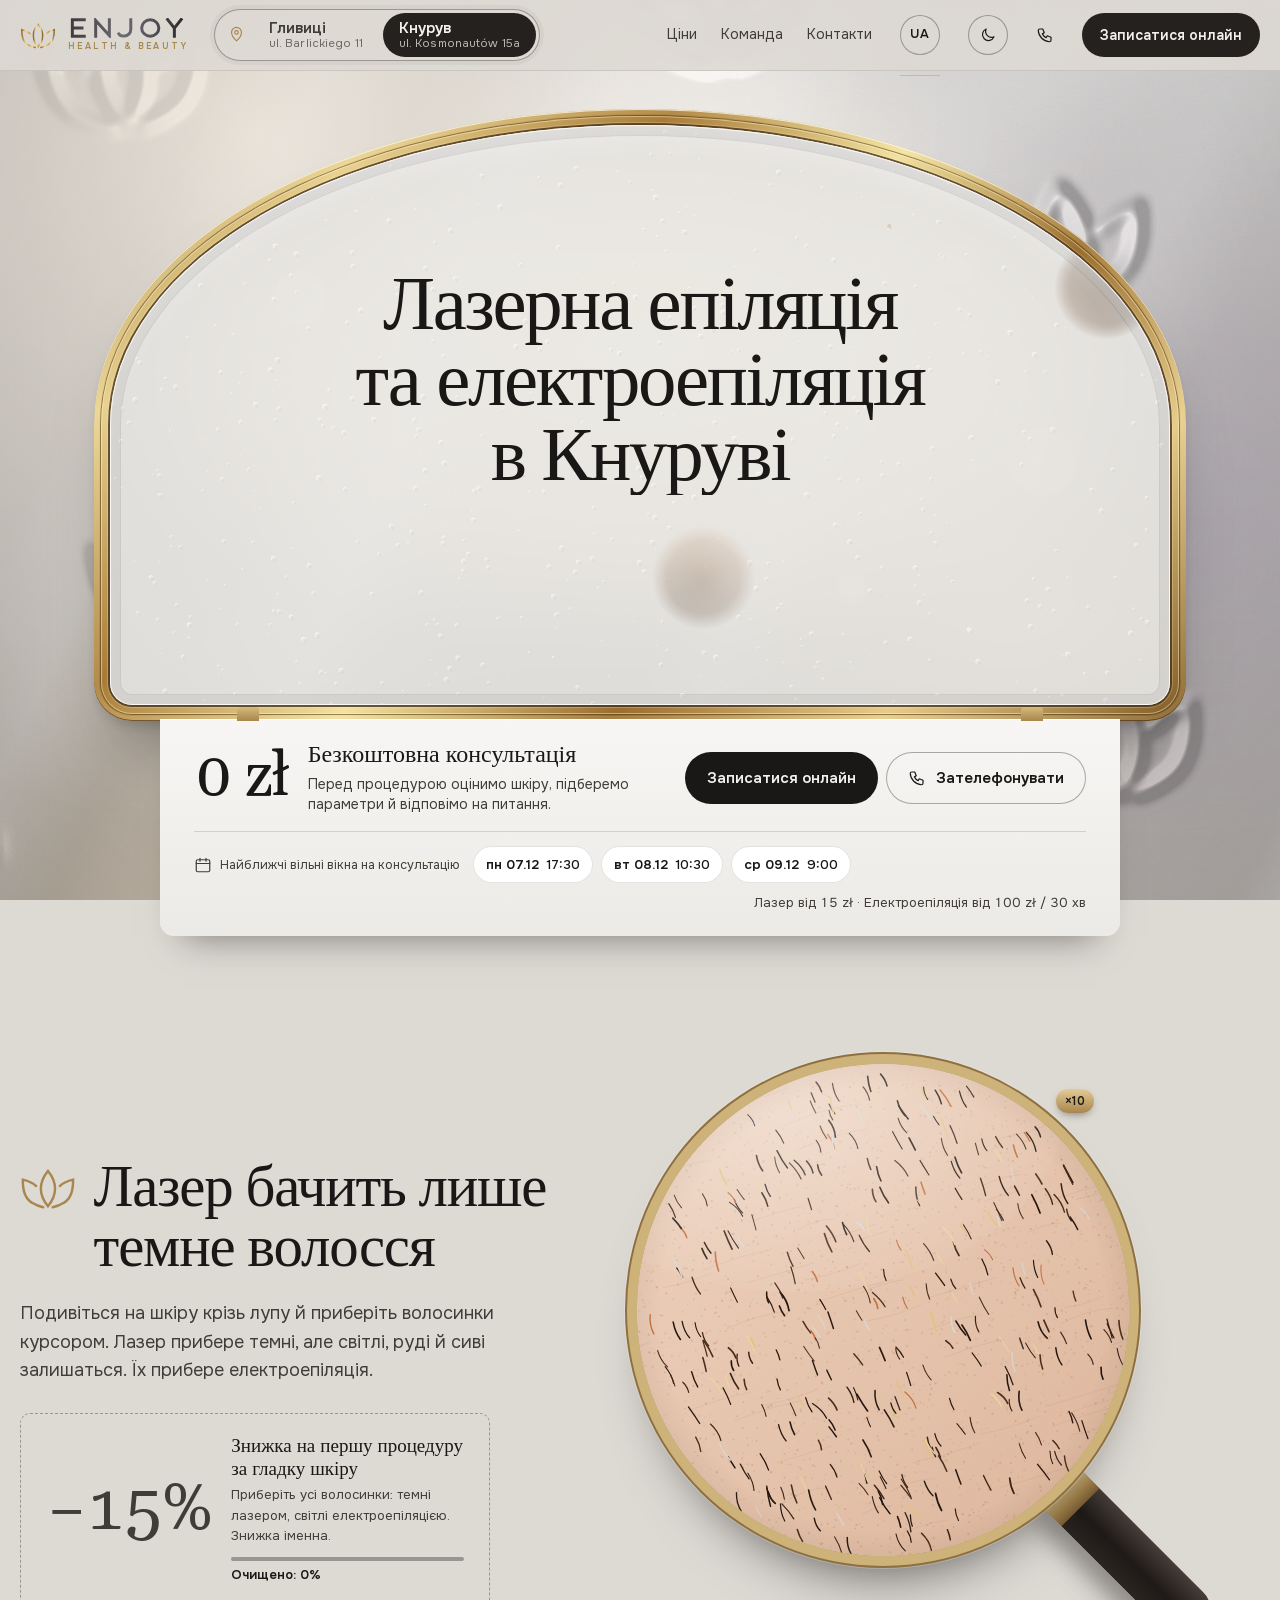
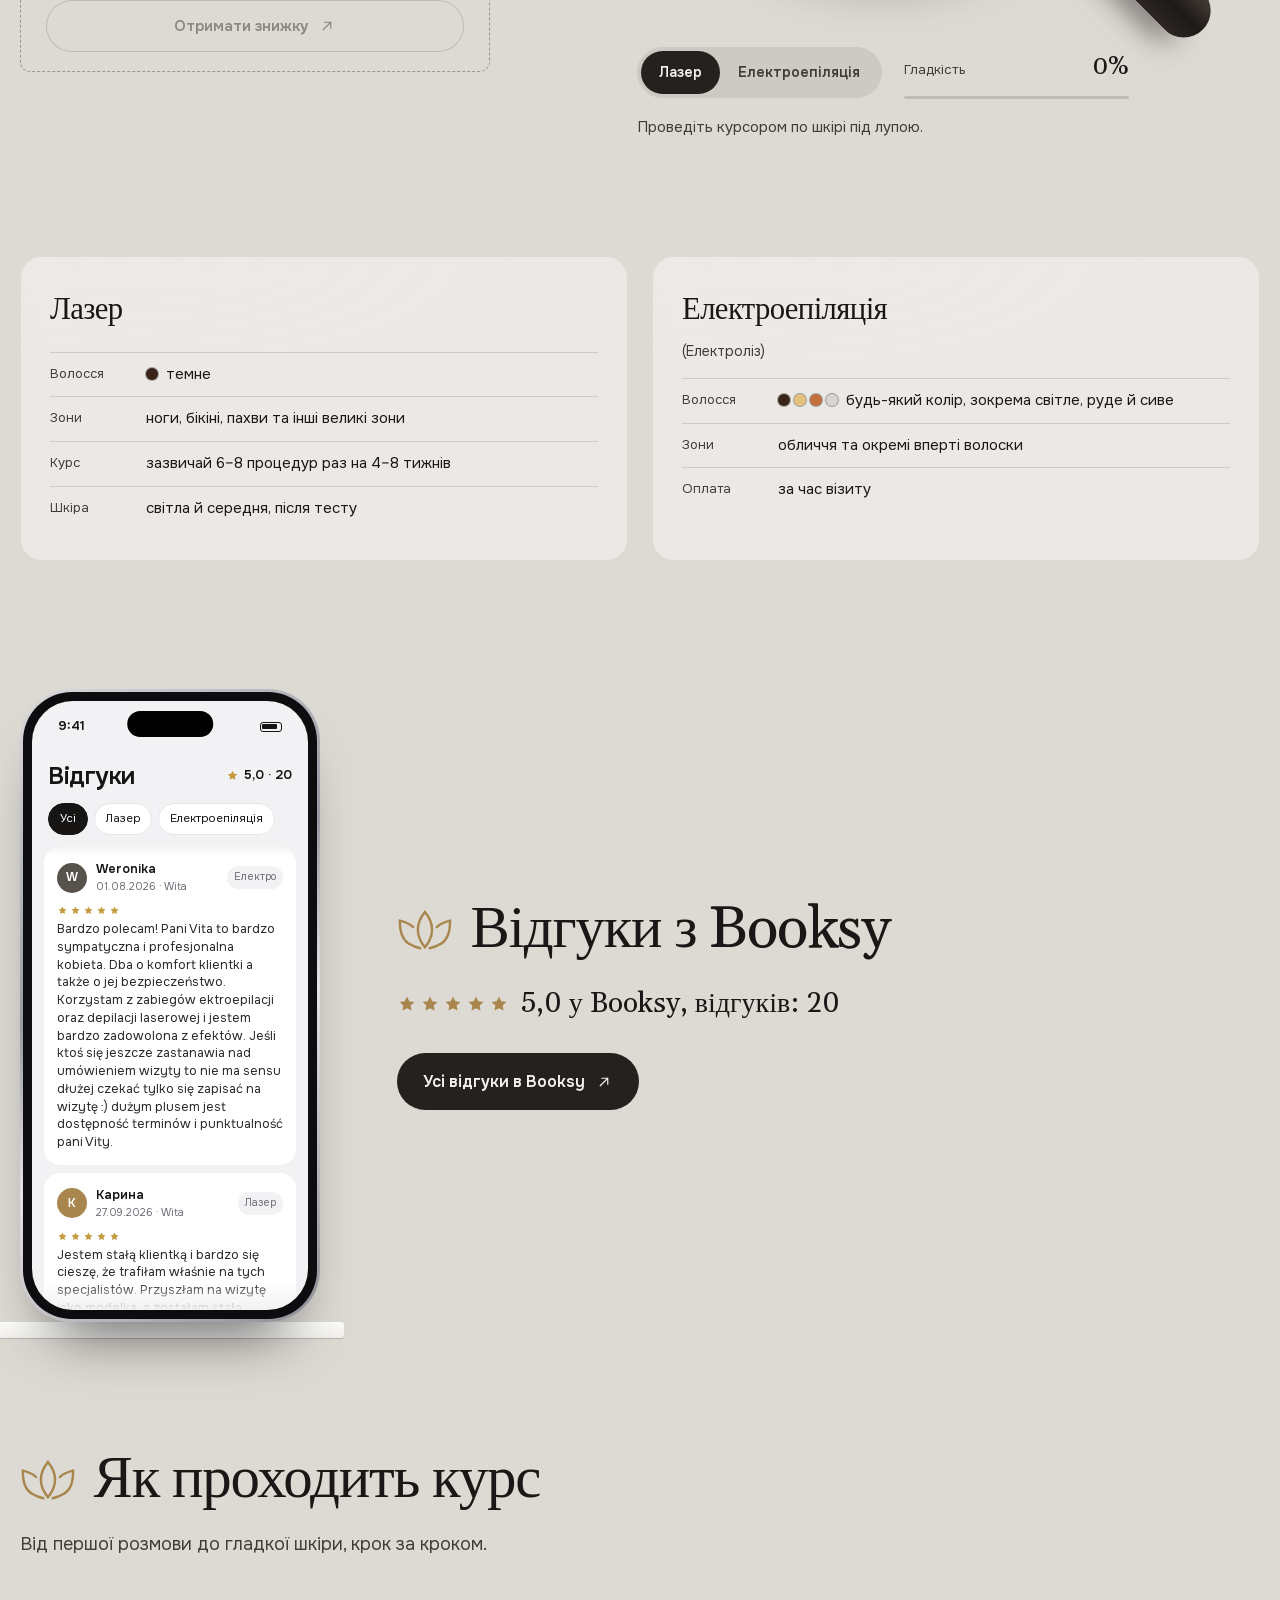
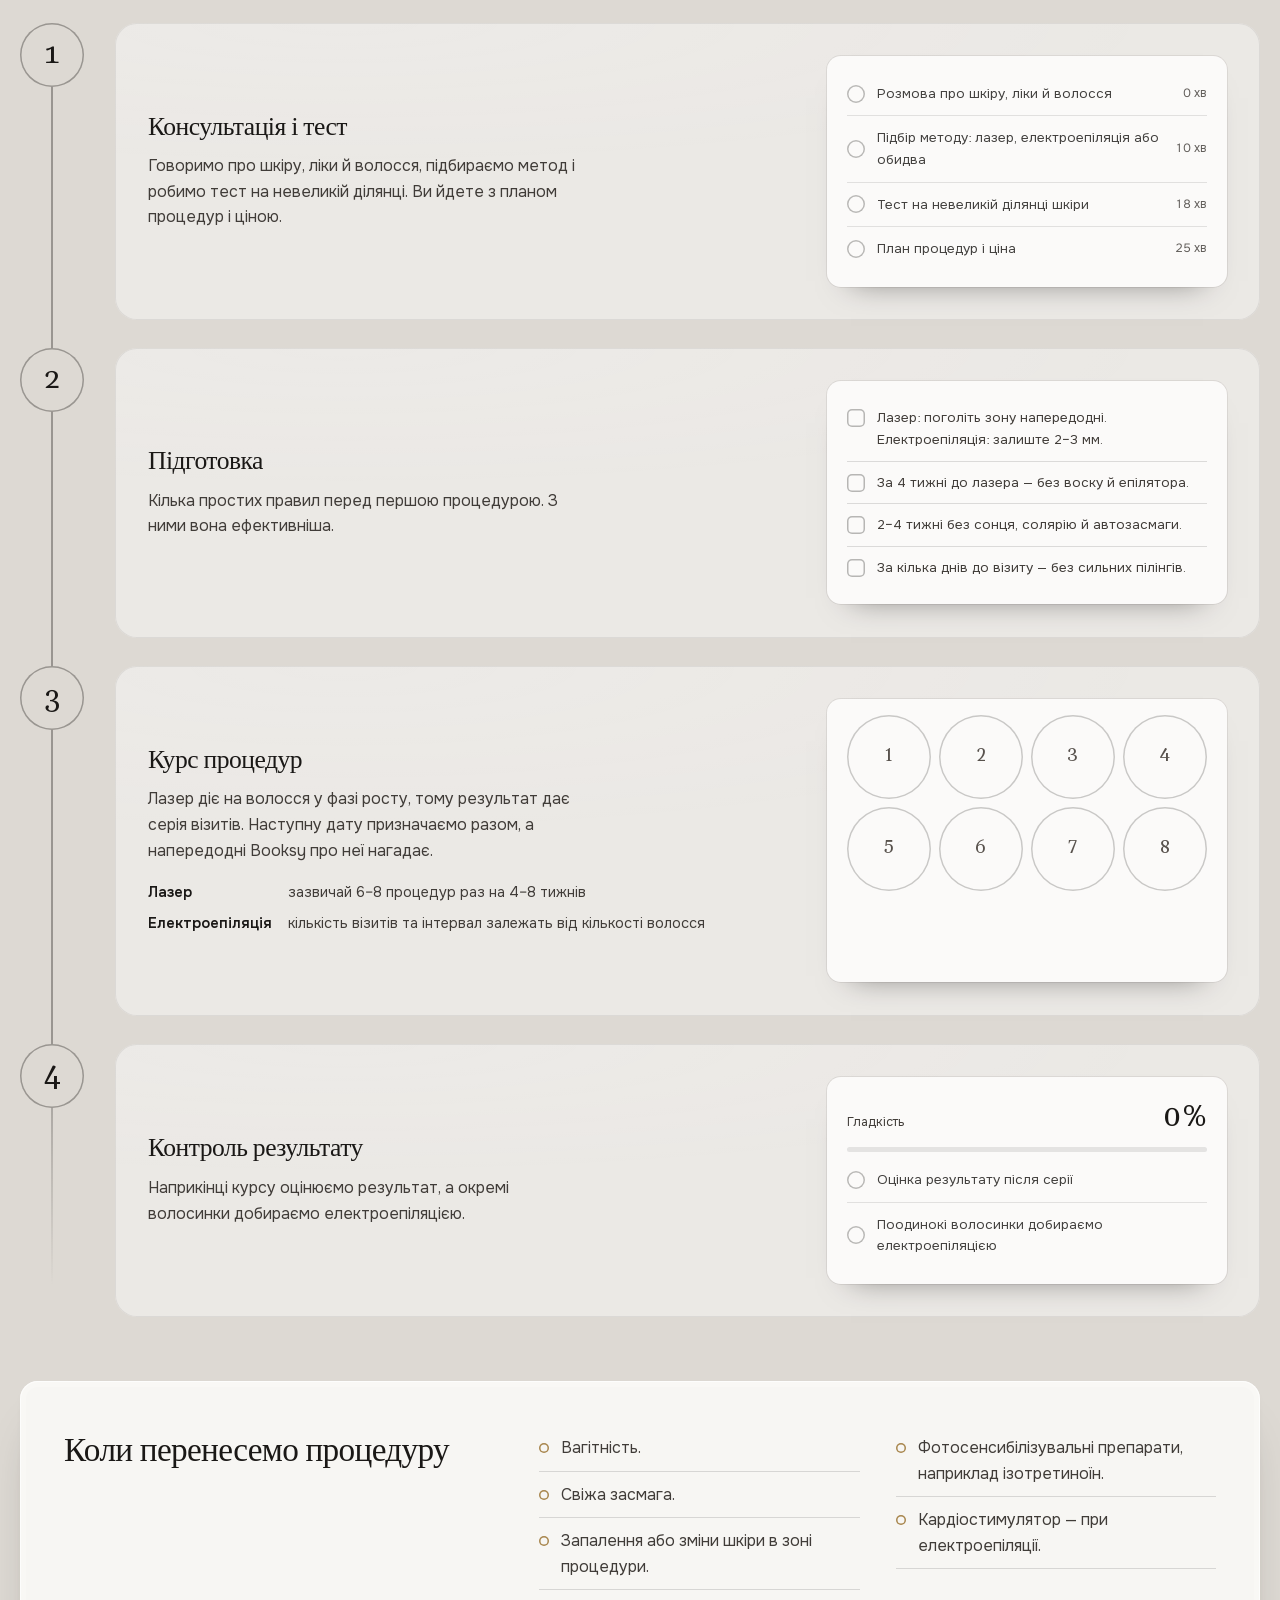
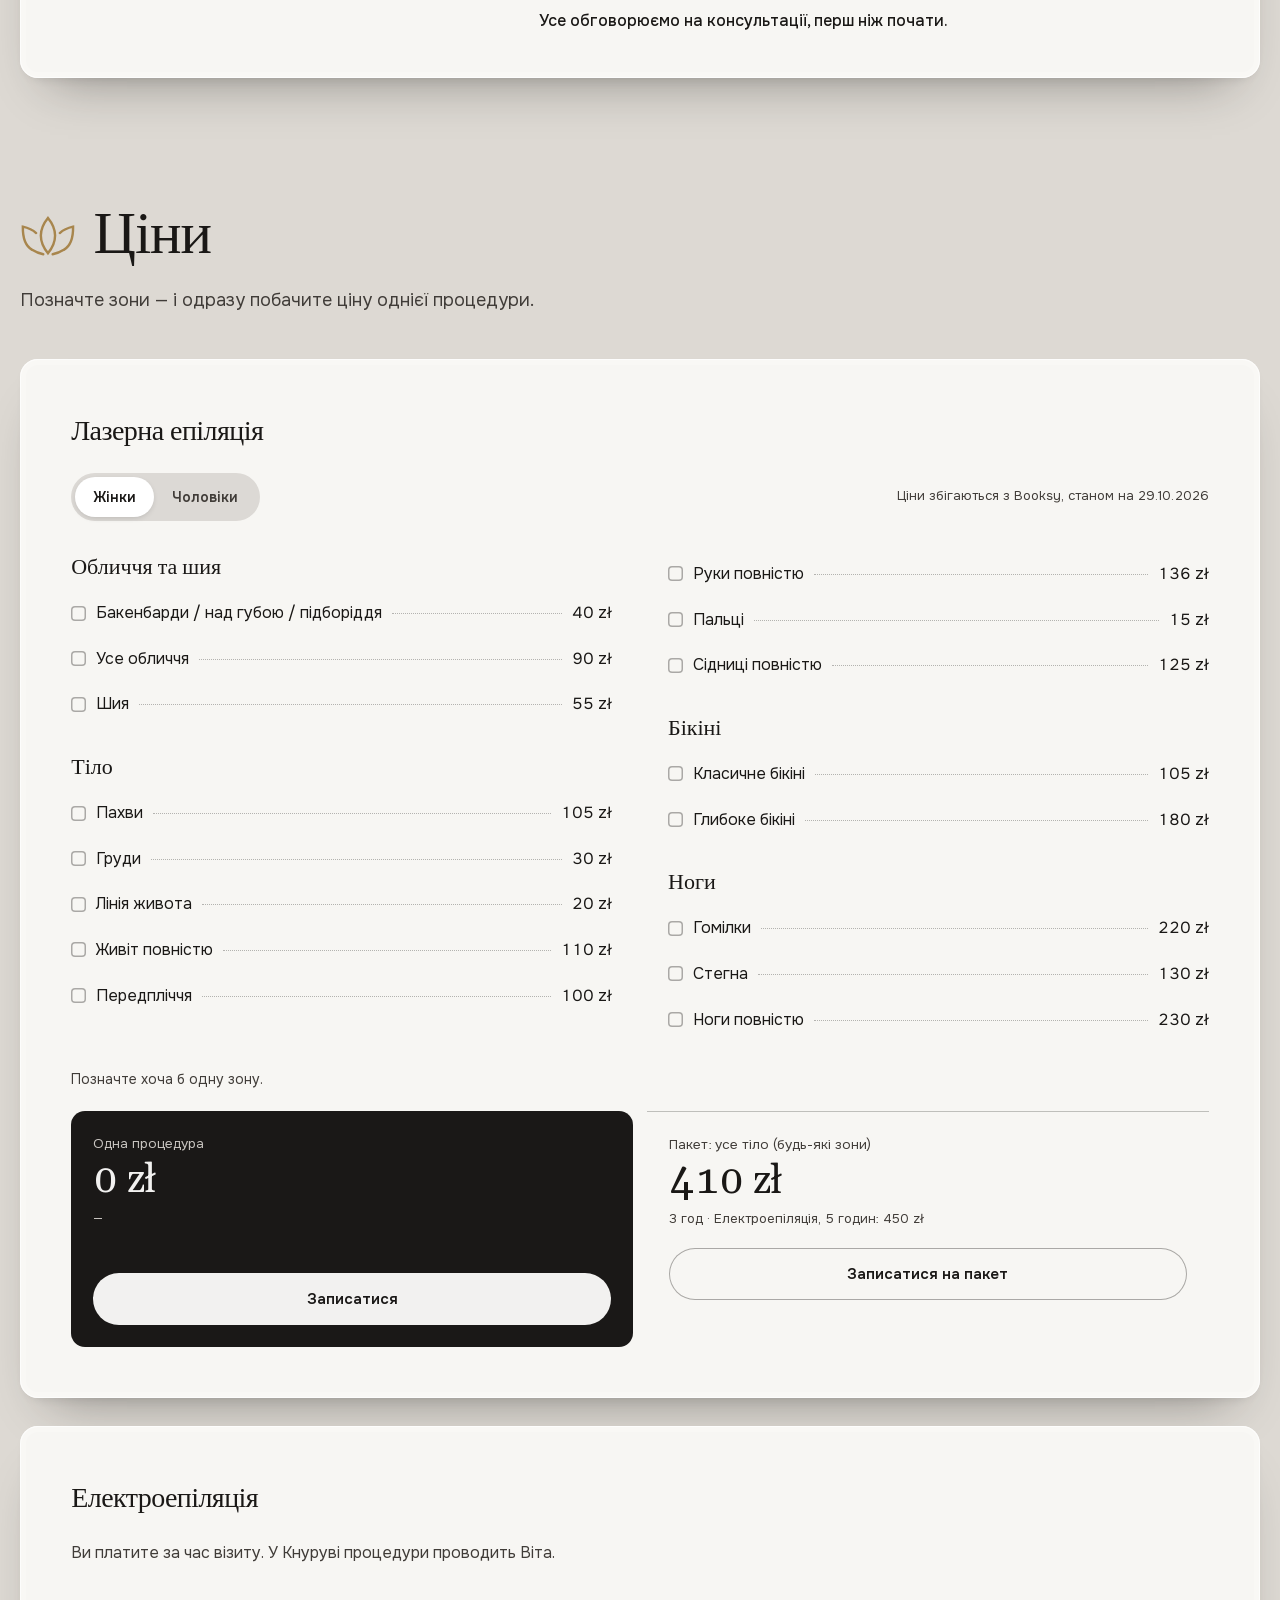
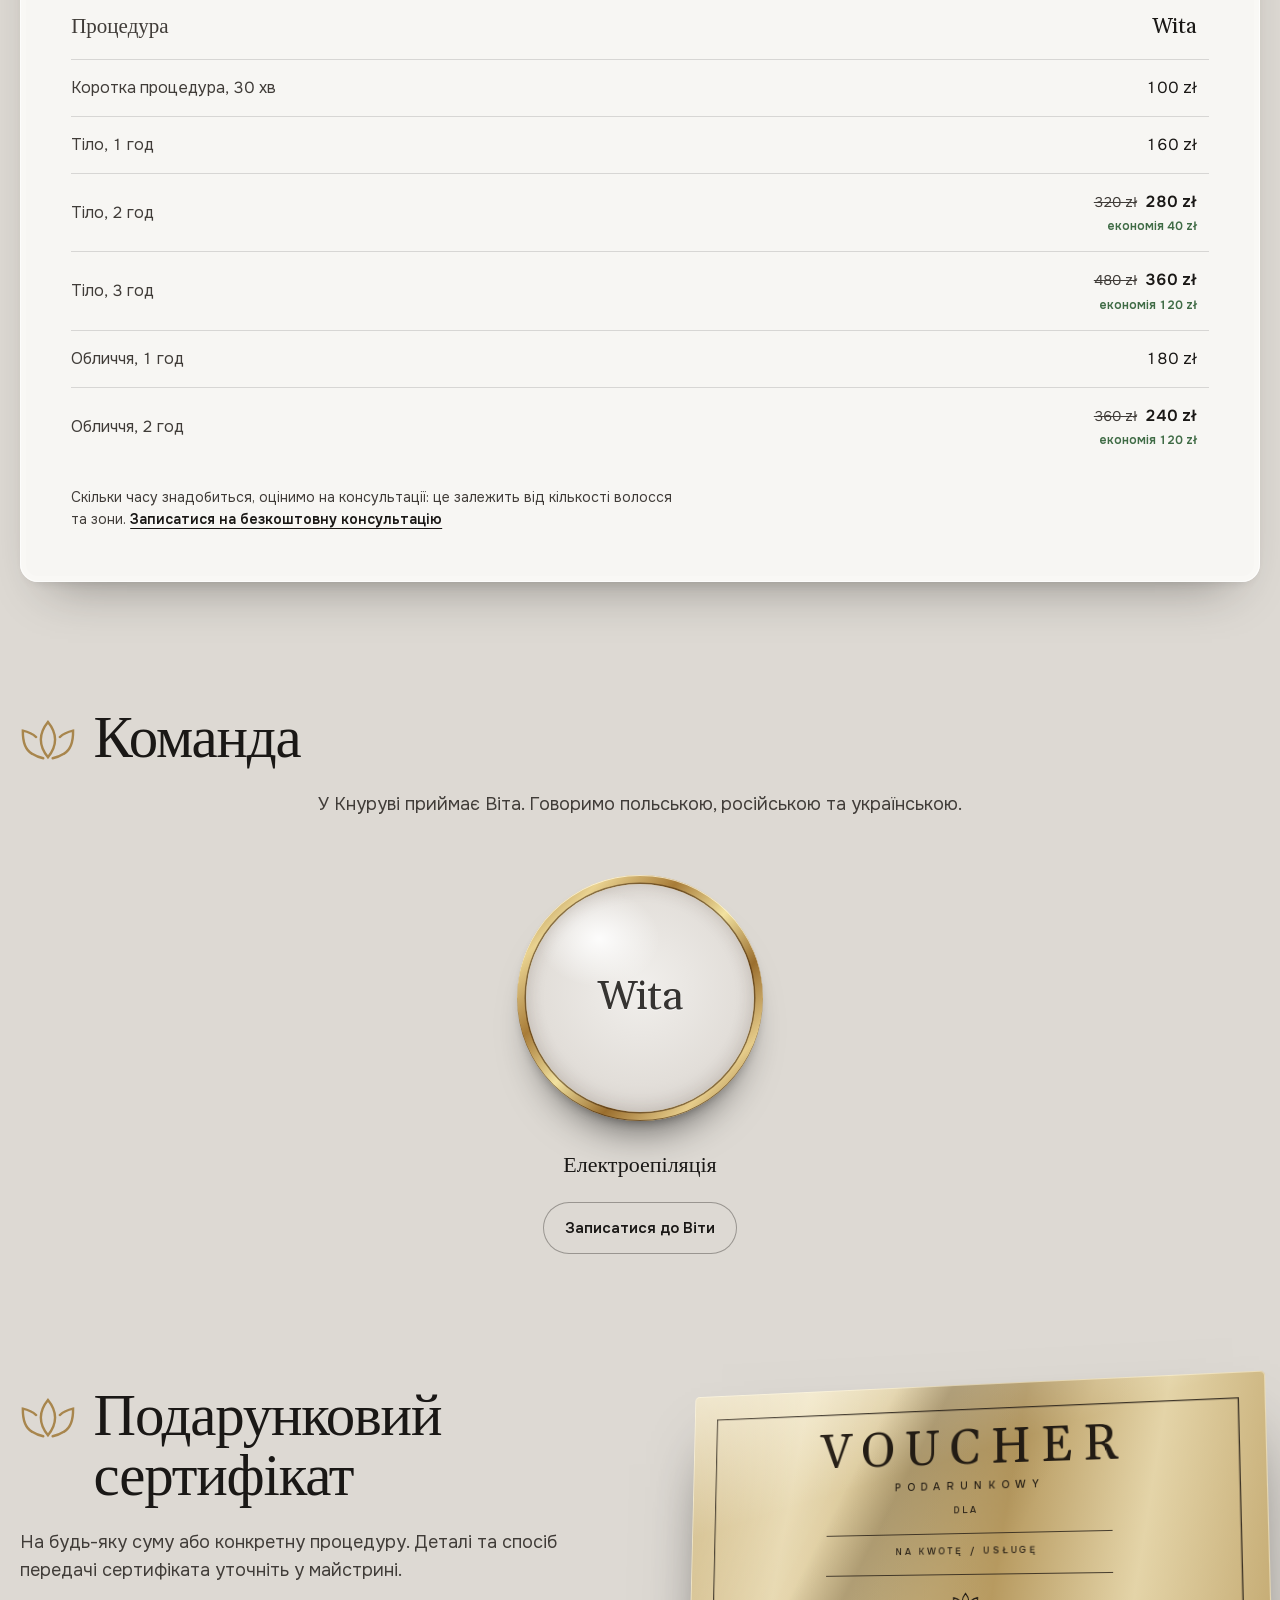
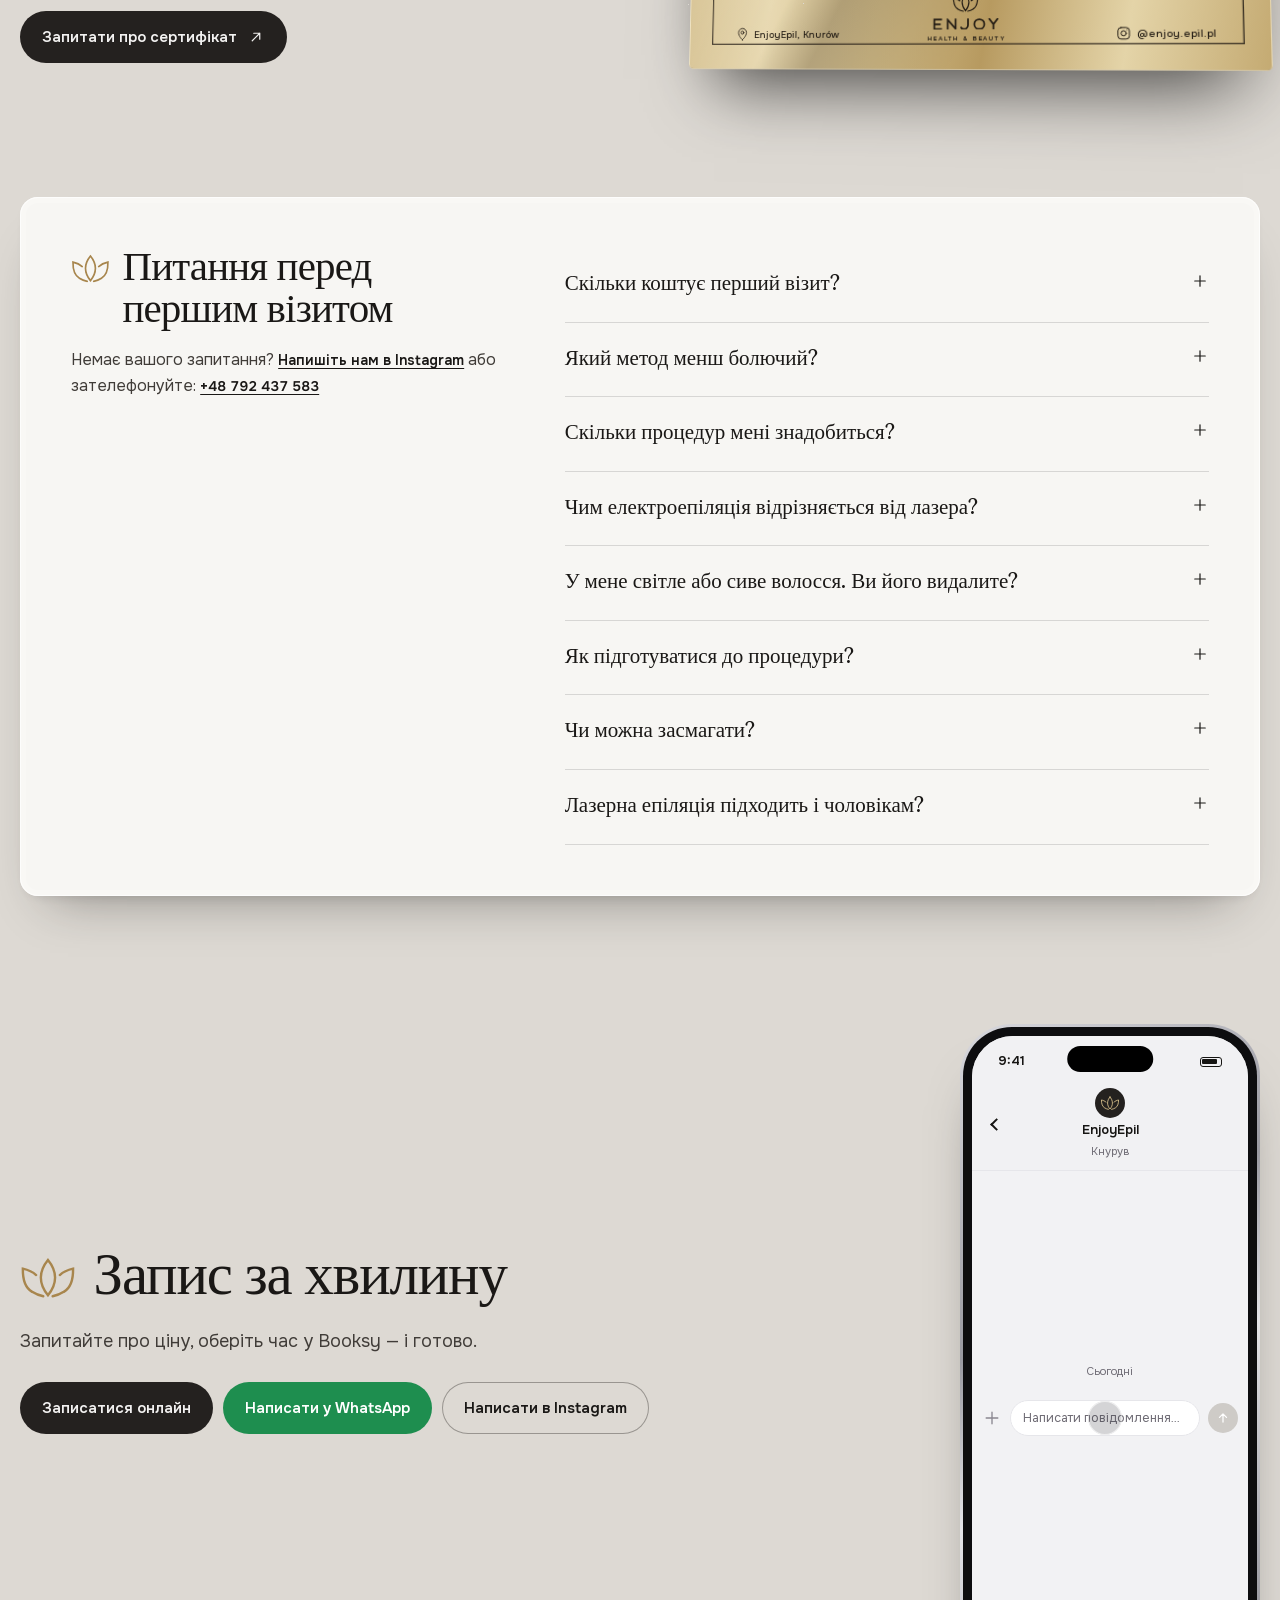
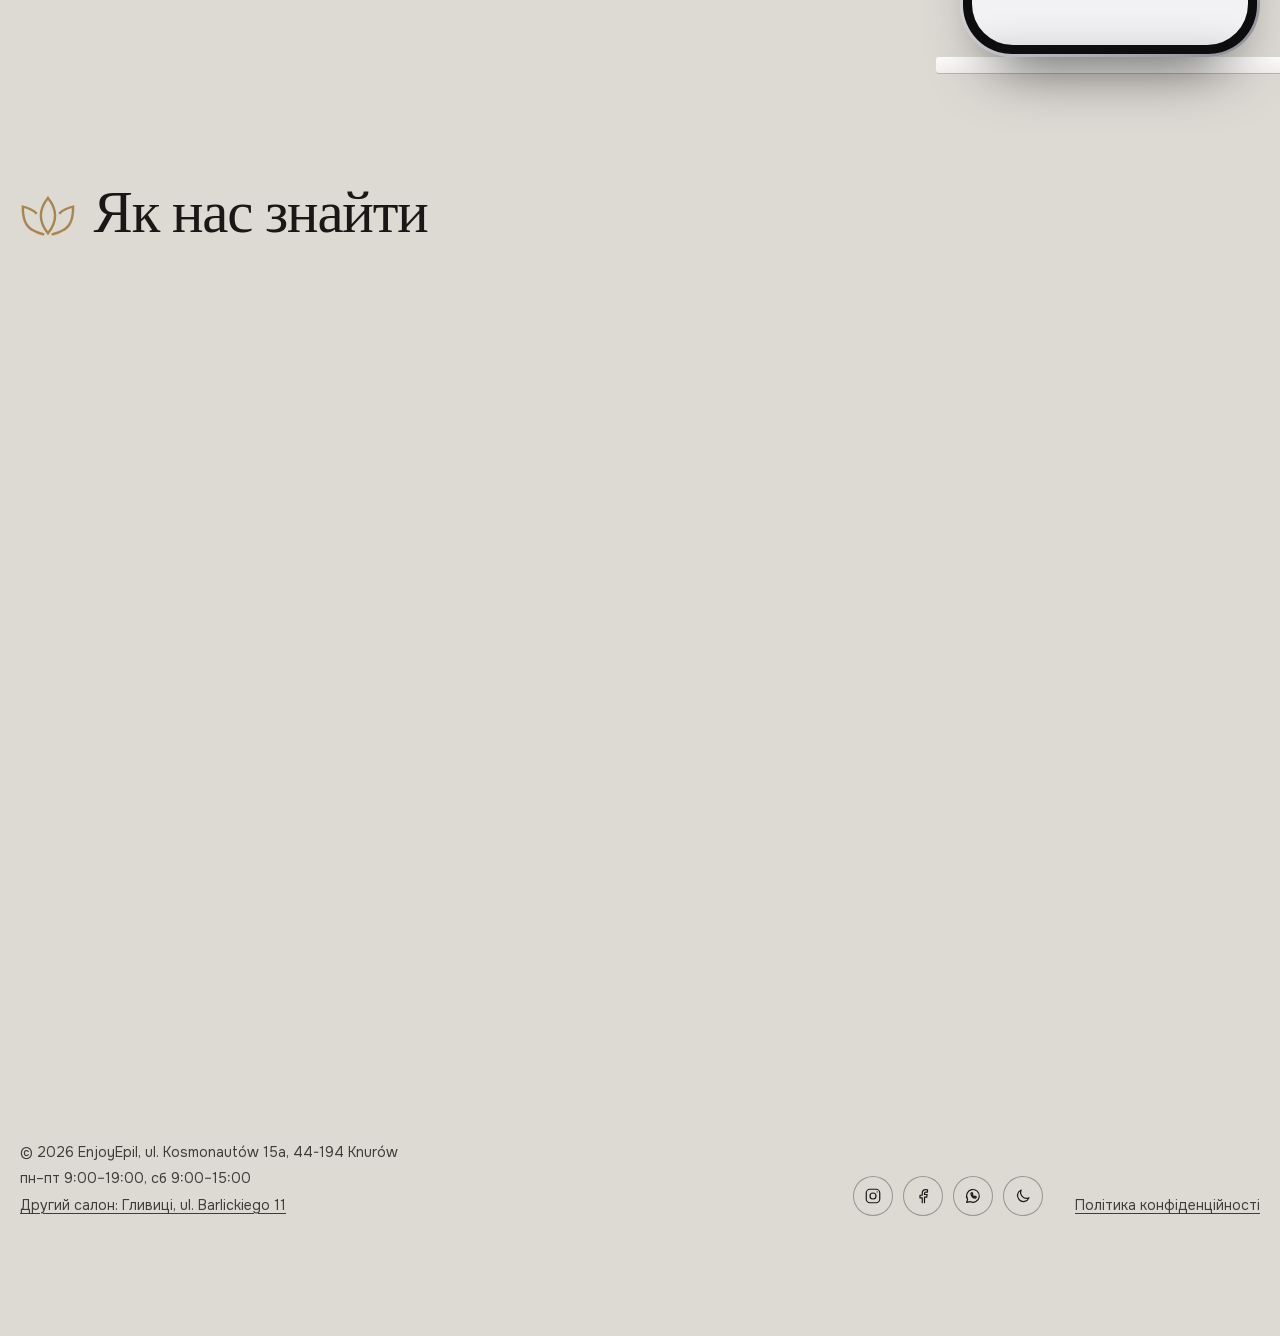
<file: uk/knurow.html>
<!DOCTYPE html>
<!-- Generated from index.html by tools/aktualizuj_ceny.py. Do not edit by hand. -->
<html lang="uk">
<head>
<meta charset="utf-8">
<meta name="robots" content="noindex, nofollow">
<meta name="viewport" content="width=device-width, initial-scale=1, viewport-fit=cover">
<script>(function(){var t;try{t=localStorage.getItem("ee-theme")}catch(e){}if(t!=="light"&&t!=="dark")t=matchMedia("(prefers-color-scheme: light)").matches?"light":"dark";document.documentElement.dataset.theme=t})()</script>
<title>Лазерна епіляція та електроепіляція в Кнуруві | EnjoyEpil</title>
<meta name="description" content="Лазерна епіляція та електроепіляція (електроліз) у Кнуруві. Говоримо українською та російською. Лазер для темного волосся, електроепіляція для світлого й сивого. Консультація безкоштовна.">
<link rel="canonical" href="https://enjoyepil.pl/uk/knurow.html">
<!--hreflang-->
<link rel="alternate" hreflang="pl" href="https://enjoyepil.pl/knurow.html">
<link rel="alternate" hreflang="ru" href="https://enjoyepil.pl/ru/knurow.html">
<link rel="alternate" hreflang="uk" href="https://enjoyepil.pl/uk/knurow.html">
<link rel="alternate" hreflang="x-default" href="https://enjoyepil.pl/knurow.html">
<meta property="og:locale:alternate" content="pl_PL">
<meta property="og:locale:alternate" content="ru_RU">
<!--/hreflang-->
<meta property="og:type" content="website">
<meta property="og:locale" content="uk_UA">
<meta property="og:site_name" content="EnjoyEpil">
<meta property="og:title" content="Лазерна епіляція та електроепіляція в Кнуруві | EnjoyEpil">
<meta property="og:description" content="Лазер для темного волосся, електроепіляція для світлого, рудого й сивого. Безкоштовна консультація перед процедурою. ul. Kosmonautów 15a, Кнурув. Говоримо українською та російською.">
<meta property="og:url" content="https://enjoyepil.pl/uk/knurow.html">
<meta property="og:image" content="https://enjoyepil.pl/assets/og-knurow.png">
<meta property="og:image:width" content="1200">
<meta property="og:image:height" content="630">
<meta property="og:image:alt" content="EnjoyEpil Health &amp; Beauty, Кнурув">
<meta name="twitter:card" content="summary_large_image">
<meta name="theme-color" content="#0B0A0A" media="(prefers-color-scheme: dark)">
<meta name="theme-color" content="#DDD9D3" media="(prefers-color-scheme: light)">
<link rel="icon" href="../assets/favicon.svg" type="image/svg+xml">
<link rel="icon" href="../assets/favicon-48.png" sizes="48x48" type="image/png">
<link rel="apple-touch-icon" href="../assets/apple-touch-icon.png">
<script type="application/ld+json">
{
 "@context": "https://schema.org",
 "@graph": [
  {
   "@type": "HealthAndBeautyBusiness",
   "@id": "https://enjoyepil.pl/uk/knurow.html#business",
   "name": "EnjoyEpil Knurów",
   "alternateName": [
    "Електроліз. Електроепіляція. EnjoyEpil Кнурув",
    "Enjoy Health & Beauty Кнурув"
   ],
   "description": "Лазерна епіляція та електроепіляція (електроліз) у Кнуруві. Говоримо українською та російською. Лазер для темного волосся, електроепіляція для світлого й сивого. Консультація безкоштовна.",
   "url": "https://enjoyepil.pl/uk/knurow.html",
   "logo": "https://enjoyepil.pl/assets/logo.png",
   "image": "https://enjoyepil.pl/assets/og-knurow.png",
   "address": {
    "@type": "PostalAddress",
    "streetAddress": "ul. Kosmonautów 15a",
    "addressLocality": "Knurów",
    "postalCode": "44-194",
    "addressCountry": "PL"
   },
   "telephone": "+48 792 437 583",
   "areaServed": {
    "@type": "City",
    "name": "Кнурув"
   },
   "openingHoursSpecification": [
    {
     "@type": "OpeningHoursSpecification",
     "dayOfWeek": [
      "Monday",
      "Tuesday",
      "Wednesday",
      "Thursday",
      "Friday"
     ],
     "opens": "09:00",
     "closes": "19:00"
    },
    {
     "@type": "OpeningHoursSpecification",
     "dayOfWeek": [
      "Saturday"
     ],
     "opens": "09:00",
     "closes": "15:00"
    }
   ],
   "priceRange": "15–450 zł",
   "currenciesAccepted": "PLN",
   "knowsLanguage": [
    "pl",
    "ru",
    "uk"
   ],
   "sameAs": [
    "https://booksy.com/pl-pl/352669_elektroliza-elektroepilacja-enjoyepil-knurow_depilacja_12841_knurow",
    "https://www.instagram.com/enjoy.epil.pl/",
    "https://www.facebook.com/enjoyepil.poland/"
   ],
   "employee": [
    {
     "@type": "Person",
     "name": "Wita",
     "jobTitle": "Електроепіляція"
    }
   ],
   "potentialAction": {
    "@type": "ReserveAction",
    "target": "https://booksy.com/pl-pl/352669_elektroliza-elektroepilacja-enjoyepil-knurow_depilacja_12841_knurow",
    "name": "Записатися в Booksy"
   },
   "hasOfferCatalog": {
    "@type": "OfferCatalog",
    "name": "Ціни",
    "itemListElement": [
     {
      "@type": "OfferCatalog",
      "name": "Консультація перед процедурою",
      "itemListElement": [
       {
        "@type": "Offer",
        "price": "0",
        "priceCurrency": "PLN",
        "itemOffered": {
         "@type": "Service",
         "name": "Консультація перед процедурою"
        }
       }
      ]
     },
     {
      "@type": "OfferCatalog",
      "name": "Лазерна епіляція для жінок",
      "itemListElement": [
       {
        "@type": "Offer",
        "price": "40",
        "priceCurrency": "PLN",
        "itemOffered": {
         "@type": "Service",
         "name": "Бакенбарди / над губою / підборіддя"
        }
       },
       {
        "@type": "Offer",
        "price": "90",
        "priceCurrency": "PLN",
        "itemOffered": {
         "@type": "Service",
         "name": "Усе обличчя"
        }
       },
       {
        "@type": "Offer",
        "price": "55",
        "priceCurrency": "PLN",
        "itemOffered": {
         "@type": "Service",
         "name": "Шия"
        }
       },
       {
        "@type": "Offer",
        "price": "105",
        "priceCurrency": "PLN",
        "itemOffered": {
         "@type": "Service",
         "name": "Пахви"
        }
       },
       {
        "@type": "Offer",
        "price": "30",
        "priceCurrency": "PLN",
        "itemOffered": {
         "@type": "Service",
         "name": "Груди"
        }
       },
       {
        "@type": "Offer",
        "price": "20",
        "priceCurrency": "PLN",
        "itemOffered": {
         "@type": "Service",
         "name": "Лінія живота"
        }
       },
       {
        "@type": "Offer",
        "price": "110",
        "priceCurrency": "PLN",
        "itemOffered": {
         "@type": "Service",
         "name": "Живіт повністю"
        }
       },
       {
        "@type": "Offer",
        "price": "100",
        "priceCurrency": "PLN",
        "itemOffered": {
         "@type": "Service",
         "name": "Передпліччя"
        }
       },
       {
        "@type": "Offer",
        "price": "136",
        "priceCurrency": "PLN",
        "itemOffered": {
         "@type": "Service",
         "name": "Руки повністю"
        }
       },
       {
        "@type": "Offer",
        "price": "15",
        "priceCurrency": "PLN",
        "itemOffered": {
         "@type": "Service",
         "name": "Пальці"
        }
       },
       {
        "@type": "Offer",
        "price": "125",
        "priceCurrency": "PLN",
        "itemOffered": {
         "@type": "Service",
         "name": "Сідниці повністю"
        }
       },
       {
        "@type": "Offer",
        "price": "105",
        "priceCurrency": "PLN",
        "itemOffered": {
         "@type": "Service",
         "name": "Класичне бікіні"
        }
       },
       {
        "@type": "Offer",
        "price": "180",
        "priceCurrency": "PLN",
        "itemOffered": {
         "@type": "Service",
         "name": "Глибоке бікіні"
        }
       },
       {
        "@type": "Offer",
        "price": "220",
        "priceCurrency": "PLN",
        "itemOffered": {
         "@type": "Service",
         "name": "Гомілки"
        }
       },
       {
        "@type": "Offer",
        "price": "130",
        "priceCurrency": "PLN",
        "itemOffered": {
         "@type": "Service",
         "name": "Стегна"
        }
       },
       {
        "@type": "Offer",
        "price": "230",
        "priceCurrency": "PLN",
        "itemOffered": {
         "@type": "Service",
         "name": "Ноги повністю"
        }
       }
      ]
     },
     {
      "@type": "OfferCatalog",
      "name": "Лазерна епіляція для чоловіків",
      "itemListElement": [
       {
        "@type": "Offer",
        "price": "60",
        "priceCurrency": "PLN",
        "itemOffered": {
         "@type": "Service",
         "name": "Контур бороди"
        }
       },
       {
        "@type": "Offer",
        "price": "130",
        "priceCurrency": "PLN",
        "itemOffered": {
         "@type": "Service",
         "name": "Усе обличчя"
        }
       },
       {
        "@type": "Offer",
        "price": "60",
        "priceCurrency": "PLN",
        "itemOffered": {
         "@type": "Service",
         "name": "Шия"
        }
       },
       {
        "@type": "Offer",
        "price": "130",
        "priceCurrency": "PLN",
        "itemOffered": {
         "@type": "Service",
         "name": "Пахви"
        }
       },
       {
        "@type": "Offer",
        "price": "120",
        "priceCurrency": "PLN",
        "itemOffered": {
         "@type": "Service",
         "name": "Плечі"
        }
       },
       {
        "@type": "Offer",
        "price": "210",
        "priceCurrency": "PLN",
        "itemOffered": {
         "@type": "Service",
         "name": "Спина повністю"
        }
       },
       {
        "@type": "Offer",
        "price": "225",
        "priceCurrency": "PLN",
        "itemOffered": {
         "@type": "Service",
         "name": "Гомілки"
        }
       },
       {
        "@type": "Offer",
        "price": "305",
        "priceCurrency": "PLN",
        "itemOffered": {
         "@type": "Service",
         "name": "Ноги повністю"
        }
       }
      ]
     },
     {
      "@type": "OfferCatalog",
      "name": "Набори зон (лазерна епіляція для жінок)",
      "itemListElement": [
       {
        "@type": "Offer",
        "price": "205",
        "priceCurrency": "PLN",
        "itemOffered": {
         "@type": "Service",
         "name": "Глибоке бікіні + пахви"
        }
       },
       {
        "@type": "Offer",
        "price": "310",
        "priceCurrency": "PLN",
        "itemOffered": {
         "@type": "Service",
         "name": "Глибоке бікіні + пахви + гомілки"
        }
       },
       {
        "@type": "Offer",
        "price": "330",
        "priceCurrency": "PLN",
        "itemOffered": {
         "@type": "Service",
         "name": "Глибоке бікіні + пахви + ноги повністю"
        }
       }
      ]
     },
     {
      "@type": "OfferCatalog",
      "name": "Пакети",
      "itemListElement": [
       {
        "@type": "Offer",
        "price": "410",
        "priceCurrency": "PLN",
        "itemOffered": {
         "@type": "Service",
         "name": "Усе тіло (будь-які зони)"
        }
       },
       {
        "@type": "Offer",
        "price": "450",
        "priceCurrency": "PLN",
        "itemOffered": {
         "@type": "Service",
         "name": "Електроепіляція, 5 годин"
        }
       }
      ]
     },
     {
      "@type": "OfferCatalog",
      "name": "Електроепіляція (електроліз)",
      "itemListElement": [
       {
        "@type": "Offer",
        "price": "100",
        "priceCurrency": "PLN",
        "itemOffered": {
         "@type": "Service",
         "name": "Електроепіляція: Коротка процедура, 30 хв (Wita)"
        }
       },
       {
        "@type": "Offer",
        "price": "160",
        "priceCurrency": "PLN",
        "itemOffered": {
         "@type": "Service",
         "name": "Електроепіляція: Тіло, 1 год (Wita)"
        }
       },
       {
        "@type": "Offer",
        "price": "280",
        "priceCurrency": "PLN",
        "itemOffered": {
         "@type": "Service",
         "name": "Електроепіляція: Тіло, 2 год (Wita)"
        }
       },
       {
        "@type": "Offer",
        "price": "360",
        "priceCurrency": "PLN",
        "itemOffered": {
         "@type": "Service",
         "name": "Електроепіляція: Тіло, 3 год (Wita)"
        }
       },
       {
        "@type": "Offer",
        "price": "180",
        "priceCurrency": "PLN",
        "itemOffered": {
         "@type": "Service",
         "name": "Електроепіляція: Обличчя, 1 год (Wita)"
        }
       },
       {
        "@type": "Offer",
        "price": "240",
        "priceCurrency": "PLN",
        "itemOffered": {
         "@type": "Service",
         "name": "Електроепіляція: Обличчя, 2 год (Wita)"
        }
       }
      ]
     }
    ]
   },
   "geo": {
    "@type": "GeoCoordinates",
    "latitude": 50.2302156,
    "longitude": 18.656558
   },
   "hasMap": "https://maps.google.com/?cid=16666396004450744556"
  },
  {
   "@type": "FAQPage",
   "@id": "https://enjoyepil.pl/uk/knurow.html#faq",
   "mainEntity": [
    {
     "@type": "Question",
     "name": "Скільки коштує перший візит?",
     "acceptedAnswer": {
      "@type": "Answer",
      "text": "Консультація перед процедурою безкоштовна. Оцінимо шкіру, підберемо параметри й відповімо на питання."
     }
    },
    {
     "@type": "Question",
     "name": "Який метод менш болючий?",
     "acceptedAnswer": {
      "@type": "Answer",
      "text": "Лазер з охолоджуваною насадкою більшість описує як тепло й поколювання. Електроепіляція відчутніша, але візити короткі, а потужність підбираємо під зону."
     }
    },
    {
     "@type": "Question",
     "name": "Скільки процедур мені знадобиться?",
     "acceptedAnswer": {
      "@type": "Answer",
      "text": "Для лазера зазвичай 6–8 процедур кожні 4–8 тижнів. Для електроепіляції кількість візитів залежить від кількості волосся. План складаємо на консультації."
     }
    },
    {
     "@type": "Question",
     "name": "Чим електроепіляція відрізняється від лазера?",
     "acceptedAnswer": {
      "@type": "Answer",
      "text": "Лазер діє на темний пігмент і швидко обробляє великі зони. Електроепіляція руйнує цибулину кожної волосини окремо, тому діє на будь-який колір, зокрема світлий, рудий і сивий. Електроліз — інша назва електроепіляції."
     }
    },
    {
     "@type": "Question",
     "name": "У мене світле або сиве волосся. Ви його видалите?",
     "acceptedAnswer": {
      "@type": "Answer",
      "text": "Так, електроепіляцією. Лазер не бачить світлого, рудого й сивого волосся: у ньому замало пігменту. Електроепіляція видаляє його волосинка за волосинкою, зокрема на обличчі."
     }
    },
    {
     "@type": "Question",
     "name": "Як підготуватися до процедури?",
     "acceptedAnswer": {
      "@type": "Answer",
      "text": "Перед лазером поголіть зону за день, перед електроепіляцією залиште волосся довжиною 2–3 мм. За 4 тижні до лазера відмовтеся від воску й епілятора, а 2–4 тижні уникайте сонця та автозасмаги."
     }
    },
    {
     "@type": "Question",
     "name": "Чи можна засмагати?",
     "acceptedAnswer": {
      "@type": "Answer",
      "text": "До і після лазера 2–4 тижні уникайте сонця, солярію й автозасмаги. Між візитами користуйтеся кремом з SPF 50."
     }
    },
    {
     "@type": "Question",
     "name": "Лазерна епіляція підходить і чоловікам?",
     "acceptedAnswer": {
      "@type": "Answer",
      "text": "Так. У нас окремий прайс на чоловічі зони, серед них контур бороди, спина, плечі й ноги. Електроепіляцією видаляємо й волосся в зоні чоловічого бікіні."
     }
    }
   ],
   "inLanguage": "uk-UA"
  }
 ]
}
</script>
<!-- fonts are served from the site (assets/fonts), nothing is loaded from Google -->
<link href="../assets/fonts/fonts.css" rel="stylesheet">
<style>
:root{
  --wall:#0B0A0A;--tile:#1A1817;--tile-2:#22201E;--tile-3:#2A2725;--grout:#0E0D0C;--on-tile:#F2F1F0;--on-tile-2:#C9C5C1;
  --fog:#E9E8E5;--fog-2:#DCD9D5;--ink:#1A1816;--ink-2:#403C38;--line:rgba(26,24,22,.14);
  --brass:#A8864D;--brass-hi:#D6BA7E;--brass-ink:#2A1C10;
  --glass:rgba(250,248,246,.72);
  /* wall-dependent tokens: dark velvet by default, light morning wall under [data-theme="light"] */
  --on-wall:#F2F1F0;--on-wall-2:#C9C5C1;--wall-line:rgba(242,241,240,.14);--wall-line-2:rgba(242,241,240,.4);--wall-hover:rgba(242,241,240,.08);
  --wall-btn:#F2F1F0;--wall-btn-ink:#24211F;--wall-accent:#D6BA7E;--wall-pill:rgba(0,0,0,.22);--chrome:#100F0E;--chrome-line:rgba(255,255,255,.06);
  --card:rgba(255,255,255,.045);--card-edge:rgba(255,255,255,.08);--card-ink:#F2F1F0;--card-ink-2:#C9C5C1;--card-ui-edge:rgba(255,255,255,.4);--mirror:#E9E8E5;--mirror-drop:rgba(5,4,4,.6);--mirror-drop-2:rgba(5,4,4,.4);
  --glow:rgba(214,186,126,.10);--glow-2:rgba(214,186,126,.03);--lamp:rgba(214,186,126,.13);
  --m1:rgba(34,32,30,.7);--m2:rgba(24,23,21,.7);--m3:rgba(150,104,62,.26);--m4:rgba(214,186,126,.16);--m5:rgba(4,4,4,.7);--m6:rgba(29,27,25,.55);--sheen:rgba(255,232,214,.065);
  --engrave:rgba(242,241,240,.07);--engrave-hi:rgba(255,255,255,.07);--engrave-lo:rgba(0,0,0,.4);
  --grain:url("data:image/svg+xml,%3Csvg xmlns='http://www.w3.org/2000/svg' width='220' height='220'%3E%3Cfilter id='n'%3E%3CfeTurbulence type='fractalNoise' baseFrequency='.85' numOctaves='3' stitchTiles='stitch'/%3E%3CfeColorMatrix values='0 0 0 0 1 0 0 0 0 1 0 0 0 0 1 0 0 0 .07 0'/%3E%3C/filter%3E%3Crect width='100%25' height='100%25' filter='url(%23n)'/%3E%3C/svg%3E");
  --wall-light:radial-gradient(70% 55% at 18% 0%,rgba(214,186,126,.11),transparent 70%),radial-gradient(60% 55% at 100% 45%,rgba(44,41,38,.2),transparent 70%),radial-gradient(80% 60% at 0% 100%,rgba(9,8,8,.55),transparent 70%);
  --r:14px;--rs:10px;
  --f-d:"Gelasio",Georgia,"Times New Roman",serif;
  --f-b:"Onest",system-ui,-apple-system,"Segoe UI",sans-serif;
  --ease:cubic-bezier(.16,1,.3,1);
  --sec:clamp(72px,10vw,150px);
  box-sizing:border-box;padding-top:env(safe-area-inset-top,0px);padding-bottom:env(safe-area-inset-bottom,0px);
  color-scheme:light;
}
:root[data-theme="light"]{
  --wall:#DDD9D3;--on-wall:#1A1816;--on-wall-2:#403C38;--wall-line:rgba(26,24,22,.14);--wall-line-2:rgba(26,24,22,.35);--wall-hover:rgba(26,24,22,.06);
  --wall-btn:#24211F;--wall-btn-ink:#F2F1F0;--wall-accent:#A8864D;--wall-pill:rgba(26,24,22,.08);--chrome:#DDD9D3;--chrome-line:rgba(26,24,22,.1);
  --card:rgba(255,255,255,.42);--card-edge:rgba(26,24,22,.07);--card-ink:#1A1816;--card-ink-2:#403C38;--card-ui-edge:rgba(26,24,22,.08);--mirror:#F7F6F3;--mirror-drop:rgba(23,22,20,.42);--mirror-drop-2:rgba(23,22,20,.16);
  --glow:rgba(255,255,255,.55);--glow-2:rgba(255,255,255,.15);--lamp:rgba(255,248,236,.7);
  --m1:rgba(186,181,176,.42);--m2:rgba(178,170,204,.36);--m3:rgba(232,204,162,.48);--m4:rgba(255,255,255,.75);--m5:rgba(144,136,128,.22);--m6:rgba(214,190,176,.4);--sheen:rgba(255,255,255,.3);
  --engrave:rgba(26,24,22,.11);--engrave-hi:rgba(255,255,255,.85);--engrave-lo:rgba(26,24,22,.16);
  --grain:url("data:image/svg+xml,%3Csvg xmlns='http://www.w3.org/2000/svg' width='220' height='220'%3E%3Cfilter id='n'%3E%3CfeTurbulence type='fractalNoise' baseFrequency='.85' numOctaves='3' stitchTiles='stitch'/%3E%3CfeColorMatrix values='0 0 0 0 .16 0 0 0 0 .1 0 0 0 0 .15 0 0 0 .06 0'/%3E%3C/filter%3E%3Crect width='100%25' height='100%25' filter='url(%23n)'/%3E%3C/svg%3E");
  --wall-light:linear-gradient(118deg,transparent 0 30%,rgba(255,255,255,.45) 38%,transparent 47%,transparent 53%,rgba(255,255,255,.32) 60%,transparent 69%),radial-gradient(70% 60% at 88% 0%,rgba(255,255,255,.95),transparent 70%),radial-gradient(60% 50% at 0% 100%,rgba(36,33,31,.10),transparent 70%);
  scrollbar-color:#B4AEA9 #DDD9D3}
:root[data-theme="light"] .shelf{box-shadow:0 1px 0 rgba(255,255,255,.9) inset,0 24px 34px -24px rgba(23,22,20,.5)}
:root[data-theme="light"] .stagep .glassshelf{background:linear-gradient(180deg,rgba(255,255,255,.95),rgba(255,255,255,.6));box-shadow:0 1px 0 rgba(26,24,22,.18),0 18px 26px -14px rgba(23,22,20,.5)}
:root[data-theme="light"] .frame{box-shadow:inset 0 1px 0 rgba(255,250,230,.75),inset 0 -1px 0 rgba(60,36,10,.6),inset 0 0 0 5px rgba(255,240,200,.12),0 50px 70px -36px rgba(23,22,20,.5),0 8px 18px -10px rgba(23,22,20,.35)}
*,*::before,*::after{box-sizing:inherit}
html{scroll-padding-top:calc(env(safe-area-inset-top,0px) + 84px);scroll-behavior:smooth;overflow-x:clip}
body{margin:0;background-color:var(--wall);color:var(--on-wall);font-family:var(--f-b);font-size:16px;line-height:1.6;-webkit-font-smoothing:antialiased;overflow-x:clip;
  background-image:var(--wall-light);background-attachment:fixed}
/* living velvet: large soft gradient fields drifting slowly behind the whole page, a satin sheen and grain on top */
.mesh{position:fixed;inset:0;z-index:-4;overflow:hidden;pointer-events:none}
.mesh i{position:absolute;border-radius:50%;will-change:transform}
.mesh .m1{width:85vmax;height:85vmax;left:-30vmax;top:-35vmax;background:radial-gradient(closest-side,var(--m1),transparent);animation:mA 46s ease-in-out infinite alternate}
.mesh .m2{width:75vmax;height:75vmax;right:-30vmax;top:5vh;background:radial-gradient(closest-side,var(--m2),transparent);animation:mB 58s ease-in-out infinite alternate}
.mesh .m3{width:65vmax;height:65vmax;left:-15vmax;bottom:-35vmax;background:radial-gradient(closest-side,var(--m3),transparent);animation:mC 64s ease-in-out infinite alternate}
.mesh .m4{width:50vmax;height:50vmax;left:30vw;top:-20vmax;background:radial-gradient(closest-side,var(--m4),transparent);animation:mD 40s ease-in-out infinite alternate}
.mesh .m5{width:90vmax;height:90vmax;right:-40vmax;bottom:-50vmax;background:radial-gradient(closest-side,var(--m5),transparent);animation:mB 72s ease-in-out infinite alternate-reverse}
.mesh .m6{width:55vmax;height:55vmax;left:35vw;top:45vh;background:radial-gradient(closest-side,var(--m6),transparent);animation:mA 52s ease-in-out infinite alternate-reverse}
.mesh .sh{inset:-30% -60%;border-radius:0;background:repeating-linear-gradient(115deg,transparent 0 7%,var(--sheen) 10%,transparent 13%,transparent 21%,var(--sheen) 23%,transparent 26%);animation:sh 90s ease-in-out infinite alternate}
@keyframes mA{to{transform:translate(22vw,16vh) scale(1.18)}}
@keyframes mB{to{transform:translate(-20vw,22vh) scale(.88)}}
@keyframes mC{to{transform:translate(26vw,-18vh) scale(1.22)}}
@keyframes mD{to{transform:translate(-24vw,26vh) scale(1.3)}}
@keyframes sh{to{transform:translateX(18%)}}
.grainl{position:fixed;inset:0;z-index:-3;pointer-events:none;background-image:var(--grain);background-size:220px 220px}
/* embossed velvet: lotus relief pressed into the wall, lit by a point light that follows the cursor.
   Rendered at half size and scaled up: cheaper, and the softness suits velvet. */
.relief{position:fixed;left:0;top:0;width:50vw;height:50vh;transform:scale(2);transform-origin:0 0;z-index:-3;pointer-events:none;mix-blend-mode:soft-light;opacity:.75}
:root[data-theme="light"] .relief{mix-blend-mode:multiply;opacity:.32}
/* lamp light that drifts down the wall with scroll: warm at the hero, deeper at prices, warm again at contact */
.lamp{position:fixed;left:0;top:0;width:110vmax;height:110vmax;margin:-55vmax 0 0 -55vmax;border-radius:50%;pointer-events:none;z-index:-2;
  background:radial-gradient(closest-side,var(--lamp),transparent);transform:translate(20vw,15vh);will-change:transform,opacity}
/* warm light that follows the cursor across the wall */
.glow{position:fixed;left:0;top:0;width:680px;height:680px;margin:-340px 0 0 -340px;border-radius:50%;pointer-events:none;z-index:-1;
  background:radial-gradient(closest-side,var(--glow),var(--glow-2) 55%,transparent);transform:translate(-999px,-999px);transition:transform .7s var(--ease)}
::selection{background:var(--brass-hi);color:var(--brass-ink)}
:focus-visible{outline:2px solid var(--wall-accent);outline-offset:3px;border-radius:4px}
html{scrollbar-color:var(--tile-3) var(--grout)}
a{color:inherit;text-underline-offset:.22em;text-decoration-thickness:1px}
img,svg,canvas{display:block;max-width:100%}
button{font:inherit;color:inherit}
.wrap{width:min(1240px,100% - 40px);margin-inline:auto}
.ico{width:18px;height:18px;flex:none;stroke:currentColor;fill:none;stroke-width:1.6;stroke-linecap:round;stroke-linejoin:round}
.tag{font:500 11.5px/1.35 var(--f-b);background:rgba(255,255,255,.92);color:#2b2b2b;padding:5px 8px;border-radius:6px;display:inline-block}
.tag.abs{position:absolute;left:12px;bottom:12px;z-index:6;max-width:calc(100% - 24px)}
.num{font-variant-numeric:tabular-nums}
h1,h2,h3{font-family:var(--f-d);font-weight:400;letter-spacing:-.02em;margin:0;text-wrap:balance}
h2{font-size:clamp(34px,4.6vw,64px);line-height:1.02}
.lead{font-size:clamp(17px,1.4vw,19px);line-height:1.6;max-width:56ch;margin:20px 0 0}
.on-tile .lead,.on-tile p{color:var(--on-wall-2)}
.btn{display:inline-flex;align-items:center;gap:10px;border:0;cursor:pointer;text-decoration:none;font-weight:600;font-size:15px;padding:14px 22px;border-radius:999px;background:var(--tile);color:var(--on-tile);transition:background .35s var(--ease),color .35s var(--ease),transform .35s var(--ease);white-space:nowrap}
.btn:hover{background:var(--brass-hi);color:var(--brass-ink)}
.btn:active{transform:translateY(1px)}
.btn.ghost{background:transparent;color:var(--ink);box-shadow:inset 0 0 0 1px rgba(26,24,22,.35)}
.btn.ghost:hover{background:rgba(26,24,22,.06);color:var(--ink)}
.on-tile .btn{background:var(--wall-btn);color:var(--wall-btn-ink)}
.on-tile .btn:hover{background:var(--brass-hi);color:var(--brass-ink)}
.on-tile .btn.ghost{background:transparent;color:var(--on-wall);box-shadow:inset 0 0 0 1px var(--wall-line-2)}
.on-tile .btn.ghost:hover{background:var(--wall-hover)}
.on-tile .mirror .btn{background:var(--tile);color:var(--on-tile)}
.on-tile .mirror .btn:hover{background:var(--brass-hi);color:var(--brass-ink)}
.on-tile .mirror .btn.ghost{background:transparent;color:var(--ink);box-shadow:inset 0 0 0 1px rgba(26,24,22,.35)}
.on-tile .mirror .btn.ghost:hover{background:rgba(26,24,22,.06)}
.on-tile .mirror .plan.res .btn{background:var(--on-tile);color:var(--tile)}
.on-tile .mirror .plan.mid .btn{background:transparent;color:var(--ink);box-shadow:inset 0 0 0 1px rgba(26,24,22,.35)}
.on-tile .mirror .plan.mid .btn:hover{background:rgba(26,24,22,.06)}
/* a mirror panel mounted on the tile wall */
.mirror{position:relative;background:var(--mirror);color:var(--ink);border-radius:18px;
  box-shadow:inset 0 0 0 1px rgba(255,255,255,.7),inset 0 0 0 6px rgba(255,255,255,.18),0 30px 50px -30px var(--mirror-drop),0 6px 14px -8px var(--mirror-drop-2)}
.mirror p{color:var(--ink-2)}

/* header */
header.top{position:sticky;top:env(safe-area-inset-top,0px);z-index:40;background:color-mix(in srgb,var(--chrome) 88%,transparent);backdrop-filter:blur(14px);border-bottom:1px solid var(--chrome-line)}
body::before{content:"";position:fixed;inset:0 0 auto;height:env(safe-area-inset-top,0px);z-index:41;background:var(--chrome)}
.nav{display:flex;align-items:center;gap:28px;height:70px}
.logo{display:flex;flex:none;align-items:center;gap:12px;text-decoration:none;color:var(--on-wall)}
.logo .lt{width:36px;height:27px;--lotus:url(#lotusGold)}
.logo .lw{display:grid;gap:5px;justify-items:center}
.logo .en{width:116px;height:20px;--enjoy:url(#enjoySilver)}
.logo .hb{font:600 8.6px/1 var(--f-b);letter-spacing:.28em;margin-right:-.28em;text-transform:uppercase;white-space:nowrap;color:var(--brass-hi)}
:root[data-theme="light"] .logo .en{--enjoy:url(#enjoyGraphite)}
:root[data-theme="light"] .logo .hb{color:var(--brass)}
.nav ul{display:flex;gap:24px;list-style:none;margin:0 0 0 auto;padding:0;font-size:14.5px}
.nav ul a{text-decoration:none;color:var(--on-wall-2);transition:color .25s;white-space:nowrap}
.nav ul a:hover{color:var(--on-wall)}
/* the section on screen: its link lights up and a brass line slides in under it */
.nav ul a{position:relative}
.nav ul a::after{content:"";position:absolute;left:0;right:0;bottom:-7px;height:1.5px;border-radius:1px;background:var(--wall-accent);transform:scaleX(0);transition:transform .35s var(--ease)}
.nav ul a[aria-current]{color:var(--on-wall)}
.nav ul a[aria-current]::after{transform:scaleX(1)}
.nav .hic{display:none;place-items:center;flex:none;width:44px;height:44px;color:var(--on-wall)}
/* phone +48 792 437 583 (the Gliwice Google Maps card), the same for both salons */
.nav .tel{display:flex;flex:none;align-items:center;gap:8px;text-decoration:none;color:var(--on-wall);font-size:14.5px;white-space:nowrap}
/* salon switch */
.city{display:inline-flex;align-items:center;gap:2px;padding:3px;border-radius:999px;box-shadow:inset 0 0 0 1px var(--wall-line-2);font-size:13.5px;white-space:nowrap}
.city .ico{width:15px;height:15px;margin:0 3px 0 8px;color:var(--on-wall-2)}
.city a{padding:6px 12px;border-radius:999px;text-decoration:none;color:var(--on-wall-2);transition:background .25s,color .25s}
.city a:hover{color:var(--on-wall)}
.city a[aria-current]{background:var(--wall-btn);color:var(--wall-btn-ink)}
.city-m{display:none}
/* the salon switch is the first choice a client makes: larger, with the street under each city */
.city-x{padding:4px;gap:4px;font-size:15px;box-shadow:inset 0 0 0 1px var(--wall-line-2),0 0 0 4px color-mix(in srgb,var(--on-wall) 4%,transparent)}
.city-x .ico{width:17px;height:17px;margin:0 4px 0 10px;color:var(--wall-accent)}
.city-x a{display:grid;padding:6px 16px 7px;line-height:1.2;font-weight:600;text-align:left}
.city-x small{font-size:11.5px;font-weight:400;opacity:.72;letter-spacing:.01em}
.city button{font:inherit;border:0;background:none;cursor:pointer;padding:6px 12px;border-radius:999px;color:var(--on-wall-2);transition:background .25s,color .25s}
.city button:hover{color:var(--on-wall)}
.city button[aria-pressed="true"]{background:var(--wall-btn);color:var(--wall-btn-ink)}
/* language: a small round button with a list (header); a segmented switch in the phone menu */
.lang{position:relative;flex:none}
.lang summary{list-style:none;display:flex;align-items:center;justify-content:center;width:40px;height:40px;border-radius:50%;cursor:pointer;font:600 12.5px/1 var(--f-b);letter-spacing:.06em;color:var(--on-wall);box-shadow:inset 0 0 0 1px var(--wall-line-2);transition:box-shadow .3s}
.lang summary::-webkit-details-marker{display:none}
.lang summary:hover,.lang[open] summary{box-shadow:inset 0 0 0 1.5px var(--wall-accent)}
.lang-list{position:absolute;right:0;top:calc(100% + 10px);z-index:5;display:grid;min-width:180px;padding:6px;border-radius:14px;background:linear-gradient(var(--chrome),var(--chrome)),var(--wall);box-shadow:0 0 0 1px var(--chrome-line),0 18px 40px -16px rgba(0,0,0,.55)}
.lang-list a{display:flex;justify-content:space-between;gap:16px;padding:11px 12px;border-radius:9px;text-decoration:none;font-size:14.5px;color:var(--on-wall-2)}
.lang-list a small{font-size:12px;letter-spacing:.06em;opacity:.7}
.lang-list a:hover{background:var(--wall-hover);color:var(--on-wall)}
.lang-list a[aria-current]{color:var(--on-wall);font-weight:600}
/* burger + menu panel: tablets and phones only */
.burger{display:none;flex:none;place-content:center;gap:6px;width:44px;height:44px;padding:0;border:0;border-radius:50%;background:none;cursor:pointer;color:var(--on-wall);box-shadow:inset 0 0 0 1px var(--wall-line-2)}
.burger i{display:block;width:18px;height:1.5px;border-radius:1px;background:currentColor;transition:transform .35s var(--ease)}
.burger[aria-expanded="true"] i:first-child{transform:translateY(3.75px) rotate(45deg)}
.burger[aria-expanded="true"] i:last-child{transform:translateY(-3.75px) rotate(-45deg)}
.menu{position:absolute;left:0;right:0;top:100%;height:var(--mh,calc(100dvh - 70px));overflow-y:auto;overscroll-behavior:contain;background:linear-gradient(var(--chrome),var(--chrome)),var(--wall);
  border-top:1px solid var(--chrome-line);visibility:hidden;opacity:0;transform:translateY(-10px);transition:opacity .3s var(--ease),transform .3s var(--ease),visibility 0s .3s}
.menu.open{visibility:visible;opacity:1;transform:none;transition:opacity .3s var(--ease),transform .3s var(--ease)}
.mwrap{display:grid;gap:28px;padding:12px 0 calc(28px + env(safe-area-inset-bottom,0px))}
.mlinks{display:grid}
.mlinks a{padding:13px 0;font-family:var(--f-d);font-size:24px;line-height:1.2;text-decoration:none;color:var(--on-wall);border-bottom:1px solid var(--chrome-line)}
.mlinks a:active{color:var(--wall-accent)}
/* the section on screen: the same brass mark as in the header, here a bar at the left */
.mlinks a{transition:padding .3s var(--ease),box-shadow .3s var(--ease)}
.mlinks a[aria-current]{padding-left:14px;box-shadow:inset 3px 0 0 var(--wall-accent)}
.mopts{display:grid;gap:14px}
.mopt{display:flex;align-items:center;justify-content:space-between;gap:16px;font-size:14.5px;color:var(--on-wall-2)}
.mopt .city{display:grid;grid-auto-flow:column;grid-auto-columns:1fr;min-width:190px;font-size:14.5px;text-align:center}
.mopt .city a,.mopt .city button{padding:9px 16px}
.mfoot{display:flex;flex-wrap:wrap;align-items:center;gap:10px}
.mfoot .btn{flex:1;justify-content:center;padding:14px 18px;background:var(--wall-btn);color:var(--wall-btn-ink)}
.mfoot .btn.ghost{background:transparent;color:var(--on-wall);box-shadow:inset 0 0 0 1px var(--wall-line-2)}
.mfoot .soc{flex-basis:100%;justify-content:center;margin-top:4px}
.mfoot .soc a{width:44px;height:44px}
html.menu-open{overflow:hidden}
/* tablets: the header already holds salon, theme and booking, so the menu is just the sections, two columns, dimming the page */
@media (min-width:641px){
  .menu{height:auto;max-height:var(--mh);box-shadow:0 0 0 100vmax rgba(5,4,4,.4);clip-path:inset(0 -100vmax -100vmax -100vmax)}
  .mlinks{grid-template-columns:1fr 1fr;column-gap:40px}
  .mfoot{display:none}
}
@media (min-width:801px){.mopts{display:none}}
/* small tablets: salon, language and theme move from the header into the menu */
@media (min-width:641px) and (max-width:800px){.nav .logo{margin-right:auto}.nav .city,.nav .lang{display:none}.city-m{display:flex;width:max-content;margin:0 auto 16px}.mopts{grid-template-columns:1fr 1fr 1fr;gap:20px}.mopt{flex-direction:column;align-items:flex-start;gap:8px}}
.nav .btn{padding:11px 18px;font-size:14px;background:var(--wall-btn);color:var(--wall-btn-ink)}
.theme{display:grid;place-items:center;flex:none;width:40px;height:40px;padding:0;border:0;border-radius:50%;background:none;color:var(--on-wall);cursor:pointer;box-shadow:inset 0 0 0 1px var(--wall-line-2);transition:box-shadow .3s,color .3s}
.theme:hover{box-shadow:inset 0 0 0 1.5px var(--wall-accent)}
.theme .moon,:root[data-theme="light"] .theme .sun{display:none}
:root[data-theme="light"] .theme .moon{display:block}
.nav .btn:hover{background:var(--brass-hi);color:var(--brass-ink)}

/* HERO: arched fogged mirror */
.hero{padding:clamp(22px,3vw,40px) 0 0}
/* brass frame: polished bands with a dark seam against the glass */
.frame{position:relative;width:min(100%,1092px);margin-inline:auto;padding:16px;border-radius:546px 546px 38px 38px/316px 316px 38px 38px;
  background:linear-gradient(135deg,#8C6227,#E9D290 18%,#A87C38 34%,#F2E2A0 50%,#9A6E2E 66%,#E6CC8A 82%,#7E5822);
  box-shadow:inset 0 1px 0 rgba(255,250,230,.75),inset 0 -1px 0 rgba(60,36,10,.6),inset 0 0 0 5px rgba(255,240,200,.12),0 50px 70px -36px rgba(5,4,4,.75),0 8px 18px -10px rgba(5,4,4,.5)}
.frame::before{content:"";position:absolute;inset:7px;border-radius:539px 539px 31px 31px/309px 309px 31px 31px;pointer-events:none;
  box-shadow:0 0 0 1px rgba(80,52,16,.55),inset 0 0 0 1px rgba(255,246,214,.45)}
.hm{height:clamp(400px,calc(100vh - 320px),640px);height:clamp(400px,calc(100svh - 320px),640px);min-height:0;overflow:hidden;isolation:isolate;width:100%;border-radius:530px 530px 22px 22px/300px 300px 22px 22px;
  box-shadow:0 0 0 2px rgba(58,36,12,.75),0 0 0 3px rgba(255,240,200,.25)}
.hm::after{content:"";position:absolute;inset:0;z-index:3;border-radius:inherit;pointer-events:none;
  box-shadow:inset 0 0 0 1px rgba(255,255,255,.85),inset 0 0 0 10px rgba(255,255,255,.16),inset 0 0 0 11px rgba(26,24,22,.1),inset 0 26px 40px -30px rgba(255,255,255,.75)}
.hero .shelf{width:min(90%,960px);margin-inline:auto}
.reflect{position:absolute;inset:0;z-index:0;border-radius:inherit;overflow:hidden;
  /* nothing but warm light behind the glass */
  background:
    radial-gradient(70% 66% at 50% 38%,rgba(255,244,226,.98),rgba(246,224,204,.8) 44%,rgba(222,190,184,0) 82%),
    radial-gradient(46% 50% at 86% 86%,rgba(232,186,160,.55),transparent 72%),
    radial-gradient(40% 46% at 10% 90%,rgba(185,180,175,.45),transparent 72%),
    linear-gradient(180deg,#C1BCB7,#A7A09A 60%,#90887F)}
.reflect::before{content:"";position:absolute;inset:-10% -20%;pointer-events:none;
  background:linear-gradient(112deg,transparent 30%,rgba(255,255,255,.34) 37%,rgba(255,255,255,.08) 41%,transparent 44%,transparent 56%,rgba(255,255,255,.18) 60%,transparent 64%);
  transform:translateX(calc(var(--px,0)*-30px));transition:transform 1.4s var(--ease)}
.reflect::after{content:"";position:absolute;inset:0;border-radius:inherit;box-shadow:inset 0 0 140px 30px rgba(24,22,21,.22)}
.reflect i{position:absolute;inset:0;display:block;transition:transform 1.2s var(--ease)}
.reflect .r-glow{background:radial-gradient(34% 30% at 50% 30%,rgba(255,236,200,.75),transparent 70%);transform:translate(calc(var(--px,0)*-8px),calc(var(--py,0)*-6px))}
.reflect .r-bokeh{filter:blur(2px);opacity:.75;transform:translate(calc(var(--px,0)*-20px),calc(var(--py,0)*-12px));
  background:
    radial-gradient(circle at 18% 30%,rgba(255,240,214,.7) 0 26px,transparent 27px),
    radial-gradient(circle at 26% 62%,rgba(255,232,206,.45) 0 16px,transparent 17px),
    radial-gradient(circle at 80% 24%,rgba(255,236,210,.55) 0 20px,transparent 21px),
    radial-gradient(circle at 88% 58%,rgba(250,214,190,.5) 0 34px,transparent 35px),
    radial-gradient(circle at 70% 80%,rgba(255,240,220,.4) 0 14px,transparent 15px)}
#fog{position:absolute;inset:0;z-index:1;width:100%;height:100%;border-radius:inherit;cursor:none;touch-action:pan-y}
.hm .copy{position:relative;z-index:2;padding:clamp(96px,min(14vw,16vh),180px) clamp(28px,4.5vw,64px) clamp(24px,4vw,56px);max-width:840px;margin-inline:auto;text-align:center;pointer-events:none}
.hm h1{font-size:calc(var(--hs,1)*clamp(40px,min(6vw,10vh),88px));line-height:.98;letter-spacing:-.03em;color:var(--ink)}
body.mo .hm h1{-webkit-mask-image:linear-gradient(100deg,#000 40%,transparent 60%);mask-image:linear-gradient(100deg,#000 40%,transparent 60%);-webkit-mask-size:300% 100%;mask-size:300% 100%;-webkit-mask-position:100% 0;mask-position:100% 0;animation:wipe 1.6s var(--ease) .35s forwards}
/* ru/uk pages only: the masters speak the visitor's language (inserted by tools/i18n "kod") */
.hm .copy .speak{position:absolute;left:50%;top:clamp(34px,calc(min(14vw,16vh) - 44px),118px);transform:translateX(-50%);white-space:nowrap;display:inline-flex;align-items:center;gap:9px;padding:8px 16px;border-radius:999px;font-size:14.5px;font-weight:500;color:var(--ink);background:rgba(255,255,255,.6);box-shadow:inset 0 0 0 1px rgba(26,24,22,.14)}
.hm .copy .speak i{width:7px;height:7px;border-radius:50%;background:var(--brass);flex:none}
@keyframes wipe{to{-webkit-mask-position:0 0;mask-position:0 0}}
.hm .tag{z-index:4}
/* glass shelf with real booking */
.shelf{position:relative;margin:-2px 3% 0;padding:22px clamp(18px,3vw,34px) 22px;background:linear-gradient(180deg,#F7F6F4,#ECEAE7);color:var(--ink);border-radius:0 0 var(--r) var(--r);
  box-shadow:0 1px 0 rgba(255,255,255,.9) inset,0 22px 30px -24px rgba(5,4,4,.7);display:grid;grid-template-columns:1fr auto;gap:16px 32px;align-items:center}
.shelf .slots{grid-column:1/-1;grid-row:2;display:flex;flex-wrap:wrap;align-items:center;gap:10px 14px;padding-top:14px;border-top:1px solid var(--line)}
.shelf::before,.shelf::after{content:"";position:absolute;top:-12px;width:22px;height:14px;border-radius:3px 3px 0 0;background:linear-gradient(180deg,var(--brass-hi),var(--brass))}
.shelf::before{left:8%}.shelf::after{right:8%}
.first{display:flex;align-items:center;gap:20px}
.first .v{font-family:var(--f-d);font-size:clamp(46px,4.8vw,64px);line-height:.9;letter-spacing:-.03em;color:var(--tile);white-space:nowrap}
.first .l{display:grid;gap:4px;font-size:14px;line-height:1.45;color:var(--ink-2);max-width:42ch}
.first .l b{font-family:var(--f-d);font-weight:400;font-size:24px;line-height:1.2;color:var(--ink);text-wrap:balance}
.slots{display:grid;gap:8px}
.slots .lbl{font-size:12.5px;color:var(--ink-2);display:flex;align-items:center;gap:8px}
.slots .row{display:flex;flex-wrap:wrap;gap:8px}
.slots .tag{justify-self:start;margin-left:auto}
.slots .also{margin-left:auto;font-size:13px;color:var(--ink-2)}
.also .od-s{display:none}
.shelf .slots .tag{margin-left:0}
.slot{display:inline-flex;align-items:center;gap:8px;padding:8px 13px;border-radius:999px;background:#fff;color:var(--ink);text-decoration:none;font-size:13.5px;font-weight:500;box-shadow:inset 0 0 0 1px rgba(26,24,22,.12);transition:box-shadow .3s,background .3s}
.slot:hover{box-shadow:inset 0 0 0 1.5px var(--brass);background:#FFFDF8}
.slot b{font-weight:600}
.act{display:grid;gap:10px;justify-items:end}
.act .row{display:flex;flex-wrap:wrap;gap:8px}
/* long Russian/Ukrainian words and buttons must not push the shelf wider than the screen */
.shelf>*,.first .l{min-width:0}




/* METHOD: magnifying mirror */
.method{padding-top:var(--sec)}
.mgrid{display:grid;grid-template-columns:.9fr 1.1fr;gap:clamp(28px,5vw,80px);align-items:center}
.tools{display:inline-flex;padding:4px;border-radius:999px;background:var(--wall-pill);margin-top:30px}
.tools button{border:0;background:none;cursor:pointer;padding:10px 18px;border-radius:999px;font-weight:600;font-size:14px;color:var(--on-wall-2);transition:background .3s,color .3s}
.tools button[aria-pressed="true"]{background:var(--wall-btn);color:var(--wall-btn-ink)}
.tools.nudge button[data-tool="electro"]{background:var(--brass-hi);color:var(--brass-ink);animation:nudge 1.5s ease-in-out infinite}
/* the switch prompt sits on the lens, where the eyes are, once the laser has done its part */
.mswitch{position:absolute;z-index:6;left:50%;top:80%;display:flex;align-items:center;gap:8px;width:max-content;max-width:86%;padding:11px 16px 11px 18px;border:0;border-radius:999px;cursor:pointer;
  font:500 14px/1.3 var(--f-b);text-align:left;color:#F4F1EC;background:rgba(26,24,22,.88);backdrop-filter:blur(6px);box-shadow:0 0 0 2px var(--brass-hi),0 14px 30px -12px rgba(0,0,0,.7);
  opacity:0;pointer-events:none;transform:translate(-50%,10px);transition:opacity .45s var(--ease),transform .45s var(--ease)}
.mswitch b{color:var(--brass-hi);font-weight:600;white-space:nowrap}
.mswitch .mst{display:grid;gap:1px}  /* the call to action on its own line */
.mswitch .ico{width:16px;height:16px;color:var(--brass-hi)}
.mswitch.on{opacity:1;pointer-events:auto;transform:translate(-50%,0);animation:nudge 1.5s ease-in-out infinite}
.mswitch:hover{background:#1A1816}
@keyframes nudge{50%{box-shadow:0 0 0 6px rgba(214,186,126,.35)}}
.meter{margin-top:26px;max-width:380px}
.meter .l{display:flex;justify-content:space-between;align-items:baseline;font-size:13.5px;color:var(--on-wall-2)}
.meter b{font-family:var(--f-d);font-weight:400;font-size:34px;color:var(--on-wall);letter-spacing:-.02em}
.bar{height:3px;background:var(--wall-line);border-radius:2px;margin-top:8px;overflow:hidden}
.bar i{display:block;height:100%;width:0;background:var(--wall-accent);transition:width .3s}
.say{min-height:52px;margin:16px 0 0;font-size:15px;color:var(--on-wall-2);max-width:44ch}
.say b{color:var(--wall-accent);font-weight:600}
.linkbtn{background:none;border:0;padding:0;cursor:pointer;color:var(--on-wall-2);text-decoration:underline;text-underline-offset:.25em;font-size:14px}
/* the play column: a hand lens, and right under it the tools and the progress */
.mplay{display:grid;width:min(100%,600px);justify-self:center}
.mplay>*{width:82%}
/* hand lens: brass rim, glass glare, ×10, a handle down to the right, so nobody reads it as a body */
.magnifier{position:relative;isolation:isolate;aspect-ratio:1;margin-bottom:15%}
.lens{position:absolute;inset:0;border-radius:50%;overflow:hidden;box-shadow:0 0 0 10px #CDB27A,0 0 0 12px #8E7040,0 0 0 13px rgba(255,255,255,.2),0 40px 60px -30px rgba(0,0,0,.7)}
.lens::after{content:"";position:absolute;inset:0;z-index:2;border-radius:50%;pointer-events:none;
  background:radial-gradient(90% 60% at 32% 10%,rgba(255,255,255,.34),rgba(255,255,255,.06) 60%,transparent 61%),radial-gradient(circle,transparent 64%,rgba(70,45,30,.3) 100%)}
.magnifier::before{content:"×10";position:absolute;right:7%;top:5%;z-index:4;padding:6px 9px;border-radius:999px;font:600 12px/1 var(--f-b);letter-spacing:.04em;color:#1E1A18;background:linear-gradient(180deg,#E3CB95,#A8864D);box-shadow:0 4px 10px -4px rgba(0,0,0,.5)}
#hair{position:absolute;inset:0;width:100%;height:100%;touch-action:none;cursor:none}
.arm{position:absolute;left:84%;top:84%;z-index:-1;width:44%;height:11%;border-radius:0 999px 999px 0;transform-origin:0 50%;transform:translateY(-50%) rotate(45deg);
  background:linear-gradient(90deg,#8E7040,#E3CB95 7%,#A8864D 15%,#7A5F36 20%,transparent 20%),linear-gradient(180deg,#463D38,#1E1A18 55%,#2C2522);box-shadow:0 26px 30px -18px rgba(0,0,0,.7)}
/* demo hand: its fingertip leads the laser over the lens until the visitor tries it */
.mhand{position:absolute;z-index:5;left:30%;top:30%;width:46px;height:46px;pointer-events:none;color:#fff;opacity:0;transform:translate(-40%,-14%);
  filter:drop-shadow(0 0 1.5px rgba(26,24,22,.9)) drop-shadow(0 6px 10px rgba(26,24,22,.45));transition:opacity .45s var(--ease)}
.mhand .ico{width:100%;height:100%;stroke-width:1.5}
.mhand.on{opacity:1}
.mctl{display:flex;flex-wrap:wrap;align-items:center;gap:14px 22px}
.mctl .tools,.mctl .meter{margin-top:0}
.mctl .meter{flex:1 1 170px;max-width:none}
.mctl .meter b{font-size:26px}
.pin{position:absolute;z-index:3;transform:translate(-50%,-50%) scale(.3);opacity:0;transition:opacity .4s,transform .6s var(--ease);pointer-events:none}
.pin.on{opacity:1;transform:translate(-50%,-50%) scale(1);pointer-events:auto}
.pin button{display:block;width:24px;height:24px;border-radius:50%;background:var(--tile);border:2px solid #fff;cursor:pointer;padding:0}
.pin .card{position:absolute;left:50%;bottom:34px;width:max-content;max-width:220px;background:#fff;color:var(--ink);border-radius:12px;padding:10px 12px;font-size:13px;line-height:1.45;box-shadow:0 14px 28px -12px rgba(5,4,4,.55);opacity:0;transform:translateX(-50%) translateY(6px);transition:opacity .35s,transform .45s var(--ease);pointer-events:none}
.pin .card b{display:block;font-family:var(--f-d);font-weight:400;font-size:17px}
/* one card at a time: hover shows a card only while none is open */
.pin.open .card,.magnifier:not(:has(.pin.open)) .pin:hover .card{opacity:1;transform:translateX(-50%)}
.pin.down .card{bottom:auto;top:34px}
/* coupon: a ticket on fogged glass with punched notches */
.coupon{position:relative;display:grid;gap:4px;width:min(100%,380px);padding:20px 24px 18px;border-radius:16px;color:var(--ink);
  background:radial-gradient(circle at 0 58%,transparent 11px,var(--fog) 12px) left/51% 100% no-repeat,radial-gradient(circle at 100% 58%,transparent 11px,var(--fog) 12px) right/51% 100% no-repeat;
  filter:drop-shadow(0 20px 24px rgba(5,4,4,.35))}
.coupon .c-l{font-size:12.5px;color:var(--ink-2)}
.coupon .c-v{font-family:var(--f-d);font-weight:400;font-size:56px;line-height:1;letter-spacing:-.02em;color:var(--tile)}
.coupon .c-s{font-size:13.5px;color:var(--ink-2);max-width:34ch}
.coupon .c-row{display:flex;align-items:center;gap:14px;margin-top:10px;padding-top:12px;border-top:1.5px dashed rgba(26,24,22,.25)}
.coupon .c-code{font:600 17px/1 var(--f-b);letter-spacing:.12em;padding:9px 12px;border-radius:8px;background:#fff;box-shadow:inset 0 0 0 1px rgba(26,24,22,.12)}
.coupon .linkbtn{color:var(--ink-2)}
.coupon .c-d{font-size:12px;color:var(--ink-2)}
.coupon .tag{justify-self:start;margin-top:6px}
@keyframes ticket{from{opacity:0;transform:translateY(16px) rotate(-2deg)}}
/* −15% promo: visible from the start, unlocks at 100% cleared by hand */
.promo15{position:relative;display:grid;grid-template-columns:auto 1fr;gap:8px 20px;align-items:center;margin-top:28px;max-width:470px;padding:22px 26px 20px;border-radius:16px;color:var(--ink);
  background:radial-gradient(circle at 0 42%,transparent 10px,var(--fog) 11px) left/51% 100% no-repeat,radial-gradient(circle at 100% 42%,transparent 10px,var(--fog) 11px) right/51% 100% no-repeat;
  filter:drop-shadow(0 18px 26px rgba(5,4,4,.38))}
.promo15::before{content:"";position:absolute;inset:7px 20px;border:1.5px dashed rgba(168,134,77,.6);border-radius:10px;pointer-events:none}
.promo15 .p-v{font-family:var(--f-d);font-size:clamp(52px,5vw,64px);line-height:.9;letter-spacing:-.03em;color:var(--tile)}
.promo15 .p-t{display:grid;gap:4px}
.promo15 .p-t b{font-family:var(--f-d);font-weight:400;font-size:19px;line-height:1.2}
.promo15 .p-t span{font-size:13px;color:var(--ink-2)}
.promo15 .p-bar{height:4px;border-radius:2px;background:rgba(26,24,22,.12);overflow:hidden;margin-top:6px}
.promo15 .p-bar i{display:block;height:100%;width:0;background:linear-gradient(90deg,var(--brass),var(--brass-hi));transition:width .3s}
.promo15 .p-t .p-s{font-weight:600;color:var(--ink)}
.on-tile .promo15 .p-go{grid-column:1/-1;justify-content:center;margin-top:6px;background:var(--tile);color:var(--on-tile)}
.on-tile .promo15 .p-go:hover{background:var(--brass-hi);color:var(--brass-ink)}
.promo15 .p-go:disabled{opacity:.42;pointer-events:none}
@media (max-width:400px){
  .promo15{grid-template-columns:1fr}
  .promo15 .p-v{font-size:56px}
}
.promo15.ready{animation:ready 2.4s var(--ease) infinite}
/* until the skin is clean the ticket is only a dashed outline on the wall; it turns into paper when the discount unlocks */
.promo15:not(.ready){background:none;filter:none;color:var(--on-wall)}
.promo15:not(.ready)::before{inset:0;border-color:var(--wall-line-2)}
.promo15:not(.ready) .p-v{color:var(--on-wall-2)}
.promo15:not(.ready) .p-t span{color:var(--on-wall-2)}
.promo15:not(.ready) .p-t .p-s{color:var(--on-wall)}
.promo15:not(.ready) .p-bar{background:var(--wall-line-2)}
.on-tile .promo15:not(.ready) .p-go{background:transparent;color:var(--on-wall);box-shadow:inset 0 0 0 1px var(--wall-line-2)}
@keyframes ready{50%{filter:drop-shadow(0 18px 26px rgba(5,4,4,.38)) drop-shadow(0 0 22px rgba(214,186,126,.7))}}
/* discount dialog */
.qr-dlg{border:0;padding:0;background:none;width:min(92vw,400px);max-width:none;overflow:visible}
.qr-dlg::backdrop{background:rgba(11,10,9,.62);backdrop-filter:blur(4px)}
.qr-dlg .coupon{width:100%;padding:28px 28px 24px}
.qr-dlg[open] .coupon{animation:ticket .7s var(--ease) both}
.qr-dlg .qx{position:absolute;top:12px;right:12px;width:34px;height:34px;padding:0;border:0;border-radius:50%;background:rgba(26,24,22,.08);color:var(--ink);display:grid;place-items:center;cursor:pointer}
.c-img{justify-self:center;width:min(100%,230px);height:auto;margin:14px 0 6px;border-radius:12px;background:var(--tile);box-shadow:0 12px 26px -14px rgba(5,4,4,.55)}
.c-img:not([src]){aspect-ratio:1080/1350}
.qr-dlg .btn{margin-top:14px;width:100%;justify-content:center;background:var(--tile);color:var(--on-tile)}
.qr-dlg .btn:hover{background:var(--brass-hi);color:var(--brass-ink)}
.qr-dlg .btn.ghost{margin-top:8px;background:transparent;color:var(--ink);box-shadow:inset 0 0 0 1px rgba(26,24,22,.35)}
.qr-dlg .btn.ghost:hover{background:rgba(26,24,22,.06);color:var(--ink)}
.c-form,.c-done{display:grid;gap:8px;width:100%;margin-top:6px}
.c-form[hidden],.c-done[hidden]{display:none}
.c-f{display:grid;gap:4px;font-size:13px;color:var(--ink-2)}
.c-f input{font:inherit;font-size:16px;padding:12px 14px;border-radius:12px;border:1px solid rgba(26,24,22,.22);background:#fff;color:var(--ink)}
.c-f input:focus-visible{outline:2px solid var(--brass);outline-offset:1px}
.c-err{margin:0;font-size:13px;color:#9B2C3A}
.c-err[hidden]{display:none}
.c-note{font-size:12px;line-height:1.45;color:var(--ink-2)}
.c-done .c-s b{color:var(--ink);font-weight:600}
.who{display:grid;grid-template-columns:1fr 1fr;gap:clamp(14px,2vw,24px);margin-top:clamp(56px,7vw,96px)}
/* laser vs electro: two cards (like the process steps), labelled rows to compare line by line */
.wc{padding:clamp(22px,2.4vw,30px);border-radius:22px;background-color:var(--card);color:var(--card-ink);box-shadow:inset 0 0 0 1px var(--card-edge);
  background-image:radial-gradient(120% 80% at 20% 0%,rgba(255,255,255,.07),transparent 60%);-webkit-backdrop-filter:blur(12px);backdrop-filter:blur(12px)}
.wc h3{font-size:clamp(24px,2.4vw,32px);color:var(--card-ink)}
.wc .aka{margin:4px 0 0;font-size:14px;color:var(--card-ink-2)}
.wc dl{display:grid;margin:16px 0 0}
.wc dl>div{display:grid;grid-template-columns:84px minmax(0,1fr);gap:12px;padding:11px 0;border-top:1px solid var(--wall-line)}
.wc dt{font-size:13px;line-height:1.5;color:var(--card-ink-2)}
.wc dd{margin:0;font-size:15px;line-height:1.45;color:var(--card-ink)}
/* hair colours, as under the lens; a thin ring keeps the dark one visible on the dark card */
.hcol{display:inline-flex;gap:4px;margin-right:8px;vertical-align:-1px}
.hcol i{width:12px;height:12px;border-radius:50%;background:var(--c);box-shadow:0 0 0 1px var(--wall-line-2)}

/* PROCESS: a numbered plan along a line, each step with its live mini UI */
.process{padding-top:var(--sec)}
.steps{position:relative;list-style:none;margin:clamp(48px,5vw,72px) 0 0;padding:0;display:grid;gap:clamp(18px,2.4vw,28px)}
.steps::before{content:"";position:absolute;left:31px;top:32px;bottom:32px;width:1.5px;background:linear-gradient(var(--wall-line-2),var(--wall-line-2) 80%,transparent)}
.step{display:grid;grid-template-columns:64px minmax(0,1fr);gap:clamp(16px,2.4vw,32px);align-items:start}
.sn{position:relative;z-index:1;display:grid;place-items:center;width:64px;height:64px;border-radius:50%;font-family:var(--f-d);font-size:28px;line-height:1;color:var(--on-wall);background:var(--wall);box-shadow:inset 0 0 0 1.5px var(--wall-line-2);transition:box-shadow .6s var(--ease),color .6s var(--ease)}
.step.lit .sn{box-shadow:inset 0 0 0 1.5px var(--wall-accent);color:var(--wall-accent)}
.sc{display:grid;grid-template-columns:minmax(0,1fr) minmax(0,400px);gap:clamp(20px,3vw,48px);align-items:center;padding:clamp(22px,2.6vw,34px);border-radius:22px;background-color:var(--card);
  box-shadow:inset 0 0 0 1px var(--card-edge);background-image:radial-gradient(120% 80% at 20% 0%,rgba(255,255,255,.07),transparent 60%)}
.sc h3{font-size:clamp(22px,2vw,26px);line-height:1.2;color:var(--card-ink)}
.sc .st p{margin:10px 0 0;max-width:44ch;color:var(--card-ink-2)}
.sr{position:absolute;width:1px;height:1px;overflow:hidden;clip:rect(0 0 0 0);white-space:nowrap}
.ui{background:#FBFAF9;color:var(--ink);border-radius:14px;padding:16px 20px;font-size:13.5px;box-shadow:0 0 0 1px var(--card-ui-edge),0 18px 30px -24px rgba(0,0,0,.5)}
.log li{display:grid;grid-template-columns:20px 1fr auto;gap:10px;align-items:center;padding:11px 0;border-bottom:1px solid var(--line);opacity:.82;transition:opacity .4s}
.log li.on{opacity:1}
.log li:last-child{border:0}
.log li .ck{width:18px;height:18px;border-radius:50%;display:grid;place-items:center;background:transparent;box-shadow:inset 0 0 0 1.5px rgba(26,24,22,.35);transition:background .3s,box-shadow .3s}
.log li.on .ck{background:var(--tile);box-shadow:none}
.log li .ck svg{width:11px;height:11px;stroke:#fff;stroke-width:2.4;opacity:0}
.log li.on .ck svg{opacity:1}
.log li small{color:var(--ink-2);font-size:12px;font-variant-numeric:tabular-nums}
ul.clean{list-style:none;margin:0;padding:0}
.stamps{display:grid;grid-template-columns:repeat(4,1fr);gap:8px}
.stamp{aspect-ratio:1;border-radius:50%;box-shadow:inset 0 0 0 1.5px rgba(26,24,22,.22);display:grid;place-items:center;font-family:var(--f-d);font-size:18px;color:#58524D;position:relative}
.stamp.on{color:var(--tile);box-shadow:inset 0 0 0 2px var(--tile)}
.stamp.on::after{content:"";position:absolute;inset:6px;border-radius:50%;border:1px dashed rgba(36,33,31,.5);animation:stampin .45s var(--ease)}
@keyframes stampin{from{transform:scale(1.5);opacity:0}}
.stamps+p{margin:10px 0 0;font-size:12.5px;color:var(--ink-2)}
.notif{margin-top:14px;background:#fff;border-radius:14px;padding:10px 12px;display:grid;grid-template-columns:30px 1fr;gap:10px;align-items:center;box-shadow:0 10px 20px -12px rgba(0,0,0,.35);transform:translateY(-120%);opacity:0;transition:transform .7s var(--ease),opacity .5s}
.notif.on{transform:none;opacity:1}
.notif .ap{width:30px;height:30px;border-radius:8px;background:var(--tile);display:grid;place-items:center}
.notif .ap svg{width:20px;height:13px;color:var(--brass-hi)}
.notif b{display:block;font-size:12.5px;color:var(--ink)}
.notif small{font-size:12px;color:var(--ink-2)}
.check li{display:grid;grid-template-columns:20px 1fr;gap:10px;padding:10px 0;break-inside:avoid;border-bottom:1px solid var(--line);align-items:start}
.check li:last-child{border:0}
.check .bx{width:18px;height:18px;border-radius:5px;box-shadow:inset 0 0 0 1.5px rgba(26,24,22,.3);display:grid;place-items:center;margin-top:2px;transition:background .3s}
.check .bx svg{width:11px;height:11px;stroke:#fff;stroke-width:2.4;opacity:0}
.check li.on .bx{background:var(--brass);box-shadow:none}
.check li.on .bx svg{opacity:1}
.check li.on span{color:var(--ink)}
.check span{color:var(--ink-2)}
.contra{margin-top:clamp(40px,5vw,64px);display:grid;grid-template-columns:.8fr 1.2fr;gap:24px;padding:clamp(24px,3.5vw,44px)}
.contra h3{font-size:clamp(26px,2.6vw,36px)}
.contra ul{columns:2;column-gap:36px;margin:0;padding:0;list-style:none}
.contra li{break-inside:avoid;padding:10px 0 10px 22px;position:relative;border-bottom:1px solid var(--line);color:var(--ink-2)}
.contra .cnote{margin:18px 0 0;color:var(--ink);font-weight:500}
/* series step: one line per method under the text */
.st .meth{margin:18px 0 0;display:grid;grid-template-columns:max-content 1fr;gap:8px 16px;font-size:14.5px;color:var(--on-wall-2)}
.meth li{display:contents}
.meth b{color:var(--on-wall);font-weight:600}
.meth .tag{margin-left:6px;vertical-align:1px}
/* last step: smoothness fills up to 100% */
.smooth{margin-bottom:6px}
.smooth .l{display:flex;justify-content:space-between;align-items:baseline;font-size:12.5px;color:var(--ink-2)}
.smooth b{font-family:var(--f-d);font-weight:400;font-size:30px;color:var(--ink)}
.smooth .bar{height:5px;border-radius:3px;background:rgba(26,24,22,.1);overflow:hidden;margin-top:6px}
.smooth .bar i{display:block;height:100%;width:0;background:linear-gradient(90deg,var(--brass),var(--brass-hi));transition:width 1.6s var(--ease)}
.contra li::before{content:"";position:absolute;left:0;top:18px;width:10px;height:10px;border-radius:50%;box-shadow:inset 0 0 0 1.5px var(--brass)}

/* PRICES */
.prices{padding-top:var(--sec)}
.pm{padding:clamp(24px,4vw,56px);margin-top:44px}
/* laser and electro are priced differently, so each has its own card and title */
.pm.pe{margin-top:clamp(18px,2.4vw,28px)}
.pmh{font-size:28px;color:var(--ink);margin-bottom:18px}
.ptop{display:flex;flex-wrap:wrap;justify-content:space-between;align-items:center;gap:16px}
.gtabs{display:inline-flex;padding:4px;border-radius:999px;background:var(--fog-2)}
.gtabs button{border:0;background:none;cursor:pointer;padding:9px 18px;border-radius:999px;font-weight:600;font-size:14px;color:var(--ink-2)}
.gtabs button[aria-selected="true"]{background:#fff;color:var(--ink);box-shadow:0 2px 6px -2px rgba(0,0,0,.2)}
.pnote{font-size:13px;color:var(--ink-2)}
.zones{columns:2;column-gap:56px;margin-top:30px}
.zg{margin-bottom:24px}
.zg h3{break-after:avoid}
.z{break-inside:avoid}
.zg h3{font-size:22px;margin-bottom:4px}
.zh{display:flex;align-items:center;gap:10px;width:100%;padding:0;border:0;background:none;font:inherit;color:inherit;text-align:left;cursor:default;pointer-events:none}
.zh .zc{display:none;min-width:22px;height:22px;padding:0 6px;border-radius:11px;background:var(--tile);color:var(--on-tile);font:600 12px/22px var(--f-b);text-align:center}
.zh svg{display:none;width:18px;height:18px;margin-left:auto;stroke:var(--brass);stroke-width:1.6;flex:none;transition:transform .45s var(--ease)}
.z{display:flex;width:100%;align-items:baseline;gap:10px;background:none;border:0;padding:10px 0;cursor:pointer;text-align:left;font-size:16px;color:var(--ink)}
.z::before{content:"";flex:none;width:15px;height:15px;border-radius:4px;box-shadow:inset 0 0 0 1.5px rgba(26,24,22,.35);align-self:center;transition:background .25s,box-shadow .25s}
.z[aria-pressed="true"]::before{background:var(--tile);box-shadow:inset 0 0 0 3px var(--tile),inset 0 0 0 5px #fff}
.z .ld{flex:1;border-bottom:1px dotted rgba(26,24,22,.3);transform:translateY(-4px)}
.z .p{font-variant-numeric:tabular-nums}
.z:hover .ld{border-bottom-color:var(--brass)}
.plans{display:grid;grid-template-columns:repeat(2,1fr);gap:14px;margin-top:20px}
.plan{border-radius:var(--r);padding:22px;display:flex;flex-direction:column;gap:6px;border-top:1px solid rgba(26,24,22,.25);border-radius:0}
/* the zone-picker result is the main card; packages sit beside it quietly */
.plan.res{border-radius:var(--r);border-top:0;background:var(--tile);color:var(--on-tile);box-shadow:none}
.plan.res .s{color:var(--on-tile-2)}
.plan .n{font-size:13.5px;color:var(--ink-2)}
.plan.res .n{color:var(--on-tile-2)}
.plan .v{font-family:var(--f-d);font-size:40px;letter-spacing:-.02em;line-height:1.05;font-variant-numeric:tabular-nums}
.plan .s{font-size:13px;color:var(--ink-2);min-height:20px}
.plan .s.set{color:var(--ink);font-weight:500}
.plan.res .s.set{color:var(--on-tile)}
.plan .btn{margin-top:12px;justify-content:center}
.plan.res .btn:hover{background:var(--brass-hi);color:var(--brass-ink)}
.pkg{align-self:center;margin:0;padding:8px 22px;font-size:14px;line-height:1.55;color:var(--ink-2);max-width:42ch}
.mirror .linkbtn{color:var(--ink);font-weight:600}
.enote{margin:22px 0 0;font-size:14px;line-height:1.55;color:var(--ink-2);max-width:62ch}
.picked{font-size:14px;color:var(--ink-2);margin:26px 0 0;min-height:22px}
.picked b{color:var(--ink);font-weight:600}
/* pinned total: floats at the bottom while the zone list is on screen and the plans under it are not */
.psum{position:fixed;left:50%;bottom:calc(env(safe-area-inset-bottom,0px) + 20px);z-index:56;width:min(520px,calc(100% - 32px));display:grid;grid-template-columns:1fr auto;grid-template-areas:"t b" "v b";column-gap:18px;align-items:center;padding:12px 12px 12px 24px;border-radius:22px;background:color-mix(in srgb,var(--chrome) 94%,transparent);backdrop-filter:blur(14px);color:var(--on-wall);box-shadow:inset 0 0 0 1px var(--chrome-line),0 18px 40px -18px rgba(0,0,0,.6);opacity:0;visibility:hidden;transform:translate(-50%,14px);transition:opacity .35s var(--ease),transform .35s var(--ease),visibility 0s .35s}
.psum.on{opacity:1;visibility:visible;transform:translate(-50%,0);transition:opacity .35s var(--ease),transform .35s var(--ease)}
.psum .pt{grid-area:t;font-size:12.5px;color:var(--on-wall-2)}
.psum [data-summin]:not(:empty)::before{content:" · "}
.psum .v{grid-area:v;font-family:var(--f-d);font-weight:400;font-size:28px;line-height:1.15;letter-spacing:-.01em;font-variant-numeric:tabular-nums}
.on-tile .mirror .psum .btn{grid-area:b;background:var(--wall-btn);color:var(--wall-btn-ink)}
.on-tile .mirror .psum .btn:hover{background:var(--brass-hi);color:var(--brass-ink)}
html.menu-open .psum{display:none}
.etable-wrap{overflow-x:auto;margin-top:30px}
table.et{width:100%;min-width:560px;border-collapse:collapse;font-variant-numeric:tabular-nums}
.et th,.et td{padding:15px 12px;text-align:right;border-bottom:1px solid var(--line)}
.et th:first-child,.et td:first-child{text-align:left;padding-left:0;color:var(--ink-2)}
.et thead th{font-family:var(--f-d);font-weight:400;font-size:21px;color:var(--ink);vertical-align:bottom}
.et thead small{display:block;font-family:var(--f-b);font-size:12.5px;color:var(--ink-2);margin-top:4px}
.et tbody tr:hover td{background:rgba(168,134,77,.08)}
.et tbody tr:last-child td{border:0}
/* a longer visit is cheaper: the price of single hours struck through, then what is saved */
.et .was{color:var(--ink-2);font-size:.88em;margin-right:4px}
.et .now{font-weight:600;color:var(--ink)}
.et .save{display:block;margin-top:3px;font-size:12px;font-weight:600;color:#3F6B45}
.et .save .sm{display:none}
@media (max-width:640px){.et .save .sl{display:none}.et .save .sm{display:inline}}  /* phones: just "−40 zł" */
/* phones: each row becomes a small card (name on top, prices side by side), no sideways scrolling */
@media (max-width:640px){
  .etable-wrap{overflow:visible}
  table.et,.et tbody{display:block;min-width:0}
  .et thead{position:absolute;width:1px;height:1px;overflow:hidden;clip:rect(0 0 0 0)}
  .et tr{display:flex;flex-wrap:wrap;gap:6px 0;padding:14px 0;border-bottom:1px solid var(--line)}
  .et tbody tr:last-child{border:0}
  .et td{flex:1;padding:0;border:0;text-align:left}
  .et td:first-child{flex-basis:100%;color:var(--ink);font-weight:500}
  .et td[data-l]::before{content:attr(data-l);display:block;font-size:12px;color:var(--ink-2)}
  .et tbody tr:hover td{background:none}
}

/* REVIEWS + CTA phones */
.phonesec{padding-top:var(--sec)}
.pgrid{display:grid;grid-template-columns:1fr auto;gap:clamp(28px,6vw,96px);align-items:center}
.pgrid.rev{grid-template-columns:auto 1fr}
.pgrid.rev .ptext{order:2}
.big5{display:flex;flex-wrap:wrap;align-items:center;gap:12px;margin:22px 0 0;font-family:var(--f-d);font-size:clamp(22px,2.2vw,28px);color:var(--on-wall)!important}
.stars5{display:flex;gap:3px;color:var(--wall-accent)}
.stars5 svg{width:20px;height:20px;fill:currentColor;stroke:none}
.stagep{position:relative;width:min(300px,78vw);aspect-ratio:9/19}
.stagep .glassshelf{position:absolute;left:-8%;right:-8%;bottom:-16px;height:16px;border-radius:3px;background:linear-gradient(180deg,rgba(255,255,255,.55),rgba(255,255,255,.18));box-shadow:0 18px 24px -14px rgba(0,0,0,.6)}
.phone{position:absolute;inset:0;border-radius:52px;background:linear-gradient(145deg,#d9d9de,#9a9aa2 40%,#e4e4e8 60%,#8d8d95);padding:3px;box-shadow:0 40px 60px -34px rgba(0,0,0,.7)}
.bezel{position:absolute;inset:3px;border-radius:49px;background:#0d0d0f;padding:9px}
.screen{position:relative;width:100%;height:100%;border-radius:41px;overflow:hidden;background:#F2F2F4;color:#161513;font-family:-apple-system,"SF Pro Text",var(--f-b);font-size:13px;cursor:pointer}
.island{position:absolute;top:10px;left:50%;transform:translateX(-50%);width:31%;height:26px;border-radius:20px;background:#000;z-index:30}
.status{position:absolute;top:0;left:0;right:0;height:46px;display:flex;justify-content:space-between;align-items:center;padding:6px 26px 0;font-weight:600;font-size:13px;z-index:25}
.status i{display:inline-block;width:22px;height:10px;border:1.4px solid currentColor;border-radius:3px;position:relative}
.status i::after{content:"";position:absolute;inset:1.4px 4px 1.4px 1.4px;background:currentColor;border-radius:1px}
.touch{position:absolute;width:34px;height:34px;margin:-17px 0 0 -17px;border-radius:50%;background:rgba(60,60,70,.22);box-shadow:0 0 0 1px rgba(255,255,255,.6) inset;z-index:40;opacity:0;transform:scale(.6);transition:left .45s var(--ease),top .45s var(--ease),opacity .2s,transform .2s;pointer-events:none}
.touch.on{opacity:1;transform:scale(1)}
.touch.press{transform:scale(.75)}
.pressed{transform:scale(.96)!important;filter:brightness(.94)}
.fadeout{opacity:0!important;transition:opacity .5s}
.chat{position:absolute;inset:0;display:flex;flex-direction:column;transition:opacity .5s}
.chead{padding:52px 14px 10px;display:grid;grid-template-columns:28px 1fr 28px;align-items:center;background:rgba(242,242,244,.94);border-bottom:1px solid #E6E6EA;z-index:5}
.chead .who2{display:flex;flex-direction:column;align-items:center;gap:2px}
.av{width:30px;height:30px;border-radius:50%;display:grid;place-items:center;color:#fff;font-weight:600;font-size:12px;flex:none}
.av.brand{background:#24211F;color:#E6CC94}
.av.brand svg{width:20px;height:14px}
.chead b{font-size:13px}
.chead small{font-size:11px;color:#6E6B74}
.chev{width:9px;height:9px;border-left:2px solid #161513;border-bottom:2px solid #161513;transform:rotate(45deg);margin-left:6px}
.msgs{flex:1;display:flex;flex-direction:column;justify-content:flex-end;gap:6px;padding:12px 12px 8px;overflow:hidden}
.day{align-self:center;font-size:11px;color:#6E6B74;margin-bottom:4px}
.b{max-width:78%;padding:9px 12px;border-radius:18px;line-height:1.35;font-size:13px;animation:pop .45s cubic-bezier(.2,1.3,.4,1) both}
.b.me{align-self:flex-end;background:#24211F;color:#fff;border-bottom-right-radius:6px;transform-origin:bottom right}
.b.them{align-self:flex-start;background:#fff;border-bottom-left-radius:6px;transform-origin:bottom left}
@keyframes pop{from{opacity:0;transform:scale(.6) translateY(10px)}to{opacity:1;transform:none}}
.dots{display:inline-flex;gap:4px;padding:3px 2px}
.dots i{width:6px;height:6px;border-radius:50%;background:#B9B7BE;animation:dot 1s infinite}
.dots i:nth-child(2){animation-delay:.15s}.dots i:nth-child(3){animation-delay:.3s}
@keyframes dot{30%{transform:translateY(-3px)}}
.offer{align-self:flex-start;width:80%;background:#fff;border-radius:18px;overflow:hidden;animation:pop .5s cubic-bezier(.2,1.3,.4,1) both;transform-origin:bottom left}
.offer .img{height:70px;background:radial-gradient(42% 60% at 26% 10%,rgba(255,246,228,.95),transparent 70%),linear-gradient(180deg,#E7E1DB,#D2C7C2)}
.offer .in{padding:10px 12px 12px}
.offer b{display:block;font-size:13px}
.offer .pr{font-family:var(--f-d);font-size:24px;margin:2px 0 8px}
.offer span.cta{display:block;text-align:center;border-radius:12px;padding:9px;background:#24211F;color:#fff;font-weight:600;font-size:12.5px;transition:transform .15s}
.conf{align-self:flex-start;width:80%;background:#fff;border-radius:18px;padding:12px;animation:pop .5s cubic-bezier(.2,1.3,.4,1) both;transform-origin:bottom left;box-shadow:inset 0 0 0 1px #E7D7B5}
.conf .ok{display:flex;align-items:center;gap:8px;font-weight:600;margin-bottom:6px}
.conf .ok span{width:20px;height:20px;border-radius:50%;background:#A8864D;display:grid;place-items:center}
.conf .ok svg{width:11px;height:11px;stroke:#fff;stroke-width:2.6}
.conf p{margin:0;font-size:12px;color:#6E6B74;line-height:1.45}
.comp{display:flex;align-items:center;gap:8px;padding:8px 10px 12px;background:#F2F2F4;z-index:4}
.comp .plus{width:20px;height:20px;color:#8A8790}
.field{flex:1;min-height:32px;border-radius:18px;background:#fff;border:1px solid #E6E6EA;padding:7px 12px;font-size:12.5px;white-space:nowrap;overflow:hidden}
.field:empty::before{content:"Написати повідомлення…";color:#6E6B74}
.field .car{display:inline-block;width:1.5px;height:14px;background:#3B6CF6;vertical-align:-2px;animation:blink 1s steps(2) infinite}
@keyframes blink{50%{opacity:0}}
.send{width:30px;height:30px;border-radius:50%;background:#CECBC7;color:#fff;display:grid;place-items:center;transition:background .2s}
.send svg{width:14px;height:14px;stroke:#fff;stroke-width:2.2}
.send.on{background:#24211F}
.kb{background:#D1D2D8;padding:8px 4px 26px;display:grid;gap:9px;transform:translateY(100%);transition:transform .45s cubic-bezier(.3,.9,.3,1)}
.kb.on{transform:none}.kb.gone{display:none}
.kr{display:flex;justify-content:center;gap:4px}
.kr span{flex:0 0 8.6%;height:34px;border-radius:5px;background:#fff;display:grid;place-items:center;font-size:15px;box-shadow:0 1px 0 rgba(0,0,0,.25);transition:background .08s,transform .08s}
.kr span.hit{background:#B9BBC2;transform:scale(1.12) translateY(-2px)}
.kr .wide{flex:0 0 46%;font-size:12px;color:#555}
.kr .fn{flex:0 0 12%;background:#ADB0B8;font-size:12px}
.sheet{position:absolute;left:0;right:0;bottom:0;background:#fff;border-radius:22px 22px 0 0;padding:10px 16px 30px;z-index:20;transform:translateY(105%);transition:transform .55s cubic-bezier(.3,.9,.3,1);box-shadow:0 -10px 40px rgba(0,0,0,.18)}
.sheet.on{transform:none}
.grab{width:36px;height:5px;border-radius:3px;background:#D6D5DA;margin:0 auto 12px}
.sheet .h4{margin:0 0 2px;font-size:16px;font-weight:700}
.sheet .s2{font-size:11.5px;color:#6E6B74;margin-bottom:14px}
.chips{display:flex;gap:6px;flex-wrap:wrap;margin-bottom:12px}
.chip{padding:8px 11px;border-radius:12px;background:#F2F2F4;font-size:12px;font-weight:500;transition:background .2s,color .2s,transform .15s;text-align:center}
.chip small{display:block;font-size:11px;color:#6E6B74;font-weight:400}
.chip.sel{background:#24211F;color:#fff}
.chip.sel small{color:#D2CFCC}
.sheet .go{display:block;width:100%;border-radius:14px;padding:12px;background:#24211F;color:#fff;font-weight:600;margin-top:6px;text-align:center;transition:opacity .2s,transform .15s}
.sheet .go.dis{opacity:.35}
.dim{position:absolute;inset:0;background:rgba(0,0,0,.25);opacity:0;transition:opacity .4s;z-index:15;pointer-events:none}
.dim.on{opacity:1}
.revapp{position:absolute;inset:0;display:flex;flex-direction:column;padding-top:50px;transition:opacity .5s}
.rtop{display:flex;justify-content:space-between;align-items:center;padding:6px 16px 8px}
.rtop .h4{margin:0;font-size:24px;font-weight:700;letter-spacing:-.02em}
.score{display:flex;align-items:center;gap:5px;font-weight:600;font-size:13px}
.score svg{width:13px;height:13px;fill:#C49A3E;stroke:none}
.segs{display:flex;gap:6px;margin:0 16px 8px}
.seg{padding:6px 11px;border-radius:999px;background:#fff;border:1px solid #E6E6EA;font:inherit;font-size:11.5px;color:inherit;cursor:pointer;transition:background .2s,color .2s}
/* review feed: whole reviews as cards, scrolling slowly upward; it stops while the visitor reads or scrolls it */
.feed{flex:1;overflow-y:auto;padding:4px 12px 16px;scrollbar-width:none;overscroll-behavior:contain;outline:0;
  -webkit-mask-image:linear-gradient(180deg,transparent,#000 14px,#000 calc(100% - 28px),transparent);mask-image:linear-gradient(180deg,transparent,#000 14px,#000 calc(100% - 28px),transparent)}
.feed::-webkit-scrollbar{display:none}
.rc{background:#fff;border-radius:16px;padding:12px 13px 13px;margin-bottom:8px}
.rc .rh{display:grid;grid-template-columns:30px 1fr auto;gap:9px;align-items:center}
.rc b{display:block;font-size:12.5px}
.rc small{display:block;font-size:10.5px;color:#6E6B74}
.rc .m{font-size:10.5px;color:#6E6B74;padding:3px 7px;border-radius:999px;background:#F2F2F4}
.rc .st{display:flex;gap:2px;margin:9px 0 5px}
.rc .st svg{width:11px;height:11px;fill:#C49A3E;stroke:none}
.rc p{margin:0;font-size:12.5px;line-height:1.42;color:#2A2826}
.rc.hide{display:none}
.seg.sel{background:#161513;color:#fff;border-color:#161513}
/* the way to all reviews: a solid button, larger */
.on-tile .btn.allrev{margin-top:26px;padding:16px 26px;font-size:16px}
/* WhatsApp: its own green, dark enough for white text */
.btn.wa,.on-tile .btn.wa{background:#1E8E4F;color:#fff;box-shadow:none}
.btn.wa:hover,.on-tile .btn.wa:hover{background:#17773F;color:#fff}
/* stacked layout: the Booksy button spans the column */
@media (max-width:980px){.on-tile .btn.allrev{display:flex;width:100%;justify-content:center}}

/* TEAM: no photos, a fogged round mirror with the name written on it */
.team{padding-top:var(--sec);text-align:center}
.team .lead{margin-inline:auto}
.people{display:grid;grid-template-columns:repeat(auto-fit,minmax(min(190px,100%),1fr));max-width:1040px;column-gap:clamp(18px,4vw,56px);row-gap:0;margin:56px auto 0}
/* one shared row grid: level, text, price and button sit at the same height in every card */
.person{display:grid;grid-template-rows:subgrid;grid-row:span 3;justify-items:center;text-align:center;align-content:start}
/* polished brass rim, like the hero mirror's frame */
.person .plink{display:block;width:min(246px,100%);padding:9px;border-radius:50%;text-decoration:none;color:inherit;
  background:linear-gradient(135deg,#8C6227,#E9D290 18%,#A87C38 34%,#F2E2A0 50%,#9A6E2E 66%,#E6CC8A 82%,#7E5822);
  box-shadow:inset 0 1px 0 rgba(255,250,230,.75),inset 0 -1px 0 rgba(60,36,10,.6),0 30px 40px -24px rgba(5,4,4,.65),0 6px 14px -8px rgba(5,4,4,.45);transition:filter .45s var(--ease)}
.person .plink .round{width:100%}
.person .plink:focus-visible{outline:2px solid var(--wall-accent);outline-offset:12px}
.round{position:relative;width:min(230px,100%);aspect-ratio:1;border-radius:50%;overflow:hidden;display:grid;place-items:center;
  background:radial-gradient(38% 30% at 32% 24%,rgba(255,255,255,.9),transparent 70%),radial-gradient(70% 70% at 50% 45%,#F1EFEC,#E2DED9 62%,#CEC8C2);
  box-shadow:0 0 0 1.5px rgba(60,36,10,.55),inset 0 0 18px rgba(60,40,20,.18)}
.round h3{font-size:clamp(32px,3.2vw,44px);color:rgba(26,24,22,.88);text-shadow:0 1px 0 rgba(255,255,255,.7);transition:color .6s var(--ease),filter .6s var(--ease)}
.person:hover .plink{filter:brightness(1.12) saturate(1.05)}
.person:hover .round h3{color:var(--ink);filter:none}
.person .lvl{margin:28px 0 0;font-family:var(--f-d);font-size:22px;color:var(--on-wall)}
.person .btn{align-self:end;margin-top:18px}

/* GIFT */
.gift{padding-top:var(--sec)}
.ggrid{display:grid;grid-template-columns:1fr 1fr;gap:clamp(28px,5vw,80px);align-items:center}
.gwrap{perspective:1200px}
.gcard{position:relative;aspect-ratio:2.05;border-radius:5px;overflow:hidden;container-type:inline-size;color:#231C14;transform:rotateX(var(--rx,6deg)) rotateY(var(--ry,-12deg));transition:transform .8s var(--ease);
  /* polished champagne-gold plate: base metal, a cool top glare and a dark reflected band, like the real voucher photographed in the salon */
  background:linear-gradient(118deg,transparent 0 30%,rgba(58,42,20,.26) 38%,rgba(58,42,20,.08) 50%,transparent 58%),
    linear-gradient(165deg,rgba(255,251,236,.6),transparent 34%),
    linear-gradient(100deg,#C9B07A 0%,#E7D8B0 20%,#D3BE8B 38%,#B79A60 56%,#E4D4A8 78%,#C4AA72 100%);
  box-shadow:0 40px 70px -30px rgba(0,0,0,.75),inset 0 0 0 1px rgba(255,248,225,.55),inset 0 -1px 0 rgba(80,60,25,.4)}
.gcard::after{content:"";position:absolute;inset:0;background:linear-gradient(115deg,transparent 30%,rgba(255,252,240,.55) 45%,transparent 58%);background-size:250% 100%;background-position:var(--sx,80%) 0;mix-blend-mode:soft-light;pointer-events:none}
.gcard .in{position:absolute;inset:4.2cqw;display:grid;grid-template-rows:auto 1fr auto;padding:3cqw 4.4cqw 2.4cqw;box-shadow:inset 0 0 0 max(1px,.22cqw) rgba(35,28,20,.85)}
.gcard .vh{text-align:center}
.gcard .vh b{display:block;font:400 8.4cqw/1 var(--f-d);letter-spacing:.2em;margin-right:-.2em;text-transform:uppercase}
.gcard .vh span{display:block;margin-top:1.3cqw;font:500 1.8cqw/1 var(--f-b);letter-spacing:.6em;margin-right:-.6em;text-transform:uppercase}
.gcard .vfs{align-self:center;justify-self:center;display:grid;gap:2.2cqw;width:60%;margin:2.4cqw 0 3cqw}
.gcard .vf{display:grid;gap:1.2cqw;text-align:center;font:500 1.55cqw/1 var(--f-b);letter-spacing:.32em;text-transform:uppercase}
.gcard .vf i{height:max(1px,.2cqw);background:currentColor;opacity:.8;margin-top:1.8cqw}
.gcard .vb{display:grid;grid-template-columns:1fr auto 1fr;align-items:end;gap:2cqw;font:500 1.7cqw/1.2 var(--f-b)}
.gcard .vl,.gcard .vr{display:flex;align-items:center;gap:1cqw;white-space:nowrap}
.gcard .vr{justify-self:end}
.gcard .vb .ico{width:2.5cqw;height:2.5cqw;flex:none}
.gcard .vlogo{display:grid;justify-items:center;gap:.9cqw}
.gcard .vlogo .lt{width:4.6cqw;height:3.4cqw;--lotus:#231C14}
.gcard .vlogo .en{width:11.5cqw;height:2cqw;--enjoy:#231C14}
.gcard .vlogo small{font:600 1.05cqw/1 var(--f-b);letter-spacing:.3em;margin-right:-.3em;text-transform:uppercase}

/* FAQ */
.faq{padding-top:var(--sec)}
.fm{display:grid;grid-template-columns:.8fr 1.2fr;gap:clamp(24px,5vw,72px);padding:clamp(26px,4vw,56px)}
.fm h2{color:var(--ink);font-size:clamp(30px,3.2vw,46px)}
details{border-bottom:1px solid var(--line);padding:20px 0}
summary{cursor:pointer;list-style:none;display:flex;justify-content:space-between;gap:20px;font-family:var(--f-d);font-size:21px;color:var(--ink)}
summary::-webkit-details-marker{display:none}
summary svg{width:18px;height:18px;stroke:var(--brass);stroke-width:1.6;transition:transform .45s var(--ease);flex:none;margin-top:4px}
details[open] summary svg{transform:rotate(45deg)}
details p{margin:12px 0 0;max-width:64ch;color:var(--ink-2)}
details p a,.fm .linkbtn{color:var(--ink);font-weight:600;text-decoration:underline;text-underline-offset:3px}
/* phones: questions in a smaller size so the list stays short */
@media (max-width:640px){details{padding:15px 0}summary{font-size:18px;gap:14px}summary svg{margin-top:2px}}

/* CONTACT */
.contact{padding-top:var(--sec)}
.cgrid{display:grid;grid-template-columns:1.15fr .85fr;gap:20px;margin-top:44px}
.map{position:relative;min-height:400px;overflow:hidden}
.map svg.streets{position:absolute;inset:0;width:100%;height:100%}
.map .pin2{position:absolute;left:55%;top:46%;width:16px;height:16px;border-radius:50%;background:var(--tile);transform:translate(-50%,-50%);box-shadow:0 0 0 4px #fff}
.map .lbl{position:absolute;left:calc(55% + 18px);top:calc(46% - 14px);background:#fff;color:var(--ink);padding:6px 10px;border-radius:8px;font-size:13px;font-weight:600;box-shadow:0 8px 18px -10px rgba(0,0,0,.4)}
.info{padding:clamp(24px,3vw,40px);display:grid;gap:20px;align-content:start}
.info .it2{display:grid;grid-template-columns:22px 1fr;gap:12px}
.info .it2 svg{width:20px;height:20px;stroke:var(--brass);margin-top:3px}
.info b{display:block;color:var(--ink);font-weight:600}
.info p{margin:0;color:var(--ink-2)}
/* the schematic map leads to Google Maps: a route and the place */
.mapbtns{position:absolute;left:clamp(16px,2.4vw,28px);bottom:clamp(16px,2.4vw,28px);right:16px;display:flex;flex-wrap:wrap;gap:10px}
.on-tile .mirror .mapbtns .btn.ghost{background:rgba(255,255,255,.85)}
/* phones and tablets: address and buttons first, a lower map under them */
@media (max-width:980px){.cgrid .info{order:-1}.map{min-height:260px}}
@media (max-width:640px){.map{min-height:280px}.map .pin2{top:26%;left:30%}.map .lbl{top:calc(26% - 14px);left:calc(30% + 18px)}}

/* FOOTER */
footer{padding:var(--sec) 0 120px}
.wordmark{font-family:var(--f-d);font-size:clamp(76px,17vw,250px);line-height:.85;letter-spacing:-.04em;margin:0;white-space:nowrap;overflow:hidden}
footer .wordmark{display:block;width:min(100%,900px);height:auto;overflow:visible;--enjoy:var(--engrave);filter:drop-shadow(0 1px 0 var(--engrave-hi)) drop-shadow(0 -1px 0 var(--engrave-lo))}
/* footer: salon details on the left (with the other salon), social links and theme, then the privacy policy */
.fmeta{display:grid;grid-template-columns:1fr auto auto;align-items:end;gap:18px 32px;margin-top:28px;font-size:14px;color:var(--on-wall-2)}
.finfo{display:grid;gap:4px;justify-items:start}
.fact{display:flex;gap:10px;align-items:center}
@media (max-width:640px){.fmeta{grid-template-columns:1fr;align-items:start;gap:16px}}
.fmeta a{color:var(--on-wall-2)}
.soc{display:flex;gap:10px}
.soc a{display:grid;place-items:center;width:40px;height:40px;border-radius:50%;color:var(--on-wall);box-shadow:inset 0 0 0 1px var(--wall-line-2);transition:box-shadow .3s,color .3s}
.soc a:hover{box-shadow:inset 0 0 0 1.5px var(--wall-accent);color:var(--wall-accent)}

/* sections surface from the fog as they scroll in (classes added by JS only when motion is on) */
body.mo .rv{opacity:0;transform:translateY(14px);transition:opacity 1s var(--ease) var(--rd,0s),transform 1.2s var(--ease) var(--rd,0s),filter 1.4s var(--ease) var(--rd,0s)}
body.mo .rv.fog{filter:blur(9px)}
body.mo .rv.in{opacity:1;transform:none;filter:none}
/* the logo lotus before each section title (added by the script); it opens as the title comes in */
h2:has(>.hl){display:flex;align-items:flex-start;gap:.3em}
h2 .hl{flex:none;width:.95em;height:.7em;margin-top:.16em;overflow:visible;--lotus:url(#lotusGold)}
/* on a light surface the pale gold stops vanish: deep brass instead */
:root[data-theme="light"] h2 .hl,.mirror h2 .hl{--lotus:var(--brass)}  /* the light mirror cards too, in both themes */
body.mo h2.rv .hl{opacity:0;transform:scale(.5) rotate(-10deg);transform-origin:50% 90%;transition:opacity .6s var(--ease) calc(var(--rd,0s) + .2s),transform 1s var(--ease) calc(var(--rd,0s) + .2s)}
body.mo h2.rv.in .hl{opacity:1;transform:none}
/* phones scroll fast: titles come in sooner, quicker and without the fog, so they are never read blurred */
@media (max-width:640px){body.mo .rv{transform:translateY(8px);transition:opacity .5s var(--ease) var(--rd,0s),transform .6s var(--ease) var(--rd,0s)}body.mo .rv.fog{filter:none}}

/* mobile bar */
.mbar{display:none}

/* back to top: appears after a screen and a half of scrolling, bottom right */
.totop{--tt:16px;position:fixed;right:16px;bottom:calc(env(safe-area-inset-bottom,0px) + var(--tt));z-index:58;display:grid;place-items:center;width:48px;height:48px;padding:0;border:0;border-radius:50%;cursor:pointer;
  color:var(--on-wall);background:color-mix(in srgb,var(--chrome) 90%,transparent);backdrop-filter:blur(10px);box-shadow:inset 0 0 0 1px var(--wall-line-2),0 12px 28px -12px rgba(0,0,0,.55);
  opacity:0;visibility:hidden;transform:translateY(10px);transition:opacity .35s var(--ease),transform .35s var(--ease),visibility 0s .35s,box-shadow .3s}
.totop.on{opacity:1;visibility:visible;transform:none;transition:opacity .35s var(--ease),transform .35s var(--ease),box-shadow .3s}
.totop:hover{box-shadow:inset 0 0 0 1.5px var(--wall-accent),0 12px 28px -12px rgba(0,0,0,.55);color:var(--wall-accent)}
.totop:focus-visible{outline:2px solid var(--wall-accent);outline-offset:3px}

/* laptops 981–1279: tighter header so nothing wraps */
@media (max-width:1279px){.nav{gap:18px}.nav ul{gap:18px}.nav .tel span{display:none}}
@media (max-width:1180px){.nav ul li:first-child{display:none}}
/* Russian and Ukrainian labels are longer: the phone shows as an icon, and below 1280 the first link goes */
html:not([lang="pl"]) .nav .tel span{display:none}
/* Gelasio (Cyrillic headings) has old-style figures by default; prices read better with lining ones */
html:not([lang="pl"]) body{font-variant-numeric:lining-nums}
@media (max-width:1279px){html:not([lang="pl"]) .nav ul li:first-child{display:none}}
/* touch screens: small text links get a 44px tap area without moving the layout */
@media (pointer:coarse){
  .nav .tel{min-width:44px;min-height:44px;justify-content:center}
  .linkbtn,.fmeta a,#kontakt p a{position:relative}
  .linkbtn::after,.fmeta a::after,#kontakt p a::after{content:"";position:absolute;inset:-11px -4px}
}
@media (max-width:980px){
  .nav ul{display:none}.nav .tel span{display:none}.nav .city{margin-right:auto}
  .burger{display:grid}
  .nav{gap:14px}
  .shelf{grid-template-columns:1fr;margin:0}
  .act{justify-items:start}
  .first{gap:14px}.slots .also{margin-left:0;flex-basis:100%}
  .mgrid,.pgrid,.pgrid.rev,.ggrid,.fm,.cgrid,.contra,.who{grid-template-columns:1fr}
  .mgrid{gap:0}.mtext{display:contents}.mplay{order:1;margin-top:34px;justify-self:stretch;width:auto}.mgrid .promo15{order:2;margin-top:8px}
  .mplay>*{width:100%}.mplay>.magnifier{width:min(76%,420px);margin-left:max(4%,calc(50% - 250px))}
  .pgrid.rev .ptext{order:-1}
  .stagep{justify-self:center}
  .sc{grid-template-columns:1fr}
  .zones{columns:1}
  .plans{grid-template-columns:1fr}
  .contra ul{columns:1}
}
@media (max-width:640px){
  .steps::before{display:none}.step{grid-template-columns:1fr;gap:10px}.sn{width:40px;height:40px;font-size:18px}.sc{padding:20px 18px}.sc .ui{padding:12px 14px}
  /* the number goes inside the card, in line with the step title */
  .step{position:relative}
  .step .sn{position:absolute;z-index:2;top:20px;left:18px;width:36px;height:36px;font-size:17px;background:none}
  .sc .st h3{display:flex;align-items:center;min-height:36px;padding-left:48px}
  .frame{padding:10px;border-radius:230px 230px 28px 28px/170px 170px 28px 28px}
  .frame::before{inset:4px;border-radius:226px 226px 24px 24px/166px 166px 24px 24px}
  .hm{height:auto;min-height:clamp(320px,calc(100vh - 480px),420px);min-height:clamp(320px,calc(100svh - 480px),420px);border-radius:220px 220px 18px 18px/160px 160px 18px 18px}
  .hm .copy{padding:92px 14px 24px}
  /* the shelf: two nearest slots, small enough to share one row */
  .shelf .slots .row{flex-wrap:nowrap}.shelf .slot:nth-child(n+3){display:none}
  .shelf .slot{padding:7px 11px;font-size:13px;gap:6px;white-space:nowrap}
  /* price list: the Kobiety/Mężczyźni switch spans the card; each zone group folds (+ turns to ×, a count of chosen zones) */
  .ptop .gtabs{display:flex;width:100%}.ptop .gtabs button{flex:1;padding:11px 10px}
  .zones{margin-top:18px}.zg{margin:0;border-bottom:1px solid var(--line)}
  .zg h3{margin:0}.zh{pointer-events:auto;cursor:pointer;padding:16px 0}
  .zh svg{display:block}.zg.open .zh svg{transform:rotate(45deg)}
  .zh .zc:not(:empty){display:inline-block}
  .zg .zl{display:none;padding-bottom:10px}.zg.open .zl{display:block}
  .also .od-l{display:none}.also .od-s{display:inline}.shelf .slots .also{font-size:12.5px}
  .shelf .act{justify-items:stretch}
  .shelf .act .row{display:grid;grid-template-columns:minmax(0,1fr) minmax(0,1fr);gap:8px}
  .shelf .act .btn{justify-content:center;padding:12px 8px;font-size:14px;white-space:nowrap}
  .hm .copy .speak{top:58px;width:max-content;max-width:calc(100% - 56px);white-space:normal;text-align:left;font-size:12.5px;line-height:1.3;padding:6px 12px}
  html:not([lang="pl"]) .hm .copy{padding-top:128px}
  .hm h1{font-size:calc(var(--hs,1)*clamp(32px,10vw,42px))}
  /* "электроэпиляция" / "електроепіляція" is one long word: a smaller headline keeps it inside the mirror */
  html:not([lang="pl"]) .hm h1{font-size:calc(var(--hs,1)*clamp(27px,8.4vw,38px))}
  .mbar{display:grid;grid-auto-flow:column;grid-auto-columns:minmax(0,1fr);gap:8px;position:fixed;left:0;right:0;bottom:0;z-index:55;padding:10px 12px calc(10px + env(safe-area-inset-bottom,0px));background:color-mix(in srgb,var(--chrome) 94%,transparent);backdrop-filter:blur(14px);border-top:1px solid var(--chrome-line)}
  .mbar .btn{justify-content:center;padding:13px 10px;background:var(--wall-btn);color:var(--wall-btn-ink)}
  .mbar .btn.ghost{background:transparent;color:var(--on-wall);box-shadow:inset 0 0 0 1px var(--wall-line-2)}
  /* phones: the up button floats just above the bottom bar */
  .totop{--tt:80px;width:44px;height:44px}
  .mbar{transition:transform .35s var(--ease)}
  .psum{left:0;right:0;width:auto;bottom:0;border-radius:0;padding:10px 12px calc(10px + env(safe-area-inset-bottom,0px)) 20px;box-shadow:none;border-top:1px solid var(--chrome-line);transform:translateY(100%)}
  .psum.on{transform:none}
  .psum .v{font-size:24px}
  .psum .pt{white-space:nowrap;overflow:hidden;text-overflow:ellipsis}
  html.psum-on .mbar{transform:translateY(100%)}
  html.psum-on .totop{opacity:0;visibility:hidden}
  footer{padding-bottom:140px}
  html.menu-open .totop{display:none}
  .nav .btn{display:none}
  .nav .city{display:none}
  .nav .lang{display:none}
  .nav .logo{margin-right:auto}.nav .hic{display:grid}.nav{gap:2px}.nav .burger{margin-left:8px}
  .nav .tel{width:44px;height:44px;justify-content:center}
  html.menu-open .mbar{display:none}
  .city-m{display:flex;width:max-content;margin:0 auto 16px}
  /* phones: the switch spans the width in two equal halves, the pin gives up its place */
  .city-x.city-m{display:grid;grid-template-columns:1fr 1fr;width:100%;max-width:440px}
  .city-x.city-m .ico{display:none}
  .city-x.city-m a{padding:7px 10px 8px 16px;min-width:0}
  .city-x.city-m small{font-size:11px;white-space:nowrap;overflow:hidden;text-overflow:ellipsis}
}
/* phones: each specialist is a compact row, a small mirror beside the text, instead of a whole screen */
@media (max-width:640px){
  .people{gap:30px;margin-top:36px}
  .person{display:grid;grid-template-columns:112px 1fr;grid-template-rows:none;grid-row:auto;column-gap:18px;align-items:center;justify-items:start;text-align:left}
  .person .plink{grid-row:1/span 2;width:112px;padding:6px;align-self:center}
  .round h3{font-size:22px}
  .person .lvl{margin:0;font-size:19px}
  .person .lvl{align-self:end}
  .person .btn{justify-self:start;align-self:start;margin-top:10px;padding:10px 16px;font-size:14px}
}
/* the narrowest phones: no room for the theme switch next to the logo, it stays in the menu (Motyw) */
@media (max-width:370px){.nav .theme{display:none}}
/* gift on narrow screens: the voucher above the heading, smaller */
/* stacked: the title and text first, the voucher under them */
@media (max-width:980px){.ggrid .gwrap{width:min(100%,420px)}.ggrid .btn{display:flex;width:100%;justify-content:center}}
/* stacked: the buttons of the booking and contact sections span the column; the map buttons fill their row */
@media (max-width:980px){.cbtns .btn{flex:1 1 100%;justify-content:center}.mapbtns .btn{flex:1 1 auto;justify-content:center}}
@media (max-width:640px){.ggrid{gap:26px}.ggrid .gwrap{width:min(86%,300px)}}
/* phones: the phone mock-ups a little smaller, so heading, button and the start of the screen fit together */
@media (max-width:640px){.stagep{width:min(256px,68vw)}}
/* narrowest phones: both shelf buttons still share a row: no icon, a long RU/UK label may take two lines */
@media (max-width:380px){.shelf .slots .also{font-size:12px}.shelf .act .btn svg{display:none}.shelf .act .btn{font-size:13.5px;padding:10px 8px;white-space:normal;text-align:center;line-height:1.2}}
@media (max-width:340px){.shelf .act .btn{font-size:12.5px;padding:10px 5px}}
/* narrow phones: a smaller logo and 36 px icons keep the header on one line */
@media (max-width:400px){
  .logo{gap:8px}.logo .lt{width:28px;height:21px}.logo .en{width:92px;height:16px}.logo .hb{font-size:7px}
  .nav .hic,.nav .tel,.nav .theme{width:36px;height:36px}.nav .burger{width:40px;height:40px;margin-left:4px}
  .mbar .btn{font-size:14px;gap:6px;padding-inline:6px}
  html:not([lang="pl"]) .first .l b{font-size:19px}
  .shelf .act .btn{padding-inline:16px}
  .first{gap:14px}.first .v{font-size:40px}
}
/* touch devices: a lighter wall. The blobs stand still and nothing blurs the page behind it while scrolling */
@media (pointer:coarse){
  .mesh i{animation:none!important;will-change:auto}
  header.top,.mbar,.wc,.ftw{-webkit-backdrop-filter:none!important;backdrop-filter:none!important}
  header.top{background:color-mix(in srgb,var(--chrome) 97%,transparent)}
  .mbar{background:color-mix(in srgb,var(--chrome) 98%,transparent)!important}
  .wc{background-color:color-mix(in srgb,var(--wall) 88%,#fff 8%)}  /* without the blur the card itself hides the relief */
}
/* font tweak panel (only with ?fonty in the address; for the owner, not for visitors) */
.ftw{position:fixed;left:16px;bottom:16px;z-index:80;width:272px;padding:14px 14px 12px;border-radius:14px;background:color-mix(in srgb,var(--chrome) 96%,transparent);backdrop-filter:blur(14px);color:var(--on-wall);box-shadow:inset 0 0 0 1px var(--chrome-line),0 18px 40px -16px rgba(0,0,0,.6);font:13px/1.35 system-ui,-apple-system,sans-serif}
.ftw b{display:flex;justify-content:space-between;align-items:center;font-size:13px;margin-bottom:8px}
.ftw b button{border:0;background:none;color:var(--on-wall-2);cursor:pointer;font:inherit;padding:2px 4px}
.ftw .ftt{flex:1;text-align:left;color:var(--on-wall);font-weight:600}
.ftw.min{width:auto}.ftw.min .ftp,.ftw.min label{display:none}.ftw.min b{margin:0}
.ftw .ftp{display:grid;gap:4px;margin-bottom:10px}
.ftw .ftp button{text-align:left;border:0;border-radius:8px;padding:7px 9px;background:var(--wall-pill);color:var(--on-wall);cursor:pointer;font:12.5px/1.25 system-ui,-apple-system,sans-serif}
.ftw .ftp button[aria-pressed="true"]{background:var(--wall-btn);color:var(--wall-btn-ink)}
.ftw label{display:grid;grid-template-columns:72px 1fr;align-items:center;gap:8px;margin-top:6px;color:var(--on-wall-2)}
.ftw select{font:12.5px system-ui,-apple-system,sans-serif;padding:5px 6px;border-radius:7px;border:1px solid var(--wall-line-2);background:var(--chrome);color:var(--on-wall)}
@media (max-width:640px){.ftw{bottom:84px;left:8px;width:min(272px,calc(100% - 16px))}}
@media (prefers-reduced-motion:reduce){*{animation:none!important;transition:none!important;scroll-behavior:auto!important}}
body.nomo *,body.nomo *::before,body.nomo *::after{animation:none!important;transition:none!important}
</style>
</head>
<body class="mo">
<div class="mesh" aria-hidden="true"><i class="m1"></i><i class="m2"></i><i class="m3"></i><i class="m4"></i><i class="m5"></i><i class="m6"></i><i class="sh"></i></div>
<div class="grainl" aria-hidden="true"></div>
<svg class="relief" aria-hidden="true"><defs><pattern id="lotusTile" width="300" height="250" patternUnits="userSpaceOnUse" patternTransform="rotate(-6)"><g fill="none" stroke="#000" stroke-width="7" stroke-linecap="round"><g transform="translate(18 14) scale(.78)"><path d="M50 2.5C43 11 36.5 22 36.5 36c0 13 5.5 24 13.5 33.5C58 60 63.5 49 63.5 36 63.5 22 57 11 50 2.5z"/><path d="M27.6 31.1C21 25 11 21 2.4 19.1 2 40 8 56 20 63c7 4.5 14 7 21.1 8.4"/><path d="M72.4 31.1C79 25 89 21 97.6 19.1 98 40 92 56 80 63c-7 4.5-14 7-21.1 8.4"/></g><g transform="translate(178 148) scale(.78)"><path d="M50 2.5C43 11 36.5 22 36.5 36c0 13 5.5 24 13.5 33.5C58 60 63.5 49 63.5 36 63.5 22 57 11 50 2.5z"/><path d="M27.6 31.1C21 25 11 21 2.4 19.1 2 40 8 56 20 63c7 4.5 14 7 21.1 8.4"/><path d="M72.4 31.1C79 25 89 21 97.6 19.1 98 40 92 56 80 63c-7 4.5-14 7-21.1 8.4"/></g></g></pattern><filter id="emb" x="0" y="0" width="100%" height="100%" color-interpolation-filters="sRGB"><feGaussianBlur in="SourceAlpha" stdDeviation="2.6" result="b"/><feDiffuseLighting in="b" surfaceScale="4" diffuseConstant="1" lighting-color="#ffffff" result="d"><fePointLight class="pl" x="200" y="120" z="150"/></feDiffuseLighting><feSpecularLighting in="b" surfaceScale="4" specularConstant=".55" specularExponent="22" lighting-color="#FFE3BC" result="s"><fePointLight class="pl" x="200" y="120" z="150"/></feSpecularLighting><feComposite in="s" in2="d" operator="arithmetic" k2="1" k3="1"/></filter></defs><rect width="100%" height="100%" fill="url(#lotusTile)" filter="url(#emb)"/></svg>
<div class="lamp" aria-hidden="true"></div>
<div class="glow" aria-hidden="true"></div>
<svg width="0" height="0" style="position:absolute" aria-hidden="true">
  <linearGradient id="lotusGold" x1="0" x2="1" y1="0" y2="0"><stop offset="0" stop-color="#94692B"/><stop offset=".32" stop-color="#F2E2A0"/><stop offset=".55" stop-color="#C69A4F"/><stop offset=".8" stop-color="#F0DC94"/><stop offset="1" stop-color="#8C6227"/></linearGradient>
  <linearGradient id="enjoySilver" gradientUnits="userSpaceOnUse" x1="0" y1="0" x2="640" y2="0"><stop offset="0" stop-color="#76767C"/><stop offset=".45" stop-color="#C4C4CA"/><stop offset=".72" stop-color="#9A9AA0"/><stop offset="1" stop-color="#68686E"/></linearGradient>
  <linearGradient id="enjoyGraphite" gradientUnits="userSpaceOnUse" x1="0" y1="0" x2="640" y2="0"><stop offset="0" stop-color="#3F3B42"/><stop offset=".45" stop-color="#6F6A73"/><stop offset=".72" stop-color="#55505A"/><stop offset="1" stop-color="#2C2927"/></linearGradient>
  <symbol id="enjoy" viewBox="-2 -2 644 114"><g fill="none" style="stroke:var(--enjoy,currentColor)" stroke-width="17" stroke-linejoin="miter" stroke-miterlimit="10"><path d="M85 8.5H8.5v93H85M8.5 55H72"/><path d="M141.5 110V12l78 86V0"/><path d="M341.5 0v64a37 37 0 0 1-37 37h-7a28 28 0 0 1-27-20"/><ellipse cx="452.5" cy="55" rx="49" ry="46.5"/><path d="M546 0l44 56 44-56M590 52v58"/></g></symbol>
  <symbol id="lotus" viewBox="-3 -3 106 78"><g fill="none" style="stroke:var(--lotus,currentColor)" stroke-width="4.6" stroke-linecap="round" stroke-linejoin="miter"><path d="M50 2.5C43 11 36.5 22 36.5 36c0 13 5.5 24 13.5 33.5C58 60 63.5 49 63.5 36 63.5 22 57 11 50 2.5z"/><path d="M27.6 31.1C21 25 11 21 2.4 19.1 2 40 8 56 20 63c7 4.5 14 7 21.1 8.4"/><path d="M72.4 31.1C79 25 89 21 97.6 19.1 98 40 92 56 80 63c-7 4.5-14 7-21.1 8.4"/></g></symbol>
  <symbol id="i-phone" viewBox="0 0 24 24"><path d="M5 4h4l2 5-2.5 1.5a11 11 0 0 0 5 5L15 13l5 2v4a2 2 0 0 1-2 2A16 16 0 0 1 3 6a2 2 0 0 1 2-2"/></symbol>
  <symbol id="i-arrow" viewBox="0 0 24 24"><path d="M7 17 17 7M9 7h8v8"/></symbol>
  <symbol id="i-cal" viewBox="0 0 24 24"><rect x="3" y="5" width="18" height="16" rx="2"/><path d="M3 10h18M8 3v4M16 3v4"/></symbol>
  <symbol id="i-check" viewBox="0 0 24 24"><path d="m5 12 5 5L20 7"/></symbol>
  <symbol id="i-plus" viewBox="0 0 24 24"><path d="M12 5v14M5 12h14"/></symbol>
  <symbol id="i-x" viewBox="0 0 24 24"><path d="M6 6l12 12M18 6 6 18"/></symbol>
  <symbol id="i-up" viewBox="0 0 24 24"><path d="M12 19V5M6 11l6-6 6 6"/></symbol>
  <symbol id="i-star" viewBox="0 0 24 24"><path d="m12 3 2.7 5.6 6.1.9-4.4 4.3 1 6.1L12 17l-5.4 2.9 1-6.1-4.4-4.3 6.1-.9z"/></symbol>
<symbol id="i-ig" viewBox="0 0 24 24"><rect x="3" y="3" width="18" height="18" rx="5"/><circle cx="12" cy="12" r="4"/><path d="M17.5 6.5h.01"/></symbol>
  <symbol id="i-fb" viewBox="0 0 24 24"><path d="M14 21v-7.5h3l.5-3.5H14V8.5c0-1 .4-1.7 1.8-1.7H18V3.7A23 23 0 0 0 15.4 3.5C12.8 3.5 11 5.1 11 8v3H8v3.5h3V21"/></symbol>
<symbol id="i-wa" viewBox="0 0 24 24"><path d="M3.5 20.5l1.3-4A8.5 8.5 0 1 1 8 19.4z"/><path d="M9.2 8.4c-.2 3.6 2.8 6.6 6.4 6.4l.9-1.5-2-1.1-.9.8a5 5 0 0 1-2.6-2.6l.8-.9-1.1-2z"/></symbol>
  <symbol id="i-pin" viewBox="0 0 24 24"><path d="M12 21s-7-6.2-7-12a7 7 0 0 1 14 0c0 5.8-7 12-7 12z"/><circle cx="12" cy="9" r="2.5"/></symbol>
  <symbol id="i-clock" viewBox="0 0 24 24"><circle cx="12" cy="12" r="9"/><path d="M12 7v5l3 2"/></symbol>
  <symbol id="i-door" viewBox="0 0 24 24"><path d="M5 21V4a1 1 0 0 1 1-1h12a1 1 0 0 1 1 1v17M3 21h18M14 12h.01"/></symbol>
  <symbol id="i-sun" viewBox="0 0 24 24"><circle cx="12" cy="12" r="4"/><path d="M12 2v2M12 20v2M4.9 4.9l1.4 1.4M17.7 17.7l1.4 1.4M2 12h2M20 12h2M4.9 19.1l1.4-1.4M17.7 6.3l1.4-1.4"/></symbol>
  <symbol id="i-moon" viewBox="0 0 24 24"><path d="M20 14.5A8 8 0 0 1 9.5 4 8 8 0 1 0 20 14.5z"/></symbol>
  <symbol id="i-hand" viewBox="0 0 24 24"><path d="M8 13V5.5a1.5 1.5 0 0 1 3 0V11m0-1.5V4.5a1.5 1.5 0 0 1 3 0V11m0-4.5a1.5 1.5 0 0 1 3 0V14a7 7 0 0 1-7 7h-1a6 6 0 0 1-5-2.7L3.5 15a1.6 1.6 0 0 1 2.6-1.8L8 15"/></symbol>
</svg>

<header class="top"><div class="wrap nav">
  <a class="logo" href="#top" aria-label="EnjoyEpil, Health &amp; Beauty"><svg class="lt" aria-hidden="true"><use href="#lotus"/></svg><span class="lw" aria-hidden="true"><svg class="en"><use href="#enjoy"/></svg><span class="hb">Health &amp; Beauty</span></span></a>
  <nav class="city city-x" aria-label="Оберіть салон"><svg class="ico" aria-hidden="true"><use href="#i-pin"/></svg><a href="index.html">Гливиці<small>ul. Barlickiego 11</small></a><a href="knurow.html" aria-current="page">Кнурув<small>ul. Kosmonautów 15a</small></a></nav>
  <ul><li><a href="#cennik">Ціни</a></li><li><a href="#zespol">Команда</a></li><li><a href="#kontakt">Контакти</a></li></ul>
  <!--jezyki:naglowek--><details class="lang"><summary aria-label="Мова: Українська">UA</summary><div class="lang-list"><a href="../knurow.html" hreflang="pl" lang="pl">Polski<small>PL</small></a><a href="../ru/knurow.html" hreflang="ru" lang="ru">Русский<small>RU</small></a><a href="../uk/knurow.html" hreflang="uk" lang="uk" aria-current="page">Українська<small>UA</small></a></div></details><!--/jezyki:naglowek-->
  <button class="theme" type="button" aria-label="Увімкнути світлу тему"><svg class="ico sun"><use href="#i-sun"/></svg><svg class="ico moon"><use href="#i-moon"/></svg></button>
  <a class="hic" href="https://www.instagram.com/enjoy.epil.pl/" target="_blank" rel="noopener" aria-label="Instagram EnjoyEpil"><svg class="ico"><use href="#i-ig"/></svg></a>
  <a class="hic" href="#" data-booksy aria-label="Записатися в Booksy"><svg class="ico"><use href="#i-cal"/></svg></a>
  <a class="tel" href="#" data-tel><svg class="ico"><use href="#i-phone"/></svg><span data-telnum>+48 792 437 583</span></a>
  <a class="btn" href="#" data-booksy data-cta>Записатися онлайн</a>
  <button class="burger" id="burger" type="button" aria-expanded="false" aria-controls="menu" aria-label="Відкрити меню"><i></i><i></i></button>
</div>
<div class="menu" id="menu" inert><div class="wrap mwrap">
  <nav class="mlinks" aria-label="Меню"><a href="#opinie">Відгуки</a><a href="#przebieg">Перебіг процедури</a><a href="#przygotowanie">Як підготуватися до процедури?</a><a href="#cennik">Ціни</a><a href="#zespol">Наша команда</a><a href="#faq">Питання</a><a href="#kontakt">Контакти</a></nav>
  <div class="mopts">
    <div class="mopt"><span>Салон</span><nav class="city" aria-label="Оберіть салон"><a href="index.html">Гливиці</a><a href="knurow.html" aria-current="page">Кнурув</a></nav></div>
    <div class="mopt"><span>Мова</span><!--jezyki:menu--><nav class="city langs" aria-label="Мова"><a href="../knurow.html" hreflang="pl" lang="pl">PL</a><a href="../ru/knurow.html" hreflang="ru" lang="ru">RU</a><a href="../uk/knurow.html" hreflang="uk" lang="uk" aria-current="page">UA</a></nav><!--/jezyki:menu--></div>
    <div class="mopt"><span>Тема</span><div class="city" role="group" aria-label="Тема"><button type="button" data-set-theme="dark">Темна</button><button type="button" data-set-theme="light">Світла</button></div></div>
  </div>
  <div class="mfoot"><a class="btn" href="#" data-booksy>Записатися онлайн</a><a class="btn ghost" href="#" data-tel><svg class="ico"><use href="#i-phone"/></svg>Зателефонувати</a>
    <span class="soc"><a href="https://www.instagram.com/enjoy.epil.pl/" target="_blank" rel="noopener" aria-label="Instagram EnjoyEpil"><svg class="ico"><use href="#i-ig"/></svg></a><a href="https://www.facebook.com/enjoyepil.poland/" target="_blank" rel="noopener" aria-label="Facebook EnjoyEpil"><svg class="ico"><use href="#i-fb"/></svg></a><a href="https://wa.me/48792437583?text=%D0%94%D0%BE%D0%B1%D1%80%D0%B8%D0%B9%20%D0%B4%D0%B5%D0%BD%D1%8C%21%20%D0%A5%D0%BE%D1%87%D1%83%20%D0%B7%D0%B0%D0%BF%D0%B8%D1%81%D0%B0%D1%82%D0%B8%D1%81%D1%8F%20%D0%BD%D0%B0%20%D0%B2%D1%96%D0%B7%D0%B8%D1%82%20%28EnjoyEpil%20Knur%C3%B3w%29." target="_blank" rel="noopener" aria-label="WhatsApp EnjoyEpil"><svg class="ico"><use href="#i-wa"/></svg></a></span></div>
</div></div>
</header>

<main id="top">
  <!-- HERO -->
  <section class="wrap hero">
    <nav class="city city-x city-m" aria-label="Оберіть салон"><svg class="ico" aria-hidden="true"><use href="#i-pin"/></svg><a href="index.html">Гливиці<small>ul. Barlickiego 11</small></a><a href="knurow.html" aria-current="page">Кнурув<small>ul. Kosmonautów 15a</small></a></nav>
    <div class="frame">
    <div class="mirror hm" id="hm">
      <div class="reflect" aria-hidden="true"><i class="r-glow"></i><i class="r-bokeh"></i></div>
      <canvas id="fog" aria-hidden="true"></canvas>
      <div class="copy">
        <h1>Лазерна епіляція та&nbsp;електроепіляція в&nbsp;Кнуруві</h1>
      </div>
    </div>
    </div>
    <div class="shelf">
      <div class="first">
        <span class="v num">0 zł</span>
        <span class="l"><b>Безкоштовна консультація</b>Перед процедурою оцінимо шкіру, підберемо параметри й відповімо на питання.</span>
      </div>
      <div class="slots">
        <span class="lbl"><svg class="ico"><use href="#i-cal"/></svg>Найближчі вільні вікна на консультацію</span>
        <div class="row">
          <a class="slot" href="#" data-booksy data-staffer="841961"><b>завтра</b> 17:30</a>
          <a class="slot" href="#" data-booksy data-staffer="841961"><b>пт 23.10</b> 10:30</a>
          <a class="slot" href="#" data-booksy data-staffer="841961"><b>пн 26.10</b> 9:00</a>
        </div>
        <span class="also num"><!--ceny:od--><span class="od-l">Лазер від 15 zł · Електроепіляція від 100 zł / 30 хв</span><span class="od-s">Лазер від 15 zł · Електро від 100 zł / 30 хв</span><!--/ceny:od--></span>
       
      </div>
      <div class="act">
        <div class="row"><a class="btn" href="#" data-booksy data-cta>Записатися онлайн</a><a class="btn ghost" href="#" data-tel><svg class="ico"><use href="#i-phone"/></svg>Зателефонувати</a></div>
      </div>
    </div>
  </section>

  <!-- METHOD: magnifying mirror -->
  <section class="wrap method on-tile" id="metoda">
    <div class="mgrid">
      <div class="mtext">
        <h2>Лазер бачить лише темне волосся</h2>
        <p class="lead">Подивіться на шкіру крізь лупу й приберіть волосинки <span data-touch="пальцем">курсором</span>. Лазер прибере темні, але світлі, руді й сиві залишаться. Їх прибере електроепіляція.</p>
        <div class="promo15" id="promo15"><div class="p-v num">−15%</div><div class="p-t"><b>Знижка на першу процедуру за гладку шкіру</b><span>Приберіть усі волосинки: темні лазером, світлі електроепіляцією. Знижка іменна.</span><span class="p-bar" aria-hidden="true"><i id="promoBar"></i></span><span class="p-s" id="promoState" aria-live="polite">Очищено: 0%</span></div><button type="button" class="btn p-go" id="promoGo" disabled>Отримати знижку<svg class="ico"><use href="#i-arrow"/></svg></button></div>
        <dialog class="qr-dlg" id="qrDlg" aria-labelledby="qrTitle"><div class="coupon"><button type="button" class="qx" id="qrClose" aria-label="Закрити"><svg class="ico"><use href="#i-x"/></svg></button><span class="c-l" id="qrTitle">Іменна знижка на першу процедуру</span><b class="c-v num">−15%</b><form class="c-form" id="couponForm" novalidate><span class="c-s">На кого оформити знижку? У салоні ми попросимо ті самі ім'я та прізвище.</span><label class="c-f"><span>Ім'я</span><input name="imie" autocomplete="given-name" maxlength="40" required></label><label class="c-f"><span>Прізвище</span><input name="nazwisko" autocomplete="family-name" maxlength="40" required></label><p class="c-err" id="couponErr" role="alert" hidden>Введіть ім'я та прізвище.</p><button type="submit" class="btn">Оформити знижку</button><span class="c-note">Знижка діє лише на першу процедуру в EnjoyEpil, одна на людину. Дані залишаються на вашому пристрої, ми їх нікуди не надсилаємо.</span></form><div class="c-done" id="couponDone" hidden><span class="c-s">Оформлена на ім'я <b id="couponName"></b>, на першу процедуру в EnjoyEpil. Зображення з кодом збереглося на вашому пристрої. Покажіть його в салоні перед процедурою.</span><img class="c-img" id="couponImg" alt="" width="1080" height="1350"><span class="c-row"><code class="c-code num" id="couponCode"></code><button type="button" class="linkbtn" id="couponCopy">Копіювати код</button></span><span class="c-d" id="couponDate"></span><a class="btn" id="couponSave" href="#" download>Завантажити зображення</a><a class="btn ghost" href="#" data-booksy>Записатися в Booksy</a></div></div></dialog>
      </div>
      <div class="mplay">
      <div class="magnifier">
        <span class="arm" aria-hidden="true"></span>
        <button type="button" class="mswitch" id="mswitch" tabindex="-1"><span class="mst">Світлі волосинки залишилися. <b>Увімкніть електроепіляцію</b></span><svg class="ico"><use href="#i-arrow"/></svg></button>
        <span class="mhand" aria-hidden="true"><svg class="ico"><use href="#i-hand"/></svg></span>
        <div class="lens"><canvas id="hair" aria-label="Шкіра з волосинками під лупою. Ведіть курсором, щоб прибрати волосинки."></canvas></div>
        <div class="pin" data-x=".22" data-y=".66"><button aria-label="Лазер: курс процедур"></button><div class="card"><b>6–8 процедур</b>Лазер діє на волосся у фазі росту, тому потрібен курс з інтервалом 4–8 тижнів.</div></div>
        <div class="pin" data-x=".8" data-y=".66"><button aria-label="Тест перед курсом"></button><div class="card"><b>Спочатку тест</b>Перевіряємо реакцію шкіри на невеликій ділянці й лише тоді налаштовуємо потужність.</div></div>
        <div class="pin down" data-x=".5" data-y=".16" data-light="1"><button aria-label="Будь-який колір"></button><div class="card"><b>Будь-який колір</b>Світле, руде й сиве волосся видаляє електроепіляція, волосинка за волосинкою.</div></div>
      </div>
        <div class="mctl">
          <div class="tools" role="group" aria-label="Метод"><button data-tool="laser" aria-pressed="true">Лазер</button><button data-tool="electro" aria-pressed="false">Електроепіляція</button></div>
          <div class="meter"><div class="l"><span>Гладкість</span><b class="num" id="pct">0%</b></div><div class="bar"><i id="barfill"></i></div></div>
        </div>
        <p class="say" id="say" aria-live="polite"><span data-touch="Проведіть пальцем">Проведіть курсором</span> по шкірі під лупою.</p>
      </div>
    </div>
    <div class="who">
      <div class="wc"><h3>Лазер</h3><dl><div><dt>Волосся</dt><dd><span class="hcol" aria-hidden="true"><i style="--c:#3A2418"></i></span>темне</dd></div><div><dt>Зони</dt><dd>ноги, бікіні, пахви та інші великі зони</dd></div><div><dt>Курс</dt><dd>зазвичай 6–8 процедур раз на 4–8 тижнів</dd></div><div><dt>Шкіра</dt><dd>світла й середня, після тесту</dd></div></dl></div>
      <div class="wc"><h3>Електроепіляція</h3><p class="aka">(Електроліз)</p><dl><div><dt>Волосся</dt><dd><span class="hcol" aria-hidden="true"><i style="--c:#3A2418"></i><i style="--c:#E2C27E"></i><i style="--c:#C4703E"></i><i style="--c:#D9D6D2"></i></span>будь-який колір, зокрема світле, руде й сиве</dd></div><div><dt>Зони</dt><dd>обличчя та окремі вперті волоски</dd></div><div><dt>Оплата</dt><dd>за час візиту</dd></div></dl></div>
    </div>
  </section>

  <!-- REVIEWS: phone -->
  <section class="wrap phonesec on-tile" id="opinie">
    <div class="pgrid rev">
      <div class="stagep" id="p2"><span class="glassshelf" aria-hidden="true"></span><div class="phone"><div class="bezel"><div class="screen">
        <div class="island"></div><div class="status"><span>9:41</span><i></i></div>
        <div class="revapp">
          <div class="rtop"><div class="h4">Відгуки</div><div class="score"><svg><use href="#i-star"/></svg><!--ocena:telefon-->5,0 · 20<!--/ocena:telefon--></div></div>
          <div class="segs" role="group" aria-label="Фільтр відгуків"><button type="button" class="seg sel" data-f="all" aria-pressed="true">Усі</button><button type="button" class="seg" data-f="laser" aria-pressed="false">Лазер</button><button type="button" class="seg" data-f="elektro" aria-pressed="false">Електроепіляція</button></div>
          <div class="feed" tabindex="0" aria-label="Відгуки з Booksy"></div>
        </div>
      </div></div></div></div>
      <div class="ptext">
        <h2>Відгуки з Booksy</h2>
        <p class="big5"><span class="stars5"><svg><use href="#i-star"/></svg><svg><use href="#i-star"/></svg><svg><use href="#i-star"/></svg><svg><use href="#i-star"/></svg><svg><use href="#i-star"/></svg></span><!--ocena:opinie-->5,0 у Booksy, відгуків: 20<!--/ocena:opinie--></p>
        <a class="btn allrev" href="#" data-booksy>Усі відгуки в Booksy<svg class="ico"><use href="#i-arrow"/></svg></a>
      </div>
    </div>
  </section>

  <!-- PROCESS: tile bento -->
  <section class="wrap process on-tile" id="przebieg">
    <h2>Як проходить курс</h2>
    <p class="lead">Від першої розмови до гладкої шкіри, крок за кроком.</p>
    <ol class="steps" id="bento">
      <li class="step"><span class="sn num" aria-hidden="true">1</span><div class="sc"><div class="st"><h3><span class="sr">Крок 1. </span>Консультація і тест</h3><p>Говоримо про шкіру, ліки й волосся, підбираємо метод і робимо тест на невеликій ділянці. Ви йдете з планом процедур і ціною.</p></div><div class="ui"><ul class="clean log" id="log"><li><span class="ck"><svg><use href="#i-check"/></svg></span>Розмова про шкіру, ліки й волосся<small>0 хв</small></li><li><span class="ck"><svg><use href="#i-check"/></svg></span>Підбір методу: лазер, електроепіляція або обидва<small>10 хв</small></li><li><span class="ck"><svg><use href="#i-check"/></svg></span>Тест на невеликій ділянці шкіри<small>18 хв</small></li><li><span class="ck"><svg><use href="#i-check"/></svg></span>План процедур і ціна<small>25 хв</small></li></ul></div></div></li>
      <li class="step" id="przygotowanie"><span class="sn num" aria-hidden="true">2</span><div class="sc"><div class="st"><h3><span class="sr">Крок 2. </span>Підготовка</h3><p>Кілька простих правил перед першою процедурою. З ними вона ефективніша.</p></div><div class="ui"><ul class="clean check" id="check"><li><span class="bx"><svg><use href="#i-check"/></svg></span><span>Лазер: поголіть зону напередодні. Електроепіляція: залиште 2–3 мм.</span></li><li><span class="bx"><svg><use href="#i-check"/></svg></span><span>За 4 тижні до лазера — без воску й епілятора.</span></li><li><span class="bx"><svg><use href="#i-check"/></svg></span><span>2–4 тижні без сонця, солярію й автозасмаги.</span></li><li><span class="bx"><svg><use href="#i-check"/></svg></span><span>За кілька днів до візиту — без сильних пілінгів.</span></li></ul></div></div></li>
      <li class="step"><span class="sn num" aria-hidden="true">3</span><div class="sc"><div class="st"><h3><span class="sr">Крок 3. </span>Курс процедур</h3><p>Лазер діє на волосся у фазі росту, тому результат дає серія візитів. Наступну дату призначаємо разом, а напередодні Booksy про неї нагадає.</p><ul class="clean meth"><li><b>Лазер</b><span>зазвичай 6–8 процедур раз на 4–8 тижнів</span></li><li><b>Електроепіляція</b><span>кількість візитів та інтервал залежать від кількості волосся</span></li></ul></div><div class="ui"><div class="stamps" id="stamps"><span class="stamp">1</span><span class="stamp">2</span><span class="stamp">3</span><span class="stamp">4</span><span class="stamp">5</span><span class="stamp">6</span><span class="stamp">7</span><span class="stamp">8</span></div><div class="notif" id="notif"><span class="ap"><svg><use href="#lotus"/></svg></span><div><b>EnjoyEpil · Booksy</b><small>Завтра 17:30, ul. Kosmonautów 15a, Кнурув</small></div></div></div></div></li>
      <li class="step"><span class="sn num" aria-hidden="true">4</span><div class="sc"><div class="st"><h3><span class="sr">Крок 4. </span>Контроль результату</h3><p>Наприкінці курсу оцінюємо результат, а окремі волосинки добираємо електроепіляцією.</p></div><div class="ui"><div class="smooth" id="smooth"><div class="l"><span>Гладкість</span><b class="num">0%</b></div><div class="bar"><i></i></div></div><ul class="clean log" id="log2"><li><span class="ck"><svg><use href="#i-check"/></svg></span>Оцінка результату після серії<small></small></li><li><span class="ck"><svg><use href="#i-check"/></svg></span>Поодинокі волосинки добираємо електроепіляцією<small></small></li></ul></div></div></li>
    </ol>
    <div class="mirror contra" id="przeciwwskazania">
      <h3>Коли перенесемо процедуру</h3>
      <div><ul><li>Вагітність.</li><li>Свіжа засмага.</li><li>Запалення або зміни шкіри в зоні процедури.</li><li>Фотосенсибілізувальні препарати, наприклад ізотретиноїн.</li><li>Кардіостимулятор — при електроепіляції.</li></ul><p class="cnote">Усе обговорюємо на консультації, перш ніж почати.</p></div>
    </div>
  </section>

  <!-- PRICES -->
  <section class="wrap prices on-tile" id="cennik">
    <h2>Ціни</h2>
    <p class="lead">Позначте зони — і одразу побачите ціну однієї процедури.</p>
    <div class="mirror pm">
      <h3 class="pmh">Лазерна епіляція</h3>
      <div class="ptop">
        <div class="gtabs" role="tablist" aria-label="Для кого"><button role="tab" data-g="k" aria-selected="true">Жінки</button><button role="tab" data-g="m" aria-selected="false">Чоловіки</button></div>
        <span class="pnote"><!--ceny:data-->Ціни збігаються з Booksy, станом на 29.10.2026<!--/ceny:data--></span>
      </div>
      <div class="zones" id="zones"><!--ceny:strefy--><div class="zg open"><h3><button type="button" class="zh" aria-expanded="true"><span>Обличчя та шия</span><span class="zc"></span><svg aria-hidden="true"><use href="#i-plus"/></svg></button></h3><div class="zl"><button type="button" class="z" data-z="k1" aria-pressed="false"><span>Бакенбарди / над губою / підборіддя</span><i class="ld"></i><span class="p">40 zł</span></button><button type="button" class="z" data-z="k2" aria-pressed="false"><span>Усе обличчя</span><i class="ld"></i><span class="p">90 zł</span></button><button type="button" class="z" data-z="k3" aria-pressed="false"><span>Шия</span><i class="ld"></i><span class="p">55 zł</span></button></div></div><div class="zg open"><h3><button type="button" class="zh" aria-expanded="true"><span>Тіло</span><span class="zc"></span><svg aria-hidden="true"><use href="#i-plus"/></svg></button></h3><div class="zl"><button type="button" class="z" data-z="k4" aria-pressed="false"><span>Пахви</span><i class="ld"></i><span class="p">105 zł</span></button><button type="button" class="z" data-z="k5" aria-pressed="false"><span>Груди</span><i class="ld"></i><span class="p">30 zł</span></button><button type="button" class="z" data-z="k6" aria-pressed="false"><span>Лінія живота</span><i class="ld"></i><span class="p">20 zł</span></button><button type="button" class="z" data-z="k7" aria-pressed="false"><span>Живіт повністю</span><i class="ld"></i><span class="p">110 zł</span></button><button type="button" class="z" data-z="k8" aria-pressed="false"><span>Передпліччя</span><i class="ld"></i><span class="p">100 zł</span></button><button type="button" class="z" data-z="k9" aria-pressed="false"><span>Руки повністю</span><i class="ld"></i><span class="p">136 zł</span></button><button type="button" class="z" data-z="k10" aria-pressed="false"><span>Пальці</span><i class="ld"></i><span class="p">15 zł</span></button><button type="button" class="z" data-z="k11" aria-pressed="false"><span>Сідниці повністю</span><i class="ld"></i><span class="p">125 zł</span></button></div></div><div class="zg open"><h3><button type="button" class="zh" aria-expanded="true"><span>Бікіні</span><span class="zc"></span><svg aria-hidden="true"><use href="#i-plus"/></svg></button></h3><div class="zl"><button type="button" class="z" data-z="k12" aria-pressed="false"><span>Класичне бікіні</span><i class="ld"></i><span class="p">105 zł</span></button><button type="button" class="z" data-z="k13" aria-pressed="false"><span>Глибоке бікіні</span><i class="ld"></i><span class="p">180 zł</span></button></div></div><div class="zg open"><h3><button type="button" class="zh" aria-expanded="true"><span>Ноги</span><span class="zc"></span><svg aria-hidden="true"><use href="#i-plus"/></svg></button></h3><div class="zl"><button type="button" class="z" data-z="k14" aria-pressed="false"><span>Гомілки</span><i class="ld"></i><span class="p">220 zł</span></button><button type="button" class="z" data-z="k15" aria-pressed="false"><span>Стегна</span><i class="ld"></i><span class="p">130 zł</span></button><button type="button" class="z" data-z="k16" aria-pressed="false"><span>Ноги повністю</span><i class="ld"></i><span class="p">230 zł</span></button></div></div><!--/ceny:strefy--></div>
      <div class="psum" id="psum" inert><span class="pt"><span>Одна процедура</span><span data-summin></span></span><b class="v num" data-sum>0 zł</b><a class="btn" href="#" data-booksy>Записатися</a></div>
      <p class="picked" id="picked">Позначте хоча б одну зону.</p>
      <div class="plans" aria-live="polite">
        <div class="plan res"><span class="n">Одна процедура</span><span class="v" data-per>0 zł</span><span class="s" data-min>—</span><span class="s set" data-set></span><a class="btn" href="#" data-booksy>Записатися</a></div>
        <!--ceny:pakiet--><div class="plan mid"><span class="n">Пакет: усе тіло (будь-які зони)</span><span class="v num">410 zł</span><span class="s">3 год · Електроепіляція, 5 годин: 450 zł</span><a class="btn" href="#" data-booksy>Записатися на пакет</a></div><!--/ceny:pakiet-->
      </div>
    </div>
    <div class="mirror pm pe">
      <h3 class="pmh">Електроепіляція</h3>
      <p style="margin:8px 0 0;max-width:60ch">Ви платите за час візиту. У Кнуруві процедури проводить Віта.</p>
      <!--ceny:elektro--><div class="etable-wrap"><table class="et"><thead><tr><th>Процедура</th><th>Wita</th></tr></thead>
        <tbody><tr><td>Коротка процедура, 30 хв</td><td data-l="Wita">100 zł</td></tr><tr><td>Тіло, 1 год</td><td data-l="Wita">160 zł</td></tr><tr><td>Тіло, 2 год</td><td data-l="Wita"><s class="was">320 zł</s> <span class="now">280 zł</span><small class="save"><span class="sl">економія</span> <span class="sm">−</span>40 zł</small></td></tr><tr><td>Тіло, 3 год</td><td data-l="Wita"><s class="was">480 zł</s> <span class="now">360 zł</span><small class="save"><span class="sl">економія</span> <span class="sm">−</span>120 zł</small></td></tr><tr><td>Обличчя, 1 год</td><td data-l="Wita">180 zł</td></tr><tr><td>Обличчя, 2 год</td><td data-l="Wita"><s class="was">360 zł</s> <span class="now">240 zł</span><small class="save"><span class="sl">економія</span> <span class="sm">−</span>120 zł</small></td></tr></tbody></table></div><!--/ceny:elektro-->
      <p class="enote">Скільки часу знадобиться, оцінимо на консультації: це залежить від кількості волосся та зони. <a class="linkbtn" href="#" data-booksy>Записатися на безкоштовну консультацію</a></p>
    </div>
  </section>

  <!-- TEAM -->
  <section class="wrap team on-tile" id="zespol">
    <h2>Команда</h2>
    <p class="lead">У Кнуруві приймає Віта. Говоримо польською, російською та українською.</p>
    <div class="people">
      <!--ceny:zespol--><div class="person"><a class="plink" href="#" data-booksy data-staffer="841961" aria-label="Wita у Booksy"><div class="round"><h3>Wita</h3></div></a><p class="lvl">Електроепіляція</p><a class="btn ghost" href="#" data-booksy data-staffer="841961">Записатися до Віти</a></div><!--/ceny:zespol-->
    </div>
  </section>

  <!-- GIFT -->
  <section class="wrap gift on-tile">
    <div class="ggrid">
      <div><h2>Подарунковий сертифікат</h2><p class="lead">На будь-яку суму або конкретну процедуру. Деталі та спосіб передачі сертифіката уточніть у майстрині.</p><a class="btn" style="margin-top:26px" href="https://wa.me/48792437583?text=%D0%94%D0%BE%D0%B1%D1%80%D0%B8%D0%B9%20%D0%B4%D0%B5%D0%BD%D1%8C%21%20%D0%A5%D0%BE%D1%87%D1%83%20%D0%B7%D0%B0%D0%BF%D0%B8%D1%82%D0%B0%D1%82%D0%B8%20%D0%BF%D1%80%D0%BE%20%D0%BF%D0%BE%D0%B4%D0%B0%D1%80%D1%83%D0%BD%D0%BA%D0%BE%D0%B2%D0%B8%D0%B9%20%D1%81%D0%B5%D1%80%D1%82%D0%B8%D1%84%D1%96%D0%BA%D0%B0%D1%82%20%28EnjoyEpil%20Knur%C3%B3w%29." target="_blank" rel="noopener">Запитати про сертифікат<svg class="ico"><use href="#i-arrow"/></svg></a></div>
      <div class="gwrap"><div class="gcard" data-tilt role="img" aria-label="Зразок подарункового сертифіката EnjoyEpil: золота картка з місцем для імені та суми або процедури"><div class="in" aria-hidden="true" translate="no"><div class="vh"><b>Voucher</b><span>podarunkowy</span></div><div class="vfs"><div class="vf"><span>dla</span><i></i></div><div class="vf"><span>na kwotę / usługę</span><i></i></div></div><div class="vb"><span class="vl"><svg class="ico"><use href="#i-pin"/></svg><span>EnjoyEpil, Knurów</span></span><span class="vlogo"><svg class="lt"><use href="#lotus"/></svg><svg class="en"><use href="#enjoy"/></svg><small>Health &amp; Beauty</small></span><span class="vr"><svg class="ico"><use href="#i-ig"/></svg>@enjoy.epil.pl</span></div></div></div></div>
    </div>
  </section>

  <!-- FAQ -->
  <section class="wrap faq" id="faq">
    <div class="mirror fm">
      <div><h2>Питання перед першим візитом</h2><p style="margin-top:16px">Немає вашого запитання? <a class="linkbtn" href="https://ig.me/m/enjoy.epil.pl" target="_blank" rel="noopener">Напишіть нам в Instagram</a> <span class="orcall">або зателефонуйте: <a class="linkbtn num" href="#" data-tel data-telnum>+48 792 437 583</a></span></p></div>
      <div id="faqlist"><details><summary>Скільки коштує перший візит?<svg class="ico"><use href="#i-plus"/></svg></summary><p>Консультація перед процедурою безкоштовна. Оцінимо шкіру, підберемо параметри й відповімо на питання.</p></details><details><summary>Який метод менш болючий?<svg class="ico"><use href="#i-plus"/></svg></summary><p>Лазер з охолоджуваною насадкою більшість описує як тепло й поколювання. Електроепіляція відчутніша, але візити короткі, а потужність підбираємо під зону.</p></details><details><summary>Скільки процедур мені знадобиться?<svg class="ico"><use href="#i-plus"/></svg></summary><p>Для лазера зазвичай 6–8 процедур кожні 4–8 тижнів. Для електроепіляції кількість візитів залежить від кількості волосся. План складаємо на консультації.</p></details><details><summary>Чим електроепіляція відрізняється від лазера?<svg class="ico"><use href="#i-plus"/></svg></summary><p>Лазер діє на темний пігмент і швидко обробляє великі зони. Електроепіляція руйнує цибулину кожної волосини окремо, тому діє на будь-який колір, зокрема світлий, рудий і сивий. Електроліз — інша назва електроепіляції.</p></details><details><summary>У мене світле або сиве волосся. Ви його видалите?<svg class="ico"><use href="#i-plus"/></svg></summary><p>Так, електроепіляцією. Лазер не бачить світлого, рудого й сивого волосся: у ньому замало пігменту. Електроепіляція видаляє його волосинка за волосинкою, зокрема на обличчі.</p></details><details><summary>Як підготуватися до процедури?<svg class="ico"><use href="#i-plus"/></svg></summary><p>Перед лазером поголіть зону за день, перед електроепіляцією залиште волосся довжиною 2–3 мм. За 4 тижні до лазера відмовтеся від воску й епілятора, а 2–4 тижні уникайте сонця та автозасмаги. <a href="#przygotowanie">Усі правила</a></p></details><details><summary>Чи можна засмагати?<svg class="ico"><use href="#i-plus"/></svg></summary><p>До і після лазера 2–4 тижні уникайте сонця, солярію й автозасмаги. Між візитами користуйтеся кремом з SPF 50.</p></details><details><summary>Лазерна епіляція підходить і чоловікам?<svg class="ico"><use href="#i-plus"/></svg></summary><p>Так. У нас окремий прайс на чоловічі зони, серед них контур бороди, спина, плечі й ноги. Електроепіляцією видаляємо й волосся в зоні чоловічого бікіні.</p></details></div>
    </div>
  </section>

  <!-- CTA: phone chat -->
  <section class="wrap phonesec on-tile">
    <div class="pgrid">
      <div class="ptext">
        <h2>Запис за хвилину</h2>
        <p class="lead">Запитайте про ціну, оберіть час у Booksy — і готово.</p>
        <div class="cbtns" style="display:flex;flex-wrap:wrap;gap:10px;margin-top:26px"><a class="btn" href="#" data-booksy data-cta>Записатися онлайн</a><a class="btn wa" href="https://wa.me/48792437583?text=%D0%94%D0%BE%D0%B1%D1%80%D0%B8%D0%B9%20%D0%B4%D0%B5%D0%BD%D1%8C%21%20%D0%A5%D0%BE%D1%87%D1%83%20%D0%B7%D0%B0%D0%BF%D0%B8%D1%81%D0%B0%D1%82%D0%B8%D1%81%D1%8F%20%D0%BD%D0%B0%20%D0%B2%D1%96%D0%B7%D0%B8%D1%82%20%28EnjoyEpil%20Knur%C3%B3w%29." target="_blank" rel="noopener">Написати у WhatsApp</a><a class="btn ghost" href="https://ig.me/m/enjoy.epil.pl" target="_blank" rel="noopener">Написати в Instagram</a></div>
      </div>
      <div class="stagep" id="p1"><span class="glassshelf" aria-hidden="true"></span><div class="phone"><div class="bezel"><div class="screen" title="Натисніть, щоб почати заново">
        <div class="island"></div><div class="status"><span>9:41</span><i></i></div>
        <div class="chat">
          <div class="chead"><span class="chev"></span><div class="who2"><span class="av brand"><svg><use href="#lotus"/></svg></span><b>EnjoyEpil</b><small>Кнурув</small></div><span></span></div>
          <div class="msgs"><span class="day">Сьогодні</span></div>
          <div class="comp"><svg class="plus ico"><use href="#i-plus"/></svg><div class="field"></div><span class="send"><svg class="ico"><use href="#i-up"/></svg></span></div>
          <div class="kb"><div class="kr">йцукенгшщзх</div><div class="kr">фівапролджє</div><div class="kr">ячсмитьбю</div><div class="kr"><span class="fn">123</span><span class="wide">пробіл</span><span class="fn">↵</span></div></div>
        </div>
        <div class="dim"></div>
        <div class="sheet"><div class="grab"></div><div class="h4">Консультація перед процедурою</div><div class="s2">безкоштовно · ul. Kosmonautów 15a</div>
          <div class="chips days"><span class="chip">чт<small>22</small></span><span class="chip">пт<small>23</small></span><span class="chip">пн<small>26</small></span><span class="chip">вт<small>27</small></span></div>
          <div class="chips times"><span class="chip">9:00</span><span class="chip">10:30</span><span class="chip">13:00</span><span class="chip">17:30</span></div>
          <span class="go dis">Записатися в Booksy</span></div>
        <div class="touch"></div>
      </div></div></div></div>
    </div>
  </section>

  <!-- CONTACT -->
  <section class="wrap contact on-tile" id="kontakt">
    <h2>Як нас знайти</h2>
    <div class="cgrid">
      <div class="mirror map">
        <svg class="streets" viewBox="0 0 600 400" preserveAspectRatio="xMidYMid slice" aria-hidden="true"><g fill="none" stroke="rgba(26,24,22,.12)" stroke-linecap="round"><path d="M-20 300 C120 260 220 280 330 180 S520 60 640 80" stroke-width="12"/><path d="M60 -20 C120 120 200 220 260 420" stroke-width="10"/><path d="M-20 120 C160 140 360 150 640 210" stroke-width="10"/><path d="M400 -10 L360 420" stroke-width="4"/><path d="M-10 40 L620 330" stroke-width="4"/><path d="M180 -10 L120 420" stroke-width="4"/><path d="M500 -10 C470 160 520 280 470 420" stroke-width="4"/></g></svg>
        <span class="pin2"></span><span class="lbl">EnjoyEpil Knurów</span>
        <div class="mapbtns"><a class="btn" href="https://www.google.com/maps/dir/?api=1&amp;destination=50.2302156,18.656558" target="_blank" rel="noopener">Прокласти маршрут<svg class="ico"><use href="#i-arrow"/></svg></a><a class="btn ghost" href="https://maps.google.com/?cid=16666396004450744556" target="_blank" rel="noopener">Відкрити в Google Картах</a></div>
      </div>
      <div class="mirror info">
        <div class="it2"><svg class="ico"><use href="#i-pin"/></svg><p><b>ul. Kosmonautów 15a, 44-194 Knurów (Кнурув)</b></p></div>
        <div class="it2"><svg class="ico"><use href="#i-clock"/></svg><p><b>Години роботи</b>пн–пт 9:00–19:00, сб 9:00–15:00</p></div>
        <div class="it2"><svg class="ico"><use href="#i-phone"/></svg><p><b>Телефон</b><a href="#" data-tel data-telnum>+48 792 437 583</a></p></div>
        <div class="it2"><svg class="ico"><use href="#i-wa"/></svg><p><b>WhatsApp</b><a href="https://wa.me/48792437583?text=%D0%94%D0%BE%D0%B1%D1%80%D0%B8%D0%B9%20%D0%B4%D0%B5%D0%BD%D1%8C%21%20%D0%A5%D0%BE%D1%87%D1%83%20%D0%B7%D0%B0%D0%BF%D0%B8%D1%81%D0%B0%D1%82%D0%B8%D1%81%D1%8F%20%D0%BD%D0%B0%20%D0%B2%D1%96%D0%B7%D0%B8%D1%82%20%28EnjoyEpil%20Knur%C3%B3w%29." target="_blank" rel="noopener">Написати у WhatsApp</a></p></div>
        <div class="it2"><svg class="ico"><use href="#i-star"/></svg><p><b>Booksy</b><a href="#" data-booksy><!--ocena:kontakt-->5,0, відгуків: 20<!--/ocena:kontakt--></a></p></div>
        <div class="it2"><svg class="ico"><use href="#i-ig"/></svg><p><b>Соцмережі</b><a href="https://www.instagram.com/enjoy.epil.pl/" target="_blank" rel="noopener">Instagram @enjoy.epil.pl</a> · <a href="https://www.facebook.com/enjoyepil.poland/" target="_blank" rel="noopener">Facebook</a></p></div>
        <div class="cbtns" style="display:flex;flex-wrap:wrap;gap:10px;margin-top:6px"><a class="btn" href="#" data-booksy data-cta>Записатися онлайн</a><a class="btn ghost" href="https://ig.me/m/enjoy.epil.pl" target="_blank" rel="noopener">Написати в Instagram</a></div>
      </div>
    </div>
  </section>
</main>

<footer class="wrap on-tile">
  <svg class="wordmark" viewBox="-2 -2 644 114" aria-hidden="true"><use href="#enjoy"/></svg>
  <div class="fmeta"><div class="finfo"><span>© 2026 EnjoyEpil, ul. Kosmonautów 15a, 44-194 Knurów</span><span>пн–пт 9:00–19:00, сб 9:00–15:00</span><a class="fother" href="index.html">Другий салон: Гливиці, ul. Barlickiego 11</a></div><div class="fact"><span class="soc"><a href="https://www.instagram.com/enjoy.epil.pl/" target="_blank" rel="noopener" aria-label="Instagram EnjoyEpil"><svg class="ico"><use href="#i-ig"/></svg></a><a href="https://www.facebook.com/enjoyepil.poland/" target="_blank" rel="noopener" aria-label="Facebook EnjoyEpil"><svg class="ico"><use href="#i-fb"/></svg></a><a href="https://wa.me/48792437583?text=%D0%94%D0%BE%D0%B1%D1%80%D0%B8%D0%B9%20%D0%B4%D0%B5%D0%BD%D1%8C%21%20%D0%A5%D0%BE%D1%87%D1%83%20%D0%B7%D0%B0%D0%BF%D0%B8%D1%81%D0%B0%D1%82%D0%B8%D1%81%D1%8F%20%D0%BD%D0%B0%20%D0%B2%D1%96%D0%B7%D0%B8%D1%82%20%28EnjoyEpil%20Knur%C3%B3w%29." target="_blank" rel="noopener" aria-label="WhatsApp EnjoyEpil"><svg class="ico"><use href="#i-wa"/></svg></a></span><button class="theme" id="theme" type="button" aria-label="Увімкнути світлу тему"><svg class="ico sun"><use href="#i-sun"/></svg><svg class="ico moon"><use href="#i-moon"/></svg></button></div><a href="../polityka-prywatnosci.html">Політика конфіденційності</a></div>
</footer>

<div class="mbar"><a class="btn" href="#" data-booksy data-cta>Записатися онлайн</a><a class="btn ghost" href="#" data-tel><svg class="ico"><use href="#i-phone"/></svg>Зателефонувати</a></div>

<button class="totop" id="totop" type="button" aria-label="Нагору"><svg class="ico"><use href="#i-up"/></svg></button>

<script>
(function(){
"use strict";
const BOOKSY="https://booksy.com/pl-pl/352669_elektroliza-elektroepilacja-enjoyepil-knurow_depilacja_12841_knurow";
const TEL="tel:+48792437583";
const reduce=matchMedia("(prefers-reduced-motion: reduce)").matches;
const $=(s,r=document)=>r.querySelector(s),$$=(s,r=document)=>[...r.querySelectorAll(s)];
const rnd=(a,b)=>a+Math.random()*(b-a),clamp=(x,a=0,b=1)=>Math.min(b,Math.max(a,x));
const zl=n=>Math.round(n).toLocaleString("uk-UA")+"\u00a0zł";
let motion=!reduce;if(reduce)document.body.classList.replace("mo","nomo");
/* data-staffer opens that master's own Booksy page (her services, consultation included) */
$$("[data-booksy]").forEach(a=>{a.href=a.dataset.staffer?`${BOOKSY}/staffer/${a.dataset.staffer}`:BOOKSY;a.target="_blank";a.rel="noopener"});
$$("[data-tel]").forEach(a=>a.href=TEL);
/* the example dates in the mock-ups (slots, lock screen, phone chat) follow today, so they never show past days */
const LANG=document.documentElement.lang||"pl",day=(d,o)=>d.toLocaleDateString(LANG,o),pad=n=>String(n).padStart(2,"0");
const WORK=[],TMRW=new Date();TMRW.setDate(TMRW.getDate()+1);
for(const d=new Date();WORK.length<4;){d.setDate(d.getDate()+1);if(d.getDay()%6)WORK.push(new Date(d))}
$$(".slots .slot b").forEach((b,i)=>b.textContent=WORK[i].toDateString()===TMRW.toDateString()?new Intl.RelativeTimeFormat(LANG,{numeric:"auto"}).format(1,"day"):day(WORK[i],{weekday:"short"})+" "+pad(WORK[i].getDate())+"."+pad(WORK[i].getMonth()+1));
$$("#p1 .days .chip").forEach((c,i)=>{c.firstChild.textContent=day(WORK[i],{weekday:"short"});c.querySelector("small").textContent=WORK[i].getDate()});

/* ---------- 1. HERO FOG ---------- */
/* a canvas loop runs only while its mirror is on screen (saves battery on phones) */
function whileVisible(el,frame){let vis=true,run=true;
  const tick=t=>{if(!vis){run=false;return}frame(t);requestAnimationFrame(tick)};
  new IntersectionObserver(es=>{vis=es[0].isIntersecting;if(vis&&!run){run=true;requestAnimationFrame(tick)}}).observe(el);
  return tick}
const hm=$("#hm"),fc=$("#fog"),fx=fc.getContext("2d");let FW,FH,FD,fogA=.9,lastWipe=0,auto=true;
function fogFill(alpha){fx.globalCompositeOperation="source-over";fx.fillStyle=`rgba(233,232,229,${alpha})`;fx.fillRect(0,0,FW,FH)}
function droplets(n){for(let i=0;i<n;i++){const x=rnd(0,FW),y=rnd(0,FH),r=rnd(.6,2.6);fx.fillStyle="rgba(255,255,255,.55)";fx.beginPath();fx.arc(x,y,r,0,7);fx.fill();fx.fillStyle="rgba(120,110,115,.12)";fx.beginPath();fx.arc(x+r*.35,y+r*.4,r*.8,0,7);fx.fill()}}
function fogInit(){const r=hm.getBoundingClientRect();FD=Math.min(2,devicePixelRatio||1);FW=r.width;FH=r.height;fc.width=FW*FD;fc.height=FH*FD;fx.setTransform(FD,0,0,FD,0,0);fx.clearRect(0,0,FW,FH);fogFill(fogA);droplets(Math.round(FW*FH/900))}
function wipe(x,y,r){fx.globalCompositeOperation="destination-out";const g=fx.createRadialGradient(x,y,0,x,y,r);g.addColorStop(0,"rgba(0,0,0,.9)");g.addColorStop(.7,"rgba(0,0,0,.6)");g.addColorStop(1,"rgba(0,0,0,0)");fx.fillStyle=g;fx.beginPath();fx.arc(x,y,r,0,7);fx.fill();fx.globalCompositeOperation="source-over";lastWipe=performance.now()}
let prev=null;
fc.addEventListener("pointermove",e=>{const r=fc.getBoundingClientRect(),x=e.clientX-r.left,y=e.clientY-r.top;auto=false;
  if(prev){const d=Math.hypot(x-prev.x,y-prev.y),n=Math.ceil(d/10);for(let i=1;i<=n;i++)wipe(prev.x+(x-prev.x)*i/n,prev.y+(y-prev.y)*i/n,46)}else wipe(x,y,46);prev={x,y}});
fc.addEventListener("pointerleave",()=>prev=null);
let drips=[],nextDrip=0;
function spawnDrip(){drips.push({x:rnd(FW*.5,FW-20),y:rnd(10,FH*.4),v:rnd(.25,.6),w:rnd(2.5,4.5),life:rnd(FH*.35,FH*.75)})}
function fogLoop(t){if(motion){
    if(t>nextDrip&&drips.length<4){spawnDrip();nextDrip=t+rnd(2500,5000)}
    fx.globalCompositeOperation="destination-out";for(const d of drips){const wob=Math.sin(d.y*.05)*.4;d.x+=wob*.2;d.y+=d.v;d.life-=d.v;fx.fillStyle="rgba(0,0,0,.85)";fx.beginPath();fx.ellipse(d.x,d.y,d.w*.5,d.w*.7,0,0,7);fx.fill()}
    fx.globalCompositeOperation="source-over";for(const d of drips){fx.fillStyle="rgba(255,255,255,.5)";fx.beginPath();fx.arc(d.x-d.w*.15,d.y+d.w*.3,d.w*.35,0,7);fx.fill()}
    drips=drips.filter(d=>d.life>0&&d.y<FH);
    if(t-lastWipe>2200){fx.fillStyle=`rgba(233,232,229,${fogA*.006})`;fx.fillRect(0,0,FW,FH)}}}
function handSweep(){if(!motion)return;const t0=performance.now(),d=1500;
  (function s(t){if(!auto)return;const k=clamp((t-t0)/d),e=1-Math.pow(1-k,3);const x=FW*(.56+.38*e),y=FH*(.78-.5*e+Math.sin(e*Math.PI)*.06);wipe(x,y,52);if(k<1)requestAnimationFrame(s)})(t0)}

/* ---------- 2. MAGNIFIER HAIR ---------- */
const COARSE=matchMedia("(pointer:coarse)").matches;
const DARK=["#2A1A12","#3A2418","#24160F","#4A2E1E"],LIGHT=["#E2C27E","#D9D6D2","#C4703E","#EAD3A0"];
const hc=$("#hair"),hx=hc.getContext("2d"),mag=$(".magnifier"),pins=$$(".magnifier .pin");
let HW,HD,hairs=[],bits=[],tool="laser",hm2={x:-999,y:-999,in:false},said={},done=false,lastPct=-1,dirty=true;
const txt=document.createElement("canvas"),mask=document.createElement("canvas"),tmp=document.createElement("canvas"),skin=document.createElement("canvas");
function hairInit(){HW=hc.getBoundingClientRect().width;HD=Math.min(2,devicePixelRatio||1);[hc,txt,mask,tmp,skin].forEach(c=>{c.width=HW*HD;c.height=HW*HD});hx.setTransform(HD,0,0,HD,0,0);
  /* flat skin of a leg seen through a lens: even tone, pores and fine lines, no round shading */
  {const k=skin.getContext("2d");k.setTransform(HD,0,0,HD,0,0);const lg=k.createLinearGradient(0,0,HW,HW);lg.addColorStop(0,"#EED3BF");lg.addColorStop(1,"#DDB59B");k.fillStyle=lg;k.fillRect(0,0,HW,HW);
   k.strokeStyle="rgba(150,100,75,.13)";k.lineWidth=.8;for(let i=0;i<HW/9;i++){const x=rnd(-HW*.2,HW),y=rnd(0,HW),d=rnd(30,80);k.beginPath();k.moveTo(x,y);k.quadraticCurveTo(x+d*.5,y-d*.18+rnd(-6,6),x+d,y-d*.3);k.stroke()}
   for(let i=0;i<HW*HW/110;i++){k.fillStyle=`rgba(140,90,65,${rnd(.1,.22)})`;k.beginPath();k.arc(rnd(0,HW),rnd(0,HW),rnd(.5,1.2),0,7);k.fill()}}
  const t=txt.getContext("2d");t.setTransform(HD,0,0,HD,0,0);t.clearRect(0,0,HW,HW);const fs=HW/7.4;t.textAlign="center";t.textBaseline="middle";t.fillStyle="#1C1A18";t.font=`400 ${fs}px "Gelasio", Georgia, serif`;t.fillText("Кожна волосина.",HW/2,HW*.43);t.fillText("Кожен колір.",HW/2,HW*.43+fs*1.02);
  t.font=`500 ${Math.max(11,fs*.17)}px Onest, sans-serif`;t.fillStyle="rgba(28,26,24,.78)";t.fillText("лазер та електроепіляція · Кнурув",HW/2,HW*.43+fs*1.85);
  mask.getContext("2d").clearRect(0,0,mask.width,mask.height);hairs=[];bits=[];const R=HW/2,n=Math.round(Math.PI*R*R/(COARSE?720:580));   // fewer hairs on touch screens
  for(let i=0;i<n;i++){let x,y;do{x=rnd(0,HW);y=rnd(0,HW)}while(Math.hypot(x-R,y-R)>R-6);const light=Math.random()<.25;hairs.push({x,y,len:rnd(10,21),bend:rnd(-.3,.3),ang:2.7+rnd(-.22,.22),w:rnd(1,1.7),col:light?LIGHT[i%4]:DARK[i%4],light,ph:rnd(0,6),sw:rnd(.04,.1),gone:false,heat:0})}
  pins.forEach(p=>{const px=+p.dataset.x*HW,py=+p.dataset.y*HW;p.style.left=(+p.dataset.x*100)+"%";p.style.top=(+p.dataset.y*100)+"%";p.classList.remove("on","open");p._near=hairs.filter(h=>Math.hypot(h.x-px,h.y-py)<46);p._light=!!p.dataset.light});
  said={};done=false;lastPct=-1;dirty=true;promoReset();$(".tools").classList.remove("nudge");$("#mswitch").classList.remove("on");}
function carve(x,y){const m=mask.getContext("2d");m.setTransform(HD,0,0,HD,0,0);const g=m.createRadialGradient(x,y,0,x,y,26);g.addColorStop(0,"#000");g.addColorStop(.6,"rgba(0,0,0,.9)");g.addColorStop(1,"rgba(0,0,0,0)");m.fillStyle=g;m.beginPath();m.arc(x,y,26,0,7);m.fill();dirty=true}
function rm(h){h.gone=true;h.heat=1;carve(h.x,h.y);if(demoRun)demoGone.push(h);if(motion)bits.push({x:h.x,y:h.y,vx:rnd(-.8,.8),vy:rnd(-1.6,-.4),r:rnd(-.15,.15),a:h.ang,len:h.len,col:h.col,w:h.w,life:1})}
function sayIt(html){$("#say").innerHTML=html}
function hairFrame(t){t/=1000;const W=HW;if(!W)return;
  hx.save();hx.setTransform(1,0,0,1,0,0);hx.drawImage(skin,0,0);hx.restore();
  if(dirty){const c=tmp.getContext("2d");c.setTransform(1,0,0,1,0,0);c.clearRect(0,0,tmp.width,tmp.height);c.drawImage(txt,0,0);c.globalCompositeOperation="destination-in";c.drawImage(mask,0,0);
    if(!done){c.globalCompositeOperation="destination-out";c.setTransform(HD,0,0,HD,0,0);for(const h of hairs){if(h.light&&!h.gone){const yy=h.y-h.len*.4,gg=c.createRadialGradient(h.x,yy,0,h.x,yy,16);gg.addColorStop(0,"#000");gg.addColorStop(.65,"rgba(0,0,0,.95)");gg.addColorStop(1,"rgba(0,0,0,0)");c.fillStyle=gg;c.beginPath();c.arc(h.x,yy,16,0,7);c.fill()}}}
    c.setTransform(1,0,0,1,0,0);c.globalCompositeOperation="source-over";dirty=false}
  hx.save();hx.setTransform(1,0,0,1,0,0);hx.drawImage(tmp,0,0);hx.restore();
  const R=tool==="laser"?(COARSE?54:44):(COARSE?32:26);let removed=0,dl=0,ll=0;
  for(const h of hairs){if(hm2.in&&!h.gone&&Math.hypot(h.x-hm2.x,h.y-hm2.y)<R&&(tool==="electro"||!h.light)){rm(h);if(h.light)dirty=true}
    if(h.gone)removed++;else{h.light?ll++:dl++;const sway=motion?Math.sin(t*1.3+h.ph)*h.sw:0,a=h.ang+h.bend*.4+sway*.15,L=h.grow<1?h.len*(h.grow=Math.min(1,h.grow+.035)):h.len,ex=h.x+Math.sin(a)*L,ey=h.y-Math.cos(a)*L,cx=h.x+Math.sin(a+h.bend)*L*.55,cy=h.y-Math.cos(a+h.bend)*L*.55;hx.strokeStyle=h.col;hx.lineWidth=h.w;hx.lineCap="round";hx.beginPath();hx.moveTo(h.x,h.y);hx.quadraticCurveTo(cx,cy,ex,ey);hx.stroke()}
    if(h.heat>0){const r=15*h.heat,gg=hx.createRadialGradient(h.x,h.y,0,h.x,h.y,r);gg.addColorStop(0,`rgba(255,246,220,${h.heat})`);gg.addColorStop(1,tool==="laser"?"rgba(242,184,102,0)":"rgba(170,200,255,0)");hx.fillStyle=gg;hx.beginPath();hx.arc(h.x,h.y,r,0,7);hx.fill();h.heat=Math.max(0,h.heat-.05)}}
  bits=bits.filter(b=>b.life>0);for(const b of bits){b.vy+=.08;b.x+=b.vx;b.y+=b.vy;b.a+=b.r;b.life-=.02;hx.save();hx.translate(b.x,b.y);hx.rotate(b.a);hx.globalAlpha=Math.max(0,b.life);hx.strokeStyle=b.col;hx.lineWidth=b.w;hx.beginPath();hx.moveTo(0,0);hx.lineTo(0,-b.len);hx.stroke();hx.restore()}hx.globalAlpha=1;
  if(hm2.in){if(tool==="laser"){const gg=hx.createRadialGradient(hm2.x,hm2.y,0,hm2.x,hm2.y,R);gg.addColorStop(0,"rgba(255,240,205,.5)");gg.addColorStop(1,"rgba(242,200,130,0)");hx.fillStyle=gg;hx.beginPath();hx.arc(hm2.x,hm2.y,R,0,7);hx.fill();hx.strokeStyle="rgba(255,255,255,.95)";hx.lineWidth=1.2;hx.beginPath();hx.roundRect(hm2.x-R*.6,hm2.y-R*.6,R*1.2,R*1.2,7);hx.stroke()}
    else{hx.strokeStyle="#EFEEEC";hx.lineWidth=1.6;hx.beginPath();hx.moveTo(hm2.x,hm2.y);hx.lineTo(hm2.x+24,hm2.y-56);hx.stroke();hx.strokeStyle="#7E7A86";hx.lineWidth=6;hx.lineCap="round";hx.beginPath();hx.moveTo(hm2.x+24,hm2.y-56);hx.lineTo(hm2.x+35,hm2.y-86);hx.stroke();hx.strokeStyle="rgba(170,200,255,.85)";hx.lineWidth=1;hx.beginPath();hx.arc(hm2.x,hm2.y,R,0,7);hx.stroke()}
    if(tool==="laser"&&removed>hairs.length*.4){for(const h of hairs){if(h.light&&!h.gone){const k=Math.max(0,1-Math.hypot(h.x-hm2.x,h.y-hm2.y)/150);if(k>0){hx.globalAlpha=k*(.6+.3*Math.sin(t*3+h.ph));hx.fillStyle="#FFF7E8";hx.beginPath();hx.arc(h.x,h.y,2.4,0,7);hx.fill()}}}hx.globalAlpha=1}}
  pins.forEach(p=>{if(p.classList.contains("on"))return;if(p._near.length&&p._near.every(h=>h.gone||(!p._light&&h.light))){p.classList.add("on");pinOpen(p,true)}});
  const pct=Math.round(removed/hairs.length*100);
  if(pct!==lastPct){lastPct=pct;$("#pct").textContent=pct+"%";$("#barfill").style.width=pct+"%";promoProgress(pct);
    if(pct>=15&&!said.a){said.a=1;sayIt("Під волосинками щось є. <b>Очищайте далі.</b>")}
    if(tool==="laser"&&dl<=hairs.filter(h=>!h.light).length*.15&&ll>0&&!said.b){said.b=1;sayIt("Лазер зробив своє, але напис досі з пропусками. <b>Світле, руде й сиве волосся лазер не бачить.</b> Перемкніться на електроепіляцію.");$(".tools").classList.add("nudge");mswitch.classList.add("on");mswitch.tabIndex=0}
    if(tool==="electro"&&!said.c){said.c=1;sayIt("Зонд діє на <b>будь-який колір</b>, волосинка за волосинкою.")}
    /* the last few stray hairs go by themselves: the point is the discount, not hunting single hairs */
    if(!done&&removed>0&&dl+ll>0&&dl+ll<=Math.max(2,hairs.length*.04)&&tool==="electro")hairs.forEach(h=>{if(!h.gone)rm(h)});
    if(dl===0&&ll===0&&!done){done=true;const m=mask.getContext("2d");m.setTransform(1,0,0,1,0,0);m.fillStyle="#000";m.fillRect(0,0,mask.width,mask.height);dirty=true;promoReady();sayIt("<b>Гладко.</b> Знижка −15% на першу процедуру ваша. Натисніть «Отримати знижку».");pins.forEach(p=>p.classList.add("on"))}}}
function hpos(e){const r=hc.getBoundingClientRect();hm2.x=(e.clientX-r.left)*HW/r.width;hm2.y=(e.clientY-r.top)*HW/r.height;hm2.in=Math.hypot(hm2.x-HW/2,hm2.y-HW/2)<HW/2}
hc.addEventListener("pointermove",hpos);hc.addEventListener("pointerdown",e=>{hpos(e);hc.setPointerCapture(e.pointerId)});hc.addEventListener("pointerleave",()=>hm2.in=false);hc.addEventListener("pointerup",e=>{if(e.pointerType!=="mouse")hm2.in=false});
/* demo: while nobody has touched the lens, a hand sweeps over it and the laser clears a strip; the hairs grow back,
   so the next pass shows it again (4 passes at most, a little higher or lower each time) */
const mhand=$(".mhand"),mswitch=$("#mswitch");let demoOff=false,demoRun=false,demoN=0,magVis=false,demoGone=[];
function regrow(){if(demoOff||!demoGone.length)return;demoGone.forEach(h=>{h.gone=false;h.heat=0;h.grow=0});demoGone=[];
  const m=mask.getContext("2d");m.setTransform(1,0,0,1,0,0);m.clearRect(0,0,mask.width,mask.height);hairs.forEach(h=>{if(h.gone)carve(h.x,h.y)});
  dirty=true;lastPct=-1;said={};sayIt(HINT);pins.forEach(p=>p.classList.remove("on","open"))}
function demoStop(){demoOff=true;mhand.classList.remove("on")}
function demo(){if(demoOff||demoRun||!magVis||!motion||demoN>=4)return;demoRun=true;const dy=[0,-.13,.13,0][demoN++];mhand.classList.add("on");const t0=performance.now()+600,d=2200;
  (function step(t){if(demoOff){demoRun=false;hm2.in=false;return}
    const k=clamp((t-t0)/d),e=k<.5?2*k*k:1-Math.pow(2-2*k,2)/2,x=.27+.46*e,y=.5+dy-.1*Math.sin(e*Math.PI*2);   // one wavy strip, a little higher or lower each pass
    mhand.style.left=x*100+"%";mhand.style.top=y*100+"%";if(t>=t0){hm2.x=x*HW;hm2.y=y*HW;hm2.in=true}
    if(k<1)requestAnimationFrame(step);else{hm2.in=false;demoRun=false;mhand.classList.remove("on");setTimeout(regrow,1400);setTimeout(demo,4200)}})(performance.now())}
new IntersectionObserver(es=>{magVis=es[0].isIntersecting;if(magVis)setTimeout(demo,700)},{threshold:.6}).observe(mag);
["pointerdown","pointermove"].forEach(ev=>hc.addEventListener(ev,e=>{if(e.isTrusted)demoStop()}));
$$("[data-tool]").forEach(b=>b.addEventListener("click",()=>{tool=b.dataset.tool;$$("[data-tool]").forEach(q=>q.setAttribute("aria-pressed",q===b));if(tool==="electro"){$(".tools").classList.remove("nudge");mswitch.classList.remove("on");mswitch.tabIndex=-1}lastPct=-1}));
mswitch.addEventListener("click",()=>$('[data-tool="electro"]').click());
/* one fact card open at a time; a card the game opened closes by itself after a while */
function pinOpen(p,auto){pins.forEach(q=>{clearTimeout(q._t);if(q!==p)q.classList.remove("open")});const on=auto||!p.classList.contains("open");p.classList.toggle("open",on);if(on&&auto)p._t=setTimeout(()=>p.classList.remove("open"),3800)}
pins.forEach(p=>p.querySelector("button").addEventListener("click",()=>pinOpen(p)));
/* the coupon: one code per browser, kept so it is the same on the next visit */
let memCoupon=null;
function couponGet(){let c=memCoupon;try{c=JSON.parse(localStorage.getItem("ee-coupon")||"null")||c}catch(e){}
  if(!c||!/^ENJOY-[A-Z0-9]{5}$/.test(c.code||"")){const A="ABCDEFGHJKLMNPQRSTUVWXYZ23456789";let s="";for(let i=0;i<5;i++)s+=A[Math.floor(Math.random()*A.length)];
    c={code:"ENJOY-"+s,date:new Date().toISOString().slice(0,10)};try{localStorage.setItem("ee-coupon",JSON.stringify(c))}catch(e){}}
  memCoupon=c;
  return c}
/* promo ticket and the QR dialog */
const promo=$("#promo15"),promoGo=$("#promoGo"),qrDlg=$("#qrDlg");
function promoState(t){$("#promoState").textContent=t}
function promoProgress(p){$("#promoBar").style.width=p+"%";if(!promo.classList.contains("ready"))promoState(`Очищено: ${p}%`)}
function promoReset(){promo.classList.remove("ready");promoGo.disabled=true;promoProgress(0)}
function promoReady(){promo.classList.add("ready");promoGo.disabled=false;promoState("Готово! Отримайте свою знижку.")}
/* the discount as an image: logo, −15%, code, salon, date (drawn here, no library) */
function logoSvg(){const g=id=>document.getElementById(id).outerHTML,s=id=>document.getElementById(id);
  const lot=s("lotus").innerHTML.replace("var(--lotus,currentColor)","url(#lotusGold)"),enj=s("enjoy").innerHTML.replace("var(--enjoy,currentColor)","url(#enjoySilver)");
  return `<svg xmlns="http://www.w3.org/2000/svg" width="460" height="240" viewBox="0 0 460 240"><defs>${g("lotusGold")}${g("enjoySilver")}</defs><svg x="160" y="0" width="140" height="103" viewBox="${s("lotus").getAttribute("viewBox")}">${lot}</svg><svg x="0" y="150" width="460" height="82" viewBox="${s("enjoy").getAttribute("viewBox")}">${enj}</svg></svg>`}
function svgImage(svg){return new Promise((res,rej)=>{const i=new Image();i.onload=()=>res(i);i.onerror=rej;i.src="data:image/svg+xml;charset=utf-8,"+encodeURIComponent(svg)})}
function spaced(x,t,cx,y,sp){const w=[...t].reduce((a,ch)=>a+x.measureText(ch).width+sp,-sp);let px=cx-w/2;for(const ch of t){x.fillText(ch,px,y);px+=x.measureText(ch).width+sp}}
function rr(x,a,b,w,hh,r){x.beginPath();x.roundRect(a,b,w,hh,r)}
async function couponImage(code,salon,date,name){
  await Promise.all(['400 200px "Gelasio"','600 60px Onest','500 30px Onest'].map(f=>document.fonts.load(f))).catch(()=>{});
  const W=1080,H=1350,cv=document.createElement("canvas");cv.width=W;cv.height=H;const x=cv.getContext("2d");x.textAlign="left";x.textBaseline="alphabetic";
  let g=x.createRadialGradient(W*.2,0,0,W*.2,0,W*1.3);g.addColorStop(0,"#3C3834");g.addColorStop(.6,"#24211F");g.addColorStop(1,"#191716");x.fillStyle=g;x.fillRect(0,0,W,H);
  x.drawImage(await svgImage(logoSvg()),W/2-230,70,460,240);
  x.font="600 24px Onest";x.fillStyle="#D6BA7E";spaced(x,"HEALTH & BEAUTY",W/2,352,9);
  const tx=90,ty=420,tw=W-180,th=800,cut=ty+540;
  /* ticket on its own layer so the notches show the wall, not transparency */
  const tk=document.createElement("canvas");tk.width=W;tk.height=H;const k=tk.getContext("2d");rr(k,tx,ty,tw,th,34);k.fillStyle="#E9E8E5";k.fill();
  k.globalCompositeOperation="destination-out";for(const cx of [tx,tx+tw]){k.beginPath();k.arc(cx,cut,26,0,7);k.fill()}x.drawImage(tk,0,0);
  x.setLineDash([12,10]);x.lineWidth=3;x.strokeStyle="rgba(168,134,77,.6)";rr(x,tx+22,ty+22,tw-44,th-44,22);x.stroke();
  x.strokeStyle="rgba(26,24,22,.25)";x.beginPath();x.moveTo(tx+50,cut);x.lineTo(tx+tw-50,cut);x.stroke();x.setLineDash([]);
  x.textAlign="center";x.fillStyle="#403C38";x.font="500 32px Onest";x.fillText("Іменна знижка на першу процедуру",W/2,ty+110);
  x.fillStyle="#24211F";x.font='400 175px "Gelasio", Georgia, serif';x.fillText("−15%",W/2,ty+330);
  x.fillStyle="#403C38";x.font="500 34px Onest";x.fillText("в EnjoyEpil"+(salon?" "+salon:""),W/2,ty+400);
  /* the name, shrunk to fit long names */
  let fs=54;do{x.font=`400 ${fs}px "Gelasio", Georgia, serif`;fs-=2}while(x.measureText(name).width>tw-140&&fs>26);x.fillStyle="#1A1816";x.fillText(name,W/2,ty+478);
  x.textAlign="left";x.font="600 70px Onest";const cw=[...code].reduce((a,ch)=>a+x.measureText(ch).width+8,-8);
  x.fillStyle="#fff";rr(x,W/2-cw/2-40,cut+60,cw+80,110,22);x.fill();x.fillStyle="#1A1816";spaced(x,code,W/2,cut+138,8);
  x.textAlign="center";x.fillStyle="#403C38";x.font="500 28px Onest";x.fillText("Видана "+date,W/2,cut+226);
  x.fillStyle="#C9C5C1";x.font="500 30px Onest";x.fillText("Лише на першу процедуру. Покажіть це зображення в салоні.",W/2,H-70);
  return new Promise((res,rej)=>cv.toBlob(b=>b?res(b):rej(),"image/png"))}
let couponUrl=null;
function couponStore(c){memCoupon=c;try{localStorage.setItem("ee-coupon",JSON.stringify(c))}catch(e){}}
/* one discount per device: once a name is on it, reopening shows the same discount */
function openCoupon(){const c=couponGet();$("#couponErr").hidden=true;qrDlg.showModal();
  if(c.name)showIssued(c);else{$("#couponForm").hidden=false;$("#couponDone").hidden=true;$("#couponForm").elements.imie.focus()}}
$("#couponForm").addEventListener("submit",e=>{e.preventDefault();const f=e.target,im=f.elements.imie.value.trim().replace(/\s+/g," "),na=f.elements.nazwisko.value.trim().replace(/\s+/g," ");
  if(im.length<2||na.length<2){$("#couponErr").hidden=false;return}
  const c=couponGet();c.name=`${im} ${na}`;couponStore(c);couponUrl=null;showIssued(c)});
async function showIssued(c){const[y,m,d]=c.date.split("-"),date=`${d}.${m}.${y}`,salon=(($(".city [aria-current]")||{}).firstChild||{textContent:""}).textContent.trim();
  const img=$("#couponImg"),save=$("#couponSave");$("#couponForm").hidden=true;$("#couponDone").hidden=false;
  $("#couponName").textContent=c.name;$("#couponCode").textContent=c.code;$("#couponDate").textContent=`Видана ${date}`;save.hidden=false;
  try{if(!couponUrl)couponUrl=URL.createObjectURL(await couponImage(c.code,salon,date,c.name));
    img.src=couponUrl;img.alt=`Знижка −15% на першу процедуру для: ${c.name}, код ${c.code}`;save.href=couponUrl;save.download=`EnjoyEpil-rabat-${c.code}.png`;save.click()}
  catch(e){img.removeAttribute("src");save.hidden=true}}
promoGo.addEventListener("click",openCoupon);
$("#qrClose").addEventListener("click",()=>qrDlg.close());
qrDlg.addEventListener("click",e=>{if(e.target===qrDlg)qrDlg.close()});
$("#couponCopy").addEventListener("click",async()=>{const b=$("#couponCopy");try{await navigator.clipboard.writeText($("#couponCode").textContent);b.textContent="Скопійовано"}catch(e){b.textContent="Виділіть і скопіюйте"}setTimeout(()=>b.textContent="Копіювати код",2200)});

/* touch screens: talk about a finger, not a cursor */
const touchMQ=matchMedia("(pointer:coarse)");let HINT;
function touchCopy(){const t=touchMQ.matches;HINT=(t?"Проведіть пальцем":"Проведіть курсором")+" по шкірі під лупою.";
  $$("[data-touch]").forEach(e=>{e.dataset.mouse??=e.textContent;e.textContent=t?e.dataset.touch:e.dataset.mouse})}
touchCopy();touchMQ.addEventListener("change",touchCopy);

/* ---------- 3. BENTO live tiles ---------- */
const sleep=ms=>new Promise(r=>setTimeout(r,motion?ms:0));
/* each step lights its number and plays its mini UI once, when it comes into view */
async function playStep(s){s.classList.add("lit");await sleep(300);
  for(const li of s.querySelectorAll("#log li,#check li")){li.classList.add("on");await sleep(550)}
  for(const x of [...s.querySelectorAll("#stamps .stamp")].slice(0,6)){x.classList.add("on");await sleep(320)}
  for(const li of s.querySelectorAll("#log2 li")){li.classList.add("on");await sleep(450)}
  const n=s.querySelector("#notif");if(n){await sleep(300);n.classList.add("on")}
  const sm=s.querySelector("#smooth");if(sm){sm.querySelector(".bar i").style.width="100%";const b=sm.querySelector("b"),t0=performance.now();
    (function count(t){const k=motion?clamp((t-t0)/1600):1;b.textContent=Math.round(100*(1-Math.pow(1-k,3)))+"%";if(k<1)requestAnimationFrame(count)})(t0)}}
const stepIO=new IntersectionObserver(es=>es.forEach(e=>{if(e.isIntersecting){stepIO.unobserve(e.target);playStep(e.target)}}),{threshold:.35});
$$("#bento .step").forEach(s=>stepIO.observe(s));

/* ---------- 4. PRICES ---------- */
/* ceny:js (generated from ceny.csv by tools/aktualizuj_ceny.py) */
const ZONES={k:[["Обличчя та шия",[["k1","Бакенбарди / над губою / підборіддя",40,15],["k2","Усе обличчя",90,25],["k3","Шия",55,15]]],["Тіло",[["k4","Пахви",105,30],["k5","Груди",30,15],["k6","Лінія живота",20,15],["k7","Живіт повністю",110,30],["k8","Передпліччя",100,20],["k9","Руки повністю",136,50],["k10","Пальці",15,15],["k11","Сідниці повністю",125,40]]],["Бікіні",[["k12","Класичне бікіні",105,30],["k13","Глибоке бікіні",180,30]]],["Ноги",[["k14","Гомілки",220,50],["k15","Стегна",130,50],["k16","Ноги повністю",230,60]]]],m:[["Обличчя та шия",[["m1","Контур бороди",60,20],["m2","Усе обличчя",130,30],["m3","Шия",60,25]]],["Тіло",[["m4","Пахви",130,20],["m5","Плечі",120,40],["m6","Спина повністю",210,60]]],["Ноги",[["m7","Гомілки",225,60],["m8","Ноги повністю",305,50]]]]};
/* zone sets that Booksy sells cheaper than the sum */
const SETS=[[["k13","k4"],"Глибоке бікіні + пахви",205],[["k13","k4","k14"],"Глибоке бікіні + пахви + гомілки",310],[["k13","k4","k16"],"Глибоке бікіні + пахви + ноги повністю",330]];
const SEL_K=[];
/* /ceny:js */
const all={};Object.values(ZONES).flat().forEach(g=>g[1].forEach(i=>all[i[0]]=i));
const sel={k:new Set(SEL_K),m:new Set()};let gender="k";
/* the pinned total shows while the zone list is on screen but the plans under it are not */
const psum=$("#psum");let zIn=false,pIn=false;
function psumShow(){const on=zIn&&!pIn&&sel[gender].size>0;psum.classList.toggle("on",on);psum.inert=!on;document.documentElement.classList.toggle("psum-on",on)}
const pio=new IntersectionObserver(es=>{es.forEach(e=>{if(e.target.id==="zones")zIn=e.isIntersecting;else pIn=e.isIntersecting});psumShow()},{rootMargin:"0px 0px -90px 0px"});
pio.observe($("#zones"));pio.observe($(".plans"));
/* zone groups fold on phones: all start open, the header counts what is chosen */
const openG=new Set(ZONES.k.concat(ZONES.m).map(([g])=>g));
function zcount(){$$("#zones .zg").forEach(z=>{const n=$$(".z[aria-pressed=true]",z).length;$(".zc",z).textContent=n||""})}
function zones(){$("#zones").innerHTML=ZONES[gender].map(([g,items])=>`<div class="zg${openG.has(g)?" open":""}"><h3><button type="button" class="zh" aria-expanded="${openG.has(g)}"><span>${g}</span><span class="zc"></span><svg aria-hidden="true"><use href="#i-plus"/></svg></button></h3><div class="zl">${items.map(i=>`<button type="button" class="z" data-z="${i[0]}" aria-pressed="${sel[gender].has(i[0])}"><span>${i[1]}</span><i class="ld"></i><span class="p">${zl(i[2])}</span></button>`).join("")}</div></div>`).join("");zcount();$$("[data-g]").forEach(b=>b.setAttribute("aria-selected",b.dataset.g===gender))}
function tween(el,to){const from=+(el.dataset.n||0);el.dataset.n=to;if(!motion){el.textContent=zl(to);return}const t0=performance.now();(function f(t){const k=clamp((t-t0)/600),e=1-Math.pow(1-k,3);el.textContent=zl(from+(to-from)*e);if(k<1)requestAnimationFrame(f)})(t0)}
function price(){const items=[...sel[gender]].map(id=>all[id]),per=items.reduce((a,i)=>a+i[2],0),mins=items.reduce((a,i)=>a+i[3],0);
  tween($("[data-per]"),per);
  $("[data-min]").textContent=items.length?`візит бл. ${mins} хв`:"—";
  $("[data-sum]").textContent=zl(per);$("[data-summin]").textContent=items.length?$("[data-min]").textContent:"";psumShow();
  const best=SETS.filter(([ids])=>ids.every(id=>sel[gender].has(id))).pop();$("[data-set]").textContent=best?`У наборі «${best[1]}» дешевше: ${zl(best[2])}`:"";
  $("#picked").innerHTML=items.length?"Вибрано: <b>"+items.map(i=>i[1]).join(", ")+"</b>":"Позначте хоча б одну зону."}
document.addEventListener("click",e=>{const z=e.target.closest("[data-z]");if(z){const s=sel[gender];s.has(z.dataset.z)?s.delete(z.dataset.z):s.add(z.dataset.z);z.setAttribute("aria-pressed",s.has(z.dataset.z));price();zcount()}
  const h=e.target.closest(".zh");if(h){const g=h.closest(".zg"),name=h.firstChild.textContent,on=!g.classList.contains("open");g.classList.toggle("open",on);h.setAttribute("aria-expanded",on);on?openG.add(name):openG.delete(name)}
  const g=e.target.closest("[data-g]");if(g){gender=g.dataset.g;zones();price()}});

/* ---------- 5. FAQ ---------- */

/* ---------- 6. PHONES ---------- */
const pw=ms=>new Promise(r=>setTimeout(r,motion?ms:Math.min(ms,60)));
function touchAt(scr,el){const t=$(".touch",scr),r=scr.getBoundingClientRect(),e=el.getBoundingClientRect(),s=r.width/scr.offsetWidth;t.style.left=(e.left-r.left+e.width/2)/s+"px";t.style.top=(e.top-r.top+e.height/2)/s+"px";t.classList.add("on")}
async function tap(scr,el){touchAt(scr,el);await pw(480);const t=$(".touch",scr);t.classList.add("press");el.classList.add("pressed");await pw(160);t.classList.remove("press");el.classList.remove("pressed");await pw(120)}
const hideT=scr=>$(".touch",scr).classList.remove("on");
const s1=$("#p1 .screen");$$(".kr",s1).forEach(r=>{if(!r.children.length)r.innerHTML=[...r.textContent].map(c=>`<span>${c}</span>`).join("")});
const keyOf=c=>{const n=c.toLowerCase().normalize("NFD").replace(/[\u0300-\u036f]/g,"").replace("ł","l");return $$(".kr span",s1).find(k=>k.textContent===n)||(c===" "?$(".wide",s1):null)};
function bub(cls,html){const m=$(".msgs",s1),b=document.createElement("div");b.className=cls;b.innerHTML=html;m.appendChild(b);while(m.scrollHeight>m.clientHeight+2&&m.children.length>2)m.children[1].remove();return b}
async function type(text){const f=$(".field",s1),send=$(".send",s1);let acc="";for(const c of text){acc+=c;f.innerHTML=acc+'<span class="car"></span>';send.classList.add("on");const k=keyOf(c);if(k){k.classList.add("hit");setTimeout(()=>k.classList.remove("hit"),110)}f.scrollLeft=9999;await pw(c===" "?70:42+Math.random()*40)}}
const DOTS='<span class="dots"><i></i><i></i><i></i></span>';
async function chatRun(){const chat=$(".chat",s1),kb=$(".kb",s1),f=$(".field",s1),send=$(".send",s1),sheet=$(".sheet",s1),dim=$(".dim",s1);
  chat.classList.remove("fadeout");$(".msgs",s1).innerHTML='<span class="day">Сьогодні</span>';f.innerHTML="";send.classList.remove("on");kb.classList.remove("gone","on");sheet.classList.remove("on");dim.classList.remove("on");$$(".sheet .chip",s1).forEach(c=>c.classList.remove("sel"));$(".go",s1).classList.add("dis");hideT(s1);
  await pw(700);await tap(s1,f);kb.classList.add("on");hideT(s1);await pw(450);
  await type("Добрий день! Скільки коштує консультація?");await pw(250);await tap(s1,send);hideT(s1);
  const q=f.textContent;f.innerHTML="";send.classList.remove("on");bub("b me",q);kb.classList.remove("on");await pw(500);kb.classList.add("gone");
  await pw(500);let ty=bub("b them",DOTS);await pw(1500);ty.remove();
  bub("b them","Консультація перед процедурою безкоштовна. Оцінимо шкіру, підберемо параметри й відповімо на питання.");await pw(1400);
  ty=bub("b them",DOTS);await pw(1000);ty.remove();
  const off=bub("offer",'<div class="img"></div><div class="in"><b>Консультація перед процедурою</b><div class="pr">Безкоштовно</div><span class="cta">Обрати час</span></div>');await pw(1300);
  await tap(s1,$(".cta",off));hideT(s1);dim.classList.add("on");sheet.classList.add("on");await pw(800);
  const D=$$(".days .chip",s1),T=$$(".times .chip",s1);await tap(s1,D[1]);D[1].classList.add("sel");await pw(250);await tap(s1,T[1]);T[1].classList.add("sel");$(".go",s1).classList.remove("dis");await pw(350);
  await tap(s1,$(".go",s1));hideT(s1);sheet.classList.remove("on");dim.classList.remove("on");await pw(600);
  bub("conf",'<div class="ok"><span><svg><use href="#i-check"/></svg></span>Записано</div><p><span class="when"></span>, 10:30<br>ul. Kosmonautów 15a, Кнурув</p>').querySelector(".when").textContent=day(WORK[1],{weekday:"long",day:"numeric",month:"long"});await pw(900);
  bub("b them","До зустрічі! Деталі візиту — у Booksy.");await pw(3800);chat.classList.add("fadeout");await pw(600)}
const s2=$("#p2 .screen"),COLS=["#58524C","#A8864D","#5A6C84","#B4705A","#6F7F62","#4A4540"];
/* real Booksy reviews with text (name as in Booksy, text verbatim): name, initial, method, text, date, master */
const R=[["Weronika","W","elektro","Bardzo polecam! Pani Vita to bardzo sympatyczna i profesjonalna kobieta. Dba o komfort klientki a także o jej bezpieczeństwo. Korzystam z zabiegów ektroepilacji oraz depilacji laserowej i jestem bardzo zadowolona z efektów. Jeśli ktoś się jeszcze zastanawia nad umówieniem wizyty to nie ma sensu dłużej czekać tylko się zapisać na wizytę :) dużym plusem jest dostępność terminów i punktualność pani Vity.","01.08.2026","Wita"],["Карина","К","laser","Jestem stałą klientką i bardzo się cieszę, że trafiłam właśnie na tych specjalistów. Przyszłam na wizytę jako modelka, a zostałam stałą klientką ❤️ Wszystkie problematyczne obszary na twarzy zostały odpowiednio zaopiekowane i nie tylko. Jeszcze raz bardzo dziękuję i z całego serca polecam! ❤️","27.09.2026","Wita"],["Patrycja","P","laser","Bardzo polecam, sympatyczna Pani oraz komfortowa atmosfera. Efekty widać szybko 😍❤️","15.07.2026","Wita"],["Marta","M","elektro","Bardzo polecam, efekty są super","15.08.2026","Wita"],["Irina","I","laser","Bardzo ładnie dziękuję mistrzowi Depilacji Laserowej Witi, bardzo miła osoba i mistrz w swoim fachu, chce się wracać i wracać na zabieg❤️‍🔥🫶😘","31.08.2026","Wita"],["Dajana","D","elektro","Zawsze profesjonalnie. Jestem bardzo zadowolona","17.10.2026","Wita"],["Agnieszka","A","laser","Polecam! Miła atmosfera i pełen profesjonalizm","02.10.2026","Wita"]];
/* review feed: every review in full, twice in a row so the slow upward scroll loops without a seam */
const feed=$(".feed",s2),STARS='<svg><use href="#i-star"/></svg>'.repeat(5);
const card=(r,i)=>`<div class="rc" data-t="${r[2]}"><div class="rh"><span class="av" style="background:${COLS[i%COLS.length]}">${r[1]}</span><div><b>${r[0]}</b><small>${r[4]} · ${r[5]}</small></div><span class="m">${r[2]==="laser"?"Лазер":"Електро"}</span></div><div class="st">${STARS}</div><p>${r[3]}</p></div>`;
feed.innerHTML=R.map(card).join("")+R.map(card).join("");
let fHold=0,fPos=0;
function feedFrame(){const half=feed.scrollHeight/2;if(half<=feed.clientHeight)return;
  if(performance.now()>fHold){fPos=(fPos+.35)%half;feed.scrollTop=fPos}else{if(feed.scrollTop>=half)feed.scrollTop-=half;fPos=feed.scrollTop}}
const hold=ms=>()=>fHold=performance.now()+ms;
["wheel","touchstart","pointerdown","focusin"].forEach(ev=>feed.addEventListener(ev,hold(4000),{passive:true}));
feed.addEventListener("pointerenter",e=>{if(e.pointerType==="mouse")fHold=Infinity});
feed.addEventListener("pointerleave",e=>{if(e.pointerType==="mouse")hold(800)()});
if(motion)requestAnimationFrame(whileVisible(feed,feedFrame));
$$(".seg",s2).forEach(b=>b.addEventListener("click",()=>{$$(".seg",s2).forEach(x=>{x.classList.toggle("sel",x===b);x.setAttribute("aria-pressed",x===b)});
  $$(".rc",feed).forEach(c=>c.classList.toggle("hide",b.dataset.f!=="all"&&c.dataset.t!==b.dataset.f));fPos=0;feed.scrollTop=0;hold(2500)()}));
function player(el,fn){let running=false,visible=false,token=0;async function loop(){if(running)return;running=true;const my=++token;while(visible&&my===token){await fn();if(!motion)break}running=false}
  new IntersectionObserver(es=>{visible=es[0].isIntersecting;if(visible)loop()},{threshold:.35}).observe(el);el.addEventListener("click",()=>{token++;running=false;setTimeout(loop,50)})}
player($("#p1"),chatRun);

/* ---------- 7. GIFT tilt ---------- */
const gc=$("[data-tilt]");gc.addEventListener("pointermove",e=>{if(!motion)return;const r=gc.getBoundingClientRect(),x=(e.clientX-r.left)/r.width-.5,y=(e.clientY-r.top)/r.height-.5;gc.style.setProperty("--ry",x*20+"deg");gc.style.setProperty("--rx",-y*14+"deg");gc.style.setProperty("--sx",(1-x)*100+"%")});
gc.addEventListener("pointerleave",()=>["--rx","--ry","--sx"].forEach(p=>gc.style.removeProperty(p)));

/* ---------- 9. WALL GLOW ---------- */
const glow=$(".glow");if(!matchMedia("(pointer:coarse)").matches)addEventListener("pointermove",e=>{glow.style.transform=`translate(${e.clientX}px,${e.clientY}px)`},{passive:true});

/* ---------- 10. THEME ---------- */
const root=document.documentElement,themeBtns=$$(".theme"),sysLight=matchMedia("(prefers-color-scheme: light)");
function setTheme(t,save){root.dataset.theme=t;$$("[data-set-theme]").forEach(b=>b.setAttribute("aria-pressed",b.dataset.setTheme===t));themeBtns.forEach(b=>b.setAttribute("aria-label",t==="light"?"Увімкнути темну тему":"Увімкнути світлу тему"));if(save)try{localStorage.setItem("ee-theme",t)}catch(e){}}
function savedTheme(){try{return localStorage.getItem("ee-theme")}catch(e){return null}}
setTheme(root.dataset.theme,false);
themeBtns.forEach(b=>b.addEventListener("click",()=>setTheme(root.dataset.theme==="light"?"dark":"light",true)));
sysLight.addEventListener("change",e=>{if(!savedTheme())setTheme(e.matches?"light":"dark",false)});

/* ---------- 11. HERO PARALLAX, LAMP, REVEAL ---------- */
const refl=$(".reflect");hm.addEventListener("pointermove",e=>{if(!motion)return;const r=hm.getBoundingClientRect();refl.style.setProperty("--px",((e.clientX-r.left)/r.width*2-1).toFixed(3));refl.style.setProperty("--py",((e.clientY-r.top)/r.height*2-1).toFixed(3))});
hm.addEventListener("pointerleave",()=>{refl.style.removeProperty("--px");refl.style.removeProperty("--py")});
const lamp=$(".lamp");let lampQ=false;
function lampAt(){lampQ=false;const max=document.documentElement.scrollHeight-innerHeight,k=max>0?clamp(scrollY/max):0,s=Math.sin(Math.PI*k);
  lamp.style.transform=`translate(${20+58*s-8*k}vw,${15+40*s+12*k}vh)`;lamp.style.opacity=(1-.5*s).toFixed(3)}
$$("main section:not(.hero) h2").forEach(h=>h.insertAdjacentHTML("afterbegin",'<svg class="hl" aria-hidden="true"><use href="#lotus"/></svg>'));
let pend=[];
const phone=matchMedia("(max-width:640px)");
function reveal(){const lim=innerHeight*(phone.matches?1:.9);pend=pend.filter(el=>{if(el.getBoundingClientRect().top<lim){el.classList.add("in");return false}return true})}
addEventListener("scroll",()=>{if(!lampQ){lampQ=true;requestAnimationFrame(()=>{lampAt();reveal()})}},{passive:true});lampAt();
if(motion){
  $$("main section:not(.hero)").forEach(sec=>{
    $$(":scope h2, :scope .lead",sec).forEach((el,i)=>{el.classList.add("rv","fog");el.style.setProperty("--rd",(i?.15:0)+"s");pend.push(el)});
    $$(":scope .magnifier, :scope .who, :scope .steps > li, :scope > .mirror, :scope .people, :scope .stagep, :scope .gwrap, :scope .cgrid",sec).forEach(el=>{el.classList.add("rv");el.style.setProperty("--rd",".2s");pend.push(el)})});
  const ft=$("footer .wordmark");ft.classList.add("rv","fog");pend.push(ft);requestAnimationFrame(reveal)}

$$("[data-set-theme]").forEach(b=>b.addEventListener("click",()=>setTheme(b.dataset.setTheme,true)));

/* language list closes on an outside click or Escape */
const langBox=$(".nav .lang");
if(langBox){addEventListener("click",e=>{if(langBox.open&&!langBox.contains(e.target))langBox.open=false});
  addEventListener("keydown",e=>{if(e.key==="Escape"&&langBox.open){langBox.open=false;langBox.querySelector("summary").focus()}})}

/* ---------- 11b. MOBILE MENU ---------- */
const burger=$("#burger"),menu=$("#menu");
/* the menu marks the section in the middle of the screen; of nested ones (a step inside "Перебіг курсу") the innermost */
function menuCurrent(){const mid=innerHeight*.45;let best=null,bh=Infinity;
  $$(".mlinks a").forEach(a=>{a.removeAttribute("aria-current");const t=a.hash&&$(a.hash);if(!t)return;const r=t.getBoundingClientRect();if(r.top<=mid&&r.bottom>mid&&r.height<bh){best=a;bh=r.height}});
  if(best)best.setAttribute("aria-current","true")}
function menuOpen(on){if(on)menuCurrent();menu.style.setProperty("--mh",`${innerHeight-$("header.top").getBoundingClientRect().bottom}px`);
  menu.classList.toggle("open",on);menu.inert=!on;root.classList.toggle("menu-open",on);
  burger.setAttribute("aria-expanded",on);burger.setAttribute("aria-label",on?"Закрити меню":"Відкрити меню")}
burger.addEventListener("click",()=>menuOpen(!menu.classList.contains("open")));
/* close first, then scroll ourselves: the page is unlocked before it moves */
$$("#menu a").forEach(a=>a.addEventListener("click",e=>{menuOpen(false);const t=a.hash&&$(a.hash);if(!t)return;
  e.preventDefault();t.scrollIntoView();try{history.pushState(null,"",a.hash)}catch(_){}}));
addEventListener("keydown",e=>{if(e.key==="Escape"&&menu.classList.contains("open")){menuOpen(false);burger.focus()}});
matchMedia("(min-width:981px)").addEventListener("change",e=>{if(e.matches)menuOpen(false)});

/* back to top */
const totop=$("#totop");
addEventListener("scroll",()=>totop.classList.toggle("on",scrollY>innerHeight*1.5),{passive:true});
totop.addEventListener("click",()=>{scrollTo({top:0,behavior:motion?"smooth":"auto"});$(".logo").focus({preventScroll:true})});

/* ---------- 12. SALON SWITCH ---------- */
/* header nav: the link of the section in the middle of the screen gets aria-current */
{const navA=$$(".nav ul a"),secs=navA.map(a=>$(a.hash)).filter(Boolean);
 const nio=new IntersectionObserver(es=>es.forEach(e=>{const a=navA.find(x=>x.hash==="#"+e.target.id);if(!a)return;if(e.isIntersecting)a.setAttribute("aria-current","true");else a.removeAttribute("aria-current")}),{rootMargin:"-45% 0px -50% 0px"});
 secs.forEach(x=>nio.observe(x))}
$$(".city:not(.langs) a").forEach(a=>a.addEventListener("click",()=>{try{localStorage.setItem("ee-salon",a.firstChild.textContent.trim())}catch(e){}}));

/* ---------- 13. EMBOSSED VELVET LIGHT ---------- */
/* the relief light follows the cursor; without a mouse it slowly circles the page; with motion off it stays put */
const pls=[...document.querySelectorAll(".relief .pl")];let ltx=innerWidth*.3,lty=innerHeight*.25,lcx=ltx,lcy=lty,lUser=false;const lt0=performance.now();
if(!matchMedia("(pointer:coarse)").matches)addEventListener("pointermove",e=>{lUser=true;ltx=e.clientX;lty=e.clientY},{passive:true});
/* touch screens: the light is placed once; animating it re-renders the full-screen SVG lighting filter every frame */
const reliefStill=matchMedia("(pointer:coarse)").matches;
(function reliefLoop(t){if(!lUser&&motion&&!reliefStill){const a=(t-lt0)/9000;ltx=innerWidth*(.5+.32*Math.cos(a));lty=innerHeight*(.45+.3*Math.sin(a*1.3))}
  const nx=lcx+(ltx-lcx)*.12,ny=lcy+(lty-lcy)*.12;
  if(Math.abs(nx-lcx)>.3||Math.abs(ny-lcy)>.3){lcx=nx;lcy=ny;for(const l of pls){l.setAttribute("x",(lcx/2).toFixed(1));l.setAttribute("y",(lcy/2).toFixed(1))}}
  if(!reliefStill||Math.abs(ltx-lcx)>.3||Math.abs(lty-lcy)>.3)requestAnimationFrame(reliefLoop)})(lt0);

/* ---------- boot ---------- */
zones();price();
/* only a change of width redraws the fog and the lens: on phones the address bar changes the height while scrolling */
let rt,lastW=innerWidth;addEventListener("resize",()=>{clearTimeout(rt);rt=setTimeout(()=>{if(innerWidth===lastW)return;lastW=innerWidth;fogInit();hairInit()},150)});
(document.fonts?document.fonts.ready:Promise.resolve()).then(()=>{fogInit();hairInit();requestAnimationFrame(whileVisible(hm,fogLoop));requestAnimationFrame(whileVisible(mag,hairFrame));setTimeout(handSweep,500)});
/* ---------- FONT TWEAKS (hidden: ?fonty in the address turns the panel on for this device, ?fonty=0 off) ---------- */
{const q=new URLSearchParams(location.search).get("fonty"),store=(k,v)=>{try{v===undefined?localStorage.removeItem(k):localStorage.setItem(k,v)}catch(e){}},read=k=>{try{return localStorage.getItem(k)}catch(e){return null}};
 if(q==="0")store("ee-fonty-on");else if(q!==null)store("ee-fonty-on","1");
 if(read("ee-fonty-on")){
  const SPEC={"Noto Serif Display":"Noto+Serif+Display:wght@400;500","Cormorant Garamond":"Cormorant+Garamond:wght@500;600","Tenor Sans":"Tenor+Sans","Prata":"Prata","Literata":"Literata:wght@400;500","Gelasio":"Gelasio:wght@400;500","Playfair Display":"Playfair+Display:wght@400;500",
              "Onest":"Onest:wght@400;500;600","Inter":"Inter:wght@400;500;600","Manrope":"Manrope:wght@400;500;600","Golos Text":"Golos+Text:wght@400;500;600","Montserrat":"Montserrat:wght@400;500;600"};
  const SANS=["Tenor Sans","Onest","Inter","Manrope","Golos Text","Montserrat"];
  const PAIRS=[["Obecny","",""],["1 · Noto Serif Display + Onest","Noto Serif Display","Onest"],["2 · Cormorant Garamond + Manrope","Cormorant Garamond","Manrope"],["3 · Tenor Sans + Onest","Tenor Sans",""],["4 · Prata + Golos Text","Prata","Golos Text"],["5 · Literata + Onest","Literata","Onest"]];
  const HEADS=["","Noto Serif Display","Cormorant Garamond","Tenor Sans","Prata","Literata","Playfair Display","Gelasio"],TEXTS=["","Inter","Manrope","Golos Text","Montserrat"];
  const loaded=new Set();
  function load(f){if(!f||loaded.has(f))return;loaded.add(f);const l=document.createElement("link");l.rel="stylesheet";l.href="https://fonts.googleapis.com/css2?family="+SPEC[f]+"&display=swap";document.head.append(l)}
  const stack=f=>`"${f}",`+(SANS.includes(f)?"system-ui,sans-serif":"Georgia,serif");
  let cur={d:"",b:""};try{cur=Object.assign(cur,JSON.parse(read("ee-fonty")||"{}"))}catch(e){}
  const w=document.createElement("div");w.className="ftw";w.setAttribute("translate","no");
  w.innerHTML='<b><button type="button" class="ftt"></button><button type="button" class="ftx" title="Ukryj panel (?fonty=0)">✕</button></b><div class="ftp"></div>'
   +'<label>Nagłówki<select data-k="d"></select></label><label>Tekst<select data-k="b"></select></label>';
  const ftp=w.querySelector(".ftp"),sel={d:w.querySelector('[data-k="d"]'),b:w.querySelector('[data-k="b"]')};
  sel.d.innerHTML=HEADS.map(f=>`<option value="${f}">${f||"Obecny"}</option>`).join("");
  sel.b.innerHTML=TEXTS.map(f=>`<option value="${f}">${f||"Obecny (Onest)"}</option>`).join("");
  ftp.innerHTML=PAIRS.map((p,i)=>`<button type="button" data-i="${i}">${p[0]}</button>`).join("");
  function apply(){load(cur.d);load(cur.b);
    cur.d?root.style.setProperty("--f-d",stack(cur.d)):root.style.removeProperty("--f-d");
    cur.b?root.style.setProperty("--f-b",stack(cur.b)):root.style.removeProperty("--f-b");
    sel.d.value=cur.d;sel.b.value=cur.b;
    ftp.querySelectorAll("button").forEach(b=>{const p=PAIRS[+b.dataset.i];b.setAttribute("aria-pressed",p[1]===cur.d&&p[2]===cur.b)});
    w.querySelector(".ftt").textContent="Fonty: "+(cur.d||"obecny")+" + "+(cur.b||"Onest");
    store("ee-fonty",JSON.stringify(cur))}
  ftp.addEventListener("click",e=>{const b=e.target.closest("button");if(!b)return;const p=PAIRS[+b.dataset.i];cur={d:p[1],b:p[2]};apply()});
  Object.entries(sel).forEach(([k,el])=>el.addEventListener("change",()=>{cur[k]=el.value;apply()}));
  w.querySelector(".ftt").addEventListener("click",()=>{w.classList.toggle("min");store("ee-fonty-min",w.classList.contains("min")?"1":undefined)});
  if(read("ee-fonty-min")||matchMedia("(max-width:640px)").matches)w.classList.add("min");
  w.querySelector(".ftx").addEventListener("click",()=>{store("ee-fonty-on");store("ee-fonty");w.remove();root.style.removeProperty("--f-d");root.style.removeProperty("--f-b")});
  document.body.append(w);apply()}}

})();
</script>
</body>
</html>
</file>
<file: assets/fonts/fonts.css>
/* Hedvig Letters Serif, Onest, Gelasio: SIL Open Font License 1.1 (fonts.google.com).
   Served from the site itself, so a visit sends nothing to Google. Gelasio is for the RU/UA headings. */
@font-face {
  font-family: 'Gelasio';
  font-style: normal;
  font-weight: 400;
  font-display: swap;
  src: url(gelasio-latin-ext-8fa9a0.woff2) format('woff2');
  unicode-range: U+0100-02BA, U+02BD-02C5, U+02C7-02CC, U+02CE-02D7, U+02DD-02FF, U+0304, U+0308, U+0329, U+1D00-1DBF, U+1E00-1E9F, U+1EF2-1EFF, U+2020, U+20A0-20AB, U+20AD-20C4, U+2113, U+2C60-2C7F, U+A720-A7FF;
}
@font-face {
  font-family: 'Gelasio';
  font-style: normal;
  font-weight: 400;
  font-display: swap;
  src: url(gelasio-latin-fbd12f.woff2) format('woff2');
  unicode-range: U+0000-00FF, U+0131, U+0152-0153, U+02BB-02BC, U+02C6, U+02DA, U+02DC, U+0304, U+0308, U+0329, U+2000-206F, U+20AC, U+2122, U+2191, U+2193, U+2212, U+2215, U+FEFF, U+FFFD;
}
@font-face {
  font-family: 'Gelasio';
  font-style: normal;
  font-weight: 500;
  font-display: swap;
  src: url(gelasio-latin-ext-8fa9a0.woff2) format('woff2');
  unicode-range: U+0100-02BA, U+02BD-02C5, U+02C7-02CC, U+02CE-02D7, U+02DD-02FF, U+0304, U+0308, U+0329, U+1D00-1DBF, U+1E00-1E9F, U+1EF2-1EFF, U+2020, U+20A0-20AB, U+20AD-20C4, U+2113, U+2C60-2C7F, U+A720-A7FF;
}
@font-face {
  font-family: 'Gelasio';
  font-style: normal;
  font-weight: 500;
  font-display: swap;
  src: url(gelasio-latin-fbd12f.woff2) format('woff2');
  unicode-range: U+0000-00FF, U+0131, U+0152-0153, U+02BB-02BC, U+02C6, U+02DA, U+02DC, U+0304, U+0308, U+0329, U+2000-206F, U+20AC, U+2122, U+2191, U+2193, U+2212, U+2215, U+FEFF, U+FFFD;
}
@font-face {
  font-family: 'Hedvig Letters Serif';
  font-style: normal;
  font-weight: 400;
  font-display: swap;
  src: url(hedvig-letters-serif-latin-ext-aa266a.woff2) format('woff2');
  unicode-range: U+0100-02BA, U+02BD-02C5, U+02C7-02CC, U+02CE-02D7, U+02DD-02FF, U+0304, U+0308, U+0329, U+1D00-1DBF, U+1E00-1E9F, U+1EF2-1EFF, U+2020, U+20A0-20AB, U+20AD-20C4, U+2113, U+2C60-2C7F, U+A720-A7FF;
}
@font-face {
  font-family: 'Hedvig Letters Serif';
  font-style: normal;
  font-weight: 400;
  font-display: swap;
  src: url(hedvig-letters-serif-latin-7b627a.woff2) format('woff2');
  unicode-range: U+0000-00FF, U+0131, U+0152-0153, U+02BB-02BC, U+02C6, U+02DA, U+02DC, U+0304, U+0308, U+0329, U+2000-206F, U+20AC, U+2122, U+2191, U+2193, U+2212, U+2215, U+FEFF, U+FFFD;
}
@font-face {
  font-family: 'Onest';
  font-style: normal;
  font-weight: 400;
  font-display: swap;
  src: url(onest-cyrillic-ext-e99908.woff2) format('woff2');
  unicode-range: U+0460-052F, U+1C80-1C8A, U+20B4, U+2DE0-2DFF, U+A640-A69F, U+FE2E-FE2F;
}
@font-face {
  font-family: 'Onest';
  font-style: normal;
  font-weight: 400;
  font-display: swap;
  src: url(onest-cyrillic-8faa2f.woff2) format('woff2');
  unicode-range: U+0301, U+0400-045F, U+0490-0491, U+04B0-04B1, U+2116;
}
@font-face {
  font-family: 'Onest';
  font-style: normal;
  font-weight: 400;
  font-display: swap;
  src: url(onest-latin-ext-399d44.woff2) format('woff2');
  unicode-range: U+0100-02BA, U+02BD-02C5, U+02C7-02CC, U+02CE-02D7, U+02DD-02FF, U+0304, U+0308, U+0329, U+1D00-1DBF, U+1E00-1E9F, U+1EF2-1EFF, U+2020, U+20A0-20AB, U+20AD-20C4, U+2113, U+2C60-2C7F, U+A720-A7FF;
}
@font-face {
  font-family: 'Onest';
  font-style: normal;
  font-weight: 400;
  font-display: swap;
  src: url(onest-latin-5ac482.woff2) format('woff2');
  unicode-range: U+0000-00FF, U+0131, U+0152-0153, U+02BB-02BC, U+02C6, U+02DA, U+02DC, U+0304, U+0308, U+0329, U+2000-206F, U+20AC, U+2122, U+2191, U+2193, U+2212, U+2215, U+FEFF, U+FFFD;
}
@font-face {
  font-family: 'Onest';
  font-style: normal;
  font-weight: 500;
  font-display: swap;
  src: url(onest-cyrillic-ext-e99908.woff2) format('woff2');
  unicode-range: U+0460-052F, U+1C80-1C8A, U+20B4, U+2DE0-2DFF, U+A640-A69F, U+FE2E-FE2F;
}
@font-face {
  font-family: 'Onest';
  font-style: normal;
  font-weight: 500;
  font-display: swap;
  src: url(onest-cyrillic-8faa2f.woff2) format('woff2');
  unicode-range: U+0301, U+0400-045F, U+0490-0491, U+04B0-04B1, U+2116;
}
@font-face {
  font-family: 'Onest';
  font-style: normal;
  font-weight: 500;
  font-display: swap;
  src: url(onest-latin-ext-399d44.woff2) format('woff2');
  unicode-range: U+0100-02BA, U+02BD-02C5, U+02C7-02CC, U+02CE-02D7, U+02DD-02FF, U+0304, U+0308, U+0329, U+1D00-1DBF, U+1E00-1E9F, U+1EF2-1EFF, U+2020, U+20A0-20AB, U+20AD-20C4, U+2113, U+2C60-2C7F, U+A720-A7FF;
}
@font-face {
  font-family: 'Onest';
  font-style: normal;
  font-weight: 500;
  font-display: swap;
  src: url(onest-latin-5ac482.woff2) format('woff2');
  unicode-range: U+0000-00FF, U+0131, U+0152-0153, U+02BB-02BC, U+02C6, U+02DA, U+02DC, U+0304, U+0308, U+0329, U+2000-206F, U+20AC, U+2122, U+2191, U+2193, U+2212, U+2215, U+FEFF, U+FFFD;
}
@font-face {
  font-family: 'Onest';
  font-style: normal;
  font-weight: 600;
  font-display: swap;
  src: url(onest-cyrillic-ext-e99908.woff2) format('woff2');
  unicode-range: U+0460-052F, U+1C80-1C8A, U+20B4, U+2DE0-2DFF, U+A640-A69F, U+FE2E-FE2F;
}
@font-face {
  font-family: 'Onest';
  font-style: normal;
  font-weight: 600;
  font-display: swap;
  src: url(onest-cyrillic-8faa2f.woff2) format('woff2');
  unicode-range: U+0301, U+0400-045F, U+0490-0491, U+04B0-04B1, U+2116;
}
@font-face {
  font-family: 'Onest';
  font-style: normal;
  font-weight: 600;
  font-display: swap;
  src: url(onest-latin-ext-399d44.woff2) format('woff2');
  unicode-range: U+0100-02BA, U+02BD-02C5, U+02C7-02CC, U+02CE-02D7, U+02DD-02FF, U+0304, U+0308, U+0329, U+1D00-1DBF, U+1E00-1E9F, U+1EF2-1EFF, U+2020, U+20A0-20AB, U+20AD-20C4, U+2113, U+2C60-2C7F, U+A720-A7FF;
}
@font-face {
  font-family: 'Onest';
  font-style: normal;
  font-weight: 600;
  font-display: swap;
  src: url(onest-latin-5ac482.woff2) format('woff2');
  unicode-range: U+0000-00FF, U+0131, U+0152-0153, U+02BB-02BC, U+02C6, U+02DA, U+02DC, U+0304, U+0308, U+0329, U+2000-206F, U+20AC, U+2122, U+2191, U+2193, U+2212, U+2215, U+FEFF, U+FFFD;
}
</file>
